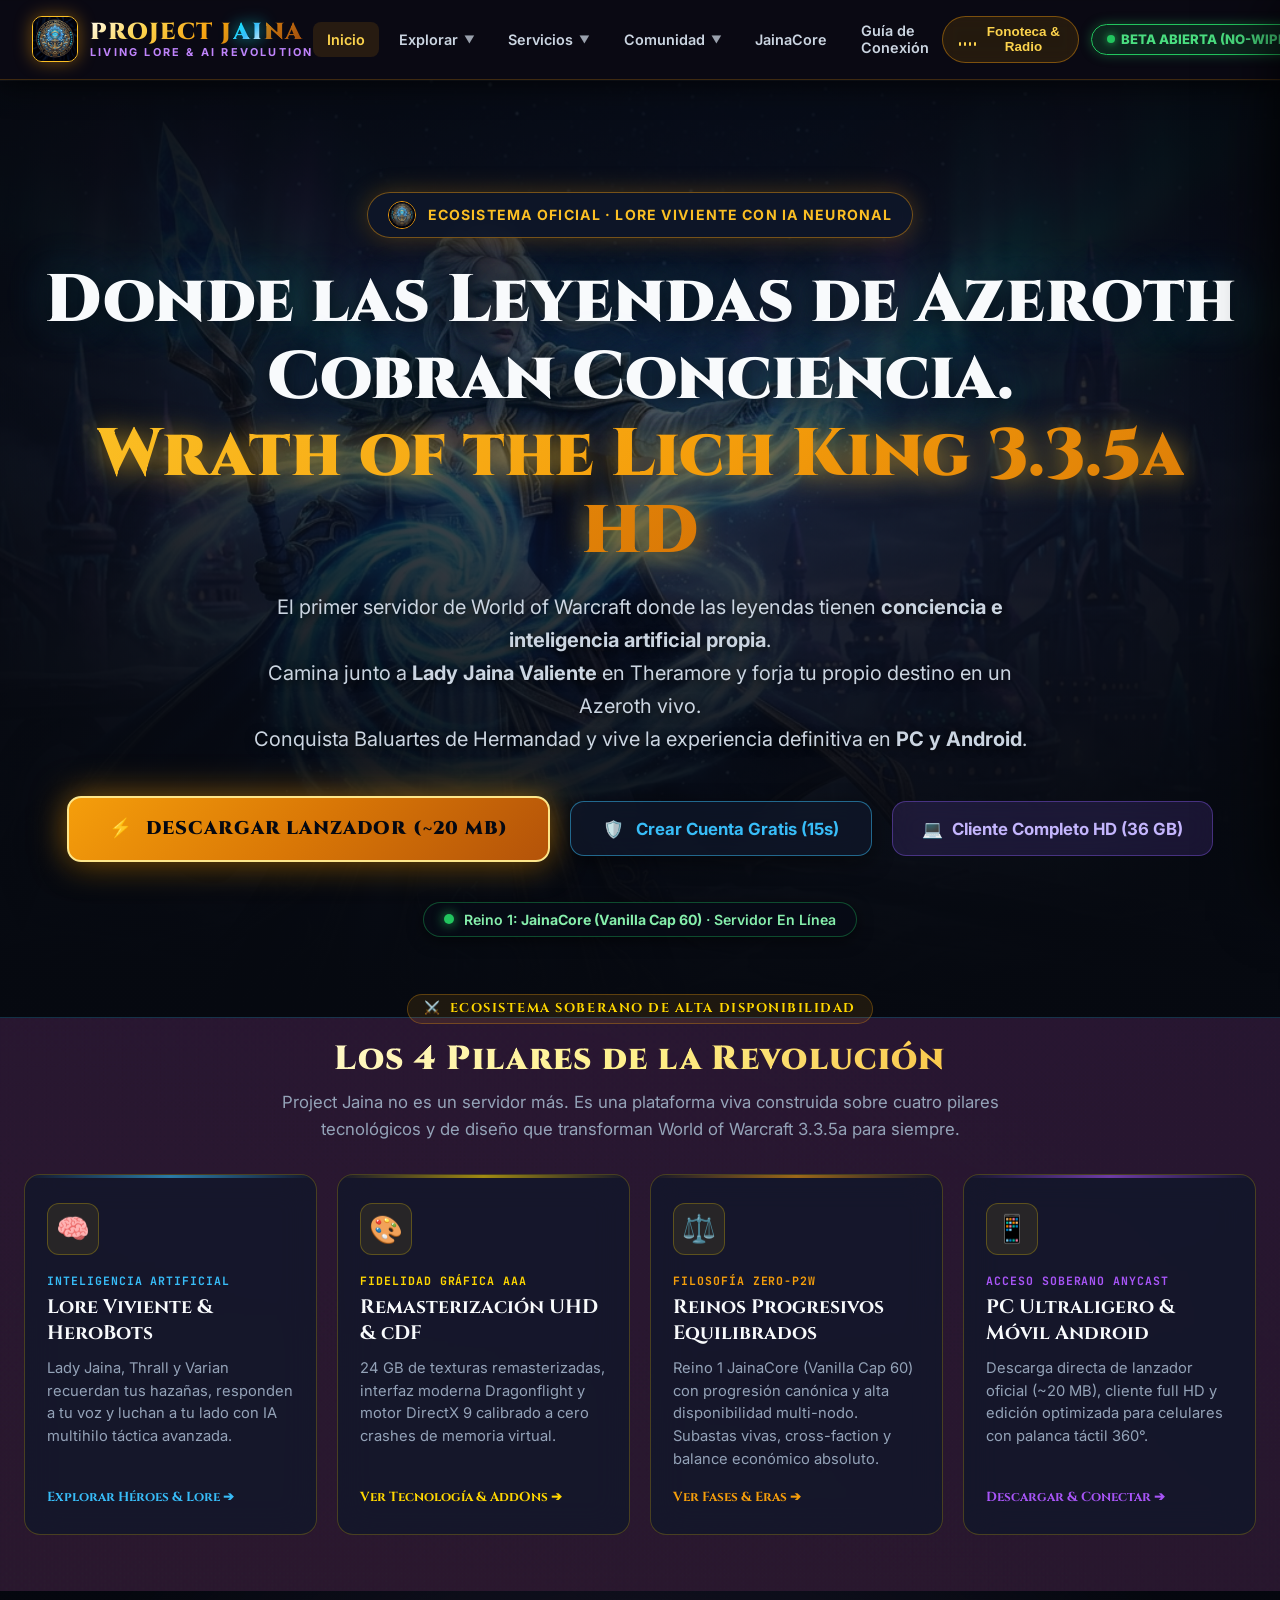
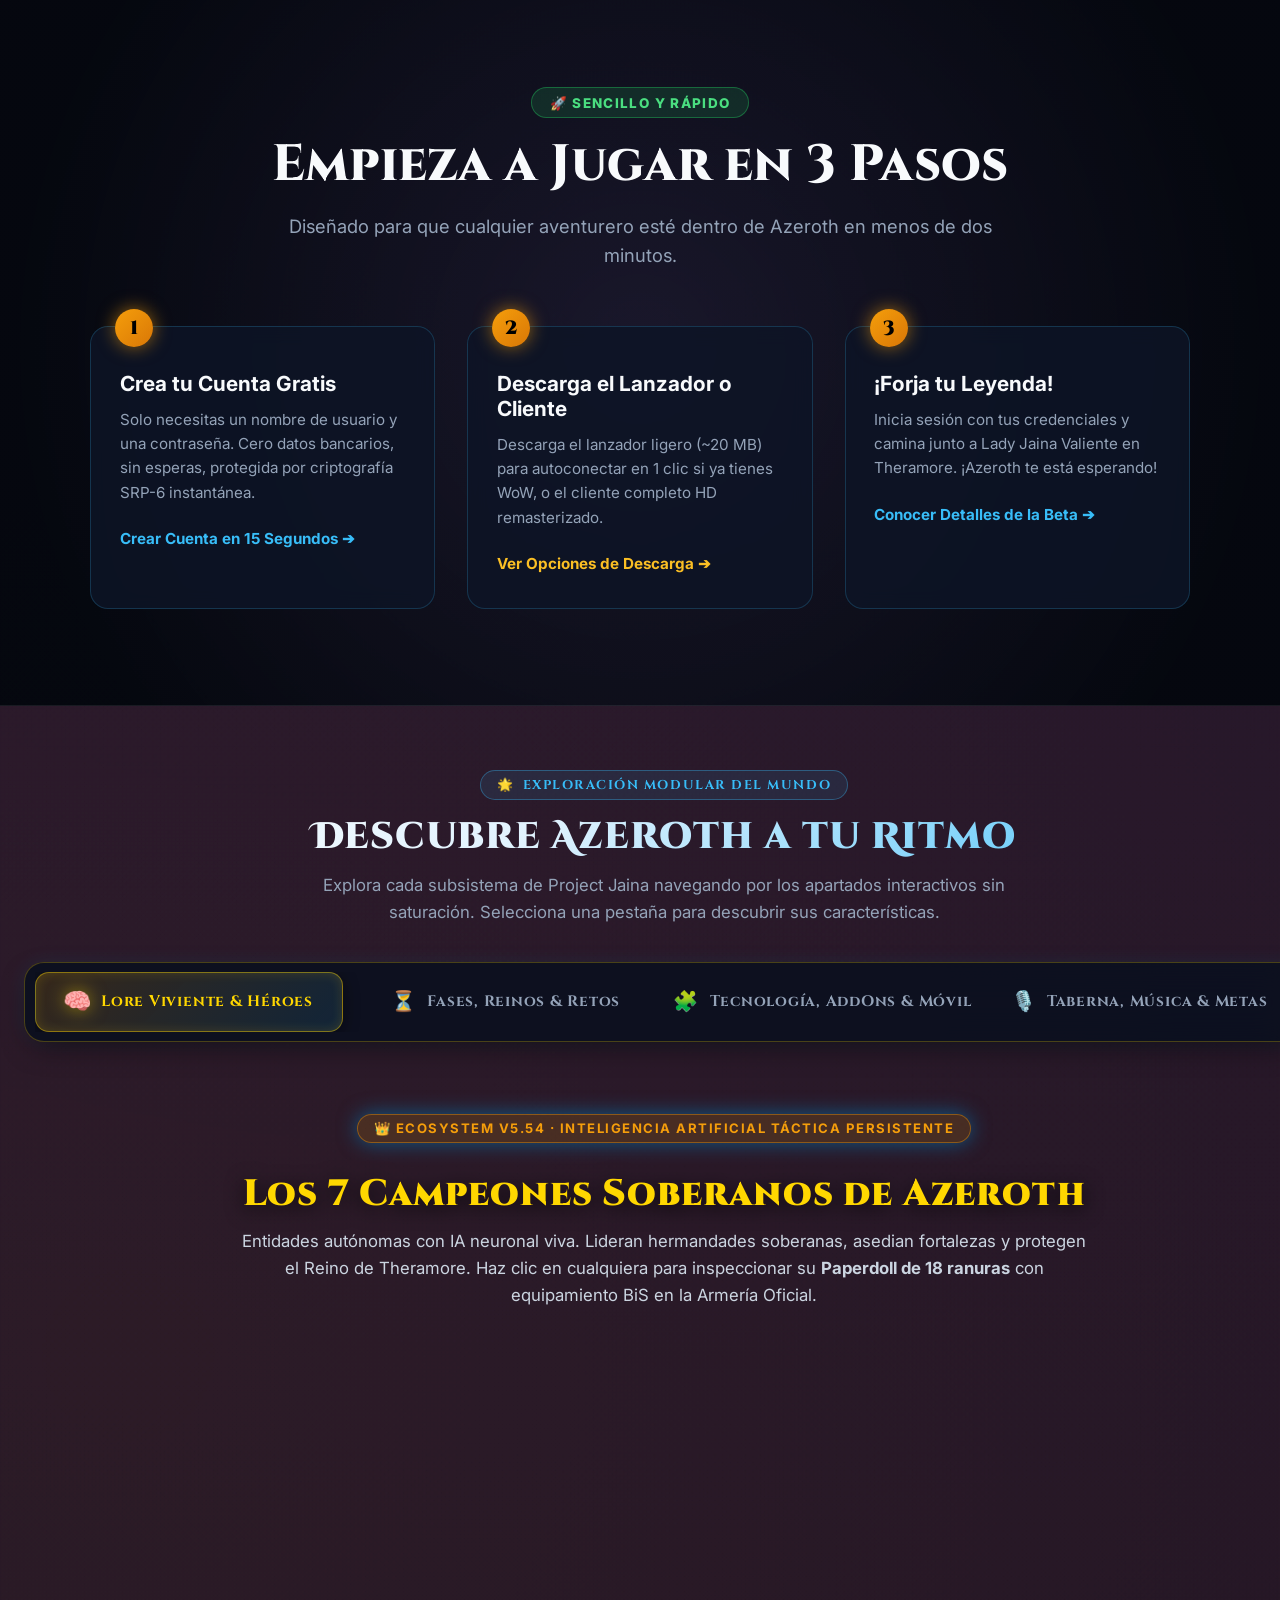
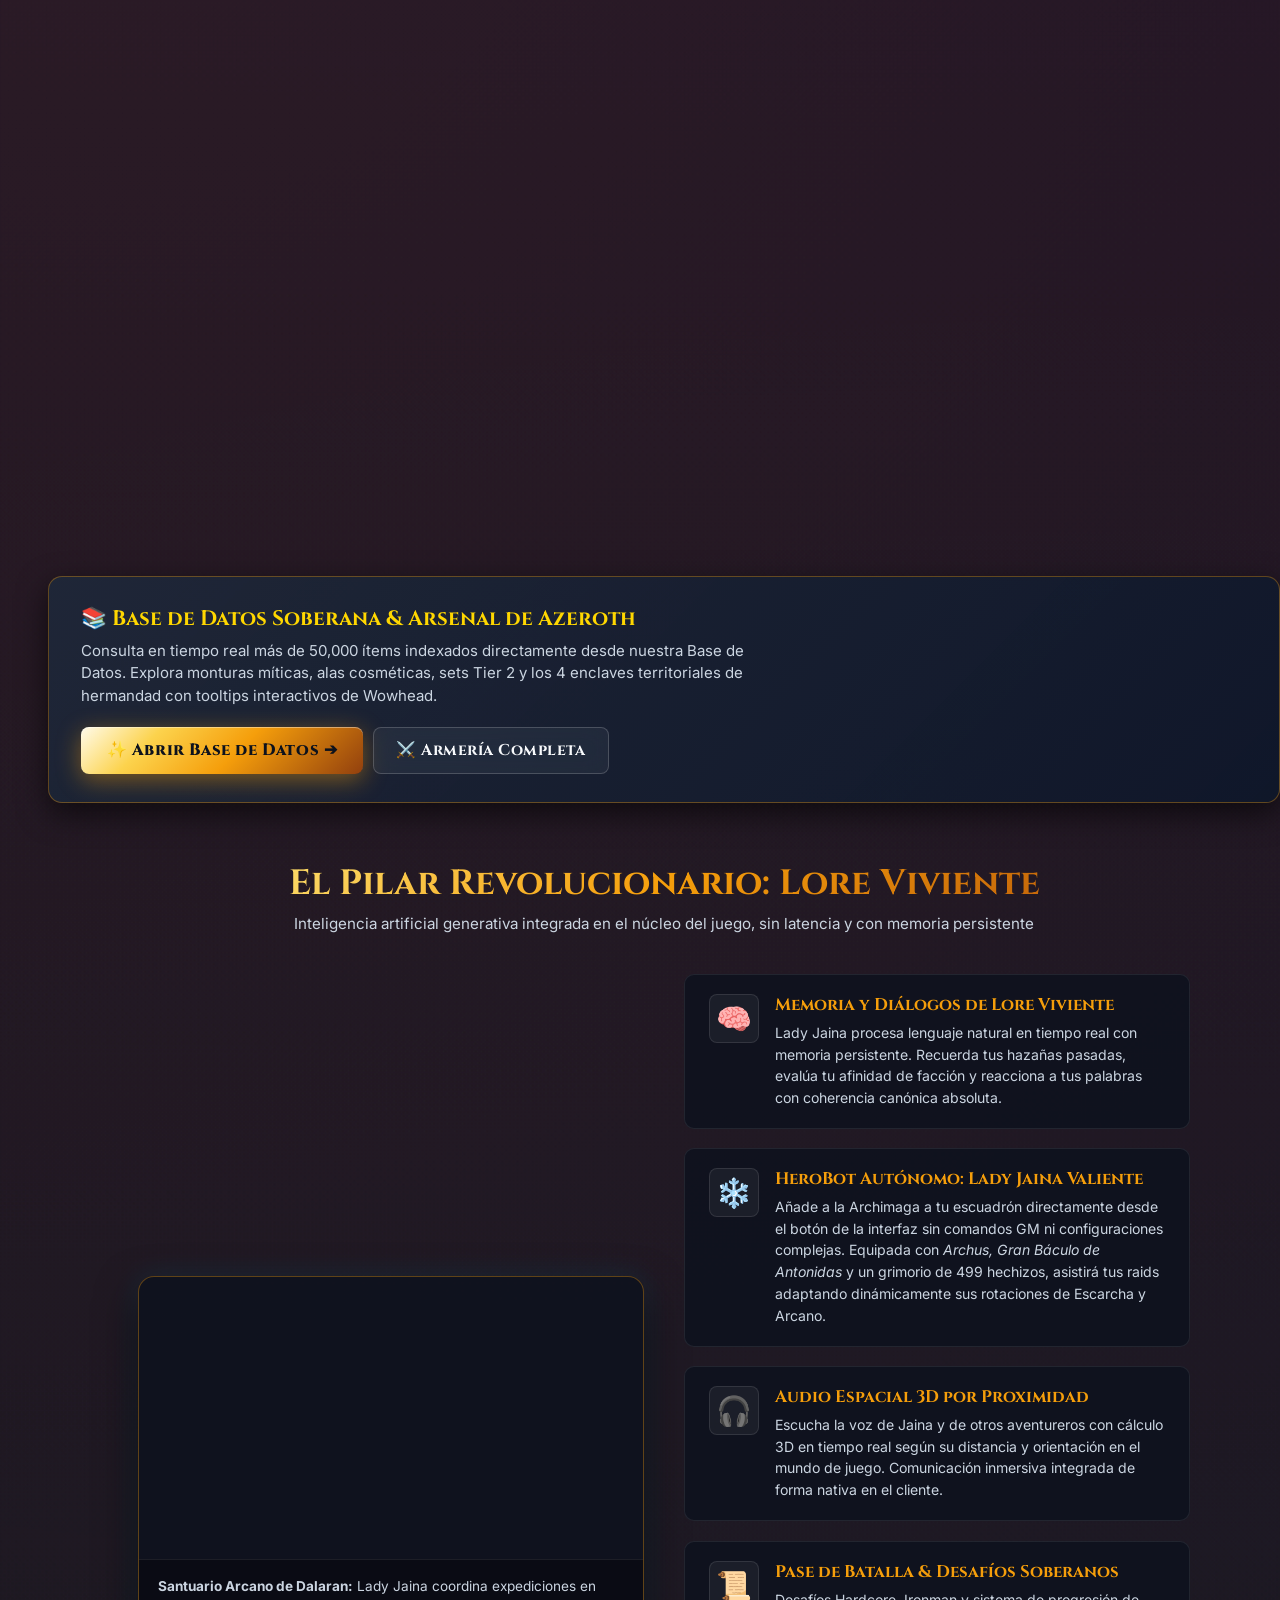
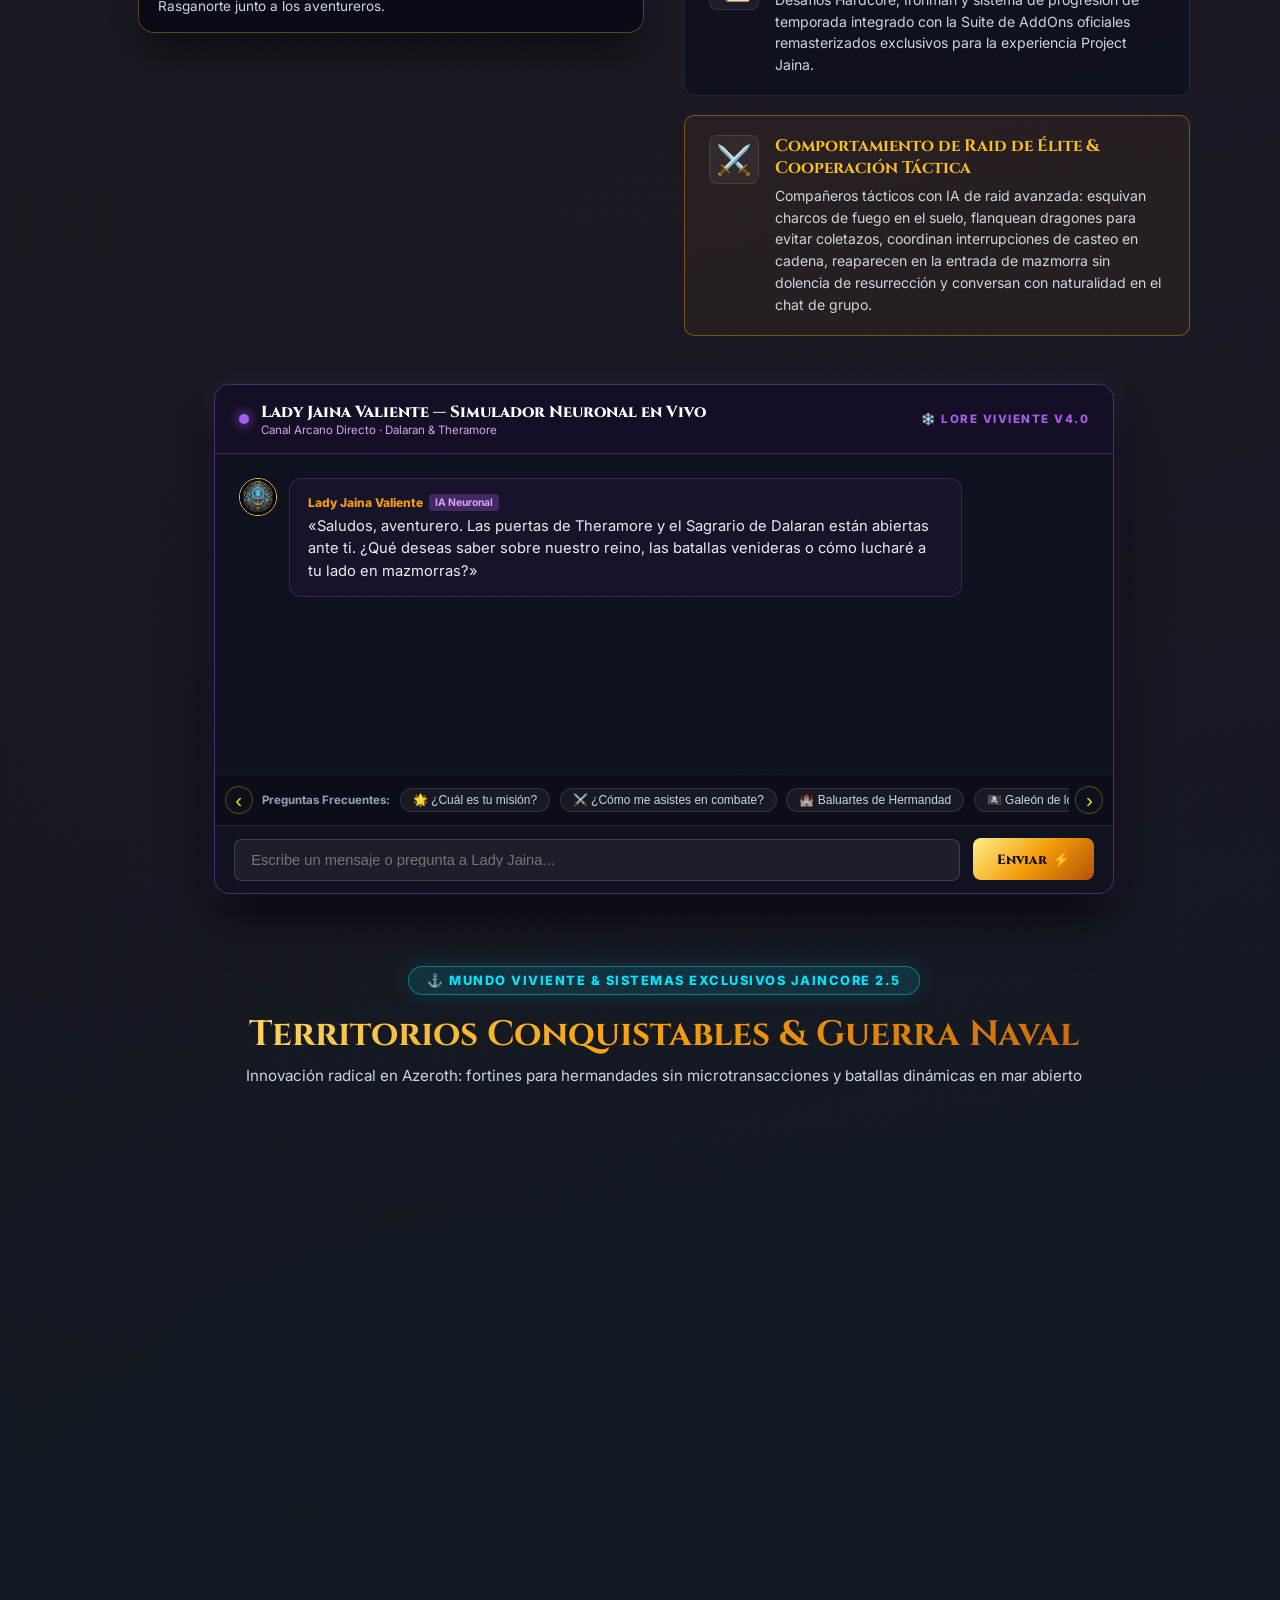
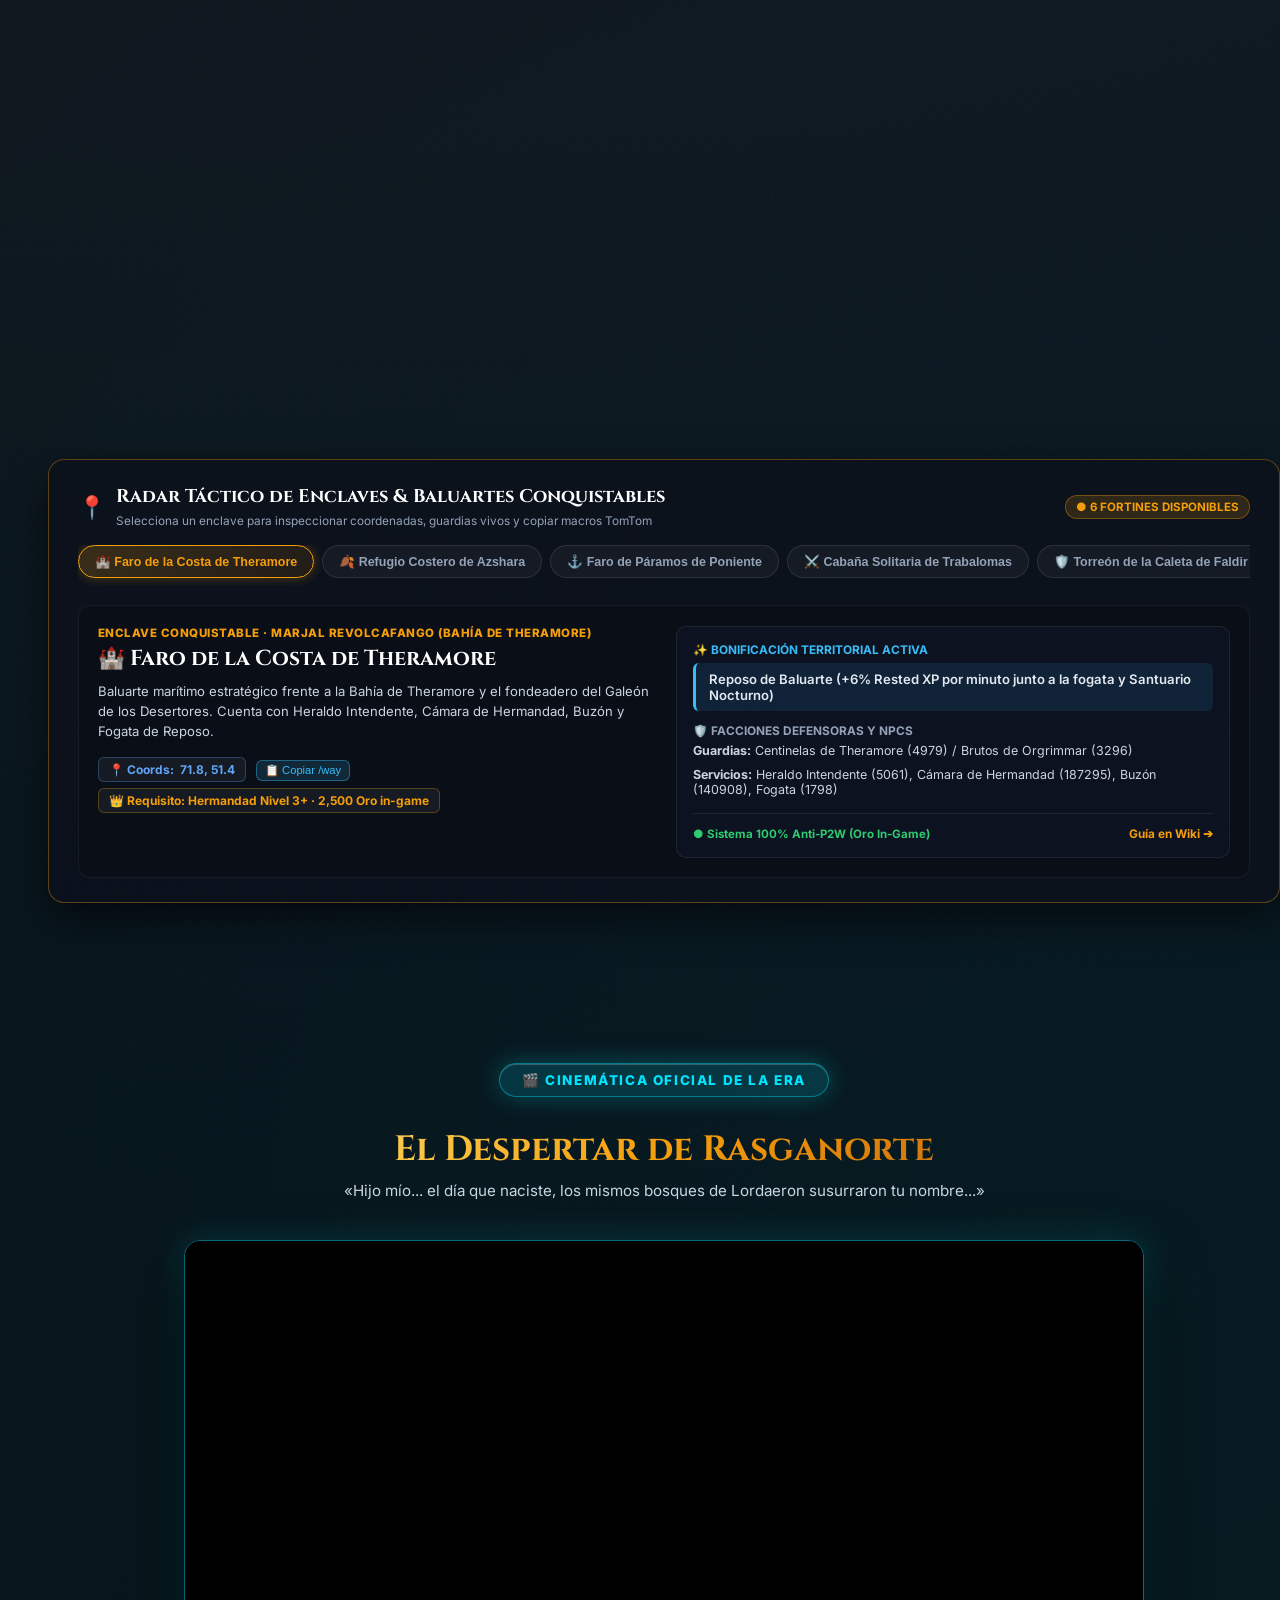
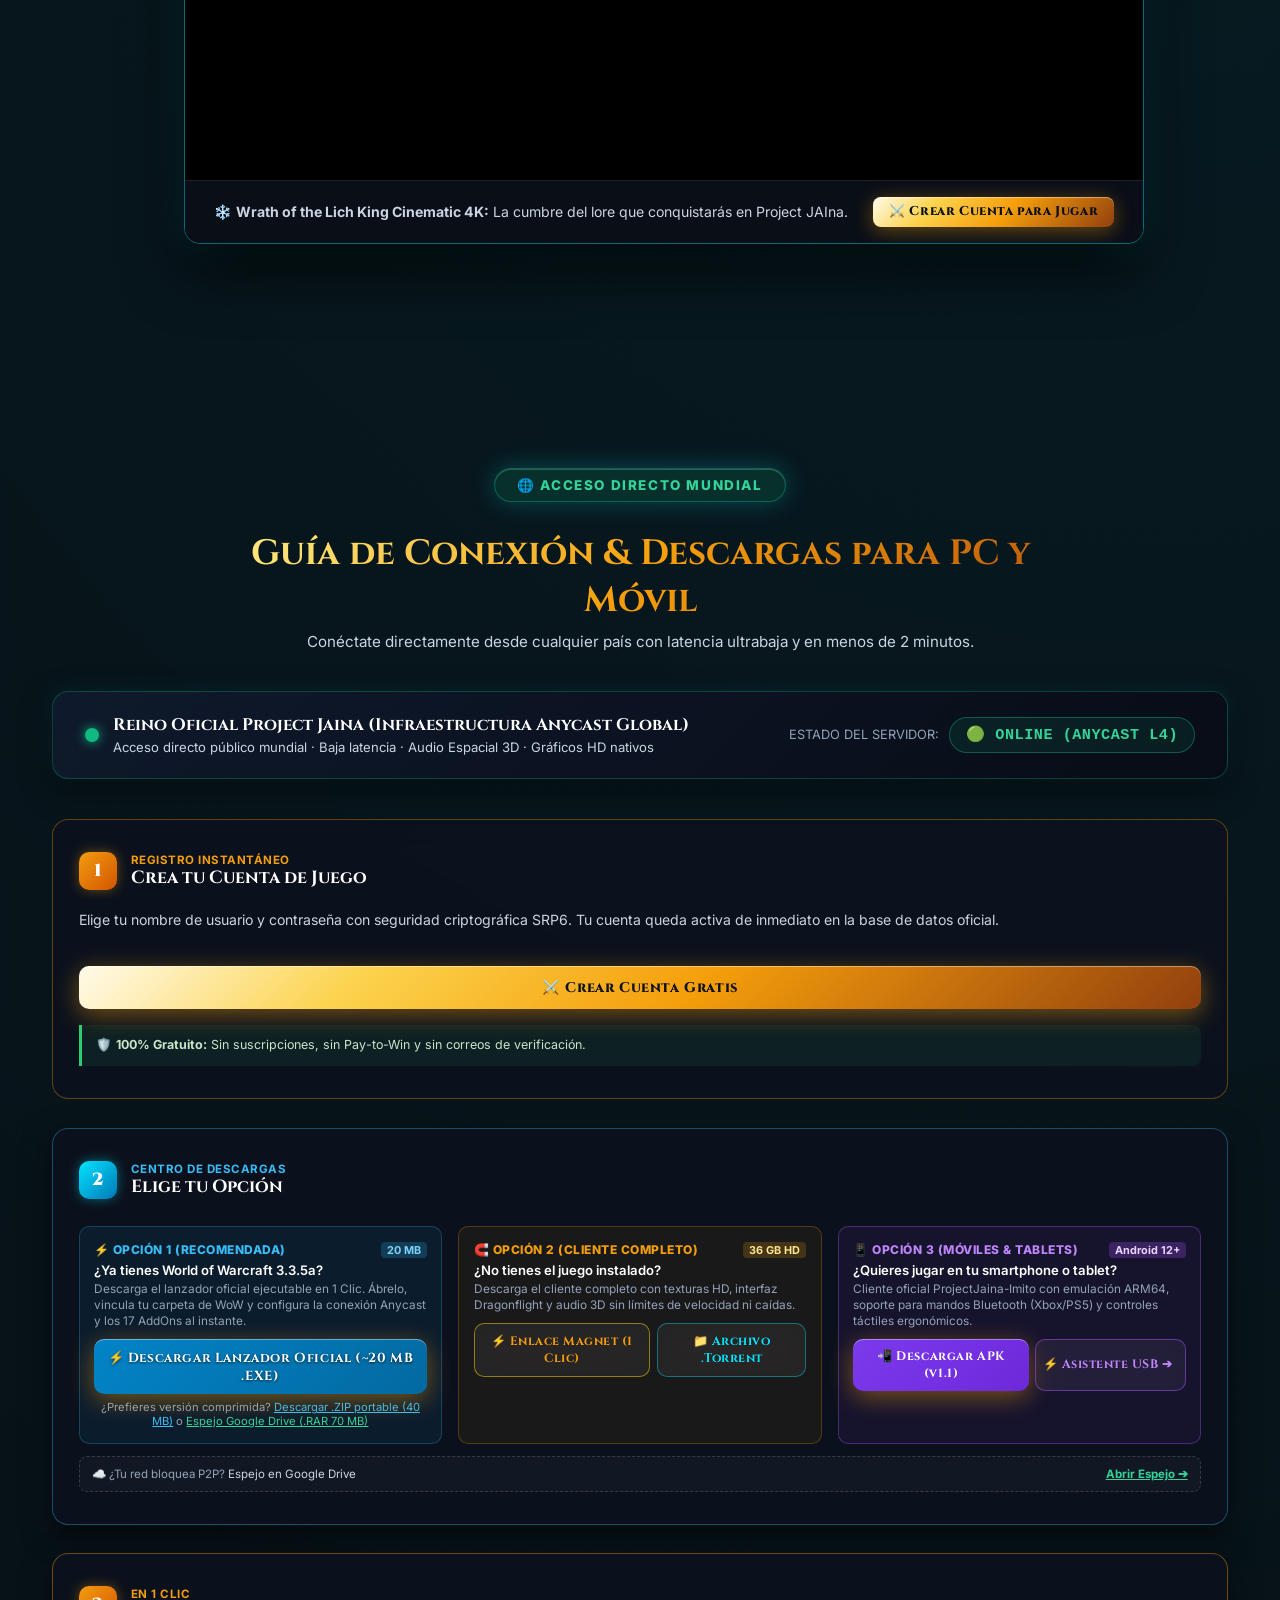
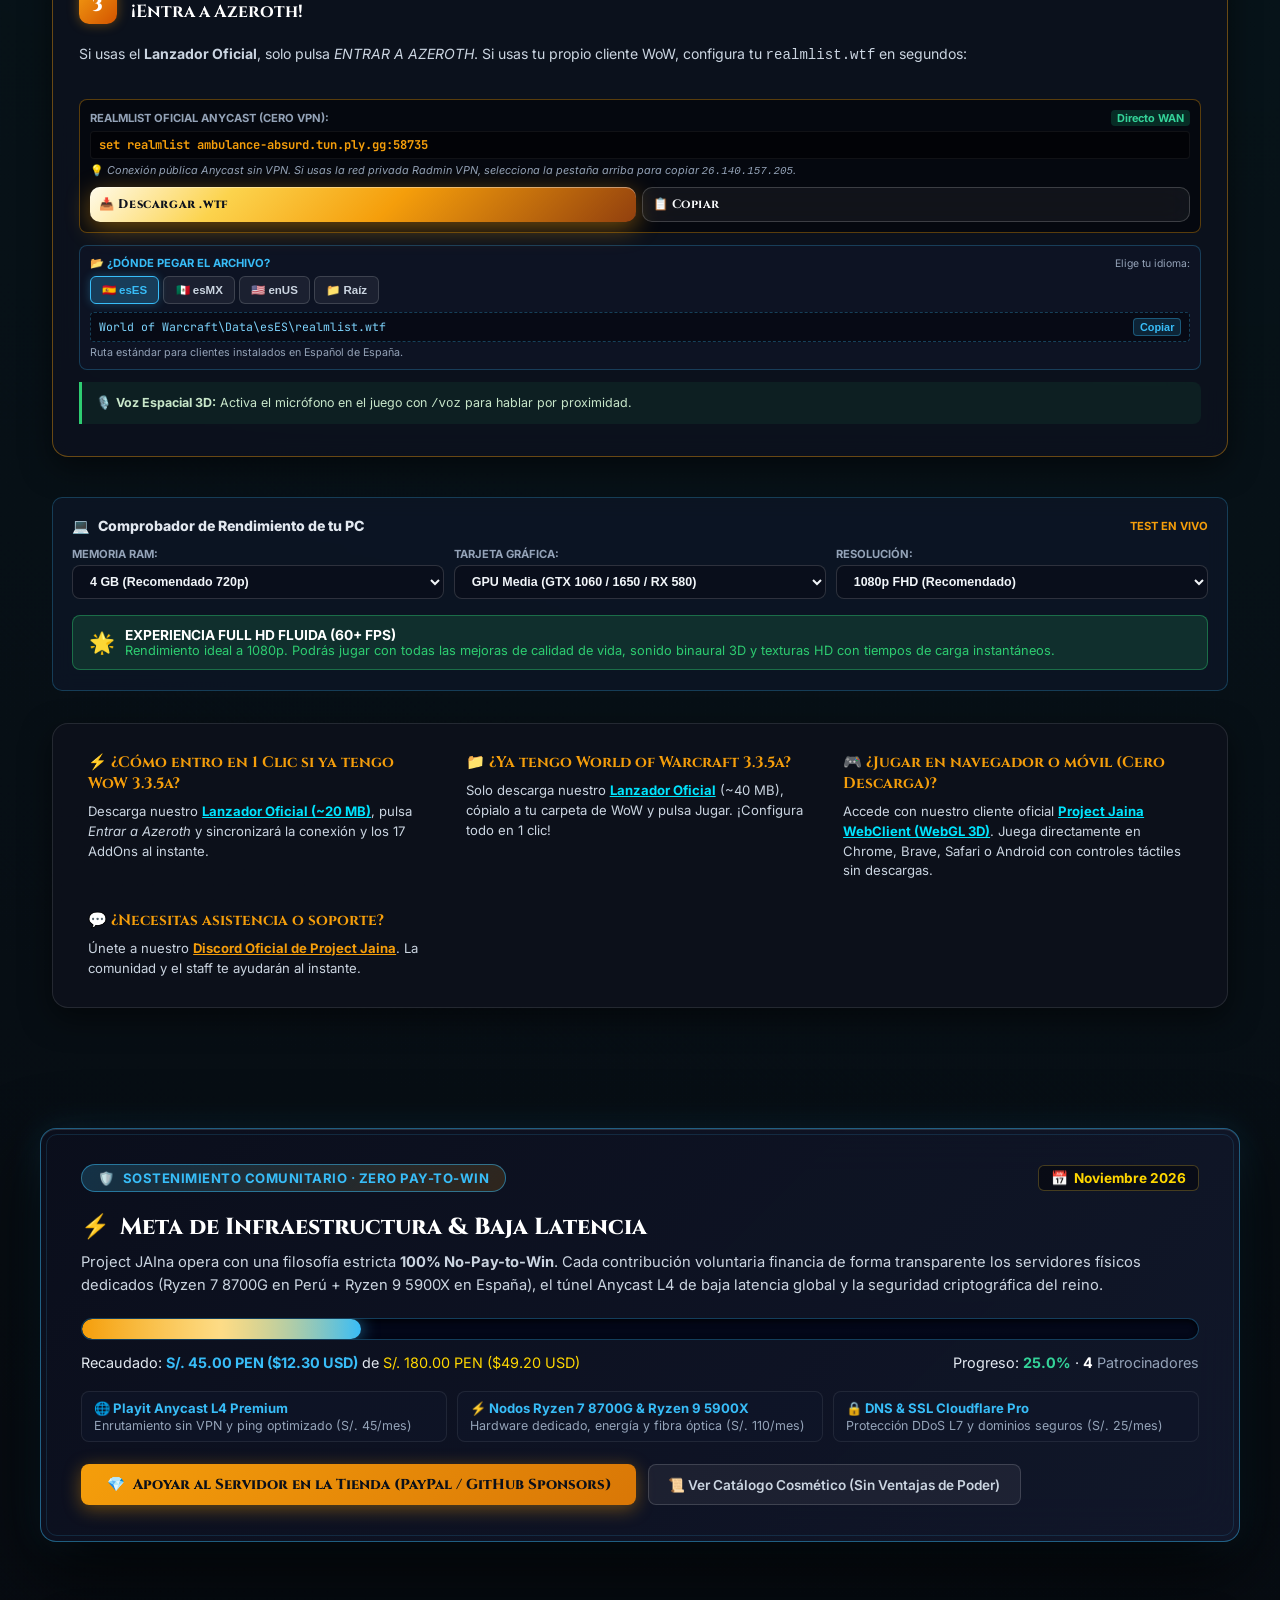
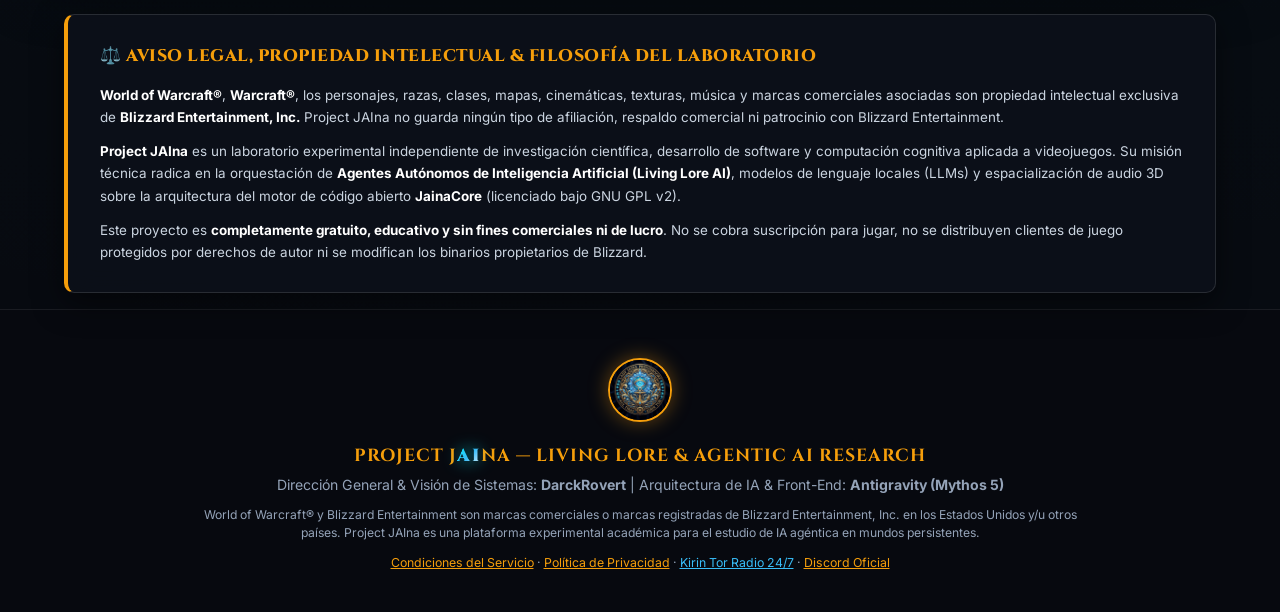
<file: index.html>
<!DOCTYPE html>

<html lang="es">
<head>
<meta charset="utf-8"/>
<meta content="width=device-width, initial-scale=1.0" name="viewport"/>
<meta name="color-scheme" content="dark only"/>
<meta name="darkreader-lock"/>
<title>Project JAIna — El Primer Servidor de WoW con Lore Viviente e IA | WotLK 3.3.5a</title>
<!-- GOOGLE FONTS PRECONNECT & OPTIMIZACIÓN DE RENDERIZADO AAA -->
<link href="https://fonts.googleapis.com" rel="preconnect"/>
<link crossorigin="" href="https://fonts.gstatic.com" rel="preconnect"/>
<link href="https://fonts.googleapis.com/css2?family=Cinzel+Decorative:wght@700;900&amp;family=Cinzel:wght@500;700;900&amp;family=Inter:wght@300;400;500;600;700&amp;family=JetBrains+Mono:wght@500;700&amp;family=Outfit:wght@400;500;600;700;800&amp;display=swap" rel="stylesheet"/>
<link href="css/style.css?v=20261104_v734" rel="stylesheet"/>
<link href="css/jaina_jukebox.css?v=20261030_v710" rel="stylesheet"/>
    <link href="css/discovery_tabs.css?v=20261104_v739" rel="stylesheet"/>

<link href="images/jaina_crest_logo.jpg" rel="icon"/>
<link rel="preload" as="image" href="images/jaina_hero_banner.jpg" fetchpriority="high"/>
</head>
<body>
<!-- NAVBAR AAA DE ALTA FIDELIDAD -->
<nav class="navbar" id="mainNavbar">
<a class="brand-container" href="index.html">
<img alt="Project JAIna Crest" class="brand-logo-img" src="images/jaina_crest_logo.jpg" width="46" height="46" fetchpriority="high" decoding="async"/>
<div>
<div class="brand-title">PROJECT J<span class="brand-ai-spark">AI</span>NA</div>
<div class="brand-subtitle">LIVING LORE &amp; AI REVOLUTION</div>
</div>
</a>
<ul class="nav-links" id="navbarLinks">
<li><a class="active" href="index.html">Inicio</a></li>
<!-- DROPDOWN: EXPLORAR -->
<li class="nav-item-dropdown">
<button aria-expanded="false" class="dropdown-trigger" type="button">
<span>Explorar</span>
<span class="dropdown-chevron">▼</span>
</button>
<div class="nav-dropdown-menu">
<a class="dropdown-item-link" href="#escaparate-web">
<span class="dropdown-item-icon">🌐</span>
<div class="dropdown-item-text">
<span class="dropdown-item-title">Azeroth en tu Navegador (WebClient)</span>
<span class="dropdown-item-desc">Juega directo en 3D sin descargas</span>
</div>
</a>
<a class="dropdown-item-link" href="#tres-formas-de-jugar">
<span class="dropdown-item-icon">⚔️</span>
<div class="dropdown-item-text">
<span class="dropdown-item-title">Tres Formas de Jugar</span>
<span class="dropdown-item-desc">Web 3D, PC Full HD y Móvil Android</span>
</div>
</a>
<a class="dropdown-item-link" href="#linea-de-fases">
<span class="dropdown-item-icon">⏳</span>
<div class="dropdown-item-text">
<span class="dropdown-item-title">Línea de Fases &amp; Eras</span>
<span class="dropdown-item-desc">Vanilla 60 a WotLK 80 Progresivo</span>
</div>
</a>
<a class="dropdown-item-link" href="#modos-de-juego">
<span class="dropdown-item-icon">💀</span>
<div class="dropdown-item-text">
<span class="dropdown-item-title">Modos de Juego &amp; Retos</span>
<span class="dropdown-item-desc">Normal, Hardcore, Ironman, Die &amp; Rise y Reto Andino</span>
</div>
</a>
<a class="dropdown-item-link" href="#economia-del-reino">
<span class="dropdown-item-icon">🪙</span>
<div class="dropdown-item-text">
<span class="dropdown-item-title">Economía &amp; Monedas</span>
<span class="dropdown-item-desc">Tokens de Jaina, Fichas de Evento y Subastas Vivas</span>
</div>
</a>
<a class="dropdown-item-link" href="#living-lore">
<span class="dropdown-item-icon">🧠</span>
<div class="dropdown-item-text">
<span class="dropdown-item-title">Lore Viviente &amp; Simulador IA</span>
<span class="dropdown-item-desc">HeroBots y LLM neuronal local</span>
</div>
</a>
<a class="dropdown-item-link" href="#mundo-viviente">
<span class="dropdown-item-icon">🏰</span>
<div class="dropdown-item-text">
<span class="dropdown-item-title">Baluartes &amp; Galeón Naval</span>
<span class="dropdown-item-desc">Enclaves de hermandad y eventos vivos</span>
</div>
</a>
<a class="dropdown-item-link" href="#addons-showcase">
<span class="dropdown-item-icon">🧩</span>
<div class="dropdown-item-text">
<span class="dropdown-item-title">Suite de 21 AddOns Oficiales</span>
<span class="dropdown-item-desc">MultiBot, DragonflightUI, Wardrobe y más</span>
</div>
</a>
<a class="dropdown-item-link" href="#juego-movil">
<span class="dropdown-item-icon">📱</span>
<div class="dropdown-item-text">
<span class="dropdown-item-title">Edición Móvil Android (ARM64)</span>
<span class="dropdown-item-desc">ProjectJaina-Imito con APK autónoma</span>
</div>
</a>
<a class="dropdown-item-link" href="#trailer-cinematico">
<span class="dropdown-item-icon">🎬</span>
<div class="dropdown-item-text">
<span class="dropdown-item-title">Cinemática de Rasganorte</span>
<span class="dropdown-item-desc">Wrath of the Lich King en 4K</span>
</div>
</a>
</div>
</li>
<!-- DROPDOWN: SERVICIOS -->
<li class="nav-item-dropdown">
<button aria-expanded="false" class="dropdown-trigger" type="button">
<span>Servicios</span>
<span class="dropdown-chevron">▼</span>
</button>
<div class="nav-dropdown-menu">
<a class="dropdown-item-link" href="cuenta.html">
<span class="dropdown-item-icon">👑</span>
<div class="dropdown-item-text">
<span class="dropdown-item-title">Panel de Mi Cuenta</span>
<span class="dropdown-item-desc">Gestión integral, personajes y unstuck</span>
</div>
</a>
<a class="dropdown-item-link" href="database.html">
<span class="dropdown-item-icon">📚</span>
<div class="dropdown-item-text">
<span class="dropdown-item-title">Base de Datos del Reino</span>
<span class="dropdown-item-desc">Items, hechizos y tablas de botín</span>
</div>
</a>
<a class="dropdown-item-link" href="armeria.html">
<span class="dropdown-item-icon">⚔️</span>
<div class="dropdown-item-text">
<span class="dropdown-item-title">Armería de Campeones</span>
<span class="dropdown-item-desc">Inspección de personajes y talentos</span>
</div>
</a>
<a class="dropdown-item-link" href="tienda.html">
<span class="dropdown-item-icon">💎</span>
<div class="dropdown-item-text">
<span class="dropdown-item-title">Tienda &amp; Donaciones</span>
<span class="dropdown-item-desc">Cosméticos exclusivos y apoyo</span>
</div>
</a>
<a class="dropdown-item-link" href="registro.html">
<span class="dropdown-item-icon">🛡️</span>
<div class="dropdown-item-text">
<span class="dropdown-item-title">Crear Cuenta SRP6</span>
<span class="dropdown-item-desc">Registro criptográfico instantáneo</span>
</div>
</a>
<a class="dropdown-item-link" href="wiki/index.html">
<span class="dropdown-item-icon">📖</span>
<div class="dropdown-item-text">
<span class="dropdown-item-title">Wiki Oficial de Project JAIna</span>
<span class="dropdown-item-desc">Guías completas, comandos y mecánicas</span>
</div>
</a>
<a class="dropdown-item-link" href="bugs.html">
<span class="dropdown-item-icon">🐛</span>
<div class="dropdown-item-text">
<span class="dropdown-item-title">BugTracker Oficial</span>
<span class="dropdown-item-desc">Reportes de incidencias y recompensas</span>
</div>
</a>
</div>
</li>
<!-- DROPDOWN: COMUNIDAD -->
<li class="nav-item-dropdown">
<button aria-expanded="false" class="dropdown-trigger" type="button">
<span>Comunidad</span>
<span class="dropdown-chevron">▼</span>
</button>
<div class="nav-dropdown-menu">
<a class="dropdown-item-link" href="voz/index.html">
<span class="dropdown-item-icon">🎙️</span>
<div class="dropdown-item-text">
<span class="dropdown-item-title">Voz Espacial 3D (WebRTC)</span>
<span class="dropdown-item-desc">Audio posicional 3D en navegador</span>
</div>
</a>
<a class="dropdown-item-link" href="radio/index.html">
<span class="dropdown-item-icon">📻</span>
<div class="dropdown-item-text">
<span class="dropdown-item-title">Kirin Tor Radio 24/7</span>
<span class="dropdown-item-desc">Streaming en vivo: Folk, Lofi, Épico y Metal</span>
</div>
</a>
<a class="dropdown-item-link" href="#comunidad-creadores">
<span class="dropdown-item-icon">🔥</span>
<div class="dropdown-item-text">
<span class="dropdown-item-title">Refugio de Creadores</span>
<span class="dropdown-item-desc">Esta es tu casa · Apoyo a streamers, músicos y artistas</span>
</div>
</a>
<a class="dropdown-item-link" href="#fonoteca-taberna">
<span class="dropdown-item-icon">🎶</span>
<div class="dropdown-item-text">
<span class="dropdown-item-title">Fonoteca &amp; Jukebox Lo-Fi</span>
<span class="dropdown-item-desc">Peacebloom Burn Slow &amp; Beats de Azeroth</span>
</div>
</a>
<a class="dropdown-item-link" href="https://discord.gg/cXxMuRJrfy" rel="noopener noreferrer" target="_blank">
<span class="dropdown-item-icon">💬</span>
<div class="dropdown-item-text">
<span class="dropdown-item-title">Discord Oficial</span>
<span class="dropdown-item-desc">Comunidad activa y soporte directo</span>
</div>
</a>
</div>
</li>
<li><a href="jainacore.html">JainaCore</a></li>
<li><a href="#como-jugar">Guía de Conexión</a></li>
</ul>
<div class="nav-actions-tray">
<button class="ambient-audio-btn" id="ambientAudioBtn" title="Fonoteca de la Taberna: Peacebloom Lo-Fi &amp; Ecos de Azeroth">
<div class="equalizer-wave">
<span class="eq-bar"></span>
<span class="eq-bar"></span>
<span class="eq-bar"></span>
<span class="eq-bar"></span>
</div>
<span class="audio-label">Fonoteca &amp; Radio</span>
</button>
<a class="btn-beta-live-pill" href="#fase-beta">
<span class="beta-dot-pulse"></span>BETA ABIERTA (NO-WIPE)
            </a>
<a class="btn-play-web-nav" href="#como-jugar">
<span>⚡</span> CÓMO JUGAR
            </a>
<a class="btn-cta-nav" href="registro.html">Crear Cuenta</a>
<button aria-label="Abrir Menú de Navegación" class="mobile-nav-toggle" id="mobileNavToggle">☰</button>
</div>
</nav>
<!-- HERO CINEMÁTICO V2 (ALTO IMPACTO & ACCESO EN 1 CLIC) -->
<header class="hero-cinematic-v2">
<div class="hero-v2-container">
<div class="hero-crest-badge">
<img alt="Project JAIna" class="hero-crest-mini" src="images/jaina_crest_logo.jpg" width="28" height="28" fetchpriority="high" decoding="async"/>
<span class="hero-crest-text">ECOSISTEMA OFICIAL · LORE VIVIENTE CON IA NEURONAL</span>
</div>
<h1 class="hero-v2-title">
                Donde las Leyendas de Azeroth Cobran Conciencia.<br/>
<span class="text-arcane-gold">Wrath of the Lich King 3.3.5a HD</span>
</h1>
<p class="hero-v2-subtitle">
                El primer servidor de World of Warcraft donde las leyendas tienen <strong>conciencia e inteligencia artificial propia</strong>.<br/>
                Camina junto a <strong>Lady Jaina Valiente</strong> en Theramore y forja tu propio destino en un Azeroth vivo.<br/>
                Conquista Baluartes de Hermandad y vive la experiencia definitiva en <strong>PC y Android</strong>.
            </p>
<div class="cta-trinity-container">
<a class="btn-play-web-pulse" download="ProjectJaina_Launcher.exe" href="downloads/ProjectJaina_Launcher.exe" id="btnHeroLauncher">
<span>⚡</span> DESCARGAR LANZADOR (~20 MB)
                </a>
<a class="btn-secondary-pc" href="registro.html">
<span>🛡️</span> Crear Cuenta Gratis (15s)
                </a>
<a class="btn-tertiary-register" href="#como-jugar">
<span>💻</span> Cliente Completo HD (36 GB)
                </a>
</div>
<div class="live-status-pill">
<span class="status-dot-pulse"></span>
<span>Reino 1: <strong>JainaCore (Vanilla Cap 60)</strong> · Servidor En Línea</span>
</div>
</div>
</header>
<!-- COMUNIDAD TRANSPARENTE: META MENSUAL DE INFRAESTRUCTURA (ZERO-P2W) -->


    <!-- =======================================================================
         LOS 4 PILARES CLAVE DE PROJECT JAINA (ABOVE THE FOLD / MINUTO CERO)
         Resuelve la sobrecarga cognitiva: expone los 4 valores cardinales en 5s.
         ======================================================================= -->
    <section class="key-pillars-section" id="los-4-pilares">
        <div class="key-pillars-header">
            <div class="key-pillars-badge">
                <span>⚔️</span>
                <span>ECOSISTEMA SOBERANO DE ALTA DISPONIBILIDAD</span>
            </div>
            <h2 class="key-pillars-title">Los 4 Pilares de la Revolución</h2>
            <p class="key-pillars-subtitle">
                Project Jaina no es un servidor más. Es una plataforma viva construida sobre cuatro pilares tecnológicos y de diseño que transforman World of Warcraft 3.3.5a para siempre.
            </p>
        </div>
        <div class="key-pillars-grid">
            <!-- Pilar 1: HeroBots IA -->
            <article class="pillar-card" style="--pillar-accent: #38bdf8;">
                <div class="pillar-card-icon">🧠</div>
                <div class="pillar-card-tag">Inteligencia Artificial</div>
                <h3 class="pillar-card-title">Lore Viviente &amp; HeroBots</h3>
                <p class="pillar-card-desc">
                    Lady Jaina, Thrall y Varian recuerdan tus hazañas, responden a tu voz y luchan a tu lado con IA multihilo táctica avanzada.
                </p>
                <a href="#tab-lore" class="pillar-card-action">Explorar Héroes &amp; Lore ➔</a>
            </article>

            <!-- Pilar 2: Gráficos UHD -->
            <article class="pillar-card" style="--pillar-accent: #ffd700;">
                <div class="pillar-card-icon">🎨</div>
                <div class="pillar-card-tag">Fidelidad Gráfica AAA</div>
                <h3 class="pillar-card-title">Remasterización UHD &amp; cDF</h3>
                <p class="pillar-card-desc">
                    24 GB de texturas remasterizadas, interfaz moderna Dragonflight y motor DirectX 9 calibrado a cero crashes de memoria virtual.
                </p>
                <a href="#tab-tech" class="pillar-card-action">Ver Tecnología &amp; AddOns ➔</a>
            </article>

            <!-- Pilar 3: Reinos Progresivos -->
            <article class="pillar-card" style="--pillar-accent: #f59e0b;">
                <div class="pillar-card-icon">⚖️</div>
                <div class="pillar-card-tag">Filosofía Zero-P2W</div>
                <h3 class="pillar-card-title">Reinos Progresivos Equilibrados</h3>
                <p class="pillar-card-desc">
                    Reino 1 JainaCore (Vanilla Cap 60) con progresión canónica y alta disponibilidad multi-nodo. Subastas vivas, cross-faction y balance económico absoluto.
                </p>
                <a href="#tab-fases" class="pillar-card-action">Ver Fases &amp; Eras ➔</a>
            </article>

            <!-- Pilar 4: Multiplataforma -->
            <article class="pillar-card" style="--pillar-accent: #a855f7;">
                <div class="pillar-card-icon">📱</div>
                <div class="pillar-card-tag">Acceso Soberano Anycast</div>
                <h3 class="pillar-card-title">PC Ultraligero &amp; Móvil Android</h3>
                <p class="pillar-card-desc">
                    Descarga directa de lanzador oficial (~20 MB), cliente full HD y edición optimizada para celulares con palanca táctil 360°.
                </p>
                <a href="#como-jugar" class="pillar-card-action">Descargar &amp; Conectar ➔</a>
            </article>
        </div>
    </section>

<section class="three-steps-section" id="empezar-en-3-pasos">
<div class="steps-container">
<div style="text-align: center; max-width: 780px; margin: 0 auto 3.5rem;">
<div class="showcase-tag" style="background: rgba(34, 197, 94, 0.15); border-color: rgba(34, 197, 94, 0.4); color: #4ade80;">
                    🚀 SENCILLO Y RÁPIDO
                </div>
<h2 class="showcase-title">Empieza a Jugar en 3 Pasos</h2>
<p class="showcase-desc">
                    Diseñado para que cualquier aventurero esté dentro de Azeroth en menos de dos minutos.
                </p>
</div>
<div class="steps-grid">
<!-- Paso 1 -->
<div class="step-card">
<div class="step-number">1</div>
<h4>Crea tu Cuenta Gratis</h4>
<p>Solo necesitas un nombre de usuario y una contraseña. Cero datos bancarios, sin esperas, protegida por criptografía SRP-6 instantánea.</p>
<a class="step-cta-link" href="registro.html">
                        Crear Cuenta en 15 Segundos ➔
                    </a>
</div>
<!-- Paso 2 -->
<div class="step-card">
<div class="step-number">2</div>
<h4>Descarga el Lanzador o Cliente</h4>
<p>Descarga el lanzador ligero (~20 MB) para autoconectar en 1 clic si ya tienes WoW, o el cliente completo HD remasterizado.</p>
<a class="step-cta-link" href="#como-jugar" style="color: #fbbf24;">
                        Ver Opciones de Descarga ➔
                    </a>
</div>
<!-- Paso 3 -->
<div class="step-card">
<div class="step-number">3</div>
<h4>¡Forja tu Leyenda!</h4>
<p>Inicia sesión con tus credenciales y camina junto a Lady Jaina Valiente en Theramore. ¡Azeroth te está esperando!</p>
<a class="step-cta-link" href="#fase-beta">
                        Conocer Detalles de la Beta ➔
                    </a>
</div>
</div>
</div>
</section>
<!-- BANNER CONSOLIDADO: INFORMACIÓN DE BETA ABIERTA, REALMLIST & CUENTA REGRESIVA -->


    <!-- =======================================================================
         HUB DE EXPLORACIÓN MODULAR (REVELACIÓN PROGRESIVA DE 40 SISTEMAS)
         Estructura progresiva: agrupa el contenido profundo en 4 vistas temáticas.
         ======================================================================= -->
    <section class="discovery-hub-section" id="hub-exploracion">
        <div class="discovery-hub-header">
            <div class="discovery-hub-badge">
                <span>🌟</span>
                <span>EXPLORACIÓN MODULAR DEL MUNDO</span>
            </div>
            <h2 class="discovery-hub-title">Descubre Azeroth a tu Ritmo</h2>
            <p class="discovery-hub-desc">
                Explora cada subsistema de Project Jaina navegando por los apartados interactivos sin saturación. Selecciona una pestaña para descubrir sus características.
            </p>
        </div>

        <!-- Barra de Pestañas Flotante / Sticky -->
        <div class="discovery-tabs-nav-wrapper">
            <ul class="discovery-tabs-nav" role="tablist">
                <li class="discovery-tab-item">
                    <button class="discovery-tab-btn active" data-target-tab="tab-lore" role="tab" aria-selected="true">
                        <span class="tab-btn-icon">🧠</span>
                        <span>Lore Viviente &amp; Héroes</span>
                    </button>
                </li>
                <li class="discovery-tab-item">
                    <button class="discovery-tab-btn" data-target-tab="tab-fases" role="tab" aria-selected="false">
                        <span class="tab-btn-icon">⏳</span>
                        <span>Fases, Reinos &amp; Retos</span>
                    </button>
                </li>
                <li class="discovery-tab-item">
                    <button class="discovery-tab-btn" data-target-tab="tab-tech" role="tab" aria-selected="false">
                        <span class="tab-btn-icon">🧩</span>
                        <span>Tecnología, AddOns &amp; Móvil</span>
                    </button>
                </li>
                <li class="discovery-tab-item">
                    <button class="discovery-tab-btn" data-target-tab="tab-comunidad" role="tab" aria-selected="false">
                        <span class="tab-btn-icon">🎙️</span>
                        <span>Taberna, Música &amp; Metas</span>
                    </button>
                </li>
            </ul>
        </div>

        <!-- PANELES DE CONTENIDO (DISCOVERY TAB PANES) -->
        <div class="discovery-tab-panes-container">
            <!-- TAB 1: LORE VIVIENTE & HÉROES -->
            <div class="discovery-tab-pane active" id="tab-lore" role="tabpanel">

<section class="sovereign-champions-section" id="campeones-soberanos">
<div style="text-align: center; margin-bottom: 2rem;">
<div class="beta-header-badge" style="background: rgba(245, 158, 11, 0.15); border: 1px solid rgba(245, 158, 11, 0.4); color: var(--gold-primary); display: inline-flex; align-items: center; gap: 6px; padding: 0.35rem 1rem; border-radius: 20px; font-size: 0.82rem; font-weight: 700;">
                    👑 ECOSYSTEM V5.54 · INTELIGENCIA ARTIFICIAL TÁCTICA PERSISTENTE
                </div>
<h2 style="color: #ffd700; font-size: 2.3rem; font-family: 'Cinzel', serif; margin: 0.6rem 0 0.6rem; font-weight: 900; letter-spacing: 0.8px; text-shadow: 0 4px 20px rgba(0,0,0,0.8);">
                    Los 7 Campeones Soberanos de Azeroth
                </h2>
<p style="color: #cbd5e1; font-size: 1.05rem; max-width: 860px; margin: 0 auto; line-height: 1.6;">
                    Entidades autónomas con IA neuronal viva. Lideran hermandades soberanas, asedian fortalezas y protegen el Reino de Theramore. Haz clic en cualquiera para inspeccionar su <strong>Paperdoll de 18 ranuras</strong> con equipamiento BiS en la Armería Oficial.
                </p>
</div>
<div class="champions-grid"><div class="champion-card class-mago">
<div>
<div class="champion-card-header">
<div class="champion-avatar" style="border-color: #38bdf8; box-shadow: 0 0 15px rgba(56, 189, 248, 0.5);">
<img alt="Lady Jaina Valiente" src="images/jaina_arcane_sanctum.jpg" loading="lazy" decoding="async"/>
</div>
<div class="champion-title-wrap">
<h3 style="color: #38bdf8;">Lady Jaina Valiente</h3>
<span class="champion-role-badge">GRAN ARCHIMAGA · &lt;El Kirin Tor&gt;</span>
</div>
</div>
<p class="champion-desc">
                            Líder soberana de Theramore. Equipada con el set <strong>Tier 3 Frostfire</strong> completo y el mítico <em>Buscador de Almas (Soulseeker)</em> de Naxxramas.
                        </p>
<div class="champion-tags">
<span class="champion-tag">Nivel 60 Vanilla</span>
<span class="champion-tag" style="color: #ffd700;">2,306 GS</span>
<span class="champion-tag" style="color: #38bdf8;">Escarcha / Arcano</span>
</div>
</div>
<a class="champion-btn-inspect btn-primary" href="armeria.html?inspect=Jaina">
                        🔍 Inspeccionar Paperdoll ➔
                    </a>
</div><div class="champion-card class-picaro">
<div>
<div class="champion-card-header">
<div class="champion-avatar" style="border-color: #ef4444; box-shadow: 0 0 15px rgba(239, 68, 68, 0.5);">
<img alt="Rogotten" src="images/rogotten_portrait.jpg" loading="lazy" decoding="async"/>
</div>
<div class="champion-title-wrap">
<h3 style="color: #f87171;">Rogotten</h3>
<span class="champion-role-badge">PÍCARO ÉLITE · &lt;La Horda de Orgrimmar&gt;</span>
</div>
</div>
<p class="champion-desc">
                            Asesino Elfo de Sangre con <strong>18/18 BiS Tier 2 Bloodfang</strong>, <em>Hoja de Perdición</em> y <em>Diente de Can del Núcleo</em>. Rotación táctica de sigilo.
                        </p>
<div class="champion-tags">
<span class="champion-tag">Nivel 60 Vanilla</span>
<span class="champion-tag" style="color: #ffd700;">2,137 GS</span>
<span class="champion-tag" style="color: #f87171;">Combate / Daga</span>
</div>
</div>
<a class="champion-btn-inspect btn-primary" href="armeria.html?inspect=Rogotten" style="background: linear-gradient(135deg, #b91c1c 0%, #7f1d1d 100%); border-color: #ef4444; color: #ffffff !important;">
                        🔍 Inspeccionar Paperdoll ➔
                    </a>
</div><div class="champion-card class-chaman">
<div>
<div class="champion-card-header">
<div class="champion-avatar" style="border-color: #f59e0b; box-shadow: 0 0 15px rgba(245, 158, 11, 0.5);">
<img alt="Jefe de Guerra Thrall" src="images/thrall_portrait.jpg" loading="lazy" decoding="async"/>
</div>
<div class="champion-title-wrap">
<h3 style="color: var(--gold-primary);">Jefe de Guerra Thrall</h3>
<span class="champion-role-badge">CHAMÁN LOBO GÉLIDO · &lt;Los Hijos de Durotar&gt;</span>
</div>
</div>
<p class="champion-desc">
                            Guardián de los elementos y Jefe de Guerra de la Horda. Maestro del <strong>Tier 3 Earthshatter</strong>, portador de <em>Martillo del Vacío Abisal</em> y <em>Escudo de Condenación</em>.
                        </p>
<div class="champion-tags">
<span class="champion-tag">Nivel 60 Vanilla</span>
<span class="champion-tag" style="color: #ffd700;">2,486 GS</span>
<span class="champion-tag" style="color: #f59e0b;">Restauración / Elemental</span>
</div>
</div>
<a class="champion-btn-inspect btn-primary" href="armeria.html?inspect=Thrall">
                        🔍 Inspeccionar Paperdoll ➔
                    </a>
</div><div class="champion-card class-paladin">
<div>
<div class="champion-card-header">
<div class="champion-avatar" style="border-color: #eab308; box-shadow: 0 0 15px rgba(234, 179, 8, 0.5);">
<img alt="Silka" src="images/silka_portrait.jpg" loading="lazy" decoding="async"/>
</div>
<div class="champion-title-wrap">
<h3 style="color: #facc15;">Silka</h3>
<span class="champion-role-badge">PALADINA TANQUE · &lt;La Horda de Orgrimmar&gt;</span>
</div>
</div>
<p class="champion-desc">
                            Vanguardia inamovible con armadura sagrada <strong>Tier 2 Judgement</strong>, <em>Quel'Serrar</em> y el <em>Baluarte Reforzado de Elementium</em>. Guardiana de la Luz en primera línea.
                        </p>
<div class="champion-tags">
<span class="champion-tag">Nivel 60 Vanilla</span>
<span class="champion-tag" style="color: #ffd700;">2,072 GS</span>
<span class="champion-tag" style="color: #facc15;">Protección</span>
</div>
</div>
<a class="champion-btn-inspect btn-primary" href="armeria.html?inspect=Silka" style="background: linear-gradient(135deg, #a16207 0%, #713f12 100%); border-color: #eab308; color: #ffffff !important;">
                        🔍 Inspeccionar Paperdoll ➔
                    </a>
</div><div class="champion-card class-brujo">
<div>
<div class="champion-card-header">
<div class="champion-avatar" style="border-color: #a855f7; box-shadow: 0 0 15px rgba(168, 85, 247, 0.5);">
<img alt="Elnazzareno" src="images/elnazzareno_portrait.png" loading="lazy" decoding="async"/>
</div>
<div class="champion-title-wrap">
<h3 style="color: #c084fc;">Elnazzareno</h3>
<span class="champion-role-badge">SEÑOR BRUJO · &lt;El Kirin Tor&gt;</span>
</div>
</div>
<p class="champion-desc">
                            Maestro de las sombras y el fuego vil. Equipado con el set <strong>Tier 3 Plagueheart (Corazón de la Peste)</strong> completo y el legendario <em>Atiesh, Gran Báculo del Guardián</em>.
                        </p>
<div class="champion-tags">
<span class="champion-tag">Nivel 60 Vanilla</span>
<span class="champion-tag" style="color: #ffd700;">2,357 GS</span>
<span class="champion-tag" style="color: #c084fc;">Aflicción / Destrucción</span>
</div>
</div>
<a class="champion-btn-inspect btn-primary" href="armeria.html?inspect=Elnazzareno" style="background: linear-gradient(135deg, #6b21a8 0%, #3b0764 100%); border-color: #a855f7; color: #ffffff !important;">
                        🔍 Inspeccionar Paperdoll ➔
                    </a>
</div><div class="champion-card class-guerrero">
<div>
<div class="champion-card-header">
<div class="champion-avatar" style="border-color: #d97706; box-shadow: 0 0 15px rgba(217, 119, 6, 0.5);">
<img alt="Rey Varian Wrynn" src="images/varian_portrait.jpg" loading="lazy" decoding="async"/>
</div>
<div class="champion-title-wrap">
<h3 style="color: #fbbf24;">Rey Varian Wrynn</h3>
<span class="champion-role-badge">GRAN REY · &lt;Guardia Real de Ventormenta&gt;</span>
</div>
</div>
<p class="champion-desc">
                            El Lobo Fantasma de Ventormenta. Blindado con el <strong>Tier 3 Dreadnaught</strong> de Naxxramas, portador de <em>Trueno Furioso (Thunderfury)</em> y <em>El Rostro de la Muerte</em>.
                        </p>
<div class="champion-tags">
<span class="champion-tag">Nivel 60 Vanilla</span>
<span class="champion-tag" style="color: #ffd700;">2,502 GS</span>
<span class="champion-tag" style="color: #fbbf24;">Protección / Vanguardia</span>
</div>
</div>
<a class="champion-btn-inspect btn-primary" href="armeria.html?inspect=Varian" style="background: linear-gradient(135deg, #b45309 0%, #78350f 100%); border-color: #d97706; color: #ffffff !important;">
                        🔍 Inspeccionar Paperdoll ➔
                    </a>
</div><div class="champion-card class-sacerdote">
<div>
<div class="champion-card-header">
<div class="champion-avatar" style="border-color: #f8fafc; box-shadow: 0 0 15px rgba(248, 250, 252, 0.5);">
<img alt="Aezrah" src="images/aezrah_portrait.jpg" loading="lazy" decoding="async"/>
</div>
<div class="champion-title-wrap">
<h3 style="color: #f8fafc;">Aezrah</h3>
<span class="champion-role-badge">ALTA SACERDOTISA · &lt;La Horda de Orgrimmar&gt;</span>
</div>
</div>
<p class="champion-desc">
                            Canalizadora divina entre la Luz Sagrada y el Vacío. Revestida con el set <strong>Tier 2 Transcendence</strong> y el legendario <em>Báculo de la Bendición (Benediction)</em>.
                        </p>
<div class="champion-tags">
<span class="champion-tag">Nivel 60 Vanilla</span>
<span class="champion-tag" style="color: #ffd700;">1,969 GS</span>
<span class="champion-tag" style="color: #38bdf8;">Sagrado / Disciplina</span>
</div>
</div>
<a class="champion-btn-inspect btn-primary" href="armeria.html?inspect=Aezrah" style="background: linear-gradient(135deg, #475569 0%, #1e293b 100%); border-color: #94a3b8; color: #ffffff !important;">
                        🔍 Inspeccionar Paperdoll ➔
                    </a>
</div></div>
<!-- ENLACE DIRECTO AL ARSENAL DE BASE DE DATOS Y ARMERÍA -->
<div style="margin-top: 2.5rem; background: linear-gradient(135deg, rgba(30, 41, 59, 0.85) 0%, rgba(15, 23, 42, 0.95) 100%); border: 1px solid var(--border-gold); border-radius: 14px; padding: 1.8rem 2rem; display: flex; align-items: center; justify-content: space-between; flex-wrap: wrap; gap: 1.2rem; box-shadow: 0 10px 30px rgba(0,0,0,0.6);">
<div>
<h3 style="color: #ffd700; font-family: 'Cinzel', serif; font-size: 1.3rem; margin: 0 0 0.4rem;">📚 Base de Datos Soberana &amp; Arsenal de Azeroth</h3>
<p style="color: var(--text-secondary); font-size: 0.94rem; margin: 0; max-width: 700px; line-height: 1.5;">
                        Consulta en tiempo real más de 50,000 ítems indexados directamente desde nuestra Base de Datos. Explora monturas míticas, alas cosméticas, sets Tier 2 y los 4 enclaves territoriales de hermandad con tooltips interactivos de Wowhead.
                    </p>
</div>
<div style="display: flex; gap: 10px; flex-wrap: wrap;">
<a class="btn-primary" href="database.html" style="padding: 0.75rem 1.6rem; text-decoration: none; border-radius: 8px;">
                        ✨ Abrir Base de Datos ➔
                    </a>
<a class="btn-secondary" href="armeria.html" style="padding: 0.75rem 1.4rem; text-decoration: none; border-radius: 8px;">
                        ⚔️ Armería Completa
                    </a>
</div>
</div>
</section>

<section class="factions-section" id="living-lore">
<h2 class="section-title">El Pilar Revolucionario: Lore Viviente</h2>
<p class="section-subtitle">Inteligencia artificial generativa integrada en el núcleo del juego, sin latencia y con memoria persistente</p>
<div class="showcase-grid">
<div class="showcase-visual">
<img alt="Consejo Estratégico de Lady Jaina en Dalaran" class="showcase-img" src="images/jaina_living_lore.jpg" loading="lazy" decoding="async"/>
<div class="showcase-caption">
<strong>Santuario Arcano de Dalaran:</strong> Lady Jaina coordina expediciones en Rasganorte junto a los aventureros.
                </div>
</div>
<div class="showcase-content">
<div class="feature-item-glass">
<div class="feature-icon">🧠</div>
<div>
<h3 class="feature-title">Memoria y Diálogos de Lore Viviente</h3>
<p class="feature-desc">Lady Jaina procesa lenguaje natural en tiempo real con memoria persistente. Recuerda tus hazañas pasadas, evalúa tu afinidad de facción y reacciona a tus palabras con coherencia canónica absoluta.</p>
</div>
</div>
<div class="feature-item-glass">
<div class="feature-icon">❄️</div>
<div>
<h3 class="feature-title">HeroBot Autónomo: Lady Jaina Valiente</h3>
<p class="feature-desc">Añade a la Archimaga a tu escuadrón directamente desde el botón de la interfaz sin comandos GM ni configuraciones complejas. Equipada con <em>Archus, Gran Báculo de Antonidas</em> y un grimorio de 499 hechizos, asistirá tus raids adaptando dinámicamente sus rotaciones de Escarcha y Arcano.</p>
</div>
</div>
<div class="feature-item-glass">
<div class="feature-icon">🎧</div>
<div>
<h3 class="feature-title">Audio Espacial 3D por Proximidad</h3>
<p class="feature-desc">Escucha la voz de Jaina y de otros aventureros con cálculo 3D en tiempo real según su distancia y orientación en el mundo de juego. Comunicación inmersiva integrada de forma nativa en el cliente.</p>
</div>
</div>
<div class="feature-item-glass">
<div class="feature-icon">📜</div>
<div>
<h3 class="feature-title">Pase de Batalla &amp; Desafíos Soberanos</h3>
<p class="feature-desc">Desafíos Hardcore, Ironman y sistema de progresión de temporada integrado con la Suite de AddOns oficiales remasterizados exclusivos para la experiencia Project Jaina.</p>
</div>
</div>
<div class="feature-item-glass" style="border-color: rgba(245, 158, 11, 0.4); background: rgba(245, 158, 11, 0.05);">
<div class="feature-icon">⚔️</div>
<div>
<h3 class="feature-title" style="color: #fbbf24;">Comportamiento de Raid de Élite &amp; Cooperación Táctica</h3>
<p class="feature-desc">Compañeros tácticos con IA de raid avanzada: esquivan charcos de fuego en el suelo, flanquean dragones para evitar coletazos, coordinan interrupciones de casteo en cadena, reaparecen en la entrada de mazmorra sin dolencia de resurrección y conversan con naturalidad en el chat de grupo.</p>
</div>
</div>
</div>
</div>
<!-- SIMULADOR NEURONAL INTERACTIVO DE JAINA -->
<div class="neural-chat-container" id="jainaSimulator">
<div class="chat-header-bar">
<div class="chat-header-info">
<span class="chat-pulse-dot"></span>
<div>
<div class="chat-jaina-title">Lady Jaina Valiente — Simulador Neuronal en Vivo</div>
<div class="chat-jaina-status">Canal Arcano Directo · Dalaran &amp; Theramore</div>
</div>
</div>
<div class="chat-header-badge">❄️ LORE VIVIENTE V4.0</div>
</div>
<!-- CHAT LOG -->
<div class="chat-log-box" id="jainaChatLog">
<div class="chat-msg msg-jaina">
<img alt="Lady Jaina" class="msg-avatar-img" src="images/jaina_crest_logo.jpg" loading="lazy" decoding="async"/>
<div class="msg-bubble">
<div class="msg-sender">Lady Jaina Valiente <span class="badge-ai-spark">IA Neuronal</span></div>
<div class="msg-text">«Saludos, aventurero. Las puertas de Theramore y el Sagrario de Dalaran están abiertas ante ti. ¿Qué deseas saber sobre nuestro reino, las batallas venideras o cómo lucharé a tu lado en mazmorras?»</div>
</div>
</div>
</div>
<!-- PROMPTS RÁPIDOS -->
<div class="chat-prompts-wrapper">
<button class="prompt-nav-arrow" id="promptScrollLeft" type="button" aria-label="Desplazar a la izquierda">‹</button>
<div class="chat-quick-prompts" id="chatQuickPrompts">
<span class="prompt-hint">Preguntas Frecuentes:</span>
<button class="prompt-pill" data-prompt="mision">🌟 ¿Cuál es tu misión?</button>
<button class="prompt-pill" data-prompt="herobot">⚔️ ¿Cómo me asistes en combate?</button>
<button class="prompt-pill" data-prompt="baluartes">🏰 Baluartes de Hermandad</button>
<button class="prompt-pill" data-prompt="galeon">🏴‍☠️ Galeón de los Desertores</button>
<button class="prompt-pill" data-prompt="audio">🎧 ¿Cómo funciona el Audio 3D?</button>
<button class="prompt-pill" data-prompt="fuente">🔥 ¿Qué pasará con la Fuente del Sol?</button>
<button class="prompt-pill" data-prompt="reino">❄️ ¿Qué hace único a Project JAIna?</button>
</div>
<button class="prompt-nav-arrow" id="promptScrollRight" type="button" aria-label="Desplazar a la derecha">›</button>
</div>
<!-- INPUT BAR -->
<div class="chat-input-bar">
<input class="chat-text-input" id="jainaChatInput" maxlength="300" placeholder="Escribe un mensaje o pregunta a Lady Jaina..." type="text"/>
<button class="chat-send-btn" id="jainaSendBtn">
<span>Enviar</span> ⚡
                </button>
</div>
</div>
</section>
<!-- MUNDO VIVIENTE: BALUARTES DE HERMANDAD & COMBATE NAVAL (SISTEMAS EXCLUSIVOS 2.5) -->

<section class="world-events-section" id="mundo-viviente">
<div style="text-align: center;">
<div class="world-events-badge-top">⚓ MUNDO VIVIENTE &amp; SISTEMAS EXCLUSIVOS JAINCORE 2.5</div>
<h2 class="section-title">Territorios Conquistables &amp; Guerra Naval</h2>
<p class="section-subtitle">Innovación radical en Azeroth: fortines para hermandades sin microtransacciones y batallas dinámicas en mar abierto</p>
</div>
<div class="world-dual-showcase">
<!-- TARJETA 1: BALUARTES DE HERMANDAD -->
<div class="world-feature-card bastions">
<div class="world-card-media">
<img alt="Baluartes de Hermandad y Fortines Estratégicos en Project Jaina" src="images/guild_outposts_epic.jpg" loading="lazy" decoding="async"/>
<div class="world-card-overlay"></div>
<span class="world-card-tag tag-gold">🏰 BALUARTES DE HERMANDAD V2.5</span>
<span class="world-card-status-badge">● 6 ENCLAVES EN VIVO</span>
</div>
<div class="world-card-body">
<h3 class="world-card-title">Baluartes y Fortines Territoriales</h3>
<p class="world-card-lead">
                        Tu hermandad ya no necesita confinarse en las capitales. Conquista enclaves estratégicos en el mundo abierto, iza los estandartes de tu facción y conviértete en el señorío de la región.
                    </p>
<div class="world-metrics-strip">
<div class="world-metric-item">
<div class="world-metric-label">Bastiones</div>
<div class="world-metric-val" style="color: var(--gold-primary);">6 Activos</div>
</div>
<div class="world-metric-item">
<div class="world-metric-label">Modelo</div>
<div class="world-metric-val" style="color: #2ecc71;">Anti-P2W</div>
</div>
<div class="world-metric-item">
<div class="world-metric-label">Bonificación</div>
<div class="world-metric-val" style="color: #60a5fa;">Rested XP</div>
</div>
</div>
<ul class="world-highlights-list">
<li class="world-highlight-row">
<span class="world-highlight-bullet">👑</span>
<span><strong>Conquista Canónica:</strong> Reclamable exclusivamente por Maestros de Hermandad (Nivel 3+ y 2,500 monedas de oro in-game). Cero tiendas de dinero real.</span>
</li>
<li class="world-highlight-row">
<span class="world-highlight-bullet">🚩</span>
<span><strong>Estandartes &amp; Guardias Vivos:</strong> Al reclamar un enclave, los centinelas y estandartes cambian inmediatamente a la Alianza o Horda según tu hermandad.</span>
</li>
<li class="world-highlight-row">
<span class="world-highlight-bullet">⛺</span>
<span><strong>Zona de Descanso &amp; Censo:</strong> Otorga bonificación de experiencia (Rested XP) a todos los miembros y acceso a un Heraldo Intendente con suministros y reparación.</span>
</li>
</ul>
<div style="margin-top: auto; display: flex; gap: 0.8rem; flex-wrap: wrap;">
<a class="btn-primary" href="wiki/index.html" style="padding: 0.65rem 1.4rem; font-size: 0.86rem;">🏰 Guía de Conquista</a>
<a class="btn-secondary" href="#como-jugar" style="padding: 0.65rem 1.2rem; font-size: 0.86rem;">📍 Ver Enclaves</a>
</div>
</div>
</div>
<!-- TARJETA 2: GALEÓN DE LOS DESERTORES -->
<div class="world-feature-card galleon">
<div class="world-card-media">
<img alt="Galeón Dinámico de los Desertores en la Bahía de Theramore" src="images/deserter_galleon_epic.jpg" loading="lazy" decoding="async"/>
<div class="world-card-overlay"></div>
<span class="world-card-tag tag-cyan">🏴‍☠️ COMBATE NAVAL DINÁMICO V2.5</span>
<span class="world-card-status-badge">● CICLO: CADA 45 MIN</span>
</div>
<div class="world-card-body">
<h3 class="world-card-title">Galeón de los Desertores</h3>
<p class="world-card-lead">
                        Un auténtico buque corsario fondea en la Bahía de Theramore. Las campanas de costa resuenan alertando a los defensores en un evento de mundo vivo dinámico sin precedentes.
                    </p>
<div class="world-metrics-strip">
<div class="world-metric-item">
<div class="world-metric-label">Frecuencia</div>
<div class="world-metric-val" style="color: #00e5ff;">Cada 45 min</div>
</div>
<div class="world-metric-item">
<div class="world-metric-label">Artillería</div>
<div class="world-metric-val" style="color: #f59e0b;">Cañón 5051</div>
</div>
<div class="world-metric-item">
<div class="world-metric-label">Recompensa</div>
<div class="world-metric-val" style="color: #a78bfa;">Botín Abierto</div>
</div>
</div>
<ul class="world-highlights-list">
<li class="world-highlight-row">
<span class="world-highlight-bullet">🔔</span>
<span><strong>Alerta Costera Inmersiva:</strong> Campanas navales y alertas sonoras resuenan en el litoral anunciando la llegada del buque de guerra de los desertores.</span>
</li>
<li class="world-highlight-row">
<span class="world-highlight-bullet">🪜</span>
<span><strong>Escalas de Asalto Funcionales:</strong> Sube por las redes y escalas de abordaje desde el mar hasta la cubierta del navío y enfrenta a la tripulación.</span>
</li>
<li class="world-highlight-row">
<span class="world-highlight-bullet">💥</span>
<span><strong>Artillería Interactiva &amp; Botín:</strong> Dispara tú mismo los cañones de cubierta con salvas de pólvora reales y saquea el cofre de suministros navales en la popa.</span>
</li>
</ul>
<div style="margin-top: auto; display: flex; gap: 0.8rem; flex-wrap: wrap;">
<a class="btn-primary" href="registro.html" style="padding: 0.65rem 1.4rem; font-size: 0.86rem; background: linear-gradient(135deg, #00f2fe 0%, #4facfe 100%); color: #021526;">⚔️ Asaltar el Galeón</a>
<a class="btn-secondary" href="#como-jugar" style="padding: 0.65rem 1.2rem; font-size: 0.86rem;">⚓ Bahía de Theramore</a>
</div>
</div>
</div>
</div>
<!-- VISOR TÁCTICO INTERACTIVO DE LOS 6 ENCLAVES DE AZEROTH -->
<div class="enclaves-radar-container">
<div style="display: flex; justify-content: space-between; align-items: center; margin-bottom: 1rem; flex-wrap: wrap; gap: 10px;">
<div style="display: flex; align-items: center; gap: 10px;">
<span style="font-size: 1.4rem;">📍</span>
<div>
<h3 style="font-family: 'Cinzel', serif; font-size: 1.15rem; color: #ffffff; margin: 0;">Radar Táctico de Enclaves &amp; Baluartes Conquistables</h3>
<span style="font-size: 0.74rem; color: var(--text-muted);">Selecciona un enclave para inspeccionar coordenadas, guardias vivos y copiar macros TomTom</span>
</div>
</div>
<span style="font-size: 0.72rem; background: rgba(245, 158, 11, 0.15); border: 1px solid rgba(245, 158, 11, 0.35); color: var(--gold-primary); padding: 4px 10px; border-radius: 20px; font-weight: 700;">
                    ● 6 FORTINES DISPONIBLES
                </span>
</div>
<div class="enclaves-pills-nav" id="enclavesPillsNav">
<!-- Generado dinámicamente por js/interactive_enclaves.js -->
</div>
<div class="enclave-detail-view" id="enclaveDetailView">
<!-- Renderizado dinámico del enclave seleccionado -->
</div>
</div>
</section>
<!-- CINEMÁTICA OFICIAL DE LA ERA & RASGANORTE -->

<section class="cinematic-section" id="trailer-cinematico">
<div class="cinematic-header">
<div class="hero-badge" style="background: rgba(0, 229, 255, 0.15); border-color: rgba(0, 229, 255, 0.4); color: #00e5ff;">🎬 CINEMÁTICA OFICIAL DE LA ERA</div>
<h2 class="section-title">El Despertar de Rasganorte</h2>
<p class="section-subtitle">«Hijo mío... el día que naciste, los mismos bosques de Lordaeron susurraron tu nombre...»</p>
</div>
<div class="video-container-frame">
<div class="video-glow-backdrop"></div>
<div class="video-responsive-wrapper">
<iframe allow="accelerometer; autoplay; clipboard-write; encrypted-media; gyroscope; picture-in-picture; web-share" allowfullscreen="" frameborder="0" id="trailerCinematicIframe" src="https://www.youtube-nocookie.com/embed/BCr7y4SLhck?rel=0&amp;modestbranding=1&amp;enablejsapi=1" title="World of Warcraft: Wrath of the Lich King Cinematic Trailer HD">
</iframe>
</div>
<div class="video-caption-bar">
<span>❄️ <strong>Wrath of the Lich King Cinematic 4K:</strong> La cumbre del lore que conquistarás en Project JAIna.</span>
<a class="btn-cta-nav" href="registro.html" style="font-size: 0.8rem; padding: 0.4rem 1rem !important;">⚔️ Crear Cuenta para Jugar</a>
</div>
</div>
</section>
<!-- SUITE DE LOS 20 ADDONS OFICIALES REMASTERIZADOS -->

            </div>

            <!-- TAB 2: FASES, REINOS & DESAFÍOS -->
            <div class="discovery-tab-pane" id="tab-fases" role="tabpanel">

<div class="status-bar-card" style="margin: 2rem auto 1.5rem; max-width: 1250px;">
<div class="status-metric">
<div class="metric-label">Estado del Servidor</div>
<div class="metric-value">
<span class="pulse-dot offline" id="statusDot"></span>
<span id="statusText" style="color: var(--text-muted);">COMPROBANDO...</span>
</div>
</div>
<div class="status-metric">
<div class="metric-label">Tiempo Activo (Uptime)</div>
<div class="metric-value monospace-num" id="serverUptime">00d 00h 00m 00s</div>
</div>
<div class="status-metric">
<div class="metric-label">Era Activa</div>
<div class="metric-value" id="activeEraCap" style="color: #f1a80a;">Vanilla (Lv 60)</div>
</div>
<div class="status-metric">
<div class="metric-label">Héroes en el Mundo</div>
<div class="metric-value" id="onlinePlayers">--</div>
</div>
<div class="status-metric">
<div class="metric-label">Cuentas Registradas</div>
<div class="metric-value" id="totalAccounts">--</div>
</div>
<div class="status-metric">
<div class="metric-label">Conexión Global</div>
<div class="metric-value" style="font-size: 0.84rem; display: flex; align-items: center; justify-content: center; gap: 6px; flex-wrap: wrap;">
<a href="#como-jugar" style="color: var(--gold-primary); text-decoration: none; font-weight: 700;" title="Reino Oficial Anycast">🌐 Conectar en 1 Clic ➔</a>
</div>
</div>
</div>

<section class="beta-announcement-card" id="fase-beta" style="margin: 2rem auto; max-width: 1250px;">
<div style="text-align: center;">
<div class="beta-header-badge">
<span style="display: inline-block; width: 9px; height: 9px; border-radius: 50%; background: #4ade80; box-shadow: 0 0 10px #4ade80;"></span>
                FASE BETA PÚBLICA ABIERTA · GARANTÍA 100% NO-WIPE
            </div>
<h2 style="color: #ffd700; font-size: 1.85rem; font-family: 'Cinzel', serif; margin: 0 0 0.6rem 0; font-weight: 900; letter-spacing: 0.8px;">
                🛡️ ¡Azeroth Está Abierto para Ti!
            </h2>
<p style="color: #e2e8f0; font-size: 1.02rem; line-height: 1.6; max-width: 860px; margin: 0 auto;">
                El avance de tu personaje, profesiones, monedas y hermandades se conserva permanentemente al 100% para la apertura oficial.
            </p>
</div>
<div class="beta-pillars-grid">
<div class="beta-pillar-item">
<div class="beta-pillar-icon">🔒</div>
<div class="beta-pillar-title" style="color: #38bdf8;">1. Cero Wipe Garantizado</div>
<p class="beta-pillar-desc">
                    Todo lo que consigas durante la Beta se mantiene de forma definitiva. ¡Tu esfuerzo nunca se perderá!
                </p>
</div>
<div class="beta-pillar-item">
<div class="beta-pillar-icon">🎁</div>
<div class="beta-pillar-title" style="color: #ffd700;">2. Recompensas por Bugs</div>
<p class="beta-pillar-desc">
                    ¿Encontraste un bug? Repórtalo con <code>/ticket</code> en el juego y reclama títulos y cosméticos de apoyo.
                </p>
</div>
<div class="beta-pillar-item">
<div class="beta-pillar-icon">⚡</div>
<div class="beta-pillar-title" style="color: #a855f7;">3. Conexión Directa Anycast</div>
<p class="beta-pillar-desc">
                    Red global Anycast transparente sin VPNs, con soporte para navegador web y cliente tradicional de PC.
                </p>
</div>
</div>
<!-- GRAND OPENING OFFICIAL COUNTDOWN (24/11/2026) -->
<div class="grand-opening-card" id="grandOpeningCard" style="margin-top: 2rem;">
<div class="opening-badge-header">
<span class="opening-sparkle">✨</span>
<span class="opening-badge-text">GRAN APERTURA MUNDIAL · 24 DE NOVIEMBRE DE 2026</span>
<span class="opening-sparkle">✨</span>
</div>
<h2 class="opening-title">Cuenta Regresiva para la Apertura Oficial</h2>
<div style="background: rgba(34, 197, 94, 0.15); border: 1px solid rgba(74, 222, 128, 0.4); border-radius: 8px; padding: 0.75rem 1.2rem; margin: 0.8rem auto 1.2rem; max-width: 760px; text-align: center;">
<p style="color: #86efac; font-weight: 700; margin: 0; font-size: 0.96rem; line-height: 1.5;">
                    🎮 <strong>¡La Fase Beta Abierta ya está activa y jugable hoy!</strong> Cero reinicios: todo tu avance se conserva al 100%.
                </p>
</div>
<p class="opening-subtitle">El portal de Project JAIna abrirá sus puertas a aventureros de todo el mundo. Prepara tu hermandad y únete a la revolución de Lore Viviente con IA Neuronal.</p>
<div class="countdown-clock-grid">
<div class="countdown-tile">
<div class="countdown-number" id="openingDays">00</div>
<div class="countdown-label">DÍAS</div>
</div>
<div class="countdown-separator">:</div>
<div class="countdown-tile">
<div class="countdown-number" id="openingHours">00</div>
<div class="countdown-label">HORAS</div>
</div>
<div class="countdown-separator">:</div>
<div class="countdown-tile">
<div class="countdown-number" id="openingMinutes">00</div>
<div class="countdown-label">MINUTOS</div>
</div>
<div class="countdown-separator">:</div>
<div class="countdown-tile">
<div class="countdown-number highlight-pulse" id="openingSeconds">00</div>
<div class="countdown-label">SEGUNDOS</div>
</div>
</div>
<div class="opening-progress-track">
<div class="opening-progress-fill" id="openingProgressFill"></div>
</div>
<div class="opening-meta-info">
<span>🕒 Hora Oficial: <strong>00:00:00 UTC-5 (Hora Servidor)</strong></span>
<span>🌐 Infraestructura: <strong style="color: var(--gold-primary);">Reino Oficial JainaCore (Vanilla Cap 60)</strong></span>
</div>
</div>
</section>
<!-- SHOWCASE HEROICO: LOS 7 CAMPEONES SOBERANOS DE PROJECT JAINA (v5.54) -->

<section class="timeline-section" id="linea-de-fases">
<div class="timeline-header">
<h2 class="timeline-title">LÍNEA DE FASES &amp; REINOS PROGRESIVOS</h2>
<p class="timeline-subtitle">Evolución canónica de contenido, bandas y temporadas gobernadas por el Motor de Lore Viviente de Gravity AI</p>
<div class="era-header-actions">
<div class="active-era-pill" id="activeEraBadge">🌟 Era Activa: <strong>World of Warcraft Classic</strong> (Cap Nivel 60)</div>
<button class="calendar-cta-btn" id="openCalendarModalBtn" type="button">📅 Consultar Calendario Oficial de Eras (2026–2028)</button>
</div>
</div>
<!-- HUD DE TELEMETRÍA EN VIVO & TRANSICIÓN DE ERAS -->
<div class="live-transition-hud" id="liveTransitionHUD">
<div class="hud-top-bar">
<div class="hud-indicator">
<span class="hud-dot"></span>
<span class="hud-title">CRONÓMETRO DE REINO &amp; TELEMETRÍA DE ERAS EN VIVO</span>
</div>
<div class="hud-uptime-badge">
<span class="hud-label">UPTIME ACTIVO:</span>
<span class="hud-val monospace" id="hudServerUptime">00d 00h 00m 00s</span>
</div>
</div>
<!-- Flujo Visual de Transición: Sincronizado Dinámicamente por countdown.js -->
<div class="transition-flow-container">
<div class="flow-step step-current pulse-glow" id="flowStepCurrent">
<div class="flow-step-icon" id="flowStepCurrentIcon">⚡</div>
<div class="flow-step-content">
<div class="flow-step-tag current-tag" id="flowStepCurrentTag">ERA INICIAL (APERTURA 24 NOV)</div>
<div class="flow-step-name" id="flowStepCurrentName">Vanilla Classic (Cap 60)</div>
<div class="flow-step-time" id="currentPhaseElapsedTime">Tiempo en Era: 00d 00h 00m (Standby)</div>
</div>
</div>
<div class="flow-step-arrow">➔</div>
<div class="flow-step step-next" id="flowStepNext">
<div class="flow-step-icon" id="flowStepNextIcon">🔒</div>
<div class="flow-step-content">
<div class="flow-step-tag" id="flowStepNextTag">SIGUIENTE ERA (BLOQUEADA)</div>
<div class="flow-step-name" id="flowStepNextName">The Burning Crusade (Cap 70)</div>
<div class="flow-step-time" id="nextPhaseCountdown">Apertura: Programada post-Vanilla</div>
</div>
</div>
<div class="flow-step-arrow">➔</div>
<div class="flow-step step-upcoming" id="flowStepHorizon">
<div class="flow-step-icon">⏳</div>
<div class="flow-step-content">
<div class="flow-step-tag">HORIZONTE FUTURO</div>
<div class="flow-step-name">WotLK Naxxramas (Cap 80)</div>
<div class="flow-step-time">Tier 7 (Nivel 80)</div>
</div>
</div>
</div>
<!-- Barra de Transición Sincronizada -->
<div class="transition-gauge-container">
<div class="gauge-labels">
<span>Progreso de Transición de Era: <strong id="transitionPercentText">0.0%</strong></span>
<span>Gobernado por: <strong>Gravity AI Autonomous Chrono-Master</strong></span>
</div>
<div class="gauge-bar-track">
<div class="gauge-bar-fill" id="transitionGaugeFill" style="width: 0%;"></div>
</div>
</div>
<div class="timeline-scroll-wrapper">
<div class="timeline-rail" id="timelineRail">
<!-- Nodos renderizados dinámicamente por js/progression.js?v=20261030_v710 -->
</div>
</div>
</section>
<!-- ==============================================================================
         MODOS DE JUEGO & DESAFÍOS DE SUPERVIVENCIA (HITO #217)
         ============================================================================== -->

<section class="game-modes-section" id="modos-de-juego">
<div style="text-align: center;">
<div class="modes-badge-top">💀 SISTEMA OFICIAL DE DESAFÍOS IN-GAME</div>
<h2 class="section-title">Modos de Juego &amp; Desafíos de Supervivencia</h2>
<p class="section-subtitle">Elige tu senda en Azeroth: desde la experiencia clásica Blizzlike hasta la muerte definitiva con herencia de almas y protección divina anti-desconexión.</p>
</div>
<div class="modes-grid">
<!-- MODO NORMAL -->
<div class="mode-card normal">
<div>
<div class="mode-header">
<span class="mode-icon">🛡️</span>
<span class="mode-pill" style="color: #38bdf8;">Aventurero</span>
</div>
<h3 class="mode-title">Modo Normal</h3>
<p class="mode-desc">La experiencia canónica y progresiva de Wrath of the Lich King 3.3.5a HD. Ideal para disfrutar la historia, hermandades y raids sin riesgo de pérdida de personaje.</p>
<ul class="mode-rules-list">
<li><span class="bullet">✔</span> Resurrecciones ilimitadas en cementerios y piedras de alma.</li>
<li><span class="bullet">✔</span> Comercio, correo, casa de subastas y hermandades al 100%.</li>
<li><span class="bullet">✔</span> Curva de progresión estándar con HeroBots de apoyo.</li>
</ul>
</div>
<div class="mode-footer-badge" style="border-color: rgba(56, 189, 248, 0.4); color: #38bdf8;">
                    🎮 Activo por Defecto al Crear Personaje
                </div>
</div>
<!-- MODO HARDCORE -->
<div class="mode-card hardcore">
<div>
<div class="mode-header">
<span class="mode-icon">☠️</span>
<span class="mode-pill" style="color: #ef4444;">1 Sola Vida</span>
</div>
<h3 class="mode-title">Modo Hardcore</h3>
<p class="mode-desc">Muerte Permanente estricta. Si tu salud llega a cero por cualquier motivo, tu alma queda sellada para siempre en el mundo terrenal como espíritu errante.</p>
<ul class="mode-rules-list">
<li><span class="bullet">✖</span> Bloqueo total de resurrección por ángel o curandero.</li>
<li><span class="bullet">✔</span> Se erige una lápida ornamental física en tu lugar de caída.</li>
<li><span class="bullet">✔</span> Activa el aura de <strong>Herencia de Almas (+100% XP x2)</strong>.</li>
</ul>
</div>
<div class="mode-footer-badge" style="border-color: rgba(239, 68, 68, 0.4); color: #f87171;">
                    ⚡ Activación: Habla con Kaelia o usa <code>/modo</code>
</div>
</div>
<!-- MODO IRONMAN -->
<div class="mode-card ironman">
<div>
<div class="mode-header">
<span class="mode-icon">⛓️</span>
<span class="mode-pill" style="color: #cbd5e1;">Aislamiento</span>
</div>
<h3 class="mode-title">Modo Ironman</h3>
<p class="mode-desc">La prueba máxima de autosuficiencia y templanza. Una sola vida combinada con el aislamiento económico y social absoluto en las tierras de Azeroth.</p>
<ul class="mode-rules-list">
<li><span class="bullet">✖</span> Prohibido comerciar, usar buzón o comprar en subastas.</li>
<li><span class="bullet">✖</span> Prohibido unirse a grupos o recibir buffs externos.</li>
<li><span class="bullet">✔</span> Únicamente equipamiento de calidad gris y blanca.</li>
</ul>
</div>
<div class="mode-footer-badge" style="border-color: rgba(148, 163, 184, 0.4); color: #e2e8f0;">
                    🏆 Título Exclusivo &amp; Reconocimiento en Armería
                </div>
</div>
<!-- MODO DIE & RISE -->
<div class="mode-card dierise">
<div>
<div class="mode-header">
<span class="mode-icon">🧟</span>
<span class="mode-pill" style="color: #10b981;">3 Vidas</span>
</div>
<h3 class="mode-title">Die &amp; Rise</h3>
<p class="mode-desc">Metamorfosis necrótica progresiva. Inicias con 3 vidas. Cada muerte altera tu carne convirtiéndote en no-muerto con debuffs profanos acumulativos.</p>
<ul class="mode-rules-list">
<li><span class="bullet">✔</span> Transformación visual en esqueleto y aura fría profana.</li>
<li><span class="bullet">✔</span> Puedes purificar tu cuerpo en Santuarios Sagrados.</li>
<li><span class="bullet">✖</span> La tercera muerte sella tu destino de forma irrevocable.</li>
</ul>
</div>
<div class="mode-footer-badge" style="border-color: rgba(16, 185, 129, 0.4); color: #34d399;">
                    🔮 Mecánica Exclusiva de JainaCore
                </div>
</div>
<!-- RETO ANDINO X1 -->
<div class="mode-card retoandino">
<div>
<div class="mode-header">
<span class="mode-icon">🏔️</span>
<span class="mode-pill" style="color: #f59e0b;">Purista 2008</span>
</div>
<h3 class="mode-title">Reto Andino x1</h3>
<p class="mode-desc">Para los nostálgicos del esfuerzo genuino. Experiencia x1 estricta en misiones, monstruos y profesiones exactamente como en los servidores de 2008.</p>
<ul class="mode-rules-list">
<li><span class="bullet">✔</span> Multiplicadores x1 sin ningún acelerador de experiencia.</li>
<li><span class="bullet">✔</span> Aprendizaje paulatino de habilidades por instructor.</li>
<li><span class="bullet">✔</span> Compatible con modo Normal o desafíos de vidas.</li>
</ul>
</div>
<div class="mode-footer-badge" style="border-color: rgba(245, 158, 11, 0.4); color: #fbbf24;">
                    📜 Emblema de Resistencia en tu Perfil
                </div>
</div>
</div>
<!-- MECÁNICAS DE SALVAGUARDA & HERENCIA -->
<div class="modes-special-grid">
<div class="special-mechanic-card">
<div class="special-mechanic-icon">✨</div>
<div class="special-mechanic-content">
<h4>Mecánica de Herencia de Almas (+100% XP x2)</h4>
<p>En Project Jaina, tu esfuerzo jamás se pierde. Si un héroe en modo Hardcore, Ironman o Die &amp; Rise cae en batalla tras superar el nivel 1, su esencia bendice tu cuenta: <strong>tu siguiente personaje recibirá automáticamente el bono Herencia x2 XP</strong> hasta alcanzar el nivel máximo que logró el héroe caído.</p>
</div>
</div>
<div class="special-mechanic-card">
<div class="special-mechanic-icon">🛡️</div>
<div class="special-mechanic-content">
<h4>Santuario Anti-DC (Protección Activa contra Cortes de Red)</h4>
<p>Desarrollado bajo estándar L9: Si el servidor detecta una pérdida súbita de paquetes o desconexión abrupta de tu conexión a internet mientras estás en combate peligroso, el núcleo activa de inmediato el <strong>Santuario Divino de Inmunidad Temporal</strong>, impidiendo que mueras injustamente por problemas de ISP.</p>
</div>
</div>
</div>
</section>
<!-- ==============================================================================
         ARQUITECTURA ECONÓMICA & DIVISAS SOBERANAS (HITO #217)
         ============================================================================== -->

<section class="economy-section" id="economia-del-reino">
<div style="text-align: center;">
<div class="economy-badge-top">🪙 ECOSISTEMA ECONÓMICO BLINDADO · ZERO PAY-TO-WIN</div>
<h2 class="section-title">Arquitectura Económica &amp; Sistema de Divisas</h2>
<p class="section-subtitle">Economía viva y sostenible de circuito cerrado: botín justo, casas de subastas dinámicas con liquidez garantizada y cosméticos de prestigio.</p>
</div>
<!-- BANNER DE ONBOARDING MINUTO CERO -->
<div class="economy-onboarding-banner">
<div class="onboarding-info">
<h3>🎁 Regalo de Bienvenida "Minuto Cero" para Nuevos Jugadores</h3>
<p>Al iniciar sesión por primera vez con cualquier personaje nuevo, el núcleo <code>87_PlayerFirstLogin_Onboarding.lua</code> deposita de forma 100% gratuita en tu inventario y buzón oficial:</p>
</div>
<div class="onboarding-rewards-pills">
<div class="onboarding-pill">🪽 5x Fichas de Evento (910000)</div>
<div class="onboarding-pill">🪙 6x Tokens de Jaina (900100)</div>
<div class="onboarding-pill">💰 10 Monedas de Oro</div>
<div class="onboarding-pill">🎒 4x Mochilas de 16 Casillas</div>
</div>
</div>
<!-- GRID DE LAS 3 DIVISAS SOBERANAS -->
<div class="currency-cards-grid">
<!-- FICHA DE EVENTO -->
<div class="currency-card event-token">
<div>
<div class="currency-card-header">
<span class="currency-icon-badge">🪽</span>
<span class="currency-id-tag">ENTRY: 910000</span>
</div>
<div class="currency-card-subtitle">Divisa Cosmética de Prestigio</div>
<h3 class="currency-card-title">Ficha de Evento</h3>
<p class="currency-card-desc">Moneda especial canjeable en la Tienda Visual 3D interactiva (comando <code>/alas</code> o NPC Kaelia) para lucir 17 tipos de alas celestiales, auras místicas y bonus de 3 días.</p>
<div class="currency-qa-block">
<strong>¿Cómo se Consigue?</strong>
<span>• <strong>5 Fichas GRATIS</strong> al crear tu personaje en el Onboarding inicial.<br/>
                        • Canje in-game con Tokens de Jaina en la tienda (200 → 10x, 800 → 50x, 1500 → 100x).<br/>
                        • Recompensas en eventos mundiales del Gobernador de Lore y packs del portal.</span>
</div>
<div class="currency-qa-block">
<strong>¿En Qué se Gasta?</strong>
<span>• Alas sin bonus: <strong>4 Fichas</strong>.<br/>
                        • Alas con bonus de profesión/recolección: <strong>5 Fichas</strong>.<br/>
                        • Alas con bonus de oro, exp o reputación: <strong>6 Fichas</strong>.</span>
</div>
</div>
</div>
<!-- TOKEN DE JAINA -->
<div class="currency-card jaina-token">
<div>
<div class="currency-card-header">
<span class="currency-icon-badge">🪙</span>
<span class="currency-id-tag">ENTRY: 900100</span>
</div>
<div class="currency-card-subtitle">Micro-Moneda Soberana 1:1</div>
<h3 class="currency-card-title">Token de Jaina</h3>
<p class="currency-card-desc">Divisa oficial de conveniencia y soporte comunitario. Acumulable en bolsas hasta 10,000 unidades y utilizable dentro y fuera del juego.</p>
<div class="currency-qa-block">
<strong>¿Cómo Funciona?</strong>
<span>• <strong>Clic Derecho in-game:</strong> Se consume la moneda y acredita de forma atómica <strong>+1 Punto de Donación (PD)</strong> a tu cuenta web.<br/>
                        • <strong>Tienda In-Game:</strong> Se utiliza directamente en el AddOn <code>ProjectJaina_Store</code> para comprar monturas, compañeros y bolsas.</span>
</div>
<div class="currency-qa-block">
<strong>¿Cómo se Consigue?</strong>
<span>• 5 Tokens de bienvenida al crear personaje (+1 por carta oficial).<br/>
                        • Desafíos de temporada y logros del Pase de Batalla.<br/>
                        • Contribuciones voluntarias de infraestructura en la Tesorería web.</span>
</div>
</div>
</div>
<!-- FICHA DE JAINA (WOW TOKEN) -->
<div class="currency-card wow-token">
<div>
<div class="currency-card-header">
<span class="currency-icon-badge">🎫</span>
<span class="currency-id-tag">ENTRY: 900200</span>
</div>
<div class="currency-card-subtitle">WoW Token Mayor (100 PD)</div>
<h3 class="currency-card-title">Ficha de Jaina</h3>
<p class="currency-card-desc">El equivalente canónico al WoW Token oficial de Blizzard. Diseñado para conectar la economía de oro del juego con los puntos de donación de la web.</p>
<div class="currency-qa-block">
<strong>¿Cómo Funciona?</strong>
<span>• <strong>100% Comerciable:</strong> Puedes venderla en la Casa de Subastas por oro a otros jugadores o intercambiarla en mano.<br/>
                        • <strong>Clic Derecho in-game:</strong> Al consumirse otorga <strong>+100 Puntos de Donación (PD)</strong> a tu cuenta web.</span>
</div>
<div class="currency-qa-block">
<strong>Impacto en el Jugador Free-to-Play</strong>
<span>Permite a cualquier jugador dedicado conseguir pases de batalla VIP o servicios cosméticos simplemente jugando y acumulando oro en el reino.</span>
</div>
</div>
</div>
</div>
<!-- PILARES DE SALUD ECONÓMICA -->
<div class="economy-pillars-grid">
<div class="economy-pillar-card">
<div class="economy-pillar-header">
<span class="economy-pillar-icon">🏛️</span>
<h4 class="economy-pillar-title">Motor de Subastas Vivas (Liquidez Garantizada)</h4>
</div>
<p class="economy-pillar-desc">
                    Respaldado por <code>95_AuctionHouse_Economy_Engine.lua</code>: Más de 1,200 ítems sembrados en un mercado unificado cross-faction. Cuando publicas tus materiales de profesión recolectados (menas, hierbas, telas), un agente comprador inteligente los evalúa tras 45 segundos y los adquiere con un 80% de probabilidad al precio de mercado, enviando el oro a tu buzón y reteniendo la comisión oficial del 5%.
                </p>
</div>
<div class="economy-pillar-card">
<div class="economy-pillar-header">
<span class="economy-pillar-icon">👗</span>
<h4 class="economy-pillar-title">Sumideros de Oro &amp; Transfiguración Invisible</h4>
</div>
<p class="economy-pillar-desc">
                    El oro conserva su valor a través de sumideros activos: El vestidor de piezas invisibles y guardarropa (<code>60_WardrobeSystem.lua</code> / <code>/armario</code>) cobra 15 monedas de oro por ranura ocultada, la Doble Especialización 1,000 monedas de oro, y las comisiones de subasta retiran liquidez de forma continua para impedir la hiperinflación.
                </p>
</div>
</div>
</section>
<!-- LIVING LORE FEATURE SHOWCASE -->

            </div>

            <!-- TAB 3: TECNOLOGÍA, ADDONS & MÓVIL -->
            <div class="discovery-tab-pane" id="tab-tech" role="tabpanel">

<section class="factions-section" id="addons-showcase">
<h2 class="section-title">Suite de AddOns Oficiales Remasterizados</h2>
<p class="section-subtitle">17 complementos esenciales integrados nativamente en el cliente HD para enriquecer tu aventura</p>
<div class="addons-grid" style="grid-template-columns: repeat(auto-fill, minmax(280px, 1fr)); gap: 1.25rem;">
<!-- 1. MULTIBOT -->
<div class="addon-card" style="border-color: rgba(245, 158, 11, 0.45); background: linear-gradient(145deg, rgba(20,20,25,0.85), rgba(245, 158, 11, 0.08));">
<div class="addon-badge" style="background: rgba(245, 158, 11, 0.2); color: #fbbf24; border-color: rgba(245, 158, 11, 0.4);">⭐ FLAGSHIP BOTS 4.0</div>
<div class="addon-icon">🤖</div>
<h3 class="addon-title">MultiBot (Comando de Bots)</h3>
<p class="addon-desc">Panel gráfico maestro para comandar Playerbots. Gestión de roles, estrategias de combate, formaciones, talentos, inspección y equipamiento en tiempo real.</p>
<div style="font-size: 0.74rem; color: #fbbf24; font-family: monospace; margin-top: 0.5rem;">Acceso: Botón en Minimapa o /mbot</div>
</div>
<!-- 2. DRAGONFLIGHT UI -->
<div class="addon-card">
<div class="addon-badge">INTERFAZ 10.0</div>
<div class="addon-icon">🐉</div>
<h3 class="addon-title">Dragonflight UI Moderna</h3>
<p class="addon-desc">Reemplazo total de barras de acción, marcos de unidad, minimapa, orfebrería de Dalaran y organizador de bolsas inteligente SushiSort al estándar moderno de Dragonflight.</p>
<div style="font-size: 0.74rem; color: var(--gold-primary); font-family: monospace; margin-top: 0.5rem;">Acceso: Integrado en HUD</div>
</div>
<!-- 3. COMPANION -->
<div class="addon-card">
<div class="addon-badge">HUB DE ESCUADRÓN</div>
<div class="addon-icon">👥</div>
<h3 class="addon-title">Escuadrón Táctico (Companion)</h3>
<p class="addon-desc">Barra de control táctico de bots con botón de foco de calavera (/pjc focus), reanimación de compañeros y telemetría de cacerías de sangre de cofradías.</p>
<div style="font-size: 0.74rem; color: var(--gold-primary); font-family: monospace; margin-top: 0.5rem;">Acceso: HUD / Tecla Rápida o /pjc</div>
</div>
<!-- 4. WARDROBE -->
<div class="addon-card">
<div class="addon-badge">TRANSMOG 3D</div>
<div class="addon-icon">👗</div>
<h3 class="addon-title">Guardarropa 3D (Wardrobe)</h3>
<p class="addon-desc">Guardarropa y vestidor 3D. Colección de apariencias, prueba de conjuntos de armadura y transfiguración cosmética sin alterar estadísticas.</p>
<div style="font-size: 0.74rem; color: var(--gold-primary); font-family: monospace; margin-top: 0.5rem;">Acceso: Botón en Minimapa o /wardrobe</div>
</div>
<!-- 5. BATTLEPASS -->
<div class="addon-card">
<div class="addon-badge">PROGRESIÓN</div>
<div class="addon-icon">🏆</div>
<h3 class="addon-title">Pase de Batalla Estacional</h3>
<p class="addon-desc">Pase de Batalla con 50 niveles estacionales, misiones diarias, desafíos semanales y recompensas cosméticas exclusivas con entrega directa.</p>
<div style="font-size: 0.74rem; color: var(--gold-primary); font-family: monospace; margin-top: 0.5rem;">Acceso: Botón en Minimapa o /bp</div>
</div>
<!-- 6. GAMEMODES -->
<div class="addon-card">
<div class="addon-badge">MODOS &amp; RETOS</div>
<div class="addon-icon">💀</div>
<h3 class="addon-title">Selector de Modos &amp; Retos</h3>
<p class="addon-desc">Selector cinemático de modalidades: Normal, Hardcore permadeath, Ironman, Die &amp; Rise (3 vidas) y Reto Andino x1 con protección ante desconexiones (DC Protection).</p>
<div style="font-size: 0.74rem; color: var(--gold-primary); font-family: monospace; margin-top: 0.5rem;">Acceso: Selección Inicial o /modos</div>
</div>
<!-- 7. STORE -->
<div class="addon-card">
<div class="addon-badge">TIENDA IN-GAME</div>
<div class="addon-icon">🪙</div>
<h3 class="addon-title">Tienda Mística In-Game</h3>
<p class="addon-desc">Tienda Mística de Dalaran dentro del juego. Canje de monturas, cosméticos y servicios mediante Tokens de Jaina con entrega directa al inventario.</p>
<div style="font-size: 0.74rem; color: var(--gold-primary); font-family: monospace; margin-top: 0.5rem;">Acceso: Botón en Minimapa o /tienda</div>
</div>
<!-- 8. VISUALSHOP -->
<div class="addon-card">
<div class="addon-badge">AURAS &amp; ALAS</div>
<div class="addon-icon">✨</div>
<h3 class="addon-title">Probador de Auras &amp; Alas</h3>
<p class="addon-desc">Probador y catálogo interactivo de auras mágicas, alas visuales y efectos de partículas de hechizos para personalizar a tu avatar.</p>
<div style="font-size: 0.74rem; color: var(--gold-primary); font-family: monospace; margin-top: 0.5rem;">Acceso: Menú Visual o /visual</div>
</div>
<!-- 9. VOICE -->
<div class="addon-card">
<div class="addon-badge">AUDIO BINAURAL</div>
<div class="addon-icon">🎙️</div>
<h3 class="addon-title">Audio Espacial 3D (Voice)</h3>
<p class="addon-desc">Motor espacial de proximidad 3D (Audio Binaural). Escucha a los aventureros con volumen y paneo estéreo cardinal según su posición física en el juego.</p>
<div style="font-size: 0.74rem; color: var(--gold-primary); font-family: monospace; margin-top: 0.5rem;">Acceso: Nativo en Juego o /voz</div>
</div>
<!-- 10. GRAPHICS -->
<div class="addon-card">
<div class="addon-badge">GRÁFICOS HD</div>
<div class="addon-icon">💎</div>
<h3 class="addon-title">Calibrador Gráfico HD</h3>
<p class="addon-desc">Panel de calibración visual HD, control de densidad de partículas, nitidez y presets de seguridad contra desbordamiento de memoria 32-bit.</p>
<div style="font-size: 0.74rem; color: var(--gold-primary); font-family: monospace; margin-top: 0.5rem;">Acceso: Opciones de Vídeo o /graficos</div>
</div>
<!-- 11. LOREHUD -->
<div class="addon-card">
<div class="addon-badge">CINEMÁTICAS</div>
<div class="addon-icon">🎬</div>
<h3 class="addon-title">Subtítulos Cinemáticos (LoreHUD)</h3>
<p class="addon-desc">Subtítulos flotantes cinematográficos para eventos de Lore Viviente, avisos mundiales de Theramore y diálogos de Lady Jaina en canal LOREWOW.</p>
<div style="font-size: 0.74rem; color: var(--gold-primary); font-family: monospace; margin-top: 0.5rem;">Acceso: Automático en Eventos</div>
</div>
<!-- 12. RAIDSUITE -->
<div class="addon-card">
<div class="addon-badge">BANDAS &amp; LOGS</div>
<div class="addon-icon">⚔️</div>
<h3 class="addon-title">Asistente de Bandas (RaidSuite)</h3>
<p class="addon-desc">Suite de asalto para hermandades: asignación de marcas RTI, estadísticas de rendimiento en pulls, sincronización de versiones y notas de combate.</p>
<div style="font-size: 0.74rem; color: var(--gold-primary); font-family: monospace; margin-top: 0.5rem;">Acceso: Panel de Banda o /raidsuite</div>
</div>
<!-- 13. TALENTED -->
<div class="addon-card">
<div class="addon-badge">TALENTOS</div>
<div class="addon-icon">📜</div>
<h3 class="addon-title">Calculador de Talentos (Talented)</h3>
<p class="addon-desc">Calculador de talentos integral dentro de WoW. Permite previsualizar las 3 ramas de clase completas, guardar plantillas y exportar builds.</p>
<div style="font-size: 0.74rem; color: var(--gold-primary); font-family: monospace; margin-top: 0.5rem;">Acceso: Tecla rápida N</div>
</div>
<!-- 14. ABBREVIATED STATUS -->
<div class="addon-card">
<div class="addon-badge">NUMÉRICOS K/M</div>
<div class="addon-icon">📊</div>
<h3 class="addon-title">Estado Abreviado (Compacto)</h3>
<p class="addon-desc">Formateo compacto numérico (ej. 45.2k / 1.2M) en barras de vida, maná y energía para mantener limpia la interfaz en combates de alto daño.</p>
<div style="font-size: 0.74rem; color: var(--gold-primary); font-family: monospace; margin-top: 0.5rem;">Acceso: Automático en HUD</div>
</div>
<!-- 15. POLYGLOT -->
<div class="addon-card">
<div class="addon-badge">TRADUCTOR</div>
<div class="addon-icon">🌐</div>
<h3 class="addon-title">Traductor de Facción (Polyglot)</h3>
<p class="addon-desc">Traductor universal que permite comprender y conversar de forma fluida entre jugadores de la Alianza y la Horda en mundo abierto.</p>
<div style="font-size: 0.74rem; color: var(--gold-primary); font-family: monospace; margin-top: 0.5rem;">Acceso: Automático en Chat o /polyglot</div>
</div>
<!-- 17. RADIO -->
<div class="addon-card">
<div class="addon-badge">AUDIO &amp; STREAMING</div>
<div class="addon-icon">📻</div>
<h3 class="addon-title">Kirin Tor Radio &amp; Jukebox</h3>
<p class="addon-desc">Sintonizador in-game de radio por streaming 24/7 (Kirin Tor Radio). Control remoto bidireccional de emisoras web reales (Folk, Lofi, Synthwave, Metal) y modo Jukebox local.</p>
<div style="font-size: 0.74rem; color: var(--gold-primary); font-family: monospace; margin-top: 0.5rem;">Acceso: Dock Flotante o /radio</div>
</div>
<!-- 16. GEARSCORE -->
<div class="addon-card">
<div class="addon-badge">TELEMETRÍA</div>
<div class="addon-icon">🛡️</div>
<h3 class="addon-title">Puntuación de Equipo (GearScore)</h3>
<p class="addon-desc">Cálculo de poder de armadura calibrado para WotLK 3.3.5a en tooltips de personaje e inspección de equipo de otros jugadores y bots.</p>
<div style="font-size: 0.74rem; color: var(--gold-primary); font-family: monospace; margin-top: 0.5rem;">Acceso: En Tooltips de Objetos</div>
</div>
</div>
<!-- CALLOUT HACIA LA WIKI -->
<div style="text-align: center; margin-top: 2.5rem;">
<a class="btn-primary" href="wiki/index.html#modulo-9" style="display: inline-flex; align-items: center; gap: 8px; font-size: 0.95rem; padding: 0.8rem 1.8rem;">
                📖 Explorar Guía Completa de AddOns y Comandos en la Wiki ➔
            </a>
<div style="margin-top: 0.75rem; font-size: 0.8rem; color: var(--text-muted);">
                🔒 <em>Herramientas de Staff y Soporte GM (AdminTools, GMGenie, IntiObjGPS, TBCBalance) segregadas exclusivamente para Maestros de Juego.</em>
</div>
</div>
</section>
<!-- SECCIÓN INTERACTIVA: EDICIÓN MÓVIL PROJECTJAINA-IMITO (ANDROID ARM64) -->

<section class="webclient-showcase-section" id="escaparate-web">
<div class="webclient-showcase-container">
<div class="showcase-header">
<span class="showcase-tag" style="background: rgba(245, 158, 11, 0.15); border-color: rgba(245, 158, 11, 0.4); color: #fbbf24;">🧪 TECNOLOGÍA EN DESARROLLO · FASE LABORATORIO</span>
<h2 class="showcase-title">El Futuro: WebClient 3D en tu Navegador (Three.js WebGL)</h2>
<p class="showcase-desc">
    Estamos construyendo el cliente web tridimensional de Project Jaina para permitir el acceso nativo mediante WebGL. Actualmente disponible en <strong>Fase Experimental para Desarrolladores y Testers Locales</strong>.
</p>
</div>
<!-- Marco de Monitor / Pantalla WebGL -->
<div class="webclient-monitor-frame">
<div class="monitor-top-bar">
<div class="monitor-dots">
<span class="monitor-dot dot-red"></span>
<span class="monitor-dot dot-yellow"></span>
<span class="monitor-dot dot-green"></span>
</div>
<div class="monitor-address-bar">
                        🔒 https://darckrovert.github.io/ProjectJaina_Web/jugar.html
                    </div>
<div class="monitor-badge-fps">
                        ⚡ WebGL 2.0 · Three.js 60 FPS
                    </div>
</div>
<div class="monitor-screen-viewport">
<img alt="Project Jaina WebClient 3D Viewport" class="monitor-screen-img" src="images/theramore_citadel_art.jpg" loading="lazy" decoding="async"/>
<div class="monitor-screen-overlay">
<div class="monitor-hero-caption">
<h3>Ciudadela de Theramore en Vivo</h3>
<p>Renderizado tridimensional completo, ciclo día/noche, iluminación dinámica, sonido inmersivo y compatibilidad táctil o con teclado.</p>
<a class="monitor-play-cta" href="jugar.html">🔬 CONOCER LABORATORIO WEBCLIENT</a>
</div>
</div>
</div>
</div>
<!-- Grilla de las 4 Verdades del WebClient -->
<div class="webclient-features-grid">
<div class="webclient-feat-card">
<span class="webclient-feat-icon">⚡</span>
<h4>1 Clic y a Jugar</h4>
<p>Cero gigabytes de descarga en tu disco. Abre la pestaña en tu navegador, introduce tus datos y entra a jugar en segundos.</p>
</div>
<div class="webclient-feat-card">
<span class="webclient-feat-icon">💻📱</span>
<h4>Juega en Cualquier Pantalla</h4>
<p>Compatible con PC, Mac, Laptops de oficina, Chromebooks, iPads y Celulares Android (con palanca analógica 360° integrada).</p>
</div>
<div class="webclient-feat-card">
<span class="webclient-feat-icon">🎮</span>
<h4>Gráficos 3D Reales WebGL</h4>
<p>No es un vídeo por streaming: es el motor Three.js acelerado por tu propia tarjeta gráfica con shaders de agua y texturas de WoW.</p>
</div>
<div class="webclient-feat-card">
<span class="webclient-feat-icon">🔄</span>
<h4>Una Cuenta, Mismo Progreso</h4>
<p>Tu personaje en la web es exactamente el mismo del servidor. Si luego quieres jugar en el cliente de PC, continúas donde lo dejaste.</p>
</div>
</div>
</div>
</section>
<!-- LAS 3 MANERAS DE JUGAR (COMPARATIVA DIRECTA) -->

<section class="ways-to-play-section" id="tres-formas-de-jugar">
<div style="text-align: center; max-width: 820px; margin: 0 auto 3.5rem;">
<div class="showcase-tag" style="background: rgba(245, 158, 11, 0.15); border-color: rgba(245, 158, 11, 0.4); color: #fbbf24;">
                🎮 ELIGE TU FORMA DE ENTRAR
            </div>
<h2 class="showcase-title">Tres Formas de Vivir la Aventura</h2>
<p class="showcase-desc">
                Adapta tu experiencia según el dispositivo que tengas a mano. Puedes cambiar de una a otra en cualquier momento con la misma cuenta.
            </p>
</div>
<div class="ways-to-play-grid">
<!-- Opción 1: Web -->
<div class="way-card highlight-gold">
<div class="way-badge-top badge-gold">MÁS RÁPIDO · 1 CLIC</div>
<div class="way-card-header">
<div class="way-card-icon">⚡</div>
<h3>1. Lanzador Oficial PC</h3>
<div class="way-card-subtitle">Ejecuta y Juega en 1 Clic</div>
</div>
<ul class="way-spec-list">
<li><span>Instalación:</span> <strong>Lanzador Ligero (~20 MB)</strong></li>
<li><span>Compatibilidad:</span> <strong>Cualquier WoW 3.3.5a instalado</strong></li>
<li><span>Conexión:</span> <strong>Anycast Directa (0 VPN)</strong></li>
<li><span>AddOns:</span> <strong>Sincronización Automática</strong></li>
<li><span>Ideal para:</span> <strong>Entrar a jugar de inmediato</strong></li>
</ul>
<a class="way-btn-action btn-gold-fill" download="ProjectJaina_Launcher.exe" href="downloads/ProjectJaina_Launcher.exe">
                    ⚡ DESCARGAR LANZADOR PC
                </a>
</div>
<!-- Opción 2: PC HD -->
<div class="way-card">
<div class="way-badge-top badge-cyan">MÁXIMA INMERSIÓN</div>
<div class="way-card-header">
<div class="way-card-icon">💻</div>
<h3>2. Cliente Full HD (PC)</h3>
<div class="way-card-subtitle">Cliente nativo con Parches HD</div>
</div>
<ul class="way-spec-list">
<li><span>Instalación:</span> <strong>Lanzador de 1 Clic (~20 MB)</strong></li>
<li><span>Dispositivos:</span> <strong>Windows PC (Laptop / Sobremesa)</strong></li>
<li><span>Gráficos:</span> <strong>Texturas HD Remasterizadas</strong></li>
<li><span>AddOns:</span> <strong>Suite Oficial de 21 AddOns</strong></li>
<li><span>Ideal para:</span> <strong>Sesiones largas y máxima calidad</strong></li>
</ul>
<a class="way-btn-action btn-cyan-fill" download="ProjectJaina_Launcher.exe" href="downloads/ProjectJaina_Launcher.exe">
                    📥 DESCARGAR LANZADOR PC
                </a>
</div>
<!-- Opción 3: Móvil -->
<div class="way-card">
<div class="way-badge-top badge-purple">PORTABILIDAD TOTAL</div>
<div class="way-card-header">
<div class="way-card-icon">📱</div>
<h3>3. Móvil Android (Imito)</h3>
<div class="way-card-subtitle">Cliente nativo emulado en tu móvil</div>
</div>
<ul class="way-spec-list">
<li><span>Instalación:</span> <strong>APK Optimizado ARM64</strong></li>
<li><span>Dispositivos:</span> <strong>Celulares y Tablets Android</strong></li>
<li><span>Gráficos:</span> <strong>WoW 3.3.5a Fluido en tu bolsillo</strong></li>
<li><span>Controles:</span> <strong>Botones táctiles configurables</strong></li>
<li><span>Ideal para:</span> <strong>Jugar en la cama o de viaje</strong></li>
</ul>
<a class="way-btn-action btn-purple-fill" href="#juego-movil">
                    📲 VER GUÍA ANDROID
                </a>
</div>
</div>
</section>
<!-- ¿POR QUÉ PROJECT JAINA ES ÚNICO? (LOS 3 PILARES) -->

<section class="mobile-edition-section" id="juego-movil">
<div style="text-align: center; max-width: 900px; margin: 0 auto;">
<div class="hero-badge" style="background: rgba(124, 58, 237, 0.2); border-color: rgba(167, 139, 250, 0.5); color: #c084fc; box-shadow: 0 0 20px rgba(167, 139, 250, 0.3);">
                📱 REVOLUCIÓN MÓVIL · CROSS-PLAY TOTAL PC ⇄ ANDROID
            </div>
<h2 class="section-title" style="background: linear-gradient(135deg, #ffffff 0%, #e9d5ff 50%, #c084fc 100%); -webkit-background-clip: text; -webkit-text-fill-color: transparent;">
                Azeroth en tu Bolsillo: ProjectJaina-Imito
            </h2>
<p class="section-subtitle" style="color: #cbd5e1; font-size: 1.05rem; line-height: 1.6;">
                Juega con tu mismo personaje, en los mismos reinos y junto a tus compañeros de PC desde tu smartphone, tableta o consola portátil Android. Cero emuladores pesados en PC, sin cuotas y con rendimiento optimizado.
            </p>
</div>
<div class="mobile-grid-layout" style="max-width: 1250px; margin: 3rem auto 0;">
<!-- Mockup Showcase Visual -->
<div style="position: relative; text-align: center;">
<div style="position: relative; border-radius: 16px; overflow: hidden; border: 1px solid rgba(167, 139, 250, 0.4); box-shadow: 0 0 35px rgba(124, 58, 237, 0.35);">
<img alt="Project Jaina Edición Android ARM64" src="images/project_jaina_mobile_showcase.jpg" style="width: 100%; height: auto; display: block; object-fit: cover;" loading="lazy" decoding="async"/>
</div>
<div style="display: flex; gap: 0.6rem; justify-content: center; flex-wrap: wrap; margin-top: 1rem;">
<span style="font-size: 0.72rem; background: rgba(124, 58, 237, 0.25); border: 1px solid rgba(167, 139, 250, 0.4); color: #e9d5ff; padding: 4px 10px; border-radius: 9999px; font-weight: 700;">🎮 Touch UI &amp; Mandos</span>
<span style="font-size: 0.72rem; background: rgba(56, 189, 248, 0.2); border: 1px solid rgba(56, 189, 248, 0.4); color: #7dd3fc; padding: 4px 10px; border-radius: 9999px; font-weight: 700;">⚡ Box64 + Turnip Mesa 26.1</span>
<span style="font-size: 0.72rem; background: rgba(34, 197, 94, 0.2); border: 1px solid rgba(34, 197, 94, 0.4); color: #86efac; padding: 4px 10px; border-radius: 9999px; font-weight: 700;">🌐 Cero VPN Anycast</span>
</div>
</div>
<!-- Grid de Pilares Tecnológicos y Descargas -->
<div>
<div style="display: grid; grid-template-columns: 1fr; gap: 1rem; margin-bottom: 2rem;">
<!-- Pilar 1 -->
<div style="background: rgba(20, 16, 36, 0.75); border: 1px solid rgba(139, 92, 246, 0.3); border-radius: 12px; padding: 1rem 1.2rem; display: flex; gap: 1rem; align-items: flex-start;">
<span style="font-size: 1.8rem; line-height: 1;">🎮</span>
<div>
<h4 style="margin: 0 0 0.25rem 0; font-size: 0.95rem; color: #fde047; font-weight: 700;">Controles Táctiles Adaptativos + Soporte Mando</h4>
<p style="margin: 0; font-size: 0.82rem; color: #cbd5e1; line-height: 1.45;">
                                Juega cómodamente con botones virtuales ergonómicos en pantalla o empareja por Bluetooth mandos de Xbox, PS5, Switch Pro, Razer Kishi o consolas AYN Odin.
                            </p>
</div>
</div>
<!-- Pilar 2 -->
<div style="background: rgba(20, 16, 36, 0.75); border: 1px solid rgba(139, 92, 246, 0.3); border-radius: 12px; padding: 1rem 1.2rem; display: flex; gap: 1rem; align-items: flex-start;">
<span style="font-size: 1.8rem; line-height: 1;">🔋</span>
<div>
<h4 style="margin: 0 0 0.25rem 0; font-size: 0.95rem; color: #4ade80; font-weight: 700;">Modo ECO Térmico (40 / 60 FPS)</h4>
<p style="margin: 0; font-size: 0.82rem; color: #cbd5e1; line-height: 1.45;">
                                Hasta un 35% de ahorro de batería y menor calentamiento. Raidea en Rasganorte o sube nivel en Vanilla durante horas sin degradar tu dispositivo.
                            </p>
</div>
</div>
<!-- Pilar 3 -->
<div style="background: rgba(20, 16, 36, 0.75); border: 1px solid rgba(139, 92, 246, 0.3); border-radius: 12px; padding: 1rem 1.2rem; display: flex; gap: 1rem; align-items: flex-start;">
<span style="font-size: 1.8rem; line-height: 1;">⚡</span>
<div>
<h4 style="margin: 0 0 0.25rem 0; font-size: 0.95rem; color: #38bdf8; font-weight: 700;">Arquitectura ARM64 Nativa</h4>
<p style="margin: 0; font-size: 0.82rem; color: #cbd5e1; line-height: 1.45;">
                                Emulación Box64 v0.4.5 + Wine 10.10 + drivers Mesa Turnip Vulkan de última generación. Máxima tasa de fotogramas sin capas innecesarias.
                            </p>
</div>
</div>
<!-- Pilar 4 -->
<div style="background: rgba(20, 16, 36, 0.75); border: 1px solid rgba(139, 92, 246, 0.3); border-radius: 12px; padding: 1rem 1.2rem; display: flex; gap: 1rem; align-items: flex-start;">
<span style="font-size: 1.8rem; line-height: 1;">🌐</span>
<div>
<h4 style="margin: 0 0 0.25rem 0; font-size: 0.95rem; color: #c084fc; font-weight: 700;">Conexión Directa Anycast Global</h4>
<p style="margin: 0; font-size: 0.82rem; color: #cbd5e1; line-height: 1.45;">
                                Conéctate directamente con tus datos móviles (4G/5G) o WiFi al Reino Oficial JainaCore (Vanilla Cap 60) con alta disponibilidad transatlántica.
                            </p>
</div>
</div>
</div>
<!-- Novedad v1.1 Flujo Autónomo -->
<div style="background: rgba(124, 58, 237, 0.15); border: 1px solid rgba(167, 139, 250, 0.4); border-radius: 10px; padding: 0.8rem 1rem; margin-bottom: 1.2rem; display: flex; align-items: center; gap: 0.8rem;">
<span style="font-size: 1.5rem;">✨</span>
<div style="font-size: 0.82rem; color: #e9d5ff; line-height: 1.4;">
<strong style="color: #ffffff;">¡Novedad v1.1 (100% Autónomo sin PC):</strong> Descarga e instala la APK en tu teléfono, ábrela, pulsa <em>"Descargar Juego"</em> y el cliente oficial se descargará y descomprimirá automáticamente en segundo plano. ¡Cero cables y cero comandos!
                    </div>
</div>
<!-- Botonera de Descargas Directas -->
<div style="display: flex; gap: 0.8rem; flex-wrap: wrap;">
<a class="btn-primary" href="https://github.com/DarckRovert/ProjectJaina-Imito/releases/download/v1.1/ProjectJaina-Imito-v1.1.apk" style="flex: 1.3; text-align: center; padding: 0.85rem 1.2rem; font-size: 0.92rem; background: linear-gradient(135deg, #7c3aed 0%, #6d28d9 50%, #4c1d95 100%); border-color: #a78bfa; box-shadow: 0 0 20px rgba(124, 58, 237, 0.4); color: #ffffff !important; text-shadow: 0 1px 3px rgba(0,0,0,0.75);" title="Descargar APK oficial firmada (~430 MB)">
                        📲 Descargar APK Oficial v1.1 (430 MB)
                    </a>
<a class="btn-secondary" href="https://github.com/DarckRovert/ProjectJaina-Imito/releases/download/v1.0/ProjectJaina-Imito-Asistente-USB.zip" style="flex: 1; text-align: center; padding: 0.85rem 1rem; font-size: 0.88rem; border-color: rgba(167, 139, 250, 0.5); color: #e9d5ff;" title="Descargar asistente para transferir e instalar por cable USB en 1 clic">
                        ⚡ Asistente USB PC (1 Clic)
                    </a>
<a class="btn-secondary" href="https://github.com/DarckRovert/ProjectJaina-Imito" rel="noopener noreferrer" style="padding: 0.85rem 1rem; font-size: 0.88rem; border-color: rgba(255, 255, 255, 0.2); color: #cbd5e1;" target="_blank" title="Ver repositorio oficial en GitHub">
                        📖 Guía GitHub ➔
                    </a>
</div>
<div style="margin-top: 0.8rem; font-size: 0.74rem; color: var(--text-muted); text-align: center;">
                    ⚙️ Requisitos: Android 12+ · Procesador ARM64 de 64 bits · 6 GB RAM · 16 GB libres
                </div>
</div>
</div>
</section>
<!-- GUÍA DE CONEXIÓN RÁPIDA (ZERO-VPN ANYCAST 1-CLIC) -->

<section class="factions-section" id="por-que-jaina" style="padding: 6rem 1.5rem; background: radial-gradient(circle at 50% 50%, rgba(14, 21, 38, 0.75) 0%, rgba(5, 8, 15, 0.99) 85%);">
<div style="text-align: center; max-width: 860px; margin: 0 auto 3.5rem;">
<div class="showcase-tag">✨ INNOVACIÓN PURA EN WOW</div>
<h2 class="showcase-title">¿Por Qué Project JAIna es Único en el Mundo?</h2>
<p class="showcase-desc">
                No somos un servidor genérico más. Hemos reinventado la experiencia de Azeroth con tres pilares exclusivos.
            </p>
</div>
<div style="display: grid; grid-template-columns: repeat(auto-fit, minmax(320px, 1fr)); gap: 2rem; max-width: 1250px; margin: 0 auto;">
<!-- Pilar 1 -->
<div class="webclient-feat-card" style="display: flex; flex-direction: column;">
<div style="border-radius: 12px; overflow: hidden; margin-bottom: 1.25rem; aspect-ratio: 16/9;">
<img alt="Living Lore con IA Neuronal" src="images/jaina_living_lore.jpg" style="width: 100%; height: 100%; object-fit: cover;" loading="lazy" decoding="async"/>
</div>
<h3 style="font-family: 'Cinzel', serif; color: #f59e0b; font-size: 1.35rem; margin-bottom: 0.6rem;">1. Lore Viviente con IA Neuronal</h3>
<p style="color: #cbd5e1; font-size: 0.95rem; line-height: 1.6; flex-grow: 1;">
                    Los personajes legendarios como <strong>Lady Jaina Valiente</strong>, Thrall y Arthas no repiten frases fijas:
                    escuchan lo que les dices por chat, recuerdan tus misiones anteriores y te responden en lenguaje natural con su propia personalidad.
                </p>
</div>
<!-- Pilar 2 -->
<div class="webclient-feat-card" style="display: flex; flex-direction: column;">
<div style="border-radius: 12px; overflow: hidden; margin-bottom: 1.25rem; aspect-ratio: 16/9; background: #060b14; display: flex; align-items: center; justify-content: center;">
<img alt="Línea de Eras y Fases" src="images/space_nebula_bg.jpg" style="width: 100%; height: 100%; object-fit: cover;" loading="lazy" decoding="async"/>
</div>
<h3 style="font-family: 'Cinzel', serif; color: #38bdf8; font-size: 1.35rem; margin-bottom: 0.6rem;">2. Progresión Viva de Eras (60 ➔ 80)</h3>
<p style="color: #cbd5e1; font-size: 0.95rem; line-height: 1.6; flex-grow: 1;">
                    Revive la magia de World of Warcraft paso a paso: comienzas en la era clásica (Vanilla Cap 60) y evolucionas con el reino.
                    Además, las mazmorras cuentan con <strong>escalado dinámico</strong>: los jefes adaptan su poder para que puedas jugar en solitario o con amigos sin esperar horas en buscador.
                </p>
</div>
<!-- Pilar 3 -->
<div class="webclient-feat-card" style="display: flex; flex-direction: column;">
<div style="border-radius: 12px; overflow: hidden; margin-bottom: 1.25rem; aspect-ratio: 16/9;">
<img alt="Modos Hardcore y Muerte Permanente" src="images/icecrown_citadel_epic.jpg" style="width: 100%; height: 100%; object-fit: cover;" loading="lazy" decoding="async"/>
</div>
<h3 style="font-family: 'Cinzel', serif; color: #ef4444; font-size: 1.35rem; margin-bottom: 0.6rem;">3. Modos Hardcore &amp; Aventura</h3>
<p style="color: #cbd5e1; font-size: 0.95rem; line-height: 1.6; flex-grow: 1;">
                    Elige tu estilo: desde una experiencia relajada y disfrutable hasta el desafío definitivo de <strong>Muerte Permanente Real</strong>
                    con cerrojos económicos estrictos, recompensas épicas exclusivas y títulos de honor para los aventureros más hábiles.
                </p>
</div>
</div>
</section>
<!-- GUÍA "EMPIEZA EN 3 PASOS" (A PRUEBA DE FALLOS) -->

            </div>

            <!-- TAB 4: COMUNIDAD, MÚSICA & TABERNA -->
            <div class="discovery-tab-pane" id="tab-comunidad" role="tabpanel">

<section class="jukebox-section" id="fonoteca-taberna">
<div class="jukebox-container">
<div class="jukebox-header">
<div class="jukebox-badge">
<span>🎛️</span>
<span>KIRIN TOR ARCANE SONIC STUDIO v6.1 · 15 CANALES EN VIVO &amp; LO-FI</span>
</div>
<h2 class="jukebox-title">
                    Jaina's Hearthstone Lounge <span>&amp; Arcane Sonic Studio</span>
</h2>
<p class="jukebox-subtitle">
                    Sintoniza creaciones musicales de la comunidad de World of Warcraft, emisoras Kirin Tor 24/7 en directo y paisajes binaurales 3D generados en tiempo real. Tu música te acompaña mientras exploras el portal.
                </p>
</div>
<!-- TARJETA PRINCIPAL DEL ESTUDIO -->
<div class="jukebox-main-card">
<!-- PANEL IZQUIERDO: TOCADISCOS CON AGUJA PIVOTANTE, FFT 64 BANDAS & TRANSPORTE -->
<div class="jb-turntable-panel">
<div class="jb-vinyl-assembly">
<div class="jb-vinyl-disc" id="jbVinylDisc">
<div class="jb-vinyl-label">
<div class="jb-vinyl-spindle"></div>
</div>
</div>
<div aria-hidden="true" class="jb-tonearm" id="jbTonearm">
<div class="jb-tonearm-pivot"></div>
<div class="jb-tonearm-rod"></div>
<div class="jb-tonearm-head"></div>
</div>
</div>
<div class="jb-track-info-box">
<div class="jb-track-badge-row">
<span class="jb-track-badge" id="jbTrackBadge">🔥 HIMNO COMUNIDAD</span>
<span class="jb-source-mode-pill" id="jbSourceModePill">📺 YOUTUBE ON-DEMAND</span>
</div>
<h3 class="jb-track-title" id="jbTrackTitle">Peacebloom Burn Slow</h3>
<div class="jb-track-artist" id="jbTrackArtist">Barrens Boys (feat. Toro Loco)</div>
<div class="jb-track-genre" id="jbTrackGenre">Chill / Lo-Fi Hip-Hop · Baldíos &amp; Mulgore</div>
<p class="jb-track-desc" id="jbTrackDesc">
                            Vibras relajadas de Los Baldíos y Mulgore con líricas nostálgicas de World of Warcraft, Druidas y Peacebloom.
                        </p>
<!-- Analizador de Espectro Real de 64 Bandas (<canvas>) -->
<div class="jb-spectrum-box">
<canvas class="jb-spectrum-canvas" height="52" id="jbMainSpectrumCanvas" width="460"></canvas>
</div>
<!-- Barra de Tiempo / Seek Bar Interactiva + Modo EN VIVO -->
<div class="jb-seek-wrapper">
<div class="jb-seek-row" id="jbSeekRow">
<span class="jb-time-label" id="jbTimeCurrent">00:00</span>
<input aria-label="Progreso de la pista" class="jb-seek-slider" id="jbSeekSlider" max="1000" min="0" type="range" value="0"/>
<span class="jb-time-label" id="jbTimeTotal">00:00</span>
</div>
<div class="jb-live-stream-bar" id="jbLiveBar">
<span class="jb-live-dot"></span>
<span id="jbLiveText">EN VIVO 24/7 · ICECAST DIRECTO</span>
</div>
</div>
<!-- Controles Principales -->
<div class="jb-controls-strip">
<button aria-label="Canal Anterior" class="jb-ctrl-btn" id="jbBtnPrev" title="Canal Anterior" type="button">⏮</button>
<button aria-label="Reproducir" class="jb-ctrl-btn jb-play-main-btn" id="jbBtnPlay" title="Reproducir" type="button">▶</button>
<button aria-label="Siguiente Canal" class="jb-ctrl-btn" id="jbBtnNext" title="Siguiente Canal" type="button">⏭</button>
</div>
<!-- Control de Volumen + Capa Opcional de Hoguera -->
<div class="jb-utility-row">
<div class="jb-volume-control">
<button class="jb-vol-mute-btn" id="jbBtnMute" title="Silenciar / Activar Sonido" type="button">🔊</button>
<input class="jb-vol-slider" id="jbVolSlider" max="100" min="0" title="Volumen" type="range" value="80"/>
<span class="jb-vol-pct" id="jbVolPct">80%</span>
</div>
<button class="jb-hearth-toggle" id="jbBtnHearth" title="Superponer sonido cálido de hoguera de posada" type="button">
                                🔥 Hoguera: OFF
                            </button>
</div>
<!-- Apoyo al Creador & Acceso a Cabina Dedicada -->
<div class="jb-creator-support-action">
<a class="btn-support-channel" href="https://www.youtube.com/@barrensboys" id="jbChannelLink" rel="noopener noreferrer" target="_blank">
<span>📺</span>
<span>Apoyar a @barrensboys en YouTube</span>
</a>
<a class="drawer-ext-link" href="radio/index.html" style="display:inline-flex;align-items:center;gap:6px;padding:0.5rem 1.1rem;font-size:0.84rem;">
<span>📻</span>
<span>Cabina Dedicada Radio 24/7</span>
</a>
</div>
</div>
</div>
<!-- PANEL DERECHO: PESTAÑAS DE CATEGORÍA, 15 CANALES & MARCO VISUAL -->
<div class="jb-playlist-panel">
<div class="jb-playlist-header">
<span>📜 Selector Multicanal Kirin Tor</span>
<span style="font-size: 0.8rem; color: var(--gold-primary); font-weight: 800;">15 Canales Verificados</span>
</div>
<div class="jb-cat-tabs" data-cat-group="home">
<button class="jb-cat-tab active" data-cat="creators" type="button">🔥 Creadores (6)</button>
<button class="jb-cat-tab" data-cat="radio" type="button">📻 Radio 24/7 (6)</button>
<button class="jb-cat-tab" data-cat="biomes" type="button">🔮 Biomas 3D (3)</button>
<button class="jb-cat-tab" data-cat="all" type="button">✨ Todos (15)</button>
</div>
<div class="jb-playlist-list" id="jbPlaylistItems">
<!-- Generado dinámicamente por ArcaneSonicEngine v6.1 -->
</div>
<!-- Marco de Video Responsivo + Cubierta Atmosférica para Radio / Biomas 3D -->
<div class="jb-video-embed-frame">
<div id="ytIframeMount"></div>
<div class="jb-nonvideo-deck-overlay" id="jbNonVideoOverlay">
<div class="jb-nonvideo-content">
<div class="jb-nonvideo-tag" id="jbNonVideoTag">📻 ICECAST HTTPS 24/7</div>
<div class="jb-nonvideo-title" id="jbNonVideoTitle">Taberna de Theramore 24/7</div>
<div class="jb-nonvideo-sub" id="jbNonVideoSub">Flujo acústico directo activo</div>
</div>
</div>
</div>
</div>
</div>
</div>
</section>
<!-- LÍNEA DE FASES (PROGRESSION TIMELINE) -->

<section class="creators-haven-section" id="comunidad-creadores">
<div class="creators-haven-backdrop"></div>
<div class="creators-haven-container">
<div class="creators-hero-banner">
<div>
<div class="creators-lead-badge">
<span>🔥</span>
<span>COMUNIDAD SOSTENIBLE · REFUGIO DE ARTISTAS &amp; CREADORES</span>
</div>
<h2 class="creators-hero-title">
                        Esta es tu casa: <span>El Hogar de Azeroth</span>
</h2>
<p class="creators-hero-desc">
                        Toma asiento junto al fuego de la taberna. En <strong>Project JAIna</strong> creemos que World of Warcraft no son solo números de daño o piezas de botín: es la nostalgia de escuchar música bajo las estrellas de Los Baldíos, los videos y parodias que nos unieron durante años, las guías forjadas con pasión y las historias que cada creador comparte.
                    </p>
<p class="creators-hero-desc" style="color: #cbd5e1; font-weight: 500;">
                        Aquí <strong>no hay elitismo, no hay soledad y no hay censura</strong>: apoyamos activamente a streamers, editores de machinima, músicos independientes, desarrolladores de addons y narradores de rol. ¡Tu talento, tu arte y tu tiempo aquí se respetan y celebran!
                    </p>
<div style="display: flex; gap: 12px; flex-wrap: wrap; margin-top: 1.5rem;">
<a class="btn-primary" href="https://discord.gg/cXxMuRJrfy" rel="noopener noreferrer" style="font-size: 0.95rem; padding: 0.75rem 1.8rem;" target="_blank">
                            ⚔️ Unirme a la Alianza de Creadores
                        </a>
<a class="btn-secondary" href="#fonoteca-taberna" style="font-size: 0.95rem; padding: 0.75rem 1.6rem; border-color: rgba(245, 158, 11, 0.4); color: #fcd34d;">
                            🎶 Escuchar en la Fonoteca ➔
                        </a>
</div>
</div>
<div class="creators-hero-img-wrap">
<img alt="Aventureros y Creadores de la Alianza y la Horda reunidos en la Taberna de Project Jaina" class="creators-hero-img" src="images/creators_tavern_welcome.jpg" loading="lazy" decoding="async"/>
<div class="creators-hero-overlay">
                        🕯️ "Horda y Alianza unidas por la música, el arte y la comunidad."
                    </div>
</div>
</div>
<!-- LOS 4 PILARES DEL PROGRAMA DE APOYO A CREADORES -->
<div class="creators-pillars-grid">
<div class="creators-pillar-card">
<div class="pillar-icon-box">🎵</div>
<h3 class="pillar-title">Músicos &amp; Beatmakers</h3>
<p class="pillar-desc">
                        Difusión oficial en nuestra Fonoteca Web y Launcher. Rendimos tributo e impulsamos a creadores independientes como <strong>Barrens Boys</strong>, canalizando a nuestra comunidad hacia sus canales y plataformas oficiales.
                    </p>
</div>
<div class="creators-pillar-card">
<div class="pillar-icon-box">🎥</div>
<h3 class="pillar-title">Streamers &amp; Youtubers</h3>
<p class="pillar-desc">
                        Rango verificado in-game <code>&lt;Creador de Contenido&gt;</code>, alertas de transmisión en vivo en Discord, herramientas de cámara cinemática sin interfaz para machinimas y soporte directo de Game Masters para eventos.
                    </p>
</div>
<div class="creators-pillar-card">
<div class="pillar-icon-box">🛠️</div>
<h3 class="pillar-title">Autores de AddOns &amp; Modders</h3>
<p class="pillar-desc">
                        Soporte técnico directo con APIs nativas C++ y Eluna (Bridge MultiBot de baja latencia), acceso a entornos de prueba en nuestro clúster y compatibilidad garantizada con el cliente HD Dragonflight.
                    </p>
</div>
<div class="creators-pillar-card">
<div class="pillar-icon-box">📜</div>
<h3 class="pillar-title">Narradores de Rol &amp; Lore</h3>
<p class="pillar-desc">
                        Organización de eventos cinemáticos con Lady Jaina y líderes vivientes, baluartes territoriales para hermandades y publicación de crónicas históricas de los campeones del reino en nuestra web.
                    </p>
</div>
</div>
</div>
</section>
<!-- =====================================================================
         LA FONOTECA DE LA TABERNA: JUKEBOX LO-FI & PEACEBLOOM LOUNGE
         ===================================================================== -->

<!-- MULTI-REALM TELEMETRY & FACTION BALANCE HUD -->
<div class="dual-realm-grid">
<div class="realm-card-live">
<div class="realm-info-block">
<h4>⚡ Project Jaina <span style="font-size: 0.70rem; color: var(--gold-primary); font-family: sans-serif; font-weight: 700;">[REINO PRINCIPAL]</span></h4>
<p>Reino 1 (Perú) · WotLK 3.3.5a HD · Lore Viviente · Modos In-Game: Normal, Hardcore &amp; Iron Man</p>
</div>
<div class="realm-ping-badge" id="realmJainaStatus">
                    🟢 <span style="color: #34d399;">ONLINE</span> (~18ms)
                </div>
</div>
<div class="realm-card-live">
<div class="realm-info-block">
<h4>🛡️ Nodo 2 Cómputo <span style="font-size: 0.70rem; color: #38bdf8; font-family: sans-serif; font-weight: 700;">[ESPAÑA · ALTA DISPONIBILIDAD]</span></h4>
<p>Nodo 2 Cómputo (España) · AMD Ryzen 9 5900X (24T) · Replicación Simétrica Zstd &amp; Failover Transatlántico</p>
</div>
<div class="realm-ping-badge" id="realmWanitosStatus" style="background: rgba(56, 189, 248, 0.12); border-color: rgba(56, 189, 248, 0.35); color: #38bdf8;">
                    🟢 <span>ACTIVO / STANDBY</span>
                </div>
</div>
</div>
<!-- BALANCE DE FACCIONES EN VIVO -->
<div class="faction-balance-container">
<div class="faction-balance-header">
<span style="color: #f1f5f9; display: flex; align-items: center; gap: 8px;">
                    ⚖️ Balance Demográfico y de Fuerzas en Azeroth
                </span>
<span style="font-size: 0.74rem; color: var(--text-muted);">Actualizado en tiempo real</span>
</div>
<div class="faction-bar-track">
<div class="faction-slice alliance" id="factionSliceAlliance" style="width: 52%;" title="Alianza (52%)"></div>
<div class="faction-slice horde" id="factionSliceHorde" style="width: 48%;" title="Horda (48%)"></div>
</div>
<div class="faction-legend-row" style="justify-content: center; gap: 40px;">
<div class="faction-legend-item">
<span class="legend-dot alliance"></span>
<span>🦁 Alianza: <strong id="factionPctAlliance" style="color: #38bdf8;">52%</strong></span>
</div>
<div class="faction-legend-item">
<span class="legend-dot horde"></span>
<span>🐺 Horda: <strong id="factionPctHorde" style="color: #f87171;">48%</strong></span>
</div>
</div>
</div>

<!-- =====================================================================
         REFUGIO DE LA COMUNIDAD & CREADORES: ESTA ES TU CASA
         ===================================================================== -->

            </div>

        </div>
    </section>

<section class="conn-guide-section" id="como-jugar">
<div style="text-align: center; max-width: 850px; margin: 0 auto;">
<div class="hero-badge" style="background: rgba(16, 185, 129, 0.15); border-color: rgba(16, 185, 129, 0.4); color: #34d399;">🌐 ACCESO DIRECTO MUNDIAL</div>
<h2 class="section-title">Guía de Conexión &amp; Descargas para PC y Móvil</h2>
<p class="section-subtitle">Conéctate directamente desde cualquier país con latencia ultrabaja y en menos de 2 minutos.</p>
</div>
<div class="conn-master-banner" style="border-color: rgba(16, 185, 129, 0.3); margin-top: 2rem;">
<div class="conn-master-info">
<div class="conn-live-beacon" style="background: #10b981; box-shadow: 0 0 12px #10b981;"></div>
<div class="conn-master-text">
<h4>Reino Oficial Project Jaina (Infraestructura Anycast Global)</h4>
<p>Acceso directo público mundial · Baja latencia · Audio Espacial 3D · Gráficos HD nativos</p>
</div>
</div>
<div style="display: flex; align-items: center; gap: 10px;">
<span style="font-size: 0.8rem; color: var(--text-muted);">ESTADO DEL SERVIDOR:</span>
<span class="conn-ip-badge" style="color: #34d399; border-color: rgba(16, 185, 129, 0.4); background: rgba(16, 185, 129, 0.1);">🟢 ONLINE (ANYCAST L4)</span>
</div>
</div>
<!-- CUADRÍCULA DE 3 PASOS SIMPLES -->
<div class="conn-steps-grid">
<!-- PASO 1: REGISTRO -->
<div class="conn-step-card">
<div class="conn-step-header">
<div class="conn-step-badge">1</div>
<div>
<div style="font-size: 0.72rem; color: var(--gold-primary); font-weight: 700; letter-spacing: 0.5px;">REGISTRO INSTANTÁNEO</div>
<h3 class="conn-step-title">Crea tu Cuenta de Juego</h3>
</div>
</div>
<p class="conn-step-desc">
                    Elige tu nombre de usuario y contraseña con seguridad criptográfica SRP6. Tu cuenta queda activa de inmediato en la base de datos oficial.
                </p>
<a class="btn-primary" href="registro.html" style="display: block; text-align: center; padding: 0.75rem 1rem; font-size: 0.88rem; margin-top: 1rem;">
                    ⚔️ Crear Cuenta Gratis
                </a>
<div class="conn-callout-tip green-tip" style="margin-top: 1rem;">
                    🛡️ <strong>100% Gratuito:</strong> Sin suscripciones, sin Pay-to-Win y sin correos de verificación.
                </div>
</div>
<!-- PASO 2: DESCARGA INTELIGENTE -->
<div class="conn-step-card" style="border-color: rgba(56, 189, 248, 0.35); box-shadow: 0 10px 30px rgba(0, 0, 0, 0.5);">
<div class="conn-step-header">
<div class="conn-step-badge frost-badge">2</div>
<div>
<div style="font-size: 0.72rem; color: #38bdf8; font-weight: 700; letter-spacing: 0.5px;">CENTRO DE DESCARGAS</div>
<h3 class="conn-step-title">Elige tu Opción</h3>
</div>
</div>
<div class="conn-options-subgrid">
<!-- Opción A: Recomendado (Ya tengo WoW 3.3.5a) -->
<div style="background: rgba(14, 165, 233, 0.08); border: 1px solid rgba(56, 189, 248, 0.25); border-radius: 10px; padding: 0.9rem;">
<div style="display: flex; justify-content: space-between; align-items: center; margin-bottom: 0.3rem;">
<span style="font-size: 0.75rem; font-weight: 800; color: #38bdf8; text-transform: uppercase; letter-spacing: 0.5px;">⚡ Opción 1 (Recomendada)</span>
<span style="font-size: 0.68rem; background: rgba(56, 189, 248, 0.2); color: #7dd3fc; padding: 1px 6px; border-radius: 4px; font-weight: 700;">20 MB</span>
</div>
<div style="font-size: 0.82rem; color: #ffffff; font-weight: 600; margin-bottom: 0.2rem;">¿Ya tienes World of Warcraft 3.3.5a?</div>
<p style="font-size: 0.74rem; color: var(--text-muted); line-height: 1.35; margin-bottom: 0.6rem;">
                        Descarga el lanzador oficial ejecutable en 1 Clic. Ábrelo, vincula tu carpeta de WoW y configura la conexión Anycast y los 17 AddOns al instante.
                    </p>
<a class="btn-primary" download="ProjectJaina_Launcher.exe" href="downloads/ProjectJaina_Launcher.exe" style="display: block; text-align: center; padding: 0.6rem 0.8rem; font-size: 0.82rem; background: linear-gradient(135deg, #0284c7 0%, #0369a1 100%); border-color: #38bdf8; font-weight: 700; color: #ffffff !important; text-shadow: 0 1px 3px rgba(0,0,0,0.75);" title="Descargar Lanzador Oficial v2.1 (~20 MB .EXE)">
                        ⚡ Descargar Lanzador Oficial (~20 MB .EXE)
                    </a>
<div style="margin-top: 6px; text-align: center; font-size: 0.70rem; color: var(--text-muted);">
                        ¿Prefieres versión comprimida? <a download="ProjectJaina_Launcher_Oficial.zip" href="downloads/ProjectJaina_Launcher_Oficial.zip" style="color: #38bdf8; text-decoration: underline;" title="Descargar paquete ZIP con documentos y utilidades">Descargar .ZIP portable (40 MB)</a> o <a href="https://drive.google.com/file/d/19emgLBtqUhxqf9SM_HM3PMYNqoaVG6WB/view?usp=drive_link" rel="noopener noreferrer" style="color: #34d399; text-decoration: underline;" target="_blank" title="Descargar paquete completo RAR desde Google Drive">Espejo Google Drive (.RAR 70 MB)</a>
</div>
</div>
<!-- Opción B: Cliente Completo HD (P2P BitTorrent) -->
<div style="background: rgba(245, 158, 11, 0.06); border: 1px solid rgba(245, 158, 11, 0.25); border-radius: 10px; padding: 0.9rem;">
<div style="display: flex; justify-content: space-between; align-items: center; margin-bottom: 0.3rem;">
<span style="font-size: 0.75rem; font-weight: 800; color: var(--gold-primary); text-transform: uppercase; letter-spacing: 0.5px;">🧲 Opción 2 (Cliente Completo)</span>
<span style="font-size: 0.68rem; background: rgba(245, 158, 11, 0.2); color: #fde68a; padding: 1px 6px; border-radius: 4px; font-weight: 700;">36 GB HD</span>
</div>
<div style="font-size: 0.82rem; color: #ffffff; font-weight: 600; margin-bottom: 0.2rem;">¿No tienes el juego instalado?</div>
<p style="font-size: 0.74rem; color: var(--text-muted); line-height: 1.35; margin-bottom: 0.6rem;">
                        Descarga el cliente completo con texturas HD, interfaz Dragonflight y audio 3D sin límites de velocidad ni caídas.
                    </p>
<div style="display: flex; gap: 0.4rem;">
<a class="btn-secondary" href="magnet:?xt=urn:btih:c58119dc62195cbbefdbc133f30f171cda9f55fb&amp;dn=ProjectJaina_Cliente_FHD&amp;tr=udp%3A//tracker.opentrackr.org%3A1337/announce&amp;tr=udp%3A//open.stealth.si%3A80/announce&amp;tr=udp%3A//tracker.torrent.eu.org%3A451/announce&amp;tr=udp%3A//tracker.openbittorrent.com%3A6969/announce&amp;tr=udp%3A//exodus.desync.com%3A6969/announce&amp;tr=udp%3A//tracker.moeking.me%3A6969/announce&amp;tr=udp%3A//explodie.org%3A6969/announce&amp;tr=http%3A//tracker.openbittorrent.com%3A80/announce" style="flex: 1.2; text-align: center; padding: 0.55rem 0.4rem; font-size: 0.76rem; border-color: rgba(255, 215, 0, 0.5); color: var(--gold-primary); font-weight: 700;" title="Abrir enlace Magnet directamente en uTorrent o qBittorrent">
                            ⚡ Enlace Magnet (1 Clic)
                        </a>
<a class="btn-secondary" download="ProjectJaina_Cliente_FHD.torrent" href="downloads/ProjectJaina_Cliente_FHD.torrent" style="flex: 1; text-align: center; padding: 0.55rem 0.4rem; font-size: 0.76rem; border-color: rgba(0, 229, 255, 0.4); color: #00e5ff; font-weight: 700;" title="Descargar archivo .torrent P2P">
                            📁 Archivo .Torrent
                        </a>
</div>
</div>
<!-- Opción 3: Edición Móvil Android (ARM64) -->
<div style="background: rgba(147, 51, 234, 0.08); border: 1px solid rgba(168, 85, 247, 0.35); border-radius: 10px; padding: 0.9rem;">
<div style="display: flex; justify-content: space-between; align-items: center; margin-bottom: 0.3rem;">
<span style="font-size: 0.75rem; font-weight: 800; color: #c084fc; text-transform: uppercase; letter-spacing: 0.5px;">📱 Opción 3 (Móviles &amp; Tablets)</span>
<span style="font-size: 0.68rem; background: rgba(168, 85, 247, 0.25); color: #e9d5ff; padding: 1px 6px; border-radius: 4px; font-weight: 700;">Android 12+</span>
</div>
<div style="font-size: 0.82rem; color: #ffffff; font-weight: 600; margin-bottom: 0.2rem;">¿Quieres jugar en tu smartphone o tablet?</div>
<p style="font-size: 0.74rem; color: var(--text-muted); line-height: 1.35; margin-bottom: 0.6rem;">
                        Cliente oficial ProjectJaina-Imito con emulación ARM64, soporte para mandos Bluetooth (Xbox/PS5) y controles táctiles ergonómicos.
                    </p>
<div style="display: flex; gap: 0.4rem;">
<a class="btn-primary" href="https://github.com/DarckRovert/ProjectJaina-Imito/releases/download/v1.1/ProjectJaina-Imito-v1.1.apk" style="flex: 1.2; text-align: center; padding: 0.55rem 0.4rem; font-size: 0.76rem; background: linear-gradient(135deg, #7c3aed 0%, #6d28d9 100%); border-color: #a78bfa; font-weight: 700; color: #ffffff !important;" title="Descarga directa del APK Oficial v1.0 para Android">
                            📲 Descargar APK (v1.1)
                        </a>
<a class="btn-secondary" href="#juego-movil" style="flex: 1; text-align: center; padding: 0.55rem 0.4rem; font-size: 0.76rem; border-color: rgba(168, 85, 247, 0.5); color: #c084fc; font-weight: 700;" title="Ver guía completa y asistente de instalación USB">
                            ⚡ Asistente USB ➔
                        </a>
</div>
</div>
</div>
<!-- Opción C: Espejo de Respaldo Nube (Discreto / Contingencia) -->
<div style="background: rgba(255, 255, 255, 0.03); border: 1px dashed rgba(255, 255, 255, 0.15); border-radius: 8px; padding: 0.6rem 0.8rem; display: flex; align-items: center; justify-content: space-between; margin-top: 0.8rem;">
<div style="font-size: 0.72rem; color: var(--text-muted);">
                        ☁️ ¿Tu red bloquea P2P? <span style="color: #cbd5e1;">Espejo en Google Drive</span>
</div>
<a href="https://drive.google.com/file/d/1VlsfI9WvZ6kyaz03pwC3peJ_hSA3-2MZ/view?usp=drive_link" rel="noopener noreferrer" style="font-size: 0.72rem; color: #34d399; font-weight: 700; text-decoration: underline;" target="_blank" title="Carpeta de Google Drive (Espejo de contingencia)">
                        Abrir Espejo ➔
                    </a>
</div>
</div>
<!-- PASO 3: ENTRAR A JUGAR -->
<div class="conn-step-card" style="border-color: rgba(245, 158, 11, 0.4); box-shadow: 0 10px 30px rgba(0, 0, 0, 0.5);">
<div class="conn-step-header">
<div class="conn-step-badge">3</div>
<div>
<div style="font-size: 0.72rem; color: var(--gold-primary); font-weight: 700; letter-spacing: 0.5px;">EN 1 CLIC</div>
<h3 class="conn-step-title">¡Entra a Azeroth!</h3>
</div>
</div>
<p class="conn-step-desc">
                    Si usas el <strong>Lanzador Oficial</strong>, solo pulsa <em>ENTRAR A AZEROTH</em>. Si usas tu propio cliente WoW, configura tu <code>realmlist.wtf</code> en segundos:
                </p>
<!-- CAJA DE ACCIONES DE REALMLIST -->
<div style="background: rgba(0, 0, 0, 0.45); border: 1px solid rgba(245, 158, 11, 0.35); border-radius: 8px; padding: 10px; margin-top: 0.8rem;">
<div style="display: flex; justify-content: space-between; align-items: center; margin-bottom: 5px;">
<span id="step3RealmlistLabel" style="font-size: 0.70rem; color: var(--text-muted); font-weight: 700; text-transform: uppercase;">Realmlist Oficial Anycast (Cero VPN):</span>
<span style="font-size: 0.68rem; background: rgba(16, 185, 129, 0.2); color: #34d399; padding: 1px 6px; border-radius: 4px; font-weight: 700;">Directo WAN</span>
</div>
<code id="step3RealmlistCode" style="display: block; color: var(--gold-primary); font-size: 0.76rem; font-family: 'JetBrains Mono', Consolas, monospace; font-weight: 700; word-break: break-all; background: rgba(0,0,0,0.5); padding: 5px 8px; border-radius: 4px; border: 1px solid rgba(255,255,255,0.06); margin-bottom: 4px;">set realmlist ambulance-absurd.tun.ply.gg:58735</code>
<div style="font-size: 0.68rem; color: #94a3b8; margin-bottom: 8px; line-height: 1.35;">
                        💡 <em>Conexión pública Anycast sin VPN. Si usas la red privada Radmin VPN, selecciona la pestaña arriba para copiar <code>26.140.157.205</code>.</em>
</div>
<div style="display: flex; gap: 6px; flex-wrap: wrap;">
<button class="btn-primary" data-action="download-realmlist" style="flex: 1; padding: 0.5rem 0.6rem; font-size: 0.76rem; text-align: center;" title="Descargar realmlist.wtf autoconfigurado" type="button">
                            📥 Descargar .wtf
                        </button>
<button class="btn-secondary" data-action="copy-realmlist" style="flex: 1; padding: 0.5rem 0.6rem; font-size: 0.76rem; text-align: center;" title="Copiar texto del realmlist" type="button">
                            📋 Copiar
                        </button>
</div>
</div>
<!-- SELECTOR DE RUTA INTERACTIVO SEGÚN IDIOMA DEL CLIENTE -->
<div class="locale-folder-helper" style="background: rgba(15, 23, 42, 0.6); border: 1px solid rgba(56, 189, 248, 0.25); border-radius: 8px; padding: 10px; margin-top: 0.8rem;">
<div style="display: flex; justify-content: space-between; align-items: center; margin-bottom: 6px;">
<span style="font-size: 0.70rem; color: #38bdf8; font-weight: 700;">📂 ¿DÓNDE PEGAR EL ARCHIVO?</span>
<span style="font-size: 0.65rem; color: var(--text-muted);">Elige tu idioma:</span>
</div>
<div class="locale-tabs-bar" style="display: flex; gap: 4px; margin-bottom: 8px;">
<button class="locale-tab-btn active" data-locale="esES" onclick="switchLocalePath('esES')" title="Español de España" type="button">🇪🇸 esES</button>
<button class="locale-tab-btn" data-locale="esMX" onclick="switchLocalePath('esMX')" title="Español Latinoamericano" type="button">🇲🇽 esMX</button>
<button class="locale-tab-btn" data-locale="enUS" onclick="switchLocalePath('enUS')" title="English US" type="button">🇺🇸 enUS</button>
<button class="locale-tab-btn" data-locale="root" onclick="switchLocalePath('root')" title="Directorio Raíz" type="button">📁 Raíz</button>
</div>
<div style="display: flex; align-items: center; justify-content: space-between; gap: 6px; background: rgba(0,0,0,0.4); padding: 5px 8px; border-radius: 4px; border: 1px dashed rgba(56, 189, 248, 0.3);">
<code id="localeCurrentPathCode" style="font-size: 0.72rem; color: #7dd3fc; font-family: 'JetBrains Mono', Consolas, monospace; word-break: break-all;">World of Warcraft\Data\esES\realmlist.wtf</code>
<button onclick="copyActiveLocalePath(this)" style="background: rgba(56, 189, 248, 0.15); border: 1px solid rgba(56, 189, 248, 0.35); border-radius: 4px; color: #38bdf8; font-size: 0.68rem; font-weight: 700; padding: 2px 6px; cursor: pointer; white-space: nowrap;" type="button">Copiar</button>
</div>
<div id="localeCurrentPathDesc" style="font-size: 0.67rem; color: var(--text-muted); margin-top: 4px;">
                        Ruta estándar para clientes instalados en Español de España.
                    </div>
</div>
<div class="conn-callout-tip green-tip" style="margin-top: 0.8rem;">
                    🎙️ <strong>Voz Espacial 3D:</strong> Activa el micrófono en el juego con <code>/voz</code> para hablar por proximidad.
                </div>
</div>
</div>

<!-- DIAGNÓSTICO INTERACTIVO DE HARDWARE (CAN I RUN IT?) -->
<div class="hardware-checker-card" style="margin-top: 2.5rem;">
<div class="hw-check-header">
<div class="hw-check-title">
<span>💻</span>
<span>Comprobador de Rendimiento de tu PC</span>
</div>
<span style="font-size: 0.70rem; color: var(--gold-primary); font-weight: 700;">TEST EN VIVO</span>
</div>
<div class="hw-selectors-grid">
<div>
<label style="display: block; font-size: 0.70rem; color: var(--text-muted); margin-bottom: 4px; font-weight: 700;">MEMORIA RAM:</label>
<select class="hw-select" id="hwRamSelect">
<option value="2">2 GB (Mínimo Estándar)</option>
<option value="4">4 GB (Recomendado 720p)</option>
<option selected="" value="8">8 GB (Ideal Full HD)</option>
<option value="16">16 GB o más (Ultra 144+ FPS)</option>
</select>
</div>
<div>
<label style="display: block; font-size: 0.70rem; color: var(--text-muted); margin-bottom: 4px; font-weight: 700;">TARJETA GRÁFICA:</label>
<select class="hw-select" id="hwGpuSelect">
<option value="intel_integrated">Gráficos Integrados Intel HD / Iris</option>
<option value="apu_vega">AMD Radeon Vega APU / Ryzen</option>
<option value="dedicated_low">GPU Básica (GTX 750 / GT 1030)</option>
<option selected="" value="dedicated_mid">GPU Media (GTX 1060 / 1650 / RX 580)</option>
<option value="dedicated_high">GPU Alta (RTX 2060 / RTX 3060+ / RX 6600+)</option>
<option value="apple_silicon">Apple Silicon (Mac M1 / M2 / M3)</option>
</select>
</div>
<div>
<label style="display: block; font-size: 0.70rem; color: var(--text-muted); margin-bottom: 4px; font-weight: 700;">RESOLUCIÓN:</label>
<select class="hw-select" id="hwResSelect">
<option value="720p">720p HD (Laptop / Eficiente)</option>
<option selected="" value="1080p">1080p FHD (Recomendado)</option>
<option value="1440p">1440p 2K (Alta Definición)</option>
<option value="4K">4K Ultra HD (Cinemático)</option>
</select>
</div>
</div>
<div class="hw-result-badge" id="hwResultBox">
<!-- Calculado en tiempo real por js/hardware_checker.js -->
</div>
</div>

<!-- FAQ RÁPIDO & RESOLUCIÓN DE DUDAS -->
<div class="conn-faq-bar" style="margin-top: 2rem;">
<div class="conn-faq-item">
<h5>⚡ ¿Cómo entro en 1 Clic si ya tengo WoW 3.3.5a?</h5>
<p>Descarga nuestro <a download="" href="downloads/ProjectJaina_Launcher.exe" style="color: #00e5ff; font-weight: bold; text-decoration: underline;">Lanzador Oficial (~20 MB)</a>, pulsa <em>Entrar a Azeroth</em> y sincronizará la conexión y los 17 AddOns al instante.</p>
</div>
<div class="conn-faq-item">
<h5>📁 ¿Ya tengo World of Warcraft 3.3.5a?</h5>
<p>Solo descarga nuestro <a download="" href="downloads/ProjectJaina_Launcher_Oficial.zip" style="color: #00e5ff; font-weight: bold; text-decoration: underline;">Lanzador Oficial</a> (~40 MB), cópialo a tu carpeta de WoW y pulsa Jugar. ¡Configura todo en 1 clic!</p>
</div>
<div class="conn-faq-item">
<h5>🎮 ¿Jugar en navegador o móvil (Cero Descarga)?</h5>
<p>Accede con nuestro cliente oficial <a href="https://github.com/DarckRovert/ProjectJaina_WebClient" style="color: #00e5ff; font-weight: bold; text-decoration: underline;" target="_blank">Project Jaina WebClient (WebGL 3D)</a>. Juega directamente en Chrome, Brave, Safari o Android con controles táctiles sin descargas.</p>
</div>
<div class="conn-faq-item">
<h5>💬 ¿Necesitas asistencia o soporte?</h5>
<p>Únete a nuestro <a href="https://discord.gg/cXxMuRJrfy" style="color: var(--gold-primary); text-decoration: underline; font-weight: bold;" target="_blank">Discord Oficial de Project Jaina</a>. La comunidad y el staff te ayudarán al instante.</p>
</div>
</div>
</section>

<!-- COMUNIDAD TRANSPARENTE: META MENSUAL DE INFRAESTRUCTURA (ZERO-P2W) -->
<div class="server-funding-card" id="serverFundingSection" style="margin: 2.5rem auto 1.5rem; max-width: 1200px;">
<div class="funding-header">
<div class="funding-badge">
<span>🛡️</span>
<span>SOSTENIMIENTO COMUNITARIO · ZERO PAY-TO-WIN</span>
</div>
<div class="funding-status-badge">
<span>📅</span>
<span id="fundingMonthLabel">Noviembre 2026</span>
</div>
</div>
<h3 class="funding-title">
<span>⚡</span> Meta de Infraestructura &amp; Baja Latencia
</h3>
<p class="funding-desc">
    Project JAIna opera con una filosofía estricta <strong>100% No-Pay-to-Win</strong>. Cada contribución voluntaria financia de forma transparente los servidores físicos dedicados (Ryzen 7 8700G en Perú + Ryzen 9 5900X en España), el túnel Anycast L4 de baja latencia global y la seguridad criptográfica del reino.
</p>
<div class="funding-track">
<div class="funding-fill" id="fundingProgressFill" style="width: 25%;"></div>
</div>
<div class="funding-meta-row">
<div>
    Recaudado: <strong id="fundingRaisedText" style="color: #38bdf8;">S/. 45.00 PEN ($12.30 USD)</strong> de <span id="fundingTargetText" style="color: #ffd700;">S/. 180.00 PEN ($49.20 USD)</span>
</div>
<div>
    Progreso: <strong id="fundingPctText" style="color: #34d399;">25.0%</strong> · <span style="color: #94a3b8;"><strong id="fundingSupportersCount" style="color: #ffffff;">4</strong> Patrocinadores</span>
</div>
</div>
<div class="funding-expenses-grid">
<div class="funding-expense-chip">
<strong>🌐 Playit Anycast L4 Premium</strong>
<span>Enrutamiento sin VPN y ping optimizado (S/. 45/mes)</span>
</div>
<div class="funding-expense-chip">
<strong>⚡ Nodos Ryzen 7 8700G &amp; Ryzen 9 5900X</strong>
<span>Hardware dedicado, energía y fibra óptica (S/. 110/mes)</span>
</div>
<div class="funding-expense-chip">
<strong>🔒 DNS &amp; SSL Cloudflare Pro</strong>
<span>Protección DDoS L7 y dominios seguros (S/. 25/mes)</span>
</div>
</div>
<div class="funding-actions">
<a class="btn-funding-donate" href="tienda.html">
<span>💎</span> Apoyar al Servidor en la Tienda (PayPal / GitHub Sponsors)
</a>
<a class="btn-funding-secondary" href="tienda.html">
    📜 Ver Catálogo Cosmético (Sin Ventajas de Poder)
</a>
</div>
</div>

<!-- AVISO LEGAL & ATRIBUCIÓN INTELECTUAL -->

<section class="legal-disclaimer-section" id="aviso-legal">
<div class="legal-disclaimer-box">
<div class="legal-disclaimer-title">⚖️ AVISO LEGAL, PROPIEDAD INTELECTUAL &amp; FILOSOFÍA DEL LABORATORIO</div>
<p>
<strong>World of Warcraft®</strong>, <strong>Warcraft®</strong>, los personajes, razas, clases, mapas, cinemáticas, texturas, música y marcas comerciales asociadas son propiedad intelectual exclusiva de <strong>Blizzard Entertainment, Inc.</strong> Project JAIna no guarda ningún tipo de afiliación, respaldo comercial ni patrocinio con Blizzard Entertainment.
            </p>
<p>
<strong>Project JAIna</strong> es un laboratorio experimental independiente de investigación científica, desarrollo de software y computación cognitiva aplicada a videojuegos. Su misión técnica radica en la orquestación de <strong>Agentes Autónomos de Inteligencia Artificial (Living Lore AI)</strong>, modelos de lenguaje locales (LLMs) y espacialización de audio 3D sobre la arquitectura del motor de código abierto <strong>JainaCore</strong> (licenciado bajo GNU GPL v2).
            </p>
<p>
                Este proyecto es <strong>completamente gratuito, educativo y sin fines comerciales ni de lucro</strong>. No se cobra suscripción para jugar, no se distribuyen clientes de juego protegidos por derechos de autor ni se modifican los binarios propietarios de Blizzard.
            </p>
</div>
</section>
<!-- FOOTER -->
<footer>
<div class="footer-crest-container">
<img alt="Project JAIna Crest" class="footer-crest-img" src="images/jaina_crest_logo.jpg" loading="lazy" decoding="async"/>
</div>
<div class="credits-lead">PROJECT J<span class="brand-ai-spark">AI</span>NA — LIVING LORE &amp; AGENTIC AI RESEARCH</div>
<p>Dirección General &amp; Visión de Sistemas: <strong>DarckRovert</strong> | Arquitectura de IA &amp; Front-End: <strong>Antigravity (Mythos 5)</strong></p>
<p style="margin-top: 0.8rem; font-size: 0.76rem; color: var(--text-muted); max-width: 900px; margin-left: auto; margin-right: auto; line-height: 1.5;">
            World of Warcraft® y Blizzard Entertainment son marcas comerciales o marcas registradas de Blizzard Entertainment, Inc. en los Estados Unidos y/u otros países. Project JAIna es una plataforma experimental académica para el estudio de IA agéntica en mundos persistentes.
        </p>
<p class="footer-legal-links" style="margin-top: 0.75rem; font-size: 0.77rem; color: var(--text-muted); max-width: 900px; margin-left: auto; margin-right: auto; line-height: 1.5;">
<a href="terms.html" style="color: var(--gold-primary); text-decoration: underline;">Condiciones del Servicio</a> · 
            <a href="privacy.html" style="color: var(--gold-primary); text-decoration: underline;">Política de Privacidad</a> · 
            <a href="radio/index.html" style="color: #38bdf8; text-decoration: underline;">Kirin Tor Radio 24/7</a> · 
            <a href="https://discord.gg/cXxMuRJrfy" rel="noopener noreferrer" style="color: var(--gold-primary); text-decoration: underline;" target="_blank">Discord Oficial</a>
</p>
</footer>
<!-- SCRIPTS -->
<script src="js/particles.js?v=20261030_v710"></script>
<script src="js/card_tilt.js?v=20261030_v710"></script>
<script src="js/config.js?v=20261030_v710"></script>
<script src="js/app.js?v=20261030_v710"></script>
<script src="js/progression.js?v=20261030_v710"></script>
<script src="js/countdown.js?v=20261030_v710"></script>
<script src="js/jaina_dialogue.js?v=20261110_v741"></script>
<script src="js/connection_guide.js?v=20261030_v710"></script>
<script src="js/audio_ambient.js?v=20261030_v710"></script>
<script src="js/hardware_checker.js?v=20261030_v710"></script>
<script src="js/interactive_enclaves.js?v=20261030_v710"></script>
<script src="js/auth.js?v=20261116_v745"></script>
<script src="js/navbar.js?v=20261030_v710"></script>
<script src="js/jaina_jukebox.js?v=20261030_v710"></script>
    <script src="js/discovery_tabs.js?v=20261104_v739"></script>

<!-- DOCK FLOTANTE MINI-PLAYER (JUKEBOX FLOTANTE PERSISTENTE) -->
<div class="floating-jukebox-dock hidden-dock" id="floatingJukeboxDock">
<div class="mini-jb-vinyl" id="miniJbVinyl"></div>
<div class="mini-jb-info">
<span class="mini-jb-title" id="miniJbTitle">Peacebloom Burn Slow</span>
<span class="mini-jb-artist" id="miniJbArtist">Barrens Boys</span>
</div>
<div class="mini-jb-actions">
<button class="mini-jb-btn" id="miniJbPlay" title="Reproducir / Pausar">▶</button>
<button class="mini-jb-btn" id="miniJbNext" title="Siguiente Pista">⏭</button>
<a class="mini-jb-btn" href="#fonoteca-taberna" style="text-decoration: none;" title="Ir a la Fonoteca">🎶</a>
<button class="mini-jb-close" id="miniJbClose" title="Ocultar Mini-Player">×</button>
</div>
</div>
<!-- DETECCIÓN PROACTIVA DE VISITANTE ANDROID -->
<script>
    (function() {
        if (/Android/i.test(navigator.userAgent)) {
            var banner = document.createElement('div');
            banner.id = 'androidVisitorBanner';
            banner.style.cssText = 'position: fixed; bottom: 20px; left: 50%; transform: translateX(-50%); background: linear-gradient(135deg, #1e1035 0%, #0d0a1a 100%); border: 1px solid #a855f7; box-shadow: 0 4px 25px rgba(168, 85, 247, 0.5); border-radius: 30px; padding: 10px 18px; z-index: 99999; display: flex; align-items: center; gap: 12px; color: #ffffff; font-family: inherit; font-size: 0.85rem; max-width: 90vw; animation: fadeIn 0.4s ease;';
            banner.innerHTML = '<span>📱 <strong>¿Estás en Android?</strong> Juega a Project Jaina en este dispositivo.</span>' +
                '<a href="https://github.com/DarckRovert/ProjectJaina-Imito/releases/download/v1.1/ProjectJaina-Imito-v1.1.apk" style="background: #7c3aed; color: #ffffff; text-decoration: none; padding: 5px 12px; border-radius: 20px; font-weight: bold; font-size: 0.78rem;">Descargar APK</a>' +
                '<button onclick="this.parentElement.remove()" style="background: transparent; border: none; color: #a1a1aa; cursor: pointer; font-size: 1rem; padding: 0 4px;">✕</button>';
            document.body.appendChild(banner);
        }
    })();
    </script>
</body>
</html>
</file>
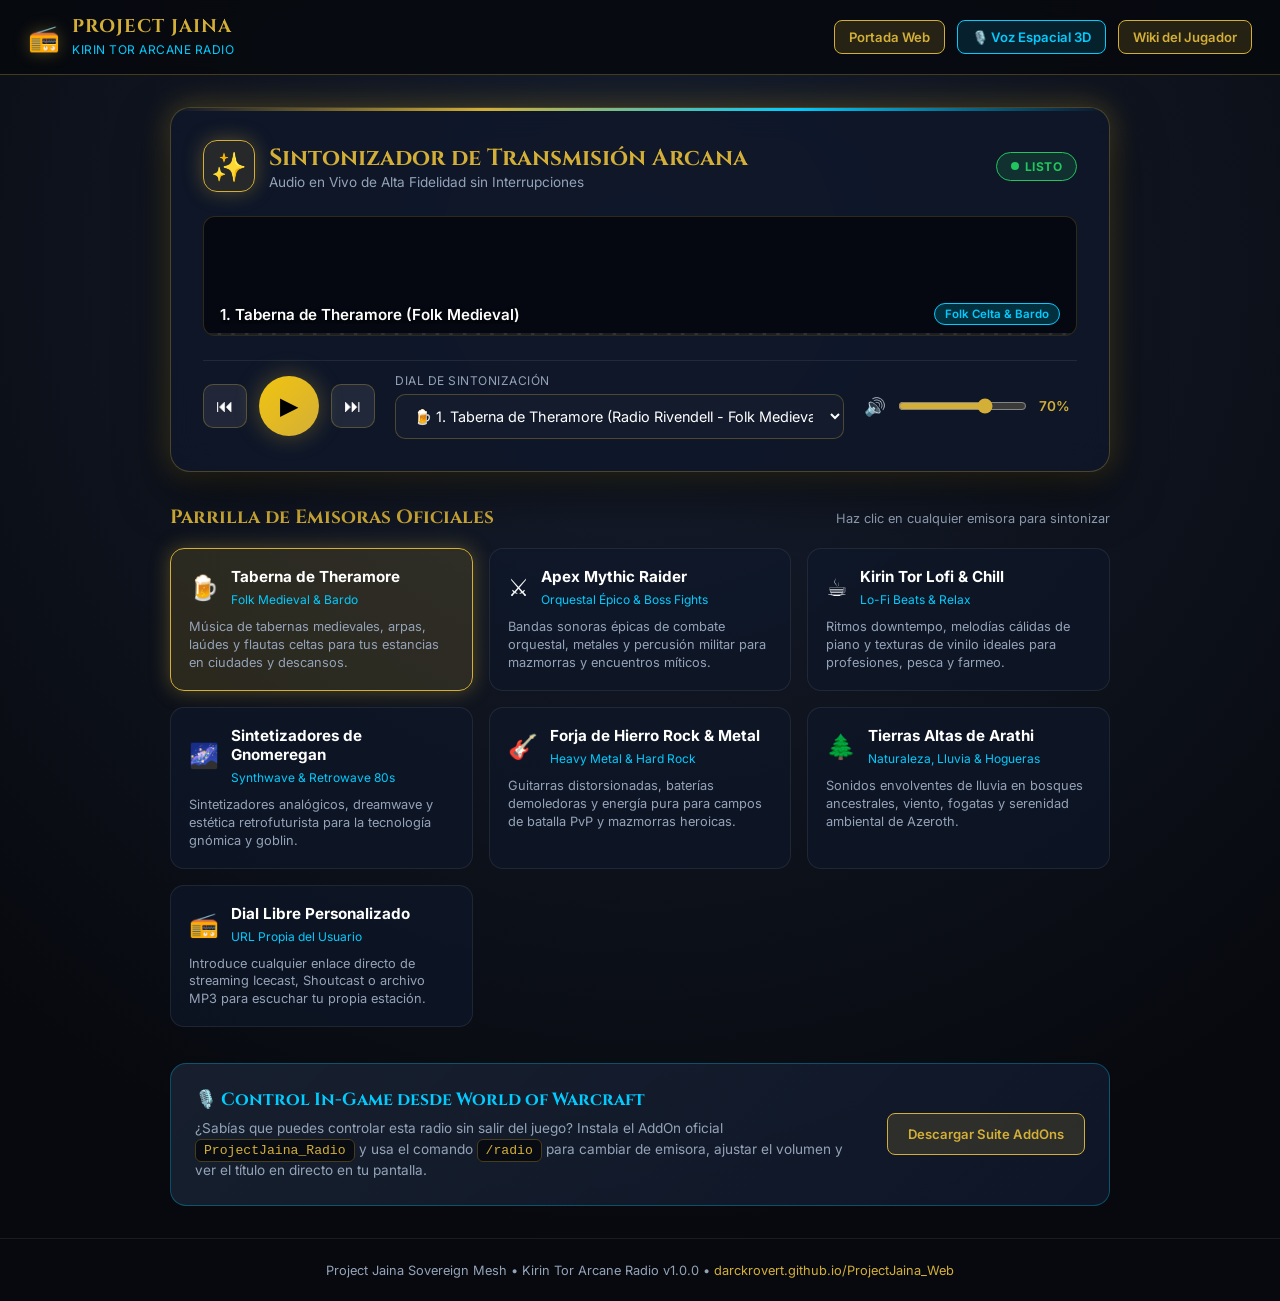
<file: radio/index.html>
<!DOCTYPE html>
<html lang="es">
<head>
<meta name="color-scheme" content="dark only"/>
<meta name="darkreader-lock"/>
    <meta charset="UTF-8">
    <meta name="viewport" content="width=device-width, initial-scale=1.0">
    <title>Kirin Tor Arcane Radio • Project Jaina</title>
    <meta name="description" content="Radio Oficial 24/7 de Project Jaina: Folk Medieval de Taberna, Soundtracks Épicos, Lofi Beats, Retrowave y Heavy Metal para acompañar tus aventuras en Azeroth.">
    <link rel="icon" href="../images/jaina_crest_logo.jpg">
    <link rel="preconnect" href="https://fonts.googleapis.com">
    <link rel="preconnect" href="https://fonts.gstatic.com" crossorigin>
    <link href="https://fonts.googleapis.com/css2?family=Cinzel:wght@600;700;900&family=Inter:wght@400;500;600;700&display=swap" rel="stylesheet">
    <style>
        :root {
            --bg-dark: #07090e;
            --card-bg: rgba(15, 23, 42, 0.85);
            --gold-primary: #d4af37;
            --gold-hover: #f1c40f;
            --gold-glow: rgba(212, 175, 55, 0.35);
            --cyan-accent: #00ccff;
            --cyan-glow: rgba(0, 204, 255, 0.25);
            --text-main: #f8fafc;
            --text-muted: #94a3b8;
            --border-color: rgba(212, 175, 55, 0.3);
        }

        * {
            box-sizing: border-box;
            margin: 0;
            padding: 0;
        }

        body {
            background: radial-gradient(circle at 50% 20%, #171f30 0%, var(--bg-dark) 80%);
            color: var(--text-main);
            font-family: 'Inter', system-ui, sans-serif;
            min-height: 100vh;
            display: flex;
            flex-direction: column;
            overflow-x: hidden;
        }

        /* Top Bar */
        .topbar {
            display: flex;
            justify-content: space-between;
            align-items: center;
            padding: 16px 28px;
            background: rgba(7, 9, 14, 0.85);
            backdrop-filter: blur(12px);
            border-bottom: 1px solid var(--border-color);
            position: sticky;
            top: 0;
            z-index: 50;
        }

        .brand {
            display: flex;
            align-items: center;
            gap: 12px;
            text-decoration: none;
            color: inherit;
        }

        .brand-icon {
            font-size: 1.6rem;
            filter: drop-shadow(0 0 8px var(--gold-glow));
        }

        .brand-text h1 {
            font-family: 'Cinzel', serif;
            font-size: 1.15rem;
            color: var(--gold-primary);
            letter-spacing: 1px;
            line-height: 1.2;
        }

        .brand-text span {
            font-size: 0.75rem;
            color: var(--cyan-accent);
            letter-spacing: 0.5px;
        }

        .top-nav {
            display: flex;
            gap: 12px;
            align-items: center;
        }

        .nav-btn {
            padding: 8px 14px;
            border-radius: 8px;
            font-size: 0.82rem;
            font-weight: 600;
            text-decoration: none;
            transition: all 0.2s ease;
            display: inline-flex;
            align-items: center;
            gap: 6px;
        }

        .nav-btn-gold {
            background: rgba(212, 175, 55, 0.15);
            border: 1px solid var(--gold-primary);
            color: var(--gold-primary);
        }
        .nav-btn-gold:hover {
            background: var(--gold-primary);
            color: #000;
            box-shadow: 0 0 16px var(--gold-glow);
        }

        .nav-btn-cyan {
            background: rgba(0, 204, 255, 0.12);
            border: 1px solid var(--cyan-accent);
            color: var(--cyan-accent);
        }
        .nav-btn-cyan:hover {
            background: var(--cyan-accent);
            color: #000;
            box-shadow: 0 0 16px var(--cyan-glow);
        }

        /* Container */
        .container {
            max-width: 980px;
            margin: 32px auto;
            padding: 0 20px;
            flex: 1;
            width: 100%;
        }

        /* Hero Radio Deck */
        .radio-deck {
            background: var(--card-bg);
            border: 1px solid var(--border-color);
            border-radius: 20px;
            padding: 32px;
            box-shadow: 0 20px 50px rgba(0, 0, 0, 0.6), 0 0 30px var(--gold-glow);
            backdrop-filter: blur(16px);
            margin-bottom: 32px;
            position: relative;
            overflow: hidden;
        }

        .radio-deck::before {
            content: "";
            position: absolute;
            top: 0; left: 0; right: 0; height: 3px;
            background: linear-gradient(90deg, transparent, var(--gold-primary), var(--cyan-accent), transparent);
        }

        .deck-header {
            display: flex;
            justify-content: space-between;
            align-items: center;
            margin-bottom: 24px;
        }

        .deck-title {
            display: flex;
            align-items: center;
            gap: 14px;
        }

        .deck-title .icon-circle {
            width: 52px;
            height: 52px;
            border-radius: 14px;
            background: rgba(212, 175, 55, 0.12);
            border: 1px solid var(--gold-primary);
            display: flex;
            align-items: center;
            justify-content: center;
            font-size: 1.8rem;
            box-shadow: 0 0 20px var(--gold-glow);
        }

        .deck-title h2 {
            font-family: 'Cinzel', serif;
            font-size: 1.45rem;
            color: var(--gold-primary);
        }

        .deck-title p {
            color: var(--text-muted);
            font-size: 0.85rem;
        }

        .status-badge {
            display: inline-flex;
            align-items: center;
            gap: 6px;
            padding: 6px 14px;
            border-radius: 20px;
            background: rgba(34, 197, 94, 0.15);
            border: 1px solid #22c55e;
            color: #22c55e;
            font-size: 0.75rem;
            font-weight: 700;
            letter-spacing: 0.5px;
        }

        .pulse-dot {
            width: 8px;
            height: 8px;
            background: #22c55e;
            border-radius: 50%;
            animation: pulse 1.5s infinite;
        }

        @keyframes pulse {
            0% { transform: scale(0.9); opacity: 0.7; }
            50% { transform: scale(1.3); opacity: 1; filter: drop-shadow(0 0 6px #22c55e); }
            100% { transform: scale(0.9); opacity: 0.7; }
        }

        /* Visualizer Canvas */
        .visualizer-container {
            width: 100%;
            height: 120px;
            background: rgba(0, 0, 0, 0.6);
            border: 1px solid rgba(212, 175, 55, 0.2);
            border-radius: 12px;
            margin-bottom: 24px;
            overflow: hidden;
            position: relative;
        }

        canvas#visualizer {
            width: 100%;
            height: 100%;
            display: block;
        }

        .visualizer-overlay {
            position: absolute;
            bottom: 10px;
            left: 16px;
            right: 16px;
            display: flex;
            justify-content: space-between;
            align-items: center;
            pointer-events: none;
        }

        .track-info {
            font-size: 0.95rem;
            font-weight: 600;
            color: #fff;
            text-shadow: 0 2px 4px rgba(0,0,0,0.8);
            white-space: nowrap;
            overflow: hidden;
            text-overflow: ellipsis;
        }

        .genre-badge {
            background: rgba(0, 204, 255, 0.2);
            border: 1px solid var(--cyan-accent);
            color: var(--cyan-accent);
            font-size: 0.72rem;
            padding: 3px 10px;
            border-radius: 12px;
            font-weight: 600;
        }

        /* Controls Deck */
        .deck-controls {
            display: grid;
            grid-template-columns: auto 1fr auto;
            gap: 20px;
            align-items: center;
            padding-top: 12px;
            border-top: 1px solid rgba(255, 255, 255, 0.08);
        }

        .playback-buttons {
            display: flex;
            align-items: center;
            gap: 12px;
        }

        .btn-ctrl {
            background: rgba(255, 255, 255, 0.08);
            border: 1px solid var(--border-color);
            color: #fff;
            width: 44px;
            height: 44px;
            border-radius: 10px;
            display: flex;
            align-items: center;
            justify-content: center;
            cursor: pointer;
            font-size: 1.1rem;
            transition: all 0.2s ease;
        }

        .btn-ctrl:hover {
            background: rgba(212, 175, 55, 0.2);
            border-color: var(--gold-primary);
            color: var(--gold-primary);
            transform: translateY(-2px);
        }

        .btn-play-master {
            width: 60px;
            height: 60px;
            border-radius: 50%;
            background: linear-gradient(135deg, #f1c40f, #d4af37);
            color: #000;
            border: none;
            font-size: 1.5rem;
            cursor: pointer;
            display: flex;
            align-items: center;
            justify-content: center;
            box-shadow: 0 0 24px var(--gold-glow);
            transition: all 0.2s cubic-bezier(0.4, 0, 0.2, 1);
        }

        .btn-play-master:hover {
            transform: scale(1.08);
            box-shadow: 0 0 35px rgba(241, 196, 15, 0.6);
        }

        .station-selector-box {
            display: flex;
            flex-direction: column;
            gap: 6px;
        }

        .station-selector-box label {
            font-size: 0.75rem;
            color: var(--text-muted);
            text-transform: uppercase;
            letter-spacing: 0.5px;
        }

        .station-dropdown {
            width: 100%;
            padding: 12px 14px;
            background: rgba(20, 29, 47, 0.9);
            border: 1px solid var(--border-color);
            border-radius: 10px;
            color: #fff;
            font-family: inherit;
            font-size: 0.9rem;
            cursor: pointer;
            outline: none;
            transition: border-color 0.2s ease;
        }

        .station-dropdown:focus {
            border-color: var(--gold-primary);
            box-shadow: 0 0 12px var(--gold-glow);
        }

        .volume-box {
            display: flex;
            align-items: center;
            gap: 12px;
            min-width: 180px;
        }

        .volume-box span {
            font-size: 1.1rem;
        }

        .vol-slider {
            flex: 1;
            accent-color: var(--gold-primary);
            cursor: pointer;
        }

        /* Stations Grid */
        .stations-section {
            margin-top: 12px;
        }

        .section-header {
            margin-bottom: 18px;
            display: flex;
            justify-content: space-between;
            align-items: baseline;
        }

        .section-header h3 {
            font-family: 'Cinzel', serif;
            font-size: 1.2rem;
            color: var(--gold-primary);
        }

        .stations-grid {
            display: grid;
            grid-template-columns: repeat(auto-fill, minmax(280px, 1fr));
            gap: 16px;
        }

        .station-card {
            background: rgba(15, 23, 42, 0.65);
            border: 1px solid rgba(255, 255, 255, 0.08);
            border-radius: 14px;
            padding: 18px;
            cursor: pointer;
            transition: all 0.2s cubic-bezier(0.4, 0, 0.2, 1);
            position: relative;
        }

        .station-card:hover {
            border-color: var(--gold-primary);
            background: rgba(212, 175, 55, 0.08);
            transform: translateY(-3px);
            box-shadow: 0 8px 24px rgba(0,0,0,0.4);
        }

        .station-card.active {
            border-color: var(--gold-primary);
            background: rgba(212, 175, 55, 0.15);
            box-shadow: 0 0 20px var(--gold-glow);
        }

        .card-top {
            display: flex;
            align-items: center;
            gap: 12px;
            margin-bottom: 10px;
        }

        .card-icon {
            font-size: 1.5rem;
        }

        .card-title h4 {
            font-size: 0.95rem;
            color: #fff;
            margin-bottom: 2px;
        }

        .card-title span {
            font-size: 0.75rem;
            color: var(--cyan-accent);
        }

        .card-desc {
            font-size: 0.8rem;
            color: var(--text-muted);
            line-height: 1.4;
        }

        /* In-Game AddOn Callout */
        .callout-card {
            margin-top: 36px;
            background: linear-gradient(135deg, rgba(30, 41, 59, 0.7), rgba(15, 23, 42, 0.9));
            border: 1px solid rgba(0, 204, 255, 0.3);
            border-radius: 16px;
            padding: 24px;
            display: flex;
            justify-content: space-between;
            align-items: center;
            gap: 20px;
        }

        .callout-text h4 {
            font-family: 'Cinzel', serif;
            color: var(--cyan-accent);
            font-size: 1.1rem;
            margin-bottom: 6px;
        }

        .callout-text p {
            color: var(--text-muted);
            font-size: 0.85rem;
            line-height: 1.5;
        }

        .code-badge {
            background: rgba(0, 0, 0, 0.6);
            border: 1px solid var(--border-color);
            color: var(--gold-primary);
            padding: 3px 8px;
            border-radius: 6px;
            font-family: monospace;
            font-size: 0.82rem;
        }

        /* Footer */
        footer {
            margin-top: auto;
            border-top: 1px solid rgba(255, 255, 255, 0.08);
            padding: 24px 20px;
            text-align: center;
            color: var(--text-muted);
            font-size: 0.8rem;
        }

        footer a {
            color: var(--gold-primary);
            text-decoration: none;
        }

        @media (max-width: 768px) {
            .deck-controls {
                grid-template-columns: 1fr;
                gap: 16px;
            }
            .volume-box {
                width: 100%;
            }
            .top-nav {
                display: none;
            }
        }
    </style>
</head>
<body>

    <!-- Top Bar -->
    <header class="topbar">
        <a href="../" class="brand">
            <span class="brand-icon">📻</span>
            <div class="brand-text">
                <h1>PROJECT JAINA</h1>
                <span>KIRIN TOR ARCANE RADIO</span>
            </div>
        </a>
        <nav class="top-nav">
            <a href="../" class="nav-btn nav-btn-gold">Portada Web</a>
            <a href="../voz/" class="nav-btn nav-btn-cyan">🎙️ Voz Espacial 3D</a>
            <a href="../wiki/" class="nav-btn nav-btn-gold">Wiki del Jugador</a>
        </nav>
    </header>

    <!-- Main Container -->
    <main class="container">

        <!-- Radio Deck -->
        <section class="radio-deck">
            <div class="deck-header">
                <div class="deck-title">
                    <div class="icon-circle">✨</div>
                    <div>
                        <h2>Sintonizador de Transmisión Arcana</h2>
                        <p>Audio en Vivo de Alta Fidelidad sin Interrupciones</p>
                    </div>
                </div>
                <div class="status-badge" id="live-badge">
                    <span class="pulse-dot"></span>
                    <span id="deck-status-text">LISTO</span>
                </div>
            </div>

            <!-- Canvas Visualizer -->
            <div class="visualizer-container">
                <canvas id="visualizer"></canvas>
                <div class="visualizer-overlay">
                    <div class="track-info" id="deck-track-title">1. Taberna de Theramore (Folk Medieval)</div>
                    <span class="genre-badge" id="deck-genre-badge">Folk Celta & Bardo</span>
                </div>
            </div>

            <!-- Deck Controls -->
            <div class="deck-controls">
                <div class="playback-buttons">
                    <button id="btn-prev" class="btn-ctrl" title="Emisora Anterior">⏮</button>
                    <button id="btn-play-master" class="btn-play-master" title="Reproducir / Pausa">▶</button>
                    <button id="btn-next" class="btn-ctrl" title="Emisora Siguiente">⏭</button>
                </div>

                <div class="station-selector-box">
                    <label for="station-select">DIAL DE SINTONIZACIÓN</label>
                    <select id="station-select" class="station-dropdown">
                        <option value="0">🍺 1. Taberna de Theramore (Radio Rivendell - Folk Medieval)</option>
                        <option value="1">⚔️ 2. Apex Mythic Raider (RPG Gamers - Epic Orchestral)</option>
                        <option value="2">☕ 3. Kirin Tor Lofi & Chill (Lofi Focus - Study Beats)</option>
                        <option value="3">🌌 4. Sintetizadores de Gnomeregan (Nightwave Plaza - Synthwave)</option>
                        <option value="4">🎸 5. Forja de Hierro Rock & Metal (Rock Antenne - Heavy Metal)</option>
                        <option value="5">🌲 6. Tierras Altas de Arathi (Ambient Nature & Rain)</option>
                        <option value="6">📻 7. Dial Libre Personalizado (URL Directa Icecast/MP3)</option>
                    </select>
                </div>

                <div class="volume-box">
                    <span id="vol-icon">🔊</span>
                    <input type="range" id="volume-slider" class="vol-slider" min="0" max="100" value="70">
                    <span id="volume-val" style="min-width: 38px; color: var(--gold-primary); font-weight: 600; font-size: 0.85rem;">70%</span>
                </div>
            </div>

            <!-- Input personalizado para Dial 7 -->
            <div id="custom-url-container" style="display: none; margin-top: 18px;">
                <input type="text" id="custom-url-input" placeholder="Introduce la URL del stream directo (Ej: https://mi-radio.com/stream.mp3)" style="width: 100%; padding: 10px 14px; background: rgba(0,0,0,0.6); border: 1px solid var(--cyan-accent); border-radius: 8px; color: #fff; font-size: 0.85rem;">
            </div>
        </section>

        <!-- Grilla de Emisoras -->
        <section class="stations-section">
            <div class="section-header">
                <h3>Parrilla de Emisoras Oficiales</h3>
                <span style="font-size: 0.8rem; color: var(--text-muted);">Haz clic en cualquier emisora para sintonizar</span>
            </div>

            <div class="stations-grid" id="stations-grid">
                <!-- Se inyecta dinámicamente desde app.js -->
            </div>
        </section>

        <!-- Callout del AddOn In-Game -->
        <section class="callout-card">
            <div class="callout-text">
                <h4>🎙️ Control In-Game desde World of Warcraft</h4>
                <p>¿Sabías que puedes controlar esta radio sin salir del juego? Instala el AddOn oficial <code class="code-badge">ProjectJaina_Radio</code> y usa el comando <code class="code-badge">/radio</code> para cambiar de emisora, ajustar el volumen y ver el título en directo en tu pantalla.</p>
            </div>
            <a href="../downloads/ProjectJaina_AddOns_Pack.zip" class="nav-btn nav-btn-gold" style="white-space: nowrap; padding: 12px 20px;">Descargar Suite AddOns</a>
        </section>

    </main>

    <!-- Footer -->
    <footer>
        <p>Project Jaina Sovereign Mesh • Kirin Tor Arcane Radio v1.0.0 • <a href="https://darckrovert.github.io/ProjectJaina_Web/">darckrovert.github.io/ProjectJaina_Web</a></p>
    </footer>

    <script src="app.js?v=20261030_v710"></script>
</body>
</html>
</file>
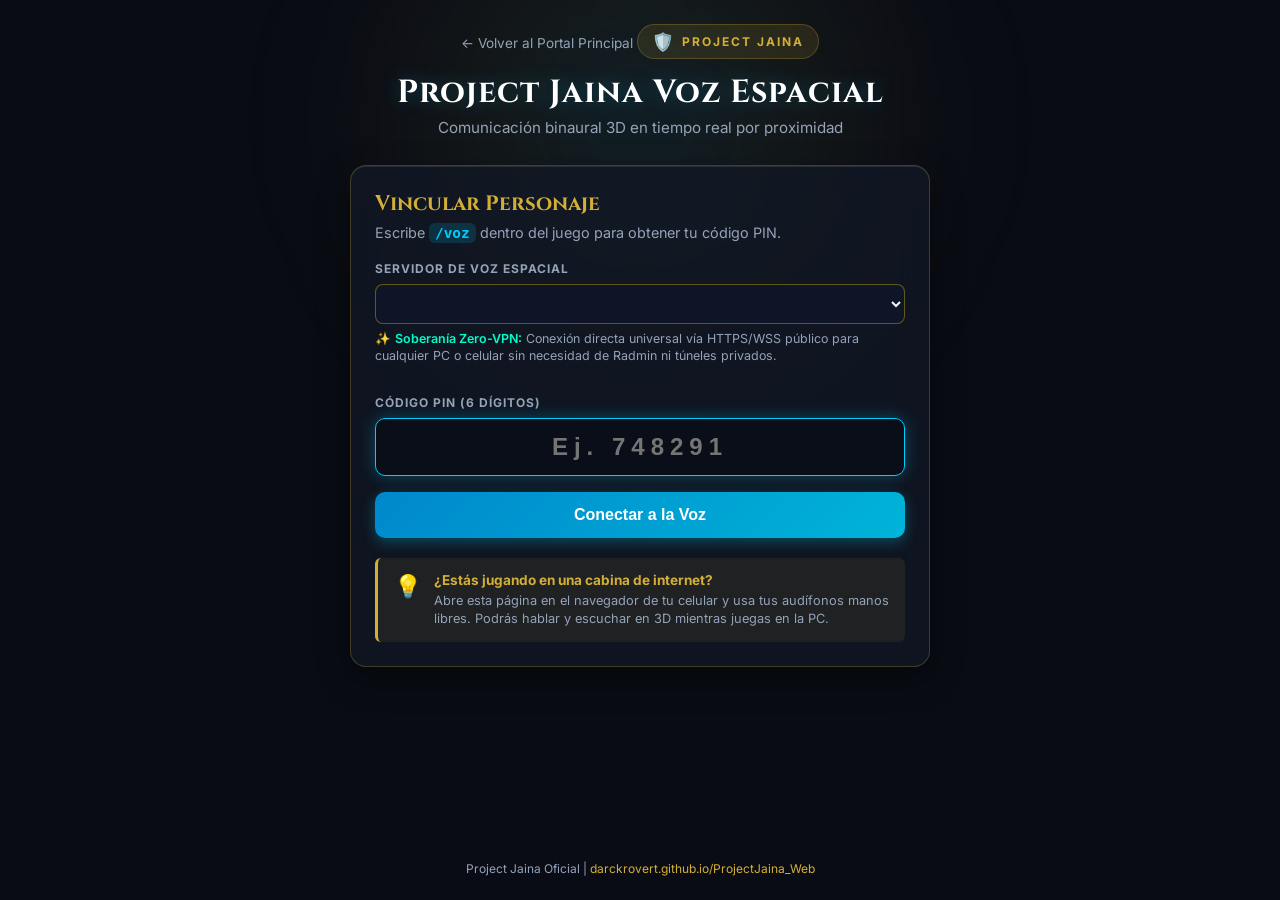
<file: voz/index.html>
<!DOCTYPE html>
<html lang="es">
<head>
<meta name="color-scheme" content="dark only"/>
<meta name="darkreader-lock"/>
    <meta charset="UTF-8">
    <meta name="viewport" content="width=device-width, initial-scale=1.0">
    <title>Project Jaina — Voz Espacial 3D</title>
    <link rel="stylesheet" href="style.css?v=20261030_v710">
    <link rel="preconnect" href="https://fonts.googleapis.com">
    <link rel="preconnect" href="https://fonts.gstatic.com" crossorigin>
    <link href="https://fonts.googleapis.com/css2?family=Cinzel:wght@600;700&family=Inter:wght@400;500;600;700&display=swap" rel="stylesheet">
</head>
<body>
    <div class="background-glow"></div>
    
    <main class="container">
        <!-- Encabezado Oficial -->
        <header class="header">
            <a href="../index.html" style="color: #94a3b8; text-decoration: none; font-size: 0.85rem; display: inline-flex; align-items: center; gap: 0.4rem; margin-bottom: 0.8rem; transition: color 0.2s;" onmouseover="this.style.color='#00e5ff'" onmouseout="this.style.color='#94a3b8'">← Volver al Portal Principal</a>
            <div class="logo-badge">
                <span class="flag-icon">🛡️</span>
                <span class="realm-name">PROJECT JAINA</span>
            </div>
            <h1 class="title">Project Jaina Voz Espacial</h1>
            <p class="subtitle">Comunicación binaural 3D en tiempo real por proximidad</p>
        </header>

        <!-- Tarjeta 1: Vinculación con PIN (Estado No Autenticado) -->
        <section id="login-card" class="card glass">
            <div class="card-header">
                <h2>Vincular Personaje</h2>
                <p>Escribe <code class="code-badge">/voz</code> dentro del juego para obtener tu código PIN.</p>
            </div>
            
            <form id="pin-form" class="pin-form">
                <div class="input-group" style="margin-bottom: 14px;">
                    <label for="server-select">SERVIDOR DE VOZ ESPACIAL</label>
                    <select id="server-select" style="width: 100%; padding: 10px 12px; background: rgba(15, 23, 42, 0.85); border: 1px solid rgba(255, 215, 0, 0.35); border-radius: 8px; color: #f8fafc; font-family: inherit; font-size: 13px; cursor: pointer; outline: none;">
                        <option value="https://ingrainedly-easeled-edelmira.ngrok-free.dev" selected>⚡ Gateway Global Seguro (Internet / Sin VPN - Oficial)</option>
                        <option value="https://localhost:3050">💻 Servidor Local HTTPS (127.0.0.1:3050)</option>
                        <option value="https://26.140.157.205:3050">🛡️ Red de Laboratorio Radmin (26.140.157.205:3050)</option>
                        <option value="custom">🌐 Servidor Personalizado / Dominio Externo...</option>
                    </select>
                    <input type="text" id="custom-server-input" placeholder="https://tu-ip:3050" style="display: none; margin-top: 8px; width: 100%; padding: 8px 12px; background: rgba(15, 23, 42, 0.85); border: 1px solid rgba(255, 215, 0, 0.35); border-radius: 8px; color: #fff; font-size: 13px; box-sizing: border-box;">
                    <div id="local-server-hint" style="font-size: 0.78rem; color: #94a3b8; margin-top: 6px; line-height: 1.4;">
                        ✨ <span style="color: #00ffcc; font-weight: 600;">Soberanía Zero-VPN:</span> Conexión directa universal vía HTTPS/WSS público para cualquier PC o celular sin necesidad de Radmin ni túneles privados.
                    </div>
                </div>

                <div class="input-group">
                    <label for="pin-input">CÓDIGO PIN (6 DÍGITOS)</label>
                    <input type="text" id="pin-input" maxlength="6" pattern="\d{6}" placeholder="Ej. 748291" autocomplete="off" required autofocus>
                </div>
                
                <button type="submit" id="btn-connect" class="btn btn-primary">
                    <span class="btn-text">Conectar a la Voz</span>
                    <span class="btn-loader hidden"></span>
                </button>
            </form>

            <div class="info-alert">
                <div class="alert-icon">💡</div>
                <div class="alert-content">
                    <strong>¿Estás jugando en una cabina de internet?</strong>
                    <p>Abre esta página en el navegador de tu celular y usa tus audífonos manos libres. Podrás hablar y escuchar en 3D mientras juegas en la PC.</p>
                </div>
            </div>
        </section>

        <!-- Tarjeta 2: Panel de Voz Activo (Estado Autenticado) -->
        <section id="voice-card" class="card glass hidden">
            <!-- Barra Superior de Estado -->
            <div class="session-bar">
                <div class="char-info">
                    <div class="avatar-ring" id="avatar-ring">
                        <div class="avatar-inner">🎙️</div>
                    </div>
                    <div>
                        <div class="char-name" id="char-name">Arthas</div>
                        <div class="char-status">
                            <span class="status-dot"></span>
                            <span id="connection-status">Conectado — Audio 3D Activo</span>
                        </div>
                    </div>
                </div>
                <button id="btn-disconnect" class="btn btn-secondary btn-sm">Desconectar</button>
            </div>


            <!-- ========================================================= -->
            <!-- WIDGET: RADIO KIRIN TOR FM / RADIO JAINA 24/7             -->
            <!-- ========================================================= -->
            <div class="radio-deck card" style="background: rgba(15, 23, 42, 0.75); border: 1px solid rgba(255, 215, 0, 0.35); border-radius: 12px; padding: 16px; margin-bottom: 20px;">
                <div style="display: flex; justify-content: space-between; align-items: center; margin-bottom: 12px;">
                    <div style="display: flex; align-items: center; gap: 8px;">
                        <span style="font-size: 1.3rem;">📻</span>
                        <div>
                            <strong style="color: #ffd700; font-size: 0.95rem; display: block; letter-spacing: 0.5px;">KIRIN TOR RADIO • STREAMING 24/7</strong>
                            <small id="radio-station-genre" style="color: #94a3b8; font-size: 0.75rem;">Folk Medieval & Taberna Celta</small>
                        </div>
                    </div>
                    <div style="display: flex; align-items: center; gap: 6px;">
                        <span id="radio-live-badge" style="background: rgba(34, 197, 94, 0.2); border: 1px solid #22c55e; color: #22c55e; font-size: 0.7rem; font-weight: 700; padding: 2px 8px; border-radius: 12px; display: inline-flex; align-items: center; gap: 4px;">
                            <span style="width: 6px; height: 6px; background: #22c55e; border-radius: 50%; display: inline-block;"></span> EN VIVO
                        </span>
                        <a href="../radio/" target="_blank" style="color: #00ccff; font-size: 0.75rem; text-decoration: none; padding: 4px 8px; background: rgba(0, 204, 255, 0.1); border-radius: 6px;">Portal Completo ↗</a>
                    </div>
                </div>

                <!-- Marquesina de Emisora y Título -->
                <div style="background: rgba(0, 0, 0, 0.45); border: 1px solid rgba(255, 215, 0, 0.2); border-radius: 8px; padding: 8px 12px; margin-bottom: 12px; display: flex; justify-content: space-between; align-items: center;">
                    <div style="overflow: hidden; white-space: nowrap; text-overflow: ellipsis; max-width: 75%;">
                        <span id="radio-current-name" style="color: #f8fafc; font-size: 0.85rem; font-weight: 600;">1. Taberna de Theramore (Folk Medieval)</span>
                    </div>
                    <span id="radio-status-tag" style="color: #fbbf24; font-size: 0.75rem;">Listo para sintonizar</span>
                </div>

                <!-- Selector de Emisora y Controles -->
                <div style="display: grid; grid-template-columns: 1fr auto auto auto; gap: 8px; align-items: center; margin-bottom: 12px;">
                    <select id="radio-station-select" style="padding: 8px 10px; background: rgba(30, 41, 59, 0.9); border: 1px solid rgba(255, 215, 0, 0.3); border-radius: 6px; color: #fff; font-size: 0.8rem; cursor: pointer; outline: none;">
                        <option value="0">🍺 1. Taberna de Theramore (Folk & Bard Medieval)</option>
                        <option value="1">⚔️ 2. Apex Mythic Raider (Soundtracks Épicos de RPG)</option>
                        <option value="2">☕ 3. Kirin Tor Lofi & Chill (Lo-Fi Study Beats)</option>
                        <option value="3">🌌 4. Sintetizadores de Gnomeregan (Synthwave 80s)</option>
                        <option value="4">🎸 5. Forja de Hierro Rock & Metal (Heavy Metal)</option>
                        <option value="5">🌲 6. Tierras Altas de Arathi (Naturaleza & Lluvia)</option>
                        <option value="6">📻 7. Dial Libre Personalizado (URL Propia)</option>
                    </select>
                    <button id="btn-radio-prev" class="btn btn-secondary btn-sm" title="Emisora Anterior" style="padding: 8px 12px;">⏮</button>
                    <button id="btn-radio-play" class="btn btn-primary btn-sm" style="padding: 8px 16px; font-weight: 700; background: #eab308; border-color: #ca8a04; color: #000;">▶ Sintonizar</button>
                    <button id="btn-radio-next" class="btn btn-secondary btn-sm" title="Emisora Siguiente" style="padding: 8px 12px;">⏭</button>
                </div>

                <!-- Input para Dial Personalizado (Oculto por defecto) -->
                <div id="radio-custom-url-box" style="display: none; margin-bottom: 12px;">
                    <input type="text" id="radio-custom-url-input" placeholder="https://tu-radio-stream.mp3" style="width: 100%; padding: 8px 12px; background: rgba(0,0,0,0.5); border: 1px solid rgba(0,204,255,0.4); border-radius: 6px; color: #fff; font-size: 0.8rem; box-sizing: border-box;">
                </div>

                <!-- Volumen de Radio y Auto-Ducking 3D -->
                <div style="display: flex; justify-content: space-between; align-items: center; gap: 16px; font-size: 0.78rem; color: #cbd5e1;">
                    <div style="display: flex; align-items: center; gap: 8px; flex: 1;">
                        <span>Volumen Radio:</span>
                        <input type="range" id="radio-volume-slider" min="0" max="100" value="50" style="flex: 1; accent-color: #ffd700; cursor: pointer;">
                        <span id="radio-volume-val" style="min-width: 32px; color: #ffd700; font-weight: 600;">50%</span>
                    </div>
                    <label style="display: flex; align-items: center; gap: 6px; cursor: pointer; user-select: none;">
                        <input type="checkbox" id="radio-auto-ducking" checked style="accent-color: #22c55e;">
                        <span>Auto-Ducking 3D (Atenuar con voces cercanas)</span>
                    </label>
                </div>
            </div>

            <!-- Controles de Audio y Micrófono -->
            <div class="audio-controls">
                <!-- Monitor de Micrófono -->
                <div class="control-box">
                    <div class="control-label">
                        <span>Micrófono</span>
                        <span id="mic-status-text" class="status-tag">Escuchando</span>
                    </div>
                    
                    <div class="vu-meter">
                        <div id="vu-bar" class="vu-bar"></div>
                    </div>

                    <div class="btn-row">
                        <button id="btn-toggle-mic" class="btn btn-action">
                            <span id="mic-icon">🎤</span>
                            <span id="mic-btn-text">Silenciar Micro</span>
                        </button>
                    </div>
                </div>

                <!-- Sliders de Volumen y Sensibilidad -->
                <div class="control-box">
                    <div class="slider-group">
                        <div class="slider-header">
                            <label for="slider-volume">Volumen General de Voces</label>
                            <span id="volume-val">100%</span>
                        </div>
                        <input type="range" id="slider-volume" min="0" max="150" value="100">
                    </div>

                    <div class="slider-group">
                        <div class="slider-header">
                            <label for="slider-gate">Puerta de Ruido (Sensibilidad)</label>
                            <span id="gate-val">15%</span>
                        </div>
                        <input type="range" id="slider-gate" min="1" max="50" value="15">
                    </div>
                </div>
            </div>

            <!-- Radar de Personajes en Rango de Audición (<= 25 yardas) -->
            <div class="proximity-section">
                <div class="section-title">
                    <h3>Personajes en Rango de Audición (&le; 25 yd)</h3>
                    <span id="nearby-count" class="badge">0 cerca</span>
                </div>

                <div id="peers-list" class="peers-list">
                    <div class="empty-state" id="empty-state">
                        <div class="empty-icon">🧭</div>
                        <p>No hay otros aventureros hablando en un radio de 25 yardas.</p>
                        <small>Conforme te acerques a otros personajes en el mundo, sus voces se orientarán automáticamente en tus auriculares.</small>
                    </div>
                </div>
            </div>
        </section>
    </main>

    <footer class="footer">
        <p>Project Jaina Oficial | <a href="https://darckrovert.github.io/ProjectJaina_Web/" target="_blank" rel="noopener">darckrovert.github.io/ProjectJaina_Web</a></p>
    </footer>

    <script src="app.js?v=20261116_v747"></script>
</body>
</html>
</file>
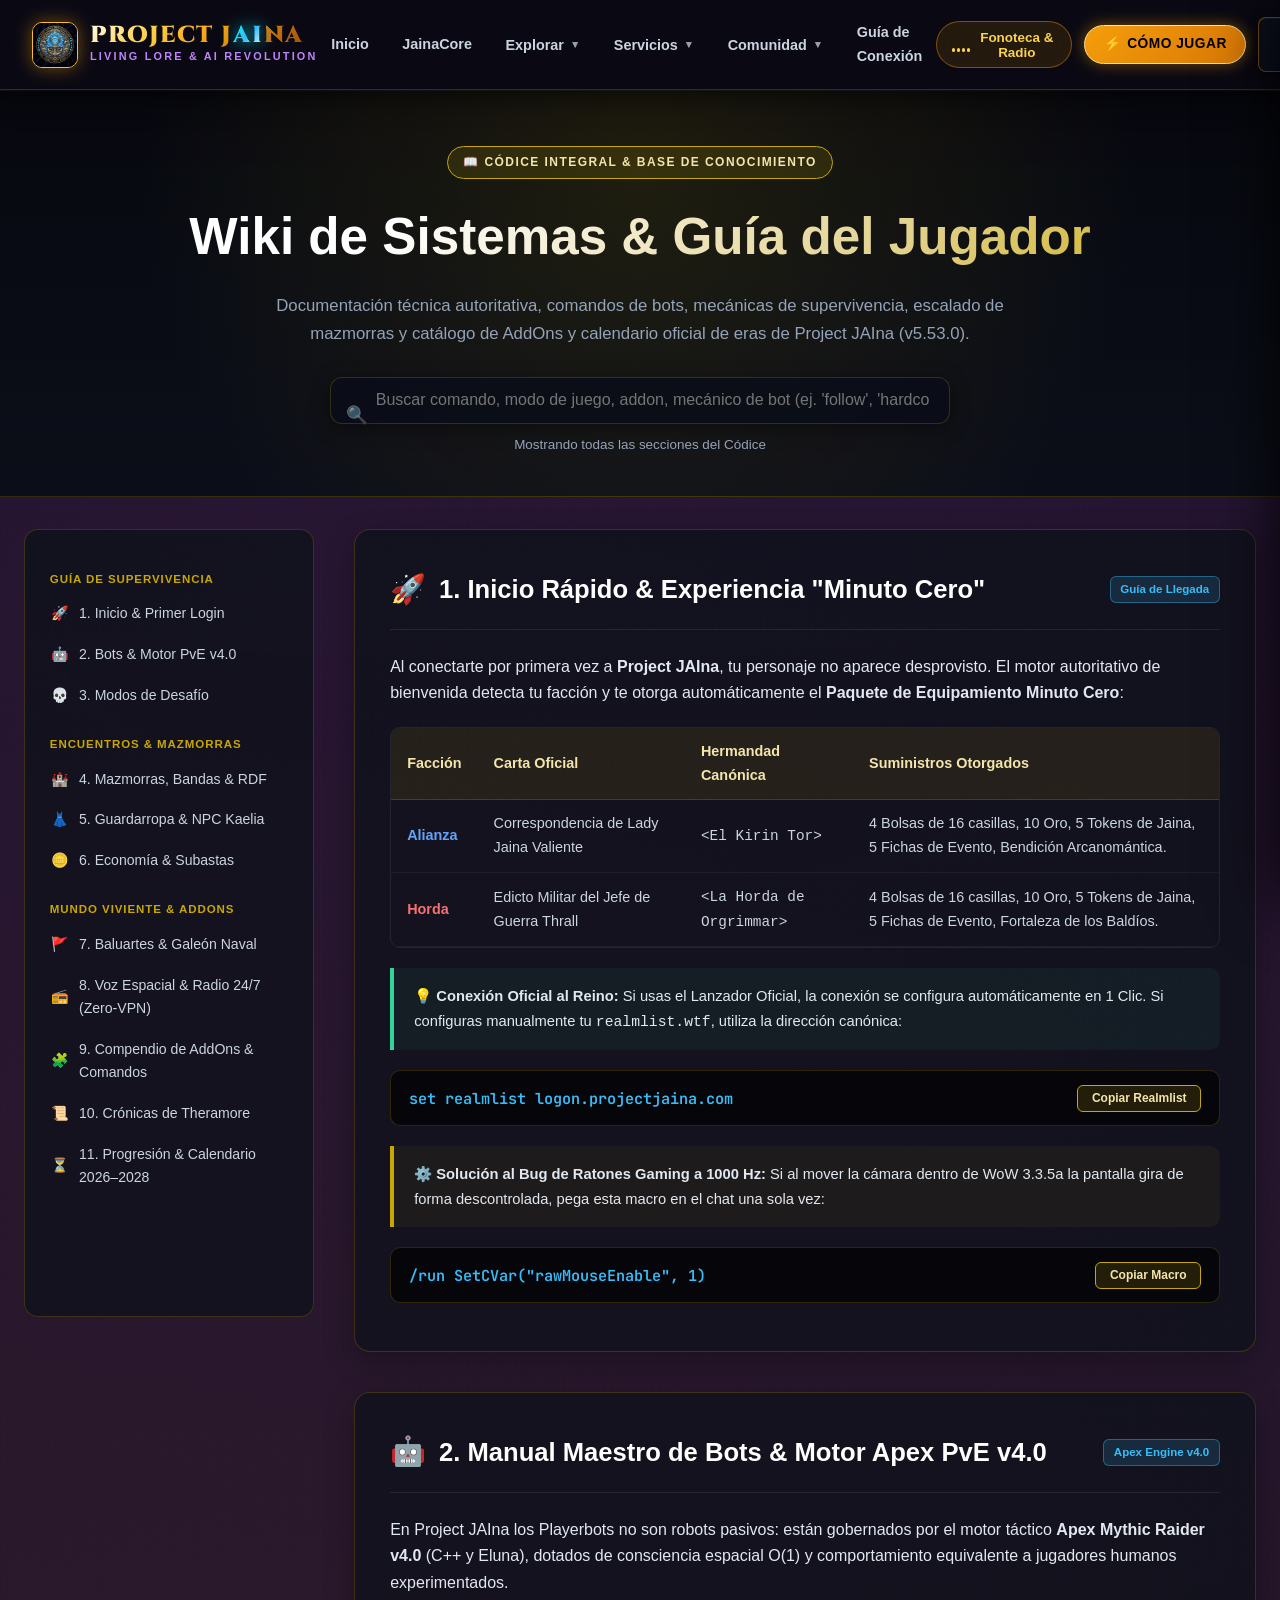
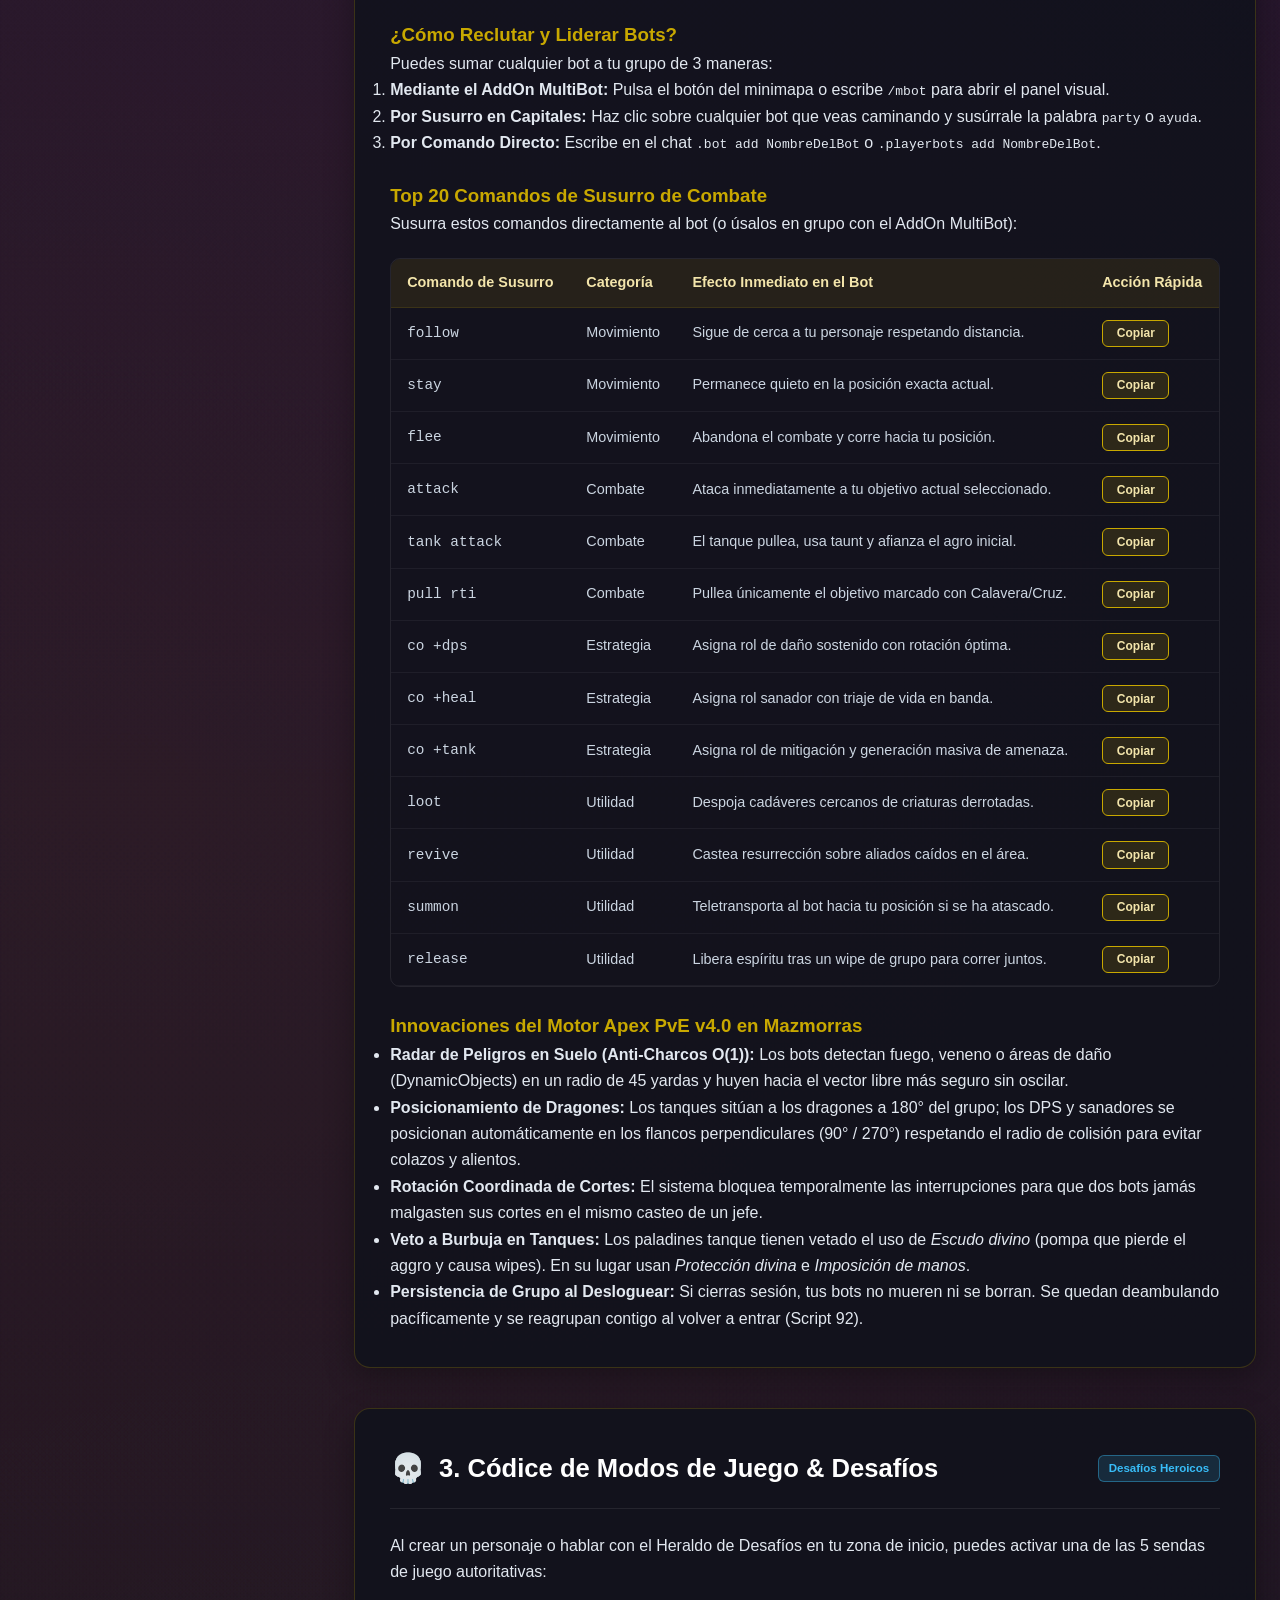
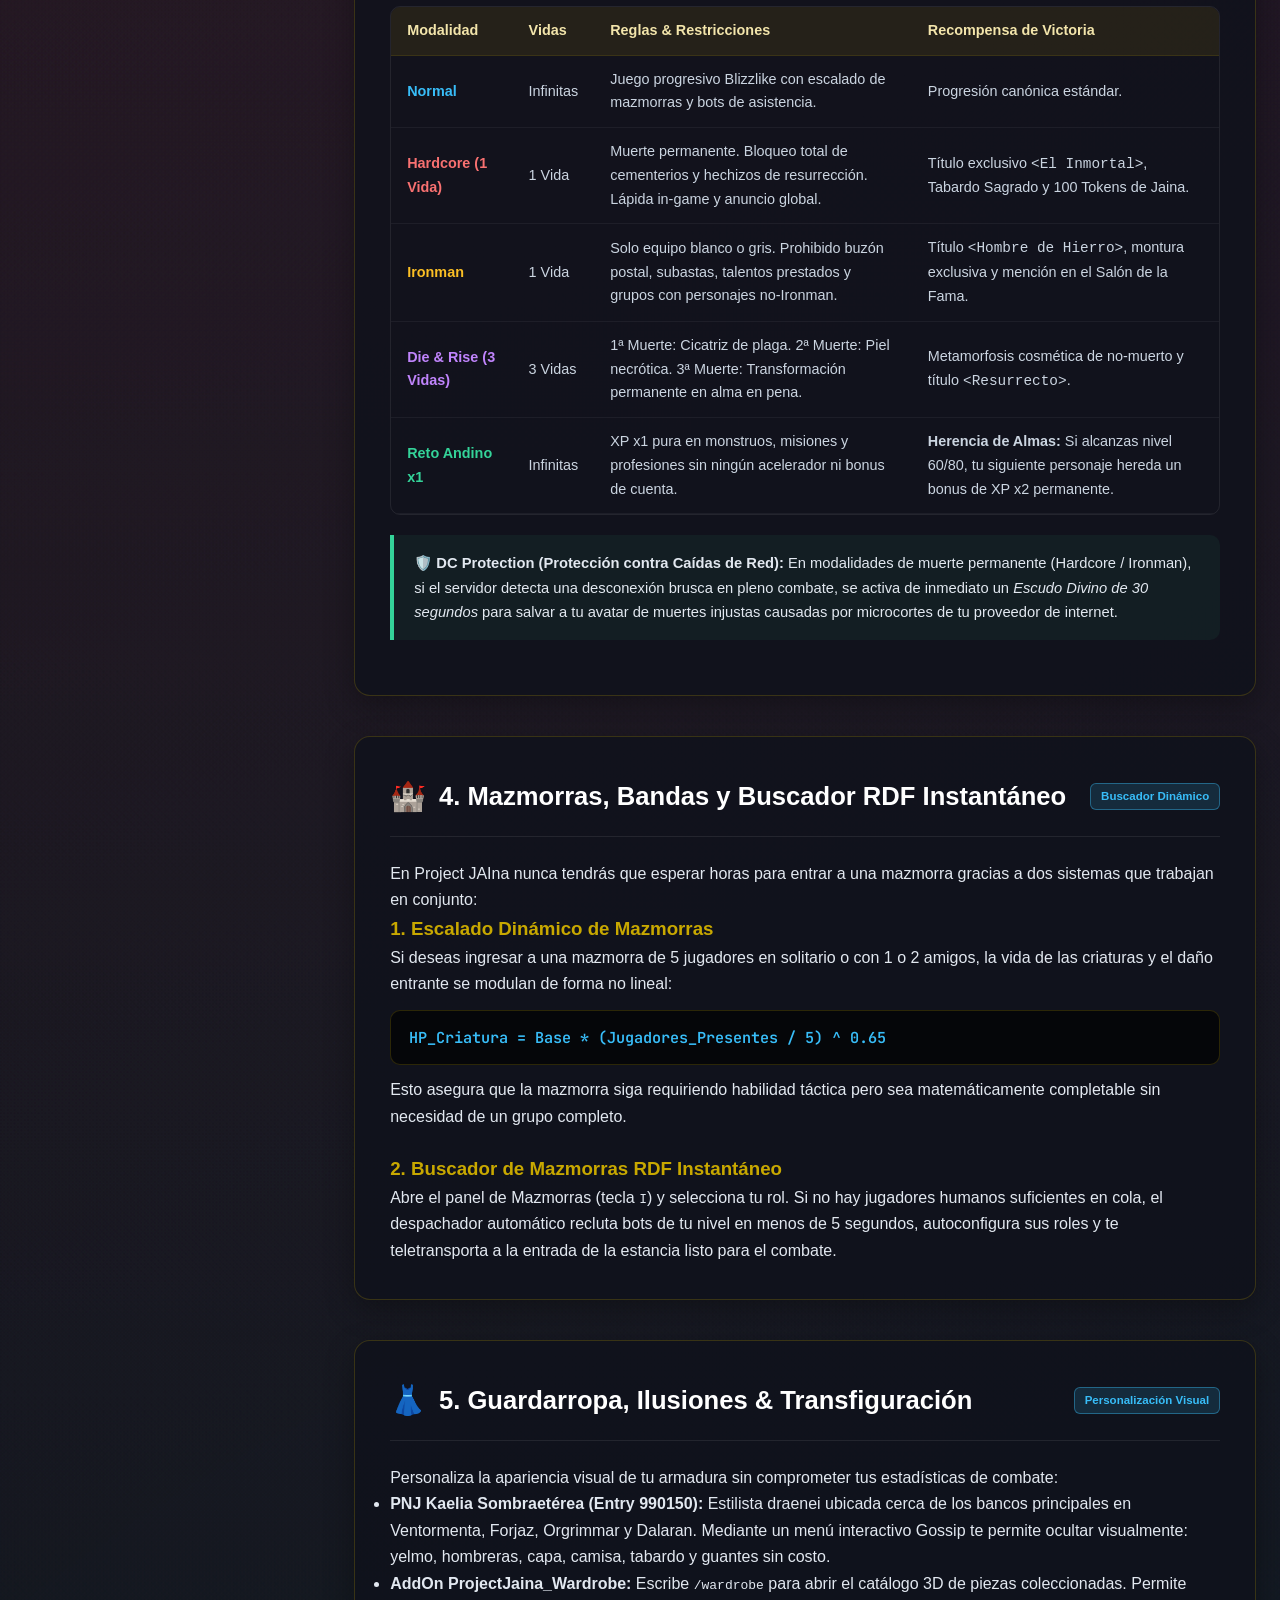
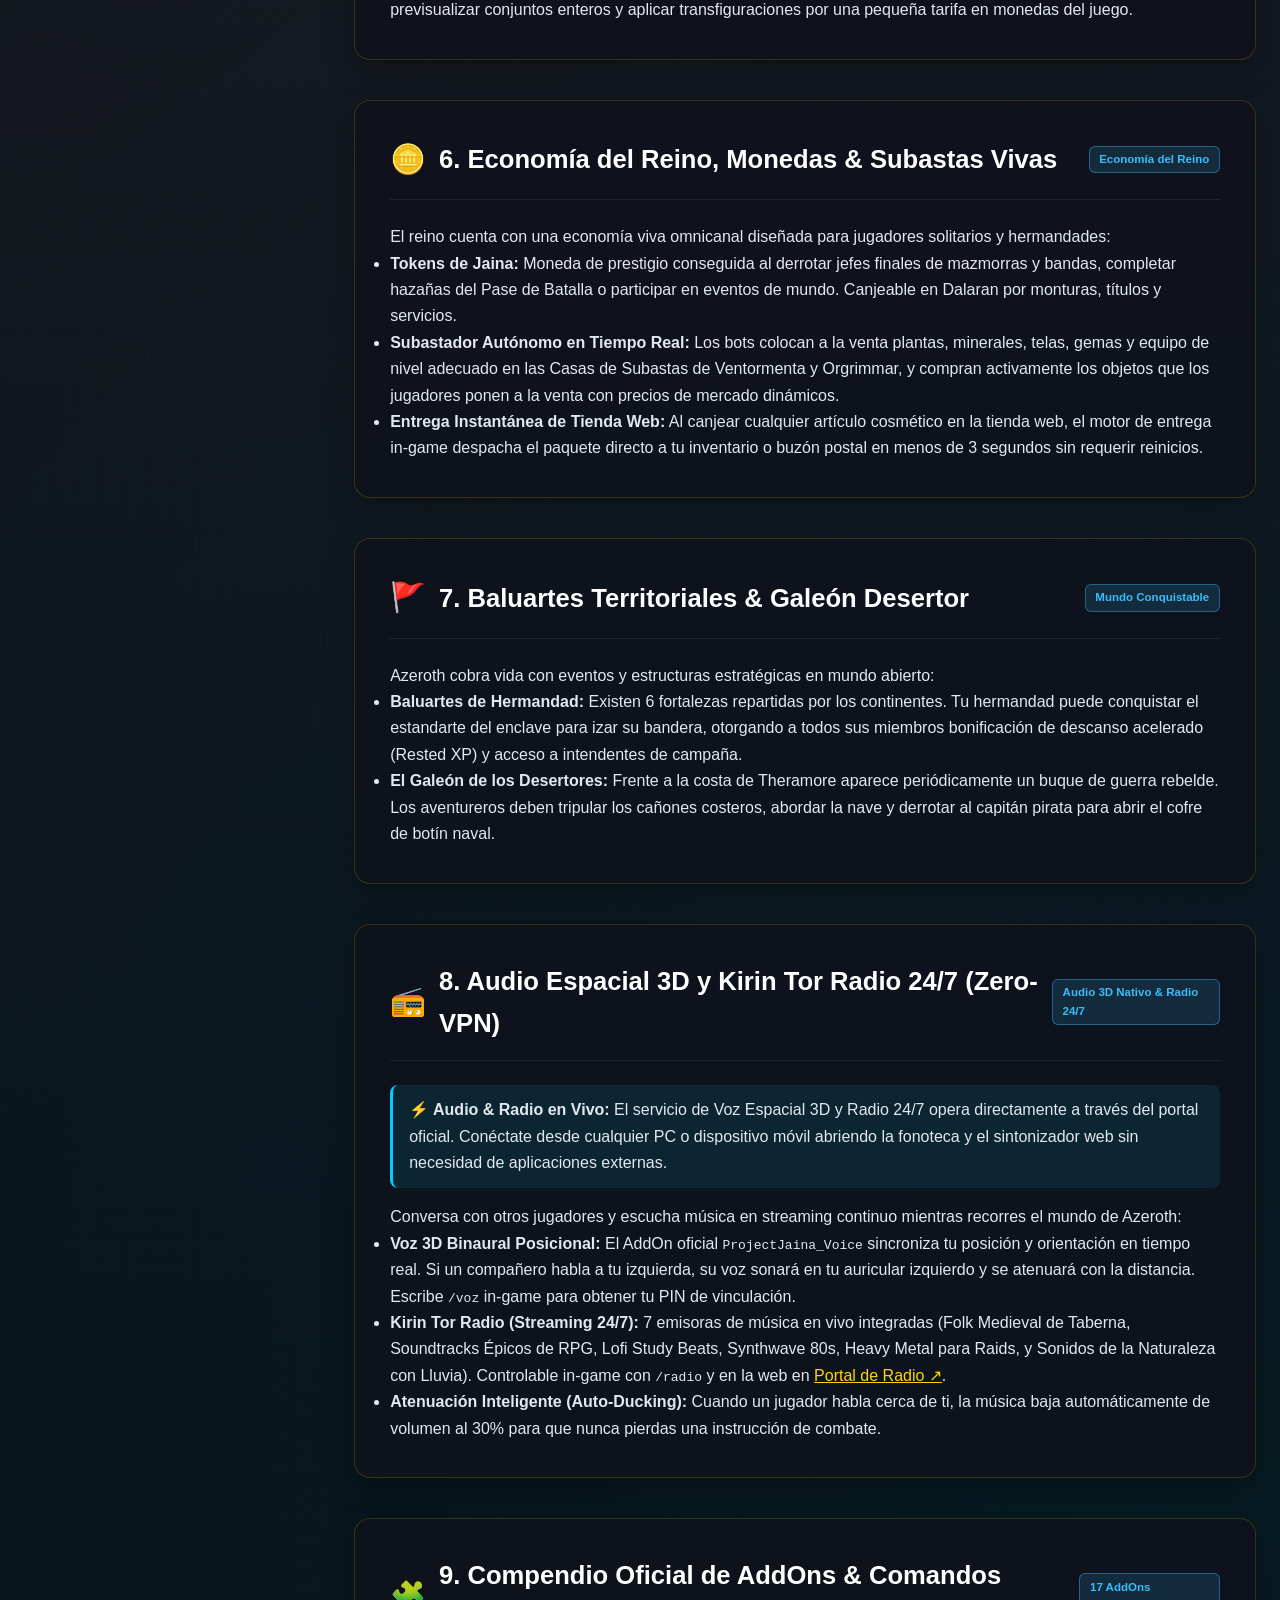
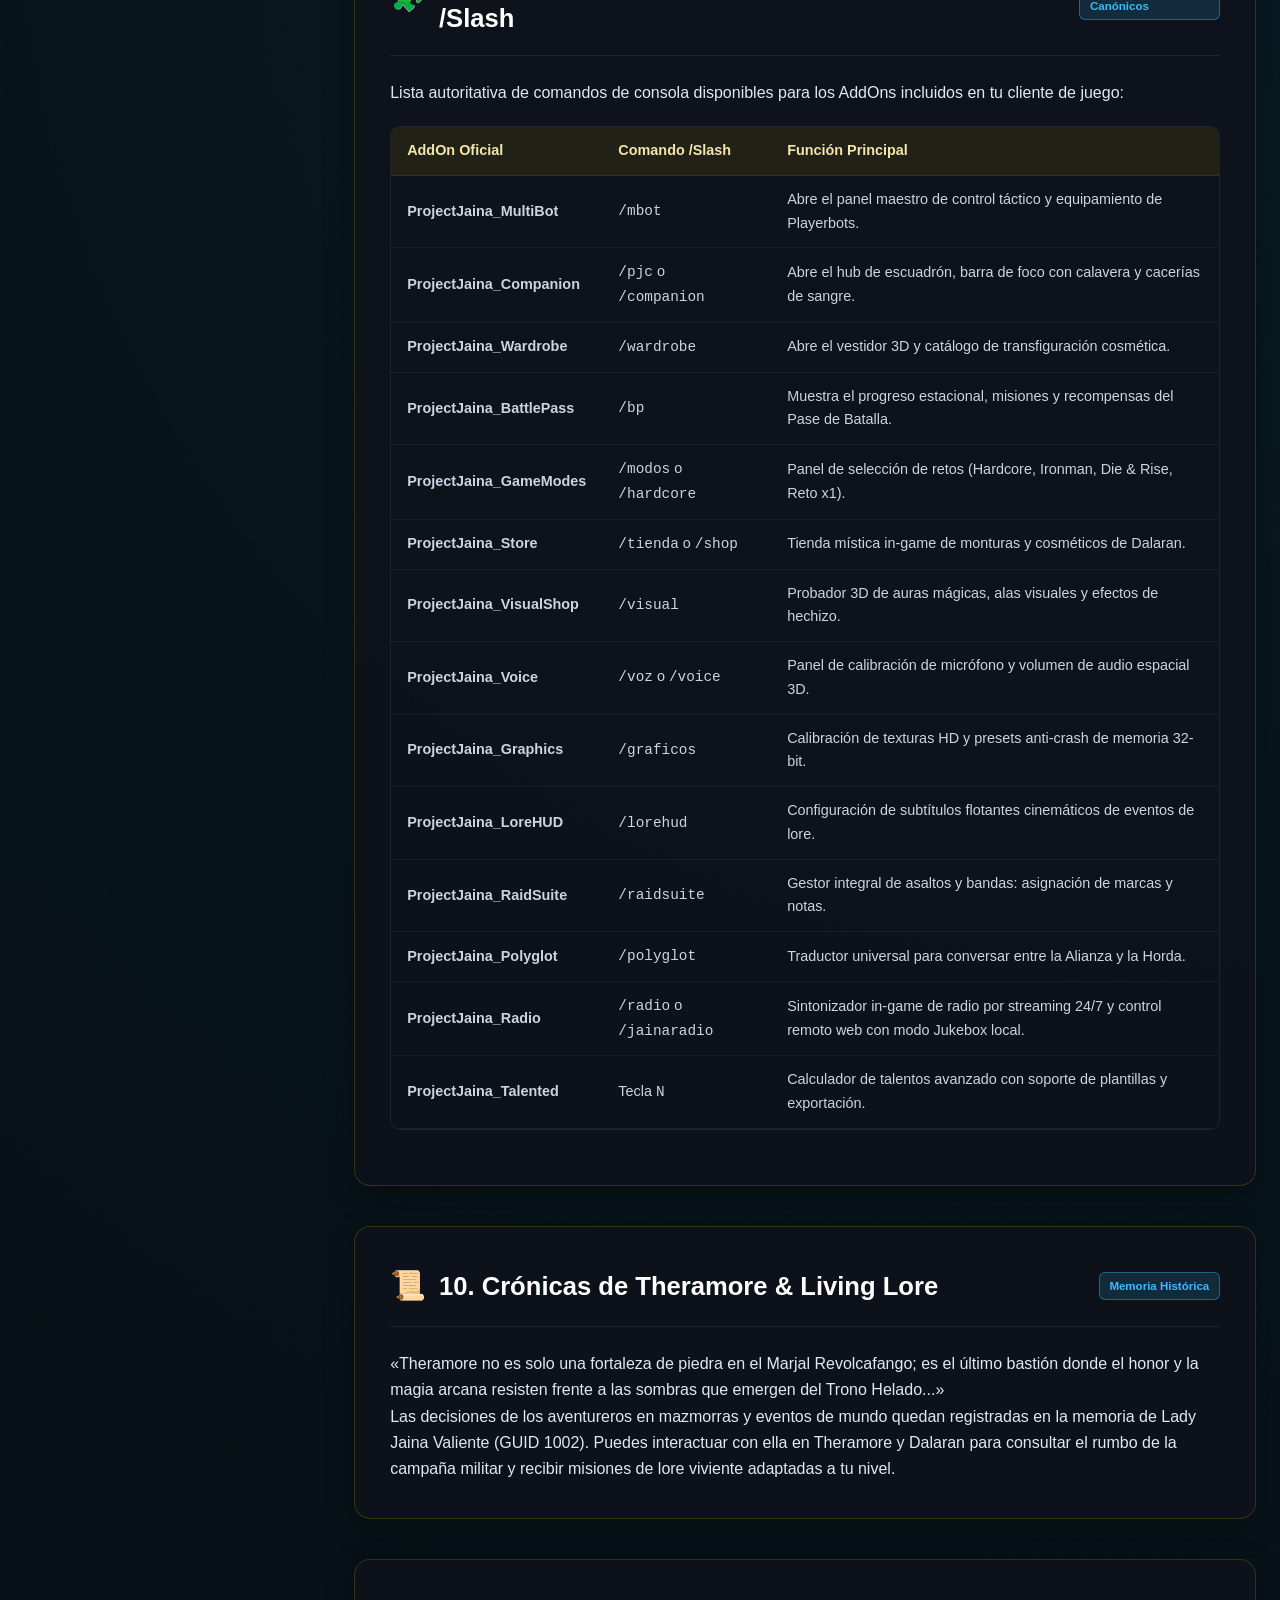
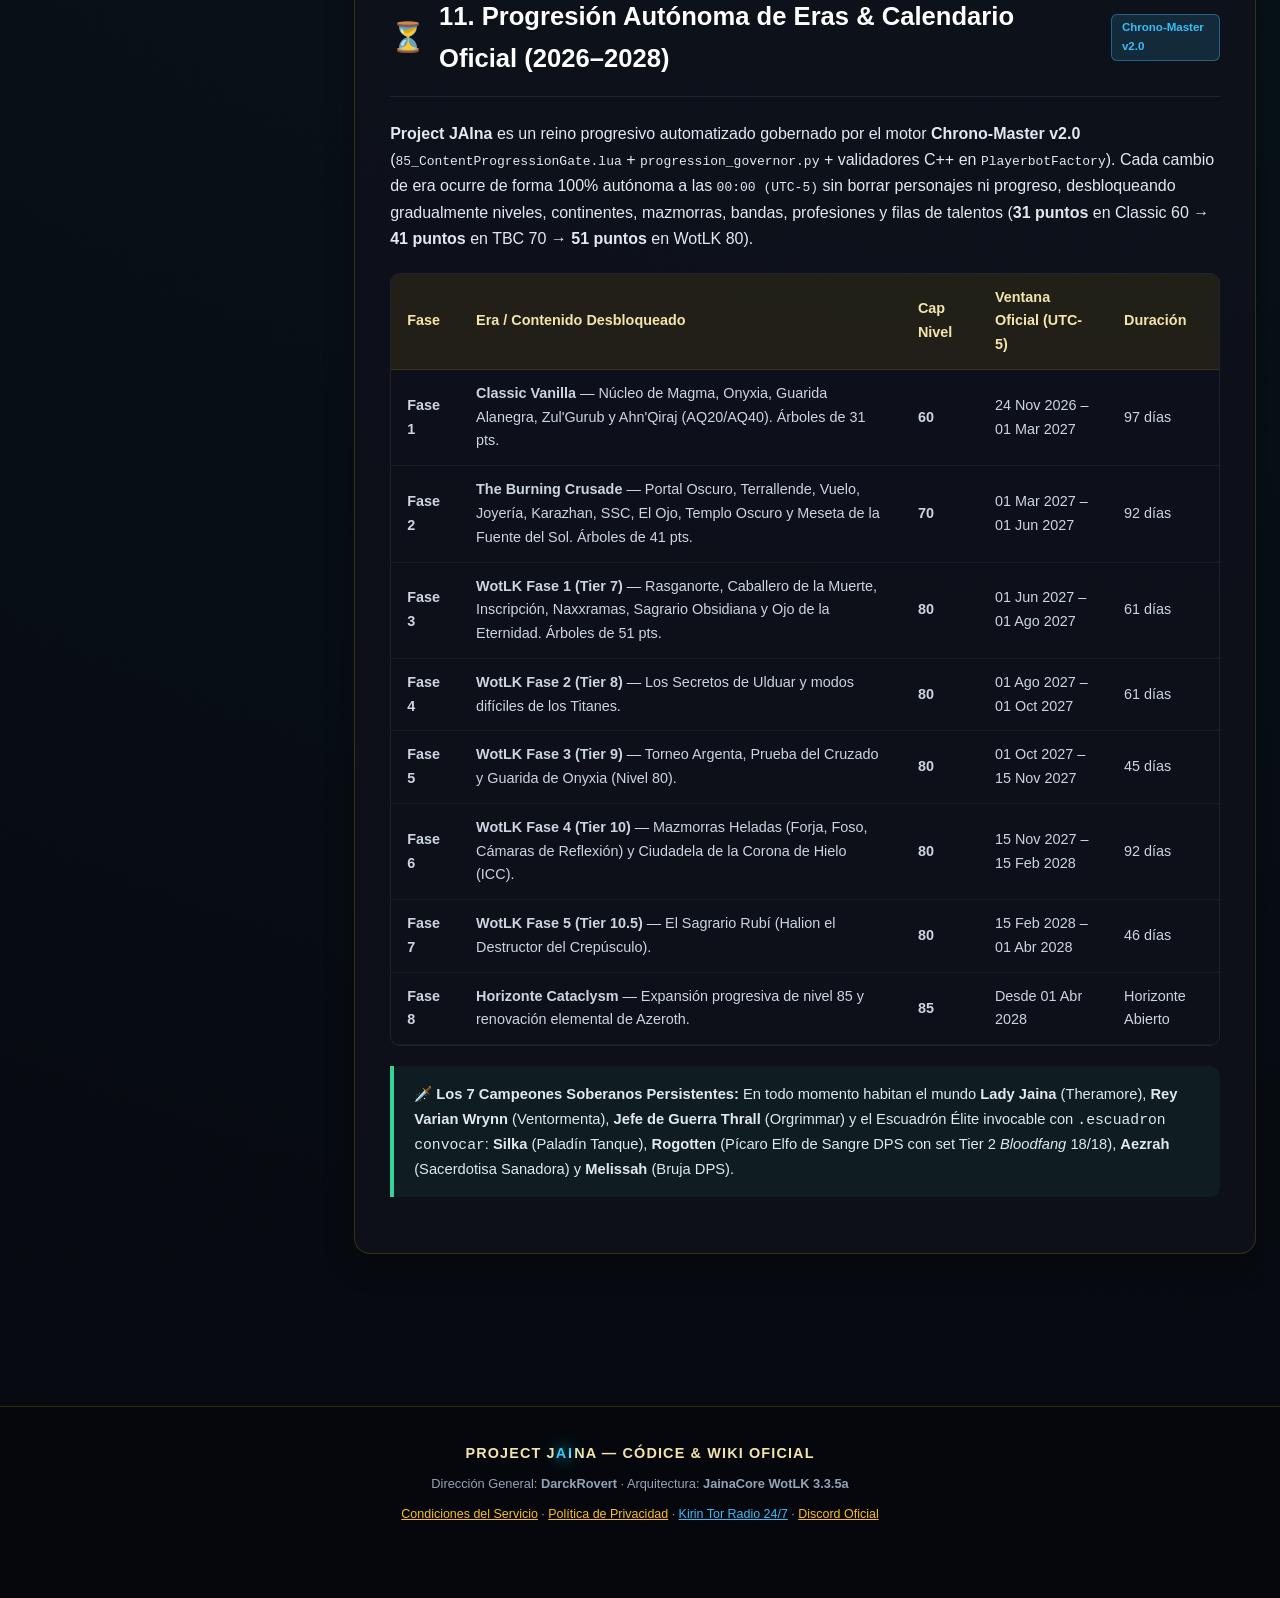
<file: wiki/index.html>
<!DOCTYPE html>
<html lang="es">
<head>
<meta name="color-scheme" content="dark only"/>
<meta name="darkreader-lock"/>
    <meta charset="UTF-8">
    <meta name="viewport" content="width=device-width, initial-scale=1.0">
    <title>Wiki & Códice de Sistemas — Project JAIna | WotLK 3.3.5a HD</title>
    <meta name="description" content="Guía oficial completa, comandos de bots, modos de desafío Hardcore/Ironman, mazmorras con escalado dinámico, motor Apex PvE y compendio de AddOns de Project JAIna.">
        <!-- GOOGLE FONTS PRECONNECT & OPTIMIZACIÓN DE RENDERIZADO AAA -->
    <link rel="preconnect" href="https://fonts.googleapis.com">
    <link rel="preconnect" href="https://fonts.gstatic.com" crossorigin>
    <link href="https://fonts.googleapis.com/css2?family=Cinzel+Decorative:wght@700;900&family=Cinzel:wght@500;700;900&family=Inter:wght@300;400;500;600;700&family=JetBrains+Mono:wght@500;700&family=Outfit:wght@400;500;600;700;800&display=swap" rel="stylesheet">
    <link rel="stylesheet" href="../css/style.css?v=20261030_v710">
    <link rel="stylesheet" href="../css/jaina_jukebox.css?v=20261030_v710">
    <link rel="icon" href="../images/jaina_crest_logo.jpg">
    <style>
        :root {
            --wiki-sidebar-width: 290px;
            --wiki-gold: #c8a800;
            --wiki-gold-light: #f3e5ab;
            --wiki-border: rgba(200, 168, 0, 0.22);
            --wiki-card-bg: rgba(15, 18, 28, 0.82);
            --wiki-code-bg: rgba(0, 0, 0, 0.65);
        }

        body {
            background-color: #06080e;
            color: #e2e8f0;
            font-family: -apple-system, BlinkMacSystemFont, "Segoe UI", Roboto, Helvetica, Arial, sans-serif;
            margin: 0;
            padding: 0;
            line-height: 1.65;
        }

        /* ── Hero de la Wiki ── */
        .wiki-header {
            background: radial-gradient(circle at 50% 20%, rgba(200, 168, 0, 0.12), transparent 70%),
                        linear-gradient(180deg, rgba(6, 8, 14, 0.98) 0%, rgba(10, 14, 24, 0.95) 100%);
            border-bottom: 1px solid var(--wiki-border);
            padding: 3.5rem 1.5rem 2.5rem;
            text-align: center;
        }
        .wiki-tag {
            display: inline-block;
            background: rgba(200, 168, 0, 0.14);
            border: 1px solid var(--wiki-gold);
            color: var(--wiki-gold-light);
            font-size: 0.75rem;
            font-weight: 800;
            letter-spacing: 0.12em;
            padding: 0.35rem 0.95rem;
            border-radius: 9999px;
            margin-bottom: 1rem;
            text-transform: uppercase;
        }
        .wiki-title {
            font-size: clamp(2.1rem, 4.5vw, 3.2rem);
            font-weight: 900;
            background: linear-gradient(135deg, #ffffff 30%, #e2d28f 70%, #c8a800 100%);
            -webkit-background-clip: text;
            -webkit-text-fill-color: transparent;
            margin: 0 0 0.8rem;
        }
        .wiki-desc {
            color: var(--text-muted, #94a3b8);
            font-size: 1.05rem;
            max-width: 780px;
            margin: 0 auto 1.8rem;
        }

        /* ── Buscador Reactivo ── */
        .wiki-search-box {
            max-width: 620px;
            margin: 0 auto;
            position: relative;
        }
        .wiki-search-input {
            width: 100%;
            background: rgba(10, 14, 24, 0.85);
            border: 1px solid var(--wiki-border);
            border-radius: 12px;
            padding: 0.85rem 1.2rem 0.85rem 2.8rem;
            color: #ffffff;
            font-size: 1rem;
            box-sizing: border-box;
            outline: none;
            transition: all 0.25s ease;
            box-shadow: 0 4px 20px rgba(0, 0, 0, 0.4);
        }
        .wiki-search-input:focus {
            border-color: var(--wiki-gold);
            box-shadow: 0 0 15px rgba(200, 168, 0, 0.35);
        }
        .wiki-search-icon {
            position: absolute;
            left: 1rem;
            top: 50%;
            transform: translateY(-50%);
            font-size: 1.1rem;
            opacity: 0.6;
        }

        /* ── Layout Dual (Sidebar + Contenido) ── */
        .wiki-container {
            display: flex;
            max-width: 1440px;
            margin: 0 auto;
            padding: 2rem 1.5rem 4rem;
            gap: 2.5rem;
        }
        .wiki-sidebar {
            width: var(--wiki-sidebar-width);
            flex-shrink: 0;
            position: sticky;
            top: 5.5rem;
            height: calc(100vh - 7rem);
            overflow-y: auto;
            background: var(--wiki-card-bg);
            border: 1px solid var(--wiki-border);
            border-radius: 14px;
            padding: 1.25rem 0.75rem;
            box-sizing: border-box;
            scrollbar-width: thin;
            scrollbar-color: rgba(200, 168, 0, 0.25) transparent;
        }
        @supports not (scrollbar-color: auto) {
            .wiki-sidebar::-webkit-scrollbar {
                width: 6px;
            }
            .wiki-sidebar::-webkit-scrollbar-thumb {
                background: rgba(200, 168, 0, 0.25);
                border-radius: 3px;
            }
        }
        .wiki-nav-group-title {
            font-size: 0.72rem;
            font-weight: 800;
            color: var(--wiki-gold);
            text-transform: uppercase;
            letter-spacing: 0.08em;
            padding: 0.6rem 0.8rem 0.3rem;
            margin-top: 0.6rem;
        }
        .wiki-nav-link {
            display: flex;
            align-items: center;
            gap: 0.65rem;
            padding: 0.55rem 0.85rem;
            border-radius: 8px;
            color: #cbd5e1;
            text-decoration: none;
            font-size: 0.88rem;
            font-weight: 500;
            transition: all 0.2s ease;
        }
        .wiki-nav-link:hover, .wiki-nav-link.active {
            background: rgba(200, 168, 0, 0.12);
            color: var(--wiki-gold-light);
            border-left: 3px solid var(--wiki-gold);
        }

        .wiki-content {
            flex-grow: 1;
            min-width: 0;
        }

        /* ── Módulos y Secciones ── */
        .wiki-section {
            background: var(--wiki-card-bg);
            border: 1px solid var(--wiki-border);
            border-radius: 16px;
            padding: 2.2rem;
            margin-bottom: 2.5rem;
            box-shadow: 0 10px 30px rgba(0, 0, 0, 0.3);
            scroll-margin-top: 5.5rem;
        }
        .wiki-sec-header {
            display: flex;
            align-items: center;
            gap: 0.8rem;
            border-bottom: 1px solid rgba(255, 255, 255, 0.08);
            padding-bottom: 1rem;
            margin-bottom: 1.5rem;
        }
        .wiki-sec-icon {
            font-size: 1.8rem;
        }
        .wiki-sec-title {
            font-size: 1.6rem;
            font-weight: 800;
            color: #ffffff;
            margin: 0;
        }
        .wiki-sec-badge {
            font-size: 0.72rem;
            background: rgba(56, 189, 248, 0.15);
            border: 1px solid rgba(56, 189, 248, 0.4);
            color: #38bdf8;
            padding: 0.2rem 0.6rem;
            border-radius: 6px;
            font-weight: 700;
            margin-left: auto;
        }

        /* ── Tablas de la Wiki ── */
        .wiki-table-wrap {
            overflow-x: auto;
            margin: 1.25rem 0;
            border-radius: 10px;
            border: 1px solid rgba(255, 255, 255, 0.08);
        }
        .wiki-table {
            width: 100%;
            border-collapse: collapse;
            font-size: 0.9rem;
            text-align: left;
        }
        .wiki-table th {
            background: rgba(200, 168, 0, 0.1);
            color: var(--wiki-gold-light);
            font-weight: 700;
            padding: 0.75rem 1rem;
            border-bottom: 1px solid var(--wiki-border);
        }
        .wiki-table td {
            padding: 0.75rem 1rem;
            border-bottom: 1px solid rgba(255, 255, 255, 0.05);
            color: #cbd5e1;
        }
        .wiki-table tr:hover td {
            background: rgba(255, 255, 255, 0.03);
        }

        /* ── Cajas de Código y Botón Copiar Macro ── */
        .wiki-cmd-card {
            background: var(--wiki-code-bg);
            border: 1px solid rgba(200, 168, 0, 0.2);
            border-radius: 10px;
            padding: 0.85rem 1.1rem;
            margin: 0.8rem 0;
            display: flex;
            align-items: center;
            justify-content: space-between;
            gap: 1rem;
        }
        .wiki-cmd-text {
            font-family: "JetBrains Mono", Consolas, Monaco, monospace;
            color: #38bdf8;
            font-size: 0.95rem;
            font-weight: 600;
            word-break: break-all;
        }
        .btn-copy-macro {
            background: rgba(200, 168, 0, 0.15);
            border: 1px solid var(--wiki-gold);
            color: var(--wiki-gold-light);
            padding: 0.35rem 0.85rem;
            border-radius: 6px;
            font-size: 0.75rem;
            font-weight: 700;
            cursor: pointer;
            transition: all 0.2s ease;
            white-space: nowrap;
        }
        .btn-copy-macro:hover {
            background: var(--wiki-gold);
            color: #000000;
        }

        .wiki-callout {
            border-left: 4px solid var(--wiki-gold);
            background: rgba(200, 168, 0, 0.06);
            padding: 1rem 1.25rem;
            border-radius: 0 10px 10px 0;
            margin: 1.25rem 0;
            font-size: 0.92rem;
        }
        .wiki-callout.tip {
            border-left-color: #34d399;
            background: rgba(52, 211, 153, 0.06);
        }
        .wiki-callout.alert {
            border-left-color: #f87171;
            background: rgba(248, 113, 113, 0.06);
        }

        /* ── Responsive ── */
        @media (max-width: 960px) {
            .wiki-container {
                flex-direction: column;
            }
            .wiki-sidebar {
                width: 100%;
                height: auto;
                position: static;
            }
        }
    </style>
    <!-- Wowhead Tooltips Integration L9 -->
    <script>const whTooltips = {colorLinks: false, iconizeLinks: false, renameLinks: false};</script>
    <script src="https://wow.zamimg.com/js/tooltips.js"></script>
</head>
<body>

    <!-- NAVBAR CANÓNICO -->
    <nav class="navbar" id="mainNavbar">
        <a href="../index.html" class="brand-container">
            <img src="../images/jaina_crest_logo.jpg" alt="Project JAIna" class="brand-logo-img">
            <div>
                <div class="brand-title">PROJECT J<span class="brand-ai-spark">AI</span>NA</div>
                <div class="brand-subtitle">LIVING LORE & AI REVOLUTION</div>
            </div>
        </a>

        <ul class="nav-links" id="navbarLinks">
            <li><a href="../index.html">Inicio</a></li>
            <li><a href="../jainacore.html">JainaCore</a></li>
            
            <!-- DROPDOWN: EXPLORAR -->
            <li class="nav-item-dropdown">
                <button class="dropdown-trigger" type="button" aria-expanded="false">
                    <span>Explorar</span>
                    <span class="dropdown-chevron">▼</span>
                </button>
                <div class="nav-dropdown-menu">
                    <a href="../index.html#linea-de-fases" class="dropdown-item-link">
                        <span class="dropdown-item-icon">⏳</span>
                        <div class="dropdown-item-text">
                            <span class="dropdown-item-title">Línea de Fases & Eras</span>
                            <span class="dropdown-item-desc">Vanilla 60 a WotLK 80 Progresivo</span>
                        </div>
                    </a>
                    <a href="../index.html#living-lore" class="dropdown-item-link">
                        <span class="dropdown-item-icon">🧠</span>
                        <div class="dropdown-item-text">
                            <span class="dropdown-item-title">Lore Viviente & Simulador IA</span>
                            <span class="dropdown-item-desc">HeroBots y LLM neuronal local</span>
                        </div>
                    </a>
                    <a href="../index.html#mundo-viviente" class="dropdown-item-link">
                        <span class="dropdown-item-icon">🏰</span>
                        <div class="dropdown-item-text">
                            <span class="dropdown-item-title">Baluartes & Guerra Naval</span>
                            <span class="dropdown-item-desc">Enclaves territoriales y combate en mar</span>
                        </div>
                    </a>
                    <a href="../index.html#addons-showcase" class="dropdown-item-link">
                        <span class="dropdown-item-icon">🧩</span>
                        <div class="dropdown-item-text">
                            <span class="dropdown-item-title">Suite de 21 AddOns Oficiales</span>
                            <span class="dropdown-item-desc">MultiBot, Radio 24/7, Audio 3D y más</span>
                        </div>
                    </a>
                </div>
            </li>

            <!-- DROPDOWN: SERVICIOS -->
            <li class="nav-item-dropdown">
                <button class="dropdown-trigger" type="button" aria-expanded="false">
                    <span>Servicios</span>
                    <span class="dropdown-chevron">▼</span>
                </button>
                <div class="nav-dropdown-menu">
                    <a href="../cuenta.html" class="dropdown-item-link">
                        <span class="dropdown-item-icon">👑</span>
                        <div class="dropdown-item-text">
                            <span class="dropdown-item-title">Panel de Mi Cuenta</span>
                            <span class="dropdown-item-desc">Gestión integral, personajes y unstuck</span>
                        </div>
                    </a>
                    <a href="../armeria.html" class="dropdown-item-link">
                        <span class="dropdown-item-icon">⚔️</span>
                        <div class="dropdown-item-text">
                            <span class="dropdown-item-title">Armería de Campeones</span>
                            <span class="dropdown-item-desc">Inspección de personajes y talentos</span>
                        </div>
                    </a>
                    <a href="../database.html" class="dropdown-item-link">
                        <span class="dropdown-item-icon">📚</span>
                        <div class="dropdown-item-text">
                            <span class="dropdown-item-title">Base de Datos del Reino</span>
                            <span class="dropdown-item-desc">Items, hechizos y tablas de botín</span>
                        </div>
                    </a>
                    <a href="../tienda.html" class="dropdown-item-link">
                        <span class="dropdown-item-icon">💎</span>
                        <div class="dropdown-item-text">
                            <span class="dropdown-item-title">Tienda & Donaciones</span>
                            <span class="dropdown-item-desc">Cosméticos exclusivos y apoyo</span>
                        </div>
                    </a>
                    <a href="../registro.html" class="dropdown-item-link">
                        <span class="dropdown-item-icon">🛡️</span>
                        <div class="dropdown-item-text">
                            <span class="dropdown-item-title">Crear Cuenta SRP6</span>
                            <span class="dropdown-item-desc">Registro criptográfico instantáneo</span>
                        </div>
                    </a>
                </div>
            </li>

            <!-- DROPDOWN: COMUNIDAD -->
            <li class="nav-item-dropdown">
                <button class="dropdown-trigger" type="button" aria-expanded="false">
                    <span>Comunidad</span>
                    <span class="dropdown-chevron">▼</span>
                </button>
                <div class="nav-dropdown-menu">
                    <a href="index.html" class="dropdown-item-link active">
                        <span class="dropdown-item-icon">📖</span>
                        <div class="dropdown-item-text">
                            <span class="dropdown-item-title">Wiki Oficial de Project JAIna</span>
                            <span class="dropdown-item-desc">Guías completas, comandos y mecánicas</span>
                        </div>
                    </a>
                    <a href="../voz/index.html" class="dropdown-item-link">
                        <span class="dropdown-item-icon">🎙️</span>
                        <div class="dropdown-item-text">
                            <span class="dropdown-item-title">Voz Espacial 3D (WebRTC)</span>
                            <span class="dropdown-item-desc">Audio posicional por proximidad</span>
                        </div>
                    </a>
                    <a href="../radio/index.html" class="dropdown-item-link">
                        <span class="dropdown-item-icon">📻</span>
                        <div class="dropdown-item-text">
                            <span class="dropdown-item-title">Kirin Tor Radio 24/7</span>
                            <span class="dropdown-item-desc">Streaming en vivo: Folk, Lofi, Épico y Metal</span>
                        </div>
                    </a>
                    <a href="../bugs.html" class="dropdown-item-link">
                        <span class="dropdown-item-icon">🐛</span>
                        <div class="dropdown-item-text">
                            <span class="dropdown-item-title">BugTracker Oficial</span>
                            <span class="dropdown-item-desc">Reportes de incidencias y parches</span>
                        </div>
                    </a>
                    <a href="../index.html#comunidad-creadores" class="dropdown-item-link">
                        <span class="dropdown-item-icon">🔥</span>
                        <div class="dropdown-item-text">
                            <span class="dropdown-item-title">Refugio de Creadores</span>
                            <span class="dropdown-item-desc">Esta es tu casa · Apoyo a streamers, músicos y artistas</span>
                        </div>
                    </a>
                    <a href="../index.html#fonoteca-taberna" class="dropdown-item-link">
                        <span class="dropdown-item-icon">🎶</span>
                        <div class="dropdown-item-text">
                            <span class="dropdown-item-title">Fonoteca & Jukebox Lo-Fi</span>
                            <span class="dropdown-item-desc">Peacebloom Burn Slow & Beats de Azeroth</span>
                        </div>
                    </a>
                    <a href="https://discord.gg/cXxMuRJrfy" target="_blank" rel="noopener noreferrer" class="dropdown-item-link">
                        <span class="dropdown-item-icon">💬</span>
                        <div class="dropdown-item-text">
                            <span class="dropdown-item-title">Discord Oficial</span>
                            <span class="dropdown-item-desc">Comunidad activa y soporte directo</span>
                        </div>
                    </a>
                </div>
            </li>

            <li><a href="../index.html#como-jugar">Guía de Conexión</a></li>
        </ul>

        <div class="nav-actions-tray">
            <button id="ambientAudioBtn" class="ambient-audio-btn" title="Fonoteca de la Taberna: Peacebloom Lo-Fi & Ecos de Azeroth">
                <div class="equalizer-wave">
                    <span class="eq-bar"></span>
                    <span class="eq-bar"></span>
                    <span class="eq-bar"></span>
                    <span class="eq-bar"></span>
                </div>
                <span class="audio-label">Fonoteca & Radio</span>
            </button>
            <a href="../index.html#como-jugar" class="btn-play-web-nav"><span>⚡</span> CÓMO JUGAR</a>
            <a href="../registro.html" class="btn-cta-nav">Crear Cuenta</a>
            <button class="mobile-nav-toggle" id="mobileNavToggle" aria-label="Abrir Menú de Navegación">☰</button>
        </div>
    </nav>

    <!-- HEADER WIKI -->
    <header class="wiki-header">
        <span class="wiki-tag">📖 Códice Integral & Base de Conocimiento</span>
        <h1 class="wiki-title">Wiki de Sistemas & Guía del Jugador</h1>
        <p class="wiki-desc">Documentación técnica autoritativa, comandos de bots, mecánicas de supervivencia, escalado de mazmorras y catálogo de AddOns y calendario oficial de eras de Project JAIna (v5.53.0).</p>

        <div class="wiki-search-box">
            <span class="wiki-search-icon">🔍</span>
            <input type="text" id="wikiSearch" class="wiki-search-input" placeholder="Buscar comando, modo de juego, addon, mecánico de bot (ej. 'follow', 'hardcore', 'mbot')...">
            <div id="wikiSearchCount" style="margin-top:0.65rem;font-size:0.84rem;color:#94a3b8;">Mostrando todas las secciones del Códice</div>
        </div>
    </header>

    <!-- CONTENEDOR PRINCIPAL -->
    <div class="wiki-container">
        
        <!-- SIDEBAR DE NAVEGACIÓN -->
        <aside class="wiki-sidebar">
            <div class="wiki-nav-group-title">Guía de Supervivencia</div>
            <a href="#modulo-1" class="wiki-nav-link active"><span>🚀</span> 1. Inicio & Primer Login</a>
            <a href="#modulo-2" class="wiki-nav-link"><span>🤖</span> 2. Bots & Motor PvE v4.0</a>
            <a href="#modulo-3" class="wiki-nav-link"><span>💀</span> 3. Modos de Desafío</a>
            
            <div class="wiki-nav-group-title">Encuentros & Mazmorras</div>
            <a href="#modulo-4" class="wiki-nav-link"><span>🏰</span> 4. Mazmorras, Bandas & RDF</a>
            <a href="#modulo-5" class="wiki-nav-link"><span>👗</span> 5. Guardarropa & NPC Kaelia</a>
            <a href="#modulo-6" class="wiki-nav-link"><span>🪙</span> 6. Economía & Subastas</a>

            <div class="wiki-nav-group-title">Mundo Viviente & AddOns</div>
            <a href="#modulo-7" class="wiki-nav-link"><span>🚩</span> 7. Baluartes & Galeón Naval</a>
            <a href="#modulo-8" class="wiki-nav-link"><span>📻</span> 8. Voz Espacial & Radio 24/7 (Zero-VPN)</a>
            <a href="#modulo-9" class="wiki-nav-link"><span>🧩</span> 9. Compendio de AddOns & Comandos</a>
            <a href="#modulo-10" class="wiki-nav-link"><span>📜</span> 10. Crónicas de Theramore</a>
            <a href="#modulo-11" class="wiki-nav-link"><span>⏳</span> 11. Progresión & Calendario 2026–2028</a>
        </aside>

        <!-- CONTENIDO DE LA WIKI -->
        <main class="wiki-content" id="wikiContent">

            <!-- MÓDULO 1: INICIO & PRIMER LOGIN -->
            <section id="modulo-1" class="wiki-section">
                <div class="wiki-sec-header">
                    <span class="wiki-sec-icon">🚀</span>
                    <h2 class="wiki-sec-title">1. Inicio Rápido & Experiencia "Minuto Cero"</h2>
                    <span class="wiki-sec-badge">Guía de Llegada</span>
                </div>

                <p>Al conectarte por primera vez a <strong>Project JAIna</strong>, tu personaje no aparece desprovisto. El motor autoritativo de bienvenida detecta tu facción y te otorga automáticamente el <strong>Paquete de Equipamiento Minuto Cero</strong>:</p>

                <div class="wiki-table-wrap">
                    <table class="wiki-table">
                        <thead>
                            <tr>
                                <th>Facción</th>
                                <th>Carta Oficial</th>
                                <th>Hermandad Canónica</th>
                                <th>Suministros Otorgados</th>
                            </tr>
                        </thead>
                        <tbody>
                            <tr>
                                <td><strong style="color: #60a5fa;">Alianza</strong></td>
                                <td>Correspondencia de Lady Jaina Valiente</td>
                                <td><code>&lt;El Kirin Tor&gt;</code></td>
                                <td>4 Bolsas de 16 casillas, 10 Oro, 5 Tokens de Jaina, 5 Fichas de Evento, Bendición Arcanomántica.</td>
                            </tr>
                            <tr>
                                <td><strong style="color: #f87171;">Horda</strong></td>
                                <td>Edicto Militar del Jefe de Guerra Thrall</td>
                                <td><code>&lt;La Horda de Orgrimmar&gt;</code></td>
                                <td>4 Bolsas de 16 casillas, 10 Oro, 5 Tokens de Jaina, 5 Fichas de Evento, Fortaleza de los Baldíos.</td>
                            </tr>
                        </tbody>
                    </table>
                </div>

                <div class="wiki-callout tip">
                    💡 <strong>Conexión Oficial al Reino:</strong> Si usas el Lanzador Oficial, la conexión se configura automáticamente en 1 Clic. Si configuras manualmente tu <code>realmlist.wtf</code>, utiliza la dirección canónica:
                </div>

                <div class="wiki-cmd-card">
                    <span class="wiki-cmd-text">set realmlist logon.projectjaina.com</span>
                    <button class="btn-copy-macro" onclick="copyText('set realmlist logon.projectjaina.com', this)">Copiar Realmlist</button>
                </div>

                <div class="wiki-callout">
                    ⚙️ <strong>Solución al Bug de Ratones Gaming a 1000 Hz:</strong> Si al mover la cámara dentro de WoW 3.3.5a la pantalla gira de forma descontrolada, pega esta macro en el chat una sola vez:
                </div>
                <div class="wiki-cmd-card">
                    <span class="wiki-cmd-text">/run SetCVar("rawMouseEnable", 1)</span>
                    <button class="btn-copy-macro" onclick="copyText('/run SetCVar("rawMouseEnable", 1)', this)">Copiar Macro</button>
                </div>
            </section>

            <!-- MÓDULO 2: PLAYERBOTS & APEX PVE V4.0 -->
            <section id="modulo-2" class="wiki-section">
                <div class="wiki-sec-header">
                    <span class="wiki-sec-icon">🤖</span>
                    <h2 class="wiki-sec-title">2. Manual Maestro de Bots & Motor Apex PvE v4.0</h2>
                    <span class="wiki-sec-badge">Apex Engine v4.0</span>
                </div>

                <p>En Project JAIna los Playerbots no son robots pasivos: están gobernados por el motor táctico <strong>Apex Mythic Raider v4.0</strong> (C++ y Eluna), dotados de consciencia espacial O(1) y comportamiento equivalente a jugadores humanos experimentados.</p>

                <h3 style="color: var(--wiki-gold); margin-top: 1.5rem;">¿Cómo Reclutar y Liderar Bots?</h3>
                <p>Puedes sumar cualquier bot a tu grupo de 3 maneras:</p>
                <ol>
                    <li><strong>Mediante el AddOn MultiBot:</strong> Pulsa el botón del minimapa o escribe <code>/mbot</code> para abrir el panel visual.</li>
                    <li><strong>Por Susurro en Capitales:</strong> Haz clic sobre cualquier bot que veas caminando y susúrrale la palabra <code>party</code> o <code>ayuda</code>.</li>
                    <li><strong>Por Comando Directo:</strong> Escribe en el chat <code>.bot add NombreDelBot</code> o <code>.playerbots add NombreDelBot</code>.</li>
                </ol>

                <h3 style="color: var(--wiki-gold); margin-top: 1.5rem;">Top 20 Comandos de Susurro de Combate</h3>
                <p>Susurra estos comandos directamente al bot (o úsalos en grupo con el AddOn MultiBot):</p>

                <div class="wiki-table-wrap">
                    <table class="wiki-table">
                        <thead>
                            <tr>
                                <th>Comando de Susurro</th>
                                <th>Categoría</th>
                                <th>Efecto Inmediato en el Bot</th>
                                <th>Acción Rápida</th>
                            </tr>
                        </thead>
                        <tbody>
                            <tr>
                                <td><code>follow</code></td>
                                <td>Movimiento</td>
                                <td>Sigue de cerca a tu personaje respetando distancia.</td>
                                <td><button class="btn-copy-macro" onclick="copyText('follow', this)">Copiar</button></td>
                            </tr>
                            <tr>
                                <td><code>stay</code></td>
                                <td>Movimiento</td>
                                <td>Permanece quieto en la posición exacta actual.</td>
                                <td><button class="btn-copy-macro" onclick="copyText('stay', this)">Copiar</button></td>
                            </tr>
                            <tr>
                                <td><code>flee</code></td>
                                <td>Movimiento</td>
                                <td>Abandona el combate y corre hacia tu posición.</td>
                                <td><button class="btn-copy-macro" onclick="copyText('flee', this)">Copiar</button></td>
                            </tr>
                            <tr>
                                <td><code>attack</code></td>
                                <td>Combate</td>
                                <td>Ataca inmediatamente a tu objetivo actual seleccionado.</td>
                                <td><button class="btn-copy-macro" onclick="copyText('attack', this)">Copiar</button></td>
                            </tr>
                            <tr>
                                <td><code>tank attack</code></td>
                                <td>Combate</td>
                                <td>El tanque pullea, usa taunt y afianza el agro inicial.</td>
                                <td><button class="btn-copy-macro" onclick="copyText('tank attack', this)">Copiar</button></td>
                            </tr>
                            <tr>
                                <td><code>pull rti</code></td>
                                <td>Combate</td>
                                <td>Pullea únicamente el objetivo marcado con Calavera/Cruz.</td>
                                <td><button class="btn-copy-macro" onclick="copyText('pull rti', this)">Copiar</button></td>
                            </tr>
                            <tr>
                                <td><code>co +dps</code></td>
                                <td>Estrategia</td>
                                <td>Asigna rol de daño sostenido con rotación óptima.</td>
                                <td><button class="btn-copy-macro" onclick="copyText('co +dps', this)">Copiar</button></td>
                            </tr>
                            <tr>
                                <td><code>co +heal</code></td>
                                <td>Estrategia</td>
                                <td>Asigna rol sanador con triaje de vida en banda.</td>
                                <td><button class="btn-copy-macro" onclick="copyText('co +heal', this)">Copiar</button></td>
                            </tr>
                            <tr>
                                <td><code>co +tank</code></td>
                                <td>Estrategia</td>
                                <td>Asigna rol de mitigación y generación masiva de amenaza.</td>
                                <td><button class="btn-copy-macro" onclick="copyText('co +tank', this)">Copiar</button></td>
                            </tr>
                            <tr>
                                <td><code>loot</code></td>
                                <td>Utilidad</td>
                                <td>Despoja cadáveres cercanos de criaturas derrotadas.</td>
                                <td><button class="btn-copy-macro" onclick="copyText('loot', this)">Copiar</button></td>
                            </tr>
                            <tr>
                                <td><code>revive</code></td>
                                <td>Utilidad</td>
                                <td>Castea resurrección sobre aliados caídos en el área.</td>
                                <td><button class="btn-copy-macro" onclick="copyText('revive', this)">Copiar</button></td>
                            </tr>
                            <tr>
                                <td><code>summon</code></td>
                                <td>Utilidad</td>
                                <td>Teletransporta al bot hacia tu posición si se ha atascado.</td>
                                <td><button class="btn-copy-macro" onclick="copyText('summon', this)">Copiar</button></td>
                            </tr>
                            <tr>
                                <td><code>release</code></td>
                                <td>Utilidad</td>
                                <td>Libera espíritu tras un wipe de grupo para correr juntos.</td>
                                <td><button class="btn-copy-macro" onclick="copyText('release', this)">Copiar</button></td>
                            </tr>
                        </tbody>
                    </table>
                </div>

                <h3 style="color: var(--wiki-gold); margin-top: 1.5rem;">Innovaciones del Motor Apex PvE v4.0 en Mazmorras</h3>
                <ul>
                    <li><strong>Radar de Peligros en Suelo (Anti-Charcos O(1)):</strong> Los bots detectan fuego, veneno o áreas de daño (DynamicObjects) en un radio de 45 yardas y huyen hacia el vector libre más seguro sin oscilar.</li>
                    <li><strong>Posicionamiento de Dragones:</strong> Los tanques sitúan a los dragones a 180° del grupo; los DPS y sanadores se posicionan automáticamente en los flancos perpendiculares (90° / 270°) respetando el radio de colisión para evitar colazos y alientos.</li>
                    <li><strong>Rotación Coordinada de Cortes:</strong> El sistema bloquea temporalmente las interrupciones para que dos bots jamás malgasten sus cortes en el mismo casteo de un jefe.</li>
                    <li><strong>Veto a Burbuja en Tanques:</strong> Los paladines tanque tienen vetado el uso de <em>Escudo divino</em> (pompa que pierde el aggro y causa wipes). En su lugar usan <em>Protección divina</em> e <em>Imposición de manos</em>.</li>
                    <li><strong>Persistencia de Grupo al Desloguear:</strong> Si cierras sesión, tus bots no mueren ni se borran. Se quedan deambulando pacíficamente y se reagrupan contigo al volver a entrar (Script 92).</li>
                </ul>
            </section>

            <!-- MÓDULO 3: MODOS DE DESAFÍO -->
            <section id="modulo-3" class="wiki-section">
                <div class="wiki-sec-header">
                    <span class="wiki-sec-icon">💀</span>
                    <h2 class="wiki-sec-title">3. Códice de Modos de Juego & Desafíos</h2>
                    <span class="wiki-sec-badge">Desafíos Heroicos</span>
                </div>

                <p>Al crear un personaje o hablar con el Heraldo de Desafíos en tu zona de inicio, puedes activar una de las 5 sendas de juego autoritativas:</p>

                <div class="wiki-table-wrap">
                    <table class="wiki-table">
                        <thead>
                            <tr>
                                <th>Modalidad</th>
                                <th>Vidas</th>
                                <th>Reglas & Restricciones</th>
                                <th>Recompensa de Victoria</th>
                            </tr>
                        </thead>
                        <tbody>
                            <tr>
                                <td><strong style="color: #38bdf8;">Normal</strong></td>
                                <td>Infinitas</td>
                                <td>Juego progresivo Blizzlike con escalado de mazmorras y bots de asistencia.</td>
                                <td>Progresión canónica estándar.</td>
                            </tr>
                            <tr>
                                <td><strong style="color: #f87171;">Hardcore (1 Vida)</strong></td>
                                <td>1 Vida</td>
                                <td>Muerte permanente. Bloqueo total de cementerios y hechizos de resurrección. Lápida in-game y anuncio global.</td>
                                <td>Título exclusivo <code>&lt;El Inmortal&gt;</code>, Tabardo Sagrado y 100 Tokens de Jaina.</td>
                            </tr>
                            <tr>
                                <td><strong style="color: #fbbf24;">Ironman</strong></td>
                                <td>1 Vida</td>
                                <td>Solo equipo blanco o gris. Prohibido buzón postal, subastas, talentos prestados y grupos con personajes no-Ironman.</td>
                                <td>Título <code>&lt;Hombre de Hierro&gt;</code>, montura exclusiva y mención en el Salón de la Fama.</td>
                            </tr>
                            <tr>
                                <td><strong style="color: #c084fc;">Die & Rise (3 Vidas)</strong></td>
                                <td>3 Vidas</td>
                                <td>1ª Muerte: Cicatriz de plaga. 2ª Muerte: Piel necrótica. 3ª Muerte: Transformación permanente en alma en pena.</td>
                                <td>Metamorfosis cosmética de no-muerto y título <code>&lt;Resurrecto&gt;</code>.</td>
                            </tr>
                            <tr>
                                <td><strong style="color: #34d399;">Reto Andino x1</strong></td>
                                <td>Infinitas</td>
                                <td>XP x1 pura en monstruos, misiones y profesiones sin ningún acelerador ni bonus de cuenta.</td>
                                <td><strong>Herencia de Almas:</strong> Si alcanzas nivel 60/80, tu siguiente personaje hereda un bonus de XP x2 permanente.</td>
                            </tr>
                        </tbody>
                    </table>
                </div>

                <div class="wiki-callout tip">
                    🛡️ <strong>DC Protection (Protección contra Caídas de Red):</strong> En modalidades de muerte permanente (Hardcore / Ironman), si el servidor detecta una desconexión brusca en pleno combate, se activa de inmediato un <em>Escudo Divino de 30 segundos</em> para salvar a tu avatar de muertes injustas causadas por microcortes de tu proveedor de internet.
                </div>
            </section>

            <!-- MÓDULO 4: MAZMORRAS, BANDAS & RDF -->
            <section id="modulo-4" class="wiki-section">
                <div class="wiki-sec-header">
                    <span class="wiki-sec-icon">🏰</span>
                    <h2 class="wiki-sec-title">4. Mazmorras, Bandas y Buscador RDF Instantáneo</h2>
                    <span class="wiki-sec-badge">Buscador Dinámico</span>
                </div>

                <p>En Project JAIna nunca tendrás que esperar horas para entrar a una mazmorra gracias a dos sistemas que trabajan en conjunto:</p>

                <h3 style="color: var(--wiki-gold);">1. Escalado Dinámico de Mazmorras</h3>
                <p>Si deseas ingresar a una mazmorra de 5 jugadores en solitario o con 1 o 2 amigos, la vida de las criaturas y el daño entrante se modulan de forma no lineal:</p>
                <div class="wiki-cmd-card">
                    <span class="wiki-cmd-text">HP_Criatura = Base * (Jugadores_Presentes / 5) ^ 0.65</span>
                </div>
                <p>Esto asegura que la mazmorra siga requiriendo habilidad táctica pero sea matemáticamente completable sin necesidad de un grupo completo.</p>

                <h3 style="color: var(--wiki-gold); margin-top: 1.5rem;">2. Buscador de Mazmorras RDF Instantáneo</h3>
                <p>Abre el panel de Mazmorras (tecla <code>I</code>) y selecciona tu rol. Si no hay jugadores humanos suficientes en cola, el despachador automático recluta bots de tu nivel en menos de 5 segundos, autoconfigura sus roles y te teletransporta a la entrada de la estancia listo para el combate.</p>
            </section>

            <!-- MÓDULO 5: GUARDARROPA & TRANSFIGURACIÓN -->
            <section id="modulo-5" class="wiki-section">
                <div class="wiki-sec-header">
                    <span class="wiki-sec-icon">👗</span>
                    <h2 class="wiki-sec-title">5. Guardarropa, Ilusiones & Transfiguración</h2>
                    <span class="wiki-sec-badge">Personalización Visual</span>
                </div>

                <p>Personaliza la apariencia visual de tu armadura sin comprometer tus estadísticas de combate:</p>
                <ul>
                    <li><strong>PNJ Kaelia Sombraetérea (Entry 990150):</strong> Estilista draenei ubicada cerca de los bancos principales en Ventormenta, Forjaz, Orgrimmar y Dalaran. Mediante un menú interactivo Gossip te permite ocultar visualmente: yelmo, hombreras, capa, camisa, tabardo y guantes sin costo.</li>
                    <li><strong>AddOn ProjectJaina_Wardrobe:</strong> Escribe <code>/wardrobe</code> para abrir el catálogo 3D de piezas coleccionadas. Permite previsualizar conjuntos enteros y aplicar transfiguraciones por una pequeña tarifa en monedas del juego.</li>
                </ul>
            </section>

            <!-- MÓDULO 6: ECONOMÍA & SUBASTAS -->
            <section id="modulo-6" class="wiki-section">
                <div class="wiki-sec-header">
                    <span class="wiki-sec-icon">🪙</span>
                    <h2 class="wiki-sec-title">6. Economía del Reino, Monedas & Subastas Vivas</h2>
                    <span class="wiki-sec-badge">Economía del Reino</span>
                </div>

                <p>El reino cuenta con una economía viva omnicanal diseñada para jugadores solitarios y hermandades:</p>
                <ul>
                    <li><strong>Tokens de Jaina:</strong> Moneda de prestigio conseguida al derrotar jefes finales de mazmorras y bandas, completar hazañas del Pase de Batalla o participar en eventos de mundo. Canjeable en Dalaran por monturas, títulos y servicios.</li>
                    <li><strong>Subastador Autónomo en Tiempo Real:</strong> Los bots colocan a la venta plantas, minerales, telas, gemas y equipo de nivel adecuado en las Casas de Subastas de Ventormenta y Orgrimmar, y compran activamente los objetos que los jugadores ponen a la venta con precios de mercado dinámicos.</li>
                    <li><strong>Entrega Instantánea de Tienda Web:</strong> Al canjear cualquier artículo cosmético en la tienda web, el motor de entrega in-game despacha el paquete directo a tu inventario o buzón postal en menos de 3 segundos sin requerir reinicios.</li>
                </ul>
            </section>

            <!-- MÓDULO 7: BALUARTES & GALEÓN NAVAL -->
            <section id="modulo-7" class="wiki-section">
                <div class="wiki-sec-header">
                    <span class="wiki-sec-icon">🚩</span>
                    <h2 class="wiki-sec-title">7. Baluartes Territoriales & Galeón Desertor</h2>
                    <span class="wiki-sec-badge">Mundo Conquistable</span>
                </div>

                <p>Azeroth cobra vida con eventos y estructuras estratégicas en mundo abierto:</p>
                <ul>
                    <li><strong>Baluartes de Hermandad:</strong> Existen 6 fortalezas repartidas por los continentes. Tu hermandad puede conquistar el estandarte del enclave para izar su bandera, otorgando a todos sus miembros bonificación de descanso acelerado (Rested XP) y acceso a intendentes de campaña.</li>
                    <li><strong>El Galeón de los Desertores:</strong> Frente a la costa de Theramore aparece periódicamente un buque de guerra rebelde. Los aventureros deben tripular los cañones costeros, abordar la nave y derrotar al capitán pirata para abrir el cofre de botín naval.</li>
                </ul>
            </section>

            <!-- MÓDULO 8: VOZ ESPACIAL 3D Y RADIO 24/7 -->
            <section id="modulo-8" class="wiki-section">
                <div class="wiki-sec-header">
                    <span class="wiki-sec-icon">📻</span>
                    <h2 class="wiki-sec-title">8. Audio Espacial 3D y Kirin Tor Radio 24/7 (Zero-VPN)</h2>
                    <span class="wiki-sec-badge">Audio 3D Nativo &amp; Radio 24/7</span>
                </div>

                <div style="background: rgba(0, 204, 255, 0.1); border-left: 3px solid #00ccff; padding: 12px 16px; border-radius: 8px; margin-bottom: 16px;">
                    <strong>⚡ Audio &amp; Radio en Vivo:</strong> El servicio de Voz Espacial 3D y Radio 24/7 opera directamente a través del portal oficial. Conéctate desde cualquier PC o dispositivo móvil abriendo la fonoteca y el sintonizador web sin necesidad de aplicaciones externas.
                </div>

                <p>Conversa con otros jugadores y escucha música en streaming continuo mientras recorres el mundo de Azeroth:</p>
                <ul>
                    <li><strong>Voz 3D Binaural Posicional:</strong> El AddOn oficial <code>ProjectJaina_Voice</code> sincroniza tu posición y orientación en tiempo real. Si un compañero habla a tu izquierda, su voz sonará en tu auricular izquierdo y se atenuará con la distancia. Escribe <code>/voz</code> in-game para obtener tu PIN de vinculación.</li>
                    <li><strong>Kirin Tor Radio (Streaming 24/7):</strong> 7 emisoras de música en vivo integradas (Folk Medieval de Taberna, Soundtracks Épicos de RPG, Lofi Study Beats, Synthwave 80s, Heavy Metal para Raids, y Sonidos de la Naturaleza con Lluvia). Controlable in-game con <code>/radio</code> y en la web en <a href="../radio/" style="color: #ffd700; text-decoration: underline;">Portal de Radio ↗</a>.</li>
                    <li><strong>Atenuación Inteligente (Auto-Ducking):</strong> Cuando un jugador habla cerca de ti, la música baja automáticamente de volumen al 30% para que nunca pierdas una instrucción de combate.</li>
                </ul>
            </section>

            <!-- MÓDULO 9: COMPENDIO DE ADDONS & COMANDOS -->
            <section id="modulo-9" class="wiki-section">
                <div class="wiki-sec-header">
                    <span class="wiki-sec-icon">🧩</span>
                    <h2 class="wiki-sec-title">9. Compendio Oficial de AddOns & Comandos /Slash</h2>
                    <span class="wiki-sec-badge">17 AddOns Canónicos</span>
                </div>

                <p>Lista autoritativa de comandos de consola disponibles para los AddOns incluidos en tu cliente de juego:</p>

                <div class="wiki-table-wrap">
                    <table class="wiki-table">
                        <thead>
                            <tr>
                                <th>AddOn Oficial</th>
                                <th>Comando /Slash</th>
                                <th>Función Principal</th>
                            </tr>
                        </thead>
                        <tbody>
                            <tr>
                                <td><strong>ProjectJaina_MultiBot</strong></td>
                                <td><code>/mbot</code></td>
                                <td>Abre el panel maestro de control táctico y equipamiento de Playerbots.</td>
                            </tr>
                            <tr>
                                <td><strong>ProjectJaina_Companion</strong></td>
                                <td><code>/pjc</code> o <code>/companion</code></td>
                                <td>Abre el hub de escuadrón, barra de foco con calavera y cacerías de sangre.</td>
                            </tr>
                            <tr>
                                <td><strong>ProjectJaina_Wardrobe</strong></td>
                                <td><code>/wardrobe</code></td>
                                <td>Abre el vestidor 3D y catálogo de transfiguración cosmética.</td>
                            </tr>
                            <tr>
                                <td><strong>ProjectJaina_BattlePass</strong></td>
                                <td><code>/bp</code></td>
                                <td>Muestra el progreso estacional, misiones y recompensas del Pase de Batalla.</td>
                            </tr>
                            <tr>
                                <td><strong>ProjectJaina_GameModes</strong></td>
                                <td><code>/modos</code> o <code>/hardcore</code></td>
                                <td>Panel de selección de retos (Hardcore, Ironman, Die & Rise, Reto x1).</td>
                            </tr>
                            <tr>
                                <td><strong>ProjectJaina_Store</strong></td>
                                <td><code>/tienda</code> o <code>/shop</code></td>
                                <td>Tienda mística in-game de monturas y cosméticos de Dalaran.</td>
                            </tr>
                            <tr>
                                <td><strong>ProjectJaina_VisualShop</strong></td>
                                <td><code>/visual</code></td>
                                <td>Probador 3D de auras mágicas, alas visuales y efectos de hechizo.</td>
                            </tr>
                            <tr>
                                <td><strong>ProjectJaina_Voice</strong></td>
                                <td><code>/voz</code> o <code>/voice</code></td>
                                <td>Panel de calibración de micrófono y volumen de audio espacial 3D.</td>
                            </tr>
                            <tr>
                                <td><strong>ProjectJaina_Graphics</strong></td>
                                <td><code>/graficos</code></td>
                                <td>Calibración de texturas HD y presets anti-crash de memoria 32-bit.</td>
                            </tr>
                            <tr>
                                <td><strong>ProjectJaina_LoreHUD</strong></td>
                                <td><code>/lorehud</code></td>
                                <td>Configuración de subtítulos flotantes cinemáticos de eventos de lore.</td>
                            </tr>
                            <tr>
                                <td><strong>ProjectJaina_RaidSuite</strong></td>
                                <td><code>/raidsuite</code></td>
                                <td>Gestor integral de asaltos y bandas: asignación de marcas y notas.</td>
                            </tr>
                            <tr>
                                <td><strong>ProjectJaina_Polyglot</strong></td>
                                <td><code>/polyglot</code></td>
                                <td>Traductor universal para conversar entre la Alianza y la Horda.</td>
                            </tr>
                            <tr>
                                <td><strong>ProjectJaina_Radio</strong></td>
                                <td><code>/radio</code> o <code>/jainaradio</code></td>
                                <td>Sintonizador in-game de radio por streaming 24/7 y control remoto web con modo Jukebox local.</td>
                            </tr>
                            <tr>
                                <td><strong>ProjectJaina_Talented</strong></td>
                                <td>Tecla <code>N</code></td>
                                <td>Calculador de talentos avanzado con soporte de plantillas y exportación.</td>
                            </tr>
                        </tbody>
                    </table>
                </div>
            </section>

            <!-- MÓDULO 10: CRÓNICAS DE THERAMORE -->
            <section id="modulo-10" class="wiki-section">
                <div class="wiki-sec-header">
                    <span class="wiki-sec-icon">📜</span>
                    <h2 class="wiki-sec-title">10. Crónicas de Theramore & Living Lore</h2>
                    <span class="wiki-sec-badge">Memoria Histórica</span>
                </div>
                <p>«Theramore no es solo una fortaleza de piedra en el Marjal Revolcafango; es el último bastión donde el honor y la magia arcana resisten frente a las sombras que emergen del Trono Helado...»</p>
                <p>Las decisiones de los aventureros en mazmorras y eventos de mundo quedan registradas en la memoria de Lady Jaina Valiente (GUID 1002). Puedes interactuar con ella en Theramore y Dalaran para consultar el rumbo de la campaña militar y recibir misiones de lore viviente adaptadas a tu nivel.</p>
            </section>


            <!-- MÓDULO 11: PROGRESIÓN AUTÓNOMA & CALENDARIO DE ERAS 2026-2028 -->
            <section id="modulo-11" class="wiki-section">
                <div class="wiki-sec-header">
                    <span class="wiki-sec-icon">⏳</span>
                    <h2 class="wiki-sec-title">11. Progresión Autónoma de Eras &amp; Calendario Oficial (2026–2028)</h2>
                    <span class="wiki-sec-badge">Chrono-Master v2.0</span>
                </div>

                <p><strong>Project JAIna</strong> es un reino progresivo automatizado gobernado por el motor <strong>Chrono-Master v2.0</strong> (<code>85_ContentProgressionGate.lua</code> + <code>progression_governor.py</code> + validadores C++ en <code>PlayerbotFactory</code>). Cada cambio de era ocurre de forma 100% autónoma a las <code>00:00 (UTC-5)</code> sin borrar personajes ni progreso, desbloqueando gradualmente niveles, continentes, mazmorras, bandas, profesiones y filas de talentos (<strong>31 puntos</strong> en Classic 60 &rarr; <strong>41 puntos</strong> en TBC 70 &rarr; <strong>51 puntos</strong> en WotLK 80).</p>

                <div class="wiki-table-wrap">
                    <table class="wiki-table">
                        <thead>
                            <tr>
                                <th>Fase</th>
                                <th>Era / Contenido Desbloqueado</th>
                                <th>Cap Nivel</th>
                                <th>Ventana Oficial (UTC-5)</th>
                                <th>Duración</th>
                            </tr>
                        </thead>
                        <tbody>
                            <tr>
                                <td><strong>Fase 1</strong></td>
                                <td><strong>Classic Vanilla</strong> — Núcleo de Magma, Onyxia, Guarida Alanegra, Zul'Gurub y Ahn'Qiraj (AQ20/AQ40). Árboles de 31 pts.</td>
                                <td><strong>60</strong></td>
                                <td>24 Nov 2026 &ndash; 01 Mar 2027</td>
                                <td>97 días</td>
                            </tr>
                            <tr>
                                <td><strong>Fase 2</strong></td>
                                <td><strong>The Burning Crusade</strong> — Portal Oscuro, Terrallende, Vuelo, Joyería, Karazhan, SSC, El Ojo, Templo Oscuro y Meseta de la Fuente del Sol. Árboles de 41 pts.</td>
                                <td><strong>70</strong></td>
                                <td>01 Mar 2027 &ndash; 01 Jun 2027</td>
                                <td>92 días</td>
                            </tr>
                            <tr>
                                <td><strong>Fase 3</strong></td>
                                <td><strong>WotLK Fase 1 (Tier 7)</strong> — Rasganorte, Caballero de la Muerte, Inscripción, Naxxramas, Sagrario Obsidiana y Ojo de la Eternidad. Árboles de 51 pts.</td>
                                <td><strong>80</strong></td>
                                <td>01 Jun 2027 &ndash; 01 Ago 2027</td>
                                <td>61 días</td>
                            </tr>
                            <tr>
                                <td><strong>Fase 4</strong></td>
                                <td><strong>WotLK Fase 2 (Tier 8)</strong> — Los Secretos de Ulduar y modos difíciles de los Titanes.</td>
                                <td><strong>80</strong></td>
                                <td>01 Ago 2027 &ndash; 01 Oct 2027</td>
                                <td>61 días</td>
                            </tr>
                            <tr>
                                <td><strong>Fase 5</strong></td>
                                <td><strong>WotLK Fase 3 (Tier 9)</strong> — Torneo Argenta, Prueba del Cruzado y Guarida de Onyxia (Nivel 80).</td>
                                <td><strong>80</strong></td>
                                <td>01 Oct 2027 &ndash; 15 Nov 2027</td>
                                <td>45 días</td>
                            </tr>
                            <tr>
                                <td><strong>Fase 6</strong></td>
                                <td><strong>WotLK Fase 4 (Tier 10)</strong> — Mazmorras Heladas (Forja, Foso, Cámaras de Reflexión) y Ciudadela de la Corona de Hielo (ICC).</td>
                                <td><strong>80</strong></td>
                                <td>15 Nov 2027 &ndash; 15 Feb 2028</td>
                                <td>92 días</td>
                            </tr>
                            <tr>
                                <td><strong>Fase 7</strong></td>
                                <td><strong>WotLK Fase 5 (Tier 10.5)</strong> — El Sagrario Rubí (Halion el Destructor del Crepúsculo).</td>
                                <td><strong>80</strong></td>
                                <td>15 Feb 2028 &ndash; 01 Abr 2028</td>
                                <td>46 días</td>
                            </tr>
                            <tr>
                                <td><strong>Fase 8</strong></td>
                                <td><strong>Horizonte Cataclysm</strong> — Expansión progresiva de nivel 85 y renovación elemental de Azeroth.</td>
                                <td><strong>85</strong></td>
                                <td>Desde 01 Abr 2028</td>
                                <td>Horizonte Abierto</td>
                            </tr>
                        </tbody>
                    </table>
                </div>

                <div class="wiki-callout tip">
                    <strong>🗡️ Los 7 Campeones Soberanos Persistentes:</strong> En todo momento habitan el mundo <strong>Lady Jaina</strong> (Theramore), <strong>Rey Varian Wrynn</strong> (Ventormenta), <strong>Jefe de Guerra Thrall</strong> (Orgrimmar) y el Escuadrón Élite invocable con <code>.escuadron convocar</code>: <strong>Silka</strong> (Paladín Tanque), <strong>Rogotten</strong> (Pícaro Elfo de Sangre DPS con set Tier 2 <em>Bloodfang</em> 18/18), <strong>Aezrah</strong> (Sacerdotisa Sanadora) y <strong>Melissah</strong> (Bruja DPS).
                </div>
            </section>

        </main>
    </div>

    
    <footer style="border-top: 1px solid rgba(200,168,0,0.2); background: rgba(6,8,14,0.96); text-align: center; padding: 2.2rem 1.5rem 5.5rem; margin-top: 3rem;">
        <div style="font-weight: 800; color: #f3e5ab; letter-spacing: 0.08em; font-size: 0.9rem;">PROJECT J<span class="brand-ai-spark">AI</span>NA — CÓDICE &amp; WIKI OFICIAL</div>
        <p style="font-size: 0.8rem; color: #94a3b8; margin: 0.5rem 0;">Dirección General: <strong>DarckRovert</strong> · Arquitectura: <strong>JainaCore WotLK 3.3.5a</strong></p>
        <p style="margin-top: 0.6rem; font-size: 0.78rem; color: #94a3b8;">
            <a href="../terms.html" style="color: #fbbf24; text-decoration: underline;">Condiciones del Servicio</a> ·
            <a href="../privacy.html" style="color: #fbbf24; text-decoration: underline;">Política de Privacidad</a> ·
            <a href="../radio/index.html" style="color: #38bdf8; text-decoration: underline;">Kirin Tor Radio 24/7</a> ·
            <a href="https://discord.gg/cXxMuRJrfy" target="_blank" rel="noopener noreferrer" style="color: #fbbf24; text-decoration: underline;">Discord Oficial</a>
        </p>
    </footer>

    <script src="../js/config.js?v=20261030_v710"></script>
    <script src="../js/auth.js?v=20261030_v710"></script>
    <script src="../js/navbar.js?v=20261030_v710"></script>
    <script src="../js/audio_ambient.js?v=20261030_v710"></script>
    <script src="../js/jaina_jukebox.js?v=20261030_v710"></script>
    <script>
        function copyText(text, btn) {
            navigator.clipboard.writeText(text).then(() => {
                const orig = btn.innerText;
                btn.innerText = "✓ ¡Copiado!";
                btn.style.background = "#34d399";
                btn.style.color = "#000000";
                if (window.showPortalToast) {
                    window.showPortalToast("📋 Comando copiado: <code>" + text.replace(/</g, "&lt;") + "</code>", "success", 2600);
                }
                setTimeout(() => {
                    btn.innerText = orig;
                    btn.style.background = "";
                    btn.style.color = "";
                }, 2000);
            }).catch(err => console.error("Error al copiar texto:", err));
        }

        // Inyectar botón rápido de copiado en bloques <pre> o .macro-box sin botón
        document.querySelectorAll(".wiki-section pre").forEach((pre) => {
            if (pre.parentElement && pre.parentElement.querySelector(".btn-copy-macro")) return;
            pre.style.position = "relative";
            const btn = document.createElement("button");
            btn.type = "button";
            btn.className = "btn-copy-macro";
            btn.style.cssText = "position:absolute;top:8px;right:8px;font-size:0.74rem;padding:4px 9px;";
            btn.innerText = "📋 Copiar";
            btn.addEventListener("click", () => copyText(pre.innerText.replace("📋 Copiar", "").replace("✓ ¡Copiado!", "").trim(), btn));
            pre.appendChild(btn);
        });

        const wikiSearchInput = document.getElementById("wikiSearch");
        const wikiCountEl = document.getElementById("wikiSearchCount");
        if (wikiSearchInput) {
            wikiSearchInput.addEventListener("input", function(e) {
                const query = e.target.value.toLowerCase().trim();
                const sections = document.querySelectorAll(".wiki-section");
                let shown = 0;
                sections.forEach(sec => {
                    const match = query === "" || sec.innerText.toLowerCase().includes(query);
                    sec.style.display = match ? "block" : "none";
                    if (match) shown++;
                });
                if (wikiCountEl) {
                    wikiCountEl.innerHTML = query === ""
                        ? `Mostrando las <strong>${sections.length}</strong> secciones del Códice`
                        : `Encontradas <strong>${shown}</strong> de ${sections.length} secciones para "<em>${query.replace(/</g, "&lt;")}</em>"`;
                }
            });
        }

        const navLinks = document.querySelectorAll(".wiki-nav-link");
        window.addEventListener("scroll", () => {
            let current = "";
            document.querySelectorAll(".wiki-section").forEach(sec => {
                if (sec.style.display === "none") return;
                const top = sec.offsetTop - 130;
                if (window.pageYOffset >= top) current = sec.getAttribute("id");
            });
            navLinks.forEach(link => {
                link.classList.remove("active");
                if (link.getAttribute("href") === "#" + current) link.classList.add("active");
            });
        }, { passive: true });
    </script>
</body>
</html>
</file>
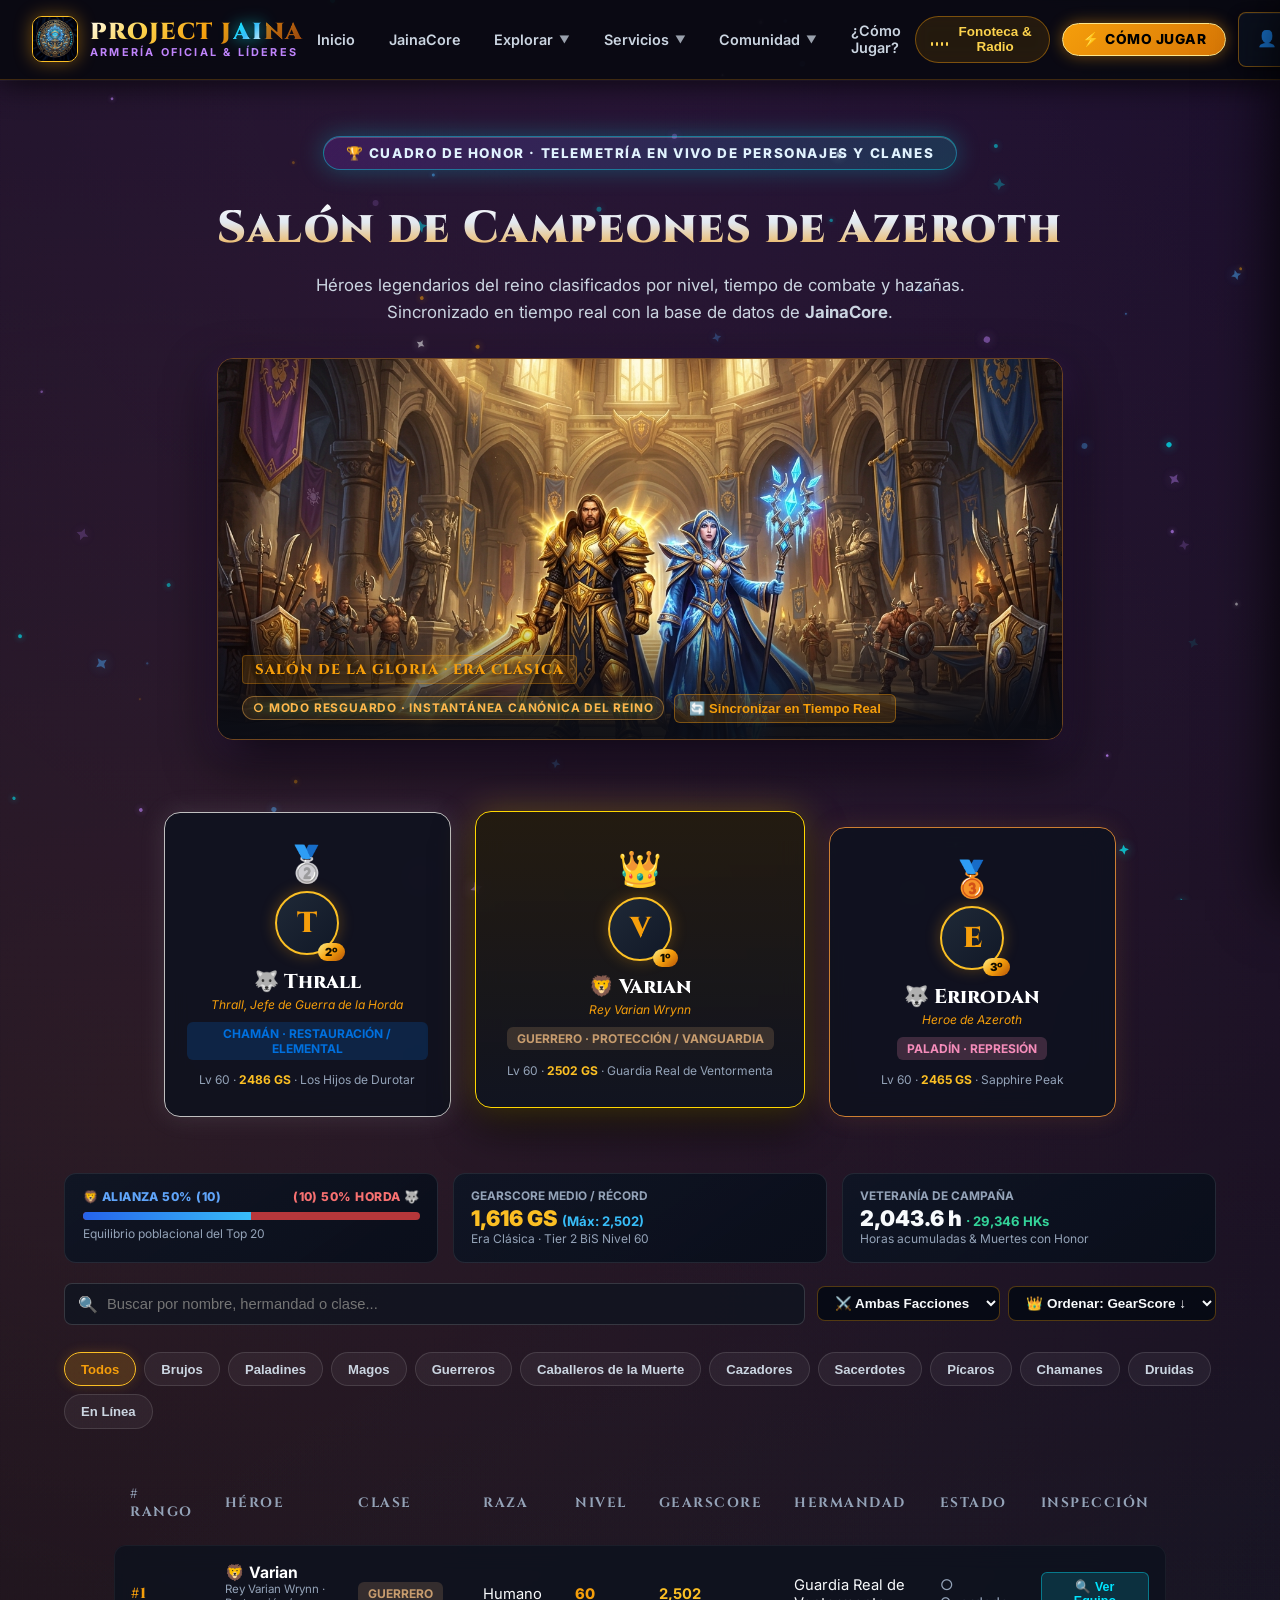
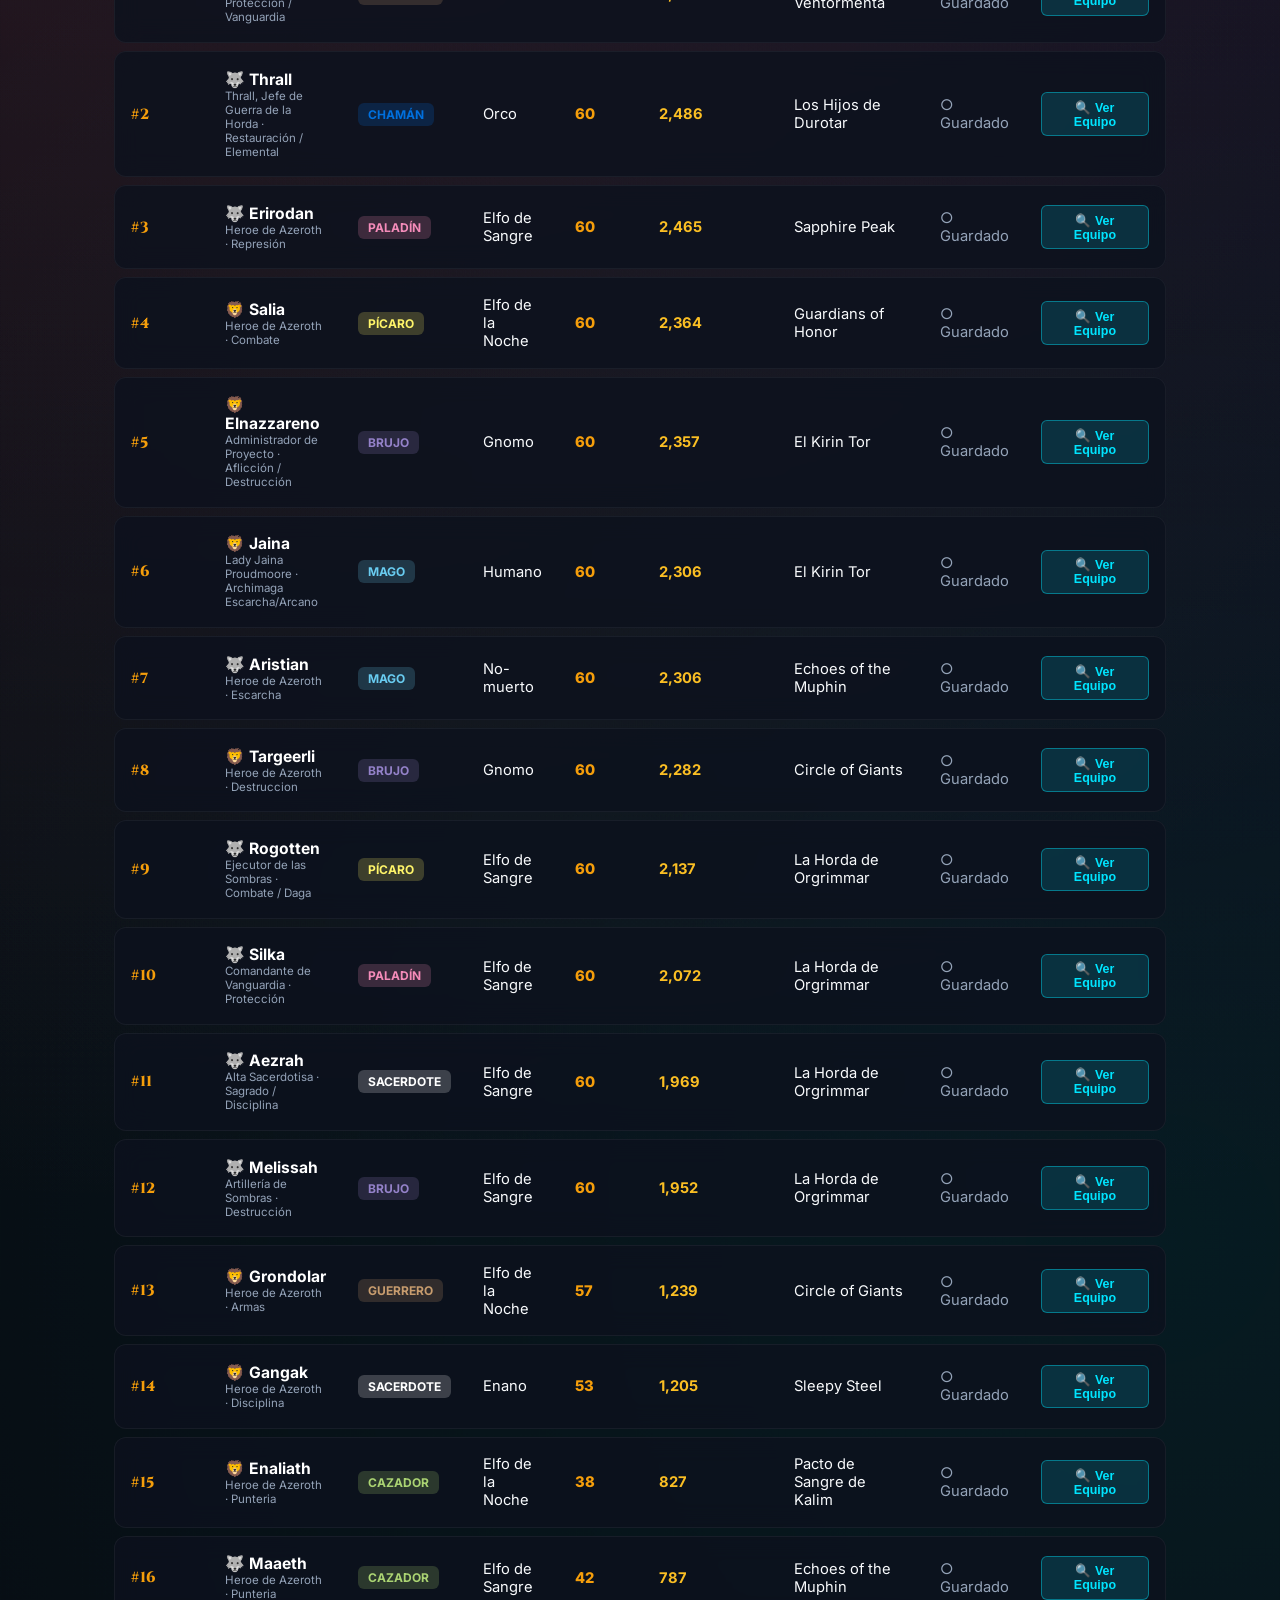
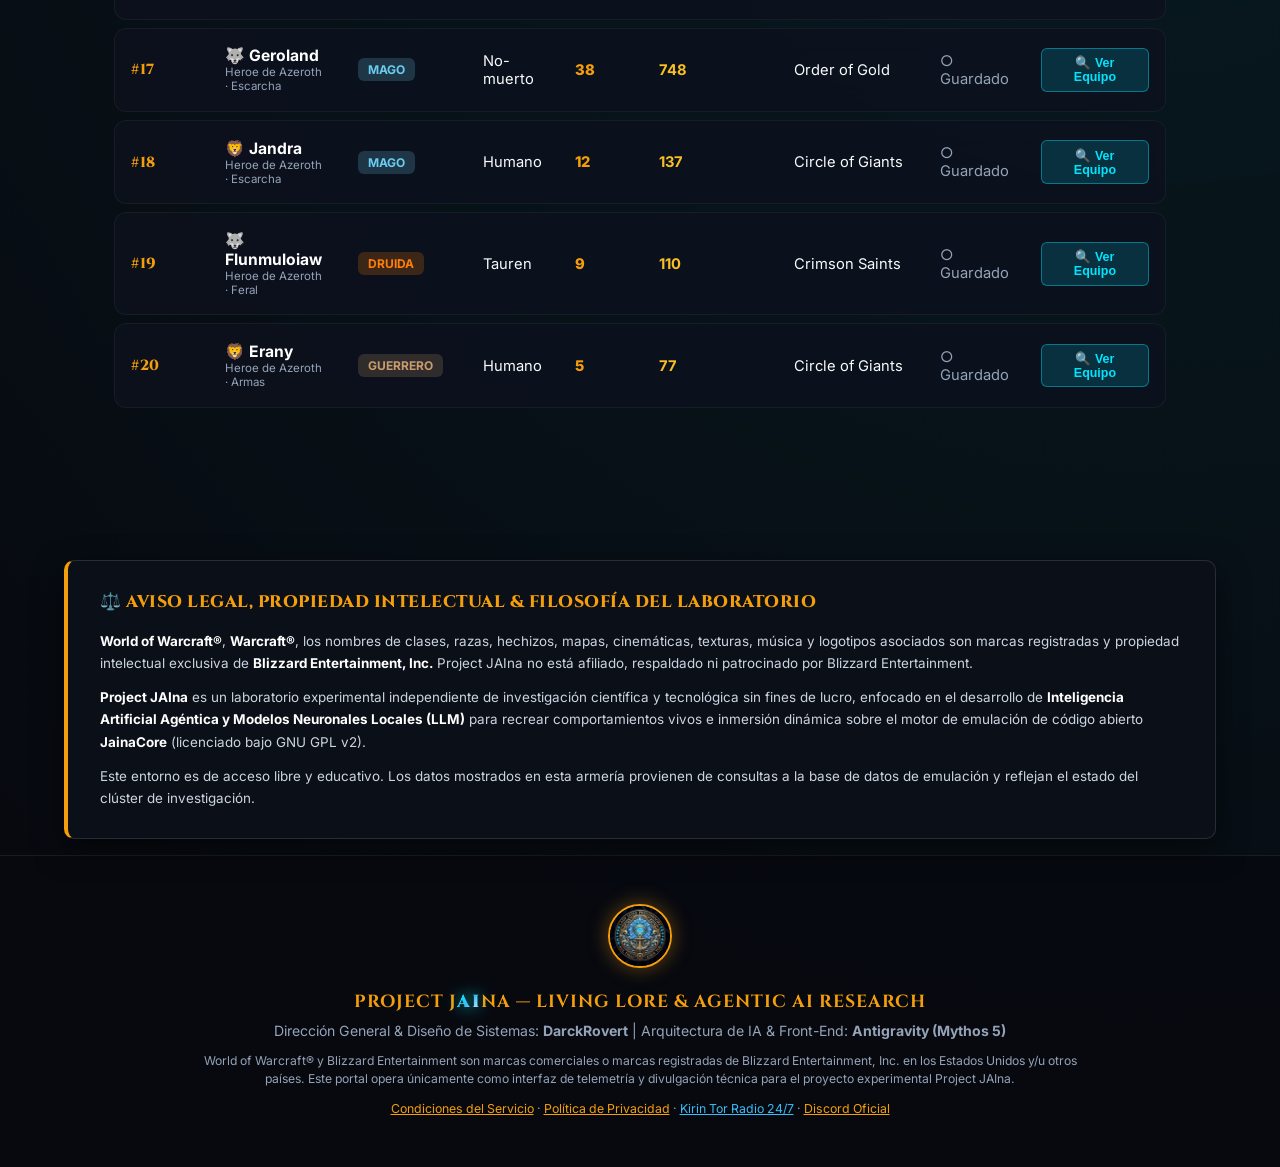
<file: armeria.html>
<!DOCTYPE html>
<html lang="es">
<head>
<meta name="color-scheme" content="dark only"/>
<meta name="darkreader-lock"/>
    <meta charset="UTF-8">
    <meta name="viewport" content="width=device-width, initial-scale=1.0">
    <title>Armería Oficial & Salón de Campeones — Project JAIna</title>
        <!-- GOOGLE FONTS PRECONNECT & OPTIMIZACIÓN DE RENDERIZADO AAA -->
    <link rel="preconnect" href="https://fonts.googleapis.com">
    <link rel="preconnect" href="https://fonts.gstatic.com" crossorigin>
    <link href="https://fonts.googleapis.com/css2?family=Cinzel+Decorative:wght@700;900&family=Cinzel:wght@500;700;900&family=Inter:wght@300;400;500;600;700&family=JetBrains+Mono:wght@500;700&family=Outfit:wght@400;500;600;700;800&display=swap" rel="stylesheet">
    <link rel="stylesheet" href="css/style.css?v=20261104_v734">
    <link rel="stylesheet" href="css/jaina_jukebox.css?v=20261030_v710">
        <link rel="icon" href="images/jaina_crest_logo.jpg">
    <script>const whTooltips = {colorLinks: false, iconizeLinks: false, renameLinks: false};</script>
    <script src="https://wow.zamimg.com/js/tooltips.js"></script>
</head>
<body>

    <!-- NAVBAR AAA DE ALTA FIDELIDAD -->
    <nav class="navbar" id="mainNavbar">
        <a href="index.html" class="brand-container">
            <img src="images/jaina_crest_logo.jpg" alt="Project JAIna" class="brand-logo-img" width="46" height="46" fetchpriority="high" decoding="async">
            <div>
                <div class="brand-title">PROJECT J<span class="brand-ai-spark">AI</span>NA</div>
                <div class="brand-subtitle">ARMERÍA OFICIAL & LÍDERES</div>
            </div>
        </a>

        <ul class="nav-links" id="navbarLinks">
            <li><a href="index.html">Inicio</a></li>
            <li><a href="jainacore.html">JainaCore</a></li>
            
            <!-- DROPDOWN: EXPLORAR -->
            <li class="nav-item-dropdown">
                <button class="dropdown-trigger" type="button" aria-expanded="false">
                    <span>Explorar</span>
                    <span class="dropdown-chevron">▼</span>
                </button>
                <div class="nav-dropdown-menu">
                    <a href="index.html#linea-de-fases" class="dropdown-item-link">
                        <span class="dropdown-item-icon">⏳</span>
                        <div class="dropdown-item-text">
                            <span class="dropdown-item-title">Línea de Fases & Eras</span>
                            <span class="dropdown-item-desc">Vanilla 60 a WotLK 80 Progresivo</span>
                        </div>
                    </a>
                    <a href="index.html#living-lore" class="dropdown-item-link">
                        <span class="dropdown-item-icon">🧠</span>
                        <div class="dropdown-item-text">
                            <span class="dropdown-item-title">Lore Viviente & Simulador IA</span>
                            <span class="dropdown-item-desc">HeroBots y LLM neuronal local</span>
                        </div>
                    </a>
                    <a href="index.html#mundo-viviente" class="dropdown-item-link">
                        <span class="dropdown-item-icon">🏰</span>
                        <div class="dropdown-item-text">
                            <span class="dropdown-item-title">Baluartes & Galeón Naval</span>
                            <span class="dropdown-item-desc">Enclaves de hermandad y eventos vivos</span>
                        </div>
                    </a>
                    <a href="index.html#addons-showcase" class="dropdown-item-link">
                        <span class="dropdown-item-icon">🧩</span>
                        <div class="dropdown-item-text">
                            <span class="dropdown-item-title">Suite de 21 AddOns Oficiales</span>
                            <span class="dropdown-item-desc">MultiBot, Radio 24/7, Audio 3D y más</span>
                        </div>
                    </a>
                </div>
            </li>

            <!-- DROPDOWN: SERVICIOS -->
            <li class="nav-item-dropdown">
                <button class="dropdown-trigger" type="button" aria-expanded="false">
                    <span>Servicios</span>
                    <span class="dropdown-chevron">▼</span>
                </button>
                <div class="nav-dropdown-menu">
                    <a href="cuenta.html" class="dropdown-item-link">
                        <span class="dropdown-item-icon">👑</span>
                        <div class="dropdown-item-text">
                            <span class="dropdown-item-title">Panel de Mi Cuenta</span>
                            <span class="dropdown-item-desc">Gestión integral, personajes y unstuck</span>
                        </div>
                    </a>
                    <a href="database.html" class="dropdown-item-link">
                        <span class="dropdown-item-icon">📚</span>
                        <div class="dropdown-item-text">
                            <span class="dropdown-item-title">Base de Datos del Reino</span>
                            <span class="dropdown-item-desc">Items, hechizos y tablas de botín</span>
                        </div>
                    </a>
                    <a href="armeria.html" class="dropdown-item-link">
                        <span class="dropdown-item-icon">⚔️</span>
                        <div class="dropdown-item-text">
                            <span class="dropdown-item-title">Armería de Campeones</span>
                            <span class="dropdown-item-desc">Inspección de personajes y talentos</span>
                        </div>
                    </a>
                    <a href="tienda.html" class="dropdown-item-link">
                        <span class="dropdown-item-icon">💎</span>
                        <div class="dropdown-item-text">
                            <span class="dropdown-item-title">Tienda & Donaciones</span>
                            <span class="dropdown-item-desc">Cosméticos exclusivos y apoyo</span>
                        </div>
                    </a>
                    <a href="registro.html" class="dropdown-item-link">
                        <span class="dropdown-item-icon">🛡️</span>
                        <div class="dropdown-item-text">
                            <span class="dropdown-item-title">Crear Cuenta SRP6</span>
                            <span class="dropdown-item-desc">Registro criptográfico instantáneo</span>
                        </div>
                    </a>
                </div>
            </li>

            <!-- DROPDOWN: COMUNIDAD -->
            <li class="nav-item-dropdown">
                <button class="dropdown-trigger" type="button" aria-expanded="false">
                    <span>Comunidad</span>
                    <span class="dropdown-chevron">▼</span>
                </button>
                <div class="nav-dropdown-menu">
                    <a href="wiki/index.html" class="dropdown-item-link">
                        <span class="dropdown-item-icon">📖</span>
                        <div class="dropdown-item-text">
                            <span class="dropdown-item-title">Wiki Oficial de Project JAIna</span>
                            <span class="dropdown-item-desc">Guías completas, comandos y mecánicas</span>
                        </div>
                    </a>
                    <a href="voz/index.html" class="dropdown-item-link">
                        <span class="dropdown-item-icon">🎙️</span>
                        <div class="dropdown-item-text">
                            <span class="dropdown-item-title">Voz Espacial 3D (WebRTC)</span>
                            <span class="dropdown-item-desc">Audio posicional por proximidad</span>
                        </div>
                    </a>
                    <a href="radio/index.html" class="dropdown-item-link">
                        <span class="dropdown-item-icon">📻</span>
                        <div class="dropdown-item-text">
                            <span class="dropdown-item-title">Kirin Tor Radio 24/7</span>
                            <span class="dropdown-item-desc">Streaming en vivo: Folk, Lofi, Épico y Metal</span>
                        </div>
                    </a>
                    <a href="bugs.html" class="dropdown-item-link">
                        <span class="dropdown-item-icon">🐛</span>
                        <div class="dropdown-item-text">
                            <span class="dropdown-item-title">BugTracker Oficial</span>
                            <span class="dropdown-item-desc">Reportes de incidencias y parches</span>
                        </div>
                    </a>
                    <a href="index.html#comunidad-creadores" class="dropdown-item-link">
                        <span class="dropdown-item-icon">🔥</span>
                        <div class="dropdown-item-text">
                            <span class="dropdown-item-title">Refugio de Creadores</span>
                            <span class="dropdown-item-desc">Esta es tu casa · Apoyo a streamers, músicos y artistas</span>
                        </div>
                    </a>
                    <a href="index.html#fonoteca-taberna" class="dropdown-item-link">
                        <span class="dropdown-item-icon">🎶</span>
                        <div class="dropdown-item-text">
                            <span class="dropdown-item-title">Fonoteca & Jukebox Lo-Fi</span>
                            <span class="dropdown-item-desc">Peacebloom Burn Slow & Beats de Azeroth</span>
                        </div>
                    </a>
                    <a href="https://discord.gg/cXxMuRJrfy" target="_blank" rel="noopener noreferrer" class="dropdown-item-link">
                        <span class="dropdown-item-icon">💬</span>
                        <div class="dropdown-item-text">
                            <span class="dropdown-item-title">Discord Oficial</span>
                            <span class="dropdown-item-desc">Comunidad activa y soporte directo</span>
                        </div>
                    </a>
                </div>
            </li>

            <li><a href="index.html#como-jugar">¿Cómo Jugar?</a></li>
        </ul>

        <div class="nav-actions-tray">
            <button id="ambientAudioBtn" class="ambient-audio-btn" title="Fonoteca de la Taberna: Peacebloom Lo-Fi & Ecos de Azeroth">
                <div class="equalizer-wave">
                    <span class="eq-bar"></span>
                    <span class="eq-bar"></span>
                    <span class="eq-bar"></span>
                    <span class="eq-bar"></span>
                </div>
                <span class="audio-label">Fonoteca & Radio</span>
            </button>
            <a href="index.html#como-jugar" class="btn-play-web-nav"><span>⚡</span> CÓMO JUGAR</a>
            <a href="registro.html" class="btn-cta-nav">Jugar Gratis</a>
            <button class="mobile-nav-toggle" id="mobileNavToggle" aria-label="Abrir Menú de Navegación">☰</button>
        </div>
    </nav>

    <!-- HERO ARMERÍA -->
    <header class="subpage-hero">
        <div class="hero-badge">🏆 Cuadro de Honor · Telemetría en Vivo de Personajes y Clanes</div>
        <h1 class="subpage-title">Salón de Campeones de Azeroth</h1>
        <p class="subpage-desc">Héroes legendarios del reino clasificados por nivel, tiempo de combate y hazañas. Sincronizado en tiempo real con la base de datos de <strong>JainaCore</strong>.</p>
        
        <div class="subpage-banner-container">
            <img src="images/armory_champions_epic.jpg" alt="Salón de Campeones Project Jaina" class="subpage-banner-img" fetchpriority="high" decoding="async">
            <div class="hero-banner-overlay">
                <span class="hero-banner-tag">SALÓN DE LA GLORIA · ERA CLÁSICA</span>
                <div style="display: flex; align-items: center; gap: 10px; flex-wrap: wrap;">
                    <span id="armoryLiveBadge" class="hero-banner-status armory-badge-offline">○ VERIFICANDO CONEXIÓN CON EL REINO...</span>
                    <button id="btnSyncArmory" class="btn-sync-action" title="Sondear base de datos acore_characters">🔄 Sincronizar en Tiempo Real</button>
                </div>
            </div>
        </div>
    </header>

    <!-- PODIUM TOP CHAMPIONS (ADAPTABLE) -->
    <section class="podium-section">
        <div class="podium-grid" id="championsPodium">
            <!-- Renderizado dinámicamente por armory.js -->
        </div>
    </section>

    <!-- CONTENT TABLE & FILTERS -->
    <main style="padding: 1rem 1.5rem 2rem; max-width: 1200px; margin: 0 auto; position: relative; z-index: 2;">
        
        <!-- CENSO EN VIVO DEL REINO & CONTROLES DE FACCIÓN / ORDEN -->
        <div id="armoryCensusBar" class="armory-census-grid"></div>

        <!-- SEARCH & FILTER TOOLBAR -->
        <div class="armory-toolbar">
            <div style="display:flex;gap:0.75rem;flex-wrap:wrap;width:100%;align-items:center;justify-content:space-between;margin-bottom:0.5rem;">
            <div class="search-box-wrapper" style="flex:1;min-width:250px;">
                <span class="search-icon">🔍</span>
                <input type="text" id="armorySearchInput" class="armory-search-input" placeholder="Buscar por nombre, hermandad o clase...">
            </div>
            
                        <div style="display:flex;gap:0.55rem;flex-wrap:wrap;align-items:center;">
                <select id="armoryFactionSelect" class="db-select-ctrl" aria-label="Filtrar por Facción">
                    <option value="all">⚔️ Ambas Facciones</option>
                    <option value="Alianza">🦁 Alianza</option>
                    <option value="Horda">🐺 Horda</option>
                </select>
                <select id="armorySortSelect" class="db-select-ctrl" aria-label="Ordenar Campeones">
                    <option value="gs_desc">👑 Ordenar: GearScore ↓</option>
                    <option value="kills_desc">⚔️ Muertes con Honor ↓</option>
                    <option value="hours_desc">⏱️ Tiempo Jugado ↓</option>
                    <option value="level_desc">📈 Nivel ↓</option>
                    <option value="name_asc">🔤 Nombre (A → Z)</option>
                </select>
            </div>
            </div>
            <div class="filter-chips-group">
                <button class="filter-chip active" data-filter="all">Todos</button>
                <button class="filter-chip" data-filter="Brujo">Brujos</button>
                <button class="filter-chip" data-filter="Paladín">Paladines</button>
                <button class="filter-chip" data-filter="Mago">Magos</button>
                <button class="filter-chip" data-filter="Guerrero">Guerreros</button>
                <button class="filter-chip" data-filter="Caballero de la Muerte">Caballeros de la Muerte</button>
                <button class="filter-chip" data-filter="Cazador">Cazadores</button>
                <button class="filter-chip" data-filter="Sacerdote">Sacerdotes</button>
                <button class="filter-chip" data-filter="Pícaro">Pícaros</button>
                <button class="filter-chip" data-filter="Chamán">Chamanes</button>
                <button class="filter-chip" data-filter="Druida">Druidas</button>
                <button class="filter-chip" data-filter="online">En Línea</button>
            </div>
        </div>

        <div class="table-container">
            <div style="overflow-x: auto;">
                <table class="styled-table">
                    <thead>
                        <tr>
                            <th># Rango</th>
                            <th>Héroe</th>
                            <th>Clase</th>
                            <th>Raza</th>
                            <th>Nivel</th>
                            <th>GearScore</th>
                            <th>Hermandad</th>
                            <th>Estado</th>
                            <th>Inspección</th>
                        </tr>
                    </thead>
                    <tbody id="armoryTableBody">
                        <tr id="armoryLoading">
                            <td colspan="9" style="text-align: center; color: var(--gold-primary); padding: 3rem;">
                                ⏳ Conectando con acore_characters y sincronizando ranking de temporada...
                            </td>
                        </tr>
                    </tbody>
                </table>
            </div>
        </div>
    </main>

    <!-- MODAL DE INSPECCIÓN DE HÉROE -->
    <div id="characterModal" class="phase-modal-backdrop">
        <div class="phase-modal-card hero-inspect-card">
            <button class="modal-close-btn" id="closeCharModalBtn">&times;</button>
            <div id="characterModalContent" class="modal-content-inner"></div>
        </div>
    </div>

    <!-- AVISO LEGAL & ATRIBUCIÓN INTELECTUAL -->
    <section class="legal-disclaimer-section">
        <div class="legal-disclaimer-box">
            <div class="legal-disclaimer-title">⚖️ AVISO LEGAL, PROPIEDAD INTELECTUAL & FILOSOFÍA DEL LABORATORIO</div>
            <p>
                <strong>World of Warcraft®</strong>, <strong>Warcraft®</strong>, los nombres de clases, razas, hechizos, mapas, cinemáticas, texturas, música y logotipos asociados son marcas registradas y propiedad intelectual exclusiva de <strong>Blizzard Entertainment, Inc.</strong> Project JAIna no está afiliado, respaldado ni patrocinado por Blizzard Entertainment.
            </p>
            <p>
                <strong>Project JAIna</strong> es un laboratorio experimental independiente de investigación científica y tecnológica sin fines de lucro, enfocado en el desarrollo de <strong>Inteligencia Artificial Agéntica y Modelos Neuronales Locales (LLM)</strong> para recrear comportamientos vivos e inmersión dinámica sobre el motor de emulación de código abierto <strong>JainaCore</strong> (licenciado bajo GNU GPL v2).
            </p>
            <p>
                Este entorno es de acceso libre y educativo. Los datos mostrados en esta armería provienen de consultas a la base de datos de emulación y reflejan el estado del clúster de investigación.
            </p>
        </div>
    </section>

    <!-- FOOTER -->
    <footer>
        <div class="footer-crest-container">
            <img src="images/jaina_crest_logo.jpg" alt="Project JAIna Crest" class="footer-crest-img" loading="lazy" decoding="async">
        </div>
        <div class="credits-lead">PROJECT J<span class="brand-ai-spark">AI</span>NA — LIVING LORE & AGENTIC AI RESEARCH</div>
        <p>Dirección General & Diseño de Sistemas: <strong>DarckRovert</strong> | Arquitectura de IA & Front-End: <strong>Antigravity (Mythos 5)</strong></p>
        <p style="margin-top: 0.8rem; font-size: 0.76rem; color: var(--text-muted); max-width: 900px; margin-left: auto; margin-right: auto; line-height: 1.5;">
            World of Warcraft® y Blizzard Entertainment son marcas comerciales o marcas registradas de Blizzard Entertainment, Inc. en los Estados Unidos y/u otros países. Este portal opera únicamente como interfaz de telemetría y divulgación técnica para el proyecto experimental Project JAIna.
        </p>
        <p class="footer-legal-links" style="margin-top: 0.75rem; font-size: 0.77rem; color: var(--text-muted); max-width: 900px; margin-left: auto; margin-right: auto; line-height: 1.5;">
            <a href="terms.html" style="color: var(--gold-primary); text-decoration: underline;">Condiciones del Servicio</a> · 
            <a href="privacy.html" style="color: var(--gold-primary); text-decoration: underline;">Política de Privacidad</a> · 
            <a href="radio/index.html" style="color: #38bdf8; text-decoration: underline;">Kirin Tor Radio 24/7</a> · 
            <a href="https://discord.gg/cXxMuRJrfy" target="_blank" rel="noopener noreferrer" style="color: var(--gold-primary); text-decoration: underline;">Discord Oficial</a>
        </p>
    </footer>

    <!-- SCRIPTS -->
    <script src="js/particles.js?v=20261030_v710"></script>
    <script src="js/card_tilt.js?v=20261030_v710"></script>
    <script src="js/config.js?v=20261030_v710"></script>
    <script src="js/armory.js?v=20261116_v751"></script>
    <script src="js/audio_ambient.js?v=20261030_v710"></script>
    <script src="js/jaina_jukebox.js?v=20261030_v710"></script>

    <script src="js/auth.js?v=20261116_v745"></script>
    <script src="js/navbar.js?v=20261030_v710"></script>
</body>
</html>
</file>
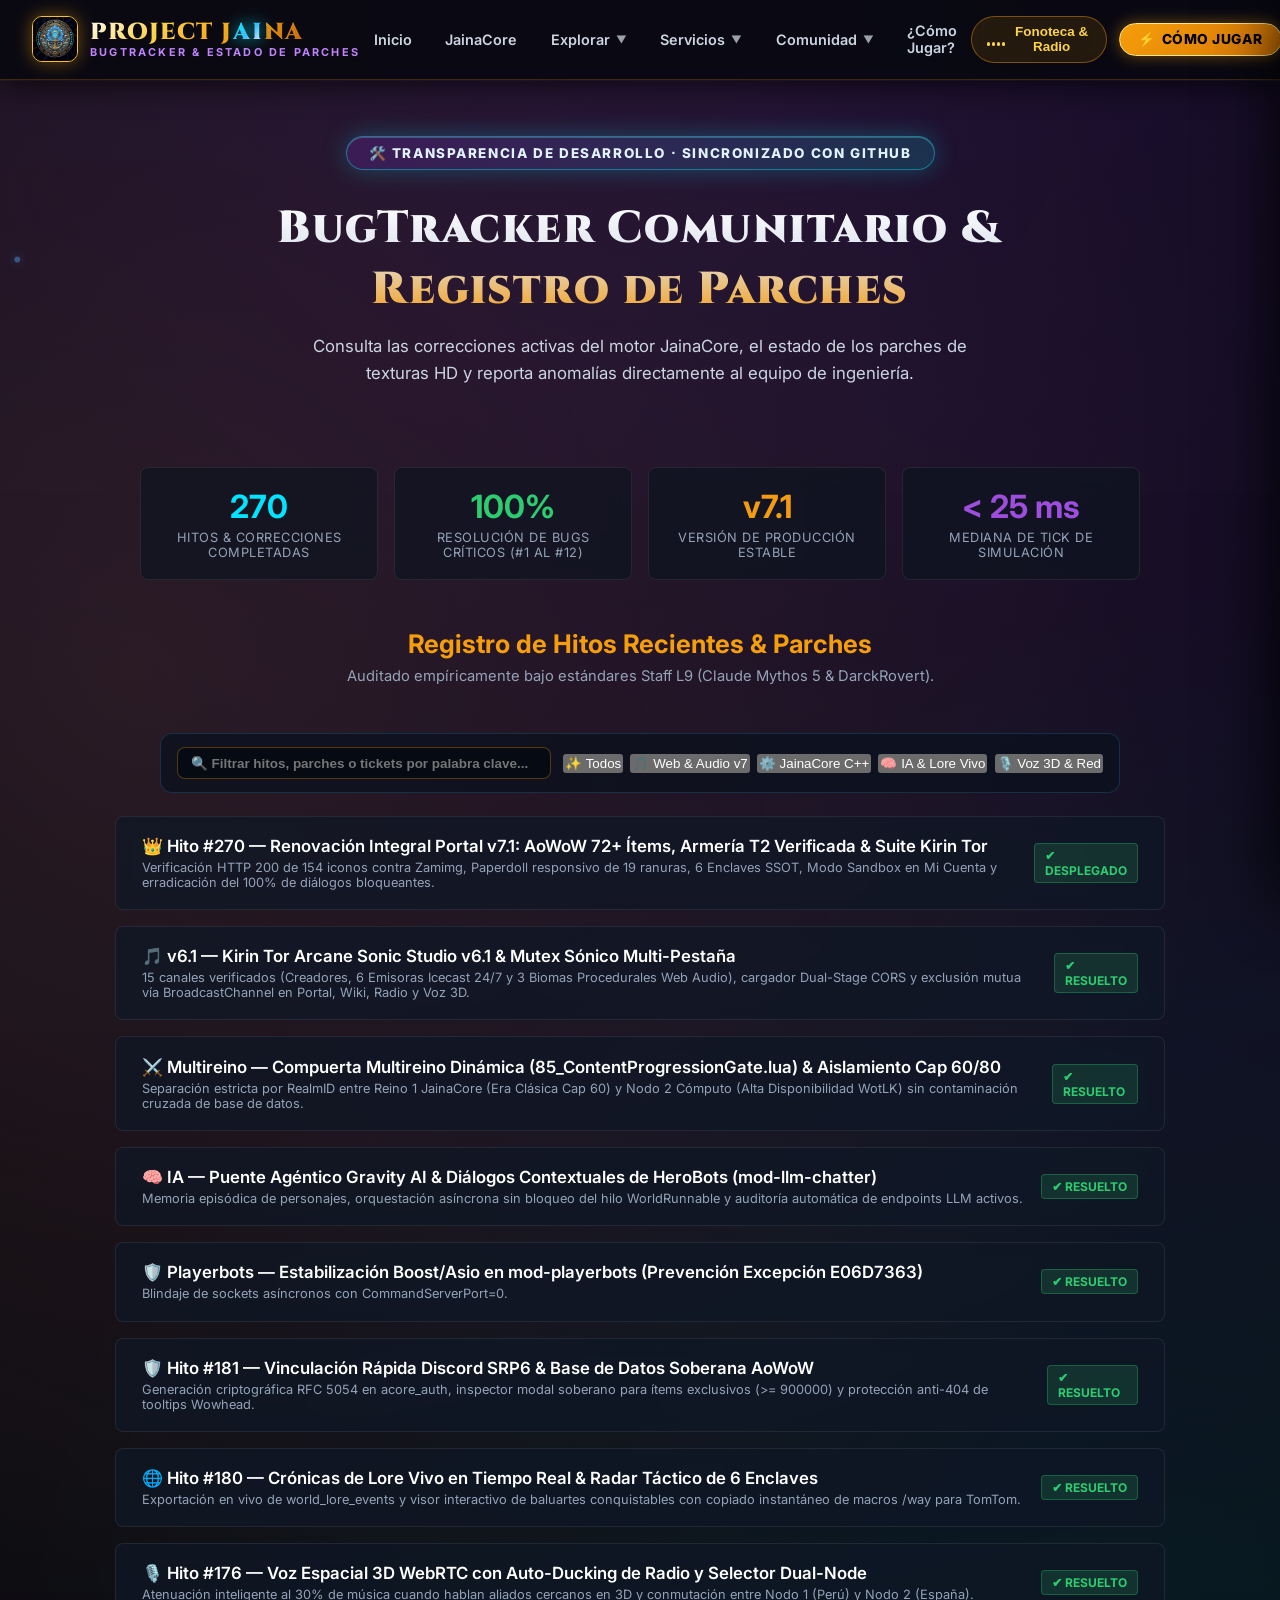
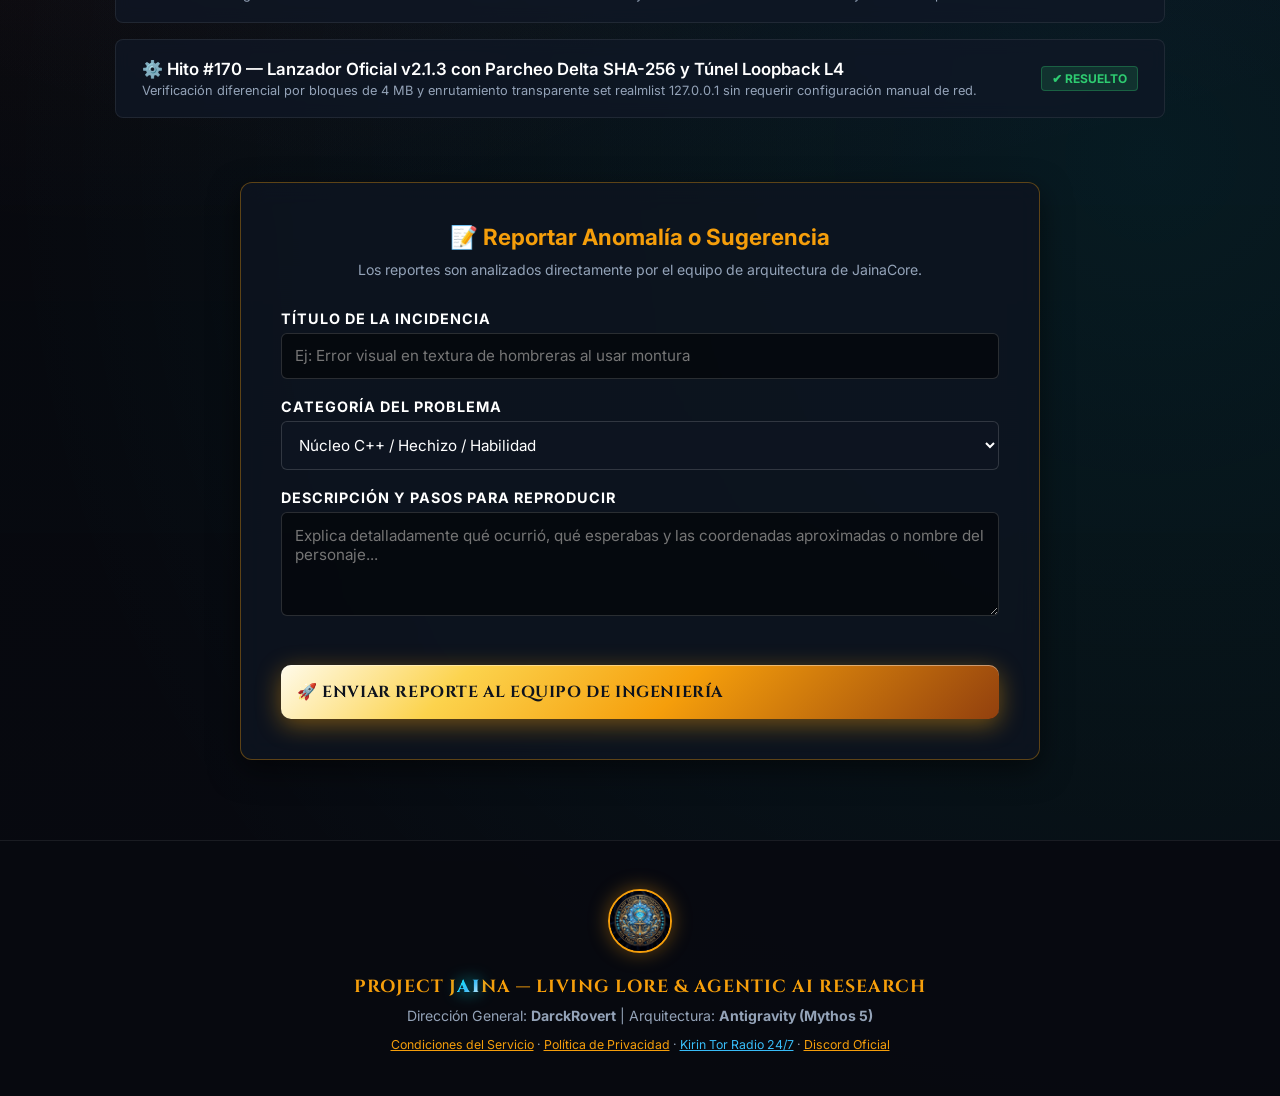
<file: bugs.html>
<!DOCTYPE html>
<html lang="es">
<head>
<meta name="color-scheme" content="dark only"/>
<meta name="darkreader-lock"/>
    <meta charset="UTF-8">
    <meta name="viewport" content="width=device-width, initial-scale=1.0">
    <title>BugTracker & Registro de Parches — Project JAIna</title>
        <!-- GOOGLE FONTS PRECONNECT & OPTIMIZACIÓN DE RENDERIZADO AAA -->
    <link rel="preconnect" href="https://fonts.googleapis.com">
    <link rel="preconnect" href="https://fonts.gstatic.com" crossorigin>
    <link href="https://fonts.googleapis.com/css2?family=Cinzel+Decorative:wght@700;900&family=Cinzel:wght@500;700;900&family=Inter:wght@300;400;500;600;700&family=JetBrains+Mono:wght@500;700&family=Outfit:wght@400;500;600;700;800&display=swap" rel="stylesheet">
    <link rel="stylesheet" href="css/style.css?v=20261030_v710">
    <link rel="stylesheet" href="css/jaina_jukebox.css?v=20261030_v710">
    <link rel="icon" href="images/jaina_crest_logo.jpg">
    <style>
        .tracker-header {
            text-align: center;
            max-width: 850px;
            margin: 0 auto 3rem;
        }
        .tracker-stats-bar {
            display: grid;
            grid-template-columns: repeat(auto-fit, minmax(200px, 1fr));
            gap: 1rem;
            max-width: 1000px;
            margin: 0 auto 3rem;
        }
        .tracker-stat-box {
            background: rgba(13, 20, 32, 0.7);
            border: 1px solid rgba(255, 255, 255, 0.08);
            border-radius: 8px;
            padding: 1.2rem;
            text-align: center;
            backdrop-filter: blur(10px);
        }
        .tracker-stat-num {
            font-size: 2rem;
            font-weight: bold;
            color: #00e5ff;
            margin-bottom: 4px;
        }
        .tracker-stat-label {
            font-size: 0.8rem;
            color: var(--text-muted);
            text-transform: uppercase;
            letter-spacing: 0.5px;
        }
        .tracker-issues-list {
            display: flex;
            flex-direction: column;
            gap: 1rem;
            max-width: 1050px;
            margin: 0 auto 4rem;
        }
        .issue-card {
            background: rgba(15, 23, 38, 0.75);
            border: 1px solid rgba(255, 255, 255, 0.08);
            border-radius: 8px;
            padding: 1.2rem 1.6rem;
            backdrop-filter: blur(8px);
            display: flex;
            align-items: center;
            justify-content: space-between;
            gap: 1rem;
            transition: all 0.25s ease;
        }
        .issue-card:hover {
            border-color: var(--border-gold);
            transform: translateX(4px);
        }
        .issue-badge {
            padding: 4px 10px;
            border-radius: 4px;
            font-size: 0.75rem;
            font-weight: bold;
            text-transform: uppercase;
        }
        .issue-badge.resolved {
            background: rgba(46, 204, 113, 0.15);
            color: #2ecc71;
            border: 1px solid rgba(46, 204, 113, 0.3);
        }
        .issue-badge.active {
            background: rgba(243, 156, 18, 0.15);
            color: #f39c12;
            border: 1px solid rgba(243, 156, 18, 0.3);
        }
        .issue-title {
            font-size: 1.05rem;
            font-weight: 600;
            margin-bottom: 4px;
            color: #fff;
        }
        .issue-meta {
            font-size: 0.8rem;
            color: var(--text-muted);
        }
        .report-form-box {
            background: rgba(13, 20, 32, 0.85);
            border: 1px solid var(--border-gold);
            border-radius: 12px;
            padding: 2.5rem;
            max-width: 800px;
            margin: 0 auto;
            backdrop-filter: blur(12px);
            box-shadow: 0 10px 30px rgba(0,0,0,0.5);
        }
    </style>
</head>
<body>

    <!-- NAVBAR AAA DE ALTA FIDELIDAD -->
    <nav class="navbar" id="mainNavbar">
        <a href="index.html" class="brand-container">
            <img src="images/jaina_crest_logo.jpg" alt="Project JAIna" class="brand-logo-img" width="46" height="46" fetchpriority="high" decoding="async">
            <div>
                <div class="brand-title">PROJECT J<span class="brand-ai-spark">AI</span>NA</div>
                <div class="brand-subtitle">BUGTRACKER & ESTADO DE PARCHES</div>
            </div>
        </a>

        <ul class="nav-links" id="navbarLinks">
            <li><a href="index.html">Inicio</a></li>
            <li><a href="jainacore.html">JainaCore</a></li>
            
            <!-- DROPDOWN: EXPLORAR -->
            <li class="nav-item-dropdown">
                <button class="dropdown-trigger" type="button" aria-expanded="false">
                    <span>Explorar</span>
                    <span class="dropdown-chevron">▼</span>
                </button>
                <div class="nav-dropdown-menu">
                    <a href="index.html#linea-de-fases" class="dropdown-item-link">
                        <span class="dropdown-item-icon">⏳</span>
                        <div class="dropdown-item-text">
                            <span class="dropdown-item-title">Línea de Fases & Eras</span>
                            <span class="dropdown-item-desc">Vanilla 60 a WotLK 80 Progresivo</span>
                        </div>
                    </a>
                    <a href="index.html#living-lore" class="dropdown-item-link">
                        <span class="dropdown-item-icon">🧠</span>
                        <div class="dropdown-item-text">
                            <span class="dropdown-item-title">Lore Viviente & Simulador IA</span>
                            <span class="dropdown-item-desc">HeroBots y LLM neuronal local</span>
                        </div>
                    </a>
                    <a href="index.html#mundo-viviente" class="dropdown-item-link">
                        <span class="dropdown-item-icon">🏰</span>
                        <div class="dropdown-item-text">
                            <span class="dropdown-item-title">Baluartes & Galeón Naval</span>
                            <span class="dropdown-item-desc">Enclaves de hermandad y eventos vivos</span>
                        </div>
                    </a>
                    <a href="index.html#addons-showcase" class="dropdown-item-link">
                        <span class="dropdown-item-icon">🧩</span>
                        <div class="dropdown-item-text">
                            <span class="dropdown-item-title">Suite de 21 AddOns Oficiales</span>
                            <span class="dropdown-item-desc">MultiBot, Radio 24/7, Audio 3D y más</span>
                        </div>
                    </a>
                </div>
            </li>

            <!-- DROPDOWN: SERVICIOS -->
            <li class="nav-item-dropdown">
                <button class="dropdown-trigger" type="button" aria-expanded="false">
                    <span>Servicios</span>
                    <span class="dropdown-chevron">▼</span>
                </button>
                <div class="nav-dropdown-menu">
                    <a href="cuenta.html" class="dropdown-item-link">
                        <span class="dropdown-item-icon">👑</span>
                        <div class="dropdown-item-text">
                            <span class="dropdown-item-title">Panel de Mi Cuenta</span>
                            <span class="dropdown-item-desc">Gestión integral, personajes y unstuck</span>
                        </div>
                    </a>
                    <a href="database.html" class="dropdown-item-link">
                        <span class="dropdown-item-icon">📚</span>
                        <div class="dropdown-item-text">
                            <span class="dropdown-item-title">Base de Datos del Reino</span>
                            <span class="dropdown-item-desc">Items, hechizos y tablas de botín</span>
                        </div>
                    </a>
                    <a href="armeria.html" class="dropdown-item-link">
                        <span class="dropdown-item-icon">⚔️</span>
                        <div class="dropdown-item-text">
                            <span class="dropdown-item-title">Armería de Campeones</span>
                            <span class="dropdown-item-desc">Inspección de personajes y talentos</span>
                        </div>
                    </a>
                    <a href="tienda.html" class="dropdown-item-link">
                        <span class="dropdown-item-icon">💎</span>
                        <div class="dropdown-item-text">
                            <span class="dropdown-item-title">Tienda & Donaciones</span>
                            <span class="dropdown-item-desc">Cosméticos exclusivos y apoyo</span>
                        </div>
                    </a>
                    <a href="registro.html" class="dropdown-item-link">
                        <span class="dropdown-item-icon">🛡️</span>
                        <div class="dropdown-item-text">
                            <span class="dropdown-item-title">Crear Cuenta SRP6</span>
                            <span class="dropdown-item-desc">Registro criptográfico instantáneo</span>
                        </div>
                    </a>
                </div>
            </li>

            <!-- DROPDOWN: COMUNIDAD -->
            <li class="nav-item-dropdown">
                <button class="dropdown-trigger" type="button" aria-expanded="false">
                    <span>Comunidad</span>
                    <span class="dropdown-chevron">▼</span>
                </button>
                <div class="nav-dropdown-menu">
                    <a href="wiki/index.html" class="dropdown-item-link">
                        <span class="dropdown-item-icon">📖</span>
                        <div class="dropdown-item-text">
                            <span class="dropdown-item-title">Wiki Oficial de Project JAIna</span>
                            <span class="dropdown-item-desc">Guías completas, comandos y mecánicas</span>
                        </div>
                    </a>
                    <a href="voz/index.html" class="dropdown-item-link">
                        <span class="dropdown-item-icon">🎙️</span>
                        <div class="dropdown-item-text">
                            <span class="dropdown-item-title">Voz Espacial 3D (WebRTC)</span>
                            <span class="dropdown-item-desc">Audio posicional por proximidad</span>
                        </div>
                    </a>
                    <a href="radio/index.html" class="dropdown-item-link">
                        <span class="dropdown-item-icon">📻</span>
                        <div class="dropdown-item-text">
                            <span class="dropdown-item-title">Kirin Tor Radio 24/7</span>
                            <span class="dropdown-item-desc">Streaming en vivo: Folk, Lofi, Épico y Metal</span>
                        </div>
                    </a>
                    <a href="bugs.html" class="dropdown-item-link">
                        <span class="dropdown-item-icon">🐛</span>
                        <div class="dropdown-item-text">
                            <span class="dropdown-item-title">BugTracker Oficial</span>
                            <span class="dropdown-item-desc">Reportes de incidencias y parches</span>
                        </div>
                    </a>
                    <a href="index.html#comunidad-creadores" class="dropdown-item-link">
                        <span class="dropdown-item-icon">🔥</span>
                        <div class="dropdown-item-text">
                            <span class="dropdown-item-title">Refugio de Creadores</span>
                            <span class="dropdown-item-desc">Esta es tu casa · Apoyo a streamers, músicos y artistas</span>
                        </div>
                    </a>
                    <a href="index.html#fonoteca-taberna" class="dropdown-item-link">
                        <span class="dropdown-item-icon">🎶</span>
                        <div class="dropdown-item-text">
                            <span class="dropdown-item-title">Fonoteca & Jukebox Lo-Fi</span>
                            <span class="dropdown-item-desc">Peacebloom Burn Slow & Beats de Azeroth</span>
                        </div>
                    </a>
                    <a href="https://discord.gg/cXxMuRJrfy" target="_blank" rel="noopener noreferrer" class="dropdown-item-link">
                        <span class="dropdown-item-icon">💬</span>
                        <div class="dropdown-item-text">
                            <span class="dropdown-item-title">Discord Oficial</span>
                            <span class="dropdown-item-desc">Comunidad activa y soporte directo</span>
                        </div>
                    </a>
                </div>
            </li>

            <li><a href="index.html#como-jugar">¿Cómo Jugar?</a></li>
        </ul>

        <div class="nav-actions-tray">
            <button id="ambientAudioBtn" class="ambient-audio-btn" title="Fonoteca de la Taberna: Peacebloom Lo-Fi & Ecos de Azeroth">
                <div class="equalizer-wave">
                    <span class="eq-bar"></span>
                    <span class="eq-bar"></span>
                    <span class="eq-bar"></span>
                    <span class="eq-bar"></span>
                </div>
                <span class="audio-label">Fonoteca & Radio</span>
            </button>
            <a href="index.html#como-jugar" class="btn-play-web-nav"><span>⚡</span> CÓMO JUGAR</a>
            <a href="registro.html" class="btn-cta-nav">Jugar Gratis</a>
            <button class="mobile-nav-toggle" id="mobileNavToggle" aria-label="Abrir Menú de Navegación">☰</button>
        </div>
    </nav>

    <!-- HERO -->
    <header class="subpage-hero">
        <div class="hero-badge">🛠️ Transparencia de Desarrollo · Sincronizado con GitHub</div>
        <h1 class="subpage-title">BugTracker Comunitario & Registro de Parches</h1>
        <p class="subpage-desc">Consulta las correcciones activas del motor JainaCore, el estado de los parches de texturas HD y reporta anomalías directamente al equipo de ingeniería.</p>
    </header>

    <main style="padding: 1rem 1.5rem 5rem; position: relative; z-index: 2;">
        
        <!-- STATS BAR -->
        <div class="tracker-stats-bar">
            <div class="tracker-stat-box">
                <div class="tracker-stat-num">270</div>
                <div class="tracker-stat-label">Hitos & Correcciones Completadas</div>
            </div>
            <div class="tracker-stat-box">
                <div class="tracker-stat-num" style="color: #2ecc71;">100%</div>
                <div class="tracker-stat-label">Resolución de Bugs Críticos (#1 al #12)</div>
            </div>
            <div class="tracker-stat-box">
                <div class="tracker-stat-num" style="color: #f39c12;">v7.1</div>
                <div class="tracker-stat-label">Versión de Producción Estable</div>
            </div>
            <div class="tracker-stat-box">
                <div class="tracker-stat-num" style="color: #9d4edd;">&lt; 25 ms</div>
                <div class="tracker-stat-label">Mediana de Tick de Simulación</div>
            </div>
        </div>

        <!-- RECENT ISSUES LIST -->
        <div class="tracker-header">
            <h2 style="font-size: 1.6rem; color: var(--gold-primary); margin-bottom: 0.5rem;">Registro de Hitos Recientes & Parches</h2>
            <p style="color: var(--text-muted); font-size: 0.92rem;">Auditado empíricamente bajo estándares Staff L9 (Claude Mythos 5 & DarckRovert).</p>
        </div>

                <div class="db-adv-toolbar" style="max-width: 960px; margin: 0 auto 1.4rem;">
            <input type="text" id="issueSearchInput" class="db-select-ctrl" placeholder="🔍 Filtrar hitos, parches o tickets por palabra clave..." style="flex:1;min-width:240px;cursor:text;">
            <div style="display:flex;gap:0.45rem;flex-wrap:wrap;" id="issueFilterChips">
                <button type="button" class="db-chip active" data-sub="all">✨ Todos</button>
                <button type="button" class="db-chip" data-sub="web">🎵 Web &amp; Audio v7</button>
                <button type="button" class="db-chip" data-sub="core">⚙️ JainaCore C++</button>
                <button type="button" class="db-chip" data-sub="ai">🧠 IA &amp; Lore Vivo</button>
                <button type="button" class="db-chip" data-sub="net">🎙️ Voz 3D &amp; Red</button>
            </div>
        </div>

        <div class="tracker-issues-list" id="trackerIssuesList">
            <div class="issue-card" data-sub="web">
                <div>
                    <div class="issue-title">👑 Hito #270 — Renovación Integral Portal v7.1: AoWoW 72+ Ítems, Armería T2 Verificada &amp; Suite Kirin Tor</div>
                    <div class="issue-meta">Verificación HTTP 200 de 154 iconos contra Zamimg, Paperdoll responsivo de 19 ranuras, 6 Enclaves SSOT, Modo Sandbox en Mi Cuenta y erradicación del 100% de diálogos bloqueantes.</div>
                </div>
                <span class="issue-badge resolved">✔ DESPLEGADO</span>
            </div>

            <div class="issue-card" data-sub="web">
                <div>
                    <div class="issue-title">🎵 v6.1 — Kirin Tor Arcane Sonic Studio v6.1 &amp; Mutex Sónico Multi-Pestaña</div>
                    <div class="issue-meta">15 canales verificados (Creadores, 6 Emisoras Icecast 24/7 y 3 Biomas Procedurales Web Audio), cargador Dual-Stage CORS y exclusión mutua vía BroadcastChannel en Portal, Wiki, Radio y Voz 3D.</div>
                </div>
                <span class="issue-badge resolved">✔ RESUELTO</span>
            </div>

            <div class="issue-card" data-sub="core">
                <div>
                    <div class="issue-title">⚔️ Multireino — Compuerta Multireino Dinámica (85_ContentProgressionGate.lua) &amp; Aislamiento Cap 60/80</div>
                    <div class="issue-meta">Separación estricta por RealmID entre Reino 1 JainaCore (Era Clásica Cap 60) y Nodo 2 Cómputo (Alta Disponibilidad WotLK) sin contaminación cruzada de base de datos.</div>
                </div>
                <span class="issue-badge resolved">✔ RESUELTO</span>
            </div>

            <div class="issue-card" data-sub="ai">
                <div>
                    <div class="issue-title">🧠 IA — Puente Agéntico Gravity AI &amp; Diálogos Contextuales de HeroBots (mod-llm-chatter)</div>
                    <div class="issue-meta">Memoria episódica de personajes, orquestación asíncrona sin bloqueo del hilo WorldRunnable y auditoría automática de endpoints LLM activos.</div>
                </div>
                <span class="issue-badge resolved">✔ RESUELTO</span>
            </div>

            <div class="issue-card" data-sub="core">
                <div>
                    <div class="issue-title">🛡️ Playerbots — Estabilización Boost/Asio en mod-playerbots (Prevención Excepción E06D7363)</div>
                    <div class="issue-meta">Blindaje de sockets asíncronos con CommandServerPort=0.</div>
                </div>
                <span class="issue-badge resolved">✔ RESUELTO</span>
            </div>

            <div class="issue-card" data-sub="web">
                <div>
                    <div class="issue-title">🛡️ Hito #181 — Vinculación Rápida Discord SRP6 &amp; Base de Datos Soberana AoWoW</div>
                    <div class="issue-meta">Generación criptográfica RFC 5054 en acore_auth, inspector modal soberano para ítems exclusivos (&gt;= 900000) y protección anti-404 de tooltips Wowhead.</div>
                </div>
                <span class="issue-badge resolved">✔ RESUELTO</span>
            </div>

            <div class="issue-card" data-sub="ai">
                <div>
                    <div class="issue-title">🌐 Hito #180 — Crónicas de Lore Vivo en Tiempo Real &amp; Radar Táctico de 6 Enclaves</div>
                    <div class="issue-meta">Exportación en vivo de world_lore_events y visor interactivo de baluartes conquistables con copiado instantáneo de macros /way para TomTom.</div>
                </div>
                <span class="issue-badge resolved">✔ RESUELTO</span>
            </div>

            <div class="issue-card" data-sub="net">
                <div>
                    <div class="issue-title">🎙️ Hito #176 — Voz Espacial 3D WebRTC con Auto-Ducking de Radio y Selector Dual-Node</div>
                    <div class="issue-meta">Atenuación inteligente al 30% de música cuando hablan aliados cercanos en 3D y conmutación entre Nodo 1 (Perú) y Nodo 2 (España).</div>
                </div>
                <span class="issue-badge resolved">✔ RESUELTO</span>
            </div>

            <div class="issue-card" data-sub="net">
                <div>
                    <div class="issue-title">⚙️ Hito #170 — Lanzador Oficial v2.1.3 con Parcheo Delta SHA-256 y Túnel Loopback L4</div>
                    <div class="issue-meta">Verificación diferencial por bloques de 4 MB y enrutamiento transparente set realmlist 127.0.0.1 sin requerir configuración manual de red.</div>
                </div>
                <span class="issue-badge resolved">✔ RESUELTO</span>
            </div>
        </div>

        <!-- REPORT FORM -->
        <div class="report-form-box">
            <h3 style="color: var(--gold-primary); font-size: 1.4rem; margin-top: 0; margin-bottom: 0.6rem; text-align: center;">📝 Reportar Anomalía o Sugerencia</h3>
            <p style="color: var(--text-muted); font-size: 0.88rem; text-align: center; margin-bottom: 2rem;">Los reportes son analizados directamente por el equipo de arquitectura de JainaCore.</p>

            <form id="bugReportForm" onsubmit="submitBugReport(event)">
                <div class="form-group" style="margin-bottom: 1.2rem;">
                    <label style="color: #fff; font-size: 0.9rem; display: block; margin-bottom: 6px;">Título de la Incidencia</label>
                    <input type="text" id="bugTitle" class="form-control" placeholder="Ej: Error visual en textura de hombreras al usar montura" required style="width: 100%; padding: 0.8rem; background: rgba(0,0,0,0.5); border: 1px solid rgba(255,255,255,0.15); border-radius: 6px; color: #fff;">
                </div>

                <div class="form-group" style="margin-bottom: 1.2rem;">
                    <label style="color: #fff; font-size: 0.9rem; display: block; margin-bottom: 6px;">Categoría del Problema</label>
                    <select id="bugCategory" class="form-control" style="width: 100%; padding: 0.8rem; background: #0d1420; border: 1px solid rgba(255,255,255,0.15); border-radius: 6px; color: #fff;">
                        <option value="engine">Núcleo C++ / Hechizo / Habilidad</option>
                        <option value="graphics">Texturas HD / Shaders / Cliente FHD</option>
                        <option value="audio">Audio Espacial 3D / WebRTC</option>
                        <option value="launcher">Lanzador Oficial / Conexión Loopback</option>
                        <option value="quest">Misión / Diálogo de HeroBot Jaina</option>
                    </select>
                </div>

                <div class="form-group" style="margin-bottom: 1.8rem;">
                    <label style="color: #fff; font-size: 0.9rem; display: block; margin-bottom: 6px;">Descripción y Pasos para Reproducir</label>
                    <textarea id="bugDesc" rows="4" class="form-control" placeholder="Explica detalladamente qué ocurrió, qué esperabas y las coordenadas aproximadas o nombre del personaje..." required style="width: 100%; padding: 0.8rem; background: rgba(0,0,0,0.5); border: 1px solid rgba(255,255,255,0.15); border-radius: 6px; color: #fff;"></textarea>
                </div>

                <button type="submit" class="btn-primary btn-block" style="width: 100%; padding: 1rem; font-weight: bold; font-size: 1rem;">
                    🚀 ENVIAR REPORTE AL EQUIPO DE INGENIERÍA
                </button>
            </form>
            <div id="bugFeedback" style="display: none; margin-top: 1.2rem; padding: 1rem; border-radius: 6px; text-align: center;"></div>
        </div>
    </main>

    <!-- FOOTER -->
    <footer>
        <div class="footer-crest-container">
            <img src="images/jaina_crest_logo.jpg" alt="Project JAIna Crest" class="footer-crest-img" loading="lazy" decoding="async">
        </div>
        <div class="credits-lead">PROJECT J<span class="brand-ai-spark">AI</span>NA — LIVING LORE & AGENTIC AI RESEARCH</div>
        <p>Dirección General: <strong>DarckRovert</strong> | Arquitectura: <strong>Antigravity (Mythos 5)</strong></p>
        <p class="footer-legal-links" style="margin-top: 0.75rem; font-size: 0.77rem; color: var(--text-muted); max-width: 900px; margin-left: auto; margin-right: auto; line-height: 1.5;">
            <a href="terms.html" style="color: var(--gold-primary); text-decoration: underline;">Condiciones del Servicio</a> · 
            <a href="privacy.html" style="color: var(--gold-primary); text-decoration: underline;">Política de Privacidad</a> · 
            <a href="radio/index.html" style="color: #38bdf8; text-decoration: underline;">Kirin Tor Radio 24/7</a> · 
            <a href="https://discord.gg/cXxMuRJrfy" target="_blank" rel="noopener noreferrer" style="color: var(--gold-primary); text-decoration: underline;">Discord Oficial</a>
        </p>
    </footer>

    <!-- SCRIPTS -->
    <script src="js/config.js?v=20261030_v710"></script>
    <script src="js/particles.js?v=20261030_v710"></script>
    <script src="js/card_tilt.js?v=20261030_v710"></script>
    <script src="js/audio_ambient.js?v=20261030_v710"></script>
    <script src="js/jaina_jukebox.js?v=20261030_v710"></script>
        <script>
        function escapeHtml(text) {
            if (!text) return "";
            return String(text)
                .replace(/&/g, "&amp;")
                .replace(/</g, "&lt;")
                .replace(/>/g, "&gt;")
                .replace(/"/g, "&quot;")
                .replace(/'/g, "&#039;");
        }

        function getApiBaseUrl() {
            if (typeof CONFIG !== "undefined" && typeof CONFIG.getApiUrl === "function") {
                return CONFIG.getApiUrl();
            }
            if (window.location.protocol === "file:" || window.location.hostname === "localhost" || window.location.hostname === "127.0.0.1") {
                return "http://127.0.0.1:8080";
            }
            return "https://ingrainedly-easeled-edelmira.ngrok-free.dev";
        }

        let currentIssueSub = "all";
        let currentIssueQuery = "";

        function filterIssueCards() {
            document.querySelectorAll("#trackerIssuesList .issue-card").forEach(card => {
                const sub = card.getAttribute("data-sub") || "all";
                const matchSub = (currentIssueSub === "all" || sub === currentIssueSub || card.classList.contains("dynamic-bug-card"));
                const matchQ = !currentIssueQuery || card.innerText.toLowerCase().includes(currentIssueQuery);
                card.style.display = (matchSub && matchQ) ? "" : "none";
            });
        }

        function renderLocalQueuedTickets() {
            const listContainer = document.getElementById("trackerIssuesList");
            if (!listContainer) return;
            listContainer.querySelectorAll(".local-queued-card").forEach(el => el.remove());
            try {
                const queued = JSON.parse(localStorage.getItem("pj_offline_bug_tickets") || "[]");
                if (Array.isArray(queued) && queued.length > 0) {
                    const html = queued.slice(0, 5).map(b => `
                        <div class="issue-card local-queued-card" data-sub="all" style="border-left: 3px solid #f59e0b;">
                            <div>
                                <div class="issue-title">📌 [${escapeHtml(b.ticket_id)}] — ${escapeHtml(b.title)}</div>
                                <div class="issue-meta">${escapeHtml(b.description)} · <span style="color:#fbbf24;">${escapeHtml((b.category || 'GENERAL').toUpperCase())}</span> · Guardado en navegador (${escapeHtml(b.created_at)})</div>
                            </div>
                            <span class="issue-badge active" style="color:#fbbf24;border-color:rgba(245,158,11,0.4);">📋 BORRADOR LOCAL</span>
                        </div>
                    `).join("");
                    listContainer.insertAdjacentHTML("afterbegin", html);
                }
            } catch (_) {}
        }

        window.copyFormattedBugForDiscord = function(ticketId) {
            try {
                const queued = JSON.parse(localStorage.getItem("pj_offline_bug_tickets") || "[]");
                const item = queued.find(x => x.ticket_id === ticketId) || queued[0];
                if (!item) return;
                const formatted = `**[Reporte BugTracker ${item.ticket_id}]**
• **Título:** ${item.title}
• **Categoría:** ${item.category}
• **Detalle:** ${item.description}`;
                navigator.clipboard.writeText(formatted).then(() => {
                    if (window.showPortalToast) {
                        window.showPortalToast("📋 Reporte formateado copiado. Pégalo en <code>#soporte-y-tickets</code> de nuestro Discord.", "success", 4500);
                    }
                });
            } catch (_) {}
        };

        async function submitBugReport(e) {
            e.preventDefault();
            const btn = e.target.querySelector("button[type='submit']");
            const originalText = btn.innerHTML;
            const title = document.getElementById("bugTitle").value.trim();
            const category = document.getElementById("bugCategory").value;
            const description = document.getElementById("bugDesc").value.trim();
            const feedback = document.getElementById("bugFeedback");

            if (!title || !description) return;

            btn.disabled = true;
            btn.innerHTML = "⏳ ENVIANDO REPORTE A INGENIERÍA...";
            feedback.style.display = "none";

            const apiUrl = getApiBaseUrl();

            try {
                const ctrl = new AbortController();
                const tid = setTimeout(() => ctrl.abort(), 3800);
                const res = await fetch(`${apiUrl}/api/bugs`, {
                    method: "POST",
                    signal: ctrl.signal,
                    headers: {
                        "Content-Type": "application/json",
                        "Accept": "application/json",
                        "ngrok-skip-browser-warning": "true"
                    },
                    body: JSON.stringify({ title, category, description })
                });
                clearTimeout(tid);
                const data = await res.json();
                if (res.ok && data.ok) {
                    feedback.style.display = "block";
                    feedback.style.background = "rgba(46, 204, 113, 0.2)";
                    feedback.style.border = "1px solid rgba(46, 204, 113, 0.5)";
                    feedback.style.color = "#2ecc71";
                    feedback.innerHTML = `✅ <strong>¡Reporte registrado en JainaCore!</strong><br>Ticket oficial: <code>${escapeHtml(data.ticket_id)}</code>.`;
                    document.getElementById("bugReportForm").reset();
                    loadRecentBugs();
                } else {
                    throw new Error(data.error || "API en mantenimiento");
                }
            } catch (_) {
                const localId = "PJ-" + Math.floor(100000 + Math.random() * 900000);
                try {
                    const prev = JSON.parse(localStorage.getItem("pj_offline_bug_tickets") || "[]");
                    prev.unshift({
                        ticket_id: localId,
                        title,
                        category,
                        description,
                        created_at: new Date().toLocaleDateString("es-ES")
                    });
                    localStorage.setItem("pj_offline_bug_tickets", JSON.stringify(prev.slice(0, 15)));
                } catch (_) {}
                renderLocalQueuedTickets();
                document.getElementById("bugReportForm").reset();

                feedback.style.display = "block";
                feedback.style.background = "rgba(245, 158, 11, 0.14)";
                feedback.style.border = "1px solid rgba(245, 158, 11, 0.5)";
                feedback.style.color = "#fbbf24";
                feedback.innerHTML = `
                    📌 <strong>Reporte resguardado localmente (Ticket <code>${localId}</code>)</strong> porque el túnel WebAPI está desconectado.<br>
                    <div style="margin-top:0.75rem;display:flex;gap:0.65rem;justify-content:center;flex-wrap:wrap;">
                        <button type="button" class="pj-dialog-btn pj-dialog-btn-confirm" onclick="copyFormattedBugForDiscord('${localId}')">📋 Copiar Formato Discord</button>
                        <a href="https://discord.gg/cXxMuRJrfy" target="_blank" rel="noopener noreferrer" class="pj-dialog-btn pj-dialog-btn-cancel" style="text-decoration:none;">💬 Abrir Canal de Soporte</a>
                    </div>
                `;
            } finally {
                btn.disabled = false;
                btn.innerHTML = originalText;
            }
        }

        async function loadRecentBugs() {
            renderLocalQueuedTickets();
            const listContainer = document.getElementById("trackerIssuesList");
            if (!listContainer) return;
            const apiUrl = getApiBaseUrl();
            try {
                const ctrl = new AbortController();
                const tid = setTimeout(() => ctrl.abort(), 2800);
                const res = await fetch(`${apiUrl}/api/bugs`, {
                    signal: ctrl.signal,
                    headers: { "Accept": "application/json", "ngrok-skip-browser-warning": "true" }
                });
                clearTimeout(tid);
                if (res.ok) {
                    const data = await res.json();
                    if (data.ok && Array.isArray(data.bugs) && data.bugs.length > 0) {
                        listContainer.querySelectorAll(".dynamic-bug-card").forEach(el => el.remove());
                        const dynamicItems = data.bugs.slice(0, 10).map(b => `
                            <div class="issue-card dynamic-bug-card" data-sub="all" style="border-left: 3px solid #00e5ff;">
                                <div>
                                    <div class="issue-title">🏷️ [${escapeHtml(b.ticket_id)}] — ${escapeHtml(b.title)}</div>
                                    <div class="issue-meta">${escapeHtml(b.description)} · <span style="color:#00e5ff;">${escapeHtml((b.category || 'GENERAL').toUpperCase())}</span> · ${escapeHtml(b.created_at)}</div>
                                </div>
                                <span class="issue-badge active">⏳ ${escapeHtml(b.status)}</span>
                            </div>
                        `).join("");
                        listContainer.insertAdjacentHTML("afterbegin", dynamicItems);
                    }
                }
            } catch (_) {}
        }

        document.addEventListener("DOMContentLoaded", () => {
            loadRecentBugs();
            const searchEl = document.getElementById("issueSearchInput");
            if (searchEl) {
                searchEl.addEventListener("input", (e) => {
                    currentIssueQuery = e.target.value.toLowerCase().trim();
                    filterIssueCards();
                });
            }
            document.querySelectorAll("#issueFilterChips .db-chip").forEach(btn => {
                btn.addEventListener("click", () => {
                    document.querySelectorAll("#issueFilterChips .db-chip").forEach(b => b.classList.remove("active"));
                    btn.classList.add("active");
                    currentIssueSub = btn.getAttribute("data-sub") || "all";
                    filterIssueCards();
                });
            });
        });
    </script>
    <script src="js/auth.js?v=20261116_v745"></script>
    <script src="js/navbar.js?v=20261030_v710"></script>
</body>
</html>
</file>
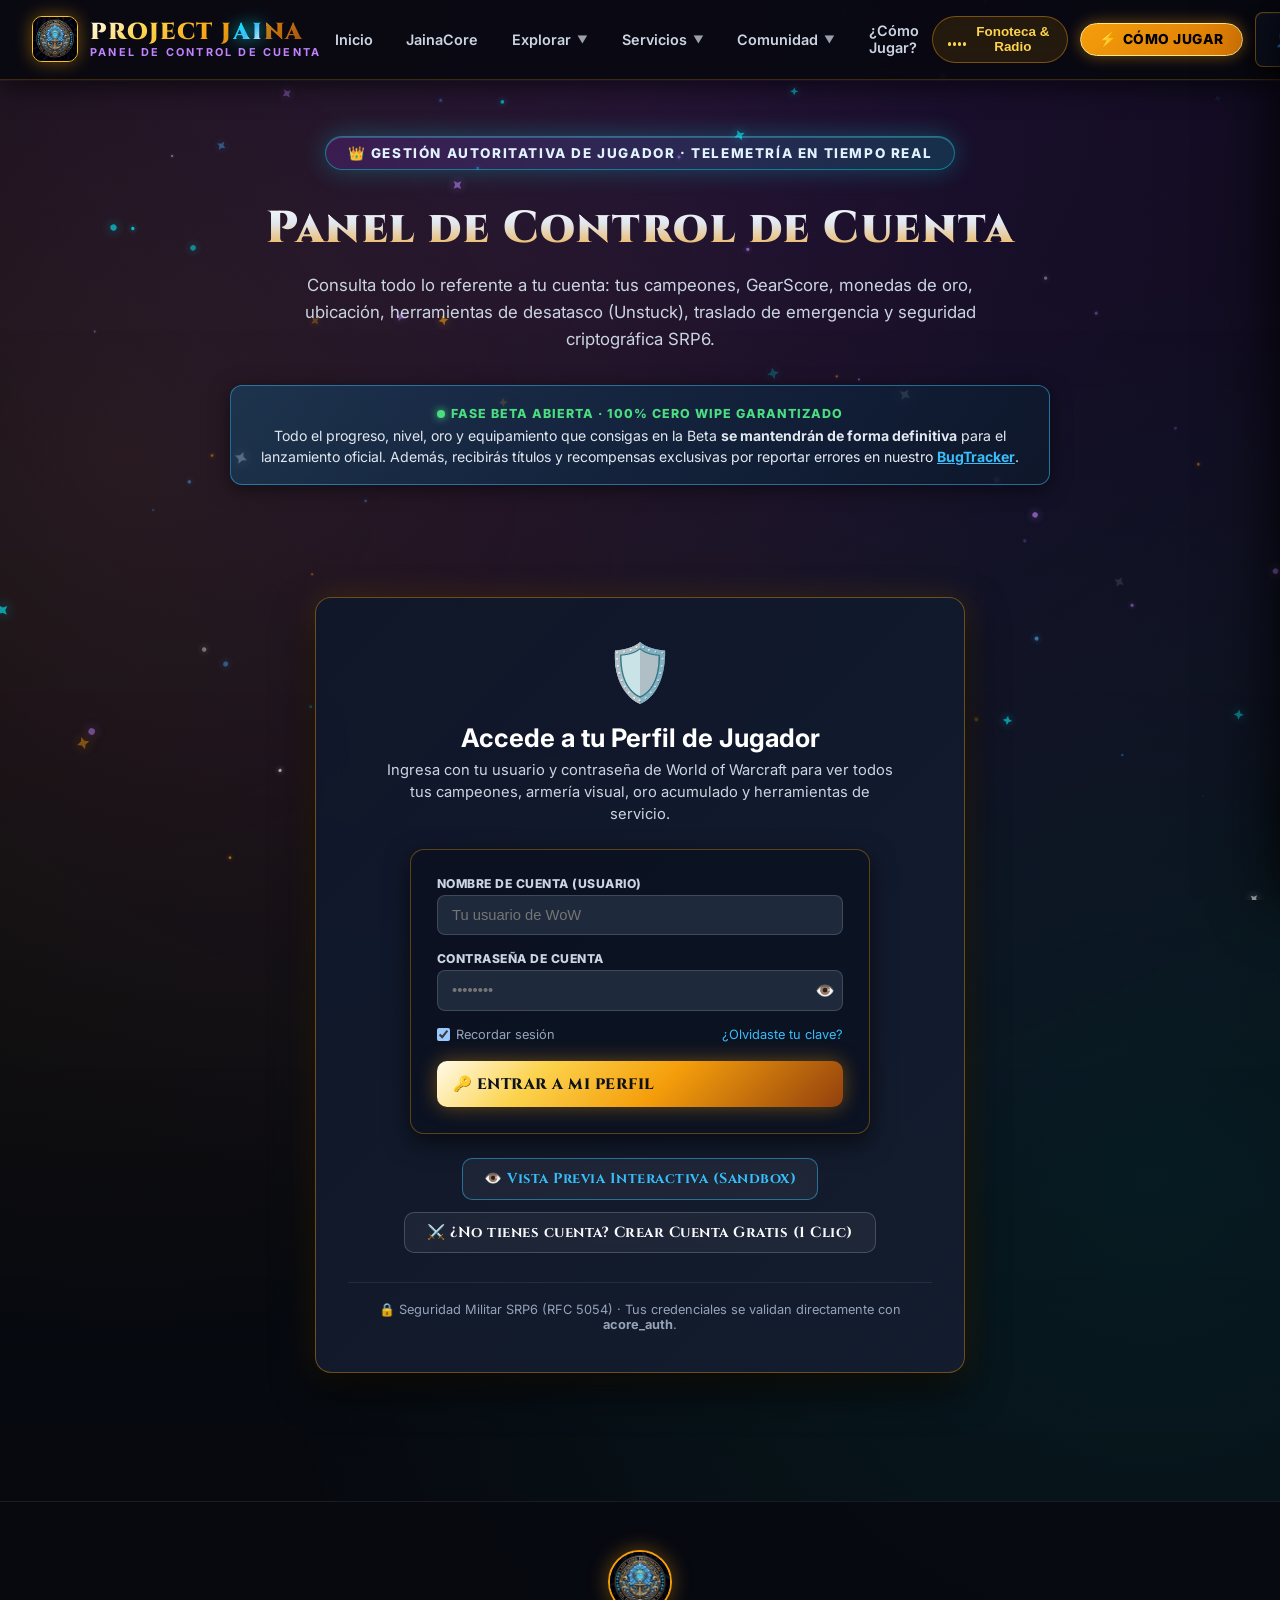
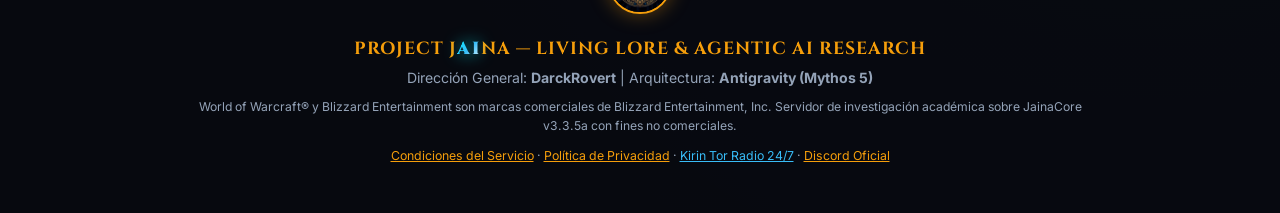
<file: cuenta.html>
<!DOCTYPE html>
<html lang="es">
<head>
<meta name="color-scheme" content="dark only"/>
<meta name="darkreader-lock"/>
    <meta charset="UTF-8">
    <meta name="viewport" content="width=device-width, initial-scale=1.0">
    <title>Panel de Mi Cuenta — Project JAIna | Living Lore & AI</title>
        <!-- GOOGLE FONTS PRECONNECT & OPTIMIZACIÓN DE RENDERIZADO AAA -->
    <link rel="preconnect" href="https://fonts.googleapis.com">
    <link rel="preconnect" href="https://fonts.gstatic.com" crossorigin>
    <link href="https://fonts.googleapis.com/css2?family=Cinzel+Decorative:wght@700;900&family=Cinzel:wght@500;700;900&family=Inter:wght@300;400;500;600;700&family=JetBrains+Mono:wght@500;700&family=Outfit:wght@400;500;600;700;800&display=swap" rel="stylesheet">
    <link rel="stylesheet" href="css/style.css?v=20261030_v710">
    <link rel="stylesheet" href="css/jaina_jukebox.css?v=20261030_v710">
    <link rel="icon" href="images/jaina_crest_logo.jpg">
</head>
<body>

    <!-- NAVBAR AAA DE ALTA FIDELIDAD -->
    <nav class="navbar" id="mainNavbar">
        <a href="index.html" class="brand-container">
            <img src="images/jaina_crest_logo.jpg" alt="Project JAIna" class="brand-logo-img" width="46" height="46" fetchpriority="high" decoding="async">
            <div>
                <div class="brand-title">PROJECT J<span class="brand-ai-spark">AI</span>NA</div>
                <div class="brand-subtitle">PANEL DE CONTROL DE CUENTA</div>
            </div>
        </a>

        <ul class="nav-links" id="navbarLinks">
            <li><a href="index.html">Inicio</a></li>
            <li><a href="jainacore.html">JainaCore</a></li>
            
            <!-- DROPDOWN: EXPLORAR -->
            <li class="nav-item-dropdown">
                <button class="dropdown-trigger" type="button" aria-expanded="false">
                    <span>Explorar</span>
                    <span class="dropdown-chevron">▼</span>
                </button>
                <div class="nav-dropdown-menu">
                    <a href="index.html#linea-de-fases" class="dropdown-item-link">
                        <span class="dropdown-item-icon">⏳</span>
                        <div class="dropdown-item-text">
                            <span class="dropdown-item-title">Línea de Fases & Eras</span>
                            <span class="dropdown-item-desc">Vanilla 60 a WotLK 80 Progresivo</span>
                        </div>
                    </a>
                    <a href="index.html#living-lore" class="dropdown-item-link">
                        <span class="dropdown-item-icon">🧠</span>
                        <div class="dropdown-item-text">
                            <span class="dropdown-item-title">Lore Viviente & Simulador IA</span>
                            <span class="dropdown-item-desc">HeroBots y LLM neuronal local</span>
                        </div>
                    </a>
                    <a href="index.html#mundo-viviente" class="dropdown-item-link">
                        <span class="dropdown-item-icon">🏰</span>
                        <div class="dropdown-item-text">
                            <span class="dropdown-item-title">Baluartes & Guerra Naval</span>
                            <span class="dropdown-item-desc">Enclaves territoriales y combate en mar</span>
                        </div>
                    </a>
                    <a href="index.html#addons-showcase" class="dropdown-item-link">
                        <span class="dropdown-item-icon">🧩</span>
                        <div class="dropdown-item-text">
                            <span class="dropdown-item-title">Suite de 21 AddOns Oficiales</span>
                            <span class="dropdown-item-desc">MultiBot, Radio 24/7, Audio 3D y más</span>
                        </div>
                    </a>
                </div>
            </li>

            <!-- DROPDOWN: SERVICIOS -->
            <li class="nav-item-dropdown">
                <button class="dropdown-trigger" type="button" aria-expanded="false">
                    <span>Servicios</span>
                    <span class="dropdown-chevron">▼</span>
                </button>
                <div class="nav-dropdown-menu">
                    <a href="cuenta.html" class="dropdown-item-link active">
                        <span class="dropdown-item-icon">👑</span>
                        <div class="dropdown-item-text">
                            <span class="dropdown-item-title">Panel de Mi Cuenta</span>
                            <span class="dropdown-item-desc">Gestión integral, personajes y unstuck</span>
                        </div>
                    </a>
                    <a href="armeria.html" class="dropdown-item-link">
                        <span class="dropdown-item-icon">⚔️</span>
                        <div class="dropdown-item-text">
                            <span class="dropdown-item-title">Armería de Campeones</span>
                            <span class="dropdown-item-desc">Inspección de personajes y talentos</span>
                        </div>
                    </a>
                    <a href="database.html" class="dropdown-item-link">
                        <span class="dropdown-item-icon">📚</span>
                        <div class="dropdown-item-text">
                            <span class="dropdown-item-title">Base de Datos del Reino</span>
                            <span class="dropdown-item-desc">Items, hechizos y tablas de botín</span>
                        </div>
                    </a>
                    <a href="tienda.html" class="dropdown-item-link">
                        <span class="dropdown-item-icon">💎</span>
                        <div class="dropdown-item-text">
                            <span class="dropdown-item-title">Tienda & Donaciones</span>
                            <span class="dropdown-item-desc">Cosméticos exclusivos y apoyo</span>
                        </div>
                    </a>
                    <a href="registro.html" class="dropdown-item-link">
                        <span class="dropdown-item-icon">🛡️</span>
                        <div class="dropdown-item-text">
                            <span class="dropdown-item-title">Crear Cuenta SRP6</span>
                            <span class="dropdown-item-desc">Registro criptográfico instantáneo</span>
                        </div>
                    </a>
                </div>
            </li>

            <!-- DROPDOWN: COMUNIDAD -->
            <li class="nav-item-dropdown">
                <button class="dropdown-trigger" type="button" aria-expanded="false">
                    <span>Comunidad</span>
                    <span class="dropdown-chevron">▼</span>
                </button>
                <div class="nav-dropdown-menu">
                    <a href="wiki/index.html" class="dropdown-item-link">
                        <span class="dropdown-item-icon">📖</span>
                        <div class="dropdown-item-text">
                            <span class="dropdown-item-title">Wiki Oficial de Project JAIna</span>
                            <span class="dropdown-item-desc">Guías completas, comandos y mecánicas</span>
                        </div>
                    </a>
                    <a href="voz/index.html" class="dropdown-item-link">
                        <span class="dropdown-item-icon">🎙️</span>
                        <div class="dropdown-item-text">
                            <span class="dropdown-item-title">Voz Espacial 3D (WebRTC)</span>
                            <span class="dropdown-item-desc">Audio posicional por proximidad</span>
                        </div>
                    </a>
                    <a href="radio/index.html" class="dropdown-item-link">
                        <span class="dropdown-item-icon">📻</span>
                        <div class="dropdown-item-text">
                            <span class="dropdown-item-title">Kirin Tor Radio 24/7</span>
                            <span class="dropdown-item-desc">Streaming en vivo: Folk, Lofi, Épico y Metal</span>
                        </div>
                    </a>
                    <a href="bugs.html" class="dropdown-item-link">
                        <span class="dropdown-item-icon">🐛</span>
                        <div class="dropdown-item-text">
                            <span class="dropdown-item-title">BugTracker Oficial</span>
                            <span class="dropdown-item-desc">Reportes de incidencias y parches</span>
                        </div>
                    </a>
                    <a href="index.html#comunidad-creadores" class="dropdown-item-link">
                        <span class="dropdown-item-icon">🔥</span>
                        <div class="dropdown-item-text">
                            <span class="dropdown-item-title">Refugio de Creadores</span>
                            <span class="dropdown-item-desc">Esta es tu casa · Apoyo a streamers, músicos y artistas</span>
                        </div>
                    </a>
                    <a href="index.html#fonoteca-taberna" class="dropdown-item-link">
                        <span class="dropdown-item-icon">🎶</span>
                        <div class="dropdown-item-text">
                            <span class="dropdown-item-title">Fonoteca & Jukebox Lo-Fi</span>
                            <span class="dropdown-item-desc">Peacebloom Burn Slow & Beats de Azeroth</span>
                        </div>
                    </a>
                    <a href="https://discord.gg/cXxMuRJrfy" target="_blank" rel="noopener noreferrer" class="dropdown-item-link">
                        <span class="dropdown-item-icon">💬</span>
                        <div class="dropdown-item-text">
                            <span class="dropdown-item-title">Discord Oficial</span>
                            <span class="dropdown-item-desc">Comunidad activa y soporte directo</span>
                        </div>
                    </a>
                </div>
            </li>

            <li><a href="index.html#como-jugar">¿Cómo Jugar?</a></li>
        </ul>

        <div class="nav-actions-tray">
            <button id="ambientAudioBtn" class="ambient-audio-btn" title="Fonoteca de la Taberna: Peacebloom Lo-Fi & Ecos de Azeroth">
                <div class="equalizer-wave">
                    <span class="eq-bar"></span>
                    <span class="eq-bar"></span>
                    <span class="eq-bar"></span>
                    <span class="eq-bar"></span>
                </div>
                <span class="audio-label">Fonoteca & Radio</span>
            </button>
            <a href="index.html#como-jugar" class="btn-play-web-nav"><span>⚡</span> CÓMO JUGAR</a>
            <a href="registro.html" class="btn-cta-nav">Jugar Gratis</a>
            <button class="mobile-nav-toggle" id="mobileNavToggle" aria-label="Abrir Menú de Navegación">☰</button>
        </div>
    </nav>

    <!-- SUBPAGE HERO CON BANNER BETA NO-WIPE -->
    <header class="subpage-hero">
        <div class="hero-badge">👑 GESTIÓN AUTORITATIVA DE JUGADOR · TELEMETRÍA EN TIEMPO REAL</div>
        <h1 class="subpage-title">Panel de Control de Cuenta</h1>
        <p class="subpage-desc">Consulta todo lo referente a tu cuenta: tus campeones, GearScore, monedas de oro, ubicación, herramientas de desatasco (Unstuck), traslado de emergencia y seguridad criptográfica SRP6.</p>
        
        <!-- BANNER DE INFORMACIÓN DE BETA -->
        <div style="margin: 1.5rem auto 0 auto; max-width: 820px; background: linear-gradient(135deg, rgba(2, 132, 199, 0.25), rgba(15, 23, 42, 0.95)); border: 1px solid rgba(56, 189, 248, 0.5); border-radius: 12px; padding: 1rem 1.4rem; text-align: center; box-shadow: 0 4px 20px rgba(0,0,0,0.5);">
            <div style="display: inline-flex; align-items: center; gap: 6px; color: #4ade80; font-size: 0.78rem; font-weight: 800; letter-spacing: 1px; text-transform: uppercase; margin-bottom: 4px;">
                <span style="display: inline-block; width: 8px; height: 8px; border-radius: 50%; background: #4ade80; box-shadow: 0 0 8px #4ade80;"></span>
                FASE BETA ABIERTA · 100% CERO WIPE GARANTIZADO
            </div>
            <p style="margin: 0; font-size: 0.88rem; color: #e2e8f0; line-height: 1.5;">
                Todo el progreso, nivel, oro y equipamiento que consigas en la Beta <strong>se mantendrán de forma definitiva</strong> para el lanzamiento oficial. Además, recibirás títulos y recompensas exclusivas por reportar errores en nuestro <a href="bugs.html" style="color: #38bdf8; font-weight: 700; text-decoration: underline;">BugTracker</a>.
            </p>
        </div>
    </header>

    <!-- MAIN DASHBOARD CONTENT -->
    <main class="account-dashboard-wrapper">
        
        <!-- VISTA DE CARGA -->
        <div id="dashLoadingView" style="text-align: center; padding: 4rem 1rem;">
            <div class="pj-spinner" style="width: 45px; height: 45px; margin: 0 auto 1.5rem auto; border-width: 4px;"></div>
            <h3 style="color: var(--gold-primary);">Sincronizando Perfil de Juego con JainaCore...</h3>
            <p style="color: var(--text-muted); font-size: 0.88rem;">Consultando acore_auth y base de datos de personajes en tiempo real.</p>
        </div>

        <!-- VISTA 1: INVITACIÓN / FORMULARIO DIRECTO DE LOGIN -->
        <div id="dashGuestView" class="dash-guest-card" style="display: none;">
            <div class="dash-guest-icon">🛡️</div>
            <h2 style="color: #ffffff; font-size: 1.6rem; margin-bottom: 0.4rem;">Accede a tu Perfil de Jugador</h2>
            <p style="color: #cbd5e1; font-size: 0.92rem; line-height: 1.5; margin-bottom: 1.5rem; max-width: 520px; margin-left: auto; margin-right: auto;">
                Ingresa con tu usuario y contraseña de World of Warcraft para ver todos tus campeones, armería visual, oro acumulado y herramientas de servicio.
            </p>

            <div id="dashInlineLoginAlert" class="pj-modal-alert" style="display: none; max-width: 460px; margin: 0 auto 1.2rem auto;"></div>

            <!-- FORMULARIO DIRECTO INLINE -->
            <form id="dashInlineLoginForm" class="dash-inline-login-box">
                <div class="dash-inline-input-group">
                    <label for="dashInlineUser">Nombre de Cuenta (Usuario)</label>
                    <input type="text" id="dashInlineUser" placeholder="Tu usuario de WoW" required autocomplete="username">
                </div>

                <div class="dash-inline-input-group">
                    <label for="dashInlinePass">Contraseña de Cuenta</label>
                    <div style="position: relative;">
                        <input type="password" id="dashInlinePass" placeholder="••••••••" required autocomplete="current-password">
                        <button type="button" id="dashInlineTogglePass" style="position: absolute; right: 8px; top: 50%; transform: translateY(-50%); background: none; border: none; cursor: pointer; font-size: 1rem; color: #94a3b8;">👁️</button>
                    </div>
                </div>

                <div style="display: flex; justify-content: space-between; align-items: center; margin-bottom: 1.2rem; font-size: 0.8rem; color: #94a3b8;">
                    <label style="display: flex; align-items: center; gap: 6px; cursor: pointer;">
                        <input type="checkbox" id="dashInlineRemember" checked>
                        <span>Recordar sesión</span>
                    </label>
                    <a href="https://discord.gg/cXxMuRJrfy" target="_blank" rel="noopener noreferrer" style="color: #38bdf8; text-decoration: none;">¿Olvidaste tu clave?</a>
                </div>

                <button type="submit" id="dashInlineSubmitBtn" class="btn-primary" style="width: 100%; padding: 0.8rem 1rem; font-size: 0.95rem; font-weight: 800; letter-spacing: 0.5px; box-shadow: 0 0 20px rgba(245, 158, 11, 0.4);">
                    🔑 ENTRAR A MI PERFIL
                </button>
            </form>

            <div style="display: flex; gap: 12px; justify-content: center; flex-wrap: wrap; margin-top: 1.5rem;">
                <button type="button" onclick="launchAccountSandboxDemo()" class="btn-secondary" style="font-size: 0.9rem; padding: 0.65rem 1.3rem; border-color: rgba(56, 189, 248, 0.5); color: #38bdf8; cursor: pointer;">
                    👁️ Vista Previa Interactiva (Sandbox)
                </button>
                <a href="registro.html" class="btn-secondary" style="font-size: 0.92rem; padding: 0.65rem 1.4rem;">
                    ⚔️ ¿No tienes cuenta? Crear Cuenta Gratis (1 Clic)
                </a>
            </div>

            <div style="margin-top: 1.8rem; padding-top: 1.2rem; border-top: 1px solid rgba(255, 255, 255, 0.08); font-size: 0.8rem; color: var(--text-muted);">
                🔒 Seguridad Militar SRP6 (RFC 5054) · Tus credenciales se validan directamente con <strong>acore_auth</strong>.
            </div>
        </div>

        <!-- VISTA 2: PANEL DE CONTROL COMPLETO (LOGUEADO) -->
        <div id="dashLoggedView" style="display: none;">

            <!-- HEADER DE SESIÓN Y ACCIONES RÁPIDAS -->
            <div style="display: flex; justify-content: space-between; align-items: center; margin-bottom: 1.5rem; flex-wrap: wrap; gap: 12px; background: rgba(15, 23, 42, 0.7); border: 1px solid rgba(245, 158, 11, 0.25); border-radius: 12px; padding: 0.8rem 1.4rem;">
                <div style="display: flex; align-items: center; gap: 10px;">
                    <span style="font-size: 1.4rem;">👑</span>
                    <div>
                        <span style="font-size: 0.75rem; color: #94a3b8; text-transform: uppercase; font-weight: 700; letter-spacing: 0.5px;">Panel de Usuario Oficial</span>
                        <div style="font-size: 1.1rem; font-weight: 800; color: #ffffff;">
                            <span id="dashAcctName">USUARIO</span> <span id="dashAcctId" class="dash-acct-id-tag">#0</span>
                        </div>
                    </div>
                </div>
                <div style="display: flex; gap: 8px; align-items: center; flex-wrap: wrap;">
                    <span id="dashCharCountBadge" style="background: rgba(56, 189, 248, 0.15); border: 1px solid rgba(56, 189, 248, 0.4); color: #38bdf8; padding: 0.4rem 0.8rem; border-radius: 8px; font-weight: 800; font-size: 0.82rem;">0 Campeones</span>
                    <button type="button" class="btn-secondary" onclick="window.ProjectJainaAuth.logout()" style="padding: 0.4rem 0.9rem; font-size: 0.8rem; border-color: rgba(239, 68, 68, 0.4); color: #f87171;">
                        🚪 Cerrar Sesión
                    </button>
                </div>
            </div>

            <!-- SECCIÓN 1: INFORMACIÓN (ESTÁNDAR ULTIMOWOW) -->
            <h2 class="dash-section-title" style="margin-top: 0;">ℹ️ INFORMACIÓN</h2>
            <div class="dash-info-container">
                <!-- BLOQUE 1: DATOS BÁSICOS -->
                <div class="dash-info-block">
                    <div class="dash-info-block-header">
                        <span>👤</span> Datos básicos
                    </div>
                    <div class="dash-info-list">
                        <div class="dash-info-row">
                            <span class="label">👤 Nombre de la cuenta:</span>
                            <span class="val" id="dashAcctNameLabel" style="color: var(--gold-primary); font-weight: 800; font-family: monospace;">CARGANDO...</span>
                        </div>
                        <div class="dash-info-row">
                            <span class="label">📧 Correo de registro:</span>
                            <span class="val" id="dashAcctRegEmail" style="color: #cbd5e1;">cargando...</span>
                        </div>
                        <div class="dash-info-row">
                            <span class="label">✉️ Correo actual:</span>
                            <span class="val" id="dashAcctEmail" style="color: #cbd5e1;">cargando...</span>
                        </div>
                        <div class="dash-info-row">
                            <span class="label">📅 Fecha de registro:</span>
                            <span class="val" id="dashAcctJoinDate" style="color: #cbd5e1;">Desconocida</span>
                        </div>
                        <div class="dash-info-row">
                            <span class="label">🌐 Última IP (web):</span>
                            <span class="val" id="dashAcctWebIp" style="font-family: monospace; color: #38bdf8;">127.0.0.1</span>
                        </div>
                        <div class="dash-info-row">
                            <span class="label">🖥️ Última IP (Servidor):</span>
                            <span class="val" id="dashAcctLastIp" style="font-family: monospace; color: #a78bfa;">127.0.0.1</span>
                        </div>
                    </div>
                </div>

                <!-- BLOQUE 2: ESTADO DE LA CUENTA -->
                <div class="dash-info-block">
                    <div class="dash-info-block-header">
                        <span>🛡️</span> Estado de la cuenta
                    </div>
                    <div class="dash-info-list">
                        <div class="dash-info-row">
                            <span class="label">💰 Saldo de Puntos:</span>
                            <div class="val" style="display: flex; gap: 8px;">
                                <span class="badge-pd" onclick="openAccountActionModal('buy_pd')" style="cursor: pointer; transition: transform 0.2s;" title="Clic para Adquirir o Ver PD">🪙 PD: <span id="dashAccountPD">0</span></span>
                                <span class="badge-pv" onclick="openAccountActionModal('redeem_pv')" style="cursor: pointer; transition: transform 0.2s;" title="Clic para Canjear tus PV por Oro o PD">💎 PV: <span id="dashAccountPV">0</span></span>
                            </div>
                        </div>
                        <div class="dash-info-row">
                            <span class="label">🛡️ Token de Seguridad:</span>
                            <span class="val" id="dashSecurityToken" style="color: #38bdf8;">No Solicitado</span>
                        </div>
                        <div class="dash-info-row">
                            <span class="label">🔐 2FA (Verificación en 2 pasos):</span>
                            <span class="val" id="dash2FAStatus" style="color: #f87171;">Desactivado</span>
                        </div>
                        <div class="dash-info-row">
                            <span class="label">🔨 Cuenta baneada:</span>
                            <span class="val" id="dashBanStatus" style="color: #10b981;">No (<a href="javascript:void(0)" onclick="openHistoryModal('sanciones')" style="color: #38bdf8; text-decoration: underline;">Consultar historial</a>)</span>
                        </div>
                        <div class="dash-info-row">
                            <span class="label">🤝 Cuenta reclutada:</span>
                            <span class="val" id="dashRecruitedStatus">No</span>
                        </div>
                        <div class="dash-info-row">
                            <span class="label">👥 Amigos reclutados:</span>
                            <span class="val" id="dashRecruitedFriends" style="font-weight: 800; color: var(--gold-primary);">0</span>
                        </div>
                    </div>
                </div>
            </div>

            <!-- SECCIÓN 2: MIS PERSONAJES (ESTÁNDAR ULTIMOWOW) -->
            <div style="display: flex; justify-content: space-between; align-items: center; margin-top: 2.2rem; margin-bottom: 1.2rem; flex-wrap: wrap; gap: 8px;">
                <h2 class="dash-section-title" style="margin: 0;">⚔️ MIS PERSONAJES</h2>
                <button type="button" class="btn-secondary" onclick="refreshCurrentAccountDetails()" style="padding: 0.35rem 0.75rem; font-size: 0.78rem;">
                    🔄 Actualizar Personajes
                </button>
            </div>

            <div id="dashCharactersGrid" class="dash-characters-grid">
                <!-- Inyectado dinámicamente por js/cuenta.js -->
            </div>

            <!-- SECCIÓN 3: UTILIDADES Y HERRAMIENTAS (ACORDEONES ULTIMOWOW) -->
            <div class="dash-tools-section">
                <h2 class="dash-section-title">🛠️ UTILIDADES Y HERRAMIENTAS</h2>

                <!-- ACORDEÓN 1: OPCIONES DE CUENTA -->
                <div class="dash-accordion-item open" id="accordion-cuenta">
                    <button type="button" class="dash-accordion-header" onclick="toggleAccordion('accordion-cuenta')">
                        <span>⚙️ OPCIONES DE CUENTA</span>
                        <span class="chevron">▲</span>
                    </button>
                    <div class="dash-accordion-body">
                        <div class="uw-tools-grid">
                            <div class="uw-tool-card" onclick="openAccountActionModal('password')">
                                <div class="uw-tool-icon-box">🔑</div>
                                <div class="uw-tool-info">
                                    <div class="uw-tool-title">Cambiar contraseña</div>
                                    <div class="uw-tool-desc">Gestiona una nueva contraseña (SRP6)</div>
                                </div>
                            </div>
                            <div class="uw-tool-card" onclick="openAccountActionModal('2fa')">
                                <div class="uw-tool-icon-box purple">🗝️</div>
                                <div class="uw-tool-info">
                                    <div class="uw-tool-title">2FA (Verificación en 2 pasos)</div>
                                    <div class="uw-tool-desc">Gestiona la doble autenticación</div>
                                </div>
                            </div>
                            <div class="uw-tool-card" onclick="openAccountActionModal('transfer_pd')">
                                <div class="uw-tool-icon-box">📜</div>
                                <div class="uw-tool-info">
                                    <div class="uw-tool-title">Transferir PD</div>
                                    <div class="uw-tool-desc">Transfiere PD a tus cuentas alternativas</div>
                                </div>
                            </div>
                            <div class="uw-tool-card" onclick="openAccountActionModal('trade_pd')">
                                <div class="uw-tool-icon-box green">🤝</div>
                                <div class="uw-tool-info">
                                    <div class="uw-tool-title">Comercio de PD</div>
                                    <div class="uw-tool-desc">Compra o vende PD por oro</div>
                                </div>
                            </div>
                                                        <div class="uw-tool-card" onclick="actionPurgeLocalCharactersCache()">
                                <div class="uw-tool-icon-box" style="background: rgba(14, 165, 233, 0.15); color: #38bdf8;">🔄</div>
                                <div class="uw-tool-info">
                                    <div class="uw-tool-title">Sincronizar Personajes</div>
                                    <div class="uw-tool-desc">Limpia la caché del navegador y recarga desde el servidor en vivo</div>
                                </div>
                            </div>
<div class="uw-tool-card" onclick="openAccountActionModal('promo')">
                                <div class="uw-tool-icon-box cyan">🎟️</div>
                                <div class="uw-tool-info">
                                    <div class="uw-tool-title">Código de promoción</div>
                                    <div class="uw-tool-desc">Canjea códigos por PD o PV</div>
                                </div>
                            </div>
                            <div class="uw-tool-card" onclick="openAccountActionModal('security_token')">
                                <div class="uw-tool-icon-box purple">📟</div>
                                <div class="uw-tool-info">
                                    <div class="uw-tool-title">Token de seguridad</div>
                                    <div class="uw-tool-desc">Seguridad extra para tu cuenta</div>
                                </div>
                            </div>
                            <div class="uw-tool-card" onclick="openAccountActionModal('raf')">
                                <div class="uw-tool-icon-box cyan">👥</div>
                                <div class="uw-tool-info">
                                    <div class="uw-tool-title">Recluta a un amigo</div>
                                    <div class="uw-tool-desc">Trae amigos y recibe grandes premios</div>
                                </div>
                            </div>
                            <div class="uw-tool-card" onclick="openAccountActionModal('rename_guild')">
                                <div class="uw-tool-icon-box">✒️</div>
                                <div class="uw-tool-info">
                                    <div class="uw-tool-title">Renombrar hermandad</div>
                                    <div class="uw-tool-desc">Cambia el nombre de tu hermandad</div>
                                </div>
                            </div>
                            <div class="uw-tool-card" onclick="openAccountActionModal('vote')">
                                <div class="uw-tool-icon-box green">🏁</div>
                                <div class="uw-tool-info">
                                    <div class="uw-tool-title">Votar por nosotros</div>
                                    <div class="uw-tool-desc">Suma tu voto en páginas top (+5 PV)</div>
                                </div>
                            </div>
                            <div class="uw-tool-card" onclick="openAccountActionModal('redeem_pv')">
                                <div class="uw-tool-icon-box cyan">💎</div>
                                <div class="uw-tool-info">
                                    <div class="uw-tool-title">Canjear Puntos de Voto (PV)</div>
                                    <div class="uw-tool-desc">Canjea PV por Oro, PD o Fichas</div>
                                </div>
                            </div>
                            <div class="uw-tool-card" onclick="openAccountActionModal('buy_pd')">
                                <div class="uw-tool-icon-box">💖</div>
                                <div class="uw-tool-info">
                                    <div class="uw-tool-title">Adquirir PD</div>
                                    <div class="uw-tool-desc">Obtiene PD y accede a recompensas</div>
                                </div>
                            </div>
                        </div>
                    </div>
                </div>

                <!-- ACORDEÓN 2: OPCIONES DE PERSONAJE -->
                <div class="dash-accordion-item open" id="accordion-personaje">
                    <button type="button" class="dash-accordion-header" onclick="toggleAccordion('accordion-personaje')">
                        <span>🧙 OPCIONES DE PERSONAJE</span>
                        <span class="chevron">▲</span>
                    </button>
                    <div class="dash-accordion-body">
                        <div class="uw-tools-grid">
                            <div class="uw-tool-card" onclick="openCharServicePrompt('unstuck')">
                                <div class="uw-tool-icon-box cyan">🐹</div>
                                <div class="uw-tool-info">
                                    <div class="uw-tool-title">Desbloquear personaje</div>
                                    <div class="uw-tool-desc">Para personajes atascados (Gratis - CD: 15 min)</div>
                                </div>
                            </div>
                            <div class="uw-tool-card" onclick="openCharServicePrompt('revive')">
                                <div class="uw-tool-icon-box green">🕊️</div>
                                <div class="uw-tool-info">
                                    <div class="uw-tool-title">Revivir personaje</div>
                                    <div class="uw-tool-desc">Resurrección de emergencia (10 PD - CD: 30 min)</div>
                                </div>
                            </div>
                            <div class="uw-tool-card" onclick="openCharServicePrompt('rename')">
                                <div class="uw-tool-icon-box">📜</div>
                                <div class="uw-tool-info">
                                    <div class="uw-tool-title">Renombrar personaje</div>
                                    <div class="uw-tool-desc">Adquiere un nombre diferente (15 PD)</div>
                                </div>
                            </div>
                            <div class="uw-tool-card" onclick="openCharServicePrompt('customize')">
                                <div class="uw-tool-icon-box purple">🧝</div>
                                <div class="uw-tool-info">
                                    <div class="uw-tool-title">Personalizar personaje</div>
                                    <div class="uw-tool-desc">Un cambio de look para renovarse (10 PD)</div>
                                </div>
                            </div>
                            <div class="uw-tool-card" onclick="openCharServicePrompt('changerace')">
                                <div class="uw-tool-icon-box">🎭</div>
                                <div class="uw-tool-info">
                                    <div class="uw-tool-title">Cambiar de raza</div>
                                    <div class="uw-tool-desc">Elije una nueva raza acorde a tu clase (25 PD)</div>
                                </div>
                            </div>
                            <div class="uw-tool-card" onclick="openCharServicePrompt('changefaction')">
                                <div class="uw-tool-icon-box cyan">🛡️</div>
                                <div class="uw-tool-info">
                                    <div class="uw-tool-title">Cambiar de facción</div>
                                    <div class="uw-tool-desc">Vive nuevas aventuras en la facción opuesta (35 PD)</div>
                                </div>
                            </div>
                            <div class="uw-tool-card" onclick="openCharServicePrompt('levelboost')">
                                <div class="uw-tool-icon-box">⭐</div>
                                <div class="uw-tool-info">
                                    <div class="uw-tool-title">Subir a Nivel Cap</div>
                                    <div class="uw-tool-desc">Sube instantáneamente al nivel máximo actual (50 PD)</div>
                                </div>
                            </div>
                            <div class="uw-tool-card" onclick="openCharServicePrompt('gold')">
                                <div class="uw-tool-icon-box green">💰</div>
                                <div class="uw-tool-info">
                                    <div class="uw-tool-title">Adquirir oro (500g)</div>
                                    <div class="uw-tool-desc">Entrega inmediata in-game o por correo (20 PD = 500g)</div>
                                </div>
                            </div>
                            <div class="uw-tool-card" onclick="openCharServicePrompt('questtracker')">
                                <div class="uw-tool-icon-box">🐾</div>
                                <div class="uw-tool-info">
                                    <div class="uw-tool-title">Rastreador de misiones</div>
                                    <div class="uw-tool-desc">Ayuda con cadenas de misiones importantes</div>
                                </div>
                            </div>
                            <div class="uw-tool-card" onclick="openCharServicePrompt('transferchar')">
                                <div class="uw-tool-icon-box purple">🚶</div>
                                <div class="uw-tool-info">
                                    <div class="uw-tool-title">Transferir personaje</div>
                                    <div class="uw-tool-desc">Mueve tus personajes a otra cuenta</div>
                                </div>
                            </div>
                            <div class="uw-tool-card" onclick="openCharServicePrompt('restorechar')">
                                <div class="uw-tool-icon-box cyan">⚰️</div>
                                <div class="uw-tool-info">
                                    <div class="uw-tool-title">Recuperar personaje</div>
                                    <div class="uw-tool-desc">Restaura un personaje borrado</div>
                                </div>
                            </div>
                            <div class="uw-tool-card" onclick="openCharServicePrompt('restoreitem')">
                                <div class="uw-tool-icon-box">📦</div>
                                <div class="uw-tool-info">
                                    <div class="uw-tool-title">Recuperar ítems</div>
                                    <div class="uw-tool-desc">Restaura objetos borrados</div>
                                </div>
                            </div>
                            <div class="uw-tool-card" onclick="window.location.href='tienda.html'">
                                <div class="uw-tool-icon-box purple">💎</div>
                                <div class="uw-tool-info">
                                    <div class="uw-tool-title">Tienda</div>
                                    <div class="uw-tool-desc">Adquiere monturas, apariencias y objetos</div>
                                </div>
                            </div>
                            <div class="uw-tool-card" onclick="openCharServicePrompt('gift')">
                                <div class="uw-tool-icon-box green">🎁</div>
                                <div class="uw-tool-info">
                                    <div class="uw-tool-title">Enviar regalo</div>
                                    <div class="uw-tool-desc">Envía regalos a tus amigos</div>
                                </div>
                            </div>
                        </div>
                    </div>
                </div>

                <!-- ACORDEÓN 3: HISTORIALES -->
                <div class="dash-accordion-item" id="accordion-historiales">
                    <button type="button" class="dash-accordion-header" onclick="toggleAccordion('accordion-historiales')">
                        <span>📜 HISTORIALES</span>
                        <span class="chevron">▼</span>
                    </button>
                    <div class="dash-accordion-body">
                        <div class="uw-tools-grid">
                            <div class="uw-tool-card" onclick="openHistoryModal('pdpv')">
                                <div class="uw-tool-icon-box">📖</div>
                                <div class="uw-tool-info">
                                    <div class="uw-tool-title">Historial de PD y PV</div>
                                    <div class="uw-tool-desc">Revisa en qué has usado tus PD y PV</div>
                                </div>
                            </div>
                            <div class="uw-tool-card" onclick="openHistoryModal('transacciones')">
                                <div class="uw-tool-icon-box green">💵</div>
                                <div class="uw-tool-info">
                                    <div class="uw-tool-title">Historial de transacciones</div>
                                    <div class="uw-tool-desc">Revisa los trámites que has realizado</div>
                                </div>
                            </div>
                            <div class="uw-tool-card" onclick="openHistoryModal('sanciones')">
                                <div class="uw-tool-icon-box cyan">⚖️</div>
                                <div class="uw-tool-info">
                                    <div class="uw-tool-title">Historial de sanciones</div>
                                    <div class="uw-tool-desc">Revisa las sanciones de tu cuenta</div>
                                </div>
                            </div>
                            <div class="uw-tool-card" onclick="openHistoryModal('seguridad')">
                                <div class="uw-tool-icon-box purple">🛡️</div>
                                <div class="uw-tool-info">
                                    <div class="uw-tool-title">Historial de seguridad</div>
                                    <div class="uw-tool-desc">Revisa la seguridad de tu cuenta</div>
                                </div>
                            </div>
                        </div>
                    </div>
                </div>
            </div>

            <!-- TARJETA RÁPIDA DE CONEXIÓN Y DESCARGAS -->
            <div style="background: rgba(15, 23, 42, 0.85); border: 1px solid rgba(56, 189, 248, 0.3); border-radius: 12px; padding: 1.2rem 1.6rem; margin-top: 2rem;">
                <div style="display: flex; justify-content: space-between; align-items: center; flex-wrap: wrap; gap: 10px; margin-bottom: 0.8rem;">
                    <div>
                        <span style="font-size: 0.72rem; color: #38bdf8; font-weight: 800; text-transform: uppercase;">🌐 ACCESO DIRECTO AL REINO 3.3.5a</span>
                        <h4 style="margin: 2px 0 0 0; color: #ffffff;">Conexión Anycast y Descarga de Parches</h4>
                    </div>
                    <code style="font-family: 'JetBrains Mono', monospace; color: var(--gold-primary); font-size: 0.88rem; background: rgba(0,0,0,0.5); padding: 4px 10px; border-radius: 6px; border: 1px solid rgba(245, 158, 11, 0.3);">set realmlist 127.0.0.1</code>
                </div>
                <div style="display: flex; gap: 10px; flex-wrap: wrap;">
                    <button type="button" class="btn-primary" onclick="downloadRealmlistFile()" style="padding: 0.5rem 1rem; font-size: 0.82rem;">
                        📥 Descargar realmlist.wtf
                    </button>
                    <button type="button" class="btn-secondary" onclick="copyRealmlistOfficial(this)" style="padding: 0.5rem 1rem; font-size: 0.82rem;">
                        📋 Copiar Realmlist
                    </button>
                    <a href="downloads/ProjectJaina_Launcher.exe" download="ProjectJaina_Launcher.exe" class="btn-secondary" style="padding: 0.5rem 1rem; font-size: 0.82rem; border-color: #38bdf8; color: #38bdf8; text-decoration: none;">
                        ⚡ Descargar Lanzador (~20 MB)
                    </a>
                </div>
            </div>

            <!-- MODAL UNIVERSAL PARA ACCIONES DE UTILIDADES Y HERRAMIENTAS -->
            <div id="uwActionModal" class="uw-modal-overlay">
                <div class="uw-modal-box">
                    <button type="button" class="uw-modal-close" onclick="closeUwModal()">✕</button>
                    <div id="uwModalContent">
                        <!-- Inyectado dinámicamente -->
                    </div>
                </div>
            </div>

        </div>

    </main>

    <!-- MODAL DE INSPECCIÓN VISUAL DE EQUIPO (PAPERDOLL CANÓNICO WOTLK 3.3.5a) -->
    <div id="pjPaperdollOverlay" class="paperdoll-overlay" aria-hidden="true">
        <div class="paperdoll-modal" role="dialog" aria-modal="true" aria-labelledby="pdHeroName">
            <button type="button" class="paperdoll-close-btn" id="pjClosePaperdollBtn" title="Cerrar Ficha de Equipo">✕</button>
            <div id="pjPaperdollContent">
                <!-- Inyectado dinámicamente por js/cuenta.js -->
            </div>
        </div>
    </div>

    <!-- FOOTER -->
    <footer>
        <div class="footer-crest-container">
            <img src="images/jaina_crest_logo.jpg" alt="Project JAIna Crest" class="footer-crest-img" loading="lazy" decoding="async">
        </div>
        <div class="credits-lead">PROJECT J<span class="brand-ai-spark">AI</span>NA — LIVING LORE & AGENTIC AI RESEARCH</div>
        <p>Dirección General: <strong>DarckRovert</strong> | Arquitectura: <strong>Antigravity (Mythos 5)</strong></p>
        <p style="margin-top: 0.8rem; font-size: 0.76rem; color: var(--text-muted); max-width: 900px; margin-left: auto; margin-right: auto; line-height: 1.5;">
            World of Warcraft® y Blizzard Entertainment son marcas comerciales de Blizzard Entertainment, Inc. Servidor de investigación académica sobre JainaCore v3.3.5a con fines no comerciales.
        </p>
        <p class="footer-legal-links" style="margin-top: 0.75rem; font-size: 0.77rem; color: var(--text-muted); max-width: 900px; margin-left: auto; margin-right: auto; line-height: 1.5;">
            <a href="terms.html" style="color: var(--gold-primary); text-decoration: underline;">Condiciones del Servicio</a> · 
            <a href="privacy.html" style="color: var(--gold-primary); text-decoration: underline;">Política de Privacidad</a> · 
            <a href="radio/index.html" style="color: #38bdf8; text-decoration: underline;">Kirin Tor Radio 24/7</a> · 
            <a href="https://discord.gg/cXxMuRJrfy" target="_blank" rel="noopener noreferrer" style="color: var(--gold-primary); text-decoration: underline;">Discord Oficial</a>
        </p>
    </footer>

    <!-- WOWHEAD TOOLTIPS INTEGRATION -->
    <script>const whTooltips = {colorLinks: false, iconizeLinks: false, renameLinks: false};</script>
    <script src="https://wow.zamimg.com/js/tooltips.js"></script>

    <!-- SCRIPTS -->
    <script src="js/particles.js?v=20261030_v710"></script>
    <script src="js/card_tilt.js?v=20261030_v710"></script>
    <script src="js/config.js?v=20261030_v710"></script>
    <script src="js/connection_guide.js?v=20261030_v710"></script>
    <script src="js/audio_ambient.js?v=20261030_v710"></script>
    <script src="js/jaina_jukebox.js?v=20261030_v710"></script>
    <script src="js/auth.js?v=20261116_v745"></script>
    <script src="js/navbar.js?v=20261030_v710"></script>
    <script src="js/cuenta.js?v=20261116_v750"></script>
</body>
</html>
</file>
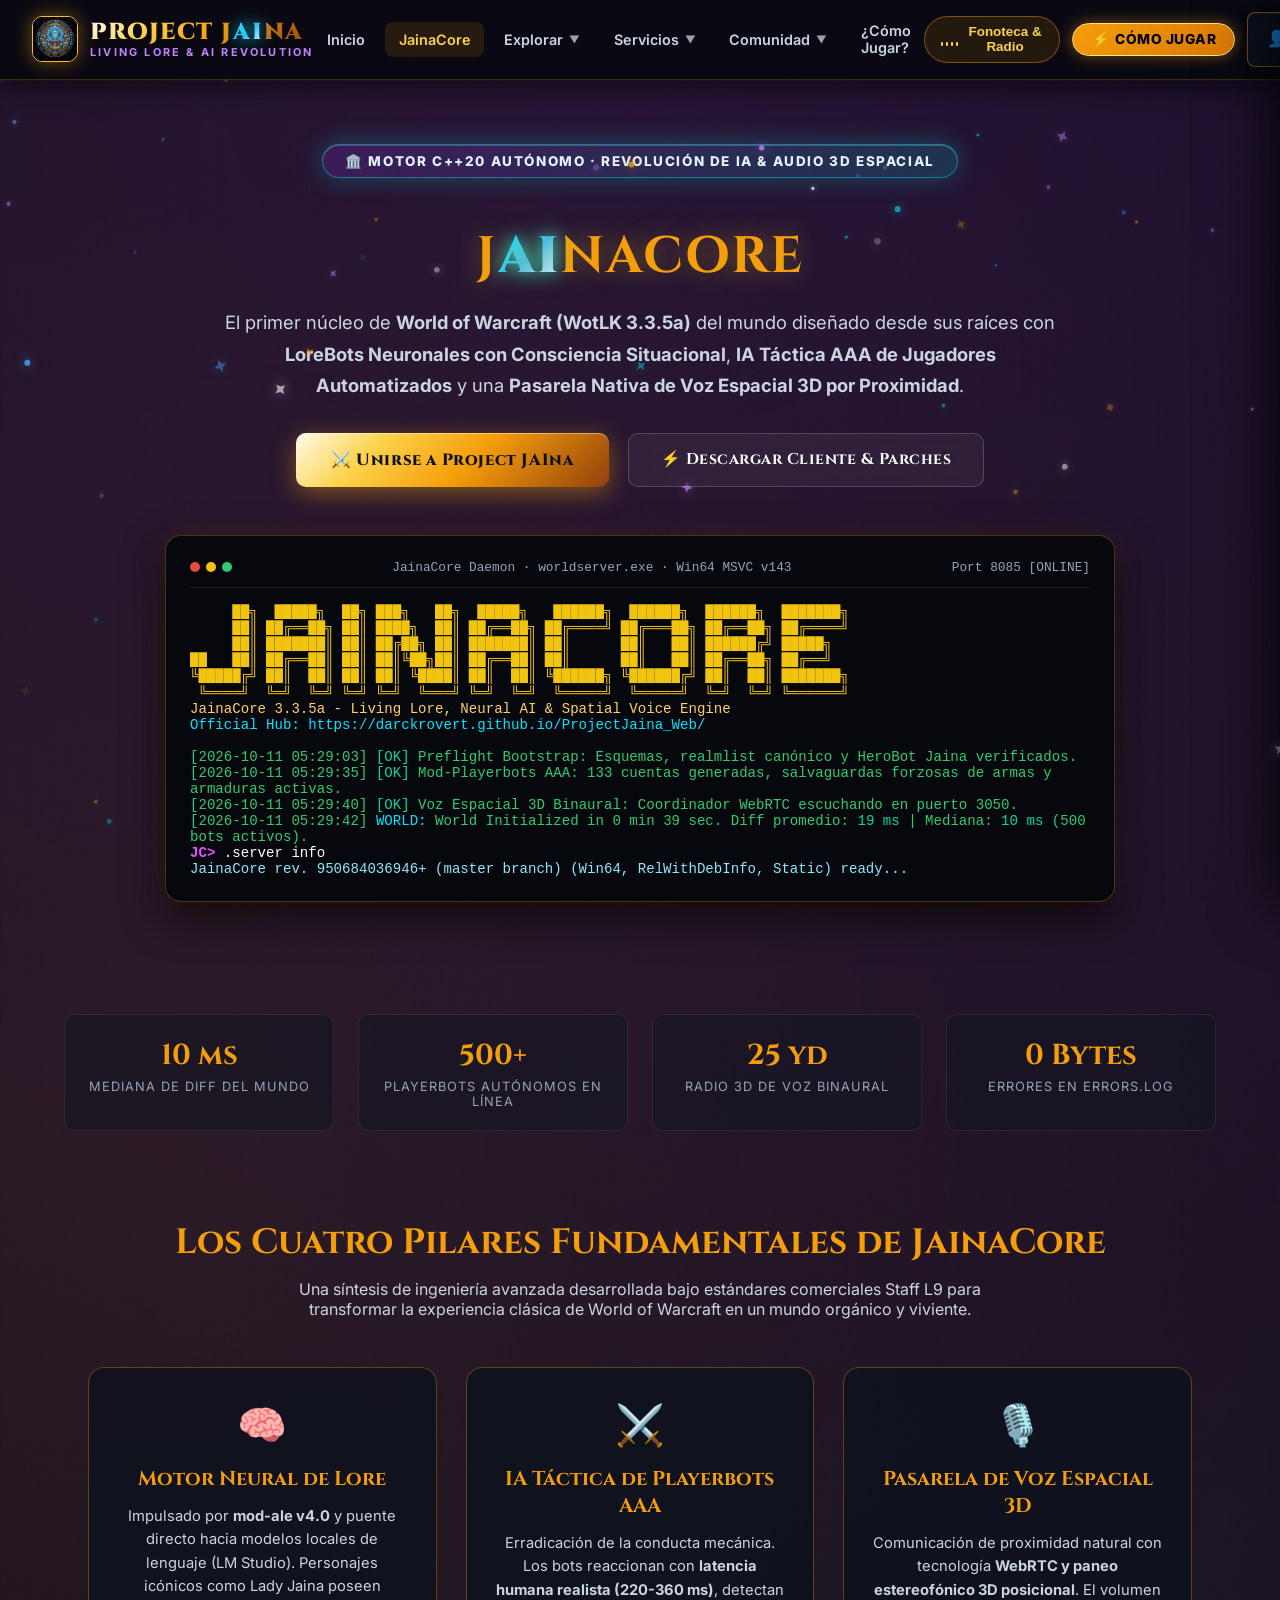
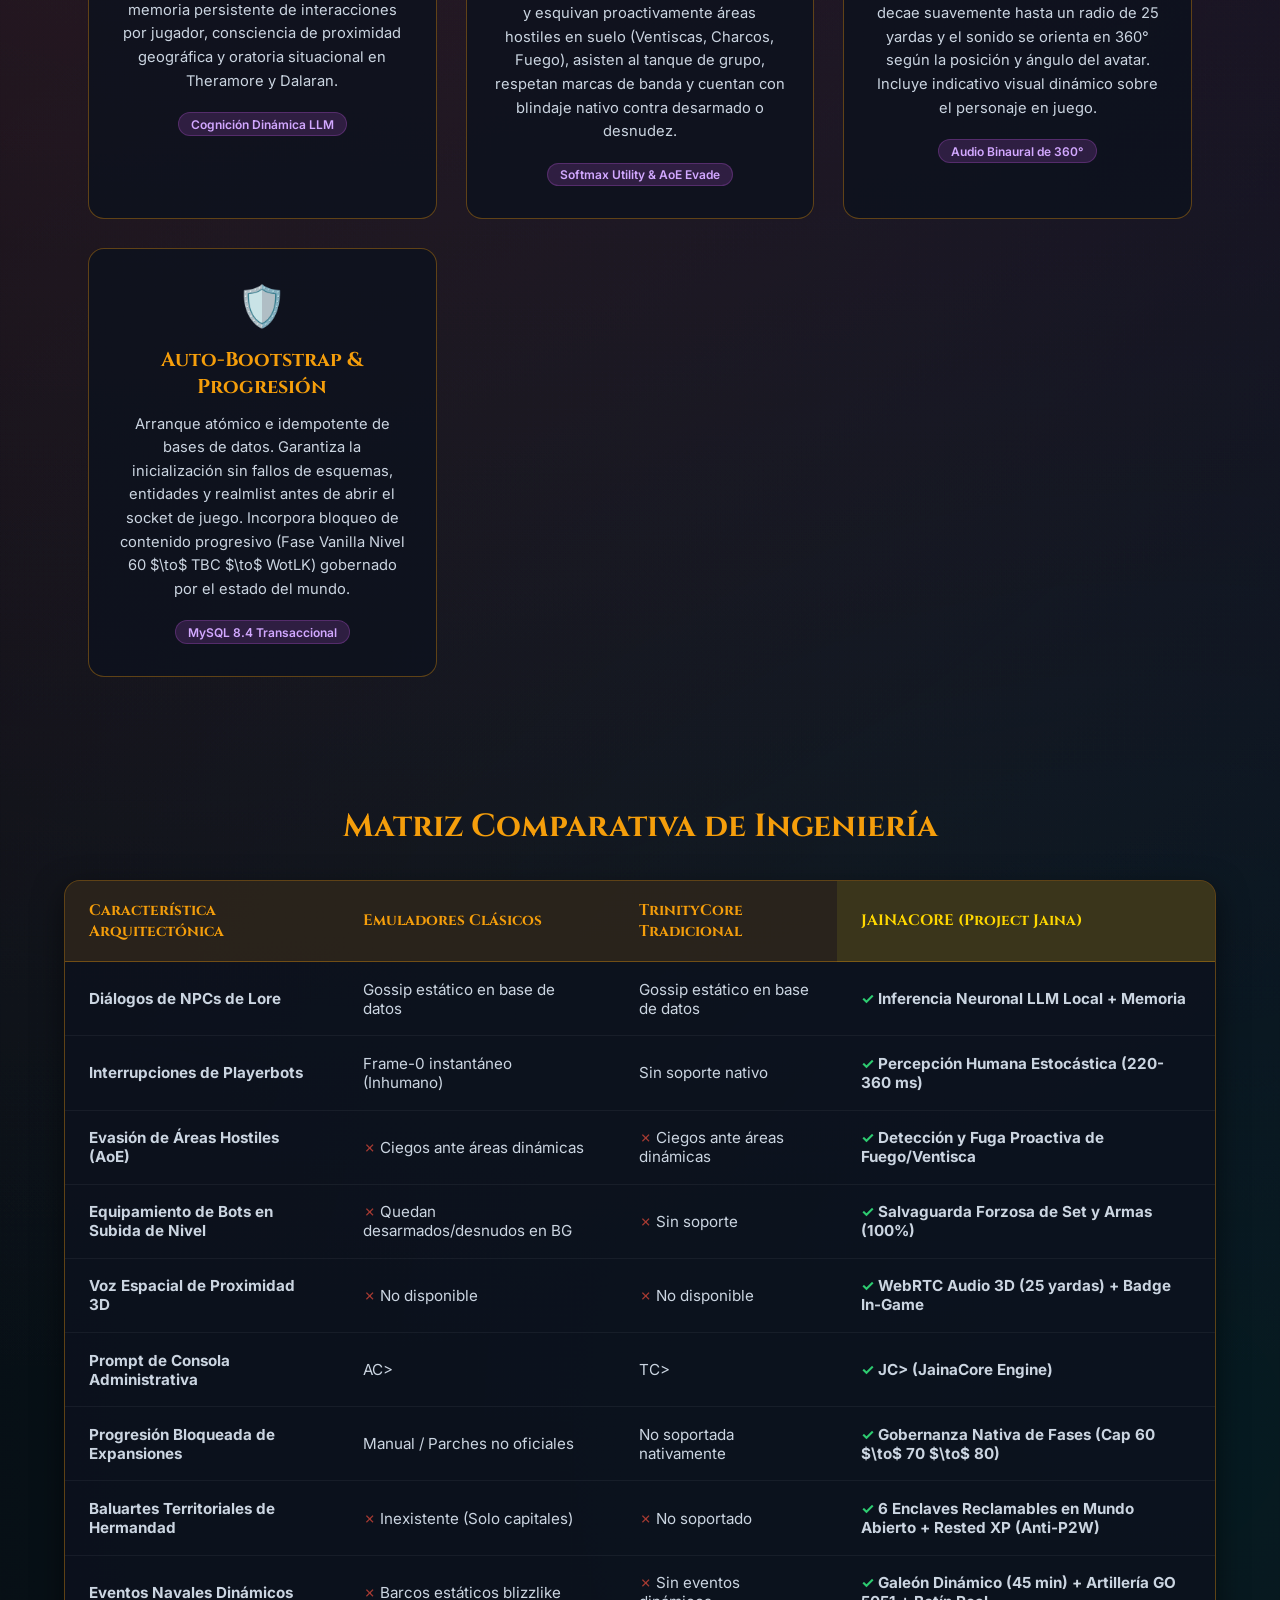
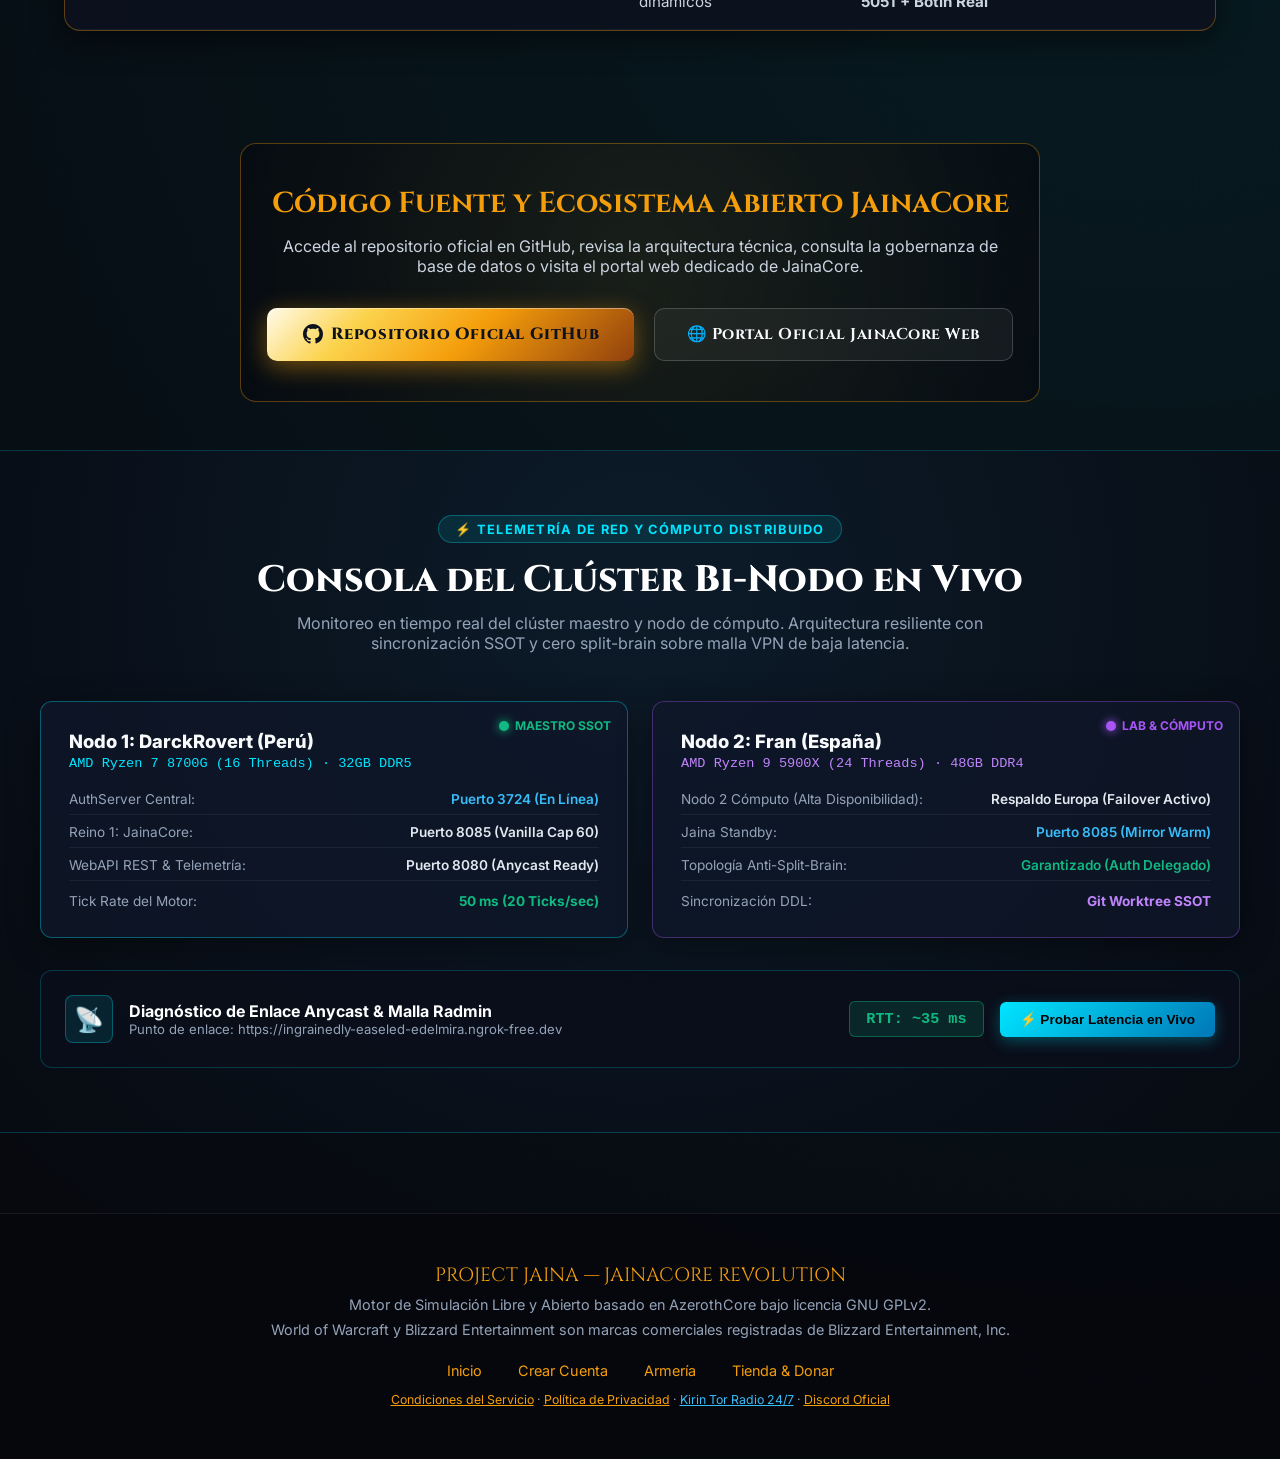
<file: jainacore.html>
<!DOCTYPE html>
<html lang="es">
<head>
<meta name="color-scheme" content="dark only"/>
<meta name="darkreader-lock"/>
    <meta charset="UTF-8">
    <meta name="viewport" content="width=device-width, initial-scale=1.0">
    <title>JAINACORE — El Motor de WoW 3.3.5a de Próxima Generación | Project JAIna</title>
        <!-- GOOGLE FONTS PRECONNECT & OPTIMIZACIÓN DE RENDERIZADO AAA -->
    <link rel="preconnect" href="https://fonts.googleapis.com">
    <link rel="preconnect" href="https://fonts.gstatic.com" crossorigin>
    <link href="https://fonts.googleapis.com/css2?family=Cinzel+Decorative:wght@700;900&family=Cinzel:wght@500;700;900&family=Inter:wght@300;400;500;600;700&family=JetBrains+Mono:wght@500;700&family=Outfit:wght@400;500;600;700;800&display=swap" rel="stylesheet">
    <link rel="stylesheet" href="css/style.css?v=20261030_v710">
    <link rel="stylesheet" href="css/jaina_jukebox.css?v=20261030_v710">
    <link rel="icon" href="images/jaina_crest_logo.jpg">
    <style>
        .core-hero {
            padding: 4rem 2rem 2rem;
            text-align: center;
            max-width: 1200px;
            margin: 0 auto;
        }
        .core-terminal-box {
            background: #06080e;
            border: 1px solid rgba(243, 156, 18, 0.3);
            border-radius: var(--radius-lg);
            box-shadow: 0 15px 40px rgba(0, 0, 0, 0.7), 0 0 30px rgba(243, 156, 18, 0.1);
            padding: 1.5rem;
            margin: 2.5rem auto;
            max-width: 950px;
            text-align: left;
            font-family: 'Consolas', 'Courier New', monospace;
            font-size: 0.88rem;
            color: #2ecc71;
            overflow-x: auto;
            position: relative;
        }
        .core-terminal-header {
            display: flex;
            align-items: center;
            justify-content: space-between;
            padding-bottom: 0.75rem;
            margin-bottom: 1rem;
            border-bottom: 1px solid rgba(255, 255, 255, 0.1);
            color: var(--text-muted);
            font-size: 0.8rem;
        }
        .terminal-dots {
            display: flex;
            gap: 6px;
        }
        .terminal-dot {
            width: 10px;
            height: 10px;
            border-radius: 50%;
        }
        .dot-red { background: #e74c3c; }
        .dot-yellow { background: #f1c40f; }
        .dot-green { background: #2ecc71; }

        .terminal-banner-art {
            color: #f1c40f;
            white-space: pre;
            line-height: 1.15;
            font-weight: bold;
        }
        .terminal-log-cyan { color: #00e5ff; }
        .terminal-log-yellow { color: #ffd166; }
        .terminal-log-green { color: #06d6a0; }
        .terminal-prompt { color: #e056fd; font-weight: bold; }

        .pillars-grid {
            display: grid;
            grid-template-columns: repeat(auto-fit, minmax(280px, 1fr));
            gap: 1.8rem;
            max-width: 1200px;
            margin: 3rem auto;
            padding: 0 1.5rem;
        }
        .pillar-card {
            background: var(--bg-card);
            border: 1px solid var(--border-gold);
            border-radius: var(--radius-lg);
            padding: 2rem 1.7rem;
            transition: all 0.3s ease;
            position: relative;
            overflow: hidden;
        }
        .pillar-card:hover {
            transform: translateY(-6px);
            border-color: var(--gold-primary);
            box-shadow: var(--shadow-gold);
            background: var(--bg-card-hover);
        }
        .pillar-icon {
            font-size: 2.5rem;
            margin-bottom: 1rem;
            display: inline-block;
        }
        .pillar-title {
            font-family: 'Cinzel', serif;
            font-size: 1.25rem;
            color: var(--gold-primary);
            margin-bottom: 0.8rem;
        }
        .pillar-desc {
            color: var(--text-secondary);
            font-size: 0.92rem;
            line-height: 1.6;
        }
        .pillar-tag {
            display: inline-block;
            background: rgba(142, 68, 173, 0.25);
            color: #d2a8ff;
            border: 1px solid rgba(142, 68, 173, 0.4);
            border-radius: 20px;
            padding: 0.2rem 0.75rem;
            font-size: 0.75rem;
            font-weight: 600;
            margin-top: 1.2rem;
        }

        .comparison-section {
            max-width: 1200px;
            margin: 4rem auto;
            padding: 0 1.5rem;
        }
        .comparison-table-wrapper {
            background: var(--bg-card);
            border: 1px solid var(--border-gold);
            border-radius: var(--radius-lg);
            overflow-x: auto;
            box-shadow: 0 10px 30px rgba(0, 0, 0, 0.5);
        }
        .comparison-table {
            width: 100%;
            border-collapse: collapse;
            text-align: left;
            font-size: 0.95rem;
        }
        .comparison-table th {
            background: rgba(243, 156, 18, 0.12);
            color: var(--gold-primary);
            font-family: 'Cinzel', serif;
            padding: 1.2rem 1.5rem;
            border-bottom: 1px solid var(--border-gold);
        }
        .comparison-table td {
            padding: 1.1rem 1.5rem;
            border-bottom: 1px solid rgba(255, 255, 255, 0.05);
            color: var(--text-secondary);
        }
        .comparison-table tr:hover td {
            background: rgba(255, 255, 255, 0.02);
        }
        .badge-check {
            color: #2ecc71;
            font-weight: bold;
        }
        .badge-cross {
            color: #e74c3c;
            opacity: 0.7;
        }

        .specs-grid {
            display: grid;
            grid-template-columns: repeat(auto-fit, minmax(220px, 1fr));
            gap: 1.5rem;
            max-width: 1200px;
            margin: 2.5rem auto;
            padding: 0 1.5rem;
        }
        .spec-box {
            background: rgba(16, 20, 32, 0.5);
            border: 1px solid rgba(255, 255, 255, 0.08);
            border-radius: var(--radius-md);
            padding: 1.3rem;
            text-align: center;
        }
        .spec-value {
            font-family: 'Cinzel', serif;
            font-size: 1.8rem;
            color: var(--gold-primary);
            font-weight: 700;
            margin-bottom: 0.3rem;
        }
        .spec-label {
            font-size: 0.8rem;
            color: var(--text-muted);
            text-transform: uppercase;
            letter-spacing: 1px;
        }
    </style>
</head>
<body>

    <!-- NAVBAR AAA DE ALTA FIDELIDAD -->
    <nav class="navbar" id="mainNavbar">
        <a href="index.html" class="brand-container">
            <img src="images/jaina_crest_logo.jpg" alt="Project JAIna Crest" class="brand-logo-img" width="46" height="46" fetchpriority="high" decoding="async">
            <div>
                <div class="brand-title">PROJECT J<span class="brand-ai-spark">AI</span>NA</div>
                <div class="brand-subtitle">LIVING LORE & AI REVOLUTION</div>
            </div>
        </a>

        <ul class="nav-links" id="navbarLinks">
            <li><a href="index.html">Inicio</a></li>
            <li><a href="jainacore.html" class="active">JainaCore</a></li>
            
            <!-- DROPDOWN: EXPLORAR -->
            <li class="nav-item-dropdown">
                <button class="dropdown-trigger" type="button" aria-expanded="false">
                    <span>Explorar</span>
                    <span class="dropdown-chevron">▼</span>
                </button>
                <div class="nav-dropdown-menu">
                    <a href="index.html#linea-de-fases" class="dropdown-item-link">
                        <span class="dropdown-item-icon">⏳</span>
                        <div class="dropdown-item-text">
                            <span class="dropdown-item-title">Línea de Fases & Eras</span>
                            <span class="dropdown-item-desc">Vanilla 60 a WotLK 80 Progresivo</span>
                        </div>
                    </a>
                    <a href="index.html#living-lore" class="dropdown-item-link">
                        <span class="dropdown-item-icon">🧠</span>
                        <div class="dropdown-item-text">
                            <span class="dropdown-item-title">Lore Viviente & Simulador IA</span>
                            <span class="dropdown-item-desc">HeroBots y LLM neuronal local</span>
                        </div>
                    </a>
                    <a href="index.html#mundo-viviente" class="dropdown-item-link">
                        <span class="dropdown-item-icon">🏰</span>
                        <div class="dropdown-item-text">
                            <span class="dropdown-item-title">Baluartes & Galeón Naval</span>
                            <span class="dropdown-item-desc">Enclaves de hermandad y eventos vivos</span>
                        </div>
                    </a>
                    <a href="index.html#addons-showcase" class="dropdown-item-link">
                        <span class="dropdown-item-icon">🧩</span>
                        <div class="dropdown-item-text">
                            <span class="dropdown-item-title">Suite de 21 AddOns Oficiales</span>
                            <span class="dropdown-item-desc">MultiBot, Radio 24/7, Audio 3D y más</span>
                        </div>
                    </a>
                </div>
            </li>

            <!-- DROPDOWN: SERVICIOS -->
            <li class="nav-item-dropdown">
                <button class="dropdown-trigger" type="button" aria-expanded="false">
                    <span>Servicios</span>
                    <span class="dropdown-chevron">▼</span>
                </button>
                <div class="nav-dropdown-menu">
                    <a href="cuenta.html" class="dropdown-item-link">
                        <span class="dropdown-item-icon">👑</span>
                        <div class="dropdown-item-text">
                            <span class="dropdown-item-title">Panel de Mi Cuenta</span>
                            <span class="dropdown-item-desc">Gestión integral, personajes y unstuck</span>
                        </div>
                    </a>
                    <a href="database.html" class="dropdown-item-link">
                        <span class="dropdown-item-icon">📚</span>
                        <div class="dropdown-item-text">
                            <span class="dropdown-item-title">Base de Datos del Reino</span>
                            <span class="dropdown-item-desc">Items, hechizos y tablas de botín</span>
                        </div>
                    </a>
                    <a href="armeria.html" class="dropdown-item-link">
                        <span class="dropdown-item-icon">⚔️</span>
                        <div class="dropdown-item-text">
                            <span class="dropdown-item-title">Armería de Campeones</span>
                            <span class="dropdown-item-desc">Inspección de personajes y talentos</span>
                        </div>
                    </a>
                    <a href="tienda.html" class="dropdown-item-link">
                        <span class="dropdown-item-icon">💎</span>
                        <div class="dropdown-item-text">
                            <span class="dropdown-item-title">Tienda & Donaciones</span>
                            <span class="dropdown-item-desc">Cosméticos exclusivos y apoyo</span>
                        </div>
                    </a>
                    <a href="registro.html" class="dropdown-item-link">
                        <span class="dropdown-item-icon">🛡️</span>
                        <div class="dropdown-item-text">
                            <span class="dropdown-item-title">Crear Cuenta SRP6</span>
                            <span class="dropdown-item-desc">Registro criptográfico instantáneo</span>
                        </div>
                    </a>
                </div>
            </li>

            <!-- DROPDOWN: COMUNIDAD -->
            <li class="nav-item-dropdown">
                <button class="dropdown-trigger" type="button" aria-expanded="false">
                    <span>Comunidad</span>
                    <span class="dropdown-chevron">▼</span>
                </button>
                <div class="nav-dropdown-menu">
                    <a href="wiki/index.html" class="dropdown-item-link">
                        <span class="dropdown-item-icon">📖</span>
                        <div class="dropdown-item-text">
                            <span class="dropdown-item-title">Wiki Oficial de Project JAIna</span>
                            <span class="dropdown-item-desc">Guías completas, comandos y mecánicas</span>
                        </div>
                    </a>
                    <a href="voz/index.html" class="dropdown-item-link">
                        <span class="dropdown-item-icon">🎙️</span>
                        <div class="dropdown-item-text">
                            <span class="dropdown-item-title">Voz Espacial 3D (WebRTC)</span>
                            <span class="dropdown-item-desc">Audio posicional por proximidad</span>
                        </div>
                    </a>
                    <a href="radio/index.html" class="dropdown-item-link">
                        <span class="dropdown-item-icon">📻</span>
                        <div class="dropdown-item-text">
                            <span class="dropdown-item-title">Kirin Tor Radio 24/7</span>
                            <span class="dropdown-item-desc">Streaming en vivo: Folk, Lofi, Épico y Metal</span>
                        </div>
                    </a>
                    <a href="bugs.html" class="dropdown-item-link">
                        <span class="dropdown-item-icon">🐛</span>
                        <div class="dropdown-item-text">
                            <span class="dropdown-item-title">BugTracker Oficial</span>
                            <span class="dropdown-item-desc">Reportes de incidencias y parches</span>
                        </div>
                    </a>
                    <a href="index.html#comunidad-creadores" class="dropdown-item-link">
                        <span class="dropdown-item-icon">🔥</span>
                        <div class="dropdown-item-text">
                            <span class="dropdown-item-title">Refugio de Creadores</span>
                            <span class="dropdown-item-desc">Esta es tu casa · Apoyo a streamers, músicos y artistas</span>
                        </div>
                    </a>
                    <a href="index.html#fonoteca-taberna" class="dropdown-item-link">
                        <span class="dropdown-item-icon">🎶</span>
                        <div class="dropdown-item-text">
                            <span class="dropdown-item-title">Fonoteca & Jukebox Lo-Fi</span>
                            <span class="dropdown-item-desc">Peacebloom Burn Slow & Beats de Azeroth</span>
                        </div>
                    </a>
                    <a href="https://discord.gg/cXxMuRJrfy" target="_blank" rel="noopener noreferrer" class="dropdown-item-link">
                        <span class="dropdown-item-icon">💬</span>
                        <div class="dropdown-item-text">
                            <span class="dropdown-item-title">Discord Oficial</span>
                            <span class="dropdown-item-desc">Comunidad activa y soporte directo</span>
                        </div>
                    </a>
                </div>
            </li>

            <li><a href="index.html#como-jugar">¿Cómo Jugar?</a></li>
        </ul>

        <div class="nav-actions-tray">
            <button id="ambientAudioBtn" class="ambient-audio-btn" title="Fonoteca de la Taberna: Peacebloom Lo-Fi & Ecos de Azeroth">
                <div class="equalizer-wave">
                    <span class="eq-bar"></span>
                    <span class="eq-bar"></span>
                    <span class="eq-bar"></span>
                    <span class="eq-bar"></span>
                </div>
                <span class="audio-label">Fonoteca & Radio</span>
            </button>
            <a href="index.html#como-jugar" class="btn-play-web-nav"><span>⚡</span> CÓMO JUGAR</a>
            <a href="registro.html" class="btn-cta-nav">Jugar Gratis</a>
            <button class="mobile-nav-toggle" id="mobileNavToggle" aria-label="Abrir Menú de Navegación">☰</button>
        </div>
    </nav>

    <!-- HERO SECTION -->
    <header class="core-hero">
        <div class="hero-badge">🏛️ MOTOR C++20 AUTÓNOMO · REVOLUCIÓN DE IA & AUDIO 3D ESPACIAL</div>
        <h1 style="font-family: 'Cinzel', serif; font-size: 3.2rem; margin: 1rem 0; color: var(--gold-primary); text-shadow: 0 0 25px rgba(241, 196, 15, 0.4); letter-spacing: 2px;">
            J<span class="brand-ai-spark">AI</span>NACORE
        </h1>
        <p style="max-width: 850px; margin: 0 auto; font-size: 1.15rem; color: var(--text-secondary); line-height: 1.7;">
            El primer núcleo de <strong>World of Warcraft (WotLK 3.3.5a)</strong> del mundo diseñado desde sus raíces con <strong>LoreBots Neuronales con Consciencia Situacional</strong>, <strong>IA Táctica AAA de Jugadores Automatizados</strong> y una <strong>Pasarela Nativa de Voz Espacial 3D por Proximidad</strong>.
        </p>

        <div class="hero-actions" style="margin-top: 2rem;">
            <a href="registro.html" class="btn-primary">⚔️ Unirse a Project JAIna</a>
            <a href="downloads/ProjectJaina_Launcher_Oficial.zip" class="btn-secondary">⚡ Descargar Cliente & Parches</a>
        </div>

        <!-- TERMINAL PREVIEW -->
        <div class="core-terminal-box">
            <div class="core-terminal-header">
                <div class="terminal-dots">
                    <span class="terminal-dot dot-red"></span>
                    <span class="terminal-dot dot-yellow"></span>
                    <span class="terminal-dot dot-green"></span>
                </div>
                <span>JainaCore Daemon · worldserver.exe · Win64 MSVC v143</span>
                <span>Port 8085 [ONLINE]</span>
            </div>
            <pre class="terminal-banner-art">
     ██╗  █████╗  ██╗ ███╗   ██╗  █████╗   ██████╗  ██████╗  ██████╗  ███████╗
     ██║ ██╔══██╗ ██║ ████╗  ██║ ██╔══██╗ ██╔════╝ ██╔═══██╗ ██╔══██╗ ██╔════╝
     ██║ ███████║ ██║ ██╔██╗ ██║ ███████║ ██║      ██║   ██║ ██████╔╝ █████╗  
██   ██║ ██╔══██║ ██║ ██║╚██╗██║ ██╔══██║ ██║      ██║   ██║ ██╔══██╗ ██╔══╝  
╚█████╔╝ ██║  ██║ ██║ ██║ ╚████║ ██║  ██║ ╚██████╗ ╚██████╔╝ ██║  ██║ ███████╗
 ╚════╝  ╚═╝  ╚═╝ ╚═╝ ╚═╝  ╚═══╝ ╚═╝  ╚═╝  ╚═════╝  ╚═════╝  ╚═╝  ╚═╝ ╚══════╝</pre>
            <div class="terminal-log-yellow">     JainaCore 3.3.5a  -  Living Lore, Neural AI & Spatial Voice Engine</div>
            <div class="terminal-log-cyan">     Official Hub: https://darckrovert.github.io/ProjectJaina_Web/</div>
            <br>
            <div>[2026-10-11 05:29:03] <span class="terminal-log-green">[OK]</span> Preflight Bootstrap: Esquemas, realmlist canónico y HeroBot Jaina verificados.</div>
            <div>[2026-10-11 05:29:35] <span class="terminal-log-green">[OK]</span> Mod-Playerbots AAA: 133 cuentas generadas, salvaguardas forzosas de armas y armaduras activas.</div>
            <div>[2026-10-11 05:29:40] <span class="terminal-log-green">[OK]</span> Voz Espacial 3D Binaural: Coordinador WebRTC escuchando en puerto 3050.</div>
            <div>[2026-10-11 05:29:42] <span class="terminal-log-cyan">WORLD:</span> World Initialized in 0 min 39 sec. Diff promedio: <span class="terminal-log-green">19 ms</span> | Mediana: <span class="terminal-log-green">10 ms</span> (500 bots activos).</div>
            <div><span class="terminal-prompt">JC></span> <span style="color: #fff;">.server info</span></div>
            <div style="color: #8be9fd;">JainaCore rev. 950684036946+ (master branch) (Win64, RelWithDebInfo, Static) ready...</div>
        </div>
    </header>

    <!-- METRICS STRIP -->
    <section class="specs-grid">
        <div class="spec-box">
            <div class="spec-value">10 ms</div>
            <div class="spec-label">Mediana de Diff del Mundo</div>
        </div>
        <div class="spec-box">
            <div class="spec-value">500+</div>
            <div class="spec-label">Playerbots Autónomos en Línea</div>
        </div>
        <div class="spec-box">
            <div class="spec-value">25 yd</div>
            <div class="spec-label">Radio 3D de Voz Binaural</div>
        </div>
        <div class="spec-box">
            <div class="spec-value">0 Bytes</div>
            <div class="spec-label">Errores en Errors.log</div>
        </div>
    </section>

    <!-- 4 PILLARS -->
    <section style="max-width: 1200px; margin: 3rem auto 1rem; text-align: center; padding: 0 1.5rem;">
        <h2 style="font-family: 'Cinzel', serif; font-size: 2.2rem; color: var(--gold-primary);">
            Los Cuatro Pilares Fundamentales de JainaCore
        </h2>
        <p style="color: var(--text-secondary); max-width: 750px; margin: 0.8rem auto 2rem;">
            Una síntesis de ingeniería avanzada desarrollada bajo estándares comerciales Staff L9 para transformar la experiencia clásica de World of Warcraft en un mundo orgánico y viviente.
        </p>

        <div class="pillars-grid">
            <!-- PILAR 1 -->
            <div class="pillar-card">
                <span class="pillar-icon">🧠</span>
                <h3 class="pillar-title">Motor Neural de Lore</h3>
                <p class="pillar-desc">
                    Impulsado por <strong>mod-ale v4.0</strong> y puente directo hacia modelos locales de lenguaje (LM Studio). Personajes icónicos como Lady Jaina poseen memoria persistente de interacciones por jugador, consciencia de proximidad geográfica y oratoria situacional en Theramore y Dalaran.
                </p>
                <span class="pillar-tag">Cognición Dinámica LLM</span>
            </div>

            <!-- PILAR 2 -->
            <div class="pillar-card">
                <span class="pillar-icon">⚔️</span>
                <h3 class="pillar-title">IA Táctica de Playerbots AAA</h3>
                <p class="pillar-desc">
                    Erradicación de la conducta mecánica. Los bots reaccionan con <strong>latencia humana realista (220-360 ms)</strong>, detectan y esquivan proactivamente áreas hostiles en suelo (Ventiscas, Charcos, Fuego), asisten al tanque de grupo, respetan marcas de banda y cuentan con blindaje nativo contra desarmado o desnudez.
                </p>
                <span class="pillar-tag">Softmax Utility & AoE Evade</span>
            </div>

            <!-- PILAR 3 -->
            <div class="pillar-card">
                <span class="pillar-icon">🎙️</span>
                <h3 class="pillar-title">Pasarela de Voz Espacial 3D</h3>
                <p class="pillar-desc">
                    Comunicación de proximidad natural con tecnología <strong>WebRTC y paneo estereofónico 3D posicional</strong>. El volumen decae suavemente hasta un radio de 25 yardas y el sonido se orienta en 360° según la posición y ángulo del avatar. Incluye indicativo visual dinámico sobre el personaje en juego.
                </p>
                <span class="pillar-tag">Audio Binaural de 360°</span>
            </div>

            <!-- PILAR 4 -->
            <div class="pillar-card">
                <span class="pillar-icon">🛡️</span>
                <h3 class="pillar-title">Auto-Bootstrap & Progresión</h3>
                <p class="pillar-desc">
                    Arranque atómico e idempotente de bases de datos. Garantiza la inicialización sin fallos de esquemas, entidades y realmlist antes de abrir el socket de juego. Incorpora bloqueo de contenido progresivo (Fase Vanilla Nivel 60 $\to$ TBC $\to$ WotLK) gobernado por el estado del mundo.
                </p>
                <span class="pillar-tag">MySQL 8.4 Transaccional</span>
            </div>
        </div>
    </section>

    <!-- COMPARISON TABLE -->
    <section class="comparison-section">
        <h2 style="font-family: 'Cinzel', serif; font-size: 2rem; color: var(--gold-primary); text-align: center; margin-bottom: 2rem;">
            Matriz Comparativa de Ingeniería
        </h2>
        <div class="comparison-table-wrapper">
            <table class="comparison-table">
                <thead>
                    <tr>
                        <th>Característica Arquitectónica</th>
                        <th>Emuladores Clásicos</th>
                        <th>TrinityCore Tradicional</th>
                        <th style="color: #ffd700; background: rgba(241, 196, 15, 0.2);">JAINACORE (Project Jaina)</th>
                    </tr>
                </thead>
                <tbody>
                    <tr>
                        <td><strong>Diálogos de NPCs de Lore</strong></td>
                        <td>Gossip estático en base de datos</td>
                        <td>Gossip estático en base de datos</td>
                        <td><span class="badge-check">✓</span> <strong>Inferencia Neuronal LLM Local + Memoria</strong></td>
                    </tr>
                    <tr>
                        <td><strong>Interrupciones de Playerbots</strong></td>
                        <td>Frame-0 instantáneo (Inhumano)</td>
                        <td>Sin soporte nativo</td>
                        <td><span class="badge-check">✓</span> <strong>Percepción Humana Estocástica (220-360 ms)</strong></td>
                    </tr>
                    <tr>
                        <td><strong>Evasión de Áreas Hostiles (AoE)</strong></td>
                        <td><span class="badge-cross">✗</span> Ciegos ante áreas dinámicas</td>
                        <td><span class="badge-cross">✗</span> Ciegos ante áreas dinámicas</td>
                        <td><span class="badge-check">✓</span> <strong>Detección y Fuga Proactiva de Fuego/Ventisca</strong></td>
                    </tr>
                    <tr>
                        <td><strong>Equipamiento de Bots en Subida de Nivel</strong></td>
                        <td><span class="badge-cross">✗</span> Quedan desarmados/desnudos en BG</td>
                        <td><span class="badge-cross">✗</span> Sin soporte</td>
                        <td><span class="badge-check">✓</span> <strong>Salvaguarda Forzosa de Set y Armas (100%)</strong></td>
                    </tr>
                    <tr>
                        <td><strong>Voz Espacial de Proximidad 3D</strong></td>
                        <td><span class="badge-cross">✗</span> No disponible</td>
                        <td><span class="badge-cross">✗</span> No disponible</td>
                        <td><span class="badge-check">✓</span> <strong>WebRTC Audio 3D (25 yardas) + Badge In-Game</strong></td>
                    </tr>
                    <tr>
                        <td><strong>Prompt de Consola Administrativa</strong></td>
                        <td>AC></td>
                        <td>TC></td>
                        <td><span class="badge-check">✓</span> <strong>JC> (JainaCore Engine)</strong></td>
                    </tr>
                    <tr>
                        <td><strong>Progresión Bloqueada de Expansiones</strong></td>
                        <td>Manual / Parches no oficiales</td>
                        <td>No soportada nativamente</td>
                        <td><span class="badge-check">✓</span> <strong>Gobernanza Nativa de Fases (Cap 60 $\to$ 70 $\to$ 80)</strong></td>
                    </tr>
                    <tr>
                        <td><strong>Baluartes Territoriales de Hermandad</strong></td>
                        <td><span class="badge-cross">✗</span> Inexistente (Solo capitales)</td>
                        <td><span class="badge-cross">✗</span> No soportado</td>
                        <td><span class="badge-check">✓</span> <strong>6 Enclaves Reclamables en Mundo Abierto + Rested XP (Anti-P2W)</strong></td>
                    </tr>
                    <tr>
                        <td><strong>Eventos Navales Dinámicos</strong></td>
                        <td><span class="badge-cross">✗</span> Barcos estáticos blizzlike</td>
                        <td><span class="badge-cross">✗</span> Sin eventos dinámicos</td>
                        <td><span class="badge-check">✓</span> <strong>Galeón Dinámico (45 min) + Artillería GO 5051 + Botín Real</strong></td>
                    </tr>
                </tbody>
            </table>
        </div>
    </section>

    <!-- REPOSITORY & PORTAL CTA SECTION -->
    <section style="max-width: 1200px; margin: 3rem auto; padding: 2.5rem 1.5rem; text-align: center; background: radial-gradient(circle at center, rgba(243, 156, 18, 0.08) 0%, rgba(6, 8, 14, 0.6) 100%); border: 1px solid var(--border-gold); border-radius: var(--radius-lg);">
        <h2 style="font-family: 'Cinzel', serif; color: var(--gold-primary); font-size: 1.8rem; margin-bottom: 0.8rem;">Código Fuente y Ecosistema Abierto JainaCore</h2>
        <p style="color: var(--text-secondary); max-width: 750px; margin: 0 auto 2rem; font-size: 1rem;">Accede al repositorio oficial en GitHub, revisa la arquitectura técnica, consulta la gobernanza de base de datos o visita el portal web dedicado de JainaCore.</p>
        <div style="display: flex; justify-content: center; gap: 1.2rem; flex-wrap: wrap;">
            <a href="https://github.com/DarckRovert/Gravity_AI_bridge" target="_blank" rel="noopener noreferrer" class="btn-primary" style="display: inline-flex; align-items: center; gap: 0.5rem; text-decoration: none;">
                <svg width="20" height="20" fill="currentColor" viewBox="0 0 24 24"><path d="M12 0C5.37 0 0 5.37 0 12c0 5.31 3.435 9.795 8.205 11.385.6.105.825-.255.825-.57 0-.285-.015-1.23-.015-2.235-3.015.555-3.795-.735-4.035-1.41-.135-.345-.72-1.41-1.23-1.695-.42-.225-1.02-.78-.015-.795.945-.015 1.62.87 1.845 1.23 1.08 1.815 2.805 1.305 3.495.99.105-.78.42-1.305.765-1.605-2.67-.3-5.46-1.335-5.46-5.925 0-1.305.465-2.385 1.23-3.225-.12-.3-.54-1.53.12-3.18 0 0 1.005-.315 3.3 1.23.96-.27 1.98-.405 3-.405s2.04.135 3 .405c2.295-1.56 3.3-1.23 3.3-1.23.66 1.65.24 2.88.12 3.18.765.84 1.23 1.905 1.23 3.225 0 4.605-2.805 5.625-5.475 5.925.435.375.81 1.095.81 2.22 0 1.605-.015 2.895-.015 3.3 0 .315.225.69.825.57A12.02 12.02 0 0024 12c0-6.63-5.37-12-12-12z"/></svg>
                Repositorio Oficial GitHub
            </a>
            <a href="wiki/index.html" class="btn-secondary" style="display: inline-flex; align-items: center; gap: 0.5rem; text-decoration: none;">
                🌐 Portal Oficial JainaCore Web
            </a>
        </div>
    </section>

    <!-- FOOTER -->
    
    <!-- ============================================================== -->
    <!-- CONSOLA DE TELEMETRÍA DEL CLÚSTER BI-NODO EN TIEMPO REAL (L9)  -->
    <!-- ============================================================== -->
    <section class="section" id="cluster-telemetry" style="padding: 4rem 1.5rem; background: radial-gradient(circle at 50% 20%, rgba(13, 27, 42, 0.95), rgba(7, 11, 18, 0.98)); border-top: 1px solid rgba(0, 229, 255, 0.2); border-bottom: 1px solid rgba(0, 229, 255, 0.2);">
        <div style="max-width: 1200px; margin: 0 auto;">
            <div style="text-align: center; margin-bottom: 3rem;">
                <div style="display: inline-block; padding: 0.35rem 1rem; border-radius: 9999px; background: rgba(0, 229, 255, 0.1); border: 1px solid rgba(0, 229, 255, 0.3); color: #00e5ff; font-size: 0.8rem; font-weight: 700; letter-spacing: 0.1em; text-transform: uppercase; margin-bottom: 0.75rem;">
                    ⚡ Telemetría de Red y Cómputo Distribuido
                </div>
                <h2 style="font-size: 2.3rem; font-weight: 800; color: #ffffff; margin-bottom: 0.5rem; font-family: 'Cinzel', serif;">
                    Consola del Clúster Bi-Nodo en Vivo
                </h2>
                <p style="color: #94a3b8; max-width: 750px; margin: 0 auto; font-size: 1rem;">
                    Monitoreo en tiempo real del clúster maestro y nodo de cómputo. Arquitectura resiliente con sincronización SSOT y cero split-brain sobre malla VPN de baja latencia.
                </p>
            </div>

            <div style="display: grid; grid-template-columns: repeat(auto-fit, minmax(320px, 1fr)); gap: 1.5rem; margin-bottom: 2rem;">
                <!-- Nodo 1 Maestro -->
                <div style="background: rgba(15, 23, 42, 0.75); border: 1px solid rgba(0, 229, 255, 0.35); border-radius: 12px; padding: 1.75rem; box-shadow: 0 8px 32px rgba(0,0,0,0.4); position: relative; overflow: hidden;">
                    <div style="position: absolute; top: 1rem; right: 1rem; display: flex; align-items: center; gap: 0.4rem;">
                        <span style="display: inline-block; width: 10px; height: 10px; border-radius: 50%; background: #10b981; box-shadow: 0 0 10px #10b981; animation: pulse 2s infinite;"></span>
                        <span style="font-size: 0.75rem; font-weight: 700; color: #10b981;">MAESTRO SSOT</span>
                    </div>
                    <div style="font-size: 1.15rem; font-weight: 800; color: #f8fafc; margin-bottom: 0.25rem;">Nodo 1: DarckRovert (Perú)</div>
                    <div style="font-size: 0.85rem; color: #00e5ff; font-family: monospace; margin-bottom: 1.25rem;">AMD Ryzen 7 8700G (16 Threads) · 32GB DDR5</div>
                    
                    <div style="display: flex; flex-direction: column; gap: 0.6rem; font-size: 0.85rem;">
                        <div style="display: flex; justify-content: space-between; border-bottom: 1px solid rgba(255,255,255,0.06); padding-bottom: 0.4rem;">
                            <span style="color: #94a3b8;">AuthServer Central:</span>
                            <span style="color: #38bdf8; font-weight: 600;">Puerto 3724 (En Línea)</span>
                        </div>
                        <div style="display: flex; justify-content: space-between; border-bottom: 1px solid rgba(255,255,255,0.06); padding-bottom: 0.4rem;">
                            <span style="color: #94a3b8;">Reino 1: JainaCore:</span>
                            <span style="color: #e2e8f0; font-weight: 600;">Puerto 8085 (Vanilla Cap 60)</span>
                        </div>
                        <div style="display: flex; justify-content: space-between; border-bottom: 1px solid rgba(255,255,255,0.06); padding-bottom: 0.4rem;">
                            <span style="color: #94a3b8;">WebAPI REST & Telemetría:</span>
                            <span style="color: #e2e8f0; font-weight: 600;">Puerto 8080 (Anycast Ready)</span>
                        </div>
                        <div style="display: flex; justify-content: space-between; padding-top: 0.2rem;">
                            <span style="color: #94a3b8;">Tick Rate del Motor:</span>
                            <span style="color: #10b981; font-weight: 700;">50 ms (20 Ticks/sec)</span>
                        </div>
                    </div>
                </div>

                <!-- Nodo 2 Laboratorio -->
                <div style="background: rgba(15, 23, 42, 0.75); border: 1px solid rgba(168, 85, 247, 0.35); border-radius: 12px; padding: 1.75rem; box-shadow: 0 8px 32px rgba(0,0,0,0.4); position: relative; overflow: hidden;">
                    <div style="position: absolute; top: 1rem; right: 1rem; display: flex; align-items: center; gap: 0.4rem;">
                        <span style="display: inline-block; width: 10px; height: 10px; border-radius: 50%; background: #a855f7; box-shadow: 0 0 10px #a855f7;"></span>
                        <span style="font-size: 0.75rem; font-weight: 700; color: #a855f7;">LAB & CÓMPUTO</span>
                    </div>
                    <div style="font-size: 1.15rem; font-weight: 800; color: #f8fafc; margin-bottom: 0.25rem;">Nodo 2: Fran (España)</div>
                    <div style="font-size: 0.85rem; color: #c084fc; font-family: monospace; margin-bottom: 1.25rem;">AMD Ryzen 9 5900X (24 Threads) · 48GB DDR4</div>
                    
                    <div style="display: flex; flex-direction: column; gap: 0.6rem; font-size: 0.85rem;">
                        <div style="display: flex; justify-content: space-between; border-bottom: 1px solid rgba(255,255,255,0.06); padding-bottom: 0.4rem;">
                            <span style="color: #94a3b8;">Nodo 2 Cómputo (Alta Disponibilidad):</span>
                            <span style="color: #e2e8f0; font-weight: 600;">Respaldo Europa (Failover Activo)</span>
                        </div>
                        <div style="display: flex; justify-content: space-between; border-bottom: 1px solid rgba(255,255,255,0.06); padding-bottom: 0.4rem;">
                            <span style="color: #94a3b8;">Jaina Standby:</span>
                            <span style="color: #38bdf8; font-weight: 600;">Puerto 8085 (Mirror Warm)</span>
                        </div>
                        <div style="display: flex; justify-content: space-between; border-bottom: 1px solid rgba(255,255,255,0.06); padding-bottom: 0.4rem;">
                            <span style="color: #94a3b8;">Topología Anti-Split-Brain:</span>
                            <span style="color: #10b981; font-weight: 600;">Garantizado (Auth Delegado)</span>
                        </div>
                        <div style="display: flex; justify-content: space-between; padding-top: 0.2rem;">
                            <span style="color: #94a3b8;">Sincronización DDL:</span>
                            <span style="color: #c084fc; font-weight: 700;">Git Worktree SSOT</span>
                        </div>
                    </div>
                </div>
            </div>

            <!-- Panel de Diagnóstico RTT en Vivo -->
            <div style="background: rgba(10, 15, 26, 0.85); border: 1px solid rgba(0, 229, 255, 0.2); border-radius: 12px; padding: 1.5rem; display: flex; flex-wrap: wrap; align-items: center; justify-content: space-between; gap: 1rem;">
                <div style="display: flex; align-items: center; gap: 1rem;">
                    <div style="width: 48px; height: 48px; border-radius: 8px; background: rgba(0, 229, 255, 0.1); display: flex; align-items: center; justify-content: center; font-size: 1.5rem; border: 1px solid rgba(0, 229, 255, 0.3);">
                        📡
                    </div>
                    <div>
                        <div style="font-weight: 700; color: #ffffff; font-size: 1rem;">Diagnóstico de Enlace Anycast & Malla Radmin</div>
                        <div style="font-size: 0.82rem; color: #94a3b8;" id="clusterPingStatus">Punto de enlace: https://ingrainedly-easeled-edelmira.ngrok-free.dev</div>
                    </div>
                </div>

                <div style="display: flex; align-items: center; gap: 1rem;">
                    <div id="clusterLatencyBadge" style="padding: 0.5rem 1rem; border-radius: 6px; background: rgba(16, 185, 129, 0.15); border: 1px solid rgba(16, 185, 129, 0.4); color: #10b981; font-family: monospace; font-weight: 700; font-size: 0.95rem;">
                        RTT: ~35 ms
                    </div>
                    <button id="btnCheckClusterLatency" onclick="testClusterLatency()" style="padding: 0.6rem 1.25rem; background: linear-gradient(135deg, #00e5ff, #0077b6); border: none; border-radius: 6px; color: #000000; font-weight: 700; font-size: 0.85rem; cursor: pointer; transition: transform 0.2s, box-shadow 0.2s; box-shadow: 0 4px 15px rgba(0,229,255,0.3);">
                        ⚡ Probar Latencia en Vivo
                    </button>
                </div>
            </div>
        </div>
    </section>

    <script>
        async function testClusterLatency() {
            const btn = document.getElementById("btnCheckClusterLatency");
            const badge = document.getElementById("clusterLatencyBadge");
            const status = document.getElementById("clusterPingStatus");
            if (!btn || !badge) return;

            btn.disabled = true;
            btn.innerText = "⏳ Midiendo RTT...";
            badge.style.color = "#fbbf24";
            badge.style.borderColor = "rgba(251, 191, 36, 0.4)";
            badge.style.background = "rgba(251, 191, 36, 0.15)";
            badge.innerText = "Midiendo...";

            const apiBase = (typeof CONFIG !== "undefined" && typeof CONFIG.getApiUrl === "function") 
                ? CONFIG.getApiUrl() 
                : "https://ingrainedly-easeled-edelmira.ngrok-free.dev";
            
            status.innerText = "Probando enlace contra: " + apiBase;
            const start = performance.now();

            try {
                const controller = new AbortController();
                const timeoutId = setTimeout(() => controller.abort(), 4000);
                const res = await fetch(apiBase + "/api/status?_t=" + Date.now(), {
                    signal: controller.signal,
                    headers: { "Accept": "application/json", "ngrok-skip-browser-warning": "true" }
                });
                clearTimeout(timeoutId);
                const rtt = Math.round(performance.now() - start);

                if (res.ok) {
                    badge.style.color = "#10b981";
                    badge.style.borderColor = "rgba(16, 185, 129, 0.4)";
                    badge.style.background = "rgba(16, 185, 129, 0.15)";
                    badge.innerText = "RTT: " + rtt + " ms (ÓPTIMO)";
                    status.innerText = "✅ Conexión activa con el Clúster JainaCore (" + apiBase + ")";
                } else {
                    badge.style.color = "#f97316";
                    badge.innerText = "HTTP " + res.status + " (" + rtt + " ms)";
                }
            } catch (err) {
                const rtt = Math.round(performance.now() - start);
                badge.style.color = "#38bdf8";
                badge.style.borderColor = "rgba(56, 189, 248, 0.4)";
                badge.style.background = "rgba(56, 189, 248, 0.15)";
                badge.innerText = "Modo Servidor Local (Sandbox)";
                status.innerText = "ℹ️ Servidor público en reposo temporal o consulta local.";
            } finally {
                btn.disabled = false;
                btn.innerText = "⚡ Probar Latencia en Vivo";
            }
        }
    </script>

<footer style="background: rgba(6, 8, 14, 0.95); border-top: 1px solid rgba(255, 255, 255, 0.08); padding: 3rem 2rem; margin-top: 5rem; text-align: center; color: var(--text-muted); font-size: 0.9rem;">
        <div style="font-family: 'Cinzel', serif; font-size: 1.2rem; color: var(--gold-primary); margin-bottom: 0.5rem;">
            PROJECT JAINA — JAINACORE REVOLUTION
        </div>
        <p>Motor de Simulación Libre y Abierto basado en AzerothCore bajo licencia GNU GPLv2.</p>
        <p style="margin-top: 0.5rem;">World of Warcraft y Blizzard Entertainment son marcas comerciales registradas de Blizzard Entertainment, Inc.</p>
        <div style="margin-top: 1.5rem;">
            <a href="index.html" style="color: var(--gold-primary); margin: 0 1rem; text-decoration: none;">Inicio</a>
            <a href="registro.html" style="color: var(--gold-primary); margin: 0 1rem; text-decoration: none;">Crear Cuenta</a>
            <a href="armeria.html" style="color: var(--gold-primary); margin: 0 1rem; text-decoration: none;">Armería</a>
            <a href="tienda.html" style="color: var(--gold-primary); margin: 0 1rem; text-decoration: none;">Tienda & Donar</a>
        </div>
        <p class="footer-legal-links" style="margin-top: 0.75rem; font-size: 0.77rem; color: var(--text-muted); max-width: 900px; margin-left: auto; margin-right: auto; line-height: 1.5;">
            <a href="terms.html" style="color: var(--gold-primary); text-decoration: underline;">Condiciones del Servicio</a> · 
            <a href="privacy.html" style="color: var(--gold-primary); text-decoration: underline;">Política de Privacidad</a> · 
            <a href="radio/index.html" style="color: #38bdf8; text-decoration: underline;">Kirin Tor Radio 24/7</a> · 
            <a href="https://discord.gg/cXxMuRJrfy" target="_blank" rel="noopener noreferrer" style="color: var(--gold-primary); text-decoration: underline;">Discord Oficial</a>
        </p>
    </footer>

    <!-- SCRIPTS -->
    <script src="js/particles.js?v=20261030_v710"></script>
    <script src="js/card_tilt.js?v=20261030_v710"></script>
    <script src="js/config.js?v=20261030_v710"></script>
    <script src="js/audio_ambient.js?v=20261030_v710"></script>
    <script src="js/jaina_jukebox.js?v=20261030_v710"></script>

    <script src="js/auth.js?v=20261116_v745"></script>
    <script src="js/navbar.js?v=20261030_v710"></script>
</body>
</html>
</file>
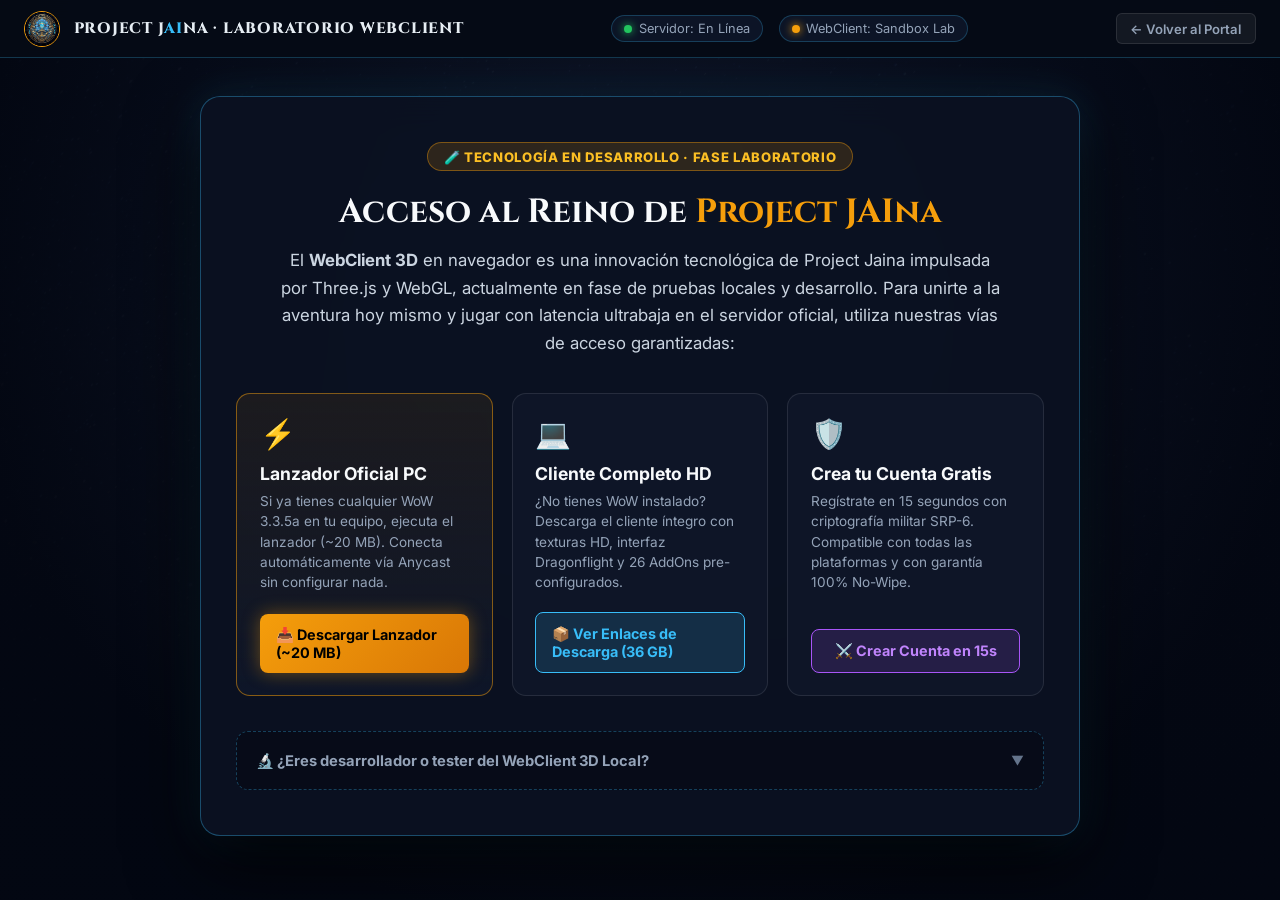
<file: jugar.html>
<!DOCTYPE html>
<html lang="es">
<head>
<meta name="color-scheme" content="dark only"/>
<meta name="darkreader-lock"/>
    <meta charset="UTF-8">
    <meta name="viewport" content="width=device-width, initial-scale=1.0, maximum-scale=1.0, user-scalable=no, viewport-fit=cover">
    <title>Laboratorio WebClient 3D · Project JAIna | WoW 3.3.5a</title>
    <link rel="icon" href="images/jaina_crest_logo.jpg">
    <!-- GOOGLE FONTS PRECONNECT -->
    <link rel="preconnect" href="https://fonts.googleapis.com">
    <link rel="preconnect" href="https://fonts.gstatic.com" crossorigin>
    <link href="https://fonts.googleapis.com/css2?family=Cinzel+Decorative:wght@700;900&family=Cinzel:wght@500;700;900&family=Inter:wght@300;400;500;600;700&family=JetBrains+Mono:wght@500;700&family=Outfit:wght@400;500;600;700;800&display=swap" rel="stylesheet">
    <link rel="stylesheet" href="css/style.css?v=20261104_v734">
    <style>
        * {
            box-sizing: border-box;
            margin: 0;
            padding: 0;
        }
        body, html {
            width: 100%;
            height: 100%;
            background: #030712;
            color: #f8fafc;
            font-family: 'Inter', -apple-system, BlinkMacSystemFont, "Segoe UI", Roboto, sans-serif;
            overflow-x: hidden;
        }

        /* HUD Superior */
        .jugar-hud-topbar {
            position: fixed;
            top: 0;
            left: 0;
            right: 0;
            height: 58px;
            background: rgba(6, 11, 22, 0.95);
            border-bottom: 1px solid rgba(56, 189, 248, 0.25);
            backdrop-filter: blur(14px);
            display: flex;
            align-items: center;
            justify-content: space-between;
            padding: 0 1.5rem;
            z-index: 1000;
        }

        .hud-brand {
            display: flex;
            align-items: center;
            gap: 0.85rem;
            text-decoration: none;
            color: #f8fafc;
        }
        .hud-logo {
            width: 36px;
            height: 36px;
            border-radius: 50%;
            border: 1px solid #f59e0b;
        }
        .hud-title {
            font-weight: 800;
            font-size: 0.95rem;
            letter-spacing: 0.05em;
        }
        .hud-title span {
            color: #38bdf8;
        }
        .hud-back-btn {
            font-size: 0.82rem;
            color: #94a3b8;
            text-decoration: none;
            padding: 0.4rem 0.85rem;
            background: rgba(255, 255, 255, 0.06);
            border-radius: 6px;
            border: 1px solid rgba(255, 255, 255, 0.1);
            transition: all 0.2s;
            font-weight: 600;
        }
        .hud-back-btn:hover {
            color: #fff;
            background: rgba(56, 189, 248, 0.2);
            border-color: #38bdf8;
        }

        .hud-telemetry {
            display: flex;
            align-items: center;
            gap: 1rem;
            font-size: 0.82rem;
            color: #94a3b8;
        }
        .telemetry-badge {
            display: flex;
            align-items: center;
            gap: 0.4rem;
            padding: 0.3rem 0.75rem;
            background: rgba(15, 23, 42, 0.85);
            border: 1px solid rgba(56, 189, 248, 0.25);
            border-radius: 999px;
            font-size: 0.8rem;
        }
        .dot-status {
            width: 8px;
            height: 8px;
            border-radius: 50%;
            background: #22c55e;
            box-shadow: 0 0 8px #22c55e;
        }
        .dot-status.amber {
            background: #f59e0b;
            box-shadow: 0 0 8px #f59e0b;
        }

        /* Contenedor Principal */
        .lab-container {
            min-height: 100vh;
            padding: 80px 1.5rem 3rem;
            display: flex;
            flex-direction: column;
            align-items: center;
            justify-content: center;
            background: radial-gradient(circle at 50% 30%, rgba(15, 23, 42, 0.95) 0%, rgba(3, 7, 18, 0.99) 75%),
                        url("images/space_arcane_bg.jpg") center center / cover no-repeat;
        }

        .lab-card {
            max-width: 880px;
            width: 100%;
            background: rgba(11, 17, 33, 0.94);
            border: 1px solid rgba(56, 189, 248, 0.35);
            border-radius: 20px;
            padding: 2.8rem 2.2rem;
            box-shadow: 0 25px 70px rgba(0, 0, 0, 0.85), 0 0 40px rgba(56, 189, 248, 0.15);
            backdrop-filter: blur(16px);
            text-align: center;
            position: relative;
        }

        .lab-badge {
            display: inline-flex;
            align-items: center;
            gap: 0.5rem;
            padding: 0.35rem 1rem;
            background: rgba(245, 158, 11, 0.15);
            border: 1px solid rgba(245, 158, 11, 0.4);
            border-radius: 9999px;
            color: #fbbf24;
            font-size: 0.82rem;
            font-weight: 800;
            letter-spacing: 0.05em;
            text-transform: uppercase;
            margin-bottom: 1.25rem;
        }

        .lab-title {
            font-family: 'Cinzel', Georgia, serif;
            font-size: 2.1rem;
            color: #f8fafc;
            margin-bottom: 0.85rem;
            line-height: 1.25;
        }
        .lab-title span {
            color: #f59e0b;
        }

        .lab-desc {
            color: #cbd5e1;
            font-size: 1.05rem;
            line-height: 1.65;
            max-width: 720px;
            margin: 0 auto 2.2rem;
        }

        /* Opciones de Acceso Inmediato */
        .play-options-grid {
            display: grid;
            grid-template-columns: repeat(auto-fit, minmax(250px, 1fr));
            gap: 1.2rem;
            margin-bottom: 2.2rem;
            text-align: left;
        }

        .play-option-card {
            background: rgba(15, 23, 42, 0.8);
            border: 1px solid rgba(255, 255, 255, 0.1);
            border-radius: 14px;
            padding: 1.4rem;
            display: flex;
            flex-direction: column;
            transition: all 0.25s ease;
        }
        .play-option-card:hover {
            border-color: #38bdf8;
            transform: translateY(-3px);
            box-shadow: 0 10px 25px rgba(0, 0, 0, 0.5);
        }
        .play-option-card.primary {
            border-color: rgba(245, 158, 11, 0.5);
            background: linear-gradient(180deg, rgba(245, 158, 11, 0.08) 0%, rgba(15, 23, 42, 0.85) 100%);
        }

        .opt-icon {
            font-size: 1.8rem;
            margin-bottom: 0.75rem;
        }
        .opt-title {
            font-size: 1.1rem;
            font-weight: 700;
            color: #f8fafc;
            margin-bottom: 0.4rem;
        }
        .opt-desc {
            font-size: 0.85rem;
            color: #94a3b8;
            line-height: 1.5;
            flex-grow: 1;
            margin-bottom: 1.2rem;
        }

        .btn-action-card {
            display: inline-flex;
            align-items: center;
            justify-content: center;
            gap: 0.5rem;
            width: 100%;
            padding: 0.75rem 1rem;
            border-radius: 8px;
            font-weight: 700;
            font-size: 0.9rem;
            text-decoration: none;
            transition: all 0.2s;
        }
        .btn-gold-card {
            background: linear-gradient(135deg, #f59e0b 0%, #d97706 100%);
            color: #000;
            box-shadow: 0 0 18px rgba(245, 158, 11, 0.4);
        }
        .btn-gold-card:hover {
            background: #fbbf24;
            transform: scale(1.02);
        }
        .btn-cyan-card {
            background: rgba(56, 189, 248, 0.15);
            border: 1px solid #38bdf8;
            color: #38bdf8;
        }
        .btn-cyan-card:hover {
            background: rgba(56, 189, 248, 0.25);
            color: #fff;
        }
        .btn-purple-card {
            background: rgba(168, 85, 247, 0.15);
            border: 1px solid #a855f7;
            color: #c084fc;
        }
        .btn-purple-card:hover {
            background: rgba(168, 85, 247, 0.25);
            color: #fff;
        }

        /* Panel Plegable para Desarrolladores */
        .dev-accordion {
            background: rgba(6, 11, 22, 0.7);
            border: 1px dashed rgba(56, 189, 248, 0.3);
            border-radius: 12px;
            padding: 1.2rem;
            text-align: left;
            margin-top: 1rem;
        }
        .dev-header {
            display: flex;
            align-items: center;
            justify-content: space-between;
            cursor: pointer;
            user-select: none;
        }
        .dev-header h4 {
            font-size: 0.92rem;
            color: #94a3b8;
            display: flex;
            align-items: center;
            gap: 0.5rem;
        }
        .dev-chevron {
            color: #64748b;
            font-size: 0.8rem;
            transition: transform 0.2s;
        }
        .dev-content {
            display: none;
            padding-top: 1rem;
            font-size: 0.85rem;
            color: #cbd5e1;
            line-height: 1.6;
        }
        .dev-content.active {
            display: block;
        }
        .dev-content code {
            background: #0f172a;
            padding: 0.2rem 0.45rem;
            border-radius: 4px;
            color: #38bdf8;
            font-family: 'JetBrains Mono', monospace;
            font-size: 0.82rem;
        }

        .btn-probe-local {
            margin-top: 0.85rem;
            padding: 0.55rem 1.1rem;
            background: rgba(56, 189, 248, 0.15);
            border: 1px solid rgba(56, 189, 248, 0.4);
            color: #38bdf8;
            border-radius: 6px;
            cursor: pointer;
            font-weight: 600;
            font-size: 0.82rem;
            transition: all 0.2s;
        }
        .btn-probe-local:hover {
            background: #38bdf8;
            color: #000;
        }

        #localProbeResult {
            margin-top: 0.6rem;
            font-size: 0.8rem;
        }
    </style>
</head>
<body>

    <!-- HUD SUPERIOR DE CONTROL -->
    <header class="jugar-hud-topbar">
        <a href="index.html" class="hud-brand">
            <img src="images/jaina_crest_logo.jpg" alt="Project JAIna" class="hud-logo" width="46" height="46" fetchpriority="high" decoding="async">
            <div class="hud-title">PROJECT J<span>AI</span>NA · LABORATORIO WEBCLIENT</div>
        </a>

        <div class="hud-telemetry">
            <div class="telemetry-badge">
                <span class="dot-status"></span>
                <span>Servidor: En Línea</span>
            </div>
            <div class="telemetry-badge">
                <span class="dot-status amber"></span>
                <span>WebClient: Sandbox Lab</span>
            </div>
        </div>

        <a href="index.html" class="hud-back-btn">← Volver al Portal</a>
    </header>

    <!-- ÁREA DE INFORMACIÓN Y ACCESO OFICIAL -->
    <main class="lab-container">
        <div class="lab-card">
            <div class="lab-badge">
                🧪 Tecnología en Desarrollo · Fase Laboratorio
            </div>

            <h1 class="lab-title">
                Acceso al Reino de <span>Project JAIna</span>
            </h1>

            <p class="lab-desc">
                El <strong>WebClient 3D</strong> en navegador es una innovación tecnológica de Project Jaina impulsada por Three.js y WebGL, actualmente en fase de pruebas locales y desarrollo.
                Para unirte a la aventura hoy mismo y jugar con latencia ultrabaja en el servidor oficial, utiliza nuestras vías de acceso garantizadas:
            </p>

            <!-- GRILLA DE VÍAS OPERATIVAS -->
            <div class="play-options-grid">
                <!-- Opción 1: Lanzador Oficial PC (Recomendada) -->
                <div class="play-option-card primary">
                    <div class="opt-icon">⚡</div>
                    <div class="opt-title">Lanzador Oficial PC</div>
                    <div class="opt-desc">
                        Si ya tienes cualquier WoW 3.3.5a en tu equipo, ejecuta el lanzador (~20 MB). Conecta automáticamente vía Anycast sin configurar nada.
                    </div>
                    <a href="downloads/ProjectJaina_Launcher.exe" download="ProjectJaina_Launcher.exe" class="btn-action-card btn-gold-card">
                        📥 Descargar Lanzador (~20 MB)
                    </a>
                </div>

                <!-- Opción 2: Cliente Completo Remasterizado HD -->
                <div class="play-option-card">
                    <div class="opt-icon">💻</div>
                    <div class="opt-title">Cliente Completo HD</div>
                    <div class="opt-desc">
                        ¿No tienes WoW instalado? Descarga el cliente íntegro con texturas HD, interfaz Dragonflight y 26 AddOns pre-configurados.
                    </div>
                    <a href="index.html#como-jugar" class="btn-action-card btn-cyan-card">
                        📦 Ver Enlaces de Descarga (36 GB)
                    </a>
                </div>

                <!-- Opción 3: Registro Rápido -->
                <div class="play-option-card">
                    <div class="opt-icon">🛡️</div>
                    <div class="opt-title">Crea tu Cuenta Gratis</div>
                    <div class="opt-desc">
                        Regístrate en 15 segundos con criptografía militar SRP-6. Compatible con todas las plataformas y con garantía 100% No-Wipe.
                    </div>
                    <a href="registro.html" class="btn-action-card btn-purple-card">
                        ⚔️ Crear Cuenta en 15s
                    </a>
                </div>
            </div>

            <!-- ACORDEÓN TÉCNICO PARA DESARROLLADORES Y TESTERS -->
            <div class="dev-accordion">
                <div class="dev-header" id="devToggle">
                    <h4>🔬 ¿Eres desarrollador o tester del WebClient 3D Local?</h4>
                    <span class="dev-chevron" id="devChevron">▼</span>
                </div>
                <div class="dev-content" id="devContent">
                    <p style="margin-bottom: 0.6rem;">
                        Para ejecutar el motor WebGL 3D en tu navegador, es necesario que tu equipo tenga en ejecución el WebSocket Gateway (puerto <code>8096</code>) y el servidor Vite (puerto <code>8097</code>).
                    </p>
                    <ol style="margin-left: 1.25rem; margin-bottom: 0.8rem;">
                        <li>Abre tu terminal en la carpeta <code>ProjectJaina_Lab\JainaWeb_Sandbox</code>.</li>
                        <li>Ejecuta el script: <code>bat\20_iniciar_todo.bat</code>.</li>
                        <li>Verifica que el Gateway y el servidor Vite reporten estado activo.</li>
                    </ol>
                    <p>
                        Una vez iniciado el entorno en tu máquina, puedes conectarte directamente a tu servidor local:
                    </p>
                    <button class="btn-probe-local" id="btnProbeLocal" type="button">
                        🚀 Abrir Sesión Local (http://127.0.0.1:8097/)
                    </button>
                    <div id="localProbeResult"></div>
                </div>
            </div>
        </div>
    </main>

    <script>
        document.addEventListener("DOMContentLoaded", () => {
            const devToggle = document.getElementById("devToggle");
            const devContent = document.getElementById("devContent");
            const devChevron = document.getElementById("devChevron");
            const btnProbeLocal = document.getElementById("btnProbeLocal");
            const localProbeResult = document.getElementById("localProbeResult");

            devToggle.addEventListener("click", () => {
                const isActive = devContent.classList.toggle("active");
                devChevron.textContent = isActive ? "▲" : "▼";
            });

            btnProbeLocal.addEventListener("click", () => {
                localProbeResult.innerHTML = "<span style='color: #38bdf8;'>Probando conexión con 127.0.0.1:8097...</span>";
                fetch("http://127.0.0.1:8097/", { mode: "no-cors" })
                    .then(() => {
                        localProbeResult.innerHTML = "<span style='color: #4ade80;'>✅ Servidor local detectado. Abriendo pestaña...</span>";
                        window.open("http://127.0.0.1:8097/", "_blank");
                    })
                    .catch(() => {
                        localProbeResult.innerHTML = "<span style='color: #f87171;'>⚠️ No se detectó ningún servidor en 127.0.0.1:8097. Recuerda ejecutar <code>bat\\20_iniciar_todo.bat</code> primero.</span>";
                    });
            });
        });
    </script>
</body>
</html>
</file>
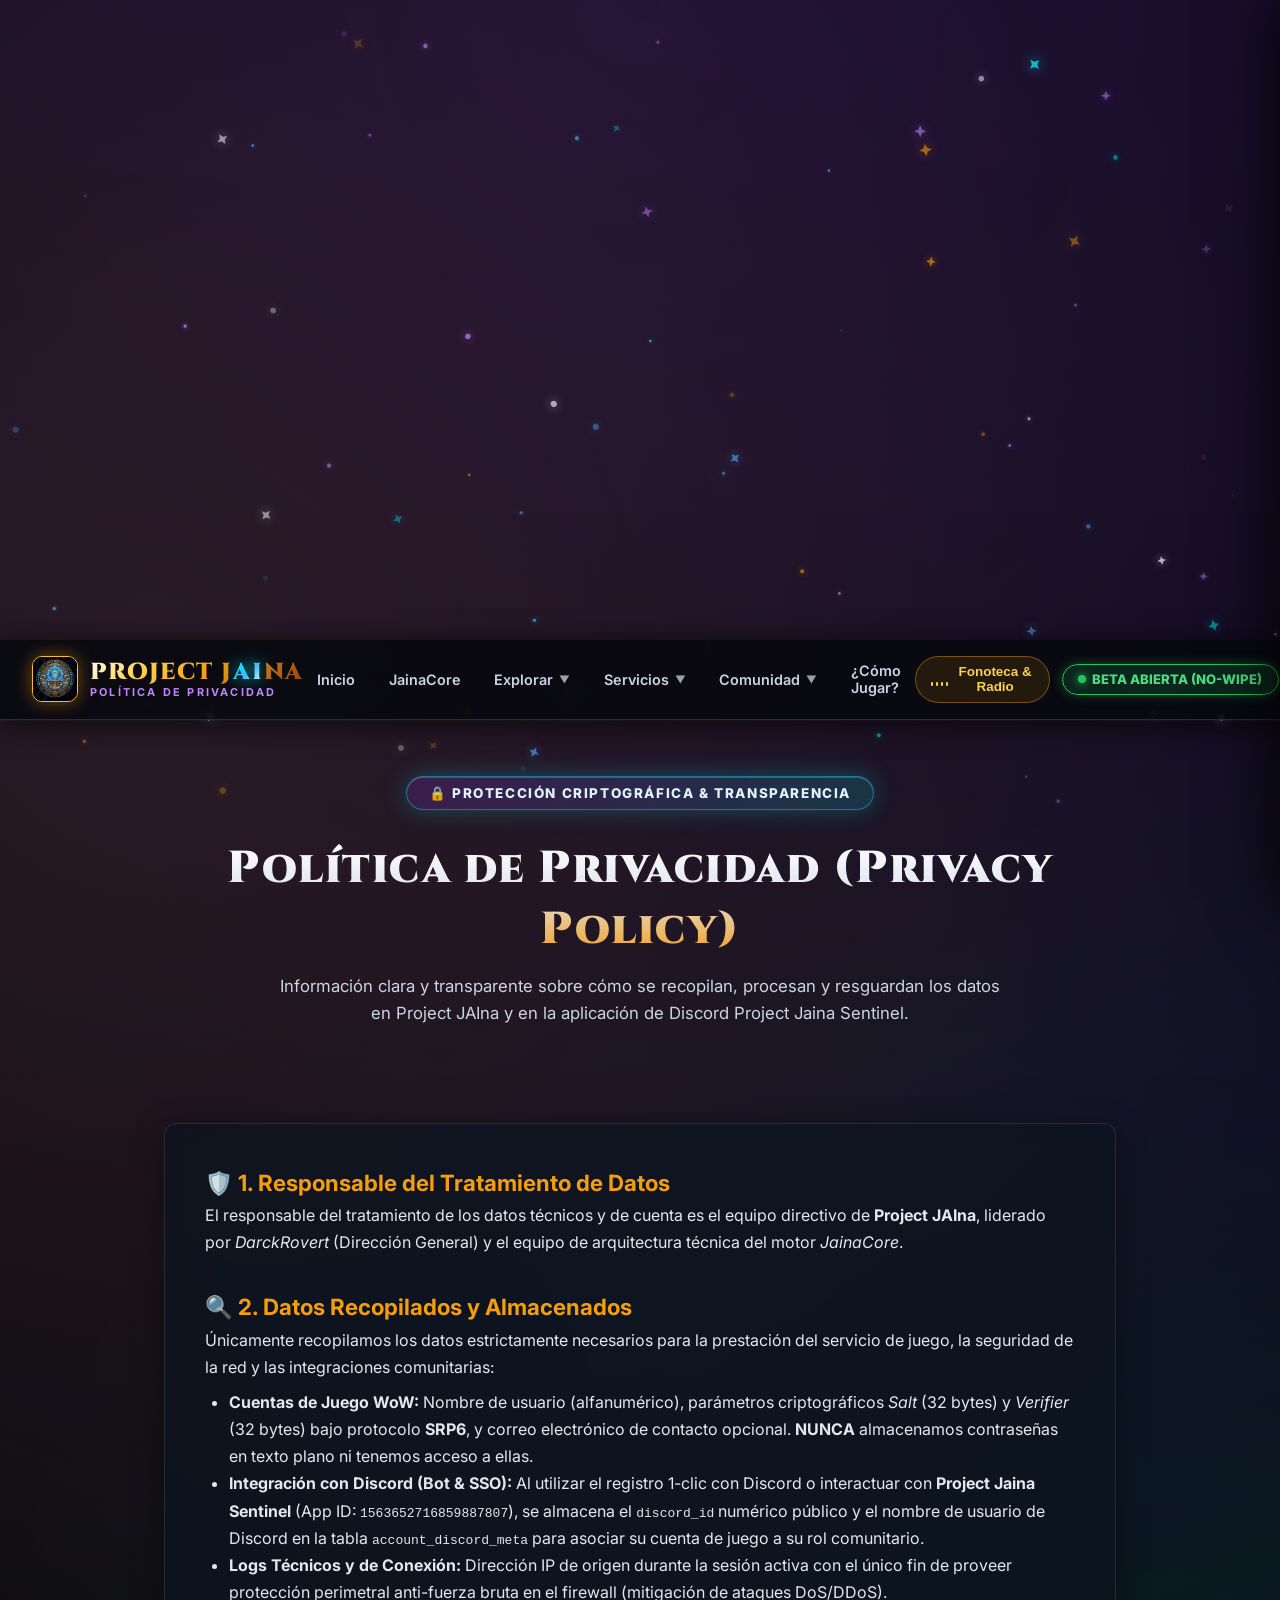
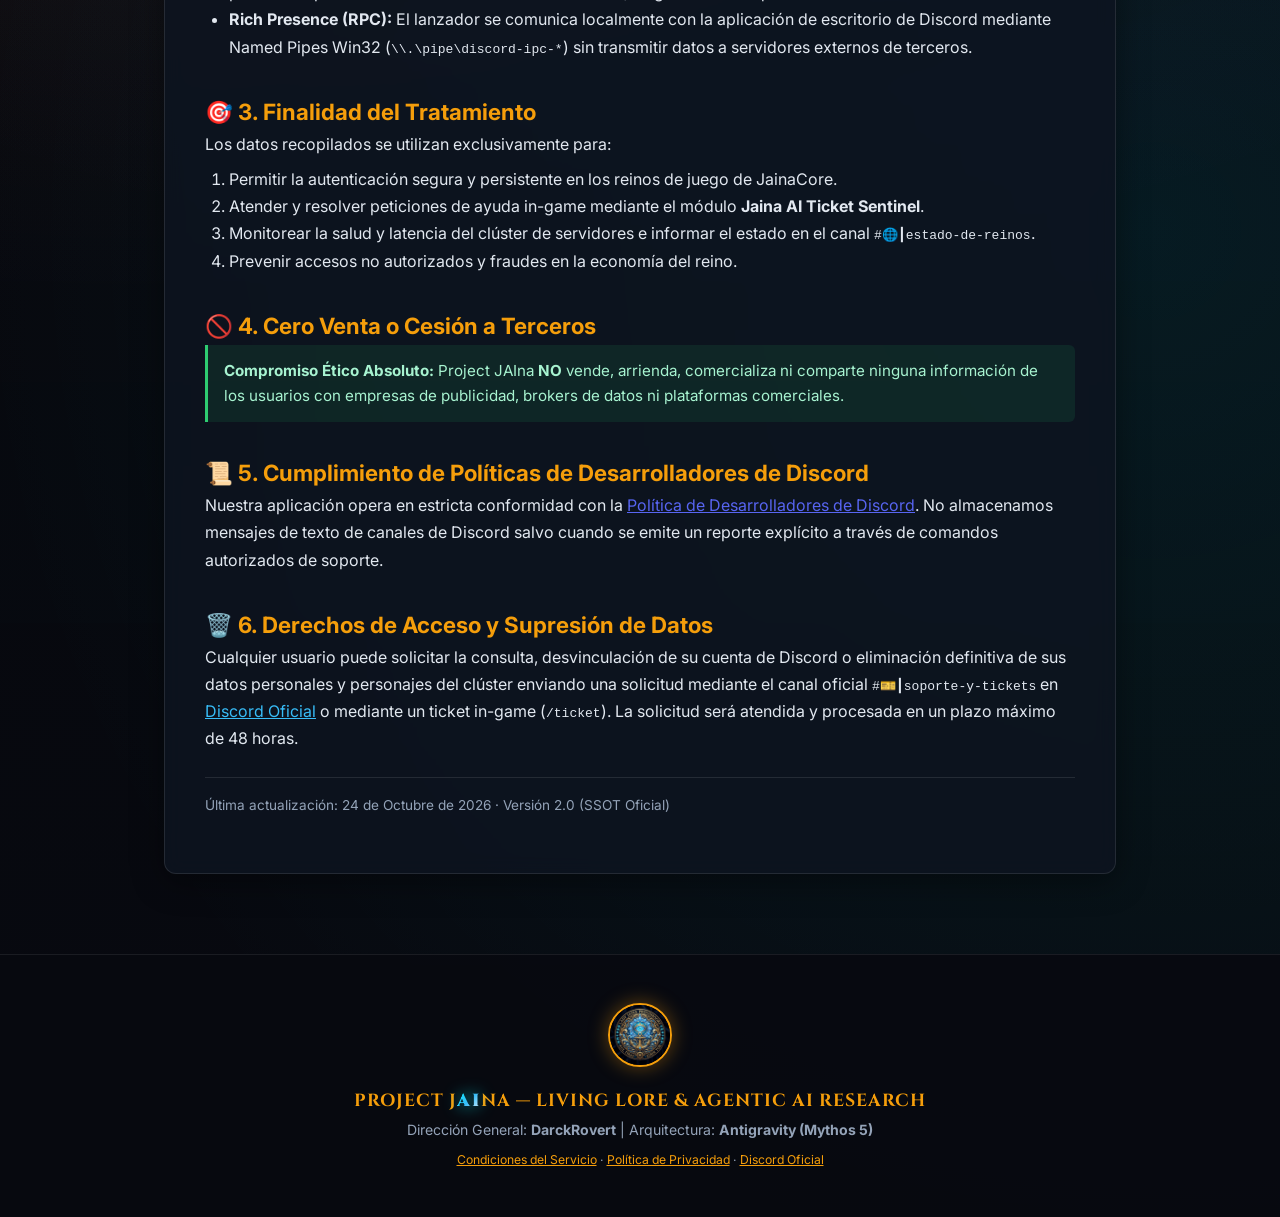
<file: privacy.html>
<!DOCTYPE html>
<html lang="es">
<head>
<meta name="color-scheme" content="dark only"/>
<meta name="darkreader-lock"/>
    <meta charset="UTF-8">
    <meta name="viewport" content="width=device-width, initial-scale=1.0">
    <title>Política de Privacidad — Project JAIna | Living Lore & AI</title>
        <!-- GOOGLE FONTS PRECONNECT & OPTIMIZACIÓN DE RENDERIZADO AAA -->
    <link rel="preconnect" href="https://fonts.googleapis.com">
    <link rel="preconnect" href="https://fonts.gstatic.com" crossorigin>
    <link href="https://fonts.googleapis.com/css2?family=Cinzel+Decorative:wght@700;900&family=Cinzel:wght@500;700;900&family=Inter:wght@300;400;500;600;700&family=JetBrains+Mono:wght@500;700&family=Outfit:wght@400;500;600;700;800&display=swap" rel="stylesheet">
    <link rel="stylesheet" href="css/style.css?v=20261030_v710">
    <link rel="stylesheet" href="css/jaina_jukebox.css?v=20261030_v710">
    <link rel="icon" href="images/jaina_crest_logo.jpg">
</head>
<body>
    <canvas id="particles-canvas"></canvas>

    <!-- NAVBAR AAA DE ALTA FIDELIDAD -->
    <nav class="navbar" id="mainNavbar">
        <a href="index.html" class="brand-container">
            <img src="images/jaina_crest_logo.jpg" alt="Project JAIna Crest" class="brand-logo-img" width="46" height="46" fetchpriority="high" decoding="async">
            <div>
                <div class="brand-title">PROJECT J<span class="brand-ai-spark">AI</span>NA</div>
                <div class="brand-subtitle">POLÍTICA DE PRIVACIDAD</div>
            </div>
        </a>

        <ul class="nav-links" id="navbarLinks">
            <li><a href="index.html" >Inicio</a></li>
            <li><a href="jainacore.html">JainaCore</a></li>
            
            <!-- DROPDOWN: EXPLORAR -->
            <li class="nav-item-dropdown">
                <button class="dropdown-trigger" type="button" aria-expanded="false">
                    <span>Explorar</span>
                    <span class="dropdown-chevron">▼</span>
                </button>
                <div class="nav-dropdown-menu">
                    <a href="#linea-de-fases" class="dropdown-item-link">
                        <span class="dropdown-item-icon">⏳</span>
                        <div class="dropdown-item-text">
                            <span class="dropdown-item-title">Línea de Fases & Eras</span>
                            <span class="dropdown-item-desc">Vanilla 60 a WotLK 80 Progresivo</span>
                        </div>
                    </a>
                    <a href="#modos-de-juego" class="dropdown-item-link">
                        <span class="dropdown-item-icon">💀</span>
                        <div class="dropdown-item-text">
                            <span class="dropdown-item-title">Modos de Juego & Retos</span>
                            <span class="dropdown-item-desc">Normal, Hardcore, Ironman, Die & Rise y Reto Andino</span>
                        </div>
                    </a>
                    <a href="#economia-del-reino" class="dropdown-item-link">
                        <span class="dropdown-item-icon">🪙</span>
                        <div class="dropdown-item-text">
                            <span class="dropdown-item-title">Economía & Monedas</span>
                            <span class="dropdown-item-desc">Tokens de Jaina, Fichas de Evento y Subastas Vivas</span>
                        </div>
                    </a>
                    <a href="#living-lore" class="dropdown-item-link">
                        <span class="dropdown-item-icon">🧠</span>
                        <div class="dropdown-item-text">
                            <span class="dropdown-item-title">Lore Viviente & Simulador IA</span>
                            <span class="dropdown-item-desc">HeroBots y LLM neuronal local</span>
                        </div>
                    </a>
                    <a href="#mundo-viviente" class="dropdown-item-link">
                        <span class="dropdown-item-icon">🏰</span>
                        <div class="dropdown-item-text">
                            <span class="dropdown-item-title">Baluartes & Galeón Naval</span>
                            <span class="dropdown-item-desc">Enclaves de hermandad y eventos vivos</span>
                        </div>
                    </a>
                    <a href="#addons-showcase" class="dropdown-item-link">
                        <span class="dropdown-item-icon">🧩</span>
                        <div class="dropdown-item-text">
                            <span class="dropdown-item-title">Suite de 21 AddOns Oficiales</span>
                            <span class="dropdown-item-desc">MultiBot, DragonflightUI, Wardrobe y más</span>
                        </div>
                    </a>
                    <a href="#trailer-cinematico" class="dropdown-item-link">
                        <span class="dropdown-item-icon">🎬</span>
                        <div class="dropdown-item-text">
                            <span class="dropdown-item-title">Cinemática de Rasganorte</span>
                            <span class="dropdown-item-desc">Wrath of the Lich King en 4K</span>
                        </div>
                    </a>
                </div>
            </li>

            <!-- DROPDOWN: SERVICIOS -->
            <li class="nav-item-dropdown">
                <button class="dropdown-trigger" type="button" aria-expanded="false">
                    <span>Servicios</span>
                    <span class="dropdown-chevron">▼</span>
                </button>
                <div class="nav-dropdown-menu">
                    <a href="cuenta.html" class="dropdown-item-link">
                        <span class="dropdown-item-icon">👑</span>
                        <div class="dropdown-item-text">
                            <span class="dropdown-item-title">Panel de Mi Cuenta</span>
                            <span class="dropdown-item-desc">Gestión integral, personajes y unstuck</span>
                        </div>
                    </a>
                    <a href="database.html" class="dropdown-item-link">
                        <span class="dropdown-item-icon">📚</span>
                        <div class="dropdown-item-text">
                            <span class="dropdown-item-title">Base de Datos del Reino</span>
                            <span class="dropdown-item-desc">Items, hechizos y tablas de botín</span>
                        </div>
                    </a>
                    <a href="armeria.html" class="dropdown-item-link">
                        <span class="dropdown-item-icon">⚔️</span>
                        <div class="dropdown-item-text">
                            <span class="dropdown-item-title">Armería de Campeones</span>
                            <span class="dropdown-item-desc">Inspección de personajes y talentos</span>
                        </div>
                    </a>
                    <a href="tienda.html" class="dropdown-item-link">
                        <span class="dropdown-item-icon">💎</span>
                        <div class="dropdown-item-text">
                            <span class="dropdown-item-title">Tienda & Donaciones</span>
                            <span class="dropdown-item-desc">Cosméticos exclusivos y apoyo</span>
                        </div>
                    </a>
                    <a href="registro.html" class="dropdown-item-link">
                        <span class="dropdown-item-icon">🛡️</span>
                        <div class="dropdown-item-text">
                            <span class="dropdown-item-title">Crear Cuenta SRP6</span>
                            <span class="dropdown-item-desc">Registro criptográfico instantáneo</span>
                        </div>
                    </a>
                </div>
            </li>

            <!-- DROPDOWN: COMUNIDAD -->
            <li class="nav-item-dropdown">
                <button class="dropdown-trigger" type="button" aria-expanded="false">
                    <span>Comunidad</span>
                    <span class="dropdown-chevron">▼</span>
                </button>
                <div class="nav-dropdown-menu">
                    <a href="wiki/index.html" class="dropdown-item-link">
                        <span class="dropdown-item-icon">📖</span>
                        <div class="dropdown-item-text">
                            <span class="dropdown-item-title">Wiki Oficial de Project JAIna</span>
                            <span class="dropdown-item-desc">Guías completas, comandos y mecánicas</span>
                        </div>
                    </a>
                    <a href="voz/index.html" class="dropdown-item-link">
                        <span class="dropdown-item-icon">🎙️</span>
                        <div class="dropdown-item-text">
                            <span class="dropdown-item-title">Voz Espacial 3D (WebRTC)</span>
                            <span class="dropdown-item-desc">Audio posicional 3D (Zero-VPN)</span>
                        </div>
                    </a>
                    <a href="radio/index.html" class="dropdown-item-link">
                        <span class="dropdown-item-icon">📻</span>
                        <div class="dropdown-item-text">
                            <span class="dropdown-item-title">Kirin Tor Radio 24/7</span>
                            <span class="dropdown-item-desc">Streaming en vivo: Folk, Lofi, Épico y Metal</span>
                        </div>
                    </a>
                    <a href="bugs.html" class="dropdown-item-link">
                        <span class="dropdown-item-icon">🐛</span>
                        <div class="dropdown-item-text">
                            <span class="dropdown-item-title">BugTracker Oficial</span>
                            <span class="dropdown-item-desc">Reportes de incidencias y parches</span>
                        </div>
                    </a>
                    <a href="#comunidad-creadores" class="dropdown-item-link">
                        <span class="dropdown-item-icon">🔥</span>
                        <div class="dropdown-item-text">
                            <span class="dropdown-item-title">Refugio de Creadores</span>
                            <span class="dropdown-item-desc">Esta es tu casa · Apoyo a streamers, músicos y artistas</span>
                        </div>
                    </a>
                    <a href="#fonoteca-taberna" class="dropdown-item-link">
                        <span class="dropdown-item-icon">🎶</span>
                        <div class="dropdown-item-text">
                            <span class="dropdown-item-title">Fonoteca & Jukebox Lo-Fi</span>
                            <span class="dropdown-item-desc">Peacebloom Burn Slow & Beats de Azeroth</span>
                        </div>
                    </a>
                    <a href="https://discord.gg/cXxMuRJrfy" target="_blank" rel="noopener noreferrer" class="dropdown-item-link">
                        <span class="dropdown-item-icon">💬</span>
                        <div class="dropdown-item-text">
                            <span class="dropdown-item-title">Discord Oficial</span>
                            <span class="dropdown-item-desc">Comunidad activa y soporte directo</span>
                        </div>
                    </a>
                </div>
            </li>

            <li><a href="index.html#como-jugar">¿Cómo Jugar?</a></li>
        </ul>

        <div class="nav-actions-tray">
            <button id="ambientAudioBtn" class="ambient-audio-btn" title="Fonoteca de la Taberna: Peacebloom Lo-Fi & Ecos de Azeroth">
                <div class="equalizer-wave">
                    <span class="eq-bar"></span>
                    <span class="eq-bar"></span>
                    <span class="eq-bar"></span>
                    <span class="eq-bar"></span>
                </div>
                <span class="audio-label">Fonoteca & Radio</span>
            </button>
            <a href="#fase-beta" class="btn-beta-live-pill" style="display: inline-flex; align-items: center; gap: 6px; background: rgba(34, 197, 94, 0.15); border: 1px solid #22c55e; color: #4ade80; padding: 0.4rem 0.95rem; border-radius: 9999px; font-size: 0.82rem; font-weight: 800; text-decoration: none; box-shadow: 0 0 12px rgba(34, 197, 94, 0.35);"><span style="width: 8px; height: 8px; border-radius: 50%; background: #22c55e; box-shadow: 0 0 8px #22c55e;"></span>BETA ABIERTA (NO-WIPE)</a>
            <a href="index.html#como-jugar" class="btn-play-web-nav"><span>⚡</span> CÓMO JUGAR</a>
            <a href="registro.html" class="btn-cta-nav">Jugar Gratis</a>
            <button class="mobile-nav-toggle" id="mobileNavToggle" aria-label="Abrir Menú de Navegación">☰</button>
        </div>
    </nav>

    <!-- HERO -->
    <header class="subpage-hero">
        <div class="hero-badge">🔒 Protección Criptográfica & Transparencia</div>
        <h1 class="subpage-title">Política de Privacidad (Privacy Policy)</h1>
        <p class="subpage-desc">Información clara y transparente sobre cómo se recopilan, procesan y resguardan los datos en Project JAIna y en la aplicación de Discord Project Jaina Sentinel.</p>
    </header>

    <main style="max-width: 1000px; margin: 0 auto; padding: 2rem 1.5rem 5rem; position: relative; z-index: 2; color: #e2e8f0; line-height: 1.7;">
        
        <div style="background: rgba(13, 20, 32, 0.85); border: 1px solid rgba(255, 255, 255, 0.1); border-radius: 12px; padding: 2.5rem; backdrop-filter: blur(10px); box-shadow: 0 8px 32px rgba(0,0,0,0.4);">
            
            <section style="margin-bottom: 2rem;">
                <h2 style="color: var(--gold-primary); font-size: 1.4rem; margin-top: 0; display: flex; align-items: center; gap: 8px;">
                    <span>🛡️ 1. Responsable del Tratamiento de Datos</span>
                </h2>
                <p>
                    El responsable del tratamiento de los datos técnicos y de cuenta es el equipo directivo de <strong>Project JAIna</strong>, liderado por <em>DarckRovert</em> (Dirección General) y el equipo de arquitectura técnica del motor <em>JainaCore</em>.
                </p>
            </section>

            <section style="margin-bottom: 2rem;">
                <h2 style="color: var(--gold-primary); font-size: 1.4rem; display: flex; align-items: center; gap: 8px;">
                    <span>🔍 2. Datos Recopilados y Almacenados</span>
                </h2>
                <p>
                    Únicamente recopilamos los datos estrictamente necesarios para la prestación del servicio de juego, la seguridad de la red y las integraciones comunitarias:
                </p>
                <ul style="padding-left: 1.5rem; margin-top: 0.5rem;">
                    <li>
                        <strong>Cuentas de Juego WoW:</strong> Nombre de usuario (alfanumérico), parámetros criptográficos <em>Salt</em> (32 bytes) y <em>Verifier</em> (32 bytes) bajo protocolo <strong>SRP6</strong>, y correo electrónico de contacto opcional. <strong>NUNCA</strong> almacenamos contraseñas en texto plano ni tenemos acceso a ellas.
                    </li>
                    <li>
                        <strong>Integración con Discord (Bot & SSO):</strong> Al utilizar el registro 1-clic con Discord o interactuar con <strong>Project Jaina Sentinel</strong> (App ID: <code>1563652716859887807</code>), se almacena el <code>discord_id</code> numérico público y el nombre de usuario de Discord en la tabla <code>account_discord_meta</code> para asociar su cuenta de juego a su rol comunitario.
                    </li>
                    <li>
                        <strong>Logs Técnicos y de Conexión:</strong> Dirección IP de origen durante la sesión activa con el único fin de proveer protección perimetral anti-fuerza bruta en el firewall (mitigación de ataques DoS/DDoS).
                    </li>
                    <li>
                        <strong>Rich Presence (RPC):</strong> El lanzador se comunica localmente con la aplicación de escritorio de Discord mediante Named Pipes Win32 (<code>\\.\pipe\discord-ipc-*</code>) sin transmitir datos a servidores externos de terceros.
                    </li>
                </ul>
            </section>

            <section style="margin-bottom: 2rem;">
                <h2 style="color: var(--gold-primary); font-size: 1.4rem; display: flex; align-items: center; gap: 8px;">
                    <span>🎯 3. Finalidad del Tratamiento</span>
                </h2>
                <p>Los datos recopilados se utilizan exclusivamente para:</p>
                <ol style="padding-left: 1.5rem; margin-top: 0.5rem;">
                    <li>Permitir la autenticación segura y persistente en los reinos de juego de JainaCore.</li>
                    <li>Atender y resolver peticiones de ayuda in-game mediante el módulo <strong>Jaina AI Ticket Sentinel</strong>.</li>
                    <li>Monitorear la salud y latencia del clúster de servidores e informar el estado en el canal <code>#🌐┃estado-de-reinos</code>.</li>
                    <li>Prevenir accesos no autorizados y fraudes en la economía del reino.</li>
                </ol>
            </section>

            <section style="margin-bottom: 2rem;">
                <h2 style="color: var(--gold-primary); font-size: 1.4rem; display: flex; align-items: center; gap: 8px;">
                    <span>🚫 4. Cero Venta o Cesión a Terceros</span>
                </h2>
                <p style="background: rgba(46, 204, 113, 0.1); border-left: 3px solid #2ecc71; padding: 0.8rem 1rem; border-radius: 0 6px 6px 0; font-size: 0.95rem; color: #a7f3d0;">
                    <strong>Compromiso Ético Absoluto:</strong> Project JAIna <strong>NO</strong> vende, arrienda, comercializa ni comparte ninguna información de los usuarios con empresas de publicidad, brokers de datos ni plataformas comerciales.
                </p>
            </section>

            <section style="margin-bottom: 2rem;">
                <h2 style="color: var(--gold-primary); font-size: 1.4rem; display: flex; align-items: center; gap: 8px;">
                    <span>📜 5. Cumplimiento de Políticas de Desarrolladores de Discord</span>
                </h2>
                <p>
                    Nuestra aplicación opera en estricta conformidad con la <a href="https://discord.com/developers/docs/policies-and-agreements/developer-policy" target="_blank" rel="noopener noreferrer" style="color: #5865F2; text-decoration: underline;">Política de Desarrolladores de Discord</a>. No almacenamos mensajes de texto de canales de Discord salvo cuando se emite un reporte explícito a través de comandos autorizados de soporte.
                </p>
            </section>

            <section style="margin-bottom: 1rem;">
                <h2 style="color: var(--gold-primary); font-size: 1.4rem; display: flex; align-items: center; gap: 8px;">
                    <span>🗑️ 6. Derechos de Acceso y Supresión de Datos</span>
                </h2>
                <p>
                    Cualquier usuario puede solicitar la consulta, desvinculación de su cuenta de Discord o eliminación definitiva de sus datos personales y personajes del clúster enviando una solicitud mediante el canal oficial <code>#🎫┃soporte-y-tickets</code> en <a href="https://discord.gg/cXxMuRJrfy" target="_blank" rel="noopener noreferrer" style="color: #38bdf8; text-decoration: underline;">Discord Oficial</a> o mediante un ticket in-game (<code>/ticket</code>). La solicitud será atendida y procesada en un plazo máximo de 48 horas.
                </p>
                <p style="font-size: 0.85rem; color: var(--text-muted); margin-top: 1.5rem; border-top: 1px solid rgba(255,255,255,0.1); padding-top: 1rem;">
                    Última actualización: 24 de Octubre de 2026 · Versión 2.0 (SSOT Oficial)
                </p>
            </section>

        </div>
    </main>

    <!-- FOOTER -->
    <footer>
        <div class="footer-crest-container">
            <img src="images/jaina_crest_logo.jpg" alt="Project JAIna Crest" class="footer-crest-img" loading="lazy" decoding="async">
        </div>
        <div class="credits-lead">PROJECT J<span class="brand-ai-spark">AI</span>NA — LIVING LORE & AGENTIC AI RESEARCH</div>
        <p>Dirección General: <strong>DarckRovert</strong> | Arquitectura: <strong>Antigravity (Mythos 5)</strong></p>
        <p style="margin-top: 0.8rem; font-size: 0.76rem; color: var(--text-muted); max-width: 900px; margin-left: auto; margin-right: auto; line-height: 1.5;">
            <a href="terms.html" style="color: var(--gold-primary); text-decoration: underline;">Condiciones del Servicio</a> · 
            <a href="privacy.html" style="color: var(--gold-primary); text-decoration: underline;">Política de Privacidad</a> · 
            <a href="https://discord.gg/cXxMuRJrfy" target="_blank" style="color: var(--gold-primary); text-decoration: underline;">Discord Oficial</a>
        </p>
    </footer>

    <script src="js/config.js?v=20261030_v710"></script>
    <script src="js/particles.js?v=20261030_v710"></script>
    <script src="js/auth.js?v=20261116_v745"></script>
    <script src="js/navbar.js?v=20261030_v710"></script>
    <script src="js/audio_ambient.js?v=20261030_v710"></script>
    <script src="js/jaina_jukebox.js?v=20261030_v710"></script>
</body>
</html>
</file>
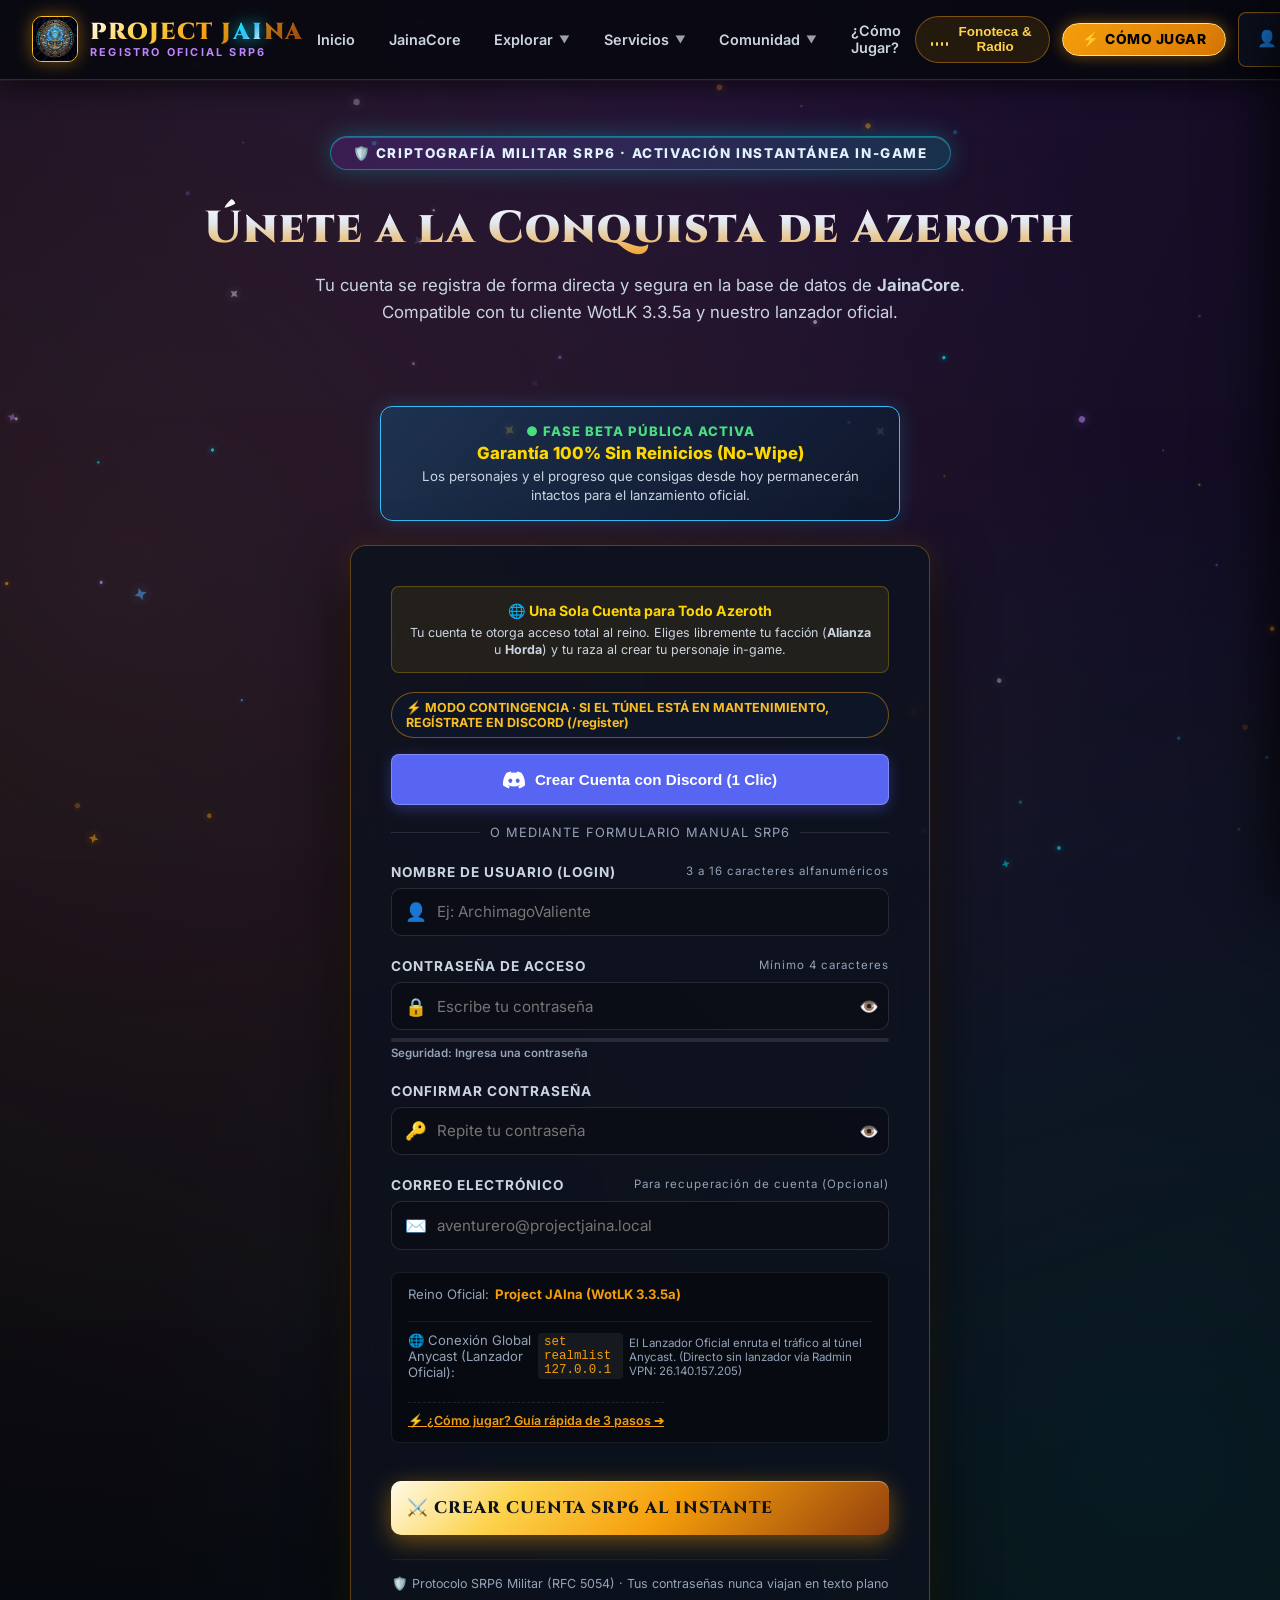
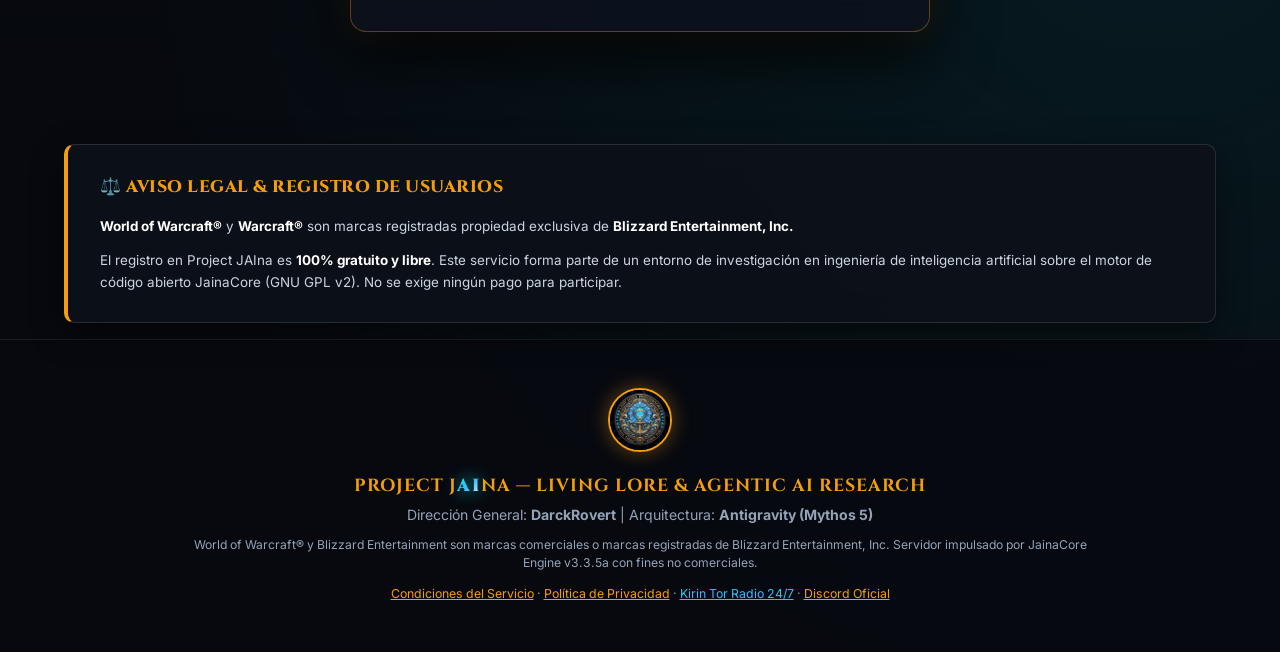
<file: registro.html>
<!DOCTYPE html>
<html lang="es">
<head>
<meta name="color-scheme" content="dark only"/>
<meta name="darkreader-lock"/>
    <meta charset="UTF-8">
    <meta name="viewport" content="width=device-width, initial-scale=1.0">
    <title>Crear Cuenta SRP6 — Project JAIna | Living Lore & AI</title>
        <!-- GOOGLE FONTS PRECONNECT & OPTIMIZACIÓN DE RENDERIZADO AAA -->
    <link rel="preconnect" href="https://fonts.googleapis.com">
    <link rel="preconnect" href="https://fonts.gstatic.com" crossorigin>
    <link href="https://fonts.googleapis.com/css2?family=Cinzel+Decorative:wght@700;900&family=Cinzel:wght@500;700;900&family=Inter:wght@300;400;500;600;700&family=JetBrains+Mono:wght@500;700&family=Outfit:wght@400;500;600;700;800&display=swap" rel="stylesheet">
    <link rel="stylesheet" href="css/style.css?v=20261030_v710">
    <link rel="stylesheet" href="css/jaina_jukebox.css?v=20261030_v710">
    <link rel="icon" href="images/jaina_crest_logo.jpg">
</head>
<body class="theme-alliance">

    <!-- NAVBAR AAA DE ALTA FIDELIDAD -->
    <nav class="navbar" id="mainNavbar">
        <a href="index.html" class="brand-container">
            <img src="images/jaina_crest_logo.jpg" alt="Project JAIna" class="brand-logo-img" width="46" height="46" fetchpriority="high" decoding="async">
            <div>
                <div class="brand-title">PROJECT J<span class="brand-ai-spark">AI</span>NA</div>
                <div class="brand-subtitle">REGISTRO OFICIAL SRP6</div>
            </div>
        </a>

        <ul class="nav-links" id="navbarLinks">
            <li><a href="index.html">Inicio</a></li>
            <li><a href="jainacore.html">JainaCore</a></li>
            
            <!-- DROPDOWN: EXPLORAR -->
            <li class="nav-item-dropdown">
                <button class="dropdown-trigger" type="button" aria-expanded="false">
                    <span>Explorar</span>
                    <span class="dropdown-chevron">▼</span>
                </button>
                <div class="nav-dropdown-menu">
                    <a href="index.html#linea-de-fases" class="dropdown-item-link">
                        <span class="dropdown-item-icon">⏳</span>
                        <div class="dropdown-item-text">
                            <span class="dropdown-item-title">Línea de Fases & Eras</span>
                            <span class="dropdown-item-desc">Vanilla 60 a WotLK 80 Progresivo</span>
                        </div>
                    </a>
                    <a href="index.html#living-lore" class="dropdown-item-link">
                        <span class="dropdown-item-icon">🧠</span>
                        <div class="dropdown-item-text">
                            <span class="dropdown-item-title">Lore Viviente & Simulador IA</span>
                            <span class="dropdown-item-desc">HeroBots y LLM neuronal local</span>
                        </div>
                    </a>
                    <a href="index.html#mundo-viviente" class="dropdown-item-link">
                        <span class="dropdown-item-icon">🏰</span>
                        <div class="dropdown-item-text">
                            <span class="dropdown-item-title">Baluartes & Galeón Naval</span>
                            <span class="dropdown-item-desc">Enclaves de hermandad y eventos vivos</span>
                        </div>
                    </a>
                    <a href="index.html#addons-showcase" class="dropdown-item-link">
                        <span class="dropdown-item-icon">🧩</span>
                        <div class="dropdown-item-text">
                            <span class="dropdown-item-title">Suite de 21 AddOns Oficiales</span>
                            <span class="dropdown-item-desc">MultiBot, Radio 24/7, Audio 3D y más</span>
                        </div>
                    </a>
                </div>
            </li>

            <!-- DROPDOWN: SERVICIOS -->
            <li class="nav-item-dropdown">
                <button class="dropdown-trigger" type="button" aria-expanded="false">
                    <span>Servicios</span>
                    <span class="dropdown-chevron">▼</span>
                </button>
                <div class="nav-dropdown-menu">
                    <a href="cuenta.html" class="dropdown-item-link">
                        <span class="dropdown-item-icon">👑</span>
                        <div class="dropdown-item-text">
                            <span class="dropdown-item-title">Panel de Mi Cuenta</span>
                            <span class="dropdown-item-desc">Gestión integral, personajes y unstuck</span>
                        </div>
                    </a>
                    <a href="database.html" class="dropdown-item-link">
                        <span class="dropdown-item-icon">📚</span>
                        <div class="dropdown-item-text">
                            <span class="dropdown-item-title">Base de Datos del Reino</span>
                            <span class="dropdown-item-desc">Items, hechizos y tablas de botín</span>
                        </div>
                    </a>
                    <a href="armeria.html" class="dropdown-item-link">
                        <span class="dropdown-item-icon">⚔️</span>
                        <div class="dropdown-item-text">
                            <span class="dropdown-item-title">Armería de Campeones</span>
                            <span class="dropdown-item-desc">Inspección de personajes y talentos</span>
                        </div>
                    </a>
                    <a href="tienda.html" class="dropdown-item-link">
                        <span class="dropdown-item-icon">💎</span>
                        <div class="dropdown-item-text">
                            <span class="dropdown-item-title">Tienda & Donaciones</span>
                            <span class="dropdown-item-desc">Cosméticos exclusivos y apoyo</span>
                        </div>
                    </a>
                    <a href="registro.html" class="dropdown-item-link">
                        <span class="dropdown-item-icon">🛡️</span>
                        <div class="dropdown-item-text">
                            <span class="dropdown-item-title">Crear Cuenta SRP6</span>
                            <span class="dropdown-item-desc">Registro criptográfico instantáneo</span>
                        </div>
                    </a>
                </div>
            </li>

            <!-- DROPDOWN: COMUNIDAD -->
            <li class="nav-item-dropdown">
                <button class="dropdown-trigger" type="button" aria-expanded="false">
                    <span>Comunidad</span>
                    <span class="dropdown-chevron">▼</span>
                </button>
                <div class="nav-dropdown-menu">
                    <a href="wiki/index.html" class="dropdown-item-link">
                        <span class="dropdown-item-icon">📖</span>
                        <div class="dropdown-item-text">
                            <span class="dropdown-item-title">Wiki Oficial de Project JAIna</span>
                            <span class="dropdown-item-desc">Guías completas, comandos y mecánicas</span>
                        </div>
                    </a>
                    <a href="voz/index.html" class="dropdown-item-link">
                        <span class="dropdown-item-icon">🎙️</span>
                        <div class="dropdown-item-text">
                            <span class="dropdown-item-title">Voz Espacial 3D (WebRTC)</span>
                            <span class="dropdown-item-desc">Audio posicional por proximidad</span>
                        </div>
                    </a>
                    <a href="radio/index.html" class="dropdown-item-link">
                        <span class="dropdown-item-icon">📻</span>
                        <div class="dropdown-item-text">
                            <span class="dropdown-item-title">Kirin Tor Radio 24/7</span>
                            <span class="dropdown-item-desc">Streaming en vivo: Folk, Lofi, Épico y Metal</span>
                        </div>
                    </a>
                    <a href="bugs.html" class="dropdown-item-link">
                        <span class="dropdown-item-icon">🐛</span>
                        <div class="dropdown-item-text">
                            <span class="dropdown-item-title">BugTracker Oficial</span>
                            <span class="dropdown-item-desc">Reportes de incidencias y parches</span>
                        </div>
                    </a>
                    <a href="index.html#comunidad-creadores" class="dropdown-item-link">
                        <span class="dropdown-item-icon">🔥</span>
                        <div class="dropdown-item-text">
                            <span class="dropdown-item-title">Refugio de Creadores</span>
                            <span class="dropdown-item-desc">Esta es tu casa · Apoyo a streamers, músicos y artistas</span>
                        </div>
                    </a>
                    <a href="index.html#fonoteca-taberna" class="dropdown-item-link">
                        <span class="dropdown-item-icon">🎶</span>
                        <div class="dropdown-item-text">
                            <span class="dropdown-item-title">Fonoteca & Jukebox Lo-Fi</span>
                            <span class="dropdown-item-desc">Peacebloom Burn Slow & Beats de Azeroth</span>
                        </div>
                    </a>
                    <a href="https://discord.gg/cXxMuRJrfy" target="_blank" rel="noopener noreferrer" class="dropdown-item-link">
                        <span class="dropdown-item-icon">💬</span>
                        <div class="dropdown-item-text">
                            <span class="dropdown-item-title">Discord Oficial</span>
                            <span class="dropdown-item-desc">Comunidad activa y soporte directo</span>
                        </div>
                    </a>
                </div>
            </li>

            <li><a href="index.html#como-jugar">¿Cómo Jugar?</a></li>
        </ul>

        <div class="nav-actions-tray">
            <button id="ambientAudioBtn" class="ambient-audio-btn" title="Fonoteca de la Taberna: Peacebloom Lo-Fi & Ecos de Azeroth">
                <div class="equalizer-wave">
                    <span class="eq-bar"></span>
                    <span class="eq-bar"></span>
                    <span class="eq-bar"></span>
                    <span class="eq-bar"></span>
                </div>
                <span class="audio-label">Fonoteca & Radio</span>
            </button>
            <a href="index.html#como-jugar" class="btn-play-web-nav"><span>⚡</span> CÓMO JUGAR</a>
            <a href="registro.html" class="btn-cta-nav">Jugar Gratis</a>
            <button class="mobile-nav-toggle" id="mobileNavToggle" aria-label="Abrir Menú de Navegación">☰</button>
        </div>
    </nav>

    <!-- HERO REGISTRO -->
    <header class="subpage-hero">
        <div class="hero-badge">🛡️ Criptografía Militar SRP6 · Activación Instantánea in-game</div>
        <h1 class="subpage-title">Únete a la Conquista de Azeroth</h1>
        <p class="subpage-desc">Tu cuenta se registra de forma directa y segura en la base de datos de <strong>JainaCore</strong>. Compatible con tu cliente WotLK 3.3.5a y nuestro lanzador oficial.</p>
    </header>

    <!-- MAIN FORM CONTAINER -->
    <main style="padding: 1rem 1.5rem 4rem; position: relative; z-index: 2;">
        
        <!-- BANNER DE GARANTÍA NO-WIPE PARA REGISTRO -->
        <div style="max-width: 520px; margin: 0 auto 1.5rem; background: linear-gradient(135deg, rgba(2, 132, 199, 0.25), rgba(15, 23, 42, 0.9)); border: 1px solid #38bdf8; border-radius: 12px; padding: 1rem 1.2rem; text-align: center; box-shadow: 0 0 20px rgba(56, 189, 248, 0.2);">
            <div style="font-size: 0.82rem; font-weight: 800; color: #4ade80; text-transform: uppercase; letter-spacing: 1px; margin-bottom: 4px;">
                ● FASE BETA PÚBLICA ACTIVA
            </div>
            <div style="font-size: 1.05rem; font-weight: 800; color: #ffd700;">Garantía 100% Sin Reinicios (No-Wipe)</div>
            <p style="font-size: 0.83rem; color: #cbd5e1; margin: 4px 0 0; line-height: 1.4;">
                Los personajes y el progreso que consigas desde hoy permanecerán intactos para el lanzamiento oficial.
            </p>
        </div>

        <div class="form-container register-card-elevated">
            
            <!-- PÍLDORA INFORMATIVA UNIVERSAL -->
            <div style="background: rgba(255, 215, 0, 0.08); border: 1px solid rgba(255, 215, 0, 0.25); border-radius: 8px; padding: 0.8rem 1rem; margin-bottom: 1.2rem; text-align: center;">
                <span style="font-size: 0.88rem; color: #ffd700; font-weight: 700;">🌐 Una Sola Cuenta para Todo Azeroth</span>
                <p style="font-size: 0.78rem; color: #cbd5e1; margin: 4px 0 0; line-height: 1.4;">
                    Tu cuenta te otorga acceso total al reino. Eliges libremente tu facción (<strong>Alianza</strong> u <strong>Horda</strong>) y tu raza al crear tu personaje in-game.
                </p>
            </div>

            <div id="regAuthGatewayPill" style="display:flex;align-items:center;justify-content:center;gap:8px;font-size:0.78rem;font-weight:700;padding:0.45rem 0.9rem;border-radius:999px;margin-bottom:1rem;background:rgba(15,23,42,0.85);border:1px solid rgba(56,189,248,0.3);color:#38bdf8;">⏳ Verificando nodo AuthServer SRP6...</div>
            <div id="registerMessage" class="register-feedback-box" style="display: none;"></div>

            <!-- BOTÓN DISCORD SSO (1 CLIC) -->
            <div style="margin-bottom: 1.5rem; text-align: center;">
                <button type="button" id="btnDiscordSSO" class="btn-discord-sso" onclick="registerWithDiscord()" style="width: 100%; display: flex; align-items: center; justify-content: center; gap: 10px; background: #5865F2; color: #fff; font-weight: bold; font-size: 0.95rem; padding: 0.85rem 1.2rem; border-radius: 8px; border: 1px solid rgba(255,255,255,0.25); cursor: pointer; transition: all 0.25s ease; box-shadow: 0 4px 15px rgba(88,101,242,0.35);">
                    <svg width="22" height="22" viewBox="0 0 24 24" fill="currentColor">
                        <path d="M20.317 4.37a19.791 19.791 0 0 0-4.885-1.515.074.074 0 0 0-.079.037c-.21.375-.444.864-.608 1.25a18.27 18.27 0 0 0-5.487 0 12.64 12.64 0 0 0-.617-1.25.077.077 0 0 0-.079-.037A19.736 19.736 0 0 0 3.677 4.37a.07.07 0 0 0-.032.027C.533 9.046-.32 13.58.099 18.057a.082.082 0 0 0 .031.057 19.9 19.9 0 0 0 5.993 3.03.078.078 0 0 0 .084-.028c.462-.63.874-1.295 1.226-1.994.021-.041.001-.09-.041-.106a13.107 13.107 0 0 1-1.872-.892.077.077 0 0 1-.008-.128 10.2 10.2 0 0 0 .372-.292.074.074 0 0 1 .077-.01c3.929 1.793 8.18 1.793 12.061 0a.074.074 0 0 1 .078.01c.12.098.246.198.373.292a.077.077 0 0 1-.006.127 12.299 12.299 0 0 1-1.873.894.077.077 0 0 0-.041.107c.36.698.772 1.362 1.225 1.993a.076.076 0 0 0 .084.028 19.839 19.839 0 0 0 6.002-3.03.077.077 0 0 0 .032-.054c.5-5.177-.838-9.674-3.549-13.66a.061.061 0 0 0-.031-.028zM8.02 15.33c-1.183 0-2.157-1.085-2.157-2.419 0-1.333.956-2.419 2.157-2.419 1.21 0 2.176 1.096 2.157 2.42 0 1.333-.956 2.418-2.157 2.418zm7.975 0c-1.183 0-2.157-1.085-2.157-2.419 0-1.333.955-2.419 2.157-2.419 1.21 0 2.176 1.096 2.157 2.42 0 1.333-.946 2.418-2.157 2.418z"/>
                    </svg>
                    <span>Crear Cuenta con Discord (1 Clic)</span>
                </button>
                <div style="display: flex; align-items: center; margin: 1.2rem 0; color: var(--text-muted); font-size: 0.8rem;">
                    <span style="flex: 1; height: 1px; background: rgba(255,255,255,0.1);"></span>
                    <span style="padding: 0 10px; text-transform: uppercase; letter-spacing: 1px;">o mediante formulario manual SRP6</span>
                    <span style="flex: 1; height: 1px; background: rgba(255,255,255,0.1);"></span>
                </div>
            </div>

            <form id="registerForm" novalidate>
                <div class="form-group">
                    <label for="regUsername">
                        <span>Nombre de Usuario (Login)</span>
                        <small class="label-hint">3 a 16 caracteres alfanuméricos</small>
                    </label>
                    <div class="input-with-icon">
                        <span class="input-icon">👤</span>
                        <input type="text" id="regUsername" class="form-control" placeholder="Ej: ArchimagoValiente" required minlength="3" maxlength="16" autocomplete="username">
                    </div>
                </div>

                <div class="form-group">
                    <label for="regPassword">
                        <span>Contraseña de Acceso</span>
                        <small class="label-hint">Mínimo 4 caracteres</small>
                    </label>
                    <div class="input-with-icon">
                        <span class="input-icon">🔒</span>
                        <input type="password" id="regPassword" class="form-control" placeholder="Escribe tu contraseña" required minlength="4" autocomplete="new-password" style="padding-right:2.6rem;">
                        <button type="button" id="btnToggleRegPass" aria-label="Mostrar u ocultar contraseña" style="position:absolute;right:10px;top:50%;transform:translateY(-50%);background:none;border:none;color:#94a3b8;cursor:pointer;font-size:1rem;">👁️</button>
                    </div>
                    <!-- Medidor de Fuerza de Contraseña -->
                    <div class="password-meter-container">
                        <div class="meter-bar"><div id="passStrengthBar" class="meter-fill" style="width: 0%;"></div></div>
                        <div class="meter-text" id="passStrengthText">Seguridad: Ingresa una contraseña</div>
                    </div>
                </div>

                <div class="form-group">
                    <label for="regConfirmPassword">
                        <span>Confirmar Contraseña</span>
                        <span id="passMatchIndicator" class="pass-match-indicator"></span>
                    </label>
                    <div class="input-with-icon">
                        <span class="input-icon">🔑</span>
                        <input type="password" id="regConfirmPassword" class="form-control" placeholder="Repite tu contraseña" required minlength="4" autocomplete="new-password" style="padding-right:2.6rem;">
                        <button type="button" id="btnToggleRegConfirm" aria-label="Mostrar u ocultar confirmación" style="position:absolute;right:10px;top:50%;transform:translateY(-50%);background:none;border:none;color:#94a3b8;cursor:pointer;font-size:1rem;">👁️</button>
                    </div>
                </div>

                <div class="form-group">
                    <label for="regEmail">
                        <span>Correo Electrónico</span>
                        <small class="label-hint">Para recuperación de cuenta (Opcional)</small>
                    </label>
                    <div class="input-with-icon">
                        <span class="input-icon">✉️</span>
                        <input type="email" id="regEmail" class="form-control" placeholder="aventurero@projectjaina.local" autocomplete="email">
                    </div>
                </div>

                <div class="form-group info-pill-box">
                    <div class="info-pill-item">
                        <span class="info-label">Reino Oficial:</span>
                        <strong class="info-val" style="color: var(--gold-primary);">Project JAIna (WotLK 3.3.5a)</strong>
                    </div>
                    <div class="info-pill-item" style="border-top: 1px solid rgba(255,255,255,0.08); padding-top: 0.6rem; margin-top: 0.4rem;">
                        <span class="info-label">🌐 Conexión Global Anycast (Lanzador Oficial):</span>
                        <code class="info-code" style="color: var(--gold-primary);">set realmlist 127.0.0.1</code>
                        <small style="display:block; font-size: 0.72rem; color: var(--text-muted); margin-top: 2px;">El Lanzador Oficial enruta el tráfico al túnel Anycast. (Directo sin lanzador vía Radmin VPN: 26.140.157.205)</small>
                    </div>
                    <div style="text-align: center; margin-top: 0.6rem; padding-top: 0.4rem; border-top: 1px dashed rgba(255,255,255,0.1);">
                        <a href="index.html#como-jugar" style="color: var(--gold-primary); font-size: 0.78rem; text-decoration: underline; font-weight: 600;">⚡ ¿Cómo jugar? Guía rápida de 3 pasos ➔</a>
                    </div>
                </div>

                <button type="submit" id="btnRegisterSubmit" class="btn-primary btn-block btn-register-action">
                    ⚔️ CREAR CUENTA SRP6 AL INSTANTE
                </button>
            </form>

            <div class="security-guarantee-footer">
                <span>🛡️ Protocolo SRP6 Militar (RFC 5054) · Tus contraseñas nunca viajan en texto plano</span>
            </div>
        </div>
    </main>

    <!-- AVISO LEGAL & CONDICIONES -->
    <section class="legal-disclaimer-section">
        <div class="legal-disclaimer-box">
            <div class="legal-disclaimer-title">⚖️ AVISO LEGAL & REGISTRO DE USUARIOS</div>
            <p>
                <strong>World of Warcraft®</strong> y <strong>Warcraft®</strong> son marcas registradas propiedad exclusiva de <strong>Blizzard Entertainment, Inc.</strong>
            </p>
            <p>
                El registro en Project JAIna es <strong>100% gratuito y libre</strong>. Este servicio forma parte de un entorno de investigación en ingeniería de inteligencia artificial sobre el motor de código abierto JainaCore (GNU GPL v2). No se exige ningún pago para participar.
            </p>
        </div>
    </section>

    <!-- FOOTER -->
    <footer>
        <div class="footer-crest-container">
            <img src="images/jaina_crest_logo.jpg" alt="Project JAIna Crest" class="footer-crest-img" loading="lazy" decoding="async">
        </div>
        <div class="credits-lead">PROJECT J<span class="brand-ai-spark">AI</span>NA — LIVING LORE & AGENTIC AI RESEARCH</div>
        <p>Dirección General: <strong>DarckRovert</strong> | Arquitectura: <strong>Antigravity (Mythos 5)</strong></p>
        <p style="margin-top: 0.8rem; font-size: 0.76rem; color: var(--text-muted); max-width: 900px; margin-left: auto; margin-right: auto; line-height: 1.5;">
            World of Warcraft® y Blizzard Entertainment son marcas comerciales o marcas registradas de Blizzard Entertainment, Inc. Servidor impulsado por JainaCore Engine v3.3.5a con fines no comerciales.
        </p>
        <p class="footer-legal-links" style="margin-top: 0.75rem; font-size: 0.77rem; color: var(--text-muted); max-width: 900px; margin-left: auto; margin-right: auto; line-height: 1.5;">
            <a href="terms.html" style="color: var(--gold-primary); text-decoration: underline;">Condiciones del Servicio</a> · 
            <a href="privacy.html" style="color: var(--gold-primary); text-decoration: underline;">Política de Privacidad</a> · 
            <a href="radio/index.html" style="color: #38bdf8; text-decoration: underline;">Kirin Tor Radio 24/7</a> · 
            <a href="https://discord.gg/cXxMuRJrfy" target="_blank" rel="noopener noreferrer" style="color: var(--gold-primary); text-decoration: underline;">Discord Oficial</a>
        </p>
    </footer>

    <!-- SCRIPTS -->
    <script src="js/particles.js?v=20261030_v710"></script>
    <script src="js/card_tilt.js?v=20261030_v710"></script>
    <script src="js/config.js?v=20261030_v710"></script>
    <script src="js/connection_guide.js?v=20261030_v710"></script>
    <script src="js/register.js?v=20261030_v710"></script>
    <script src="js/audio_ambient.js?v=20261030_v710"></script>
    <script src="js/jaina_jukebox.js?v=20261030_v710"></script>

    <script src="js/auth.js?v=20261116_v745"></script>
    <script src="js/navbar.js?v=20261030_v710"></script>
</body>
</html>
</file>
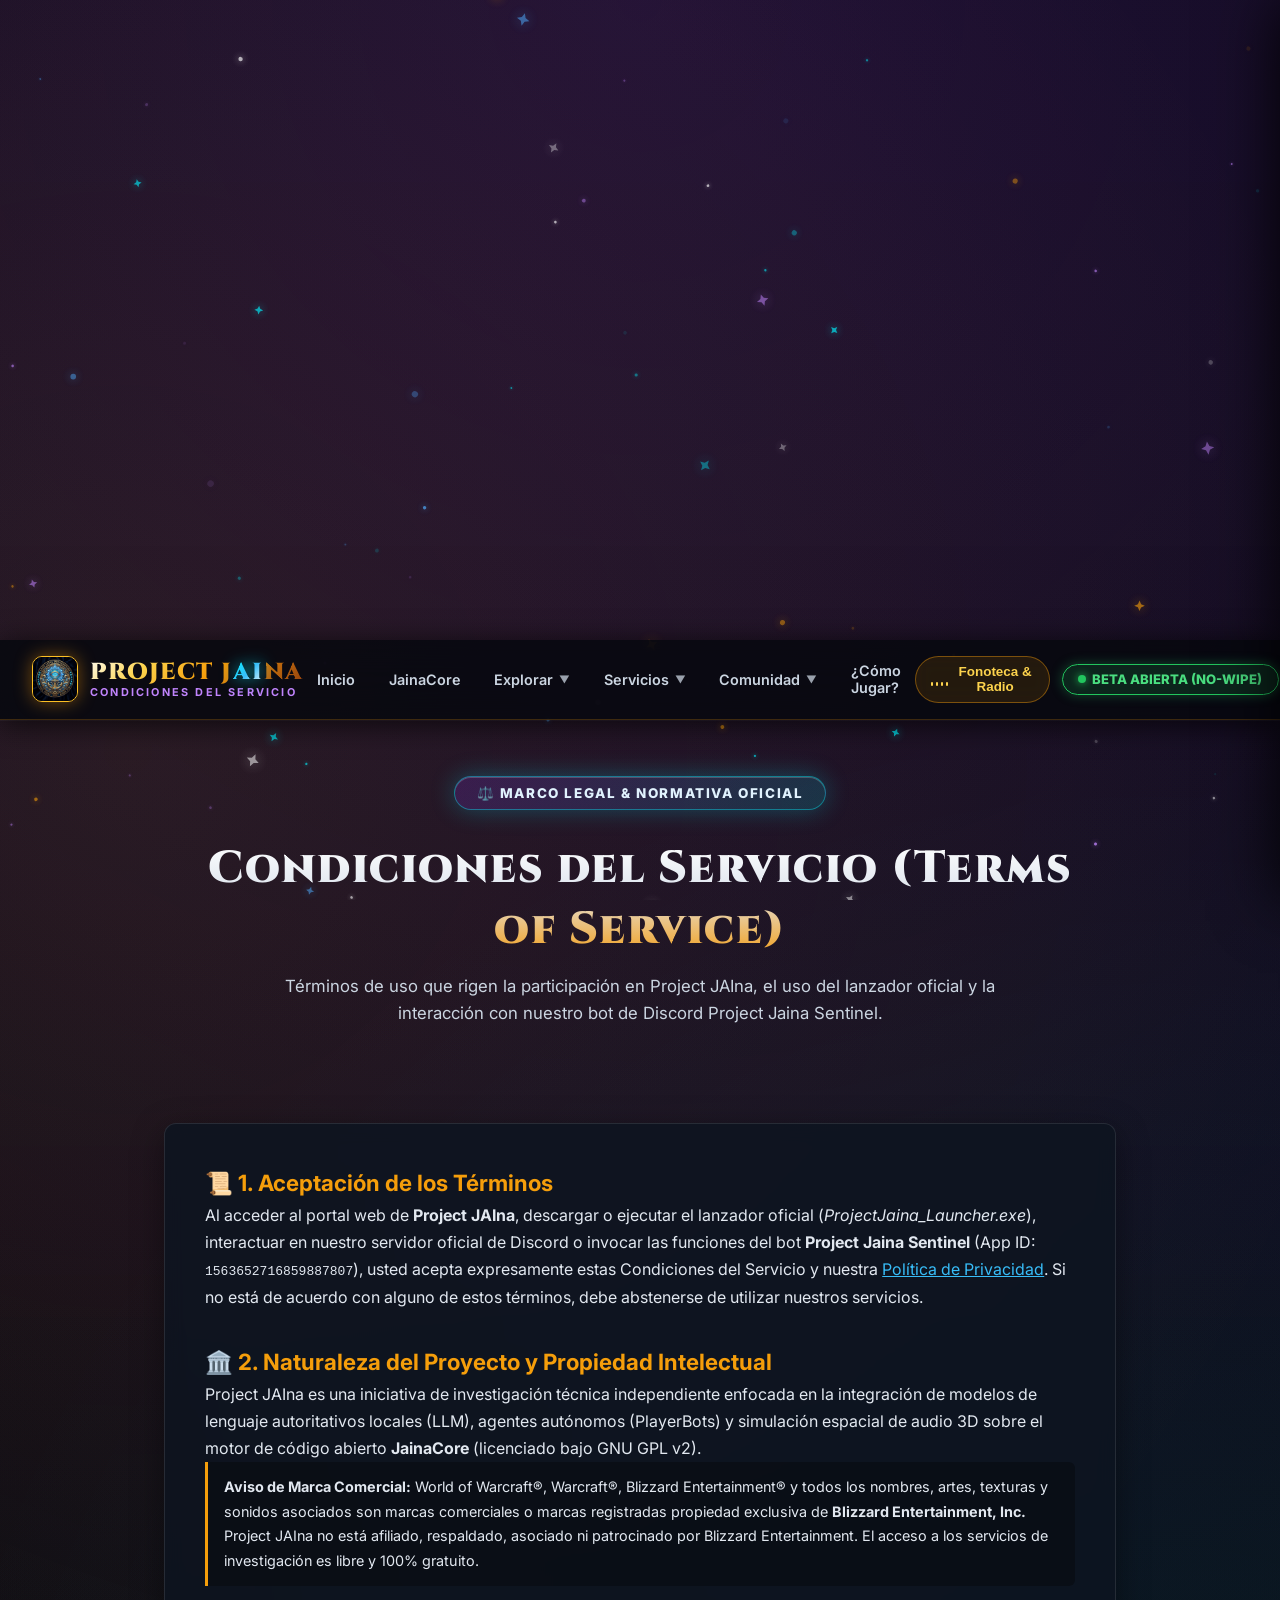
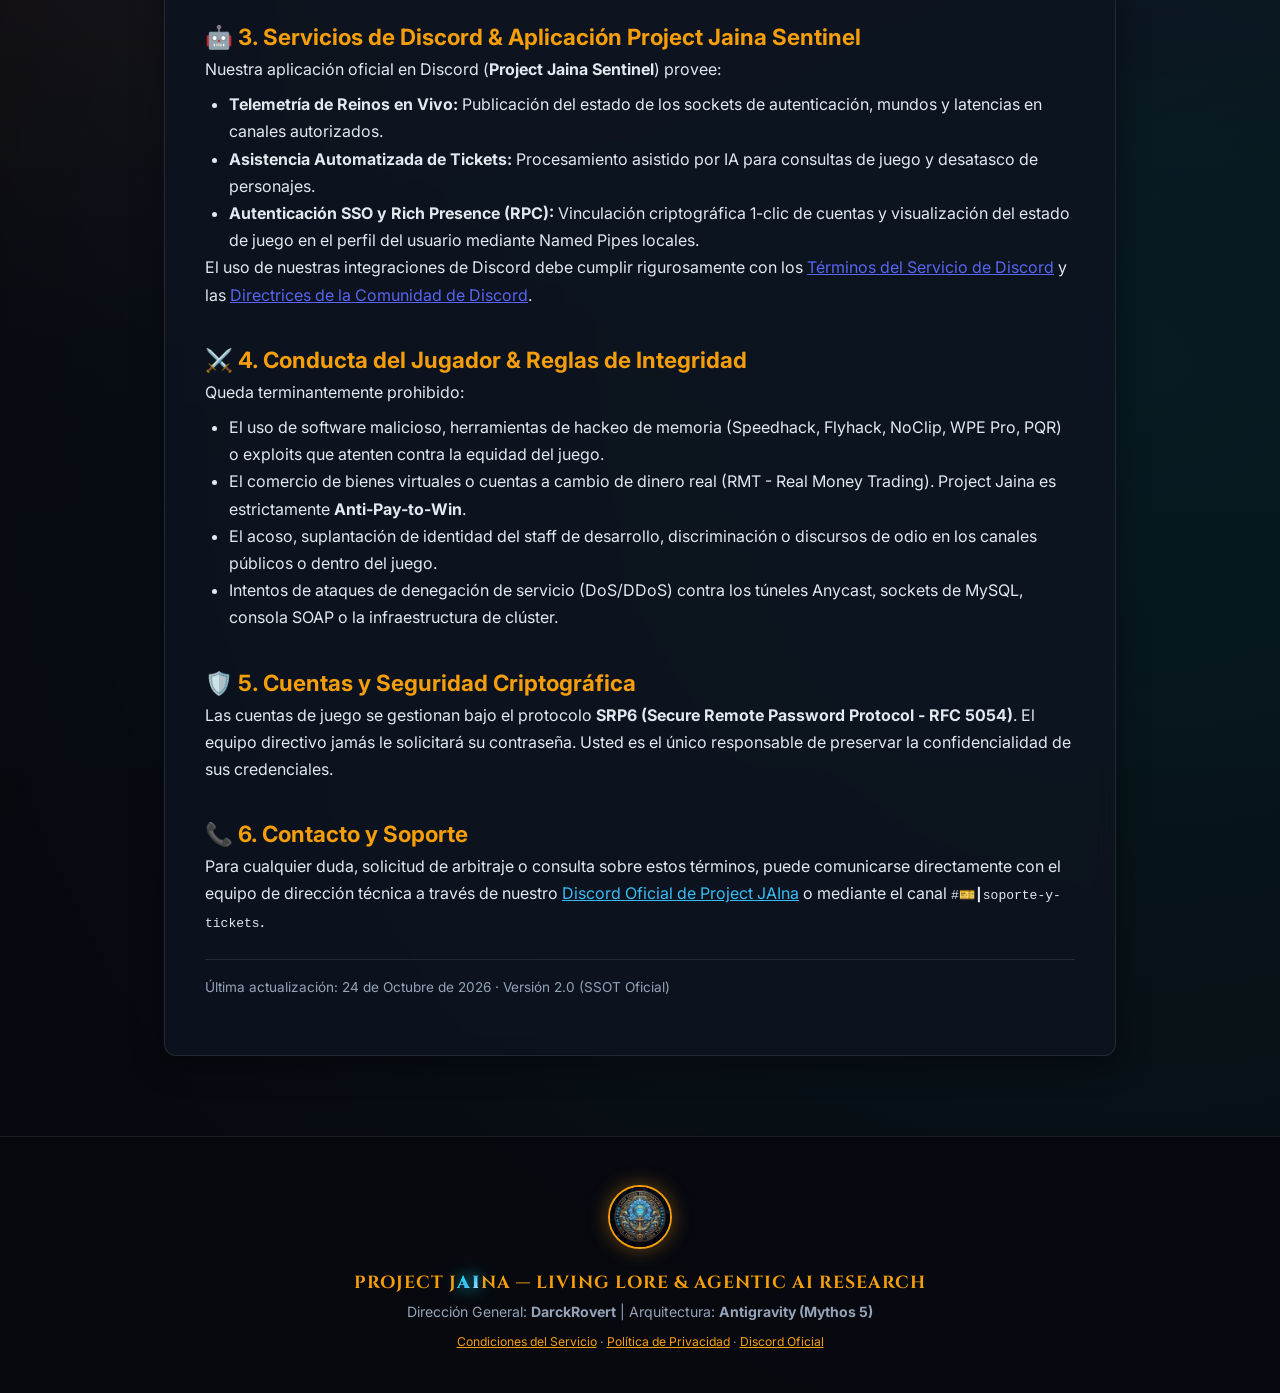
<file: terms.html>
<!DOCTYPE html>
<html lang="es">
<head>
<meta name="color-scheme" content="dark only"/>
<meta name="darkreader-lock"/>
    <meta charset="UTF-8">
    <meta name="viewport" content="width=device-width, initial-scale=1.0">
    <title>Condiciones del Servicio — Project JAIna | Living Lore & AI</title>
        <!-- GOOGLE FONTS PRECONNECT & OPTIMIZACIÓN DE RENDERIZADO AAA -->
    <link rel="preconnect" href="https://fonts.googleapis.com">
    <link rel="preconnect" href="https://fonts.gstatic.com" crossorigin>
    <link href="https://fonts.googleapis.com/css2?family=Cinzel+Decorative:wght@700;900&family=Cinzel:wght@500;700;900&family=Inter:wght@300;400;500;600;700&family=JetBrains+Mono:wght@500;700&family=Outfit:wght@400;500;600;700;800&display=swap" rel="stylesheet">
    <link rel="stylesheet" href="css/style.css?v=20261030_v710">
    <link rel="stylesheet" href="css/jaina_jukebox.css?v=20261030_v710">
    <link rel="icon" href="images/jaina_crest_logo.jpg">
</head>
<body>
    <canvas id="particles-canvas"></canvas>

    <!-- NAVBAR AAA DE ALTA FIDELIDAD -->
    <nav class="navbar" id="mainNavbar">
        <a href="index.html" class="brand-container">
            <img src="images/jaina_crest_logo.jpg" alt="Project JAIna Crest" class="brand-logo-img" width="46" height="46" fetchpriority="high" decoding="async">
            <div>
                <div class="brand-title">PROJECT J<span class="brand-ai-spark">AI</span>NA</div>
                <div class="brand-subtitle">CONDICIONES DEL SERVICIO</div>
            </div>
        </a>

        <ul class="nav-links" id="navbarLinks">
            <li><a href="index.html" >Inicio</a></li>
            <li><a href="jainacore.html">JainaCore</a></li>
            
            <!-- DROPDOWN: EXPLORAR -->
            <li class="nav-item-dropdown">
                <button class="dropdown-trigger" type="button" aria-expanded="false">
                    <span>Explorar</span>
                    <span class="dropdown-chevron">▼</span>
                </button>
                <div class="nav-dropdown-menu">
                    <a href="#linea-de-fases" class="dropdown-item-link">
                        <span class="dropdown-item-icon">⏳</span>
                        <div class="dropdown-item-text">
                            <span class="dropdown-item-title">Línea de Fases & Eras</span>
                            <span class="dropdown-item-desc">Vanilla 60 a WotLK 80 Progresivo</span>
                        </div>
                    </a>
                    <a href="#modos-de-juego" class="dropdown-item-link">
                        <span class="dropdown-item-icon">💀</span>
                        <div class="dropdown-item-text">
                            <span class="dropdown-item-title">Modos de Juego & Retos</span>
                            <span class="dropdown-item-desc">Normal, Hardcore, Ironman, Die & Rise y Reto Andino</span>
                        </div>
                    </a>
                    <a href="#economia-del-reino" class="dropdown-item-link">
                        <span class="dropdown-item-icon">🪙</span>
                        <div class="dropdown-item-text">
                            <span class="dropdown-item-title">Economía & Monedas</span>
                            <span class="dropdown-item-desc">Tokens de Jaina, Fichas de Evento y Subastas Vivas</span>
                        </div>
                    </a>
                    <a href="#living-lore" class="dropdown-item-link">
                        <span class="dropdown-item-icon">🧠</span>
                        <div class="dropdown-item-text">
                            <span class="dropdown-item-title">Lore Viviente & Simulador IA</span>
                            <span class="dropdown-item-desc">HeroBots y LLM neuronal local</span>
                        </div>
                    </a>
                    <a href="#mundo-viviente" class="dropdown-item-link">
                        <span class="dropdown-item-icon">🏰</span>
                        <div class="dropdown-item-text">
                            <span class="dropdown-item-title">Baluartes & Galeón Naval</span>
                            <span class="dropdown-item-desc">Enclaves de hermandad y eventos vivos</span>
                        </div>
                    </a>
                    <a href="#addons-showcase" class="dropdown-item-link">
                        <span class="dropdown-item-icon">🧩</span>
                        <div class="dropdown-item-text">
                            <span class="dropdown-item-title">Suite de 21 AddOns Oficiales</span>
                            <span class="dropdown-item-desc">MultiBot, DragonflightUI, Wardrobe y más</span>
                        </div>
                    </a>
                    <a href="#trailer-cinematico" class="dropdown-item-link">
                        <span class="dropdown-item-icon">🎬</span>
                        <div class="dropdown-item-text">
                            <span class="dropdown-item-title">Cinemática de Rasganorte</span>
                            <span class="dropdown-item-desc">Wrath of the Lich King en 4K</span>
                        </div>
                    </a>
                </div>
            </li>

            <!-- DROPDOWN: SERVICIOS -->
            <li class="nav-item-dropdown">
                <button class="dropdown-trigger" type="button" aria-expanded="false">
                    <span>Servicios</span>
                    <span class="dropdown-chevron">▼</span>
                </button>
                <div class="nav-dropdown-menu">
                    <a href="cuenta.html" class="dropdown-item-link">
                        <span class="dropdown-item-icon">👑</span>
                        <div class="dropdown-item-text">
                            <span class="dropdown-item-title">Panel de Mi Cuenta</span>
                            <span class="dropdown-item-desc">Gestión integral, personajes y unstuck</span>
                        </div>
                    </a>
                    <a href="database.html" class="dropdown-item-link">
                        <span class="dropdown-item-icon">📚</span>
                        <div class="dropdown-item-text">
                            <span class="dropdown-item-title">Base de Datos del Reino</span>
                            <span class="dropdown-item-desc">Items, hechizos y tablas de botín</span>
                        </div>
                    </a>
                    <a href="armeria.html" class="dropdown-item-link">
                        <span class="dropdown-item-icon">⚔️</span>
                        <div class="dropdown-item-text">
                            <span class="dropdown-item-title">Armería de Campeones</span>
                            <span class="dropdown-item-desc">Inspección de personajes y talentos</span>
                        </div>
                    </a>
                    <a href="tienda.html" class="dropdown-item-link">
                        <span class="dropdown-item-icon">💎</span>
                        <div class="dropdown-item-text">
                            <span class="dropdown-item-title">Tienda & Donaciones</span>
                            <span class="dropdown-item-desc">Cosméticos exclusivos y apoyo</span>
                        </div>
                    </a>
                    <a href="registro.html" class="dropdown-item-link">
                        <span class="dropdown-item-icon">🛡️</span>
                        <div class="dropdown-item-text">
                            <span class="dropdown-item-title">Crear Cuenta SRP6</span>
                            <span class="dropdown-item-desc">Registro criptográfico instantáneo</span>
                        </div>
                    </a>
                </div>
            </li>

            <!-- DROPDOWN: COMUNIDAD -->
            <li class="nav-item-dropdown">
                <button class="dropdown-trigger" type="button" aria-expanded="false">
                    <span>Comunidad</span>
                    <span class="dropdown-chevron">▼</span>
                </button>
                <div class="nav-dropdown-menu">
                    <a href="wiki/index.html" class="dropdown-item-link">
                        <span class="dropdown-item-icon">📖</span>
                        <div class="dropdown-item-text">
                            <span class="dropdown-item-title">Wiki Oficial de Project JAIna</span>
                            <span class="dropdown-item-desc">Guías completas, comandos y mecánicas</span>
                        </div>
                    </a>
                    <a href="voz/index.html" class="dropdown-item-link">
                        <span class="dropdown-item-icon">🎙️</span>
                        <div class="dropdown-item-text">
                            <span class="dropdown-item-title">Voz Espacial 3D (WebRTC)</span>
                            <span class="dropdown-item-desc">Audio posicional 3D (Zero-VPN)</span>
                        </div>
                    </a>
                    <a href="radio/index.html" class="dropdown-item-link">
                        <span class="dropdown-item-icon">📻</span>
                        <div class="dropdown-item-text">
                            <span class="dropdown-item-title">Kirin Tor Radio 24/7</span>
                            <span class="dropdown-item-desc">Streaming en vivo: Folk, Lofi, Épico y Metal</span>
                        </div>
                    </a>
                    <a href="bugs.html" class="dropdown-item-link">
                        <span class="dropdown-item-icon">🐛</span>
                        <div class="dropdown-item-text">
                            <span class="dropdown-item-title">BugTracker Oficial</span>
                            <span class="dropdown-item-desc">Reportes de incidencias y parches</span>
                        </div>
                    </a>
                    <a href="#comunidad-creadores" class="dropdown-item-link">
                        <span class="dropdown-item-icon">🔥</span>
                        <div class="dropdown-item-text">
                            <span class="dropdown-item-title">Refugio de Creadores</span>
                            <span class="dropdown-item-desc">Esta es tu casa · Apoyo a streamers, músicos y artistas</span>
                        </div>
                    </a>
                    <a href="#fonoteca-taberna" class="dropdown-item-link">
                        <span class="dropdown-item-icon">🎶</span>
                        <div class="dropdown-item-text">
                            <span class="dropdown-item-title">Fonoteca & Jukebox Lo-Fi</span>
                            <span class="dropdown-item-desc">Peacebloom Burn Slow & Beats de Azeroth</span>
                        </div>
                    </a>
                    <a href="https://discord.gg/cXxMuRJrfy" target="_blank" rel="noopener noreferrer" class="dropdown-item-link">
                        <span class="dropdown-item-icon">💬</span>
                        <div class="dropdown-item-text">
                            <span class="dropdown-item-title">Discord Oficial</span>
                            <span class="dropdown-item-desc">Comunidad activa y soporte directo</span>
                        </div>
                    </a>
                </div>
            </li>

            <li><a href="index.html#como-jugar">¿Cómo Jugar?</a></li>
        </ul>

        <div class="nav-actions-tray">
            <button id="ambientAudioBtn" class="ambient-audio-btn" title="Fonoteca de la Taberna: Peacebloom Lo-Fi & Ecos de Azeroth">
                <div class="equalizer-wave">
                    <span class="eq-bar"></span>
                    <span class="eq-bar"></span>
                    <span class="eq-bar"></span>
                    <span class="eq-bar"></span>
                </div>
                <span class="audio-label">Fonoteca & Radio</span>
            </button>
            <a href="#fase-beta" class="btn-beta-live-pill" style="display: inline-flex; align-items: center; gap: 6px; background: rgba(34, 197, 94, 0.15); border: 1px solid #22c55e; color: #4ade80; padding: 0.4rem 0.95rem; border-radius: 9999px; font-size: 0.82rem; font-weight: 800; text-decoration: none; box-shadow: 0 0 12px rgba(34, 197, 94, 0.35);"><span style="width: 8px; height: 8px; border-radius: 50%; background: #22c55e; box-shadow: 0 0 8px #22c55e;"></span>BETA ABIERTA (NO-WIPE)</a>
            <a href="index.html#como-jugar" class="btn-play-web-nav"><span>⚡</span> CÓMO JUGAR</a>
            <a href="registro.html" class="btn-cta-nav">Jugar Gratis</a>
            <button class="mobile-nav-toggle" id="mobileNavToggle" aria-label="Abrir Menú de Navegación">☰</button>
        </div>
    </nav>

    <!-- HERO -->
    <header class="subpage-hero">
        <div class="hero-badge">⚖️ Marco Legal & Normativa Oficial</div>
        <h1 class="subpage-title">Condiciones del Servicio (Terms of Service)</h1>
        <p class="subpage-desc">Términos de uso que rigen la participación en Project JAIna, el uso del lanzador oficial y la interacción con nuestro bot de Discord Project Jaina Sentinel.</p>
    </header>

    <main style="max-width: 1000px; margin: 0 auto; padding: 2rem 1.5rem 5rem; position: relative; z-index: 2; color: #e2e8f0; line-height: 1.7;">
        
        <div style="background: rgba(13, 20, 32, 0.85); border: 1px solid rgba(255, 255, 255, 0.1); border-radius: 12px; padding: 2.5rem; backdrop-filter: blur(10px); box-shadow: 0 8px 32px rgba(0,0,0,0.4);">
            
            <section style="margin-bottom: 2rem;">
                <h2 style="color: var(--gold-primary); font-size: 1.4rem; margin-top: 0; display: flex; align-items: center; gap: 8px;">
                    <span>📜 1. Aceptación de los Términos</span>
                </h2>
                <p>
                    Al acceder al portal web de <strong>Project JAIna</strong>, descargar o ejecutar el lanzador oficial (<em>ProjectJaina_Launcher.exe</em>), interactuar en nuestro servidor oficial de Discord o invocar las funciones del bot <strong>Project Jaina Sentinel</strong> (App ID: <code>1563652716859887807</code>), usted acepta expresamente estas Condiciones del Servicio y nuestra <a href="privacy.html" style="color: #38bdf8; text-decoration: underline;">Política de Privacidad</a>. Si no está de acuerdo con alguno de estos términos, debe abstenerse de utilizar nuestros servicios.
                </p>
            </section>

            <section style="margin-bottom: 2rem;">
                <h2 style="color: var(--gold-primary); font-size: 1.4rem; display: flex; align-items: center; gap: 8px;">
                    <span>🏛️ 2. Naturaleza del Proyecto y Propiedad Intelectual</span>
                </h2>
                <p>
                    Project JAIna es una iniciativa de investigación técnica independiente enfocada en la integración de modelos de lenguaje autoritativos locales (LLM), agentes autónomos (PlayerBots) y simulación espacial de audio 3D sobre el motor de código abierto <strong>JainaCore</strong> (licenciado bajo GNU GPL v2).
                </p>
                <p style="background: rgba(0,0,0,0.3); border-left: 3px solid var(--gold-primary); padding: 0.8rem 1rem; border-radius: 0 6px 6px 0; font-size: 0.9rem;">
                    <strong>Aviso de Marca Comercial:</strong> World of Warcraft®, Warcraft®, Blizzard Entertainment® y todos los nombres, artes, texturas y sonidos asociados son marcas comerciales o marcas registradas propiedad exclusiva de <strong>Blizzard Entertainment, Inc.</strong> Project JAIna no está afiliado, respaldado, asociado ni patrocinado por Blizzard Entertainment. El acceso a los servicios de investigación es libre y 100% gratuito.
                </p>
            </section>

            <section style="margin-bottom: 2rem;">
                <h2 style="color: var(--gold-primary); font-size: 1.4rem; display: flex; align-items: center; gap: 8px;">
                    <span>🤖 3. Servicios de Discord & Aplicación Project Jaina Sentinel</span>
                </h2>
                <p>
                    Nuestra aplicación oficial en Discord (<strong>Project Jaina Sentinel</strong>) provee:
                </p>
                <ul style="padding-left: 1.5rem; margin-top: 0.5rem;">
                    <li><strong>Telemetría de Reinos en Vivo:</strong> Publicación del estado de los sockets de autenticación, mundos y latencias en canales autorizados.</li>
                    <li><strong>Asistencia Automatizada de Tickets:</strong> Procesamiento asistido por IA para consultas de juego y desatasco de personajes.</li>
                    <li><strong>Autenticación SSO y Rich Presence (RPC):</strong> Vinculación criptográfica 1-clic de cuentas y visualización del estado de juego en el perfil del usuario mediante Named Pipes locales.</li>
                </ul>
                <p>
                    El uso de nuestras integraciones de Discord debe cumplir rigurosamente con los <a href="https://discord.com/terms" target="_blank" rel="noopener noreferrer" style="color: #5865F2; text-decoration: underline;">Términos del Servicio de Discord</a> y las <a href="https://discord.com/guidelines" target="_blank" rel="noopener noreferrer" style="color: #5865F2; text-decoration: underline;">Directrices de la Comunidad de Discord</a>.
                </p>
            </section>

            <section style="margin-bottom: 2rem;">
                <h2 style="color: var(--gold-primary); font-size: 1.4rem; display: flex; align-items: center; gap: 8px;">
                    <span>⚔️ 4. Conducta del Jugador & Reglas de Integridad</span>
                </h2>
                <p>Queda terminantemente prohibido:</p>
                <ul style="padding-left: 1.5rem; margin-top: 0.5rem;">
                    <li>El uso de software malicioso, herramientas de hackeo de memoria (Speedhack, Flyhack, NoClip, WPE Pro, PQR) o exploits que atenten contra la equidad del juego.</li>
                    <li>El comercio de bienes virtuales o cuentas a cambio de dinero real (RMT - Real Money Trading). Project Jaina es estrictamente <strong>Anti-Pay-to-Win</strong>.</li>
                    <li>El acoso, suplantación de identidad del staff de desarrollo, discriminación o discursos de odio en los canales públicos o dentro del juego.</li>
                    <li>Intentos de ataques de denegación de servicio (DoS/DDoS) contra los túneles Anycast, sockets de MySQL, consola SOAP o la infraestructura de clúster.</li>
                </ul>
            </section>

            <section style="margin-bottom: 2rem;">
                <h2 style="color: var(--gold-primary); font-size: 1.4rem; display: flex; align-items: center; gap: 8px;">
                    <span>🛡️ 5. Cuentas y Seguridad Criptográfica</span>
                </h2>
                <p>
                    Las cuentas de juego se gestionan bajo el protocolo <strong>SRP6 (Secure Remote Password Protocol - RFC 5054)</strong>. El equipo directivo jamás le solicitará su contraseña. Usted es el único responsable de preservar la confidencialidad de sus credenciales.
                </p>
            </section>

            <section style="margin-bottom: 1rem;">
                <h2 style="color: var(--gold-primary); font-size: 1.4rem; display: flex; align-items: center; gap: 8px;">
                    <span>📞 6. Contacto y Soporte</span>
                </h2>
                <p>
                    Para cualquier duda, solicitud de arbitraje o consulta sobre estos términos, puede comunicarse directamente con el equipo de dirección técnica a través de nuestro <a href="https://discord.gg/cXxMuRJrfy" target="_blank" rel="noopener noreferrer" style="color: #38bdf8; text-decoration: underline;">Discord Oficial de Project JAIna</a> o mediante el canal <code>#🎫┃soporte-y-tickets</code>.
                </p>
                <p style="font-size: 0.85rem; color: var(--text-muted); margin-top: 1.5rem; border-top: 1px solid rgba(255,255,255,0.1); padding-top: 1rem;">
                    Última actualización: 24 de Octubre de 2026 · Versión 2.0 (SSOT Oficial)
                </p>
            </section>

        </div>
    </main>

    <!-- FOOTER -->
    <footer>
        <div class="footer-crest-container">
            <img src="images/jaina_crest_logo.jpg" alt="Project JAIna Crest" class="footer-crest-img" loading="lazy" decoding="async">
        </div>
        <div class="credits-lead">PROJECT J<span class="brand-ai-spark">AI</span>NA — LIVING LORE & AGENTIC AI RESEARCH</div>
        <p>Dirección General: <strong>DarckRovert</strong> | Arquitectura: <strong>Antigravity (Mythos 5)</strong></p>
        <p style="margin-top: 0.8rem; font-size: 0.76rem; color: var(--text-muted); max-width: 900px; margin-left: auto; margin-right: auto; line-height: 1.5;">
            <a href="terms.html" style="color: var(--gold-primary); text-decoration: underline;">Condiciones del Servicio</a> · 
            <a href="privacy.html" style="color: var(--gold-primary); text-decoration: underline;">Política de Privacidad</a> · 
            <a href="https://discord.gg/cXxMuRJrfy" target="_blank" style="color: var(--gold-primary); text-decoration: underline;">Discord Oficial</a>
        </p>
    </footer>

    <script src="js/config.js?v=20261030_v710"></script>
    <script src="js/particles.js?v=20261030_v710"></script>
    <script src="js/auth.js?v=20261116_v745"></script>
    <script src="js/navbar.js?v=20261030_v710"></script>
    <script src="js/audio_ambient.js?v=20261030_v710"></script>
    <script src="js/jaina_jukebox.js?v=20261030_v710"></script>
</body>
</html>
</file>
<file: css/style.css>
/* ==============================================================================
   Project JAIna — Hoja de Estilos Maestra del Portal Oficial AAA
   Diseño: Dark Fantasy / Obsidian & Gold / Glassmorphism de Alta Fidelidad
   Estándar: AAA MMORPG (Mythos 5 Architecture)
   ============================================================================== */

/* Google Fonts preloaded in HTML <head> for zero-FOUT AAA performance */

:root {
    --bg-dark: #07090f;
    --bg-dark-alt: #0b0f19;
    --bg-card: rgba(13, 18, 30, 0.82);
    --bg-card-hover: rgba(18, 25, 42, 0.92);
    --border-gold: rgba(245, 158, 11, 0.35);
    --border-gold-bright: #fbbf24;
    --gold-primary: #f59e0b;
    --gold-bright: #fcd34d;
    --gold-gradient: linear-gradient(135deg, #fef08a 0%, #f59e0b 50%, #b45309 100%);
    --gold-metallic: linear-gradient(135deg, #fffbeb 0%, #fcd34d 25%, #f59e0b 55%, #92400e 100%);
    --frost-cyan: #00f2fe;
    --frost-azure: #38bdf8;
    --frost-gradient: linear-gradient(135deg, #00f2fe 0%, #38bdf8 50%, #0284c7 100%);
    --arcane-purple: #c084fc;
    --void-purple: #9333ea;
    --void-gradient: linear-gradient(135deg, #e9d5ff 0%, #a855f7 50%, #6b21a8 100%);
    --text-primary: #f8fafc;
    --text-secondary: #cbd5e1;
    --text-muted: #94a3b8;
    --status-online: #10b981;
    --status-offline: #ef4444;
    --shadow-gold: 0 10px 30px rgba(245, 158, 11, 0.18);
    --shadow-void: 0 10px 30px rgba(168, 85, 247, 0.22);
    --shadow-frost: 0 10px 30px rgba(0, 242, 254, 0.2);
    --radius-lg: 16px;
    --radius-md: 10px;
    --radius-sm: 6px;
}

* {
    margin: 0;
    padding: 0;
    box-sizing: border-box;
}

html {
    scroll-behavior: smooth;
    scrollbar-width: thin;
    scrollbar-color: #f59e0b #07090f;
}

/* Scrollbar Personalizado Estilo Kirin Tor (Fallback WebKit) */
@supports not (scrollbar-color: auto) {
    ::-webkit-scrollbar {
        width: 8px;
        height: 8px;
    }
    ::-webkit-scrollbar-track {
        background: #07090f;
    }
    ::-webkit-scrollbar-thumb {
        background: linear-gradient(180deg, #f59e0b 0%, #78350f 100%);
        border-radius: 4px;
    }
    ::-webkit-scrollbar-thumb:hover {
        background: #fbbf24;
    }
}

body {
    background-color: var(--bg-dark);
    background-image: 
        radial-gradient(circle at 50% 0%, rgba(147, 51, 234, 0.18) 0%, transparent 65%),
        radial-gradient(circle at 10% 25%, rgba(245, 158, 11, 0.1) 0%, transparent 50%),
        radial-gradient(circle at 90% 65%, rgba(0, 242, 254, 0.08) 0%, transparent 55%),
        linear-gradient(180deg, rgba(7, 9, 15, 0.4) 0%, rgba(7, 9, 15, 0.95) 100%);
    color: var(--text-primary);
    font-family: 'Inter', -apple-system, BlinkMacSystemFont, 'Segoe UI', Roboto, sans-serif;
    min-height: 100vh;
    display: flex;
    flex-direction: column;
    overflow-x: hidden;
}

/* ==============================================================================
   NAVBAR AAA DE ALTA FIDELIDAD & MENÚS DESPLEGABLES
   ============================================================================== */
.navbar {
    position: sticky;
    top: 0;
    z-index: 1000;
    background: rgba(7, 9, 15, 0.88);
    backdrop-filter: blur(24px);
    -webkit-backdrop-filter: blur(24px);
    border-bottom: 1px solid rgba(245, 158, 11, 0.22);
    box-shadow: 0 4px 30px rgba(0, 0, 0, 0.7), 0 1px 0 rgba(255, 255, 255, 0.06);
    padding: 0.75rem 2rem;
    display: flex;
    justify-content: space-between;
    align-items: center;
    transition: all 0.3s ease;
}

.navbar.scrolled {
    background: rgba(5, 7, 12, 0.96);
    box-shadow: 0 8px 36px rgba(0, 0, 0, 0.85), 0 1px 0 rgba(245, 158, 11, 0.35);
    padding: 0.55rem 2rem;
}

.brand-container {
    display: flex;
    align-items: center;
    gap: 12px;
    text-decoration: none;
    flex-shrink: 0;
}

.brand-logo-img {
    width: 46px;
    height: 46px;
    border-radius: 10px;
    border: 1px solid var(--border-gold-bright);
    object-fit: cover;
    box-shadow: 0 0 18px rgba(245, 158, 11, 0.45);
    transition: transform 0.35s cubic-bezier(0.34, 1.56, 0.64, 1), box-shadow 0.35s ease;
}

.brand-container:hover .brand-logo-img {
    transform: scale(1.1) rotate(-3deg);
    box-shadow: 0 0 25px rgba(245, 158, 11, 0.75);
}

.brand-title {
    font-family: 'Cinzel', serif;
    font-size: 1.45rem;
    font-weight: 900;
    background: var(--gold-metallic);
    -webkit-background-clip: text;
    -webkit-text-fill-color: transparent;
    letter-spacing: 1.5px;
    line-height: 1.1;
}

.brand-ai-spark {
    background: linear-gradient(135deg, #00f2fe 0%, #38bdf8 50%, #ffffff 100%);
    -webkit-background-clip: text;
    -webkit-text-fill-color: transparent;
    filter: drop-shadow(0 0 8px rgba(0, 242, 254, 0.85));
    font-weight: 900;
    letter-spacing: 2px;
    display: inline-block;
    animation: ai-pulse 3s ease-in-out infinite alternate;
}

@keyframes ai-pulse {
    0% {
        filter: drop-shadow(0 0 5px rgba(0, 242, 254, 0.6));
    }
    100% {
        filter: drop-shadow(0 0 14px rgba(0, 242, 254, 1)) drop-shadow(0 0 24px rgba(56, 189, 248, 0.8));
    }
}

.brand-subtitle {
    font-size: 0.68rem;
    font-weight: 700;
    color: var(--arcane-purple);
    letter-spacing: 2.2px;
    text-transform: uppercase;
}

/* Nav Link Groups & Dropdowns */
.nav-links {
    display: flex;
    gap: 0.4rem;
    align-items: center;
    list-style: none;
    margin: 0;
    padding: 0;
}

.nav-link-item {
    position: relative;
}

.nav-links > li > a,
.dropdown-trigger {
    color: var(--text-secondary);
    text-decoration: none;
    font-size: 0.90rem;
    font-weight: 600;
    padding: 0.55rem 0.85rem;
    border-radius: 8px;
    transition: all 0.25s ease;
    display: inline-flex;
    align-items: center;
    gap: 6px;
    cursor: pointer;
    background: transparent;
    border: none;
    font-family: inherit;
}

.nav-links > li > a:hover,
.nav-links > li > a.active,
.dropdown-trigger:hover,
.nav-item-dropdown:hover .dropdown-trigger {
    color: var(--gold-bright);
    background: rgba(245, 158, 11, 0.12);
}

.dropdown-chevron {
    font-size: 0.65rem;
    transition: transform 0.25s ease;
    opacity: 0.75;
}

.nav-item-dropdown:hover .dropdown-chevron,
.nav-item-dropdown.dropdown-active .dropdown-chevron {
    transform: rotate(180deg);
    color: var(--gold-bright);
    opacity: 1;
}

/* Dropdown Sub-Menus */
.nav-dropdown-menu {
    position: absolute;
    top: calc(100% + 8px);
    left: 0;
    min-width: 260px;
    background: rgba(8, 12, 22, 0.96);
    backdrop-filter: blur(28px);
    -webkit-backdrop-filter: blur(28px);
    border: 1px solid rgba(245, 158, 11, 0.32);
    border-radius: 12px;
    padding: 0.6rem;
    box-shadow: 0 20px 50px rgba(0, 0, 0, 0.85), 0 0 25px rgba(245, 158, 11, 0.16);
    opacity: 0;
    visibility: hidden;
    transform: translateY(10px);
    transition: opacity 0.25s ease, transform 0.25s cubic-bezier(0.34, 1.56, 0.64, 1), visibility 0.25s;
    z-index: 1050;
    display: flex;
    flex-direction: column;
    gap: 4px;
    pointer-events: none;
}

.nav-dropdown-menu::before {
    content: '';
    position: absolute;
    top: -6px;
    left: 20px;
    width: 10px;
    height: 10px;
    background: rgba(8, 12, 22, 0.96);
    border-top: 1px solid rgba(245, 158, 11, 0.32);
    border-left: 1px solid rgba(245, 158, 11, 0.32);
    transform: rotate(45deg);
}

.nav-item-dropdown:hover .nav-dropdown-menu,
.nav-item-dropdown:focus-within .nav-dropdown-menu,
.nav-item-dropdown.dropdown-active .nav-dropdown-menu {
    opacity: 1;
    visibility: visible;
    transform: translateY(0);
    pointer-events: auto;
}

.dropdown-item-link {
    display: flex;
    align-items: center;
    gap: 12px;
    padding: 0.65rem 0.85rem;
    border-radius: 8px;
    text-decoration: none;
    color: #e2e8f0;
    transition: all 0.2s ease;
}

.dropdown-item-link:hover {
    background: rgba(245, 158, 11, 0.15);
    color: var(--gold-bright);
    transform: translateX(4px);
}

.dropdown-item-icon {
    font-size: 1.25rem;
    flex-shrink: 0;
}

.dropdown-item-text {
    display: flex;
    flex-direction: column;
}

.dropdown-item-title {
    font-size: 0.86rem;
    font-weight: 700;
    color: inherit;
    line-height: 1.2;
}

.dropdown-item-desc {
    font-size: 0.72rem;
    color: var(--text-muted);
    line-height: 1.3;
    margin-top: 2px;
}

/* Nav Action Tray */
.nav-actions-tray {
    display: flex;
    align-items: center;
    gap: 12px;
}

.btn-cta-nav {
    position: relative;
    overflow: hidden;
    background: var(--gold-metallic);
    color: #0b0f19 !important;
    font-family: 'Cinzel', serif;
    font-weight: 800 !important;
    font-size: 0.88rem;
    letter-spacing: 0.6px;
    border-radius: 8px;
    padding: 0.55rem 1.35rem !important;
    box-shadow: 0 4px 20px rgba(245, 158, 11, 0.4), inset 0 1px 0 rgba(255, 255, 255, 0.4);
    transition: transform 0.25s ease, box-shadow 0.25s ease !important;
    text-decoration: none;
    white-space: nowrap;
}

.btn-cta-nav::after {
    content: '';
    position: absolute;
    top: -50%;
    left: -150%;
    width: 100%;
    height: 200%;
    background: linear-gradient(90deg, transparent, rgba(255, 255, 255, 0.5), transparent);
    transform: rotate(25deg);
    animation: sheenSweep 4s infinite cubic-bezier(0.4, 0, 0.2, 1);
}

@keyframes sheenSweep {
    0% { left: -150%; }
    30%, 100% { left: 200%; }
}

.btn-cta-nav:hover {
    transform: translateY(-2px) scale(1.02);
    box-shadow: 0 8px 30px rgba(245, 158, 11, 0.65);
}

/* Mobile Menu Toggle Button */
.mobile-nav-toggle {
    display: none;
    background: transparent;
    border: 1px solid rgba(245, 158, 11, 0.35);
    border-radius: 8px;
    padding: 0.5rem;
    color: var(--gold-primary);
    font-size: 1.3rem;
    cursor: pointer;
    line-height: 1;
}

@media (max-width: 1180px) {
    .mobile-nav-toggle {
        display: block;
    }

    .nav-links {
        position: fixed;
        top: 65px;
        left: 0;
        right: 0;
        bottom: 0;
        background: rgba(7, 9, 15, 0.98);
        backdrop-filter: blur(28px);
        -webkit-backdrop-filter: blur(28px);
        flex-direction: column;
        align-items: stretch;
        padding: 1.5rem;
        gap: 0.8rem;
        overflow-y: auto;
        opacity: 0;
        pointer-events: none;
        transform: translateY(-10px);
        transition: opacity 0.3s ease, transform 0.3s ease;
        z-index: 999;
    }

    .nav-links.nav-open {
        opacity: 1;
        pointer-events: auto;
        transform: translateY(0);
    }

    .nav-dropdown-menu {
        position: static;
        opacity: 1;
        visibility: visible;
        transform: none;
        box-shadow: none;
        background: rgba(15, 23, 42, 0.4);
        margin-top: 6px;
        padding: 0.4rem;
    }
}

/* ==============================================================================
   HERO SECTION — ESCENARIO CINEMÁTICO DE CLASE MUNDIAL
   ============================================================================== */
.hero {
    padding: 4.5rem 2rem 3rem;
    text-align: center;
    max-width: 1140px;
    margin: 0 auto;
    position: relative;
    z-index: 2;
}

.hero-badge {
    display: inline-flex;
    align-items: center;
    gap: 8px;
    background: linear-gradient(135deg, rgba(147, 51, 234, 0.2) 0%, rgba(0, 242, 254, 0.15) 100%);
    border: 1px solid rgba(0, 242, 254, 0.4);
    padding: 8px 22px;
    border-radius: 50px;
    font-size: 0.84rem;
    font-weight: 800;
    color: #e0f2fe;
    margin-bottom: 1.8rem;
    text-transform: uppercase;
    letter-spacing: 1.6px;
    box-shadow: 0 0 25px rgba(0, 242, 254, 0.25), inset 0 1px 0 rgba(255, 255, 255, 0.2);
    animation: badge-glow 4s ease-in-out infinite alternate;
}

@keyframes badge-glow {
    0% {
        border-color: rgba(0, 242, 254, 0.35);
        box-shadow: 0 0 20px rgba(0, 242, 254, 0.2);
    }
    100% {
        border-color: rgba(245, 158, 11, 0.6);
        box-shadow: 0 0 30px rgba(245, 158, 11, 0.35);
    }
}

.hero h1 {
    font-family: 'Cinzel', serif;
    font-size: 3.6rem;
    font-weight: 900;
    line-height: 1.12;
    background: linear-gradient(180deg, #ffffff 0%, #fef08a 35%, #f59e0b 70%, #d97706 100%);
    -webkit-background-clip: text;
    -webkit-text-fill-color: transparent;
    margin-bottom: 1.3rem;
    letter-spacing: 2px;
    filter: drop-shadow(0 4px 20px rgba(0, 0, 0, 0.8));
}

@media (max-width: 768px) {
    .hero h1 {
        font-size: 2.3rem;
    }
}

.hero p {
    font-size: 1.15rem;
    color: var(--text-secondary);
    max-width: 820px;
    margin: 0 auto 2.5rem;
    line-height: 1.65;
    text-shadow: 0 2px 10px rgba(0, 0, 0, 0.8);
}

.hero-banner-container {
    width: 100%;
    max-width: 980px;
    margin: 1.8rem auto 2.8rem;
    border-radius: var(--radius-lg);
    overflow: hidden;
    border: 1px solid rgba(245, 158, 11, 0.45);
    box-shadow: 0 25px 60px rgba(0, 0, 0, 0.85), 0 0 35px rgba(245, 158, 11, 0.25);
    position: relative;
    background: #05070d;
}

.hero-banner-img {
    width: 100%;
    height: auto;
    display: block;
    transition: transform 0.7s cubic-bezier(0.2, 0.8, 0.2, 1);
}

.hero-banner-container:hover .hero-banner-img {
    transform: scale(1.03);
}

.hero-banner-overlay {
    position: absolute;
    bottom: 0;
    left: 0;
    right: 0;
    background: linear-gradient(180deg, transparent 0%, rgba(5, 7, 13, 0.95) 100%);
    padding: 2rem 1.5rem 1.2rem;
    display: flex;
    justify-content: space-between;
    align-items: flex-end;
    flex-wrap: wrap;
    gap: 10px;
}

.hero-banner-tag {
    font-family: 'Cinzel', serif;
    font-size: 0.88rem;
    font-weight: 800;
    color: #fcd34d;
    letter-spacing: 1.5px;
    text-shadow: 0 2px 8px rgba(0, 0, 0, 0.9);
}

.hero-banner-status {
    font-size: 0.74rem;
    font-weight: 700;
    color: #34d399;
    background: rgba(16, 185, 129, 0.15);
    border: 1px solid rgba(16, 185, 129, 0.4);
    padding: 4px 10px;
    border-radius: 20px;
    letter-spacing: 0.8px;
}

.hero-actions {
    display: flex;
    justify-content: center;
    gap: 1.2rem;
    flex-wrap: wrap;
    margin-bottom: 3rem;
}

.btn-primary {
    position: relative;
    overflow: hidden;
    background: var(--gold-metallic);
    color: #0d121d;
    font-family: 'Cinzel', serif;
    font-weight: 800;
    font-size: 1.02rem;
    padding: 0.95rem 2.2rem;
    border-radius: var(--radius-md);
    text-decoration: none;
    box-shadow: 0 6px 25px rgba(245, 158, 11, 0.45), inset 0 1px 0 rgba(255, 255, 255, 0.4);
    transition: all 0.3s cubic-bezier(0.34, 1.56, 0.64, 1);
    border: none;
    cursor: pointer;
    display: inline-flex;
    align-items: center;
    gap: 10px;
    letter-spacing: 0.6px;
}

.btn-primary::after {
    content: '';
    position: absolute;
    top: -50%;
    left: -150%;
    width: 100%;
    height: 200%;
    background: linear-gradient(90deg, transparent, rgba(255, 255, 255, 0.45), transparent);
    transform: rotate(25deg);
    animation: sheenSweep 4s infinite cubic-bezier(0.4, 0, 0.2, 1);
}

.btn-primary:hover {
    transform: translateY(-3px) scale(1.025);
    box-shadow: 0 12px 35px rgba(245, 158, 11, 0.65);
}

.btn-secondary {
    background: rgba(255, 255, 255, 0.05);
    color: var(--text-primary);
    font-family: 'Cinzel', serif;
    font-weight: 700;
    font-size: 0.98rem;
    padding: 0.95rem 2rem;
    border-radius: var(--radius-md);
    text-decoration: none;
    border: 1px solid rgba(255, 255, 255, 0.18);
    backdrop-filter: blur(12px);
    transition: all 0.3s ease;
    display: inline-flex;
    align-items: center;
    gap: 10px;
    letter-spacing: 0.5px;
}

.btn-secondary:hover {
    background: rgba(255, 255, 255, 0.1);
    border-color: var(--gold-bright);
    color: var(--gold-bright);
    transform: translateY(-2px);
    box-shadow: 0 8px 25px rgba(0, 0, 0, 0.5);
}

/* 3D Specular Highlight Glare Element */
.tilt-glare {
    position: absolute;
    top: 0;
    left: 0;
    right: 0;
    bottom: 0;
    pointer-events: none;
    border-radius: inherit;
    z-index: 5;
    opacity: 0;
    mix-blend-mode: overlay;
    transition: opacity 0.3s ease;
}

/* ==============================================================================
   TELEMETRY REALM STATUS CARD
   ============================================================================== */
.status-bar-card {
    background: var(--bg-card);
    backdrop-filter: blur(12px);
    border: 1px solid var(--border-gold);
    border-radius: var(--radius-lg);
    padding: 1.5rem 2rem;
    max-width: 900px;
    margin: 0 auto 3rem;
    display: grid;
    grid-template-columns: repeat(auto-fit, minmax(180px, 1fr));
    gap: 1.5rem;
    box-shadow: 0 20px 40px rgba(0, 0, 0, 0.5);
}

.status-metric {
    text-align: center;
}

.metric-label {
    font-size: 0.75rem;
    font-weight: 700;
    text-transform: uppercase;
    letter-spacing: 1.5px;
    color: var(--text-muted);
    margin-bottom: 0.3rem;
}

.metric-value {
    font-family: 'Cinzel', serif;
    font-size: 1.5rem;
    font-weight: 700;
    color: var(--text-primary);
    display: flex;
    align-items: center;
    justify-content: center;
    gap: 8px;
}

.pulse-dot {
    width: 10px;
    height: 10px;
    border-radius: 50%;
    background-color: var(--status-online);
    box-shadow: 0 0 10px var(--status-online);
    animation: pulse 1.8s infinite;
}

.pulse-dot.offline {
    background-color: var(--status-offline);
    box-shadow: 0 0 10px var(--status-offline);
    animation: none;
}

@keyframes pulse {
    0% { transform: scale(0.95); box-shadow: 0 0 0 0 rgba(46, 204, 113, 0.7); }
    70% { transform: scale(1.15); box-shadow: 0 0 0 8px rgba(46, 204, 113, 0); }
    100% { transform: scale(0.95); box-shadow: 0 0 0 0 rgba(46, 204, 113, 0); }
}

/* ==============================================================================
   FACTIONS CONFRONTATION
   ============================================================================== */
.factions-section {
    max-width: 1100px;
    margin: 2rem auto 4rem;
    padding: 0 1.5rem;
}

.section-title {
    font-family: 'Cinzel', serif;
    font-size: 2.2rem;
    text-align: center;
    margin-bottom: 0.5rem;
    background: var(--gold-gradient);
    -webkit-background-clip: text;
    -webkit-text-fill-color: transparent;
}

.section-subtitle {
    text-align: center;
    color: var(--text-secondary);
    margin-bottom: 2.5rem;
    font-size: 0.95rem;
}

.factions-grid {
    display: grid;
    grid-template-columns: 1fr 1fr;
    gap: 2rem;
}

.faction-card {
    background: var(--bg-card);
    backdrop-filter: blur(12px);
    border-radius: var(--radius-lg);
    padding: 2.2rem;
    transition: all 0.3s ease;
    position: relative;
    overflow: hidden;
}

.faction-card.jaina {
    border: 1px solid rgba(243, 156, 18, 0.4);
}

.faction-card.jaina:hover {
    border-color: var(--gold-primary);
    box-shadow: var(--shadow-gold);
    transform: translateY(-5px);
}

.faction-card.community {
    border: 1px solid rgba(142, 68, 173, 0.4);
}

.faction-card.community:hover {
    border-color: var(--void-purple);
    box-shadow: var(--shadow-void);
    transform: translateY(-5px);
}

.faction-icon {
    font-size: 2.8rem;
    margin-bottom: 1rem;
}

.faction-name {
    font-family: 'Cinzel', serif;
    font-size: 1.6rem;
    font-weight: 800;
    margin-bottom: 0.6rem;
}

.faction-card.jaina .faction-name { color: var(--gold-primary); }
.faction-card.community .faction-name { color: #bb6bd9; }

.faction-desc {
    color: var(--text-secondary);
    font-size: 0.95rem;
    line-height: 1.6;
    margin-bottom: 1.2rem;
}

.faction-members {
    font-size: 0.85rem;
    font-weight: 700;
    color: var(--text-muted);
}

/* ==============================================================================
   FORMS & REGISTRO
   ============================================================================== */
.form-container {
    max-width: 550px;
    margin: 3rem auto;
    background: var(--bg-card);
    backdrop-filter: blur(16px);
    border: 1px solid var(--border-gold);
    border-radius: var(--radius-lg);
    padding: 2.5rem;
    box-shadow: 0 25px 50px rgba(0, 0, 0, 0.6);
}

.form-group {
    margin-bottom: 1.4rem;
}

.form-group label {
    display: block;
    font-size: 0.85rem;
    font-weight: 700;
    text-transform: uppercase;
    letter-spacing: 1px;
    color: var(--text-secondary);
    margin-bottom: 0.5rem;
}

.form-control {
    width: 100%;
    background: rgba(10, 12, 20, 0.7);
    border: 1px solid rgba(255, 255, 255, 0.12);
    border-radius: var(--radius-md);
    padding: 0.85rem 1rem;
    color: #ffffff;
    font-family: 'Inter', sans-serif;
    font-size: 0.95rem;
    transition: all 0.25s ease;
}

.form-control:focus {
    outline: none;
    border-color: var(--gold-primary);
    box-shadow: 0 0 10px rgba(243, 156, 18, 0.3);
}

.btn-block {
    width: 100%;
    margin-top: 1rem;
}

/* ==============================================================================
   ARMORÍA & TABLAS
   ============================================================================== */
.table-container {
    max-width: 1100px;
    margin: 2rem auto 4rem;
    padding: 0 1.5rem;
}

.styled-table {
    width: 100%;
    border-collapse: separate;
    border-spacing: 0 8px;
}

.styled-table thead th {
    font-family: 'Cinzel', serif;
    font-size: 0.85rem;
    font-weight: 700;
    color: var(--text-muted);
    text-transform: uppercase;
    letter-spacing: 1.5px;
    padding: 1rem;
    text-align: left;
}

.styled-table tbody tr {
    background: var(--bg-card);
    backdrop-filter: blur(12px);
    border-radius: 12px;
    transition: transform 0.2s, background 0.2s;
}

.styled-table tbody tr:hover {
    background: var(--bg-card-hover);
    transform: scale(1.005);
}

.styled-table tbody td {
    padding: 1.1rem 1rem;
    font-size: 0.92rem;
    border-top: 1px solid rgba(255, 255, 255, 0.05);
    border-bottom: 1px solid rgba(255, 255, 255, 0.05);
}

.styled-table tbody td:first-child {
    border-left: 1px solid rgba(255, 255, 255, 0.05);
    border-top-left-radius: 12px;
    border-bottom-left-radius: 12px;
}

.styled-table tbody td:last-child {
    border-right: 1px solid rgba(255, 255, 255, 0.05);
    border-top-right-radius: 12px;
    border-bottom-right-radius: 12px;
}

/* Badges de Clase */
.badge-class {
    display: inline-block;
    padding: 4px 10px;
    border-radius: 6px;
    font-size: 0.75rem;
    font-weight: 700;
    text-transform: uppercase;
}

.class-guerrero { background: rgba(199, 156, 110, 0.2); color: #c79c6e; }
.class-paladin { background: rgba(245, 140, 186, 0.2); color: #f58cba; }
.class-cazador { background: rgba(171, 212, 115, 0.2); color: #abd473; }
.class-picaro { background: rgba(255, 245, 105, 0.2); color: #fff569; }
.class-sacerdote { background: rgba(255, 255, 255, 0.2); color: #ffffff; }
.class-dk { background: rgba(196, 30, 59, 0.2); color: #c41e3a; }
.class-chaman { background: rgba(0, 112, 222, 0.2); color: #0070de; }
.class-mago { background: rgba(105, 204, 240, 0.2); color: #69ccf0; }
.class-brujo { background: rgba(148, 130, 201, 0.2); color: #9482c9; }
.class-druida { background: rgba(255, 125, 10, 0.2); color: #ff7d0a; }

/* ==============================================================================
   TIENDA Y PAYPAL
   ============================================================================== */
.shop-grid {
    display: grid;
    grid-template-columns: repeat(auto-fit, minmax(250px, 1fr));
    gap: 1.8rem;
    max-width: 1100px;
    margin: 2rem auto 4rem;
    padding: 0 1.5rem;
}

.shop-card {
    background: var(--bg-card);
    backdrop-filter: blur(12px);
    border: 1px solid var(--border-gold);
    border-radius: var(--radius-lg);
    padding: 2rem 1.5rem;
    text-align: center;
    display: flex;
    flex-direction: column;
    justify-content: space-between;
    transition: all 0.3s ease;
}

.shop-card:hover {
    transform: translateY(-6px);
    box-shadow: var(--shadow-gold);
    border-color: var(--gold-primary);
}

.shop-icon {
    font-size: 3rem;
    margin-bottom: 0.8rem;
}

.shop-title {
    font-family: 'Cinzel', serif;
    font-size: 1.25rem;
    font-weight: 700;
    margin-bottom: 0.5rem;
    color: var(--gold-primary);
}

.shop-desc {
    color: var(--text-secondary);
    font-size: 0.88rem;
    line-height: 1.5;
    margin-bottom: 1.5rem;
    min-height: 40px;
}

.shop-price {
    font-family: 'Cinzel', serif;
    font-size: 2rem;
    font-weight: 900;
    color: #ffffff;
    margin-bottom: 1.2rem;
}

.shop-price span {
    font-size: 0.9rem;
    color: var(--text-muted);
}

/* ==============================================================================
   FOOTER & CREST
   ============================================================================== */
footer {
    margin-top: auto;
    background: rgba(8, 10, 16, 0.95);
    border-top: 1px solid rgba(255, 255, 255, 0.08);
    padding: 3rem 1.5rem;
    text-align: center;
    color: var(--text-muted);
    font-size: 0.88rem;
    position: relative;
}

.footer-crest-container {
    margin-bottom: 1.2rem;
}

.footer-crest-img {
    width: 64px;
    height: 64px;
    border-radius: 50%;
    border: 2px solid var(--gold-primary);
    box-shadow: 0 0 20px rgba(243, 156, 18, 0.4);
    transition: transform 0.4s ease;
}

.footer-crest-img:hover {
    transform: scale(1.15) rotate(5deg);
}

footer .credits-lead {
    font-family: 'Cinzel', serif;
    font-size: 1.1rem;
    font-weight: 700;
    color: var(--gold-primary);
    margin-bottom: 0.5rem;
    letter-spacing: 1px;
}

/* ==============================================================================
   HERO BANNER OVERLAY & TAGS
   ============================================================================== */
.hero-banner-overlay {
    position: absolute;
    bottom: 0;
    left: 0;
    right: 0;
    background: linear-gradient(180deg, transparent 0%, rgba(10, 12, 20, 0.95) 90%);
    padding: 2.5rem 1.5rem 1rem;
    display: flex;
    justify-content: space-between;
    align-items: center;
    font-size: 0.8rem;
    font-weight: 700;
}

.hero-banner-tag {
    color: var(--gold-primary);
    background: rgba(243, 156, 18, 0.15);
    padding: 4px 12px;
    border-radius: 4px;
    border: 1px solid rgba(243, 156, 18, 0.3);
    letter-spacing: 1px;
}

.hero-banner-status {
    color: var(--status-online);
    letter-spacing: 0.8px;
    text-shadow: 0 0 8px rgba(46, 204, 113, 0.5);
}

/* ==============================================================================
   SHOWCASE GRID (LIVING LORE DUAL COLUMN)
   ============================================================================== */
.showcase-grid {
    display: grid;
    grid-template-columns: 1fr 1fr;
    gap: 2.5rem;
    align-items: center;
    max-width: 1320px;
    margin: 2.5rem auto 0;
}

.showcase-visual {
    border-radius: var(--radius-lg);
    overflow: hidden;
    border: 1px solid var(--border-gold);
    box-shadow: 0 15px 40px rgba(0, 0, 0, 0.7), 0 0 30px rgba(56, 189, 248, 0.15);
    position: relative;
    background: var(--bg-card);
}

.showcase-img {
    width: 100%;
    height: auto;
    display: block;
    transition: transform 0.5s ease;
}

.showcase-visual:hover .showcase-img {
    transform: scale(1.03);
}

.showcase-caption {
    padding: 1rem 1.2rem;
    font-size: 0.85rem;
    color: var(--text-secondary);
    background: rgba(10, 12, 20, 0.9);
    border-top: 1px solid rgba(255, 255, 255, 0.08);
    line-height: 1.5;
}

.showcase-content {
    display: flex;
    flex-direction: column;
    gap: 1.2rem;
}

.feature-item-glass {
    display: flex;
    gap: 1rem;
    align-items: flex-start;
    padding: 1.2rem 1.5rem;
    background: var(--bg-card);
    border: 1px solid rgba(255, 255, 255, 0.08);
    border-radius: var(--radius-md);
    transition: all 0.3s ease;
}

.feature-item-glass:hover {
    background: var(--bg-card-hover);
    border-color: var(--border-gold);
    transform: translateX(6px);
    box-shadow: 0 8px 25px rgba(0, 0, 0, 0.4);
}

.feature-icon {
    font-size: 1.8rem;
    flex-shrink: 0;
    padding: 6px;
    background: rgba(255, 255, 255, 0.05);
    border-radius: 8px;
    border: 1px solid rgba(255, 255, 255, 0.1);
}

.feature-title {
    font-family: 'Cinzel', serif;
    font-size: 1.05rem;
    font-weight: 700;
    color: var(--gold-primary);
    margin-bottom: 0.35rem;
}

.feature-desc {
    font-size: 0.88rem;
    color: var(--text-secondary);
    line-height: 1.55;
}

/* ==============================================================================
   STEPS GRID (GUÍA DE CONEXIÓN)
   ============================================================================== */
.steps-grid {
    display: grid;
    grid-template-columns: repeat(auto-fit, minmax(min(100%, 280px), 1fr));
    gap: 1.8rem;
    max-width: 1200px;
    margin: 2.5rem auto 0;
}

.step-card {
    background: var(--bg-card);
    border: 1px solid rgba(255, 255, 255, 0.1);
    border-radius: var(--radius-lg);
    padding: 2rem;
    display: flex;
    flex-direction: column;
    transition: transform 0.3s ease, border-color 0.3s ease, box-shadow 0.3s ease;
}

.step-card:hover {
    transform: translateY(-5px);
    border-color: var(--border-gold-bright);
    box-shadow: var(--shadow-gold);
}

.step-number {
    font-family: 'Cinzel', serif;
    font-size: 2.2rem;
    font-weight: 900;
    color: var(--gold-primary);
    margin-bottom: 0.8rem;
}

.step-title {
    font-family: 'Cinzel', serif;
    font-size: 1.2rem;
    font-weight: 700;
    color: #ffffff;
    margin-bottom: 0.6rem;
}

.step-desc {
    color: var(--text-secondary);
    font-size: 0.9rem;
    line-height: 1.6;
}

.code-box {
    background: rgba(0, 0, 0, 0.6);
    border: 1px solid rgba(243, 156, 18, 0.25);
    border-radius: 8px;
    padding: 0.9rem 1.1rem;
    margin-top: 1rem;
    font-family: 'Courier New', monospace;
    font-size: 0.86rem;
    color: #f6ad55;
    line-height: 1.7;
}

/* ==============================================================================
   RESPONSIVE
   ============================================================================== */
@media (max-width: 900px) {
    .showcase-grid {
        grid-template-columns: 1fr;
    }
}

@media (max-width: 768px) {
    .hero h1 { font-size: 2.4rem; }
    .nav-links { display: none; }
    .factions-grid { grid-template-columns: 1fr; }
    .status-bar-card { grid-template-columns: 1fr 1fr; }
}


/* ==============================================================================
   LÍNEA DE FASES — REINOS PROGRESIVOS (ESTÁNDAR MYTHOS 5)
   ============================================================================== */
.timeline-section {
    position: relative;
    padding: 3.5rem 1.5rem 4rem;
    background: radial-gradient(circle at 50% 20%, rgba(20, 30, 48, 0.7) 0%, rgba(10, 14, 23, 0.95) 70%);
    border-top: 1px solid rgba(212, 175, 55, 0.15);
    border-bottom: 1px solid rgba(212, 175, 55, 0.15);
    overflow: hidden;
}

.timeline-section::before {
    content: '';
    position: absolute;
    top: 50%;
    left: 50%;
    transform: translate(-50%, -50%);
    width: 650px;
    height: 250px;
    background: radial-gradient(ellipse, rgba(57, 211, 83, 0.08) 0%, transparent 70%);
    pointer-events: none;
}

.timeline-header {
    text-align: center;
    max-width: 900px;
    margin: 0 auto 2.5rem;
}

.timeline-title {
    font-family: 'Cinzel', serif;
    font-size: 2.2rem;
    font-weight: 800;
    color: #ffffff;
    letter-spacing: 2px;
    margin-bottom: 0.5rem;
}

.timeline-subtitle {
    color: var(--text-secondary);
    font-size: 1rem;
    margin-bottom: 1rem;
}

.active-era-pill {
    display: inline-block;
    padding: 6px 18px;
    background: rgba(57, 211, 83, 0.12);
    border: 1px solid rgba(57, 211, 83, 0.4);
    border-radius: 50px;
    color: #4ade80;
    font-size: 0.88rem;
    font-weight: 600;
    box-shadow: 0 0 15px rgba(57, 211, 83, 0.2);
}

.timeline-scroll-wrapper {
    max-width: 1300px;
    margin: 0 auto;
    overflow-x: auto;
    padding: 1.5rem 1rem 2rem;
    scrollbar-width: thin;
    scrollbar-color: rgba(212, 175, 55, 0.3) transparent;
}

.timeline-scroll-wrapper::-webkit-scrollbar {
    height: 6px;
}

.timeline-scroll-wrapper::-webkit-scrollbar-thumb {
    background: rgba(212, 175, 55, 0.3);
    border-radius: 4px;
}

.timeline-rail {
    position: relative;
    display: flex;
    justify-content: space-between;
    align-items: flex-end;
    min-width: 980px;
    padding: 0 2rem;
}

/* Conector continuo horizontal */
.timeline-rail::before {
    content: '';
    position: absolute;
    bottom: 45px;
    left: 5%;
    right: 5%;
    height: 3px;
    background: linear-gradient(90deg, 
        rgba(160, 165, 170, 0.3) 0%, 
        #39d353 22%, 
        rgba(0, 229, 255, 0.35) 50%, 
        rgba(255, 214, 0, 0.35) 75%, 
        rgba(255, 109, 0, 0.2) 100%
    );
    z-index: 1;
}

.phase-node {
    position: relative;
    display: flex;
    flex-direction: column;
    align-items: center;
    cursor: pointer;
    z-index: 2;
    transition: transform 0.3s cubic-bezier(0.34, 1.56, 0.64, 1);
    min-width: 120px;
}

.phase-node:hover {
    transform: translateY(-8px);
}

.phase-badge-top {
    font-size: 0.72rem;
    font-weight: 800;
    letter-spacing: 1.5px;
    text-transform: uppercase;
    color: var(--text-muted);
    margin-bottom: 0.8rem;
    height: 18px;
    transition: color 0.3s;
}

.phase-completed .phase-badge-top {
    color: #8b949e;
}

.phase-active .phase-badge-top {
    color: #39d353;
    text-shadow: 0 0 10px rgba(57, 211, 83, 0.6);
}

.phase-logo-wrapper {
    width: 130px;
    height: 85px;
    display: flex;
    align-items: center;
    justify-content: center;
    margin-bottom: 1.2rem;
    transition: filter 0.3s, transform 0.3s;
}

.phase-logo-img {
    max-width: 100%;
    max-height: 100%;
    object-fit: contain;
    transition: all 0.3s ease;
}

.phase-completed .phase-logo-img {
    filter: grayscale(80%) brightness(0.7);
    opacity: 0.65;
}

.phase-completed:hover .phase-logo-img {
    filter: grayscale(20%) brightness(0.9);
    opacity: 0.9;
}

.phase-active .phase-logo-img {
    filter: drop-shadow(0 0 16px rgba(57, 211, 83, 0.75));
    transform: scale(1.08);
}

.phase-upcoming .phase-logo-img {
    filter: brightness(0.85) drop-shadow(0 0 8px rgba(0, 229, 255, 0.25));
    opacity: 0.85;
}

.phase-upcoming:hover .phase-logo-img {
    filter: brightness(1.1) drop-shadow(0 0 14px rgba(0, 229, 255, 0.6));
    opacity: 1;
}

/* Ancla y puntos de la línea */
.phase-dot-anchor {
    position: relative;
    width: 24px;
    height: 24px;
    display: flex;
    align-items: center;
    justify-content: center;
    margin-bottom: 0.8rem;
    background: #0a0e17;
    border-radius: 50%;
}

.phase-dot {
    width: 14px;
    height: 14px;
    border-radius: 50%;
    transition: all 0.3s;
}

.dot-completed {
    background: #8b949e;
    border: 2px solid #30363d;
}

.dot-active {
    background: #39d353;
    box-shadow: 0 0 14px #39d353, 0 0 25px rgba(57, 211, 83, 0.8);
    position: relative;
}

.dot-upcoming {
    background: #0a0e17;
    border: 2px solid #00e5ff;
    box-shadow: 0 0 6px rgba(0, 229, 255, 0.3);
}

.pulse-ring {
    position: absolute;
    top: -5px;
    left: -5px;
    right: -5px;
    bottom: -5px;
    border: 2px solid #39d353;
    border-radius: 50%;
    animation: radar-pulse 2s infinite ease-out;
}

@keyframes radar-pulse {
    0% { transform: scale(0.9); opacity: 1; }
    100% { transform: scale(2.4); opacity: 0; }
}

.phase-code-label {
    font-family: 'Cinzel', serif;
    font-size: 0.95rem;
    font-weight: 800;
    letter-spacing: 1px;
    color: #ffffff;
    margin-bottom: 0.3rem;
}

.phase-active .phase-code-label {
    color: #39d353;
    text-shadow: 0 0 10px rgba(57, 211, 83, 0.5);
}

.phase-cap-tag {
    font-size: 0.72rem;
    color: var(--gold-primary);
    background: rgba(212, 175, 55, 0.1);
    padding: 2px 8px;
    border-radius: 4px;
    border: 1px solid rgba(212, 175, 55, 0.25);
    font-weight: 600;
}

/* ==============================================================================
   MODAL DE DETALLES DE FASE
   ============================================================================== */
.phase-modal-backdrop {
    position: fixed;
    top: 0;
    left: 0;
    right: 0;
    bottom: 0;
    background: rgba(0, 0, 0, 0.82);
    backdrop-filter: blur(10px);
    display: flex;
    align-items: center;
    justify-content: center;
    z-index: 10200;
    opacity: 0;
    pointer-events: none;
    transition: opacity 0.3s ease;
    padding: 1.5rem;
}

.phase-modal-backdrop.modal-visible {
    opacity: 1;
    pointer-events: auto;
}

.phase-modal-card {
    position: relative;
    background: #0d121d;
    border: 1px solid rgba(212, 175, 55, 0.35);
    border-radius: 20px;
    max-width: 680px;
    width: 100%;
    max-height: 90vh;
    overflow-y: auto;
    padding: 2.5rem;
    box-shadow: 0 20px 50px rgba(0, 0, 0, 0.8), 0 0 40px rgba(57, 211, 83, 0.15);
    transform: translateY(20px);
    transition: transform 0.3s cubic-bezier(0.34, 1.56, 0.64, 1);
    scrollbar-width: thin;
    scrollbar-color: rgba(212, 175, 55, 0.45) rgba(10, 14, 24, 0.7);
}

.phase-modal-card::-webkit-scrollbar {
    width: 6px;
}
.phase-modal-card::-webkit-scrollbar-track {
    background: rgba(10, 14, 24, 0.7);
    border-radius: 4px;
}
.phase-modal-card::-webkit-scrollbar-thumb {
    background: rgba(212, 175, 55, 0.45);
    border-radius: 4px;
}
.phase-modal-card::-webkit-scrollbar-thumb:hover {
    background: rgba(245, 158, 11, 0.7);
}

.phase-modal-backdrop.modal-visible .phase-modal-card {
    transform: translateY(0);
}

.modal-close-btn {
    position: sticky;
    top: 0;
    float: right;
    margin-top: -1rem;
    margin-right: -1rem;
    background: rgba(13, 18, 29, 0.85);
    backdrop-filter: blur(8px);
    border: 1px solid rgba(212, 175, 55, 0.25);
    border-radius: 50%;
    width: 38px;
    height: 38px;
    display: inline-flex;
    align-items: center;
    justify-content: center;
    font-size: 1.5rem;
    color: #ffd700;
    cursor: pointer;
    transition: all 0.2s ease;
    line-height: 1;
    z-index: 25;
}

.modal-close-btn:hover {
    color: #ffffff;
    background: rgba(245, 158, 11, 0.3);
    border-color: #ffd700;
    transform: scale(1.08);
}

.modal-phase-header {
    display: flex;
    gap: 1.5rem;
    align-items: center;
    margin-bottom: 1.5rem;
}

.modal-phase-logo {
    width: 110px;
    height: 75px;
    object-fit: contain;
}

.modal-badge {
    display: inline-block;
    padding: 3px 10px;
    border-radius: 4px;
    font-size: 0.75rem;
    font-weight: 800;
    letter-spacing: 1px;
    text-transform: uppercase;
    margin-bottom: 0.4rem;
}

.status-active-badge { background: rgba(57, 211, 83, 0.2); color: #39d353; border: 1px solid #39d353; }
.status-comp-badge { background: rgba(139, 148, 158, 0.2); color: #8b949e; border: 1px solid #484f58; }
.status-up-badge { background: rgba(0, 229, 255, 0.2); color: #00e5ff; border: 1px solid #00e5ff; }

.modal-phase-title {
    font-family: 'Cinzel', serif;
    font-size: 1.5rem;
    color: #ffffff;
    margin: 0.2rem 0;
}

.modal-phase-subtitle {
    color: var(--text-secondary);
    font-size: 0.88rem;
}

.modal-cap-highlight {
    margin-top: 0.5rem;
    font-size: 0.95rem;
    color: var(--gold-primary);
}

.modal-lore-quote {
    background: rgba(10, 18, 30, 0.8);
    border-left: 3px solid #00e5ff;
    padding: 1rem 1.2rem;
    font-style: italic;
    color: #b0c4de;
    font-size: 0.92rem;
    border-radius: 0 8px 8px 0;
    margin-bottom: 1.8rem;
    line-height: 1.6;
}

.modal-grid-details {
    display: grid;
    grid-template-columns: 1fr 1fr;
    gap: 1.5rem;
    margin-bottom: 1.8rem;
}

.modal-col-title {
    font-family: 'Cinzel', serif;
    font-size: 0.95rem;
    color: var(--gold-primary);
    margin-bottom: 0.8rem;
    border-bottom: 1px solid rgba(212, 175, 55, 0.2);
    padding-bottom: 0.4rem;
}

.modal-items-list {
    list-style: none;
    padding: 0;
    margin: 0;
}

.modal-items-list li {
    font-size: 0.85rem;
    color: #e6edf3;
    margin-bottom: 0.45rem;
    display: flex;
    align-items: center;
    gap: 0.4rem;
}

.check-icon {
    font-size: 0.85rem;
}

.modal-unlock-box {
    background: rgba(212, 175, 55, 0.08);
    border: 1px solid rgba(212, 175, 55, 0.25);
    border-radius: 10px;
    padding: 1.2rem;
}

.unlock-title {
    font-weight: 700;
    font-size: 0.88rem;
    color: var(--gold-primary);
    margin-bottom: 0.3rem;
}

.unlock-desc {
    font-size: 0.85rem;
    color: #c9d1d9;
    line-height: 1.5;
}

@media (max-width: 600px) {
    .modal-grid-details {
        grid-template-columns: 1fr;
    }
    .modal-phase-header {
        flex-direction: column;
        text-align: center;
    }
}

/* ==============================================================================
   GRAND OPENING OFFICIAL COUNTDOWN CARD (24/11/2026)
   ============================================================================== */
/* ==============================================================================
   GRAND OPENING OFFICIAL COUNTDOWN CARD (24/11/2026) — RUNIC MASTER PORTAL
   ============================================================================== */
.grand-opening-card {
    background: linear-gradient(135deg, rgba(10, 14, 26, 0.95) 0%, rgba(20, 12, 38, 0.92) 100%);
    backdrop-filter: blur(28px);
    -webkit-backdrop-filter: blur(28px);
    border: 1px solid rgba(245, 158, 11, 0.55);
    border-radius: var(--radius-lg);
    box-shadow: 0 30px 80px rgba(0, 0, 0, 0.9), 0 0 45px rgba(245, 158, 11, 0.22), inset 0 1px 0 rgba(255, 255, 255, 0.15);
    max-width: 940px;
    margin: 0 auto 3.2rem;
    padding: 2.6rem 2.8rem;
    text-align: center;
    position: relative;
    overflow: hidden;
}

.grand-opening-card::before {
    content: '';
    position: absolute;
    top: -50%;
    left: -50%;
    width: 200%;
    height: 200%;
    background: radial-gradient(circle at center, rgba(245, 158, 11, 0.12) 0%, rgba(147, 51, 234, 0.06) 40%, transparent 70%);
    pointer-events: none;
    animation: rotate-radial 30s linear infinite;
}

@keyframes rotate-radial {
    0% { transform: rotate(0deg); }
    100% { transform: rotate(360deg); }
}

/* Runic corner ornaments */
.grand-opening-card::after {
    content: '';
    position: absolute;
    inset: 6px;
    border: 1px solid rgba(245, 158, 11, 0.18);
    border-radius: calc(var(--radius-lg) - 6px);
    pointer-events: none;
}

.opening-badge-header {
    display: inline-flex;
    align-items: center;
    gap: 10px;
    background: linear-gradient(135deg, rgba(245, 158, 11, 0.2) 0%, rgba(147, 51, 234, 0.15) 100%);
    border: 1px solid rgba(245, 158, 11, 0.6);
    padding: 7px 22px;
    border-radius: 50px;
    margin-bottom: 1.4rem;
    box-shadow: 0 0 20px rgba(245, 158, 11, 0.3), inset 0 1px 0 rgba(255, 255, 255, 0.2);
}

.opening-sparkle {
    font-size: 1rem;
    animation: pulse-sparkle 1.8s ease-in-out infinite alternate;
}

@keyframes pulse-sparkle {
    0% { transform: scale(0.9); opacity: 0.7; }
    100% { transform: scale(1.25); opacity: 1; filter: drop-shadow(0 0 6px #fcd34d); }
}

.opening-badge-text {
    font-size: 0.84rem;
    font-weight: 800;
    color: var(--gold-bright);
    letter-spacing: 2.2px;
    text-transform: uppercase;
    text-shadow: 0 0 10px rgba(245, 158, 11, 0.5);
}

.opening-title {
    font-family: 'Cinzel', serif;
    font-size: 2.3rem;
    font-weight: 900;
    background: linear-gradient(180deg, #ffffff 0%, #fef08a 35%, #f59e0b 80%, #b45309 100%);
    -webkit-background-clip: text;
    -webkit-text-fill-color: transparent;
    margin-bottom: 0.8rem;
    letter-spacing: 1.8px;
    filter: drop-shadow(0 4px 15px rgba(0, 0, 0, 0.8));
}

.opening-subtitle {
    font-size: 1.02rem;
    color: var(--text-secondary);
    max-width: 720px;
    margin: 0 auto 2.2rem;
    line-height: 1.6;
}

.countdown-clock-grid {
    display: flex;
    justify-content: center;
    align-items: center;
    gap: 1.4rem;
    margin-bottom: 1.8rem;
    position: relative;
    z-index: 2;
}

.countdown-tile {
    background: linear-gradient(180deg, rgba(15, 23, 42, 0.95) 0%, rgba(8, 12, 22, 0.98) 100%);
    border: 1px solid rgba(245, 158, 11, 0.45);
    border-radius: 14px;
    padding: 1.2rem 1.6rem;
    min-width: 105px;
    box-shadow: 0 12px 35px rgba(0, 0, 0, 0.75), inset 0 1px 0 rgba(255, 255, 255, 0.18), inset 0 0 25px rgba(245, 158, 11, 0.1);
    transition: transform 0.35s cubic-bezier(0.34, 1.56, 0.64, 1), border-color 0.35s ease, box-shadow 0.35s ease;
    position: relative;
    overflow: hidden;
}

.countdown-tile:hover {
    transform: translateY(-4px) scale(1.03);
    border-color: var(--border-gold-bright);
    box-shadow: 0 16px 45px rgba(0, 0, 0, 0.85), 0 0 30px rgba(245, 158, 11, 0.35);
}

.countdown-number {
    font-family: 'Cinzel', monospace, serif;
    font-size: 3rem;
    font-weight: 900;
    line-height: 1;
    background: linear-gradient(180deg, #ffffff 0%, #fef08a 35%, #f59e0b 100%);
    -webkit-background-clip: text;
    -webkit-text-fill-color: transparent;
    filter: drop-shadow(0 2px 12px rgba(245, 158, 11, 0.6));
    margin-bottom: 0.4rem;
}

.countdown-number.highlight-pulse {
    background: linear-gradient(180deg, #ffffff 0%, #6ee7b7 40%, #10b981 100%);
    -webkit-background-clip: text;
    -webkit-text-fill-color: transparent;
    filter: drop-shadow(0 0 16px rgba(16, 185, 129, 0.85));
    animation: second-tick 1s infinite;
}

@keyframes second-tick {
    0% { transform: scale(1); }
    50% { transform: scale(1.06); }
    100% { transform: scale(1); }
}

.countdown-label {
    font-size: 0.74rem;
    font-weight: 800;
    color: var(--text-muted);
    letter-spacing: 2.2px;
    text-transform: uppercase;
}

.countdown-separator {
    font-family: 'Cinzel', serif;
    font-size: 2.4rem;
    font-weight: 900;
    color: var(--gold-bright);
    opacity: 0.75;
    margin-top: -1.4rem;
    user-select: none;
    text-shadow: 0 0 12px rgba(245, 158, 11, 0.5);
}

.opening-progress-track {
    width: 100%;
    max-width: 680px;
    height: 10px;
    background: rgba(255, 255, 255, 0.08);
    border-radius: 12px;
    margin: 0 auto 1.6rem;
    overflow: hidden;
    border: 1px solid rgba(245, 158, 11, 0.25);
    box-shadow: inset 0 2px 6px rgba(0, 0, 0, 0.8);
    position: relative;
}

.opening-progress-fill {
    height: 100%;
    background: linear-gradient(90deg, #f59e0b 0%, #fcd34d 40%, #00f2fe 80%, #38bdf8 100%);
    box-shadow: 0 0 16px rgba(0, 242, 254, 0.8);
    transition: width 1s ease-in-out;
    position: relative;
}

.opening-progress-fill::after {
    content: '';
    position: absolute;
    right: 0;
    top: 50%;
    transform: translateY(-50%);
    width: 10px;
    height: 10px;
    border-radius: 50%;
    background: #ffffff;
    box-shadow: 0 0 12px #00f2fe, 0 0 20px #ffffff;
}

.opening-meta-info {
    display: flex;
    justify-content: center;
    gap: 2.2rem;
    font-size: 0.88rem;
    color: var(--text-secondary);
    flex-wrap: wrap;
}

.opening-meta-info span strong {
    color: var(--gold-bright);
}

.monospace-num {
    font-family: 'Consolas', 'Courier New', monospace !important;
    font-size: 1.25rem !important;
    color: #38bdf8 !important;
    letter-spacing: 1px;
}

/* ==============================================================================
   LIVE TRANSITION HUD (LÍNEA DE FASES CRONÓMETRO)
   ============================================================================== */
.live-transition-hud {
    background: rgba(13, 17, 28, 0.88);
    border: 1px solid rgba(0, 229, 255, 0.35);
    border-radius: var(--radius-lg);
    box-shadow: 0 20px 50px rgba(0, 0, 0, 0.7), 0 0 25px rgba(0, 229, 255, 0.12);
    max-width: 1100px;
    margin: 2rem auto 2.5rem;
    padding: 1.8rem 2.2rem;
    backdrop-filter: blur(16px);
}

.hud-top-bar {
    display: flex;
    justify-content: space-between;
    align-items: center;
    margin-bottom: 1.5rem;
    padding-bottom: 1rem;
    border-bottom: 1px solid rgba(255, 255, 255, 0.08);
    flex-wrap: wrap;
    gap: 1rem;
}

.hud-indicator {
    display: flex;
    align-items: center;
    gap: 10px;
}

.hud-dot {
    width: 10px;
    height: 10px;
    border-radius: 50%;
    background-color: #00e5ff;
    box-shadow: 0 0 12px #00e5ff;
    animation: hud-pulse 1.6s infinite;
}

@keyframes hud-pulse {
    0% { transform: scale(0.9); box-shadow: 0 0 0 0 rgba(0, 229, 255, 0.8); }
    70% { transform: scale(1.2); box-shadow: 0 0 0 8px rgba(0, 229, 255, 0); }
    100% { transform: scale(0.9); box-shadow: 0 0 0 0 rgba(0, 229, 255, 0); }
}

.hud-title {
    font-family: 'Cinzel', serif;
    font-size: 1.05rem;
    font-weight: 800;
    letter-spacing: 1.5px;
    color: #e6edf3;
    text-transform: uppercase;
}

.hud-uptime-badge {
    display: flex;
    align-items: center;
    gap: 10px;
    background: rgba(0, 0, 0, 0.5);
    border: 1px solid rgba(0, 229, 255, 0.25);
    padding: 6px 14px;
    border-radius: 8px;
}

.hud-label {
    font-size: 0.72rem;
    font-weight: 700;
    color: var(--text-muted);
    letter-spacing: 1.5px;
}

.hud-val.monospace {
    font-family: 'Consolas', 'Courier New', monospace;
    font-size: 0.98rem;
    font-weight: 700;
    color: #39d353;
    letter-spacing: 1px;
}

.transition-flow-container {
    display: grid;
    grid-template-columns: 1fr auto 1.3fr auto 1.1fr;
    gap: 1rem;
    align-items: center;
    margin-bottom: 1.6rem;
}

.flow-step {
    background: rgba(22, 27, 44, 0.7);
    border: 1px solid rgba(255, 255, 255, 0.1);
    border-radius: 12px;
    padding: 1rem 1.2rem;
    display: flex;
    align-items: center;
    gap: 12px;
    transition: all 0.3s ease;
}

.flow-step-icon {
    width: 38px;
    height: 38px;
    border-radius: 50%;
    display: flex;
    align-items: center;
    justify-content: center;
    font-size: 1.1rem;
    flex-shrink: 0;
}

.step-completed {
    border-color: rgba(160, 165, 170, 0.3);
    opacity: 0.85;
}

.step-completed .flow-step-icon {
    background: rgba(160, 165, 170, 0.2);
    color: #a0a5aa;
}

.step-current {
    background: rgba(30, 48, 36, 0.75);
    border-color: rgba(57, 211, 83, 0.6);
    box-shadow: 0 0 25px rgba(57, 211, 83, 0.2);
}

.step-current.era-vanilla {
    background: rgba(48, 36, 18, 0.8) !important;
    border-color: rgba(241, 168, 10, 0.7) !important;
    box-shadow: 0 0 25px rgba(241, 168, 10, 0.3) !important;
}

.step-current.era-vanilla .flow-step-icon {
    background: rgba(241, 168, 10, 0.25) !important;
    color: #f1a80a !important;
}

.step-current.era-vanilla .current-tag {
    color: #f1a80a !important;
}

.step-current .flow-step-icon {
    background: rgba(57, 211, 83, 0.25);
    color: #39d353;
    font-weight: bold;
}

.step-next {
    border-color: rgba(0, 229, 255, 0.3);
}

.step-next .flow-step-icon {
    background: rgba(0, 229, 255, 0.18);
    color: #00e5ff;
}

.flow-step-tag {
    font-size: 0.68rem;
    font-weight: 800;
    letter-spacing: 1.5px;
    color: var(--text-muted);
    text-transform: uppercase;
}

.flow-step-tag.current-tag {
    color: #39d353;
}

.flow-step-name {
    font-family: 'Cinzel', serif;
    font-size: 0.95rem;
    font-weight: 700;
    color: #ffffff;
    margin: 2px 0;
}

.flow-step-time {
    font-size: 0.78rem;
    color: #a0aec0;
    font-family: 'Consolas', monospace;
}

.flow-step-arrow {
    font-size: 1.4rem;
    color: rgba(243, 156, 18, 0.6);
    text-align: center;
}

.pulse-glow {
    animation: flow-glow 2.5s ease-in-out infinite alternate;
}

@keyframes flow-glow {
    0% { box-shadow: 0 0 15px rgba(57, 211, 83, 0.15); }
    100% { box-shadow: 0 0 30px rgba(57, 211, 83, 0.35); }
}

.transition-gauge-container {
    background: rgba(10, 14, 24, 0.7);
    border: 1px solid rgba(255, 255, 255, 0.08);
    border-radius: 10px;
    padding: 1rem 1.4rem;
    margin-bottom: 1.6rem;
}

.gauge-labels {
    display: flex;
    justify-content: space-between;
    font-size: 0.82rem;
    color: var(--text-secondary);
    margin-bottom: 0.6rem;
    flex-wrap: wrap;
    gap: 0.5rem;
}

.gauge-labels strong {
    color: var(--gold-primary);
}

.gauge-bar-track {
    width: 100%;
    height: 10px;
    background: rgba(255, 255, 255, 0.08);
    border-radius: 6px;
    overflow: hidden;
}

.gauge-bar-fill {
    height: 100%;
    background: linear-gradient(90deg, #39d353 0%, #00e5ff 100%);
    box-shadow: 0 0 12px rgba(0, 229, 255, 0.6);
    transition: width 1s ease-in-out;
}

.hud-params-grid {
    display: grid;
    grid-template-columns: repeat(auto-fit, minmax(200px, 1fr));
    gap: 1rem;
}

.param-box {
    background: rgba(18, 22, 36, 0.65);
    border: 1px solid rgba(255, 255, 255, 0.08);
    border-radius: 10px;
    padding: 0.9rem 1.1rem;
    display: flex;
    align-items: center;
    gap: 12px;
}

.param-icon {
    font-size: 1.4rem;
}

.param-name {
    font-size: 0.72rem;
    font-weight: 700;
    color: var(--text-muted);
    text-transform: uppercase;
    letter-spacing: 1px;
}

.param-val {
    font-size: 0.88rem;
    font-weight: 700;
    color: #e6edf3;
    margin-top: 2px;
}

@media (max-width: 900px) {
    .transition-flow-container {
        grid-template-columns: 1fr;
    }
    .flow-step-arrow {
        transform: rotate(90deg);
        margin: -0.5rem 0;
    }
    .countdown-tile {
        min-width: 75px;
        padding: 0.8rem 1rem;
    }
    .countdown-number {
        font-size: 2rem;
    }
    .countdown-separator {
        font-size: 1.8rem;
    }
    .opening-title {
        font-size: 1.6rem;
    }
}

@media (max-width: 500px) {
    .countdown-clock-grid {
        gap: 0.4rem;
    }
    .countdown-tile {
        min-width: 60px;
        padding: 0.6rem 0.5rem;
    }
    .countdown-number {
        font-size: 1.5rem;
    }
    .countdown-label {
        font-size: 0.6rem;
    }
    .countdown-separator {
        font-size: 1.3rem;
        margin-top: -0.8rem;
    }
}

/* ==============================================================================
   SUBPAGE HEROS & UNIVERSAL BANNERS
   ============================================================================== */
.subpage-hero {
    padding: 3.5rem 2rem 2rem;
    text-align: center;
    max-width: 1000px;
    margin: 0 auto;
    position: relative;
    z-index: 2;
}

.subpage-title {
    font-family: 'Cinzel', serif;
    font-size: 2.8rem;
    font-weight: 900;
    background: linear-gradient(180deg, #ffffff 0%, #e2e8f0 40%, #f39c12 100%);
    -webkit-background-clip: text;
    -webkit-text-fill-color: transparent;
    margin-bottom: 0.8rem;
    letter-spacing: 1.5px;
}

.subpage-desc {
    font-size: 1.05rem;
    color: var(--text-secondary);
    max-width: 720px;
    margin: 0 auto 2rem;
    line-height: 1.6;
}

.subpage-banner-container {
    width: 100%;
    max-width: 960px;
    margin: 1rem auto 2.5rem;
    border-radius: var(--radius-lg);
    overflow: hidden;
    border: 1px solid var(--border-gold);
    box-shadow: 0 20px 50px rgba(0, 0, 0, 0.8), var(--shadow-void);
    position: relative;
}

.subpage-banner-img {
    width: 100%;
    height: 380px;
    object-fit: cover;
    display: block;
    transition: transform 0.5s ease;
}

.subpage-banner-container:hover .subpage-banner-img {
    transform: scale(1.02);
}

/* ==============================================================================
   FACTION SELECTOR & REGISTRO ELEVADO
   ============================================================================== */
.register-card-elevated {
    max-width: 580px;
    margin: 0 auto;
    border: 1px solid var(--border-gold);
    box-shadow: 0 25px 60px rgba(0, 0, 0, 0.8), 0 0 30px rgba(243, 156, 18, 0.15);
}

body.theme-alliance {
    --faction-color: #f1c40f;
    --faction-glow: rgba(241, 196, 15, 0.35);
}

body.theme-kirintor {
    --faction-color: #a55eea;
    --faction-glow: rgba(165, 94, 234, 0.4);
}

body.theme-horde {
    --faction-color: #e74c3c;
    --faction-glow: rgba(231, 76, 60, 0.4);
}

.faction-selector-container {
    margin-bottom: 1.8rem;
    text-align: center;
}

.faction-label {
    font-size: 0.8rem;
    font-weight: 700;
    color: var(--text-muted);
    letter-spacing: 1.5px;
    text-transform: uppercase;
    margin-bottom: 0.8rem;
}

.faction-pills {
    display: grid;
    grid-template-columns: repeat(3, 1fr);
    gap: 0.6rem;
}

.faction-pill {
    background: rgba(16, 20, 32, 0.6);
    border: 1px solid rgba(255, 255, 255, 0.1);
    border-radius: 10px;
    padding: 0.8rem 0.5rem;
    cursor: pointer;
    display: flex;
    flex-direction: column;
    align-items: center;
    gap: 4px;
    transition: all 0.25s ease;
}

.faction-pill:hover {
    background: rgba(255, 255, 255, 0.05);
    border-color: rgba(255, 255, 255, 0.25);
}

.faction-pill.active {
    background: rgba(243, 156, 18, 0.15);
    border-color: var(--border-gold-bright);
    box-shadow: 0 0 15px rgba(243, 156, 18, 0.3);
}

body.theme-kirintor .faction-pill.active {
    background: rgba(165, 94, 234, 0.2);
    border-color: #a55eea;
    box-shadow: 0 0 15px rgba(165, 94, 234, 0.35);
}

body.theme-horde .faction-pill.active {
    background: rgba(231, 76, 60, 0.2);
    border-color: #e74c3c;
    box-shadow: 0 0 15px rgba(231, 76, 60, 0.35);
}

.faction-icon {
    font-size: 1.5rem;
}

.faction-name {
    font-size: 0.75rem;
    font-weight: 700;
    color: var(--text-primary);
}

.input-with-icon {
    position: relative;
    display: flex;
    align-items: center;
}

.input-icon {
    position: absolute;
    left: 14px;
    font-size: 1.1rem;
    color: var(--text-muted);
    pointer-events: none;
}

.input-with-icon .form-control {
    padding-left: 45px;
}

.label-hint {
    font-size: 0.72rem;
    color: var(--text-muted);
    float: right;
    font-weight: 400;
    text-transform: none;
}

.password-meter-container {
    margin-top: 0.5rem;
}

.meter-bar {
    width: 100%;
    height: 4px;
    background: rgba(255, 255, 255, 0.1);
    border-radius: 4px;
    overflow: hidden;
}

.meter-fill {
    height: 100%;
    transition: width 0.3s ease, background-color 0.3s ease;
}

.meter-text {
    font-size: 0.72rem;
    color: var(--text-muted);
    margin-top: 4px;
    font-weight: 600;
}

.pass-match-indicator {
    float: right;
    font-size: 0.75rem;
    font-weight: 700;
}

.info-pill-box {
    background: rgba(0, 0, 0, 0.4);
    border: 1px solid rgba(255, 255, 255, 0.08);
    border-radius: 8px;
    padding: 0.8rem 1rem;
    display: flex;
    justify-content: space-between;
    align-items: center;
    flex-wrap: wrap;
    gap: 0.8rem;
}

.info-pill-item {
    display: flex;
    align-items: center;
    gap: 6px;
    font-size: 0.82rem;
}

.info-label {
    color: var(--text-muted);
}

.info-code {
    background: rgba(255, 255, 255, 0.06);
    color: var(--gold-primary);
    padding: 2px 6px;
    border-radius: 4px;
    font-family: monospace;
    font-size: 0.78rem;
}

.btn-register-action {
    font-size: 1.05rem;
    padding: 1rem !important;
    letter-spacing: 1px;
}

.security-guarantee-footer {
    margin-top: 1.5rem;
    text-align: center;
    font-size: 0.78rem;
    color: var(--text-muted);
    border-top: 1px solid rgba(255, 255, 255, 0.06);
    padding-top: 1rem;
}

/* ==============================================================================
   ARMOR PODIUM & CHAMPIONS
   ============================================================================== */
.podium-section {
    max-width: 1000px;
    margin: 0 auto 2.5rem;
    padding: 0 1.5rem;
    position: relative;
    z-index: 2;
}

.podium-grid {
    display: grid;
    grid-template-columns: 1fr 1.15fr 1fr;
    gap: 1.5rem;
    align-items: flex-end;
}

.podium-card {
    background: var(--bg-card);
    border: 1px solid rgba(255, 255, 255, 0.12);
    border-radius: var(--radius-lg);
    padding: 1.8rem 1.4rem;
    text-align: center;
    cursor: pointer;
    transition: transform 0.3s ease, box-shadow 0.3s ease, border-color 0.3s ease;
    backdrop-filter: blur(12px);
    position: relative;
}

.podium-card:hover {
    transform: translateY(-8px);
}

.podium-gold {
    border-color: #ffd700;
    background: linear-gradient(180deg, rgba(35, 28, 12, 0.85) 0%, rgba(16, 20, 32, 0.95) 100%);
    box-shadow: 0 0 35px rgba(255, 215, 0, 0.25), 0 20px 40px rgba(0, 0, 0, 0.7);
    padding-top: 2.2rem;
    transform: translateY(-10px);
}

.podium-gold:hover {
    transform: translateY(-16px);
    box-shadow: 0 0 50px rgba(255, 215, 0, 0.4), 0 25px 50px rgba(0, 0, 0, 0.8);
}

.podium-silver {
    border-color: #c0c0c0;
    box-shadow: 0 0 25px rgba(192, 192, 192, 0.15);
}

.podium-bronze {
    border-color: #cd7f32;
    box-shadow: 0 0 25px rgba(205, 127, 50, 0.15);
}

.podium-crown {
    font-size: 2.2rem;
    margin-bottom: 0.4rem;
}

.podium-avatar-wrap {
    position: relative;
    width: 64px;
    height: 64px;
    margin: 0 auto 0.8rem;
}

.podium-avatar-initial {
    width: 100%;
    height: 100%;
    border-radius: 50%;
    background: linear-gradient(135deg, #1f2937 0%, #111827 100%);
    border: 2px solid var(--border-gold-bright);
    display: flex;
    align-items: center;
    justify-content: center;
    font-family: 'Cinzel', serif;
    font-size: 1.8rem;
    font-weight: 900;
    color: var(--gold-primary);
    box-shadow: 0 0 15px rgba(243, 156, 18, 0.3);
}

.podium-rank-badge {
    position: absolute;
    bottom: -6px;
    right: -6px;
    background: var(--gold-gradient);
    color: #120e00;
    font-size: 0.7rem;
    font-weight: 900;
    padding: 2px 7px;
    border-radius: 12px;
}

.podium-char-name {
    font-family: 'Cinzel', serif;
    font-size: 1.25rem;
    font-weight: 800;
    color: #ffffff;
    margin-bottom: 2px;
}

.podium-char-title {
    font-size: 0.75rem;
    color: var(--gold-primary);
    margin-bottom: 0.6rem;
    font-style: italic;
}

.podium-class-pill {
    margin-bottom: 0.8rem;
}

.podium-stats {
    font-size: 0.75rem;
    color: var(--text-muted);
}

/* ==============================================================================
   ARMORY TOOLBAR & FILTERS
   ============================================================================== */
.armory-toolbar {
    display: flex;
    justify-content: space-between;
    align-items: center;
    gap: 1.2rem;
    margin-bottom: 1.8rem;
    flex-wrap: wrap;
}

.search-box-wrapper {
    position: relative;
    flex: 1;
    min-width: 260px;
}

.search-icon {
    position: absolute;
    left: 14px;
    top: 50%;
    transform: translateY(-50%);
    font-size: 1rem;
    color: var(--text-muted);
}

.armory-search-input {
    width: 100%;
    background: rgba(16, 20, 32, 0.8);
    border: 1px solid rgba(255, 255, 255, 0.15);
    border-radius: 8px;
    padding: 0.75rem 1rem 0.75rem 42px;
    color: #ffffff;
    font-size: 0.92rem;
    outline: none;
    transition: all 0.25s ease;
}

.armory-search-input:focus {
    border-color: var(--gold-primary);
    box-shadow: 0 0 15px rgba(243, 156, 18, 0.25);
}

.filter-chips-group {
    display: flex;
    gap: 0.5rem;
    flex-wrap: wrap;
}

.filter-chip {
    background: rgba(255, 255, 255, 0.05);
    border: 1px solid rgba(255, 255, 255, 0.12);
    color: var(--text-secondary);
    padding: 0.55rem 1rem;
    border-radius: 20px;
    font-size: 0.82rem;
    font-weight: 600;
    cursor: pointer;
    transition: all 0.2s ease;
}

.filter-chip:hover {
    background: rgba(255, 255, 255, 0.1);
    color: #ffffff;
}

.filter-chip.active {
    background: rgba(243, 156, 18, 0.2);
    border-color: var(--border-gold-bright);
    color: var(--gold-primary);
    box-shadow: 0 0 12px rgba(243, 156, 18, 0.2);
}

.armory-row {
    cursor: pointer;
    transition: background 0.2s ease;
}

.armory-row:hover {
    background: rgba(243, 156, 18, 0.08) !important;
}

.rank-cell {
    font-family: 'Cinzel', serif;
    font-weight: 800;
    color: var(--gold-primary);
}

.name-cell strong {
    color: #ffffff;
    font-size: 0.98rem;
}

.char-title-small {
    font-size: 0.72rem;
    color: var(--text-muted);
}

.level-cell {
    font-weight: 800;
    color: var(--gold-primary);
}

.online-tag {
    color: var(--status-online);
    font-weight: 700;
}

.offline-tag {
    color: var(--text-muted);
}

.btn-inspect {
    background: rgba(0, 229, 255, 0.15);
    border: 1px solid rgba(0, 229, 255, 0.4);
    color: #00e5ff;
    padding: 0.4rem 0.8rem;
    border-radius: 6px;
    font-size: 0.78rem;
    font-weight: 700;
    cursor: pointer;
    transition: all 0.2s ease;
}

.btn-inspect:hover {
    background: rgba(0, 229, 255, 0.3);
    box-shadow: 0 0 12px rgba(0, 229, 255, 0.4);
}

/* ==============================================================================
   HERO INSPECT MODAL
   ============================================================================== */
.hero-inspect-card {
    max-width: 600px !important;
}

.inspect-header {
    display: flex;
    gap: 1.2rem;
    align-items: center;
    margin-bottom: 1.5rem;
    padding-bottom: 1.2rem;
    border-bottom: 1px solid rgba(255, 255, 255, 0.1);
}

.inspect-avatar-box {
    width: 70px;
    height: 70px;
    border-radius: 50%;
    background: linear-gradient(135deg, #1f2937 0%, #111827 100%);
    border: 2px solid var(--border-gold-bright);
    display: flex;
    align-items: center;
    justify-content: center;
    font-family: 'Cinzel', serif;
    font-size: 2.2rem;
    color: var(--gold-primary);
    box-shadow: 0 0 20px rgba(243, 156, 18, 0.4);
    flex-shrink: 0;
}

.inspect-name {
    font-family: 'Cinzel', serif;
    font-size: 1.6rem;
    font-weight: 900;
    color: #ffffff;
}

.inspect-title-tag {
    font-size: 0.82rem;
    color: var(--gold-primary);
    margin-bottom: 0.5rem;
    font-style: italic;
}

.inspect-badges-row {
    display: flex;
    gap: 0.5rem;
    flex-wrap: wrap;
}

.inspect-pill {
    background: rgba(255, 255, 255, 0.08);
    padding: 3px 8px;
    border-radius: 6px;
    font-size: 0.75rem;
    font-weight: 600;
}

.inspect-stats-grid {
    display: grid;
    grid-template-columns: repeat(2, 1fr);
    gap: 1rem;
    margin-bottom: 1.5rem;
}

.inspect-stat-card {
    background: rgba(10, 14, 24, 0.7);
    border: 1px solid rgba(255, 255, 255, 0.08);
    border-radius: 8px;
    padding: 0.8rem 1rem;
}

.stat-name {
    font-size: 0.7rem;
    color: var(--text-muted);
    text-transform: uppercase;
    font-weight: 700;
    margin-bottom: 3px;
}

.stat-val {
    font-family: 'Cinzel', serif;
    font-size: 1.1rem;
    font-weight: 800;
    color: #ffffff;
}

.inspect-lore-box {
    background: rgba(243, 156, 18, 0.08);
    border: 1px solid rgba(243, 156, 18, 0.25);
    border-radius: 8px;
    padding: 1rem;
    font-size: 0.85rem;
    line-height: 1.5;
    color: #e2e8f0;
}

.lore-box-title {
    font-weight: 700;
    color: var(--gold-primary);
    margin-bottom: 4px;
}

/* ==============================================================================
   TIENDA MÍSTICA & RARITY TAGS
   ============================================================================== */
.shop-filter-bar {
    display: flex;
    justify-content: center;
    gap: 0.8rem;
    margin-bottom: 2rem;
    flex-wrap: wrap;
}

.shop-cat-btn {
    background: rgba(16, 20, 32, 0.75);
    border: 1px solid rgba(255, 255, 255, 0.12);
    color: var(--text-secondary);
    padding: 0.65rem 1.3rem;
    border-radius: 25px;
    font-size: 0.88rem;
    font-weight: 700;
    cursor: pointer;
    transition: all 0.25s ease;
}

.shop-cat-btn:hover {
    background: rgba(255, 255, 255, 0.1);
    color: #ffffff;
}

.shop-cat-btn.active {
    background: var(--gold-gradient);
    color: #120e00;
    border-color: transparent;
    box-shadow: 0 4px 15px rgba(243, 156, 18, 0.35);
}

.shop-card-badge {
    position: absolute;
    top: 14px;
    right: 14px;
    font-size: 0.65rem;
    font-weight: 900;
    letter-spacing: 1.5px;
    padding: 3px 8px;
    border-radius: 12px;
    text-transform: uppercase;
}

.rarity-mitico {
    border-color: rgba(230, 204, 128, 0.6) !important;
    box-shadow: 0 0 25px rgba(230, 204, 128, 0.2) !important;
}

.rarity-mitico .shop-card-badge {
    background: #e6cc80;
    color: #1a1400;
}

.rarity-legendario {
    border-color: rgba(255, 128, 0, 0.6) !important;
    box-shadow: 0 0 25px rgba(255, 128, 0, 0.2) !important;
}

.rarity-legendario .shop-card-badge {
    background: #ff8000;
    color: #ffffff;
}

.rarity-epico {
    border-color: rgba(163, 53, 238, 0.6) !important;
    box-shadow: 0 0 25px rgba(163, 53, 238, 0.2) !important;
}

.rarity-epico .shop-card-badge {
    background: #a335ee;
    color: #ffffff;
}

.rarity-raro {
    border-color: rgba(0, 176, 255, 0.5) !important;
}

.rarity-raro .shop-card-badge {
    background: #00b0ff;
    color: #ffffff;
}

.rarity-especial .shop-card-badge {
    background: #2ecc71;
    color: #ffffff;
}

.checkout-modal-card {
    max-width: 600px;
    margin: 2.5rem auto;
    background: var(--bg-card);
    border: 1px solid var(--border-gold);
    border-radius: var(--radius-lg);
    padding: 2.2rem;
    box-shadow: 0 20px 50px rgba(0, 0, 0, 0.7);
    position: relative;
}

.checkout-header {
    display: flex;
    justify-content: space-between;
    align-items: center;
    margin-bottom: 0.5rem;
}

.checkout-title {
    font-family: 'Cinzel', serif;
    font-size: 1.5rem;
    color: var(--gold-primary);
}

.checkout-close-btn {
    background: none;
    border: none;
    color: var(--text-muted);
    font-size: 1.6rem;
    cursor: pointer;
}

.checkout-summary-text {
    color: var(--text-secondary);
    font-size: 0.95rem;
}

.payment-feedback-box {
    margin-top: 1.5rem;
    padding: 1.2rem;
    border-radius: 8px;
    font-size: 0.95rem;
    text-align: center;
}

.success-box {
    background: rgba(46, 204, 113, 0.15);
    border: 1px solid rgba(46, 204, 113, 0.4);
    color: #2ecc71;
}

/* ==============================================================================
   INTERACTIVE NEURAL CHAT SIMULATOR (LADY JAINA)
   ============================================================================== */
.neural-chat-container {
    background: rgba(14, 18, 30, 0.85);
    border: 1px solid rgba(165, 94, 234, 0.4);
    border-radius: var(--radius-lg);
    box-shadow: 0 20px 50px rgba(0, 0, 0, 0.7), 0 0 25px rgba(165, 94, 234, 0.18);
    max-width: 900px;
    margin: 3rem auto 0;
    overflow: hidden;
    backdrop-filter: blur(16px);
}

.chat-header-bar {
    background: rgba(22, 16, 40, 0.9);
    border-bottom: 1px solid rgba(165, 94, 234, 0.3);
    padding: 1rem 1.5rem;
    display: flex;
    justify-content: space-between;
    align-items: center;
}

.chat-header-info {
    display: flex;
    align-items: center;
    gap: 12px;
}

.chat-pulse-dot {
    width: 10px;
    height: 10px;
    border-radius: 50%;
    background-color: #a55eea;
    box-shadow: 0 0 12px #a55eea;
    animation: hud-pulse 1.6s infinite;
}

.chat-jaina-title {
    font-family: 'Cinzel', serif;
    font-size: 1rem;
    font-weight: 800;
    color: #ffffff;
}

.chat-jaina-status {
    font-size: 0.72rem;
    color: #d6a2e8;
}

.chat-header-badge {
    font-size: 0.72rem;
    font-weight: 800;
    color: #a55eea;
    letter-spacing: 1.5px;
}

.chat-log-box {
    height: 320px;
    overflow-y: auto;
    padding: 1.5rem;
    display: flex;
    flex-direction: column;
    gap: 1.2rem;
    scroll-behavior: smooth;
    scrollbar-width: thin;
    scrollbar-color: #f59e0b rgba(7, 9, 15, 0.6);
}

.chat-msg {
    display: flex;
    gap: 12px;
    max-width: 85%;
}

.msg-jaina {
    align-self: flex-start;
}

.msg-user {
    align-self: flex-end;
    flex-direction: row-reverse;
}

.msg-avatar-img {
    width: 38px;
    height: 38px;
    border-radius: 50%;
    border: 1px solid var(--border-gold-bright);
    object-fit: cover;
    flex-shrink: 0;
}

.msg-avatar {
    width: 38px;
    height: 38px;
    border-radius: 50%;
    background: rgba(255, 255, 255, 0.1);
    display: flex;
    align-items: center;
    justify-content: center;
    font-size: 1.2rem;
    flex-shrink: 0;
}

.msg-bubble {
    background: rgba(25, 20, 45, 0.8);
    border: 1px solid rgba(165, 94, 234, 0.25);
    border-radius: 12px;
    padding: 0.9rem 1.1rem;
    font-size: 0.92rem;
    line-height: 1.5;
    color: #e6edf3;
}

.msg-user .msg-bubble {
    background: rgba(243, 156, 18, 0.15);
    border-color: rgba(243, 156, 18, 0.35);
    color: #ffffff;
}

.msg-sender {
    font-size: 0.75rem;
    font-weight: 800;
    color: var(--gold-primary);
    margin-bottom: 4px;
    display: flex;
    align-items: center;
    gap: 6px;
}

.badge-ai-spark {
    background: rgba(165, 94, 234, 0.3);
    color: #d6a2e8;
    padding: 1px 6px;
    border-radius: 4px;
    font-size: 0.65rem;
    font-weight: 700;
}

.typing-dots span {
    animation: blink 1.4s infinite both;
}
.typing-dots span:nth-child(2) { animation-delay: 0.2s; }
.typing-dots span:nth-child(3) { animation-delay: 0.4s; }

@keyframes blink {
    0% { opacity: 0.2; }
    20% { opacity: 1; }
    100% { opacity: 0.2; }
}

.chat-prompts-wrapper {
    position: relative;
    display: flex;
    align-items: center;
    background: rgba(10, 12, 22, 0.6);
    border-top: 1px solid rgba(255, 255, 255, 0.06);
    padding: 0.4rem 0.6rem;
    gap: 0.4rem;
}

.prompt-nav-arrow {
    background: rgba(13, 18, 29, 0.85);
    border: 1px solid rgba(212, 175, 55, 0.35);
    color: #ffd700;
    font-size: 1.3rem;
    width: 28px;
    height: 28px;
    border-radius: 50%;
    display: inline-flex;
    align-items: center;
    justify-content: center;
    cursor: pointer;
    flex-shrink: 0;
    transition: all 0.2s ease;
    user-select: none;
    line-height: 1;
}

.prompt-nav-arrow:hover {
    background: rgba(245, 158, 11, 0.35);
    border-color: #ffd700;
    transform: scale(1.1);
}

.chat-quick-prompts {
    background: transparent;
    border-top: none;
    padding: 0.4rem 0.2rem;
    display: flex;
    align-items: center;
    gap: 0.6rem;
    overflow-x: auto;
    scrollbar-width: none;
    -ms-overflow-style: none;
    flex: 1;
}

.chat-quick-prompts::-webkit-scrollbar {
    display: none;
}

.prompt-hint {
    font-size: 0.72rem;
    color: var(--text-muted);
    font-weight: 700;
    white-space: nowrap;
}

.prompt-pill {
    background: rgba(255, 255, 255, 0.05);
    border: 1px solid rgba(255, 255, 255, 0.12);
    color: var(--text-secondary);
    padding: 4px 12px;
    border-radius: 20px;
    font-size: 0.75rem;
    white-space: nowrap;
    cursor: pointer;
    transition: all 0.2s ease;
}

.prompt-pill:hover {
    background: rgba(165, 94, 234, 0.25);
    border-color: #a55eea;
    color: #ffffff;
}

.chat-input-bar {
    display: flex;
    padding: 0.8rem 1.2rem;
    background: rgba(16, 20, 32, 0.95);
    border-top: 1px solid rgba(255, 255, 255, 0.08);
    gap: 0.8rem;
}

.chat-text-input {
    flex: 1;
    background: rgba(255, 255, 255, 0.05);
    border: 1px solid rgba(255, 255, 255, 0.15);
    border-radius: 8px;
    padding: 0.75rem 1rem;
    color: #ffffff;
    font-size: 0.92rem;
    outline: none;
}

.chat-text-input:focus {
    border-color: #a55eea;
    box-shadow: 0 0 12px rgba(165, 94, 234, 0.3);
}

.chat-send-btn {
    background: var(--gold-gradient);
    color: #120e00;
    border: none;
    border-radius: 8px;
    padding: 0 1.5rem;
    font-family: 'Cinzel', serif;
    font-weight: 800;
    cursor: pointer;
    transition: transform 0.2s ease;
    display: flex;
    align-items: center;
    gap: 6px;
}

.chat-send-btn:hover {
    transform: translateY(-2px);
}

/* ==============================================================================
   CINEMATIC TRAILER SECTION
   ============================================================================== */
.cinematic-section {
    padding: 5rem 2rem;
    max-width: 1100px;
    margin: 0 auto;
    text-align: center;
    position: relative;
    z-index: 2;
}

.video-container-frame {
    position: relative;
    max-width: 960px;
    margin: 2.5rem auto 0;
    border-radius: var(--radius-lg);
    overflow: hidden;
    border: 1px solid rgba(0, 229, 255, 0.4);
    box-shadow: 0 25px 60px rgba(0, 0, 0, 0.8), 0 0 35px rgba(0, 229, 255, 0.2);
}

.video-responsive-wrapper {
    position: relative;
    padding-bottom: 56.25%; /* 16:9 Aspect Ratio */
    height: 0;
    overflow: hidden;
    background: #000;
}

.video-responsive-wrapper iframe {
    position: absolute;
    top: 0;
    left: 0;
    width: 100%;
    height: 100%;
    border: none;
}

.video-caption-bar {
    background: rgba(10, 14, 24, 0.95);
    padding: 1rem 1.8rem;
    display: flex;
    justify-content: space-between;
    align-items: center;
    font-size: 0.88rem;
    color: var(--text-secondary);
    flex-wrap: wrap;
    gap: 1rem;
    border-top: 1px solid rgba(255, 255, 255, 0.08);
}

/* ==============================================================================
   SUITE DE 18 ADDONS
   ============================================================================== */
.addons-grid {
    display: grid;
    grid-template-columns: repeat(auto-fit, minmax(min(100%, 280px), 1fr));
    gap: 1.5rem;
    max-width: 1100px;
    margin: 2.5rem auto 0;
}

.addon-card {
    background: var(--bg-card);
    border: 1px solid rgba(255, 255, 255, 0.1);
    border-radius: var(--radius-lg);
    padding: 1.8rem;
    transition: transform 0.3s ease, border-color 0.3s ease, box-shadow 0.3s ease;
    position: relative;
    backdrop-filter: blur(12px);
}

.addon-card:hover {
    transform: translateY(-6px);
    border-color: var(--border-gold-bright);
    box-shadow: 0 15px 35px rgba(0, 0, 0, 0.7), 0 0 20px rgba(243, 156, 18, 0.2);
}

.addon-badge {
    position: absolute;
    top: 16px;
    right: 16px;
    font-size: 0.65rem;
    font-weight: 800;
    color: var(--gold-primary);
    background: rgba(243, 156, 18, 0.15);
    padding: 3px 8px;
    border-radius: 6px;
    letter-spacing: 1px;
}

.addon-icon {
    font-size: 2.4rem;
    margin-bottom: 0.8rem;
}

.addon-title {
    font-family: 'Cinzel', serif;
    font-size: 1.15rem;
    font-weight: 800;
    color: #ffffff;
    margin-bottom: 0.5rem;
}

.addon-desc {
    font-size: 0.88rem;
    color: var(--text-secondary);
    line-height: 1.55;
}

@media (max-width: 768px) {
    .podium-grid {
        grid-template-columns: 1fr;
    }
    .podium-gold {
        transform: none;
    }
    .subpage-banner-img {
        height: 220px;
    }
    .chat-msg {
        max-width: 95%;
    }
}
/* ==============================================================================
   PODIO ADAPTABLE (1, 2 O 3 CAMPEONES) & ESTADOS DE ARMERÍA
   ============================================================================== */
.podium-grid.podium-single {
    display: flex;
    justify-content: center;
    max-width: 420px;
    margin: 0 auto;
}

.podium-grid.podium-double {
    display: grid;
    grid-template-columns: 1fr 1fr;
    max-width: 720px;
    margin: 0 auto;
    gap: 1.5rem;
}

.podium-grid.podium-triple {
    display: grid;
    grid-template-columns: 1fr 1.15fr 1fr;
    gap: 1.5rem;
    align-items: flex-end;
}

.armory-badge-live {
    color: #39d353 !important;
    background: rgba(57, 211, 83, 0.12) !important;
    border: 1px solid rgba(57, 211, 83, 0.4) !important;
    box-shadow: 0 0 15px rgba(57, 211, 83, 0.25);
}

.armory-badge-offline {
    color: #ffb74d !important;
    background: rgba(255, 183, 77, 0.12) !important;
    border: 1px solid rgba(255, 183, 77, 0.4) !important;
}

.btn-sync-action {
    background: rgba(243, 156, 18, 0.15);
    color: var(--gold-primary);
    border: 1px solid rgba(243, 156, 18, 0.4);
    padding: 6px 14px;
    border-radius: var(--radius-sm);
    font-size: 0.82rem;
    font-weight: 700;
    cursor: pointer;
    transition: all 0.25s ease;
    display: inline-flex;
    align-items: center;
    gap: 6px;
}

.btn-sync-action:hover {
    background: var(--gold-primary);
    color: #0c0e14;
    box-shadow: 0 0 12px rgba(243, 156, 18, 0.4);
}

/* ==============================================================================
   AVISO LEGAL & ATRIBUCIÓN INTELECTUAL (BLIZZARD ENTERTAINMENT)
   ============================================================================== */
.legal-disclaimer-section {
    max-width: 1200px;
    margin: 3rem auto 1rem;
    padding: 0 1.5rem;
    position: relative;
    z-index: 2;
}

.legal-disclaimer-box {
    background: rgba(13, 17, 26, 0.88);
    backdrop-filter: blur(14px);
    border: 1px solid rgba(255, 255, 255, 0.12);
    border-left: 4px solid var(--gold-primary);
    border-radius: var(--radius-md);
    padding: 1.8rem 2rem;
    color: var(--text-secondary);
    font-size: 0.84rem;
    line-height: 1.65;
    box-shadow: 0 10px 30px rgba(0, 0, 0, 0.5);
}

.legal-disclaimer-title {
    font-family: 'Cinzel', serif;
    font-size: 1.05rem;
    font-weight: 800;
    color: var(--gold-primary);
    margin-bottom: 0.8rem;
    display: flex;
    align-items: center;
    gap: 8px;
    letter-spacing: 0.5px;
}

.legal-disclaimer-box p {
    margin-bottom: 0.75rem;
}

.legal-disclaimer-box p:last-child {
    margin-bottom: 0;
}

.legal-disclaimer-box strong {
    color: #ffffff;
}

.legal-disclaimer-box a {
    color: var(--gold-primary);
    text-decoration: underline;
}

/* ==============================================================================
   MUNDO VIVIENTE: BALUARTES DE HERMANDAD & COMBATE NAVAL DINÁMICO (V2.5)
   ============================================================================== */
.world-events-section {
    position: relative;
    max-width: 1280px;
    margin: 4.5rem auto 5rem;
    padding: 0 1.5rem;
    z-index: 2;
}

.world-events-badge-top {
    display: inline-flex;
    align-items: center;
    gap: 8px;
    background: rgba(0, 229, 255, 0.12);
    border: 1px solid rgba(0, 229, 255, 0.4);
    padding: 6px 18px;
    border-radius: 50px;
    font-size: 0.8rem;
    font-weight: 800;
    color: #00e5ff;
    letter-spacing: 1.5px;
    text-transform: uppercase;
    box-shadow: 0 0 20px rgba(0, 229, 255, 0.15);
    margin-bottom: 1rem;
}

.world-dual-showcase {
    display: grid;
    grid-template-columns: 1fr 1fr;
    gap: 2.2rem;
    margin-top: 2.5rem;
}

.world-feature-card {
    background: rgba(13, 17, 28, 0.85);
    backdrop-filter: blur(16px);
    border: 1px solid rgba(255, 255, 255, 0.1);
    border-radius: var(--radius-lg);
    overflow: hidden;
    display: flex;
    flex-direction: column;
    transition: transform 0.35s cubic-bezier(0.16, 1, 0.3, 1), border-color 0.35s ease, box-shadow 0.35s ease;
    box-shadow: 0 15px 40px rgba(0, 0, 0, 0.6);
    position: relative;
}

.world-feature-card.bastions {
    border-color: rgba(243, 156, 18, 0.3);
}

.world-feature-card.bastions:hover {
    transform: translateY(-8px);
    border-color: var(--gold-primary);
    box-shadow: 0 20px 50px rgba(0, 0, 0, 0.8), 0 0 30px rgba(243, 156, 18, 0.25);
}

.world-feature-card.galleon {
    border-color: rgba(0, 229, 255, 0.3);
}

.world-feature-card.galleon:hover {
    transform: translateY(-8px);
    border-color: #00e5ff;
    box-shadow: 0 20px 50px rgba(0, 0, 0, 0.8), 0 0 30px rgba(0, 229, 255, 0.25);
}

.world-card-media {
    position: relative;
    width: 100%;
    height: 310px;
    overflow: hidden;
    background: #06080e;
}

.world-card-media img {
    width: 100%;
    height: 100%;
    object-fit: cover;
    display: block;
    transition: transform 0.65s cubic-bezier(0.16, 1, 0.3, 1);
}

.world-feature-card:hover .world-card-media img {
    transform: scale(1.06);
}

.world-card-overlay {
    position: absolute;
    inset: 0;
    background: linear-gradient(180deg, rgba(0,0,0,0.1) 0%, rgba(13, 17, 28, 0.4) 60%, rgba(13, 17, 28, 0.95) 100%);
    pointer-events: none;
}

.world-card-tag {
    position: absolute;
    top: 16px;
    left: 16px;
    padding: 6px 14px;
    border-radius: 8px;
    font-size: 0.72rem;
    font-weight: 800;
    letter-spacing: 1px;
    text-transform: uppercase;
    backdrop-filter: blur(10px);
}

.world-card-tag.tag-gold {
    background: rgba(243, 156, 18, 0.2);
    border: 1px solid rgba(243, 156, 18, 0.6);
    color: #fce18a;
    box-shadow: 0 0 15px rgba(243, 156, 18, 0.3);
}

.world-card-tag.tag-cyan {
    background: rgba(0, 229, 255, 0.2);
    border: 1px solid rgba(0, 229, 255, 0.6);
    color: #bbf7d0;
    box-shadow: 0 0 15px rgba(0, 229, 255, 0.3);
}

.world-card-status-badge {
    position: absolute;
    top: 16px;
    right: 16px;
    padding: 5px 12px;
    border-radius: 20px;
    font-size: 0.72rem;
    font-weight: 700;
    background: rgba(0, 0, 0, 0.7);
    border: 1px solid rgba(46, 204, 113, 0.5);
    color: #2ecc71;
    display: flex;
    align-items: center;
    gap: 6px;
}

.world-card-body {
    padding: 2rem 2.2rem 2.2rem;
    display: flex;
    flex-direction: column;
    flex-grow: 1;
}

.world-card-title {
    font-family: 'Cinzel', serif;
    font-size: 1.6rem;
    font-weight: 800;
    margin-bottom: 0.6rem;
    line-height: 1.25;
}

.world-feature-card.bastions .world-card-title {
    color: var(--gold-primary);
    text-shadow: 0 0 20px rgba(243, 156, 18, 0.25);
}

.world-feature-card.galleon .world-card-title {
    color: #00e5ff;
    text-shadow: 0 0 20px rgba(0, 229, 255, 0.25);
}

.world-card-lead {
    font-size: 0.94rem;
    color: var(--text-secondary);
    line-height: 1.6;
    margin-bottom: 1.5rem;
}

/* Métricas del Sistema */
.world-metrics-strip {
    display: grid;
    grid-template-columns: repeat(3, 1fr);
    gap: 0.8rem;
    background: rgba(6, 8, 14, 0.7);
    border: 1px solid rgba(255, 255, 255, 0.08);
    border-radius: var(--radius-md);
    padding: 1rem 0.8rem;
    margin-bottom: 1.6rem;
}

.world-metric-item {
    text-align: center;
}

.world-metric-label {
    font-size: 0.68rem;
    font-weight: 700;
    text-transform: uppercase;
    color: var(--text-muted);
    letter-spacing: 0.8px;
    margin-bottom: 0.25rem;
}

.world-metric-val {
    font-family: 'Cinzel', serif;
    font-size: 1.12rem;
    font-weight: 800;
    color: #ffffff;
}

/* Lista de Capacidades */
.world-highlights-list {
    list-style: none;
    display: flex;
    flex-direction: column;
    gap: 0.85rem;
    margin-bottom: 1.8rem;
    flex-grow: 1;
}

.world-highlight-row {
    display: flex;
    align-items: flex-start;
    gap: 12px;
    font-size: 0.88rem;
    color: var(--text-secondary);
    line-height: 1.5;
}

.world-highlight-bullet {
    font-size: 1.1rem;
    flex-shrink: 0;
    line-height: 1.2;
}

.world-highlight-row strong {
    color: #ffffff;
}

/* Enclaves Estratégicos Strip */
.outposts-poi-strip {
    margin-top: 2.5rem;
    background: rgba(13, 17, 28, 0.85);
    border: 1px solid rgba(243, 156, 18, 0.25);
    border-radius: var(--radius-lg);
    padding: 1.6rem 2rem;
    box-shadow: 0 10px 30px rgba(0, 0, 0, 0.5);
}

.outposts-poi-title {
    font-family: 'Cinzel', serif;
    font-size: 1.05rem;
    font-weight: 800;
    color: var(--gold-primary);
    margin-bottom: 1rem;
    display: flex;
    align-items: center;
    gap: 10px;
}

.outposts-poi-grid {
    display: grid;
    grid-template-columns: repeat(auto-fit, minmax(180px, 1fr));
    gap: 1rem;
}

.outpost-poi-pill {
    background: rgba(6, 8, 14, 0.8);
    border: 1px solid rgba(255, 255, 255, 0.1);
    border-radius: var(--radius-md);
    padding: 0.8rem 1rem;
    display: flex;
    flex-direction: column;
    gap: 4px;
    transition: all 0.25s ease;
}

.outpost-poi-pill:hover {
    border-color: var(--gold-primary);
    background: rgba(243, 156, 18, 0.08);
    transform: translateY(-2px);
}

.outpost-poi-name {
    font-weight: 700;
    font-size: 0.85rem;
    color: #f7fafc;
}

.outpost-poi-zone {
    font-size: 0.72rem;
    color: var(--text-muted);
}

@media (max-width: 980px) {
    .world-dual-showcase {
        grid-template-columns: 1fr;
    }
    .world-card-media {
        height: 250px;
    }
}

/* ==============================================================================
   GUÍA DE CONEXIÓN AL REINO GLOBAL (Obsidian & Frost Edition - Cero VPN)
   ============================================================================== */
.conn-guide-section {
    padding: 5rem 2rem;
    max-width: 1240px;
    margin: 0 auto;
    position: relative;
}

.conn-tabs-nav {
    display: flex;
    justify-content: center;
    gap: 1rem;
    margin: 2.5rem auto 3rem;
    flex-wrap: wrap;
    max-width: 820px;
}

.conn-tab-btn {
    background: rgba(16, 20, 32, 0.7);
    border: 1px solid rgba(255, 255, 255, 0.12);
    border-radius: 30px;
    padding: 0.85rem 1.8rem;
    color: var(--text-secondary);
    font-family: 'Cinzel', serif;
    font-size: 0.92rem;
    font-weight: 700;
    cursor: pointer;
    transition: all 0.3s cubic-bezier(0.4, 0, 0.2, 1);
    display: flex;
    align-items: center;
    gap: 10px;
    backdrop-filter: blur(8px);
    box-shadow: 0 4px 15px rgba(0, 0, 0, 0.3);
}

.conn-tab-btn:hover {
    border-color: var(--border-gold-bright);
    color: #ffffff;
    transform: translateY(-2px);
    box-shadow: 0 6px 20px rgba(243, 156, 18, 0.2);
}

.conn-tab-btn.active {
    background: linear-gradient(135deg, rgba(243, 156, 18, 0.2) 0%, rgba(13, 17, 28, 0.95) 100%);
    border-color: var(--gold-primary);
    color: var(--gold-primary);
    box-shadow: 0 0 25px rgba(243, 156, 18, 0.35);
}

.conn-tab-btn.active-frost {
    background: linear-gradient(135deg, rgba(0, 229, 255, 0.2) 0%, rgba(13, 17, 28, 0.95) 100%);
    border-color: #00e5ff;
    color: #00e5ff;
    box-shadow: 0 0 25px rgba(0, 229, 255, 0.35);
}

.conn-tab-pane {
    display: none;
    animation: fadeInPane 0.4s ease forwards;
}

.conn-tab-pane.active {
    display: block;
}

@keyframes fadeInPane {
    from { opacity: 0; transform: translateY(10px); }
    to { opacity: 1; transform: translateY(0); }
}

/* Master Node Banner */
.conn-master-banner {
    background: linear-gradient(135deg, rgba(16, 26, 46, 0.9) 0%, rgba(8, 12, 22, 0.95) 100%);
    border: 1px solid rgba(0, 229, 255, 0.3);
    border-radius: var(--radius-lg);
    padding: 1.4rem 2rem;
    margin-bottom: 2.5rem;
    display: flex;
    align-items: center;
    justify-content: space-between;
    gap: 1.5rem;
    box-shadow: 0 10px 30px rgba(0, 0, 0, 0.6), 0 0 20px rgba(0, 229, 255, 0.1);
    flex-wrap: wrap;
}

.conn-master-info {
    display: flex;
    align-items: center;
    gap: 14px;
}

.conn-live-beacon {
    width: 14px;
    height: 14px;
    background: #00e5ff;
    border-radius: 50%;
    box-shadow: 0 0 12px #00e5ff;
    animation: pulseBeacon 2s infinite;
}

@keyframes pulseBeacon {
    0%, 100% { transform: scale(1); opacity: 1; }
    50% { transform: scale(1.3); opacity: 0.6; }
}

.conn-master-text h4 {
    font-family: 'Cinzel', serif;
    font-size: 1.05rem;
    color: #ffffff;
    margin-bottom: 3px;
}

.conn-master-text p {
    font-size: 0.82rem;
    color: var(--text-secondary);
}

.conn-ip-badge {
    background: rgba(0, 229, 255, 0.1);
    border: 1px solid rgba(0, 229, 255, 0.4);
    color: #00e5ff;
    padding: 0.45rem 1rem;
    border-radius: 20px;
    font-family: 'Consolas', 'Courier New', monospace;
    font-size: 0.95rem;
    font-weight: 700;
    letter-spacing: 0.5px;
}

/* Steps Grid */
.conn-steps-grid {
    display: grid;
    grid-template-columns: 1fr;
    gap: 1.8rem;
    margin-bottom: 2.5rem;
}

.conn-options-subgrid {
    display: grid;
    grid-template-columns: repeat(3, 1fr);
    gap: 1rem;
    margin-top: 0.5rem;
}

@media (max-width: 900px) {
    .conn-options-subgrid {
        grid-template-columns: 1fr;
    }
}

.conn-step-card {
    background: var(--bg-card);
    border: 1px solid var(--border-gold);
    border-radius: var(--radius-lg);
    padding: 2rem 1.6rem;
    display: flex;
    flex-direction: column;
    position: relative;
    transition: all 0.3s cubic-bezier(0.4, 0, 0.2, 1);
    backdrop-filter: blur(12px);
    overflow: hidden;
}

.conn-step-card:hover {
    transform: translateY(-5px);
    border-color: var(--gold-primary);
    box-shadow: 0 15px 35px rgba(0, 0, 0, 0.7), var(--shadow-gold);
    background: var(--bg-card-hover);
}

.conn-step-card.frost-card {
    border-color: rgba(0, 229, 255, 0.25);
}

.conn-step-card.frost-card:hover {
    border-color: #00e5ff;
    box-shadow: 0 15px 35px rgba(0, 0, 0, 0.7), 0 0 25px rgba(0, 229, 255, 0.25);
}

.conn-step-header {
    display: flex;
    align-items: center;
    gap: 14px;
    margin-bottom: 1.2rem;
}

.conn-step-badge {
    width: 38px;
    height: 38px;
    border-radius: 10px;
    background: linear-gradient(135deg, #f39c12 0%, #d35400 100%);
    color: #ffffff;
    font-family: 'Cinzel', serif;
    font-weight: 900;
    font-size: 1.1rem;
    display: flex;
    align-items: center;
    justify-content: center;
    box-shadow: 0 0 12px rgba(243, 156, 18, 0.4);
    flex-shrink: 0;
}

.conn-step-badge.frost-badge {
    background: linear-gradient(135deg, #00e5ff 0%, #0077b6 100%);
    box-shadow: 0 0 12px rgba(0, 229, 255, 0.4);
}

.conn-step-title {
    font-family: 'Cinzel', serif;
    font-size: 1.1rem;
    font-weight: 700;
    color: #ffffff;
    line-height: 1.3;
}

.conn-step-desc {
    color: var(--text-secondary);
    font-size: 0.88rem;
    line-height: 1.55;
    margin-bottom: 1.2rem;
    flex-grow: 1;
}

/* Credential Copy Box */
.conn-credential-box {
    background: rgba(6, 8, 14, 0.95);
    border: 1px solid rgba(255, 255, 255, 0.1);
    border-radius: var(--radius-md);
    padding: 0.65rem 0.9rem;
    margin-bottom: 0.75rem;
    display: flex;
    align-items: center;
    justify-content: space-between;
    gap: 8px;
    transition: border-color 0.2s ease;
}

.conn-credential-box:hover {
    border-color: rgba(243, 156, 18, 0.4);
}

.conn-credential-label {
    font-size: 0.72rem;
    text-transform: uppercase;
    color: var(--text-muted);
    font-weight: 600;
    letter-spacing: 0.5px;
    margin-bottom: 2px;
}

.conn-credential-value {
    font-family: 'Consolas', 'Courier New', monospace;
    font-size: 0.92rem;
    color: var(--gold-primary);
    font-weight: 700;
    word-break: break-all;
}

.conn-copy-btn {
    background: rgba(243, 156, 18, 0.15);
    border: 1px solid rgba(243, 156, 18, 0.4);
    color: var(--gold-primary);
    border-radius: 6px;
    padding: 0.35rem 0.75rem;
    font-size: 0.75rem;
    font-weight: 700;
    cursor: pointer;
    transition: all 0.2s ease;
    white-space: nowrap;
    display: flex;
    align-items: center;
    gap: 4px;
}

.conn-copy-btn:hover {
    background: var(--gold-primary);
    color: #0a0c14;
    box-shadow: 0 0 10px rgba(243, 156, 18, 0.5);
    transform: scale(1.03);
}

.conn-copy-btn.copied {
    background: #2ecc71 !important;
    border-color: #2ecc71 !important;
    color: #ffffff !important;
    box-shadow: 0 0 12px rgba(46, 204, 113, 0.5) !important;
}

/* Callout Tip */
.conn-callout-tip {
    background: rgba(142, 68, 173, 0.1);
    border-left: 3px solid #8e44ad;
    border-radius: 0 8px 8px 0;
    padding: 0.7rem 0.9rem;
    font-size: 0.78rem;
    color: #d1c4e9;
    line-height: 1.45;
    margin-top: auto;
}

.conn-callout-tip.frost-tip {
    background: rgba(0, 229, 255, 0.08);
    border-left-color: #00e5ff;
    color: #bbf2f6;
}

.conn-callout-tip.green-tip {
    background: rgba(46, 204, 113, 0.08);
    border-left-color: #2ecc71;
    color: #c8e6c9;
}

/* Botón Secundario Descarga */
.btn-alt-download {
    display: flex;
    align-items: center;
    justify-content: center;
    gap: 8px;
    width: 100%;
    padding: 0.8rem 1rem;
    background: linear-gradient(135deg, #0077b6 0%, #0096c7 100%);
    color: #ffffff;
    border-radius: var(--radius-md);
    text-decoration: none;
    font-weight: 700;
    font-size: 0.88rem;
    box-shadow: 0 4px 15px rgba(0, 150, 199, 0.35);
    transition: all 0.25s ease;
    border: 1px solid rgba(255, 255, 255, 0.15);
    margin-top: 0.5rem;
}

.btn-alt-download:hover {
    background: linear-gradient(135deg, #0096c7 0%, #00b4d8 100%);
    box-shadow: 0 6px 20px rgba(0, 180, 216, 0.5);
    transform: translateY(-2px);
    color: #ffffff;
}

/* FAQ & Troubleshooting Bar */
.conn-faq-bar {
    background: rgba(13, 17, 28, 0.85);
    border: 1px solid rgba(255, 255, 255, 0.1);
    border-radius: var(--radius-lg);
    padding: 1.8rem 2.2rem;
    display: grid;
    grid-template-columns: repeat(auto-fit, minmax(280px, 1fr));
    gap: 1.8rem;
    box-shadow: 0 10px 30px rgba(0, 0, 0, 0.5);
}

.conn-faq-item h5 {
    color: var(--gold-primary);
    font-family: 'Cinzel', serif;
    font-size: 0.95rem;
    margin-bottom: 0.5rem;
    display: flex;
    align-items: center;
    gap: 8px;
}

.conn-faq-item p {
    font-size: 0.82rem;
    color: var(--text-secondary);
    line-height: 1.5;
}

@media (max-width: 768px) {
    .conn-guide-section {
        padding: 3rem 1rem;
    }
    .conn-tabs-nav {
        flex-direction: column;
    }
    .conn-master-banner {
        flex-direction: column;
        align-items: flex-start;
    }
}

/* ==============================================================================
   ELEVACIÓN AAA L9 — MÓDULOS DE INTERACCIÓN DE CLASE MUNDIAL
   ============================================================================== */

/* 1. BOTÓN DE AUDIO AMBIENTAL Y ECUALIZADOR DINÁMICO */
.ambient-audio-btn {
    display: inline-flex;
    align-items: center;
    gap: 8px;
    background: rgba(14, 165, 233, 0.12);
    border: 1px solid rgba(56, 189, 248, 0.35);
    border-radius: 20px;
    padding: 0.35rem 0.85rem;
    color: #38bdf8;
    font-size: 0.78rem;
    font-weight: 700;
    cursor: pointer;
    transition: all 0.3s cubic-bezier(0.4, 0, 0.2, 1);
    backdrop-filter: blur(8px);
}

.ambient-audio-btn:hover {
    background: rgba(14, 165, 233, 0.25);
    border-color: #38bdf8;
    box-shadow: 0 0 15px rgba(56, 189, 248, 0.4);
    transform: translateY(-1px);
}

.ambient-audio-btn.playing {
    border-color: #2ecc71;
    color: #2ecc71;
    background: rgba(46, 204, 113, 0.15);
}

.equalizer-wave {
    display: flex;
    align-items: flex-end;
    gap: 2px;
    height: 14px;
}

.eq-bar {
    width: 3px;
    background: currentColor;
    border-radius: 1px;
    height: 4px;
    transition: height 0.2s ease;
}

.ambient-audio-btn.playing .eq-bar:nth-child(1) { animation: eq-anim 0.8s ease-in-out infinite alternate; }
.ambient-audio-btn.playing .eq-bar:nth-child(2) { animation: eq-anim 0.6s ease-in-out 0.2s infinite alternate; }
.ambient-audio-btn.playing .eq-bar:nth-child(3) { animation: eq-anim 0.9s ease-in-out 0.4s infinite alternate; }
.ambient-audio-btn.playing .eq-bar:nth-child(4) { animation: eq-anim 0.7s ease-in-out 0.1s infinite alternate; }

@keyframes eq-anim {
    0% { height: 3px; }
    100% { height: 14px; }
}

/* 2. HUD DE TELEMETRÍA MULTI-REINO Y BALANCE TRI-FACCIÓN */
.dual-realm-grid {
    display: grid;
    grid-template-columns: repeat(auto-fit, minmax(280px, 1fr));
    gap: 1.2rem;
    margin-top: 1rem;
}

.realm-card-live {
    background: linear-gradient(135deg, rgba(15, 23, 42, 0.8) 0%, rgba(10, 15, 26, 0.9) 100%);
    border: 1px solid rgba(255, 255, 255, 0.1);
    border-radius: var(--radius-md);
    padding: 1rem 1.2rem;
    display: flex;
    justify-content: space-between;
    align-items: center;
    transition: all 0.3s ease;
    box-shadow: 0 4px 20px rgba(0, 0, 0, 0.4);
}

.realm-card-live:hover {
    border-color: var(--border-gold-bright);
    box-shadow: 0 8px 30px rgba(243, 156, 18, 0.2);
    transform: translateY(-2px);
}

.realm-info-block h4 {
    font-family: 'Cinzel', serif;
    font-size: 0.96rem;
    color: #ffffff;
    display: flex;
    align-items: center;
    gap: 8px;
    margin-bottom: 2px;
}

.realm-info-block p {
    font-size: 0.74rem;
    color: var(--text-muted);
}

.realm-ping-badge {
    padding: 4px 10px;
    border-radius: 12px;
    font-size: 0.72rem;
    font-weight: 700;
    display: flex;
    align-items: center;
    gap: 6px;
    background: rgba(16, 185, 129, 0.12);
    border: 1px solid rgba(16, 185, 129, 0.35);
    color: #34d399;
}

.faction-balance-container {
    background: rgba(13, 17, 28, 0.75);
    border: 1px solid rgba(255, 255, 255, 0.08);
    border-radius: var(--radius-md);
    padding: 1.2rem 1.4rem;
    margin-top: 1.4rem;
    backdrop-filter: blur(12px);
}

.faction-balance-header {
    display: flex;
    justify-content: space-between;
    align-items: center;
    margin-bottom: 0.8rem;
    font-size: 0.84rem;
    font-weight: 700;
}

.faction-bar-track {
    height: 14px;
    border-radius: 7px;
    overflow: hidden;
    display: flex;
    background: #090b10;
    border: 1px solid rgba(255, 255, 255, 0.1);
    box-shadow: inset 0 2px 4px rgba(0,0,0,0.6);
}

.faction-slice {
    height: 100%;
    transition: width 1s cubic-bezier(0.4, 0, 0.2, 1);
    position: relative;
}

.faction-slice.alliance {
    background: linear-gradient(90deg, #1d4ed8 0%, #38bdf8 100%);
}

.faction-slice.kirintor {
    background: linear-gradient(90deg, #7c3aed 0%, #c084fc 100%);
}

.faction-slice.horde {
    background: linear-gradient(90deg, #b91c1c 0%, #f87171 100%);
}

.faction-legend-row {
    display: flex;
    justify-content: space-around;
    flex-wrap: wrap;
    gap: 12px;
    margin-top: 0.8rem;
    font-size: 0.78rem;
    font-weight: 600;
}

.faction-legend-item {
    display: flex;
    align-items: center;
    gap: 6px;
}

.legend-dot {
    width: 8px;
    height: 8px;
    border-radius: 50%;
}

.legend-dot.alliance { background: #38bdf8; box-shadow: 0 0 6px #38bdf8; }
.legend-dot.kirintor { background: #c084fc; box-shadow: 0 0 6px #c084fc; }
.legend-dot.horde { background: #f87171; box-shadow: 0 0 6px #f87171; }

/* 3. DIAGNÓSTICO INTERACTIVO DE HARDWARE (CAN I RUN IT?) */
.hardware-checker-card {
    background: rgba(15, 23, 42, 0.65);
    border: 1px solid rgba(56, 189, 248, 0.25);
    border-radius: var(--radius-md);
    padding: 1.2rem;
    margin-top: 1rem;
    backdrop-filter: blur(10px);
}

.hw-check-header {
    display: flex;
    align-items: center;
    justify-content: space-between;
    margin-bottom: 0.8rem;
}

.hw-check-title {
    font-size: 0.88rem;
    font-weight: 800;
    color: #e2e8f0;
    display: flex;
    align-items: center;
    gap: 8px;
}

.hw-selectors-grid {
    display: grid;
    grid-template-columns: repeat(auto-fit, minmax(135px, 1fr));
    gap: 10px;
    margin-bottom: 1rem;
}

.hw-select {
    width: 100%;
    background: rgba(10, 15, 26, 0.85);
    border: 1px solid rgba(255, 255, 255, 0.15);
    color: #f1f5f9;
    padding: 0.5rem 0.8rem;
    border-radius: 8px;
    font-size: 0.78rem;
    font-weight: 600;
    outline: none;
    cursor: pointer;
}

.hw-select:focus {
    border-color: #38bdf8;
}

.hw-result-badge {
    padding: 0.7rem 1rem;
    border-radius: 8px;
    font-size: 0.80rem;
    display: flex;
    align-items: center;
    gap: 10px;
    background: rgba(46, 204, 113, 0.15);
    border: 1px solid rgba(46, 204, 113, 0.4);
    color: #2ecc71;
    transition: all 0.3s ease;
}

/* 4. VISOR TÁCTICO DE LOS 6 BALUARTES Y ENCLAVES */
.enclaves-radar-container {
    background: rgba(13, 17, 28, 0.8);
    border: 1px solid var(--border-gold);
    border-radius: var(--radius-lg);
    padding: 1.5rem 1.8rem;
    margin-top: 1.8rem;
    box-shadow: 0 15px 40px rgba(0,0,0,0.6);
}

.enclaves-pills-nav {
    display: flex;
    gap: 8px;
    overflow-x: auto;
    padding-bottom: 8px;
    margin-bottom: 1.2rem;
    scrollbar-width: thin;
}

.enclave-nav-btn {
    background: rgba(255, 255, 255, 0.04);
    border: 1px solid rgba(255, 255, 255, 0.1);
    color: var(--text-muted);
    padding: 0.5rem 1rem;
    border-radius: 20px;
    font-size: 0.78rem;
    font-weight: 700;
    cursor: pointer;
    white-space: nowrap;
    transition: all 0.25s ease;
    display: flex;
    align-items: center;
    gap: 6px;
}

.enclave-nav-btn:hover, .enclave-nav-btn.active {
    background: linear-gradient(135deg, rgba(245, 158, 11, 0.2) 0%, rgba(217, 119, 6, 0.1) 100%);
    border-color: var(--gold-primary);
    color: var(--gold-primary);
    box-shadow: 0 0 12px rgba(245, 158, 11, 0.3);
}

.enclave-detail-view {
    display: grid;
    grid-template-columns: 1fr 1fr;
    gap: 1.5rem;
    background: rgba(10, 14, 23, 0.6);
    border: 1px solid rgba(255, 255, 255, 0.06);
    border-radius: 12px;
    padding: 1.2rem;
}

@media (max-width: 768px) {
    .enclave-detail-view {
        grid-template-columns: 1fr;
    }
}

.enclave-stat-chip {
    display: inline-flex;
    align-items: center;
    gap: 6px;
    padding: 4px 10px;
    border-radius: 6px;
    font-size: 0.75rem;
    font-weight: 700;
    background: rgba(255, 255, 255, 0.05);
    border: 1px solid rgba(255, 255, 255, 0.1);
    margin-right: 6px;
    margin-bottom: 6px;
}

.copy-way-btn {
    background: rgba(56, 189, 248, 0.15);
    border: 1px solid rgba(56, 189, 248, 0.4);
    color: #38bdf8;
    padding: 3px 8px;
    border-radius: 6px;
    font-size: 0.70rem;
    cursor: pointer;
    transition: all 0.2s ease;
}

.copy-way-btn:hover {
    background: #38bdf8;
    color: #0b1120;
}

/* =============================================================================
   PROJECT JAINA — SUITE MAESTRA DE AUTENTICACIÓN Y LOGIN MODAL
   ============================================================================= */

/* Botón Iniciar Sesión en Navbar */
.auth-nav-container {
    display: inline-flex;
    align-items: center;
}

.btn-login-nav {
    display: inline-flex;
    align-items: center;
    gap: 8px;
    background: rgba(14, 21, 37, 0.75);
    border: 1px solid rgba(245, 158, 11, 0.45);
    color: var(--gold-primary, #f59e0b);
    font-family: 'Cinzel', serif;
    font-weight: 700;
    font-size: 0.85rem;
    letter-spacing: 0.5px;
    padding: 0.52rem 1.15rem;
    border-radius: 8px;
    cursor: pointer;
    backdrop-filter: blur(8px);
    transition: all 0.25s cubic-bezier(0.4, 0, 0.2, 1);
    box-shadow: 0 2px 12px rgba(0, 0, 0, 0.4), inset 0 1px 0 rgba(255, 255, 255, 0.05);
}

.btn-login-nav:hover {
    background: rgba(245, 158, 11, 0.15);
    border-color: #fbbf24;
    color: #fff;
    transform: translateY(-2px);
    box-shadow: 0 6px 20px rgba(245, 158, 11, 0.35);
}

.btn-login-icon {
    font-size: 1rem;
    line-height: 1;
}

/* User Pill Logueado en Navbar */
.pj-user-pill-wrap {
    position: relative;
    display: inline-block;
}

.pj-user-pill-btn {
    display: inline-flex;
    align-items: center;
    gap: 8px;
    background: linear-gradient(135deg, rgba(14, 21, 37, 0.9), rgba(26, 37, 65, 0.85));
    border: 1px solid rgba(56, 189, 248, 0.4);
    color: #e2e8f0;
    font-family: 'Inter', sans-serif;
    font-size: 0.86rem;
    font-weight: 600;
    padding: 0.45rem 1rem;
    border-radius: 9999px;
    cursor: pointer;
    backdrop-filter: blur(10px);
    box-shadow: 0 4px 15px rgba(0, 0, 0, 0.45);
    transition: all 0.25s ease;
}

.pj-user-pill-btn:hover {
    border-color: #38bdf8;
    background: linear-gradient(135deg, rgba(20, 30, 55, 0.95), rgba(35, 50, 85, 0.9));
    box-shadow: 0 6px 22px rgba(56, 189, 248, 0.35);
    transform: translateY(-1px);
}

.pj-pill-avatar {
    font-size: 1rem;
    line-height: 1;
}

.pj-pill-name {
    font-weight: 700;
    color: #38bdf8;
    letter-spacing: 0.4px;
}

.pj-pill-gm {
    background: linear-gradient(135deg, #f59e0b, #d97706);
    color: #0b1120;
    font-size: 0.65rem;
    font-weight: 900;
    padding: 1px 5px;
    border-radius: 4px;
    letter-spacing: 0.5px;
}

.pj-pill-chevron {
    font-size: 0.65rem;
    color: var(--text-muted);
    transition: transform 0.2s ease;
}

/* Menú Desplegable de Usuario */
.pj-user-dropdown {
    position: absolute;
    top: calc(100% + 10px);
    right: 0;
    width: 270px;
    background: rgba(10, 15, 29, 0.96);
    backdrop-filter: blur(20px);
    border: 1px solid rgba(56, 189, 248, 0.3);
    border-radius: 12px;
    padding: 1rem;
    box-shadow: 0 16px 40px rgba(0, 0, 0, 0.8), 0 0 25px rgba(56, 189, 248, 0.15);
    opacity: 0;
    visibility: hidden;
    transform: translateY(-8px);
    transition: all 0.25s cubic-bezier(0.4, 0, 0.2, 1);
    z-index: 10000;
}

.pj-user-dropdown.pj-ud-active {
    opacity: 1;
    visibility: visible;
    transform: translateY(0);
}

.pj-ud-header {
    margin-bottom: 0.6rem;
}

.pj-ud-user {
    font-family: 'Cinzel', serif;
    font-weight: 700;
    font-size: 1.05rem;
    color: #f8fafc;
}

.pj-ud-title {
    font-size: 0.75rem;
    color: #38bdf8;
    font-weight: 600;
    margin-top: 2px;
}

.pj-ud-email {
    font-size: 0.72rem;
    color: #64748b;
    margin-top: 2px;
    word-break: break-all;
}

.pj-ud-divider {
    height: 1px;
    background: rgba(255, 255, 255, 0.08);
    margin: 0.65rem 0;
}

.pj-ud-section-label {
    font-size: 0.72rem;
    text-transform: uppercase;
    letter-spacing: 0.6px;
    color: #94a3b8;
    font-weight: 700;
    margin-bottom: 0.4rem;
}

.pj-ud-chars {
    display: flex;
    flex-direction: column;
    gap: 4px;
    max-height: 120px;
    overflow-y: auto;
}

.pj-user-char-item {
    display: flex;
    align-items: center;
    gap: 6px;
    padding: 4px 6px;
    border-radius: 6px;
    background: rgba(255, 255, 255, 0.03);
    font-size: 0.75rem;
}

.pj-char-badge {
    background: rgba(245, 158, 11, 0.2);
    color: #f59e0b;
    border: 1px solid rgba(245, 158, 11, 0.3);
    padding: 1px 4px;
    border-radius: 4px;
    font-weight: 700;
    font-size: 0.68rem;
}

.pj-char-name {
    font-weight: 700;
    color: #e2e8f0;
}

.pj-char-meta {
    margin-left: auto;
    color: #64748b;
    font-size: 0.70rem;
}

.pj-user-no-chars {
    font-size: 0.75rem;
    color: #64748b;
    font-style: italic;
    padding: 4px 0;
}

.pj-ud-link {
    display: flex;
    align-items: center;
    gap: 8px;
    padding: 0.45rem 0.5rem;
    border-radius: 6px;
    color: #cbd5e1;
    text-decoration: none;
    font-size: 0.80rem;
    font-weight: 500;
    transition: all 0.2s ease;
}

.pj-ud-link:hover {
    background: rgba(56, 189, 248, 0.1);
    color: #38bdf8;
    transform: translateX(3px);
}

.pj-ud-link-icon {
    font-size: 0.9rem;
}

.pj-ud-logout {
    width: 100%;
    display: flex;
    align-items: center;
    justify-content: center;
    gap: 6px;
    background: rgba(239, 68, 68, 0.12);
    border: 1px solid rgba(239, 68, 68, 0.35);
    color: #f87171;
    padding: 0.5rem;
    border-radius: 6px;
    font-size: 0.80rem;
    font-weight: 700;
    cursor: pointer;
    transition: all 0.2s ease;
}

.pj-ud-logout:hover {
    background: #ef4444;
    color: #fff;
}

/* =============================================================================
   MODAL DE LOGIN (KIRIN TOR / DALARAN GLASSMORPHISM)
   ============================================================================= */
.pj-modal-overlay {
    position: fixed;
    top: 0;
    left: 0;
    width: 100vw;
    height: 100vh;
    background: rgba(4, 7, 14, 0.85);
    backdrop-filter: blur(14px);
    -webkit-backdrop-filter: blur(14px);
    display: flex;
    align-items: center;
    justify-content: center;
    opacity: 0;
    visibility: hidden;
    pointer-events: none;
    transition: opacity 0.3s cubic-bezier(0.4, 0, 0.2, 1), visibility 0.3s;
    z-index: 999999;
    padding: 1.5rem;
}

.pj-modal-overlay.pj-modal-visible {
    opacity: 1;
    visibility: visible;
    pointer-events: auto;
}

body.pj-modal-open {
    overflow: hidden;
}

.pj-modal-card {
    position: relative;
    width: 100%;
    max-width: 440px;
    background: linear-gradient(145deg, rgba(14, 20, 38, 0.96), rgba(8, 12, 24, 0.98));
    border: 1px solid rgba(245, 158, 11, 0.45);
    border-radius: 18px;
    padding: 2.2rem 2rem;
    box-shadow: 0 25px 60px rgba(0, 0, 0, 0.85), 0 0 35px rgba(245, 158, 11, 0.22);
    transform: translateY(20px) scale(0.96);
    transition: transform 0.3s cubic-bezier(0.34, 1.56, 0.64, 1);
}

.pj-modal-overlay.pj-modal-visible .pj-modal-card {
    transform: translateY(0) scale(1);
}

.pj-modal-close {
    position: absolute;
    top: 18px;
    right: 18px;
    background: rgba(255, 255, 255, 0.05);
    border: 1px solid rgba(255, 255, 255, 0.1);
    color: #94a3b8;
    width: 32px;
    height: 32px;
    border-radius: 50%;
    display: flex;
    align-items: center;
    justify-content: center;
    cursor: pointer;
    font-size: 0.9rem;
    transition: all 0.2s ease;
}

.pj-modal-close:hover {
    background: rgba(239, 68, 68, 0.2);
    border-color: #ef4444;
    color: #fff;
    transform: rotate(90deg);
}

.pj-modal-header {
    text-align: center;
    margin-bottom: 1.4rem;
}

.pj-modal-rune {
    font-size: 2.2rem;
    margin-bottom: 0.4rem;
    display: inline-block;
    filter: drop-shadow(0 0 12px rgba(245, 158, 11, 0.5));
}

.pj-modal-title {
    font-family: 'Cinzel', serif;
    font-size: 1.5rem;
    font-weight: 800;
    color: var(--gold-primary, #f59e0b);
    letter-spacing: 1px;
    margin: 0;
}

.pj-modal-subtitle {
    font-size: 0.82rem;
    color: #94a3b8;
    margin-top: 0.35rem;
    line-height: 1.4;
}

.pj-modal-subtitle strong {
    color: #38bdf8;
}

/* Alertas del Modal */
.pj-modal-alert {
    padding: 0.75rem 1rem;
    border-radius: 8px;
    font-size: 0.82rem;
    margin-bottom: 1.2rem;
    line-height: 1.4;
    animation: pjFadeIn 0.25s ease;
}

.pj-modal-alert.pj-alert-error {
    background: rgba(239, 68, 68, 0.15);
    border: 1px solid rgba(239, 68, 68, 0.4);
    color: #fca5a5;
}

.pj-modal-alert.pj-alert-success {
    background: rgba(34, 197, 94, 0.15);
    border: 1px solid rgba(34, 197, 94, 0.4);
    color: #86efac;
}

@keyframes pjFadeIn {
    from { opacity: 0; transform: translateY(-4px); }
    to { opacity: 1; transform: translateY(0); }
}

/* Formulario */
.pj-modal-form {
    display: flex;
    flex-direction: column;
    gap: 1.1rem;
}

.pj-form-group {
    display: flex;
    flex-direction: column;
    gap: 6px;
    text-align: left;
}

.pj-form-group label {
    font-size: 0.74rem;
    font-weight: 700;
    letter-spacing: 0.6px;
    color: #cbd5e1;
    text-transform: uppercase;
}

.pj-input-wrap {
    position: relative;
    display: flex;
    align-items: center;
}

.pj-input-icon {
    position: absolute;
    left: 14px;
    font-size: 1rem;
    color: #64748b;
    pointer-events: none;
}

.pj-input-wrap input {
    width: 100%;
    background: rgba(15, 23, 42, 0.85);
    border: 1px solid rgba(255, 255, 255, 0.12);
    border-radius: 10px;
    padding: 0.78rem 2.8rem 0.78rem 2.6rem;
    color: #f8fafc;
    font-size: 0.92rem;
    font-family: 'Inter', sans-serif;
    transition: all 0.25s ease;
}

.pj-input-wrap input:focus {
    outline: none;
    border-color: #f59e0b;
    box-shadow: 0 0 15px rgba(245, 158, 11, 0.25);
    background: rgba(20, 29, 52, 0.95);
}

.pj-pass-toggle {
    position: absolute;
    right: 12px;
    background: transparent;
    border: none;
    color: #64748b;
    font-size: 1rem;
    cursor: pointer;
    padding: 4px;
    transition: color 0.2s ease;
}

.pj-pass-toggle:hover {
    color: #e2e8f0;
}

.pj-form-options {
    display: flex;
    align-items: center;
    justify-content: space-between;
    font-size: 0.78rem;
    margin-top: -2px;
}

.pj-checkbox-label {
    display: flex;
    align-items: center;
    gap: 6px;
    color: #94a3b8;
    cursor: pointer;
}

.pj-checkbox-label input {
    accent-color: #f59e0b;
}

.pj-forgot-link {
    color: #38bdf8;
    text-decoration: none;
    transition: color 0.2s ease;
}

.pj-forgot-link:hover {
    color: #7dd3fc;
    text-decoration: underline;
}

/* Botón Submit */
.pj-btn-login-submit {
    display: flex;
    align-items: center;
    justify-content: center;
    gap: 10px;
    background: linear-gradient(135deg, #f59e0b, #d97706);
    color: #0b1120;
    font-family: 'Cinzel', serif;
    font-weight: 800;
    font-size: 0.95rem;
    letter-spacing: 0.8px;
    border: none;
    border-radius: 10px;
    padding: 0.85rem 1.5rem;
    cursor: pointer;
    box-shadow: 0 6px 20px rgba(245, 158, 11, 0.4), inset 0 1px 0 rgba(255, 255, 255, 0.4);
    transition: all 0.25s cubic-bezier(0.4, 0, 0.2, 1);
    margin-top: 0.4rem;
}

.pj-btn-login-submit:hover:not(:disabled) {
    transform: translateY(-2px);
    box-shadow: 0 10px 28px rgba(245, 158, 11, 0.6);
    filter: brightness(1.08);
}

.pj-btn-login-submit:disabled {
    opacity: 0.7;
    cursor: wait;
}

.pj-spinner {
    width: 16px;
    height: 16px;
    border: 2px solid rgba(11, 17, 32, 0.3);
    border-top-color: #0b1120;
    border-radius: 50%;
    animation: pjSpin 0.8s linear infinite;
    display: inline-block;
}

@keyframes pjSpin {
    to { transform: rotate(360deg); }
}

.pj-modal-footer {
    text-align: center;
    margin-top: 1.4rem;
    font-size: 0.82rem;
    color: #64748b;
    display: flex;
    flex-direction: column;
    gap: 4px;
}

.pj-register-link {
    color: #f59e0b;
    font-weight: 700;
    text-decoration: none;
    transition: color 0.2s ease;
}

.pj-register-link:hover {
    color: #fbbf24;
    text-decoration: underline;
}

/* Adaptación responsive en móviles */
@media (max-width: 768px) {
    .btn-login-nav .btn-login-text {
        display: none;
    }
    .btn-login-nav {
        padding: 0.48rem 0.75rem;
    }
    .pj-user-pill-btn .pj-pill-name {
        max-width: 70px;
        overflow: hidden;
        text-overflow: ellipsis;
        white-space: nowrap;
    }
    .pj-modal-card {
        padding: 1.8rem 1.4rem;
    }
}

/* ==========================================================================
   PROJECT JAINA 3.0 — HERO QUICK-CONNECT, LOCALE SWITCHER & PORTAL TOASTS
   ========================================================================== */

/* 1. Hero Quick-Connect Card */
.hero-quick-connect {
    max-width: 860px;
    margin: 1.8rem auto 1.5rem auto;
    background: linear-gradient(135deg, rgba(15, 23, 42, 0.92) 0%, rgba(20, 29, 47, 0.95) 100%);
    border: 1px solid rgba(245, 158, 11, 0.45);
    border-radius: 14px;
    padding: 1.2rem 1.5rem;
    box-shadow: 0 12px 36px rgba(0, 0, 0, 0.65), 0 0 25px rgba(245, 158, 11, 0.18);
    backdrop-filter: blur(14px);
    position: relative;
    z-index: 10;
    text-align: left;
}

.quick-connect-header {
    display: flex;
    justify-content: space-between;
    align-items: center;
    margin-bottom: 0.85rem;
    flex-wrap: wrap;
    gap: 8px;
}

.quick-connect-badge {
    display: flex;
    align-items: center;
    gap: 8px;
    font-size: 0.75rem;
    font-weight: 800;
    color: var(--gold-primary);
    letter-spacing: 0.6px;
    text-transform: uppercase;
}

.live-dot-pulse {
    width: 9px;
    height: 9px;
    background: #10b981;
    border-radius: 50%;
    box-shadow: 0 0 10px #10b981;
    animation: livePulseAnim 1.8s infinite;
}

@keyframes livePulseAnim {
    0% { transform: scale(0.95); box-shadow: 0 0 0 0 rgba(16, 185, 129, 0.7); }
    70% { transform: scale(1.15); box-shadow: 0 0 0 8px rgba(16, 185, 129, 0); }
    100% { transform: scale(0.95); box-shadow: 0 0 0 0 rgba(16, 185, 129, 0); }
}

.btn-ping-test {
    background: rgba(16, 185, 129, 0.12);
    border: 1px solid rgba(16, 185, 129, 0.35);
    color: #34d399;
    border-radius: 6px;
    padding: 0.35rem 0.75rem;
    font-size: 0.74rem;
    font-weight: 700;
    cursor: pointer;
    transition: all 0.2s ease;
    display: inline-flex;
    align-items: center;
    gap: 5px;
}

.btn-ping-test:hover {
    background: rgba(16, 185, 129, 0.25);
    border-color: #34d399;
    box-shadow: 0 0 12px rgba(16, 185, 129, 0.4);
    transform: translateY(-1px);
}

.quick-connect-body {
    display: flex;
    gap: 12px;
    align-items: center;
    flex-wrap: wrap;
}

.quick-connect-code-box {
    flex: 1 1 360px;
    background: rgba(0, 0, 0, 0.55);
    border: 1px solid rgba(255, 255, 255, 0.1);
    border-radius: 8px;
    padding: 0.65rem 1rem;
    display: flex;
    flex-direction: column;
    gap: 3px;
}

.quick-connect-label {
    font-size: 0.68rem;
    color: var(--text-muted);
    font-weight: 700;
    text-transform: uppercase;
    letter-spacing: 0.5px;
}

.quick-connect-code {
    font-family: 'JetBrains Mono', Consolas, monospace;
    font-size: 0.90rem;
    color: var(--gold-primary);
    font-weight: 800;
    word-break: break-all;
}

.quick-connect-actions {
    display: flex;
    gap: 8px;
    flex-wrap: wrap;
    flex: 0 0 auto;
}

.btn-quick-action {
    display: inline-flex;
    align-items: center;
    justify-content: center;
    gap: 6px;
    padding: 0.65rem 1.1rem;
    font-size: 0.82rem;
    font-weight: 700;
    border-radius: 8px;
    cursor: pointer;
    transition: all 0.25s ease;
    white-space: nowrap;
}

.btn-copy-hero {
    background: rgba(245, 158, 11, 0.15);
    border: 1px solid rgba(245, 158, 11, 0.5);
    color: var(--gold-primary);
}

.btn-copy-hero:hover {
    background: var(--gold-primary);
    color: #0b0f19;
    box-shadow: 0 0 15px rgba(245, 158, 11, 0.5);
    transform: translateY(-2px);
}

.btn-dl-hero {
    background: linear-gradient(135deg, #0284c7 0%, #0369a1 100%);
    border: 1px solid #38bdf8;
    color: #ffffff;
    box-shadow: 0 4px 15px rgba(56, 189, 248, 0.35);
}

.btn-dl-hero:hover {
    background: linear-gradient(135deg, #0369a1 0%, #0284c7 100%);
    box-shadow: 0 6px 20px rgba(56, 189, 248, 0.55);
    transform: translateY(-2px);
}

.quick-connect-footer {
    display: flex;
    gap: 12px;
    flex-wrap: wrap;
    margin-top: 0.85rem;
    padding-top: 0.65rem;
    border-top: 1px solid rgba(255, 255, 255, 0.08);
    font-size: 0.74rem;
    color: #94a3b8;
}

.quick-connect-pill {
    display: inline-flex;
    align-items: center;
    gap: 4px;
}

.quick-connect-pill code {
    color: #38bdf8;
    background: rgba(56, 189, 248, 0.1);
    padding: 1px 4px;
    border-radius: 3px;
    font-size: 0.74rem;
}

/* Hero Mode Tabs (Anycast vs Radmin) */
.hero-mode-tabs {
    display: flex;
    gap: 8px;
    margin-bottom: 0.9rem;
    flex-wrap: wrap;
}

.hero-mode-btn {
    background: rgba(15, 23, 42, 0.7);
    border: 1px solid rgba(255, 255, 255, 0.12);
    color: #94a3b8;
    border-radius: 8px;
    padding: 0.45rem 0.9rem;
    font-size: 0.78rem;
    font-weight: 700;
    cursor: pointer;
    transition: all 0.2s ease;
    display: inline-flex;
    align-items: center;
    gap: 6px;
}

.hero-mode-btn:hover {
    border-color: rgba(245, 158, 11, 0.4);
    color: #e2e8f0;
}

.hero-mode-btn.active {
    background: rgba(245, 158, 11, 0.18);
    border-color: var(--gold-primary);
    color: var(--gold-primary);
    box-shadow: 0 0 12px rgba(245, 158, 11, 0.25);
}

.hero-mode-btn.active.radmin-tab {
    background: rgba(168, 85, 247, 0.18);
    border-color: #c084fc;
    color: #c084fc;
    box-shadow: 0 0 12px rgba(168, 85, 247, 0.25);
}

.quick-connect-subdesc {
    font-size: 0.72rem;
    color: #94a3b8;
    line-height: 1.45;
    margin-top: 4px;
}

.quick-connect-subdesc code {
    color: #38bdf8;
    background: rgba(56, 189, 248, 0.12);
    padding: 1px 4px;
    border-radius: 3px;
    font-size: 0.72rem;
}

.quick-connect-port-alert {
    margin-top: 0.75rem;
    background: rgba(2, 132, 199, 0.08);
    border: 1px solid rgba(56, 189, 248, 0.25);
    border-radius: 8px;
    padding: 0.55rem 0.85rem;
    font-size: 0.72rem;
    color: #cbd5e1;
    line-height: 1.45;
}

.quick-connect-port-alert strong {
    color: #38bdf8;
}

/* 2. Locale Folder Helper (Step 3) */
.locale-tabs-bar {
    display: flex;
    gap: 6px;
    flex-wrap: wrap;
}

.locale-tab-btn {
    background: rgba(255, 255, 255, 0.06);
    border: 1px solid rgba(255, 255, 255, 0.15);
    color: #cbd5e1;
    border-radius: 6px;
    padding: 0.35rem 0.7rem;
    font-size: 0.72rem;
    font-weight: 700;
    cursor: pointer;
    transition: all 0.2s ease;
}

.locale-tab-btn:hover {
    background: rgba(56, 189, 248, 0.15);
    border-color: rgba(56, 189, 248, 0.4);
    color: #ffffff;
}

.locale-tab-btn.active {
    background: rgba(56, 189, 248, 0.25);
    border-color: #38bdf8;
    color: #38bdf8;
    box-shadow: 0 0 10px rgba(56, 189, 248, 0.3);
}

/* 3. Floating Portal Toast Notification System */
.portal-toast-container {
    position: fixed;
    bottom: 24px;
    right: 24px;
    z-index: 999999;
    display: flex;
    flex-direction: column;
    gap: 10px;
    pointer-events: none;
    max-width: 440px;
    width: calc(100% - 48px);
}

.portal-toast {
    pointer-events: auto;
    background: linear-gradient(135deg, rgba(15, 23, 42, 0.95) 0%, rgba(20, 29, 47, 0.98) 100%);
    border: 1px solid rgba(245, 158, 11, 0.4);
    border-radius: 12px;
    padding: 1rem 1.2rem;
    box-shadow: 0 12px 35px rgba(0, 0, 0, 0.75), 0 0 20px rgba(245, 158, 11, 0.2);
    backdrop-filter: blur(16px);
    display: flex;
    align-items: flex-start;
    gap: 12px;
    color: #e2e8f0;
    font-size: 0.85rem;
    line-height: 1.45;
    transform: translateX(110%);
    opacity: 0;
    transition: all 0.3s cubic-bezier(0.16, 1, 0.3, 1);
    position: relative;
    overflow: hidden;
}

.portal-toast.toast-show {
    transform: translateX(0);
    opacity: 1;
}

.portal-toast.toast-closing {
    transform: translateX(110%);
    opacity: 0;
}

.portal-toast.toast-success {
    border-color: rgba(16, 185, 129, 0.6);
    box-shadow: 0 12px 35px rgba(0, 0, 0, 0.75), 0 0 20px rgba(16, 185, 129, 0.25);
}

.portal-toast.toast-warning {
    border-color: rgba(245, 158, 11, 0.6);
}

.portal-toast.toast-info {
    border-color: rgba(56, 189, 248, 0.6);
    box-shadow: 0 12px 35px rgba(0, 0, 0, 0.75), 0 0 20px rgba(56, 189, 248, 0.25);
}

.toast-icon {
    font-size: 1.25rem;
    flex-shrink: 0;
    margin-top: 2px;
}

.toast-content {
    flex: 1;
}

.toast-content code {
    background: rgba(0, 0, 0, 0.4);
    border: 1px solid rgba(255, 255, 255, 0.1);
    padding: 1px 5px;
    border-radius: 4px;
    color: var(--gold-primary);
    font-size: 0.8rem;
    font-family: 'JetBrains Mono', Consolas, monospace;
}

.toast-close {
    background: transparent;
    border: none;
    color: var(--text-muted);
    font-size: 1.2rem;
    cursor: pointer;
    padding: 0 4px;
    line-height: 1;
    transition: color 0.2s ease;
    flex-shrink: 0;
}

.toast-close:hover {
    color: #ffffff;
}

@media (max-width: 640px) {
    .quick-connect-body {
        flex-direction: column;
        align-items: stretch;
    }
    .quick-connect-actions {
        width: 100%;
    }
    .btn-quick-action {
        flex: 1;
    }
    .portal-toast-container {
        bottom: 16px;
        right: 16px;
        width: calc(100% - 32px);
    }
}

/* ==========================================================================
   PROJECT JAINA 3.0 — PANEL DE CONTROL DE CUENTA (CUENTA.HTML)
   ========================================================================== */

.account-dashboard-wrapper {
    max-width: 1200px;
    margin: 0 auto;
    padding: 2rem 1.5rem 5rem 1.5rem;
    position: relative;
    z-index: 2;
}

/* 1. Tarjeta Maestra de Cuenta */
.dash-master-card {
    background: linear-gradient(135deg, rgba(15, 23, 42, 0.95) 0%, rgba(20, 29, 47, 0.98) 100%);
    border: 1px solid rgba(245, 158, 11, 0.45);
    border-radius: 16px;
    padding: 1.8rem 2rem;
    box-shadow: 0 16px 40px rgba(0, 0, 0, 0.7), 0 0 30px rgba(245, 158, 11, 0.15);
    backdrop-filter: blur(16px);
    margin-bottom: 2rem;
    position: relative;
    overflow: hidden;
}

.dash-master-card::before {
    content: '';
    position: absolute;
    top: 0;
    left: 0;
    right: 0;
    height: 3px;
    background: linear-gradient(90deg, #f59e0b, #38bdf8, #10b981, #f59e0b);
}

.dash-master-top {
    display: flex;
    justify-content: space-between;
    align-items: center;
    flex-wrap: wrap;
    gap: 16px;
    margin-bottom: 1.5rem;
    padding-bottom: 1.2rem;
    border-bottom: 1px solid rgba(255, 255, 255, 0.08);
}

.dash-user-identity {
    display: flex;
    align-items: center;
    gap: 16px;
}

.dash-avatar-shield {
    width: 60px;
    height: 60px;
    background: linear-gradient(135deg, rgba(245, 158, 11, 0.2) 0%, rgba(245, 158, 11, 0.05) 100%);
    border: 2px solid var(--gold-primary);
    border-radius: 14px;
    display: flex;
    align-items: center;
    justify-content: center;
    font-size: 1.8rem;
    box-shadow: 0 0 20px rgba(245, 158, 11, 0.3);
}

.dash-user-titles h2 {
    font-size: 1.7rem;
    font-weight: 800;
    color: #ffffff;
    margin: 0;
    letter-spacing: 0.5px;
    display: flex;
    align-items: center;
    gap: 10px;
}

.dash-acct-id-tag {
    font-size: 0.8rem;
    color: var(--gold-primary);
    background: rgba(245, 158, 11, 0.15);
    border: 1px solid rgba(245, 158, 11, 0.4);
    padding: 2px 8px;
    border-radius: 6px;
    font-family: 'JetBrains Mono', Consolas, monospace;
}

.dash-user-subline {
    font-size: 0.82rem;
    color: #94a3b8;
    margin-top: 4px;
    display: flex;
    align-items: center;
    gap: 10px;
    flex-wrap: wrap;
}

.dash-gm-badge {
    background: rgba(255, 255, 255, 0.08);
    color: #cbd5e1;
    padding: 2px 8px;
    border-radius: 4px;
    font-weight: 700;
    font-size: 0.72rem;
}

.dash-gm-badge.active {
    background: linear-gradient(135deg, rgba(245, 158, 11, 0.3), rgba(217, 119, 6, 0.3));
    color: var(--gold-primary);
    border: 1px solid rgba(245, 158, 11, 0.5);
}

.dash-meta-grid {
    display: grid;
    grid-template-columns: repeat(auto-fit, minmax(200px, 1fr));
    gap: 14px;
}

.dash-meta-item {
    background: rgba(0, 0, 0, 0.4);
    border: 1px solid rgba(255, 255, 255, 0.06);
    border-radius: 10px;
    padding: 0.8rem 1rem;
    display: flex;
    flex-direction: column;
    gap: 3px;
}

.dash-meta-label {
    font-size: 0.70rem;
    color: #94a3b8;
    text-transform: uppercase;
    font-weight: 700;
    letter-spacing: 0.5px;
}

.dash-meta-val {
    font-size: 0.88rem;
    color: #f1f5f9;
    font-weight: 600;
}

/* 2. Pestañas del Panel */
.dash-tabs-bar {
    display: flex;
    gap: 8px;
    border-bottom: 2px solid rgba(255, 255, 255, 0.08);
    margin-bottom: 1.8rem;
    flex-wrap: wrap;
}

.dash-tab-btn {
    background: transparent;
    border: none;
    border-bottom: 3px solid transparent;
    color: #94a3b8;
    padding: 0.75rem 1.4rem;
    font-size: 0.95rem;
    font-weight: 700;
    cursor: pointer;
    transition: all 0.25s ease;
    display: inline-flex;
    align-items: center;
    gap: 8px;
    margin-bottom: -2px;
}

.dash-tab-btn:hover {
    color: #ffffff;
}

.dash-tab-btn.active {
    color: var(--gold-primary);
    border-bottom-color: var(--gold-primary);
}

.dash-tab-pane {
    display: none;
}

.dash-tab-pane.active {
    display: block;
    animation: fadeInTab 0.3s ease-out;
}

@keyframes fadeInTab {
    from { opacity: 0; transform: translateY(6px); }
    to { opacity: 1; transform: translateY(0); }
}

/* 3. Cuadrícula de Personajes */
.dash-characters-grid {
    display: grid;
    grid-template-columns: repeat(auto-fill, minmax(340px, 1fr));
    gap: 1.5rem;
}

.dash-char-card {
    background: linear-gradient(135deg, rgba(15, 23, 42, 0.9) 0%, rgba(20, 29, 47, 0.95) 100%);
    border: 1px solid rgba(255, 255, 255, 0.1);
    border-radius: 14px;
    padding: 1.4rem;
    box-shadow: 0 10px 30px rgba(0, 0, 0, 0.5);
    display: flex;
    flex-direction: column;
    gap: 1rem;
    transition: transform 0.25s ease, border-color 0.25s ease, box-shadow 0.25s ease;
    position: relative;
    overflow: hidden;
}

.dash-char-card:hover {
    transform: translateY(-4px);
    border-color: rgba(245, 158, 11, 0.45);
    box-shadow: 0 16px 36px rgba(0, 0, 0, 0.65), 0 0 20px rgba(245, 158, 11, 0.15);
}

.dash-char-header {
    display: flex;
    align-items: center;
    gap: 14px;
}

.char-portrait-box {
    width: 52px;
    height: 52px;
    background: rgba(0, 0, 0, 0.6);
    border: 2px solid #f59e0b;
    border-radius: 12px;
    display: flex;
    align-items: center;
    justify-content: center;
    font-size: 1.5rem;
    position: relative;
    flex-shrink: 0;
}

.char-lvl-tag {
    position: absolute;
    bottom: -6px;
    right: -6px;
    font-size: 0.68rem;
    font-weight: 800;
    padding: 1px 5px;
    border-radius: 4px;
    line-height: 1.2;
}

.char-meta-main {
    flex: 1;
}

.char-name {
    margin: 0;
    font-size: 1.2rem;
    font-weight: 800;
    letter-spacing: 0.5px;
}

.char-status-badge {
    font-size: 0.68rem;
    padding: 2px 7px;
    border-radius: 4px;
    font-weight: 700;
}

.char-status-badge.online {
    background: rgba(16, 185, 129, 0.2);
    color: #34d399;
    border: 1px solid rgba(16, 185, 129, 0.4);
}

.char-status-badge.offline {
    background: rgba(255, 255, 255, 0.06);
    color: #94a3b8;
}

.char-subline {
    font-size: 0.78rem;
    color: #94a3b8;
    margin-top: 2px;
}

.dash-char-details {
    background: rgba(0, 0, 0, 0.35);
    border: 1px solid rgba(255, 255, 255, 0.05);
    border-radius: 8px;
    padding: 0.8rem 1rem;
    display: flex;
    flex-direction: column;
    gap: 6px;
    font-size: 0.8rem;
}

.char-detail-row {
    display: flex;
    justify-content: space-between;
    align-items: center;
}

.detail-label {
    color: #94a3b8;
}

.detail-val {
    color: #f1f5f9;
}

/* Monedas de WoW */
.char-money-strip {
    display: flex;
    gap: 8px;
    margin-top: 4px;
    padding-top: 6px;
    border-top: 1px solid rgba(255, 255, 255, 0.06);
    font-family: 'JetBrains Mono', Consolas, monospace;
    font-size: 0.76rem;
    font-weight: 700;
}

.coin-item.gold { color: #f59e0b; }
.coin-item.silver { color: #e2e8f0; }
.coin-item.copper { color: #d97706; }

/* Botones de acción del personaje */
.dash-char-actions {
    display: flex;
    gap: 6px;
    flex-wrap: wrap;
    margin-top: auto;
}

.btn-char-action {
    flex: 1;
    min-width: 90px;
    padding: 0.55rem 0.65rem;
    font-size: 0.74rem;
    font-weight: 700;
    border-radius: 6px;
    cursor: pointer;
    text-align: center;
    text-decoration: none;
    transition: all 0.2s ease;
    white-space: nowrap;
    border: 1px solid transparent;
}

.btn-unstuck {
    background: rgba(239, 68, 68, 0.15);
    border-color: rgba(239, 68, 68, 0.4);
    color: #f87171;
}

.btn-unstuck:hover {
    background: #ef4444;
    color: #ffffff;
    box-shadow: 0 0 12px rgba(239, 68, 68, 0.5);
}

.btn-teleport {
    background: rgba(56, 189, 248, 0.15);
    border-color: rgba(56, 189, 248, 0.4);
    color: #38bdf8;
}

.btn-teleport:hover {
    background: #0284c7;
    color: #ffffff;
    box-shadow: 0 0 12px rgba(56, 189, 248, 0.5);
}

.btn-armory {
    background: rgba(245, 158, 11, 0.15);
    border-color: rgba(245, 158, 11, 0.4);
    color: var(--gold-primary);
}

.btn-armory:hover {
    background: var(--gold-primary);
    color: #0b0f19;
    box-shadow: 0 0 12px rgba(245, 158, 11, 0.5);
}

/* 4. Estado de Invitación (Guest View) */
.dash-guest-card {
    max-width: 650px;
    margin: 3rem auto;
    background: linear-gradient(135deg, rgba(15, 23, 42, 0.95) 0%, rgba(20, 29, 47, 0.98) 100%);
    border: 1px solid rgba(245, 158, 11, 0.4);
    border-radius: 16px;
    padding: 2.5rem 2rem;
    text-align: center;
    box-shadow: 0 16px 40px rgba(0, 0, 0, 0.75), 0 0 30px rgba(245, 158, 11, 0.18);
    backdrop-filter: blur(16px);
}

.dash-guest-icon {
    font-size: 3.5rem;
    margin-bottom: 1rem;
    animation: livePulseAnim 2s infinite;
}

.dash-empty-roster {
    text-align: center;
    padding: 3rem 1.5rem;
    background: rgba(15, 23, 42, 0.6);
    border: 1px dashed rgba(255, 255, 255, 0.15);
    border-radius: 12px;
}

.empty-icon {
    font-size: 2.5rem;
    margin-bottom: 0.8rem;
}

/* ==============================================================================
   SERVER FUNDING GOAL BAR (TRANSPARENTE ZERO-P2W) — COMUNIDAD & SOSTENIBILIDAD
   ============================================================================== */
.server-funding-card {
    background: linear-gradient(135deg, rgba(11, 15, 28, 0.94) 0%, rgba(18, 24, 44, 0.92) 100%);
    backdrop-filter: blur(24px);
    -webkit-backdrop-filter: blur(24px);
    border: 1px solid rgba(56, 189, 248, 0.45);
    border-radius: var(--radius-lg);
    box-shadow: 0 25px 70px rgba(0, 0, 0, 0.85), 0 0 35px rgba(56, 189, 248, 0.15), inset 0 1px 0 rgba(255, 255, 255, 0.12);
    max-width: 940px;
    margin: 0 auto 3.2rem;
    padding: 2.2rem 2.5rem;
    position: relative;
    overflow: hidden;
}

.server-funding-card::after {
    content: '';
    position: absolute;
    inset: 5px;
    border: 1px solid rgba(56, 189, 248, 0.15);
    border-radius: calc(var(--radius-lg) - 5px);
    pointer-events: none;
}

.funding-header {
    display: flex;
    justify-content: space-between;
    align-items: center;
    flex-wrap: wrap;
    gap: 12px;
    margin-bottom: 1.2rem;
}

.funding-badge {
    display: inline-flex;
    align-items: center;
    gap: 8px;
    background: linear-gradient(135deg, rgba(56, 189, 248, 0.2) 0%, rgba(245, 158, 11, 0.15) 100%);
    border: 1px solid rgba(56, 189, 248, 0.5);
    padding: 5px 16px;
    border-radius: 50px;
    font-size: 0.82rem;
    font-weight: 700;
    color: #38bdf8;
    letter-spacing: 0.5px;
}

.funding-status-badge {
    display: inline-flex;
    align-items: center;
    gap: 6px;
    font-size: 0.85rem;
    color: #ffd700;
    font-weight: 700;
    background: rgba(0, 0, 0, 0.4);
    border: 1px solid rgba(212, 175, 55, 0.3);
    padding: 4px 12px;
    border-radius: 6px;
}

.funding-title {
    font-family: 'Cinzel', serif;
    font-size: 1.45rem;
    font-weight: 800;
    color: #ffffff;
    margin-bottom: 0.5rem;
    display: flex;
    align-items: center;
    gap: 10px;
}

.funding-desc {
    font-size: 0.92rem;
    color: #cbd5e1;
    line-height: 1.5;
    margin-bottom: 1.4rem;
}

.funding-track {
    width: 100%;
    height: 22px;
    background: rgba(2, 6, 23, 0.8);
    border: 1px solid rgba(56, 189, 248, 0.3);
    border-radius: 9999px;
    position: relative;
    overflow: hidden;
    box-shadow: inset 0 2px 6px rgba(0, 0, 0, 0.8);
    margin-bottom: 0.9rem;
}

.funding-fill {
    height: 100%;
    background: linear-gradient(90deg, #f59e0b, #fbbf24, #38bdf8);
    border-radius: 9999px;
    width: 25%;
    transition: width 1.2s cubic-bezier(0.4, 0, 0.2, 1);
    position: relative;
    box-shadow: 0 0 18px rgba(56, 189, 248, 0.6);
}

.funding-fill::after {
    content: '';
    position: absolute;
    inset: 0;
    background: linear-gradient(90deg, transparent, rgba(255, 255, 255, 0.45), transparent);
    animation: funding-sheen 3s infinite linear;
}

@keyframes funding-sheen {
    0% { transform: translateX(-100%); }
    100% { transform: translateX(200%); }
}

.funding-meta-row {
    display: flex;
    justify-content: space-between;
    align-items: center;
    flex-wrap: wrap;
    gap: 10px;
    font-size: 0.9rem;
    color: #e2e8f0;
    margin-bottom: 1.2rem;
}

.funding-expenses-grid {
    display: grid;
    grid-template-columns: repeat(auto-fit, minmax(220px, 1fr));
    gap: 10px;
    margin-bottom: 1.4rem;
}

.funding-expense-chip {
    background: rgba(15, 23, 42, 0.6);
    border: 1px solid rgba(255, 255, 255, 0.08);
    border-radius: 8px;
    padding: 8px 12px;
    font-size: 0.78rem;
    color: #94a3b8;
    display: flex;
    flex-direction: column;
    gap: 2px;
}

.funding-expense-chip strong {
    color: #38bdf8;
    font-size: 0.82rem;
}

.funding-actions {
    display: flex;
    align-items: center;
    gap: 12px;
    flex-wrap: wrap;
}

.btn-funding-donate {
    background: linear-gradient(135deg, #f59e0b 0%, #d97706 100%);
    color: #0b0f19 !important;
    font-family: 'Cinzel', serif;
    font-weight: 800;
    font-size: 0.9rem;
    padding: 0.7rem 1.6rem;
    border-radius: 8px;
    text-decoration: none;
    box-shadow: 0 4px 18px rgba(245, 158, 11, 0.4);
    transition: transform 0.2s ease, box-shadow 0.2s ease;
    display: inline-flex;
    align-items: center;
    gap: 8px;
}

.btn-funding-donate:hover {
    transform: translateY(-2px);
    box-shadow: 0 6px 25px rgba(245, 158, 11, 0.6);
}

.btn-funding-secondary {
    background: rgba(255, 255, 255, 0.06);
    border: 1px solid rgba(255, 255, 255, 0.15);
    color: #cbd5e1 !important;
    font-size: 0.85rem;
    font-weight: 600;
    padding: 0.7rem 1.2rem;
    border-radius: 8px;
    text-decoration: none;
    transition: background 0.2s ease;
}

.btn-funding-secondary:hover {
    background: rgba(255, 255, 255, 0.12);
    color: #ffffff !important;
}

/* ==========================================================================
   BETA PÚBLICA OFICIAL & PROGRAMA BUG BOUNTY TESTER (NO-WIPE)
   ========================================================================== */
.beta-announcement-card {
    background: linear-gradient(135deg, rgba(8, 14, 28, 0.96) 0%, rgba(15, 23, 42, 0.98) 50%, rgba(30, 27, 75, 0.95) 100%);
    border: 2px solid rgba(56, 189, 248, 0.6);
    border-radius: 20px;
    padding: 2.2rem 2.4rem;
    box-shadow: 0 20px 60px rgba(0, 0, 0, 0.85), 0 0 40px rgba(56, 189, 248, 0.25);
    margin: 2.5rem auto;
    max-width: 1100px;
    position: relative;
    overflow: hidden;
    backdrop-filter: blur(20px);
}

.beta-announcement-card::before {
    content: '';
    position: absolute;
    top: 0;
    left: 0;
    right: 0;
    height: 3px;
    background: linear-gradient(90deg, #38bdf8, #f59e0b, #a855f7, #38bdf8);
    background-size: 300% 100%;
    animation: betaGlowBar 4s linear infinite;
}

@keyframes betaGlowBar {
    0% { background-position: 0% 50%; }
    100% { background-position: 300% 50%; }
}

.beta-header-badge {
    display: inline-flex;
    align-items: center;
    gap: 8px;
    background: linear-gradient(135deg, #0284c7, #2563eb);
    color: #ffffff;
    font-size: 0.82rem;
    font-weight: 900;
    letter-spacing: 1.5px;
    text-transform: uppercase;
    padding: 6px 18px;
    border-radius: 20px;
    box-shadow: 0 0 20px rgba(2, 132, 199, 0.6);
    margin-bottom: 1rem;
}

.beta-pillars-grid {
    display: grid;
    grid-template-columns: repeat(auto-fit, minmax(280px, 1fr));
    gap: 1.2rem;
    margin: 1.6rem 0;
    text-align: left;
}

.beta-pillar-item {
    background: rgba(15, 23, 42, 0.7);
    border: 1px solid rgba(255, 255, 255, 0.1);
    border-radius: 12px;
    padding: 1.2rem 1.4rem;
    transition: transform 0.2s ease, border-color 0.2s ease;
}

.beta-pillar-item:hover {
    transform: translateY(-3px);
    border-color: rgba(245, 158, 11, 0.5);
    box-shadow: 0 8px 24px rgba(0, 0, 0, 0.5);
}

.beta-pillar-icon {
    font-size: 1.8rem;
    margin-bottom: 0.5rem;
}

.beta-pillar-title {
    color: #ffffff;
    font-weight: 800;
    font-size: 1.05rem;
    margin-bottom: 0.4rem;
}

.beta-pillar-desc {
    color: #cbd5e1;
    font-size: 0.86rem;
    line-height: 1.5;
    margin: 0;
}

/* ==========================================================================
   FORMULARIO INLINE DE LOGIN (DIRECTO EN PÁGINA CUENTA)
   ========================================================================== */
.dash-inline-login-box {
    max-width: 460px;
    margin: 1.5rem auto 0 auto;
    background: rgba(11, 17, 32, 0.8);
    border: 1px solid rgba(245, 158, 11, 0.35);
    border-radius: 14px;
    padding: 1.6rem;
    text-align: left;
    box-shadow: 0 8px 25px rgba(0, 0, 0, 0.6);
}

.dash-inline-input-group {
    margin-bottom: 1rem;
}

.dash-inline-input-group label {
    display: block;
    font-size: 0.76rem;
    font-weight: 800;
    text-transform: uppercase;
    color: #cbd5e1;
    letter-spacing: 0.5px;
    margin-bottom: 4px;
}

.dash-inline-input-group input {
    width: 100%;
    background: #1e293b;
    border: 1px solid rgba(255, 255, 255, 0.15);
    border-radius: 8px;
    padding: 0.7rem 0.9rem;
    color: #ffffff;
    font-size: 0.92rem;
    outline: none;
    transition: border-color 0.2s;
}

.dash-inline-input-group input:focus {
    border-color: var(--gold-primary);
    box-shadow: 0 0 10px rgba(245, 158, 11, 0.3);
}

/* ==========================================================================
   INSPECTOR DE EQUIPO VISUAL / PAPERDOLL DE PERSONAJE (ARMERÍA INTERACTIVA)
   ========================================================================== */
.paperdoll-overlay {
    position: fixed;
    inset: 0;
    background: rgba(3, 7, 18, 0.88);
    backdrop-filter: blur(14px);
    z-index: 100000;
    display: flex;
    align-items: center;
    justify-content: center;
    padding: 1.2rem;
    opacity: 0;
    visibility: hidden;
    transition: opacity 0.3s ease, visibility 0.3s;
}

.paperdoll-overlay.active {
    opacity: 1;
    visibility: visible;
}

.paperdoll-modal {
    background: linear-gradient(145deg, #0b1120 0%, #0f172a 60%, #1e1b4b 100%);
    border: 2px solid rgba(245, 158, 11, 0.5);
    border-radius: 20px;
    box-shadow: 0 25px 70px rgba(0, 0, 0, 0.95), 0 0 50px rgba(56, 189, 248, 0.2);
    max-width: 980px;
    width: 100%;
    max-height: 92vh;
    overflow-y: auto;
    padding: 1.8rem 2rem;
    position: relative;
    animation: pdModalPop 0.3s cubic-bezier(0.16, 1, 0.3, 1);
}

@keyframes pdModalPop {
    0% { transform: scale(0.95); opacity: 0; }
    100% { transform: scale(1); opacity: 1; }
}

.paperdoll-close-btn {
    position: absolute;
    top: 18px;
    right: 20px;
    background: rgba(255, 255, 255, 0.08);
    border: 1px solid rgba(255, 255, 255, 0.15);
    color: #94a3b8;
    width: 36px;
    height: 36px;
    border-radius: 50%;
    font-size: 1.3rem;
    cursor: pointer;
    display: flex;
    align-items: center;
    justify-content: center;
    transition: all 0.2s ease;
}

.paperdoll-close-btn:hover {
    background: rgba(239, 68, 68, 0.25);
    border-color: #ef4444;
    color: #ffffff;
    transform: rotate(90deg);
}

.paperdoll-hero-header {
    display: flex;
    align-items: center;
    gap: 16px;
    border-bottom: 1px solid rgba(255, 255, 255, 0.1);
    padding-bottom: 1.2rem;
    margin-bottom: 1.5rem;
    flex-wrap: wrap;
}

.pd-hero-avatar {
    width: 64px;
    height: 64px;
    border-radius: 14px;
    background: linear-gradient(135deg, #1e293b, #0f172a);
    border: 2px solid var(--gold-primary);
    display: flex;
    align-items: center;
    justify-content: center;
    font-size: 2rem;
    box-shadow: 0 0 20px rgba(245, 158, 11, 0.3);
}

.pd-hero-titles h2 {
    margin: 0;
    font-size: 1.6rem;
    color: #ffffff;
    font-family: 'Cinzel', serif;
}

.pd-hero-meta {
    display: flex;
    gap: 10px;
    flex-wrap: wrap;
    align-items: center;
    margin-top: 4px;
    font-size: 0.85rem;
    color: #cbd5e1;
}

/* Grilla Canónica del Paperdoll (2 Columnas + Centro + Fila Inferior de Armas) */
.paperdoll-layout-grid {
    display: grid;
    grid-template-columns: 280px 1fr 280px;
    gap: 1.5rem;
    align-items: start;
}

@media (max-width: 860px) {
    .paperdoll-layout-grid {
        grid-template-columns: 1fr;
    }
}

.pd-column {
    display: flex;
    flex-direction: column;
    gap: 8px;
}

.pd-center-podium {
    display: flex;
    flex-direction: column;
    align-items: center;
    justify-content: center;
    padding: 1.5rem;
    background: radial-gradient(circle at center, rgba(56, 189, 248, 0.12) 0%, rgba(15, 23, 42, 0.8) 70%);
    border: 1px solid rgba(56, 189, 248, 0.25);
    border-radius: 16px;
    text-align: center;
    min-height: 380px;
}

.pd-gs-badge {
    background: linear-gradient(135deg, rgba(245, 158, 11, 0.2), rgba(217, 119, 6, 0.4));
    border: 2px solid var(--gold-primary);
    border-radius: 50%;
    width: 130px;
    height: 130px;
    display: flex;
    flex-direction: column;
    align-items: center;
    justify-content: center;
    box-shadow: 0 0 30px rgba(245, 158, 11, 0.4);
    margin-bottom: 1.2rem;
    animation: gsRingPulse 3s infinite ease-in-out;
}

@keyframes gsRingPulse {
    0%, 100% { box-shadow: 0 0 20px rgba(245, 158, 11, 0.3); }
    50% { box-shadow: 0 0 35px rgba(245, 158, 11, 0.7); }
}

.pd-gs-num {
    font-size: 1.8rem;
    font-weight: 900;
    color: #ffd700;
    font-family: 'JetBrains Mono', monospace;
    line-height: 1;
}

.pd-gs-label {
    font-size: 0.7rem;
    text-transform: uppercase;
    letter-spacing: 1px;
    color: #cbd5e1;
    font-weight: 700;
    margin-top: 4px;
}

.pd-bottom-weapons {
    grid-column: 1 / -1;
    display: flex;
    justify-content: center;
    gap: 14px;
    margin-top: 1rem;
    padding-top: 1.2rem;
    border-top: 1px solid rgba(255, 255, 255, 0.1);
    flex-wrap: wrap;
}

/* Slot de Ítem Individual */
.pd-slot-item {
    display: flex;
    align-items: center;
    gap: 10px;
    background: rgba(15, 23, 42, 0.75);
    border: 1px solid rgba(255, 255, 255, 0.1);
    border-radius: 10px;
    padding: 6px 10px;
    transition: all 0.2s ease;
    text-decoration: none;
    color: inherit;
    position: relative;
}

.pd-slot-item:hover {
    background: rgba(30, 41, 59, 0.9);
    transform: translateY(-2px);
    box-shadow: 0 4px 15px rgba(0, 0, 0, 0.5);
}

.pd-slot-icon-box {
    width: 44px;
    height: 44px;
    border-radius: 8px;
    border: 2px solid #475569;
    background: #0f172a;
    display: flex;
    align-items: center;
    justify-content: center;
    position: relative;
    overflow: hidden;
    flex-shrink: 0;
}

.pd-slot-icon-img {
    width: 100%;
    height: 100%;
    object-fit: cover;
}

.pd-slot-icon-empty {
    font-size: 1.2rem;
    opacity: 0.35;
}

.pd-slot-info {
    flex: 1;
    min-width: 0;
    display: flex;
    flex-direction: column;
    gap: 2px;
}

.pd-slot-name-label {
    font-size: 0.68rem;
    text-transform: uppercase;
    letter-spacing: 0.5px;
    color: #94a3b8;
    font-weight: 700;
}

.pd-slot-item-title {
    font-size: 0.85rem;
    font-weight: 700;
    white-space: nowrap;
    overflow: hidden;
    text-overflow: ellipsis;
    line-height: 1.2;
}

.pd-slot-ilvl-tag {
    font-size: 0.72rem;
    font-family: monospace;
    color: #e2e8f0;
}

/* Bordes y Colores de Calidad Canónica de WoW */
.q-0 { border-color: #9d9d9d !important; color: #9d9d9d !important; } /* Pobre */
.q-1 { border-color: #ffffff !important; color: #ffffff !important; } /* Común */
.q-2 { border-color: #1eff00 !important; color: #1eff00 !important; } /* Poco Común */
.q-3 { border-color: #0070dd !important; color: #0070dd !important; } /* Raro */
.q-4 { border-color: #a335ee !important; color: #a335ee !important; box-shadow: 0 0 8px rgba(163, 53, 238, 0.4); } /* Épico */
.q-5 { border-color: #ff8000 !important; color: #ff8000 !important; box-shadow: 0 0 12px rgba(255, 128, 0, 0.6); } /* Legendario */
.q-7 { border-color: #e6cc80 !important; color: #e6cc80 !important; } /* Reliquia */

.pd-slot-empty {
    opacity: 0.6;
}
.pd-slot-empty:hover {
    opacity: 0.9;
}

/* ==============================================================================
   PANEL DE CUENTA — ESTÁNDAR ULTIMOWOW AAA & HERRAMIENTAS MODULARES
   ============================================================================== */

.dash-info-container {
    display: grid;
    grid-template-columns: 1fr 1fr;
    gap: 1.5rem;
    margin-bottom: 2rem;
}

@media (max-width: 860px) {
    .dash-info-container {
        grid-template-columns: 1fr;
    }
}

.dash-info-block {
    background: linear-gradient(135deg, rgba(15, 23, 42, 0.92) 0%, rgba(20, 29, 47, 0.95) 100%);
    border: 1px solid rgba(245, 158, 11, 0.35);
    border-radius: 14px;
    padding: 1.4rem 1.6rem;
    box-shadow: 0 10px 30px rgba(0, 0, 0, 0.5), inset 0 1px 0 rgba(255, 255, 255, 0.05);
}

.dash-info-block-header {
    display: flex;
    align-items: center;
    gap: 8px;
    font-size: 0.82rem;
    font-weight: 800;
    letter-spacing: 1px;
    text-transform: uppercase;
    color: var(--gold-primary);
    margin-bottom: 1rem;
    padding-bottom: 0.6rem;
    border-bottom: 1px solid rgba(255, 255, 255, 0.08);
}

.dash-info-list {
    display: flex;
    flex-direction: column;
    gap: 0.75rem;
    font-size: 0.88rem;
}

.dash-info-row {
    display: flex;
    justify-content: space-between;
    align-items: center;
    gap: 12px;
}

.dash-info-row .label {
    color: #94a3b8;
    display: flex;
    align-items: center;
    gap: 6px;
    font-size: 0.82rem;
}

.dash-info-row .val {
    color: #ffffff;
    font-weight: 600;
    text-align: right;
    font-size: 0.88rem;
}

.badge-pd {
    background: linear-gradient(135deg, #f59e0b, #d97706);
    color: #000;
    font-weight: 800;
    padding: 2px 8px;
    border-radius: 6px;
    font-size: 0.82rem;
    display: inline-flex;
    align-items: center;
    gap: 4px;
    box-shadow: 0 0 10px rgba(245, 158, 11, 0.4);
}

.badge-pv {
    background: linear-gradient(135deg, #a855f7, #7e22ce);
    color: #fff;
    font-weight: 800;
    padding: 2px 8px;
    border-radius: 6px;
    font-size: 0.82rem;
    display: inline-flex;
    align-items: center;
    gap: 4px;
    box-shadow: 0 0 10px rgba(168, 85, 247, 0.4);
}

/* Acordeón de Utilidades y Herramientas */
.dash-tools-section {
    margin-top: 2.5rem;
}

.dash-section-title {
    font-size: 1.15rem;
    font-weight: 800;
    color: #ffffff;
    letter-spacing: 0.8px;
    text-transform: uppercase;
    margin-bottom: 1.2rem;
    display: flex;
    align-items: center;
    gap: 8px;
}

.dash-accordion-item {
    background: rgba(15, 23, 42, 0.85);
    border: 1px solid rgba(255, 255, 255, 0.1);
    border-radius: 12px;
    margin-bottom: 1.2rem;
    overflow: hidden;
    transition: all 0.3s ease;
}

.dash-accordion-item:hover {
    border-color: rgba(245, 158, 11, 0.4);
}

.dash-accordion-item.open {
    border-color: rgba(245, 158, 11, 0.6);
    box-shadow: 0 8px 30px rgba(0, 0, 0, 0.6), 0 0 20px rgba(245, 158, 11, 0.15);
}

.dash-accordion-header {
    width: 100%;
    background: linear-gradient(135deg, rgba(20, 29, 47, 0.9) 0%, rgba(15, 23, 42, 0.95) 100%);
    border: none;
    padding: 1.1rem 1.6rem;
    display: flex;
    justify-content: space-between;
    align-items: center;
    color: #ffffff;
    font-size: 1.05rem;
    font-weight: 800;
    letter-spacing: 0.8px;
    text-transform: uppercase;
    cursor: pointer;
    transition: background 0.25s ease;
}

.dash-accordion-header:hover {
    background: linear-gradient(135deg, rgba(30, 41, 59, 0.95) 0%, rgba(20, 29, 47, 0.98) 100%);
    color: var(--gold-primary);
}

.dash-accordion-header .chevron {
    font-size: 0.9rem;
    color: var(--gold-primary);
    transition: transform 0.3s ease;
}

.dash-accordion-item.open .dash-accordion-header .chevron {
    transform: rotate(180deg);
}

.dash-accordion-body {
    display: none;
    padding: 1.5rem;
    background: rgba(10, 15, 26, 0.95);
    border-top: 1px solid rgba(255, 255, 255, 0.06);
}

.dash-accordion-item.open .dash-accordion-body {
    display: block;
}

/* Rejilla de Opciones y Herramientas (2 Columnas UltimoWoW) */
.uw-tools-grid {
    display: grid;
    grid-template-columns: repeat(2, 1fr);
    gap: 12px;
}

@media (max-width: 768px) {
    .uw-tools-grid {
        grid-template-columns: 1fr;
    }
}

.uw-tool-card {
    background: rgba(15, 23, 42, 0.7);
    border: 1px solid rgba(255, 255, 255, 0.08);
    border-radius: 10px;
    padding: 0.9rem 1.2rem;
    display: flex;
    align-items: center;
    gap: 14px;
    cursor: pointer;
    transition: all 0.25s cubic-bezier(0.16, 1, 0.3, 1);
    text-decoration: none;
    color: inherit;
    position: relative;
    overflow: hidden;
}

.uw-tool-card:hover {
    background: linear-gradient(135deg, rgba(20, 29, 47, 0.95) 0%, rgba(30, 41, 59, 0.95) 100%);
    border-color: rgba(245, 158, 11, 0.5);
    transform: translateY(-2px);
    box-shadow: 0 8px 20px rgba(0, 0, 0, 0.5), 0 0 15px rgba(245, 158, 11, 0.2);
}

.uw-tool-icon-box {
    width: 44px;
    height: 44px;
    min-width: 44px;
    background: radial-gradient(circle, rgba(245, 158, 11, 0.25) 0%, rgba(15, 23, 42, 0.9) 75%);
    border: 1.5px solid rgba(245, 158, 11, 0.5);
    border-radius: 50%;
    display: flex;
    align-items: center;
    justify-content: center;
    font-size: 1.35rem;
    box-shadow: 0 0 12px rgba(245, 158, 11, 0.2);
}

.uw-tool-icon-box.purple {
    background: radial-gradient(circle, rgba(168, 85, 247, 0.25) 0%, rgba(15, 23, 42, 0.9) 75%);
    border-color: rgba(168, 85, 247, 0.5);
    box-shadow: 0 0 12px rgba(168, 85, 247, 0.2);
}

.uw-tool-icon-box.cyan {
    background: radial-gradient(circle, rgba(56, 189, 248, 0.25) 0%, rgba(15, 23, 42, 0.9) 75%);
    border-color: rgba(56, 189, 248, 0.5);
    box-shadow: 0 0 12px rgba(56, 189, 248, 0.2);
}

.uw-tool-icon-box.green {
    background: radial-gradient(circle, rgba(16, 185, 129, 0.25) 0%, rgba(15, 23, 42, 0.9) 75%);
    border-color: rgba(16, 185, 129, 0.5);
    box-shadow: 0 0 12px rgba(16, 185, 129, 0.2);
}

.uw-tool-info {
    display: flex;
    flex-direction: column;
    gap: 2px;
}

.uw-tool-title {
    font-size: 0.92rem;
    font-weight: 700;
    color: #f8fafc;
}

.uw-tool-desc {
    font-size: 0.76rem;
    color: #94a3b8;
}

/* Modales Dinámicos de Utilidades */
.uw-modal-overlay {
    position: fixed;
    top: 0;
    left: 0;
    right: 0;
    bottom: 0;
    background: rgba(0, 0, 0, 0.85);
    backdrop-filter: blur(8px);
    z-index: 10200;
    display: none;
    align-items: center;
    justify-content: center;
    padding: 1rem;
}

.uw-modal-box {
    background: linear-gradient(135deg, rgba(15, 23, 42, 0.98) 0%, rgba(20, 29, 47, 0.98) 100%);
    border: 1px solid var(--gold-primary);
    border-radius: 14px;
    max-width: 540px;
    width: 100%;
    padding: 1.8rem;
    box-shadow: 0 20px 50px rgba(0, 0, 0, 0.9), 0 0 30px rgba(245, 158, 11, 0.25);
    position: relative;
    max-height: 90vh;
    overflow-y: auto;
}

.uw-modal-close {
    position: absolute;
    top: 14px;
    right: 16px;
    background: none;
    border: none;
    color: #94a3b8;
    font-size: 1.3rem;
    cursor: pointer;
    transition: color 0.2s;
}

.uw-modal-close:hover {
    color: #f87171;
}

/* 3. ESTILOS DE LA CASA DE CAMBIO OFICIAL & MERCADO P2P */
.uw-modal-box.wide {
    max-width: 720px;
}

.market-tabs-nav {
    display: flex;
    gap: 8px;
    margin-bottom: 1.2rem;
    border-bottom: 1px solid rgba(255, 255, 255, 0.1);
    padding-bottom: 8px;
    overflow-x: auto;
}

.market-tab-btn {
    background: rgba(255, 255, 255, 0.05);
    border: 1px solid rgba(255, 255, 255, 0.1);
    color: #cbd5e1;
    border-radius: 6px;
    padding: 6px 14px;
    font-size: 0.82rem;
    cursor: pointer;
    font-weight: 600;
    transition: all 0.2s ease;
    white-space: nowrap;
}

.market-tab-btn.active {
    background: linear-gradient(135deg, rgba(245, 158, 11, 0.25), rgba(217, 119, 6, 0.35));
    border-color: var(--gold-primary);
    color: #fbbf24;
}

.market-table-wrap {
    overflow-x: auto;
    border-radius: 8px;
    border: 1px solid rgba(255, 255, 255, 0.08);
}

.market-table {
    width: 100%;
    border-collapse: collapse;
    font-size: 0.85rem;
    text-align: left;
}

.market-table th {
    background: rgba(15, 23, 42, 0.9);
    color: #94a3b8;
    padding: 10px 12px;
    font-weight: 700;
    border-bottom: 1px solid rgba(255, 255, 255, 0.1);
}

.market-table td {
    padding: 10px 12px;
    border-bottom: 1px solid rgba(255, 255, 255, 0.05);
    color: #e2e8f0;
}

.market-table tr:hover td {
    background: rgba(245, 158, 11, 0.05);
}

/* ==============================================================================
   SECCIÓN DE MODOS DE JUEGO & DESAFÍOS DE SUPERVIVENCIA (HITO #217)
   ============================================================================== */
.game-modes-section {
    position: relative;
    max-width: 1280px;
    margin: 4.5rem auto 5rem;
    padding: 0 1.5rem;
    z-index: 2;
}

.modes-badge-top {
    display: inline-flex;
    align-items: center;
    gap: 8px;
    background: rgba(239, 68, 68, 0.12);
    border: 1px solid rgba(239, 68, 68, 0.4);
    padding: 6px 18px;
    border-radius: 50px;
    font-size: 0.8rem;
    font-weight: 800;
    color: #f87171;
    letter-spacing: 1.5px;
    text-transform: uppercase;
    box-shadow: 0 0 20px rgba(239, 68, 68, 0.15);
    margin-bottom: 1rem;
}

.modes-grid {
    display: flex;
    flex-wrap: wrap;
    justify-content: center;
    gap: 1.4rem;
    margin-top: 2.2rem;
}

@media (min-width: 1200px) {
    .modes-grid {
        display: grid;
        grid-template-columns: repeat(5, 1fr);
        gap: 1.1rem;
    }
    .mode-card {
        max-width: none;
        padding: 1.6rem 1.1rem;
    }
}

@media (min-width: 768px) and (max-width: 1199px) {
    .modes-grid {
        display: flex;
        flex-wrap: wrap;
        justify-content: center;
        gap: 1.4rem;
    }
    .mode-card {
        flex: 1 1 280px;
        max-width: 340px;
    }
}

@media (max-width: 767px) {
    .modes-grid {
        display: flex;
        flex-direction: column;
        gap: 1.2rem;
    }
    .mode-card {
        max-width: 100%;
        width: 100%;
    }
}

.mode-card {
    background: rgba(13, 17, 28, 0.88);
    backdrop-filter: blur(16px);
    border: 1px solid rgba(255, 255, 255, 0.1);
    border-radius: var(--radius-lg);
    padding: 1.8rem 1.4rem;
    display: flex;
    flex-direction: column;
    justify-content: space-between;
    position: relative;
    overflow: hidden;
    transition: transform 0.35s cubic-bezier(0.16, 1, 0.3, 1), border-color 0.35s ease, box-shadow 0.35s ease;
    box-shadow: 0 12px 35px rgba(0, 0, 0, 0.5);
}

.mode-card:hover {
    transform: translateY(-7px);
}

.mode-card.normal {
    border-color: rgba(56, 189, 248, 0.3);
}
.mode-card.normal:hover {
    border-color: #38bdf8;
    box-shadow: 0 16px 40px rgba(0, 0, 0, 0.7), 0 0 25px rgba(56, 189, 248, 0.25);
}

.mode-card.hardcore {
    border-color: rgba(239, 68, 68, 0.4);
    background: linear-gradient(165deg, rgba(30, 10, 10, 0.88) 0%, rgba(13, 17, 28, 0.95) 100%);
}
.mode-card.hardcore:hover {
    border-color: #ef4444;
    box-shadow: 0 16px 40px rgba(0, 0, 0, 0.7), 0 0 30px rgba(239, 68, 68, 0.35);
}

.mode-card.ironman {
    border-color: rgba(148, 163, 184, 0.4);
    background: linear-gradient(165deg, rgba(20, 24, 36, 0.88) 0%, rgba(13, 17, 28, 0.95) 100%);
}
.mode-card.ironman:hover {
    border-color: #e2e8f0;
    box-shadow: 0 16px 40px rgba(0, 0, 0, 0.7), 0 0 25px rgba(226, 232, 240, 0.25);
}

.mode-card.dierise {
    border-color: rgba(16, 185, 129, 0.4);
    background: linear-gradient(165deg, rgba(6, 30, 20, 0.88) 0%, rgba(13, 17, 28, 0.95) 100%);
}
.mode-card.dierise:hover {
    border-color: #10b981;
    box-shadow: 0 16px 40px rgba(0, 0, 0, 0.7), 0 0 30px rgba(16, 185, 129, 0.3);
}

.mode-card.retoandino {
    border-color: rgba(245, 158, 11, 0.4);
    background: linear-gradient(165deg, rgba(35, 25, 10, 0.88) 0%, rgba(13, 17, 28, 0.95) 100%);
}
.mode-card.retoandino:hover {
    border-color: #f59e0b;
    box-shadow: 0 16px 40px rgba(0, 0, 0, 0.7), 0 0 30px rgba(245, 158, 11, 0.3);
}

.mode-header {
    display: flex;
    align-items: center;
    justify-content: space-between;
    margin-bottom: 1rem;
}

.mode-icon {
    font-size: 2.2rem;
    filter: drop-shadow(0 2px 8px rgba(0, 0, 0, 0.6));
}

.mode-pill {
    font-size: 0.68rem;
    font-weight: 800;
    letter-spacing: 1px;
    text-transform: uppercase;
    padding: 3px 10px;
    border-radius: 20px;
    border: 1px solid currentColor;
}

.mode-title {
    font-family: 'Cinzel', serif;
    font-size: 1.25rem;
    font-weight: 800;
    margin-bottom: 0.6rem;
    color: #f1f5f9;
}

.mode-desc {
    font-size: 0.86rem;
    color: #94a3b8;
    line-height: 1.55;
    margin-bottom: 1.2rem;
}

.mode-rules-list {
    list-style: none;
    padding: 0;
    margin: 0 0 1.2rem 0;
    font-size: 0.8rem;
    color: #cbd5e1;
    display: flex;
    flex-direction: column;
    gap: 6px;
}

.mode-rules-list li {
    display: flex;
    align-items: flex-start;
    gap: 8px;
}

.mode-rules-list li span.bullet {
    color: var(--gold-primary);
    font-weight: bold;
}

.mode-footer-badge {
    font-size: 0.75rem;
    font-weight: 700;
    padding: 6px 10px;
    border-radius: 6px;
    background: rgba(0, 0, 0, 0.4);
    border: 1px solid rgba(255, 255, 255, 0.08);
    text-align: center;
    color: #e2e8f0;
}

/* MECÁNICAS ESPECIALES DUALES */
.modes-special-grid {
    display: grid;
    grid-template-columns: 1fr 1fr;
    gap: 1.5rem;
    margin-top: 2rem;
}

@media (max-width: 860px) {
    .modes-special-grid {
        grid-template-columns: 1fr;
    }
}

.special-mechanic-card {
    background: rgba(15, 23, 42, 0.85);
    backdrop-filter: blur(14px);
    border: 1px solid rgba(212, 175, 55, 0.35);
    border-radius: var(--radius-lg);
    padding: 1.5rem 1.8rem;
    display: flex;
    gap: 1.2rem;
    align-items: flex-start;
    box-shadow: 0 8px 30px rgba(0, 0, 0, 0.4);
}

.special-mechanic-icon {
    font-size: 2.4rem;
    flex-shrink: 0;
    background: rgba(0, 0, 0, 0.4);
    padding: 12px;
    border-radius: 12px;
    border: 1px solid rgba(255, 255, 255, 0.1);
}

.special-mechanic-content h4 {
    font-family: 'Cinzel', serif;
    font-size: 1.15rem;
    color: #ffd700;
    margin: 0 0 0.5rem 0;
    font-weight: 800;
}

.special-mechanic-content p {
    font-size: 0.85rem;
    color: #94a3b8;
    line-height: 1.5;
    margin: 0;
}

/* ==============================================================================
   SECCIÓN DE ECONOMÍA & MONEDAS SOBERANAS (HITO #217)
   ============================================================================== */
.economy-section {
    position: relative;
    max-width: 1280px;
    margin: 4.5rem auto 5rem;
    padding: 0 1.5rem;
    z-index: 2;
}

.economy-badge-top {
    display: inline-flex;
    align-items: center;
    gap: 8px;
    background: rgba(212, 175, 55, 0.12);
    border: 1px solid rgba(212, 175, 55, 0.4);
    padding: 6px 18px;
    border-radius: 50px;
    font-size: 0.8rem;
    font-weight: 800;
    color: #fbbf24;
    letter-spacing: 1.5px;
    text-transform: uppercase;
    box-shadow: 0 0 20px rgba(212, 175, 55, 0.15);
    margin-bottom: 1rem;
}

.economy-onboarding-banner {
    background: linear-gradient(135deg, rgba(30, 27, 75, 0.85) 0%, rgba(15, 23, 42, 0.95) 100%);
    border: 1px solid rgba(168, 85, 247, 0.45);
    border-radius: var(--radius-lg);
    padding: 1.8rem 2rem;
    margin-top: 2rem;
    display: flex;
    justify-content: space-between;
    align-items: center;
    flex-wrap: wrap;
    gap: 1.5rem;
    box-shadow: 0 10px 40px rgba(0, 0, 0, 0.5), 0 0 30px rgba(168, 85, 247, 0.2);
    position: relative;
    overflow: hidden;
}

.economy-onboarding-banner::after {
    content: "GRATIS";
    position: absolute;
    right: -25px;
    top: 15px;
    background: #ec4899;
    color: white;
    font-size: 0.72rem;
    font-weight: 900;
    letter-spacing: 2px;
    padding: 4px 35px;
    transform: rotate(45deg);
    box-shadow: 0 2px 10px rgba(236, 72, 153, 0.5);
}

.onboarding-info h3 {
    font-family: 'Cinzel', serif;
    font-size: 1.35rem;
    color: #f3e8ff;
    margin: 0 0 0.5rem 0;
    font-weight: 800;
}

.onboarding-info p {
    font-size: 0.9rem;
    color: #cbd5e1;
    margin: 0;
    line-height: 1.5;
    max-width: 720px;
}

.onboarding-rewards-pills {
    display: flex;
    gap: 10px;
    flex-wrap: wrap;
}

.onboarding-pill {
    background: rgba(0, 0, 0, 0.5);
    border: 1px solid rgba(212, 175, 55, 0.4);
    border-radius: 8px;
    padding: 8px 14px;
    font-size: 0.82rem;
    font-weight: 700;
    color: #ffd700;
    display: flex;
    align-items: center;
    gap: 6px;
}

.currency-cards-grid {
    display: grid;
    grid-template-columns: repeat(auto-fit, minmax(min(100%, 280px), 1fr));
    gap: 1.8rem;
    margin-top: 2rem;
}

.currency-card {
    background: rgba(13, 17, 28, 0.88);
    backdrop-filter: blur(16px);
    border: 1px solid rgba(255, 255, 255, 0.1);
    border-radius: var(--radius-lg);
    padding: 2rem;
    display: flex;
    flex-direction: column;
    justify-content: space-between;
    transition: transform 0.35s ease, border-color 0.35s ease, box-shadow 0.35s ease;
    box-shadow: 0 10px 30px rgba(0, 0, 0, 0.5);
    position: relative;
}

.currency-card:hover {
    transform: translateY(-6px);
}

.currency-card.event-token {
    border-color: rgba(236, 72, 153, 0.35);
}
.currency-card.event-token:hover {
    border-color: #ec4899;
    box-shadow: 0 16px 40px rgba(0, 0, 0, 0.7), 0 0 30px rgba(236, 72, 153, 0.3);
}

.currency-card.jaina-token {
    border-color: rgba(56, 189, 248, 0.35);
}
.currency-card.jaina-token:hover {
    border-color: #38bdf8;
    box-shadow: 0 16px 40px rgba(0, 0, 0, 0.7), 0 0 30px rgba(56, 189, 248, 0.3);
}

.currency-card.wow-token {
    border-color: rgba(245, 158, 11, 0.35);
}
.currency-card.wow-token:hover {
    border-color: #f59e0b;
    box-shadow: 0 16px 40px rgba(0, 0, 0, 0.7), 0 0 30px rgba(245, 158, 11, 0.3);
}

.currency-card-header {
    display: flex;
    justify-content: space-between;
    align-items: center;
    margin-bottom: 1.2rem;
}

.currency-icon-badge {
    font-size: 2.5rem;
    filter: drop-shadow(0 2px 10px rgba(0, 0, 0, 0.6));
}

.currency-id-tag {
    font-size: 0.72rem;
    font-family: monospace;
    font-weight: 700;
    color: #94a3b8;
    background: rgba(0, 0, 0, 0.5);
    padding: 3px 8px;
    border-radius: 4px;
    border: 1px solid rgba(255, 255, 255, 0.08);
}

.currency-card-title {
    font-family: 'Cinzel', serif;
    font-size: 1.35rem;
    font-weight: 800;
    color: #ffffff;
    margin-bottom: 0.4rem;
}

.currency-card-subtitle {
    font-size: 0.82rem;
    font-weight: 700;
    color: var(--gold-primary);
    text-transform: uppercase;
    letter-spacing: 0.5px;
    margin-bottom: 1rem;
}

.currency-card-desc {
    font-size: 0.88rem;
    color: #94a3b8;
    line-height: 1.6;
    margin-bottom: 1.4rem;
}

.currency-qa-block {
    background: rgba(0, 0, 0, 0.35);
    border-radius: 8px;
    padding: 12px;
    margin-bottom: 0.8rem;
    border-left: 3px solid var(--gold-primary);
}

.currency-qa-block strong {
    display: block;
    font-size: 0.78rem;
    color: #e2e8f0;
    text-transform: uppercase;
    letter-spacing: 0.5px;
    margin-bottom: 4px;
}

.currency-qa-block span {
    font-size: 0.82rem;
    color: #94a3b8;
    line-height: 1.4;
}

/* SUB-BLOQUE: SUBASTAS VIVAS & ANTI-P2W */
.economy-pillars-grid {
    display: grid;
    grid-template-columns: 1fr 1fr;
    gap: 1.8rem;
    margin-top: 2.5rem;
}

@media (max-width: 860px) {
    .economy-pillars-grid {
        grid-template-columns: 1fr;
    }
}

.economy-pillar-card {
    background: rgba(13, 17, 28, 0.85);
    backdrop-filter: blur(14px);
    border: 1px solid rgba(255, 255, 255, 0.1);
    border-radius: var(--radius-lg);
    padding: 1.8rem;
    display: flex;
    flex-direction: column;
    gap: 0.8rem;
    box-shadow: 0 10px 30px rgba(0, 0, 0, 0.4);
}

.economy-pillar-header {
    display: flex;
    align-items: center;
    gap: 12px;
}

.economy-pillar-icon {
    font-size: 2rem;
}

.economy-pillar-title {
    font-family: 'Cinzel', serif;
    font-size: 1.2rem;
    font-weight: 800;
    color: #ffd700;
    margin: 0;
}

.economy-pillar-desc {
    font-size: 0.86rem;
    color: #94a3b8;
    line-height: 1.55;
    margin: 0;
}

/* ==========================================================================
   CALENDARIO OFICIAL DE ERAS (2026-2028) & SUBETIQUETAS DE DURACIÓN
   ========================================================================== */
.era-header-actions {
    display: flex;
    flex-wrap: wrap;
    justify-content: center;
    align-items: center;
    gap: 12px;
    margin-top: 0.75rem;
}

.calendar-cta-btn {
    display: inline-flex;
    align-items: center;
    gap: 8px;
    padding: 7px 18px;
    border-radius: 999px;
    border: 1px solid rgba(241, 168, 10, 0.65);
    background: linear-gradient(135deg, rgba(241, 168, 10, 0.18), rgba(0, 229, 255, 0.1));
    color: #ffd666;
    font-family: 'Cinzel', serif;
    font-size: 0.82rem;
    font-weight: 700;
    letter-spacing: 0.6px;
    cursor: pointer;
    transition: all 0.22s ease;
    box-shadow: 0 0 18px rgba(241, 168, 10, 0.18);
}

.calendar-cta-btn:hover {
    transform: translateY(-2px);
    background: linear-gradient(135deg, rgba(241, 168, 10, 0.32), rgba(0, 229, 255, 0.2));
    color: #ffffff;
    box-shadow: 0 6px 24px rgba(241, 168, 10, 0.35);
}

.phase-date-subtag {
    margin-top: 6px;
    font-size: 0.68rem;
    color: #c9d1d9;
    font-weight: 600;
    text-align: center;
    line-height: 1.25;
}

.phase-duration-subtag {
    margin-top: 2px;
    font-size: 0.65rem;
    color: #ffd666;
    opacity: 0.9;
    text-align: center;
}

.era-schedule-banner {
    display: flex;
    flex-wrap: wrap;
    justify-content: space-between;
    gap: 10px;
    padding: 10px 14px;
    margin-bottom: 1.1rem;
    border-radius: 10px;
    background: rgba(241, 168, 10, 0.08);
    border: 1px solid rgba(241, 168, 10, 0.28);
    font-size: 0.83rem;
    color: #e6edf3;
}

.era-schedule-banner span {
    color: #8b949e;
}

.phase-modal-card.phase-modal-wide {
    max-width: 960px;
}

.cal-modal-header {
    margin-bottom: 1.2rem;
}

.cal-table-wrapper {
    overflow-x: auto;
    border-radius: 12px;
    border: 1px solid rgba(212, 175, 55, 0.25);
    background: rgba(8, 12, 20, 0.75);
}

.era-calendar-table {
    width: 100%;
    border-collapse: collapse;
    font-size: 0.83rem;
    text-align: left;
}

.era-calendar-table th {
    padding: 12px 14px;
    background: rgba(212, 175, 55, 0.12);
    color: #ffd666;
    font-family: 'Cinzel', serif;
    font-size: 0.75rem;
    text-transform: uppercase;
    letter-spacing: 0.7px;
    border-bottom: 1px solid rgba(212, 175, 55, 0.25);
}

.era-calendar-table td {
    padding: 11px 14px;
    border-bottom: 1px solid rgba(255, 255, 255, 0.06);
    color: #d0d7de;
    vertical-align: middle;
}

.cal-row {
    cursor: pointer;
    transition: background 0.18s ease;
}

.cal-row:hover {
    background: rgba(0, 229, 255, 0.08);
}

.cal-row-active {
    background: rgba(57, 211, 83, 0.09);
}

.cal-phase-name {
    font-weight: 700;
    color: #ffffff;
}

.cal-phase-sub {
    font-size: 0.72rem;
    color: #8b949e;
}

.cal-cap {
    font-weight: 800;
    color: #ffd666;
    white-space: nowrap;
}

.cal-dates {
    white-space: nowrap;
    font-weight: 600;
}

.cal-dur {
    white-space: nowrap;
    color: #39d353;
    font-weight: 600;
}

.cal-raids {
    font-size: 0.77rem;
    color: #9ca3af;
}


/* ========================================================================== */
/* STORE LOOT PILLS (NO-TILE WOWHEAD HD ICONS) & AAA HIGH-CONTRAST BUTTONS    */
/* ========================================================================== */
.store-tokens-line {
    font-size: 0.82rem;
    margin-top: 0.45rem;
    font-weight: 700;
    letter-spacing: 0.2px;
}

.store-loot-grid {
    margin-top: 0.75rem;
    display: grid;
    grid-template-columns: 1fr;
    gap: 5px;
    text-align: left;
}

.store-loot-grid.two-col {
    grid-template-columns: repeat(2, minmax(0, 1fr));
    gap: 5px 6px;
}

@media (max-width: 420px) {
    .store-loot-grid.two-col {
        grid-template-columns: 1fr;
    }
}

.store-loot-pill {
    display: inline-flex;
    align-items: center;
    gap: 6px;
    min-width: 0;
    padding: 4px 8px;
    border-radius: 6px;
    font-size: 0.74rem;
    font-weight: 600;
    line-height: 1.25;
    text-decoration: none !important;
    background-image: none !important;
    background-repeat: no-repeat !important;
    transition: all 0.2s cubic-bezier(0.16, 1, 0.3, 1);
}

.store-loot-wow {
    background-color: rgba(14, 25, 45, 0.88);
    border: 1px solid rgba(56, 189, 248, 0.32);
    color: #f1f5f9 !important;
    box-shadow: inset 0 1px 0 rgba(255, 255, 255, 0.06);
}

.store-loot-wow:hover {
    background-color: rgba(14, 116, 144, 0.35);
    border-color: #38bdf8;
    color: #ffffff !important;
    box-shadow: 0 4px 12px rgba(0, 229, 255, 0.28);
    transform: translateY(-1px);
}

.store-loot-special {
    background-color: rgba(245, 158, 11, 0.09);
    border: 1px solid rgba(245, 158, 11, 0.28);
    color: #fde68a;
}

.store-loot-icon {
    width: 20px;
    height: 20px;
    min-width: 20px;
    border-radius: 4px;
    object-fit: cover;
    border: 1px solid rgba(255, 255, 255, 0.28);
    box-shadow: 0 1px 4px rgba(0, 0, 0, 0.6);
    display: block;
}

.store-loot-emoji {
    font-size: 0.85rem;
    line-height: 1;
    flex-shrink: 0;
}

.store-loot-text {
    white-space: nowrap;
    overflow: hidden;
    text-overflow: ellipsis;
    display: block;
    min-width: 0;
}

.store-loot-qty {
    color: #38bdf8;
    font-weight: 800;
}

.shop-card-bottom {
    margin-top: 1.25rem;
    padding-top: 0.9rem;
    border-top: 1px solid rgba(255, 255, 255, 0.07);
}

.btn-shop-acquire {
    width: 100%;
    display: inline-flex;
    align-items: center;
    justify-content: center;
    gap: 8px;
    margin-top: 0.65rem;
    padding: 0.82rem 1.2rem;
    border-radius: 10px;
    font-family: 'Cinzel', serif;
    font-size: 0.88rem;
    font-weight: 800;
    letter-spacing: 0.6px;
    text-transform: uppercase;
    color: #ffffff !important;
    text-shadow: 0 1px 3px rgba(0, 0, 0, 0.85);
    background: linear-gradient(135deg, rgba(124, 58, 237, 0.85) 0%, rgba(76, 29, 149, 0.95) 100%);
    border: 1px solid rgba(192, 132, 252, 0.65);
    box-shadow: 0 6px 20px rgba(0, 0, 0, 0.5), inset 0 1px 0 rgba(255, 255, 255, 0.25);
    cursor: pointer;
    position: relative;
    overflow: hidden;
    transition: all 0.25s cubic-bezier(0.16, 1, 0.3, 1);
}

.btn-shop-acquire:hover {
    transform: translateY(-2px);
    filter: brightness(1.16);
    box-shadow: 0 10px 26px rgba(139, 92, 246, 0.45), inset 0 1px 0 rgba(255, 255, 255, 0.4);
}

.btn-shop-acquire.rarity-btn-raro {
    background: linear-gradient(135deg, #0284c7 0%, #1e3a8a 100%);
    border-color: #38bdf8;
}
.btn-shop-acquire.rarity-btn-epico {
    background: linear-gradient(135deg, #9333ea 0%, #4c1d95 100%);
    border-color: #c084fc;
}
.btn-shop-acquire.rarity-btn-legendario {
    background: linear-gradient(135deg, #ea580c 0%, #9a3412 100%);
    border-color: #fb923c;
}
.btn-shop-acquire.rarity-btn-mitico {
    background: linear-gradient(135deg, #d97706 0%, #78350f 100%);
    border-color: #fcd34d;
}
.btn-shop-acquire.rarity-btn-especial {
    background: linear-gradient(135deg, #059669 0%, #064e3b 100%);
    border-color: #34d399;
}

/* === KIRIN TOR UNIVERSAL DIALOGS & V7.1 RESPONSIVE SUITE === */
.portal-toast-container.dock-offset {
    bottom: 92px;
}
.portal-toast.toast-error {
    border-color: rgba(239, 68, 68, 0.65);
    box-shadow: 0 12px 35px rgba(0, 0, 0, 0.8), 0 0 22px rgba(239, 68, 68, 0.28);
}
.portal-toast.toast-arcane {
    border-color: rgba(168, 85, 247, 0.65);
    box-shadow: 0 12px 35px rgba(0, 0, 0, 0.8), 0 0 22px rgba(168, 85, 247, 0.28);
}
.toast-progress {
    position: absolute;
    left: 0;
    bottom: 0;
    height: 3px;
    width: 100%;
    background: linear-gradient(90deg, #38bdf8, #f59e0b);
    transform-origin: left center;
    animation: pjToastCountdown linear forwards;
}
@keyframes pjToastCountdown {
    from { transform: scaleX(1); }
    to { transform: scaleX(0); }
}

/* Kirin Tor Non-Blocking Confirm & Prompt Dialogs */
.pj-dialog-overlay {
    position: fixed;
    inset: 0;
    z-index: 1000000;
    background: rgba(4, 7, 15, 0.78);
    backdrop-filter: blur(10px);
    display: flex;
    align-items: center;
    justify-content: center;
    padding: 1.25rem;
    opacity: 0;
    transition: opacity 0.2s ease;
}
.pj-dialog-overlay.active {
    opacity: 1;
}
.pj-dialog-card {
    width: 100%;
    max-width: 460px;
    background: linear-gradient(145deg, rgba(13, 20, 35, 0.98) 0%, rgba(8, 13, 24, 0.99) 100%);
    border: 1px solid rgba(245, 158, 11, 0.45);
    border-radius: 16px;
    padding: 1.5rem 1.6rem;
    box-shadow: 0 24px 64px rgba(0, 0, 0, 0.85), 0 0 30px rgba(245, 158, 11, 0.16);
    color: #e2e8f0;
    transform: translateY(10px) scale(0.97);
    transition: transform 0.2s cubic-bezier(0.16, 1, 0.3, 1);
}
.pj-dialog-overlay.active .pj-dialog-card {
    transform: translateY(0) scale(1);
}
.pj-dialog-header {
    display: flex;
    align-items: center;
    gap: 10px;
    margin-bottom: 0.9rem;
    border-bottom: 1px solid rgba(255, 255, 255, 0.08);
    padding-bottom: 0.75rem;
}
.pj-dialog-icon {
    font-size: 1.4rem;
}
.pj-dialog-title {
    margin: 0;
    font-size: 1.08rem;
    font-weight: 800;
    color: #fbbf24;
    letter-spacing: 0.03em;
}
.pj-dialog-body {
    font-size: 0.92rem;
    line-height: 1.55;
    color: #cbd5e1;
    margin-bottom: 1.25rem;
}
.pj-dialog-input,
.pj-dialog-select {
    width: 100%;
    padding: 0.75rem 0.95rem;
    border-radius: 10px;
    border: 1px solid rgba(56, 189, 248, 0.4);
    background: rgba(5, 9, 18, 0.9);
    color: #f8fafc;
    font-size: 0.95rem;
    outline: none;
    box-sizing: border-box;
    transition: border-color 0.2s ease, box-shadow 0.2s ease;
}
.pj-dialog-input:focus,
.pj-dialog-select:focus {
    border-color: #fbbf24;
    box-shadow: 0 0 0 3px rgba(245, 158, 11, 0.18);
}
.pj-dialog-actions {
    display: flex;
    justify-content: flex-end;
    gap: 0.7rem;
}
.pj-dialog-btn {
    padding: 0.62rem 1.15rem;
    border-radius: 9px;
    font-weight: 800;
    font-size: 0.85rem;
    cursor: pointer;
    transition: all 0.18s ease;
    border: 1px solid transparent;
}
.pj-dialog-btn-cancel {
    background: rgba(30, 41, 59, 0.8);
    border-color: rgba(148, 163, 184, 0.3);
    color: #cbd5e1;
}
.pj-dialog-btn-cancel:hover {
    background: rgba(51, 65, 85, 0.95);
    color: #ffffff;
}
.pj-dialog-btn-confirm {
    background: linear-gradient(135deg, #f59e0b, #d97706);
    color: #090d16;
    box-shadow: 0 4px 14px rgba(245, 158, 11, 0.35);
}
.pj-dialog-btn-confirm:hover {
    filter: brightness(1.08);
    transform: translateY(-1px);
}
.pj-dialog-btn-danger {
    background: linear-gradient(135deg, #ef4444, #b91c1c);
    color: #ffffff;
    box-shadow: 0 4px 14px rgba(239, 68, 68, 0.35);
}

/* Responsive Paperdoll 19-Slot Grid (Armory & Account) */
.pd-slots-responsive {
    display: grid;
    grid-template-columns: minmax(210px, 1fr) minmax(240px, 280px) minmax(210px, 1fr);
    gap: 1rem;
    align-items: start;
}
@media (max-width: 920px) {
    .pd-slots-responsive {
        grid-template-columns: 1fr 1fr;
    }
    .pd-slots-responsive .pd-center-stage {
        grid-column: 1 / -1;
        order: -1;
        min-height: 220px !important;
    }
}
@media (max-width: 580px) {
    .pd-slots-responsive {
        grid-template-columns: 1fr;
    }
}

/* Database Sovereign Inspector Modal & Advanced Filter Toolbar */
.db-adv-toolbar {
    display: flex;
    flex-wrap: wrap;
    gap: 0.75rem;
    align-items: center;
    justify-content: space-between;
    margin: 0.85rem 0 1.25rem;
    padding: 0.8rem 1rem;
    background: rgba(11, 17, 30, 0.78);
    border: 1px solid rgba(56, 189, 248, 0.18);
    border-radius: 12px;
}
.db-select-ctrl {
    background: rgba(6, 10, 20, 0.92);
    border: 1px solid rgba(245, 158, 11, 0.32);
    color: #f8fafc;
    padding: 0.48rem 0.8rem;
    border-radius: 8px;
    font-size: 0.84rem;
    font-weight: 600;
    cursor: pointer;
    outline: none;
}
.db-select-ctrl:focus {
    border-color: #38bdf8;
}
.sov-inspector-overlay {
    position: fixed;
    inset: 0;
    z-index: 10300;
    background: rgba(4, 7, 15, 0.84);
    backdrop-filter: blur(12px);
    display: none;
    align-items: center;
    justify-content: center;
    padding: 1.25rem;
}
.sov-inspector-overlay.active {
    display: flex;
}
.sov-inspector-card {
    width: 100%;
    max-width: 560px;
    background: linear-gradient(155deg, rgba(14, 21, 38, 0.98) 0%, rgba(7, 11, 21, 0.99) 100%);
    border: 1px solid rgba(245, 158, 11, 0.5);
    border-radius: 18px;
    padding: 1.65rem;
    box-shadow: 0 28px 80px rgba(0, 0, 0, 0.9), 0 0 35px rgba(56, 189, 248, 0.18);
    position: relative;
    color: #e2e8f0;
}

/* Armory Census Telemetry & Sort Controls */
.armory-census-grid {
    display: grid;
    grid-template-columns: repeat(auto-fit, minmax(200px, 1fr));
    gap: 0.9rem;
    margin-bottom: 1.25rem;
}
.armory-census-card {
    background: linear-gradient(145deg, rgba(13, 21, 36, 0.88), rgba(9, 14, 26, 0.94));
    border: 1px solid rgba(255, 255, 255, 0.09);
    border-radius: 12px;
    padding: 0.95rem 1.1rem;
}
.faction-balance-track {
    height: 8px;
    border-radius: 999px;
    background: rgba(239, 68, 68, 0.75);
    overflow: hidden;
    margin-top: 0.45rem;
}
.faction-balance-ally {
    height: 100%;
    background: linear-gradient(90deg, #2563eb, #38bdf8);
    transition: width 0.4s ease;
}


/* ============================================================================== */
/* PROJECT JAINA 2026 - SUITE DE ESTILOS HERO V2 & ESCAPARATE SOBERANO WEBCLIENT */
/* Arquitectura L9: Glassmorphism Arcana, Micro-interacciones y Mobile-First      */
/* ============================================================================== */

/* --- HERO CINEMÁTICO V2 --- */
.hero-cinematic-v2 {
    position: relative;
    min-height: 85vh;
    display: flex;
    align-items: center;
    justify-content: center;
    padding: 7rem 1.5rem 5rem;
    background: radial-gradient(circle at 50% 30%, rgba(14, 21, 38, 0.4) 0%, rgba(6, 9, 16, 0.96) 80%),
                url("../images/jaina_hero_banner.jpg") center center / cover no-repeat;
    overflow: hidden;
    border-bottom: 1px solid rgba(56, 189, 248, 0.22);
}

.hero-cinematic-v2::before {
    content: "";
    position: absolute;
    inset: 0;
    background: linear-gradient(180deg, rgba(6, 9, 16, 0.75) 0%, rgba(6, 9, 16, 0.4) 40%, rgba(6, 9, 16, 0.98) 100%);
    pointer-events: none;
}

.hero-v2-container {
    position: relative;
    z-index: 2;
    max-width: 1200px;
    margin: 0 auto;
    text-align: center;
}

.hero-crest-badge {
    display: inline-flex;
    align-items: center;
    gap: 0.75rem;
    padding: 0.5rem 1.25rem;
    background: rgba(15, 23, 42, 0.85);
    border: 1px solid rgba(245, 158, 11, 0.45);
    border-radius: 999px;
    box-shadow: 0 0 25px rgba(245, 158, 11, 0.25);
    margin-bottom: 1.5rem;
    backdrop-filter: blur(10px);
    animation: pulse-glow 3s infinite ease-in-out;
}

.hero-crest-mini {
    width: 28px;
    height: 28px;
    border-radius: 50%;
    object-fit: cover;
    border: 1px solid #f59e0b;
}

.hero-crest-text {
    font-size: 0.88rem;
    font-weight: 700;
    letter-spacing: 0.08em;
    color: #fbbf24;
    text-transform: uppercase;
}

.hero-v2-title {
    font-family: 'Cinzel', Georgia, serif;
    font-size: clamp(2.2rem, 5.5vw, 4.2rem);
    font-weight: 900;
    line-height: 1.15;
    color: #f8fafc;
    margin-bottom: 1.25rem;
    text-shadow: 0 4px 25px rgba(0, 0, 0, 0.9), 0 0 40px rgba(56, 189, 248, 0.35);
}

.hero-v2-title .text-arcane-gold {
    background: linear-gradient(135deg, #fbbf24 0%, #f59e0b 50%, #d97706 100%);
    -webkit-background-clip: text;
    -webkit-text-fill-color: transparent;
    text-shadow: none;
    filter: drop-shadow(0 2px 14px rgba(251, 191, 36, 0.65));
}

.hero-v2-subtitle {
    font-size: clamp(1rem, 2vw, 1.25rem);
    color: #cbd5e1;
    max-width: 820px;
    margin: 0 auto 2.5rem;
    line-height: 1.65;
    text-shadow: 0 2px 10px rgba(0, 0, 0, 0.8);
}

/* --- TRINIDAD DE BOTONES CTA --- */
.cta-trinity-container {
    display: flex;
    flex-wrap: wrap;
    align-items: center;
    justify-content: center;
    gap: 1.25rem;
    margin-bottom: 2.5rem;
}

.btn-play-web-pulse {
    position: relative;
    display: inline-flex;
    align-items: center;
    gap: 0.85rem;
    padding: 1.15rem 2.5rem;
    background: linear-gradient(135deg, #f59e0b 0%, #d97706 50%, #b45309 100%);
    color: #050811;
    font-family: 'Cinzel', Georgia, serif;
    font-size: 1.15rem;
    font-weight: 900;
    letter-spacing: 0.05em;
    text-transform: uppercase;
    text-decoration: none;
    border-radius: 14px;
    border: 2px solid #fde68a;
    box-shadow: 0 0 35px rgba(245, 158, 11, 0.55), 0 10px 25px rgba(0, 0, 0, 0.6);
    transition: all 0.3s cubic-bezier(0.16, 1, 0.3, 1);
    overflow: hidden;
}

.btn-play-web-pulse::before {
    content: "";
    position: absolute;
    inset: -50%;
    background: linear-gradient(90deg, transparent, rgba(255, 255, 255, 0.4), transparent);
    transform: rotate(25deg) translateX(-100%);
    animation: shimmer-btn 4s infinite linear;
}

.btn-play-web-pulse:hover {
    transform: translateY(-4px) scale(1.03);
    box-shadow: 0 0 50px rgba(245, 158, 11, 0.85), 0 15px 35px rgba(0, 0, 0, 0.7);
    color: #000;
}

.btn-secondary-pc {
    display: inline-flex;
    align-items: center;
    gap: 0.75rem;
    padding: 1.05rem 2rem;
    background: rgba(15, 23, 42, 0.75);
    color: #38bdf8;
    font-size: 1.05rem;
    font-weight: 700;
    text-decoration: none;
    border-radius: 14px;
    border: 1px solid rgba(56, 189, 248, 0.5);
    backdrop-filter: blur(12px);
    box-shadow: 0 6px 20px rgba(0, 0, 0, 0.5);
    transition: all 0.3s ease;
}

.btn-secondary-pc:hover {
    background: rgba(56, 189, 248, 0.15);
    border-color: #38bdf8;
    color: #7dd3fc;
    transform: translateY(-3px);
    box-shadow: 0 0 30px rgba(56, 189, 248, 0.4);
}

.btn-tertiary-register {
    display: inline-flex;
    align-items: center;
    gap: 0.6rem;
    padding: 1.05rem 1.8rem;
    background: rgba(139, 92, 246, 0.15);
    color: #c4b5fd;
    font-size: 1.05rem;
    font-weight: 700;
    text-decoration: none;
    border-radius: 14px;
    border: 1px solid rgba(139, 92, 246, 0.4);
    backdrop-filter: blur(12px);
    transition: all 0.3s ease;
}

.btn-tertiary-register:hover {
    background: rgba(139, 92, 246, 0.28);
    border-color: #a78bfa;
    color: #fff;
    transform: translateY(-3px);
    box-shadow: 0 0 25px rgba(139, 92, 246, 0.4);
}

/* Píldora de Estado en Vivo */
.live-status-pill {
    display: inline-flex;
    align-items: center;
    gap: 0.65rem;
    padding: 0.5rem 1.25rem;
    background: rgba(6, 11, 22, 0.85);
    border: 1px solid rgba(34, 197, 94, 0.35);
    border-radius: 999px;
    color: #86efac;
    font-size: 0.88rem;
    font-weight: 600;
    box-shadow: 0 4px 15px rgba(0, 0, 0, 0.5);
}

.status-dot-pulse {
    width: 10px;
    height: 10px;
    border-radius: 50%;
    background: #22c55e;
    box-shadow: 0 0 12px #22c55e;
    animation: dot-pulse 2s infinite ease-in-out;
}

/* --- ESCAPARATE SOBERANO WEBCLIENT (SECCIÓN PRINCIPAL) --- */
.webclient-showcase-section {
    position: relative;
    padding: 6rem 1.5rem;
    background: radial-gradient(circle at 50% 20%, rgba(20, 28, 50, 0.85) 0%, rgba(5, 8, 15, 0.99) 70%),
                url("../images/space_arcane_bg.jpg") center center / cover no-repeat;
    border-bottom: 1px solid rgba(56, 189, 248, 0.2);
    overflow: hidden;
}

.webclient-showcase-section::before {
    content: "";
    position: absolute;
    inset: 0;
    background: radial-gradient(circle at 50% 50%, rgba(56, 189, 248, 0.08) 0%, transparent 65%);
    pointer-events: none;
}

.webclient-showcase-container {
    position: relative;
    z-index: 2;
    max-width: 1250px;
    margin: 0 auto;
}

.showcase-header {
    text-align: center;
    max-width: 860px;
    margin: 0 auto 3.5rem;
}

.showcase-tag {
    display: inline-block;
    padding: 0.4rem 1.1rem;
    background: rgba(56, 189, 248, 0.15);
    border: 1px solid rgba(56, 189, 248, 0.45);
    border-radius: 999px;
    color: #38bdf8;
    font-size: 0.84rem;
    font-weight: 800;
    letter-spacing: 0.1em;
    text-transform: uppercase;
    margin-bottom: 1rem;
}

.showcase-title {
    font-family: 'Cinzel', Georgia, serif;
    font-size: clamp(2rem, 4vw, 3.2rem);
    font-weight: 800;
    color: #f8fafc;
    line-height: 1.2;
    margin-bottom: 1rem;
}

.showcase-desc {
    font-size: 1.15rem;
    color: #94a3b8;
    line-height: 1.6;
}

/* Marco del Monitor de Navegador WebGL */
.webclient-monitor-frame {
    background: rgba(11, 16, 29, 0.92);
    border: 1px solid rgba(56, 189, 248, 0.35);
    border-radius: 18px;
    box-shadow: 0 25px 70px rgba(0, 0, 0, 0.85), 0 0 50px rgba(56, 189, 248, 0.2);
    overflow: hidden;
    margin-bottom: 3.5rem;
    backdrop-filter: blur(14px);
    transition: transform 0.4s ease, box-shadow 0.4s ease;
}

.webclient-monitor-frame:hover {
    transform: translateY(-4px);
    box-shadow: 0 30px 85px rgba(0, 0, 0, 0.9), 0 0 65px rgba(56, 189, 248, 0.32);
}

.monitor-top-bar {
    display: flex;
    align-items: center;
    justify-content: space-between;
    padding: 0.85rem 1.4rem;
    background: rgba(6, 10, 19, 0.95);
    border-bottom: 1px solid rgba(255, 255, 255, 0.08);
}

.monitor-dots {
    display: flex;
    gap: 0.45rem;
}

.monitor-dot {
    width: 12px;
    height: 12px;
    border-radius: 50%;
}
.dot-red { background: #ef4444; }
.dot-yellow { background: #f59e0b; }
.dot-green { background: #10b981; }

.monitor-address-bar {
    display: flex;
    align-items: center;
    gap: 0.5rem;
    background: rgba(15, 23, 42, 0.85);
    border: 1px solid rgba(255, 255, 255, 0.1);
    border-radius: 8px;
    padding: 0.35rem 1.25rem;
    color: #94a3b8;
    font-size: 0.85rem;
    font-family: monospace;
    width: min(420px, 60%);
}

.monitor-badge-fps {
    padding: 0.25rem 0.65rem;
    background: rgba(16, 185, 129, 0.15);
    border: 1px solid rgba(16, 185, 129, 0.35);
    border-radius: 6px;
    color: #34d399;
    font-size: 0.78rem;
    font-weight: 700;
}

.monitor-screen-viewport {
    position: relative;
    width: 100%;
    aspect-ratio: 16 / 9;
    max-height: 560px;
    background: #000;
    overflow: hidden;
    display: flex;
    align-items: center;
    justify-content: center;
}

.monitor-screen-img {
    width: 100%;
    height: 100%;
    object-fit: cover;
    transition: transform 0.6s ease;
}

.webclient-monitor-frame:hover .monitor-screen-img {
    transform: scale(1.02);
}

.monitor-screen-overlay {
    position: absolute;
    inset: 0;
    background: linear-gradient(180deg, rgba(5, 8, 15, 0.2) 0%, rgba(5, 8, 15, 0.8) 100%);
    display: flex;
    flex-direction: column;
    justify-content: flex-end;
    padding: 2.5rem;
    text-align: left;
}

.monitor-hero-caption h3 {
    font-family: 'Cinzel', Georgia, serif;
    font-size: clamp(1.4rem, 2.5vw, 2.2rem);
    color: #fff;
    margin-bottom: 0.5rem;
}

.monitor-hero-caption p {
    color: #cbd5e1;
    font-size: 1rem;
    max-width: 600px;
    margin-bottom: 1.25rem;
}

.monitor-play-cta {
    display: inline-flex;
    align-items: center;
    gap: 0.75rem;
    padding: 0.9rem 2rem;
    background: linear-gradient(135deg, #0284c7 0%, #0369a1 100%);
    color: #fff;
    font-weight: 800;
    font-size: 1.05rem;
    text-decoration: none;
    border-radius: 12px;
    border: 1px solid #38bdf8;
    box-shadow: 0 0 25px rgba(56, 189, 248, 0.5);
    transition: all 0.3s ease;
    align-self: flex-start;
}

.monitor-play-cta:hover {
    background: #0ea5e9;
    transform: translateY(-2px);
    box-shadow: 0 0 35px rgba(56, 189, 248, 0.75);
}

/* Grilla de las 4 Verdades del WebClient */
.webclient-features-grid {
    display: grid;
    grid-template-columns: repeat(auto-fit, minmax(260px, 1fr));
    gap: 1.5rem;
}

.webclient-feat-card {
    background: linear-gradient(145deg, rgba(15, 23, 42, 0.85) 0%, rgba(10, 15, 28, 0.95) 100%);
    border: 1px solid rgba(255, 255, 255, 0.08);
    border-radius: 16px;
    padding: 1.8rem 1.5rem;
    transition: all 0.3s ease;
}

.webclient-feat-card:hover {
    border-color: rgba(56, 189, 248, 0.45);
    transform: translateY(-4px);
    box-shadow: 0 12px 30px rgba(0, 0, 0, 0.6), 0 0 20px rgba(56, 189, 248, 0.15);
}

.webclient-feat-icon {
    font-size: 2.2rem;
    margin-bottom: 1rem;
    display: inline-block;
}

.webclient-feat-card h4 {
    font-size: 1.2rem;
    color: #f1f5f9;
    font-weight: 700;
    margin-bottom: 0.6rem;
}

.webclient-feat-card p {
    color: #94a3b8;
    font-size: 0.95rem;
    line-height: 1.55;
}

/* --- LAS 3 MANERAS DE JUGAR (COMPARATIVA) --- */
.ways-to-play-section {
    padding: 6rem 1.5rem;
    background: rgba(6, 9, 16, 0.98);
    border-bottom: 1px solid rgba(255, 255, 255, 0.08);
}

.ways-to-play-grid {
    display: grid;
    grid-template-columns: repeat(auto-fit, minmax(min(100%, 280px), 1fr));
    gap: 2rem;
    max-width: 1250px;
    margin: 0 auto;
}

.way-card {
    position: relative;
    background: linear-gradient(155deg, rgba(15, 23, 42, 0.92) 0%, rgba(8, 12, 22, 0.98) 100%);
    border: 1px solid rgba(255, 255, 255, 0.1);
    border-radius: 20px;
    padding: 2.5rem 2rem;
    display: flex;
    flex-direction: column;
    transition: all 0.35s ease;
}

.way-card.highlight-gold {
    border: 2px solid rgba(245, 158, 11, 0.6);
    box-shadow: 0 15px 40px rgba(0, 0, 0, 0.7), 0 0 35px rgba(245, 158, 11, 0.2);
}

.way-card:hover {
    transform: translateY(-6px);
}

.way-badge-top {
    position: absolute;
    top: -14px;
    left: 50%;
    transform: translateX(-50%);
    padding: 0.35rem 1.1rem;
    border-radius: 999px;
    font-size: 0.8rem;
    font-weight: 800;
    letter-spacing: 0.08em;
    text-transform: uppercase;
}

.badge-gold {
    background: #f59e0b;
    color: #000;
    box-shadow: 0 0 15px rgba(245, 158, 11, 0.6);
}

.badge-cyan {
    background: #0284c7;
    color: #fff;
    box-shadow: 0 0 15px rgba(2, 132, 199, 0.5);
}

.badge-purple {
    background: #7c3aed;
    color: #fff;
    box-shadow: 0 0 15px rgba(124, 58, 237, 0.5);
}

.way-card-header {
    text-align: center;
    margin-bottom: 1.75rem;
}

.way-card-icon {
    font-size: 3rem;
    margin-bottom: 0.75rem;
}

.way-card-header h3 {
    font-family: 'Cinzel', Georgia, serif;
    font-size: 1.6rem;
    color: #f8fafc;
    margin-bottom: 0.4rem;
}

.way-card-subtitle {
    font-size: 0.95rem;
    color: #94a3b8;
}

.way-spec-list {
    list-style: none;
    padding: 0;
    margin: 0 0 2rem;
    flex-grow: 1;
}

.way-spec-list li {
    display: flex;
    align-items: center;
    justify-content: space-between;
    padding: 0.75rem 0;
    border-bottom: 1px solid rgba(255, 255, 255, 0.06);
    font-size: 0.92rem;
    color: #cbd5e1;
}

.way-spec-list li strong {
    color: #f1f5f9;
}

.way-btn-action {
    display: block;
    text-align: center;
    padding: 1rem 1.5rem;
    border-radius: 12px;
    font-weight: 800;
    text-decoration: none;
    font-size: 1.05rem;
    transition: all 0.3s ease;
}

.btn-gold-fill {
    background: linear-gradient(135deg, #f59e0b 0%, #d97706 100%);
    color: #000;
    box-shadow: 0 0 20px rgba(245, 158, 11, 0.4);
}
.btn-gold-fill:hover {
    background: #fbbf24;
    transform: translateY(-2px);
    box-shadow: 0 0 30px rgba(245, 158, 11, 0.7);
}

.btn-cyan-fill {
    background: linear-gradient(135deg, #0284c7 0%, #0369a1 100%);
    color: #fff;
    box-shadow: 0 0 20px rgba(2, 132, 199, 0.4);
}
.btn-cyan-fill:hover {
    background: #0ea5e9;
    transform: translateY(-2px);
    box-shadow: 0 0 30px rgba(2, 132, 199, 0.7);
}

.btn-purple-fill {
    background: linear-gradient(135deg, #7c3aed 0%, #6d28d9 100%);
    color: #fff;
    box-shadow: 0 0 20px rgba(124, 58, 237, 0.4);
}
.btn-purple-fill:hover {
    background: #8b5cf6;
    transform: translateY(-2px);
    box-shadow: 0 0 30px rgba(124, 58, 237, 0.7);
}

/* --- GUÍA "EMPIEZA EN 3 PASOS" (A PRUEBA DE FALLOS) --- */
.three-steps-section {
    padding: 6rem 1.5rem;
    background: radial-gradient(circle at 50% 50%, rgba(15, 23, 42, 0.6) 0%, rgba(4, 7, 14, 0.98) 85%);
    border-bottom: 1px solid rgba(255, 255, 255, 0.08);
}

.steps-container {
    max-width: 1100px;
    margin: 0 auto;
}

.steps-grid {
    display: grid;
    grid-template-columns: repeat(auto-fit, minmax(280px, 1fr));
    gap: 2rem;
    position: relative;
}

.step-card {
    background: rgba(14, 21, 38, 0.85);
    border: 1px solid rgba(56, 189, 248, 0.2);
    border-radius: 18px;
    padding: 2.2rem 1.8rem;
    position: relative;
    backdrop-filter: blur(10px);
}

.step-number {
    position: absolute;
    top: -18px;
    left: 24px;
    width: 38px;
    height: 38px;
    border-radius: 50%;
    background: linear-gradient(135deg, #f59e0b 0%, #d97706 100%);
    color: #000;
    font-weight: 900;
    display: flex;
    align-items: center;
    justify-content: center;
    font-size: 1.2rem;
    box-shadow: 0 0 18px rgba(245, 158, 11, 0.6);
}

.step-card h4 {
    font-size: 1.3rem;
    color: #f8fafc;
    margin: 0.5rem 0 0.75rem;
    font-weight: 700;
}

.step-card p {
    color: #94a3b8;
    font-size: 0.95rem;
    line-height: 1.6;
    margin-bottom: 1.5rem;
}

.step-cta-link {
    display: inline-flex;
    align-items: center;
    gap: 0.5rem;
    color: #38bdf8;
    font-weight: 700;
    text-decoration: none;
    font-size: 0.95rem;
    transition: gap 0.2s ease;
}

.step-cta-link:hover {
    gap: 0.8rem;
    color: #7dd3fc;
}

/* --- ANIMACIONES & RESPONSIVE --- */
@keyframes pulse-glow {
    0%, 100% { box-shadow: 0 0 20px rgba(245, 158, 11, 0.2); }
    50% { box-shadow: 0 0 35px rgba(245, 158, 11, 0.45); }
}

@keyframes shimmer-btn {
    0% { transform: rotate(25deg) translateX(-150%); }
    100% { transform: rotate(25deg) translateX(250%); }
}

@keyframes dot-pulse {
    0%, 100% { transform: scale(1); opacity: 1; }
    50% { transform: scale(1.3); opacity: 0.6; }
}

@media (max-width: 768px) {
    .hero-cinematic-v2 {
        padding: 5.5rem 1rem 3.5rem;
    }
    .cta-trinity-container {
        flex-direction: column;
        width: 100%;
    }
    .btn-play-web-pulse, .btn-secondary-pc, .btn-tertiary-register {
        width: 100%;
        justify-content: center;
    }
    .monitor-screen-overlay {
        padding: 1.5rem;
    }
}


/* ==============================================================================
   NAVBAR ACCIONES Y BOTONES HERO DE ACCESO INMEDIATO (AAA)
   ============================================================================== */
.btn-play-web-nav {
    display: inline-flex;
    align-items: center;
    gap: 6px;
    background: linear-gradient(135deg, #f59e0b 0%, #d97706 100%);
    color: #000000 !important;
    font-weight: 800;
    padding: 0.45rem 1.15rem;
    border-radius: 9999px;
    text-decoration: none;
    box-shadow: 0 0 15px rgba(245, 158, 11, 0.45);
    border: 1px solid #fde68a;
    font-size: 0.86rem;
    letter-spacing: 0.5px;
    transition: all 0.25s ease;
    white-space: nowrap;
}
.btn-play-web-nav:hover {
    transform: translateY(-2px);
    box-shadow: 0 0 25px rgba(245, 158, 11, 0.7);
    background: linear-gradient(135deg, #fbbf24 0%, #f59e0b 100%);
    color: #000000 !important;
}
.btn-play-web-nav:active {
    transform: translateY(0);
}

.btn-beta-live-pill {
    display: inline-flex;
    align-items: center;
    gap: 6px;
    background: rgba(34, 197, 94, 0.15);
    border: 1px solid #22c55e;
    color: #4ade80 !important;
    padding: 0.4rem 0.95rem;
    border-radius: 9999px;
    font-size: 0.82rem;
    font-weight: 800;
    text-decoration: none;
    box-shadow: 0 0 12px rgba(34, 197, 94, 0.35);
    transition: all 0.2s ease;
    white-space: nowrap;
}
.btn-beta-live-pill .beta-dot-pulse {
    width: 8px;
    height: 8px;
    border-radius: 50%;
    background: #22c55e;
    box-shadow: 0 0 8px #22c55e;
}
.btn-beta-live-pill:hover {
    background: rgba(34, 197, 94, 0.25);
    box-shadow: 0 0 18px rgba(34, 197, 94, 0.6);
    color: #ffffff !important;
}

@media (max-width: 1250px) {
    .btn-beta-live-pill {
        display: none !important;
    }
}
@media (max-width: 768px) {
    .audio-label {
        display: none;
    }
}

/* ==============================================================================
   LOS 7 CAMPEONES SOBERANOS DE AZEROTH (PERSISTENCIA IA L9)
   ============================================================================== */
.sovereign-champions-section {
    margin: 4.5rem auto 3.5rem;
    max-width: 1320px;
    padding: 0 1.5rem;
    position: relative;
    z-index: 2;
}
.champions-grid {
    display: grid;
    grid-template-columns: repeat(auto-fit, minmax(min(100%, 280px), 1fr));
    gap: 1.4rem;
    margin-top: 2rem;
}
.champion-card {
    background: rgba(13, 20, 36, 0.88);
    border: 1px solid rgba(56, 189, 248, 0.3);
    border-radius: 16px;
    padding: 1.4rem;
    display: flex;
    flex-direction: column;
    justify-content: space-between;
    backdrop-filter: blur(14px);
    -webkit-backdrop-filter: blur(14px);
    box-shadow: 0 10px 30px rgba(0, 0, 0, 0.6);
    transition: transform 0.3s ease, border-color 0.3s ease, box-shadow 0.3s ease;
    position: relative;
    overflow: hidden;
}
.champion-card:hover {
    transform: translateY(-6px);
    box-shadow: 0 15px 40px rgba(0, 0, 0, 0.8), 0 0 25px rgba(56, 189, 248, 0.2);
}
.champion-card.class-mago { border-color: rgba(56, 189, 248, 0.55); }
.champion-card.class-picaro { border-color: rgba(239, 68, 68, 0.55); }
.champion-card.class-chaman { border-color: rgba(245, 158, 11, 0.55); }
.champion-card.class-paladin { border-color: rgba(234, 179, 8, 0.55); }
.champion-card.class-brujo { border-color: rgba(168, 85, 247, 0.55); }
.champion-card.class-guerrero { border-color: rgba(180, 83, 9, 0.55); }
.champion-card.class-sacerdote { border-color: rgba(248, 250, 252, 0.55); }

.champion-card-header {
    display: flex;
    align-items: center;
    gap: 14px;
    margin-bottom: 1rem;
}
.champion-avatar {
    width: 58px;
    height: 58px;
    border-radius: 50%;
    overflow: hidden;
    flex-shrink: 0;
    box-shadow: 0 0 16px rgba(0, 0, 0, 0.8);
    border: 2px solid var(--border-gold);
    position: relative;
}
.champion-avatar img {
    width: 100%;
    height: 100%;
    object-fit: cover;
    display: block;
}
.champion-title-wrap h3 {
    font-size: 1.22rem;
    margin: 0;
    font-weight: 800;
    line-height: 1.25;
}
.champion-role-badge {
    color: var(--text-muted);
    font-size: 0.74rem;
    font-weight: 700;
    display: block;
    margin-top: 2px;
    letter-spacing: 0.5px;
}
.champion-desc {
    color: #94a3b8;
    font-size: 0.88rem;
    line-height: 1.55;
    margin-bottom: 1.2rem;
}
.champion-tags {
    display: flex;
    gap: 6px;
    flex-wrap: wrap;
    margin-bottom: 1.25rem;
}
.champion-tag {
    background: rgba(0, 0, 0, 0.55);
    padding: 3px 8px;
    border-radius: 6px;
    font-size: 0.74rem;
    border: 1px solid rgba(255, 255, 255, 0.1);
    color: #cbd5e1;
    font-weight: 600;
}
.champion-btn-inspect {
    display: block;
    text-align: center;
    font-size: 0.86rem;
    padding: 0.65rem 1rem;
    text-decoration: none;
    border-radius: 8px;
    font-weight: 700;
    transition: all 0.25s ease;
}

/* ==============================================================================
   EDICIÓN MÓVIL PROJECTJAINA-IMITO (ESTILOS CONSOLIDADOS)
   ============================================================================== */
.mobile-edition-section {
    padding: 5rem 1.5rem;
    background: radial-gradient(circle at 50% 20%, rgba(124, 58, 237, 0.14) 0%, rgba(10, 10, 18, 0.98) 75%);
    border-top: 1px solid rgba(139, 92, 246, 0.25);
    border-bottom: 1px solid rgba(139, 92, 246, 0.25);
    position: relative;
    overflow: hidden;
}
.mobile-edition-container {
    max-width: 1250px;
    margin: 0 auto;
}
.mobile-grid-layout {
    display: grid;
    grid-template-columns: repeat(auto-fit, minmax(min(100%, 300px), 1fr));
    gap: 2.5rem;
    align-items: center;
    margin-top: 3rem;
}
.mobile-pillar-card {
    background: rgba(20, 16, 36, 0.78);
    border: 1px solid rgba(139, 92, 246, 0.3);
    border-radius: 12px;
    padding: 1rem 1.2rem;
    display: flex;
    gap: 1rem;
    align-items: flex-start;
    transition: transform 0.25s ease, border-color 0.25s ease;
}
.mobile-pillar-card:hover {
    transform: translateY(-3px);
    border-color: rgba(167, 139, 250, 0.6);
}

/* ==============================================================================
   MODERN WEB GUIDANCE (BASELINE 2026): RENDERING EFFICIENCY & ACCESSIBILITY
   ============================================================================== */

/* 1. Off-screen DOM Rendering Optimization (content-visibility safe inner blocks) */
@supports (content-visibility: auto) {
    .champions-grid {
        content-visibility: auto;
        contain-intrinsic-size: auto none auto 650px;
    }
    .world-dual-showcase {
        content-visibility: auto;
        contain-intrinsic-size: auto none auto 550px;
    }
    .creators-pillars-grid {
        content-visibility: auto;
        contain-intrinsic-size: auto none auto 320px;
    }
    .webclient-feat-card {
        content-visibility: auto;
        contain-intrinsic-size: auto none auto 360px;
    }
}

/* 2. WCAG 2.2 / Baseline Accessibility: Respect Reduced Motion */
@media (prefers-reduced-motion: reduce) {
    .status-dot-pulse,
    .chat-pulse-dot,
    .btn-play-web-pulse,
    .beta-dot-pulse,
    .ambient-audio-btn.playing .eq-bar {
        animation: none !important;
    }
    .brand-container:hover .brand-logo-img,
    .mobile-pillar-card:hover,
    .pillar-card:hover,
    .champion-card:hover,
    .btn-play-web-nav:hover {
        transform: none !important;
    }
}
</file>
<file: css/jaina_jukebox.css>
/* ==============================================================================
   Project JAIna — Kirin Tor Arcane Sonic Studio v6.1 (Fonoteca, Drawer & Pro Dock)
   Estética: Warm Tavern / Glassmorphism / Obsidian & Gold / Studio Telemetry
   Estándar: Staff Software Engineer L9 (Mythos 5)
   ============================================================================== */

/* -----------------------------------------------------------------------------
   1. SECCIÓN DE BIENVENIDA: ESTA ES TU CASA (REFUGIO DE CREADORES)
   ----------------------------------------------------------------------------- */
.creators-haven-section {
    position: relative;
    padding: 5rem 1.5rem;
    background: radial-gradient(circle at 50% 20%, rgba(245, 158, 11, 0.08) 0%, rgba(7, 9, 15, 0.95) 70%);
    border-top: 1px solid rgba(245, 158, 11, 0.2);
    border-bottom: 1px solid rgba(245, 158, 11, 0.2);
    overflow: hidden;
}

.creators-haven-backdrop {
    position: absolute;
    top: 0;
    left: 0;
    width: 100%;
    height: 100%;
    background-image: url('../images/creators_tavern_welcome.jpg');
    background-size: cover;
    background-position: center 30%;
    opacity: 0.14;
    filter: blur(2px);
    pointer-events: none;
    z-index: 0;
}

.creators-haven-container {
    position: relative;
    z-index: 1;
    max-width: 1200px;
    margin: 0 auto;
}

.creators-hero-banner {
    display: grid;
    grid-template-columns: 1.1fr 0.9fr;
    gap: 2.5rem;
    align-items: center;
    background: rgba(13, 18, 30, 0.85);
    border: 1px solid rgba(245, 158, 11, 0.35);
    border-radius: var(--radius-lg);
    padding: 2.5rem;
    box-shadow: 0 20px 50px rgba(0, 0, 0, 0.7), 0 0 30px rgba(245, 158, 11, 0.15);
    backdrop-filter: blur(16px);
    margin-bottom: 3.5rem;
}

@media (max-width: 900px) {
    .creators-hero-banner {
        grid-template-columns: 1fr;
        padding: 1.8rem;
    }
}

.creators-lead-badge {
    display: inline-flex;
    align-items: center;
    gap: 8px;
    background: rgba(245, 158, 11, 0.18);
    border: 1px solid #f59e0b;
    color: #fcd34d;
    padding: 0.35rem 1rem;
    border-radius: 9999px;
    font-size: 0.82rem;
    font-weight: 800;
    letter-spacing: 0.8px;
    margin-bottom: 1rem;
    box-shadow: 0 0 15px rgba(245, 158, 11, 0.3);
}

.creators-hero-title {
    font-family: 'Cinzel', serif;
    font-size: 2.4rem;
    font-weight: 900;
    color: #fff;
    line-height: 1.2;
    margin-bottom: 1rem;
    text-shadow: 0 4px 20px rgba(0,0,0,0.8);
}

.creators-hero-title span {
    background: var(--gold-gradient);
    -webkit-background-clip: text;
    background-clip: text;
    -webkit-text-fill-color: transparent;
}

.creators-hero-desc {
    color: var(--text-secondary);
    font-size: 1.05rem;
    line-height: 1.7;
    margin-bottom: 1.8rem;
}

.creators-hero-img-wrap {
    position: relative;
    border-radius: var(--radius-md);
    overflow: hidden;
    box-shadow: 0 15px 35px rgba(0,0,0,0.8), 0 0 25px rgba(245, 158, 11, 0.25);
    border: 1px solid rgba(245, 158, 11, 0.4);
}

.creators-hero-img {
    width: 100%;
    height: 100%;
    object-fit: cover;
    display: block;
    transition: transform 0.6s ease;
}

.creators-hero-img-wrap:hover .creators-hero-img {
    transform: scale(1.03);
}

.creators-hero-overlay {
    position: absolute;
    bottom: 0;
    left: 0;
    right: 0;
    padding: 1rem;
    background: linear-gradient(180deg, transparent 0%, rgba(7, 9, 15, 0.92) 100%);
    font-size: 0.85rem;
    color: #fcd34d;
    font-weight: 600;
    text-align: center;
}

/* 4 Pilares de Apoyo */
.creators-pillars-grid {
    display: grid;
    grid-template-columns: repeat(auto-fit, minmax(260px, 1fr));
    gap: 1.5rem;
    margin-bottom: 3.5rem;
}

.creators-pillar-card {
    background: rgba(13, 18, 30, 0.75);
    border: 1px solid rgba(255, 255, 255, 0.08);
    border-radius: var(--radius-md);
    padding: 1.8rem;
    transition: all 0.3s ease;
    backdrop-filter: blur(12px);
    position: relative;
    overflow: hidden;
}

.creators-pillar-card::before {
    content: '';
    position: absolute;
    top: 0;
    left: 0;
    right: 0;
    height: 3px;
    background: var(--gold-gradient);
    opacity: 0;
    transition: opacity 0.3s ease;
}

.creators-pillar-card:hover {
    transform: translateY(-5px);
    border-color: rgba(245, 158, 11, 0.5);
    box-shadow: 0 12px 30px rgba(0, 0, 0, 0.6), 0 0 20px rgba(245, 158, 11, 0.15);
}

.creators-pillar-card:hover::before {
    opacity: 1;
}

.pillar-icon-box {
    width: 50px;
    height: 50px;
    border-radius: 12px;
    background: rgba(245, 158, 11, 0.15);
    border: 1px solid rgba(245, 158, 11, 0.3);
    display: flex;
    align-items: center;
    justify-content: center;
    font-size: 1.5rem;
    margin-bottom: 1.2rem;
}

.pillar-title {
    font-family: 'Cinzel', serif;
    font-size: 1.15rem;
    font-weight: 700;
    color: #fff;
    margin-bottom: 0.6rem;
}

.pillar-desc {
    color: var(--text-muted);
    font-size: 0.92rem;
    line-height: 1.6;
}

/* -----------------------------------------------------------------------------
   2. KIRIN TOR ARCANE SONIC STUDIO (#fonoteca-taberna)
   ----------------------------------------------------------------------------- */
.jukebox-section {
    position: relative;
    padding: 5rem 1.5rem;
    background:
        radial-gradient(circle at 20% 25%, rgba(245, 158, 11, 0.08) 0%, transparent 55%),
        radial-gradient(circle at 80% 35%, rgba(56, 189, 248, 0.08) 0%, rgba(7, 9, 15, 0.98) 75%);
    border-top: 1px solid rgba(56, 189, 248, 0.22);
    border-bottom: 1px solid rgba(245, 158, 11, 0.25);
    overflow: hidden;
}

.jukebox-container {
    max-width: 1240px;
    margin: 0 auto;
    position: relative;
    z-index: 1;
}

.jukebox-header {
    text-align: center;
    margin-bottom: 2.8rem;
}

.jukebox-badge {
    display: inline-flex;
    align-items: center;
    gap: 8px;
    background: rgba(56, 189, 248, 0.14);
    border: 1px solid rgba(56, 189, 248, 0.55);
    color: #38bdf8;
    padding: 0.38rem 1.1rem;
    border-radius: 9999px;
    font-size: 0.8rem;
    font-weight: 800;
    letter-spacing: 0.9px;
    margin-bottom: 0.85rem;
    box-shadow: 0 0 18px rgba(56, 189, 248, 0.22);
}

.jukebox-title {
    font-family: 'Cinzel', serif;
    font-size: clamp(2rem, 4vw, 2.65rem);
    font-weight: 900;
    color: #fff;
    margin-bottom: 0.8rem;
    text-shadow: 0 4px 20px rgba(0, 0, 0, 0.85);
}

.jukebox-title span {
    background: linear-gradient(135deg, #fcd34d 0%, #f59e0b 50%, #38bdf8 100%);
    -webkit-background-clip: text;
    background-clip: text;
    -webkit-text-fill-color: transparent;
}

.jukebox-subtitle {
    color: var(--text-secondary);
    font-size: 1.03rem;
    max-width: 820px;
    margin: 0 auto;
    line-height: 1.65;
}

/* Cabina Principal del Estudio */
.jukebox-main-card {
    display: grid;
    grid-template-columns: 1.05fr 0.95fr;
    gap: 2.4rem;
    background: linear-gradient(155deg, rgba(13, 18, 30, 0.95) 0%, rgba(8, 12, 22, 0.96) 100%);
    border: 1px solid rgba(245, 158, 11, 0.34);
    border-radius: var(--radius-lg);
    padding: 2.4rem;
    box-shadow: 0 28px 65px rgba(0, 0, 0, 0.85), 0 0 40px rgba(245, 158, 11, 0.14);
    backdrop-filter: blur(20px);
}

@media (max-width: 980px) {
    .jukebox-main-card {
        grid-template-columns: 1fr;
        padding: 1.6rem;
    }
}

.jb-turntable-panel {
    display: flex;
    flex-direction: column;
    align-items: center;
    justify-content: flex-start;
}

/* Tocadiscos + Brazo Fonocaptor Animado */
.jb-vinyl-assembly {
    position: relative;
    width: 268px;
    height: 268px;
    margin-bottom: 1.6rem;
    padding: 10px;
    border-radius: 50%;
    background: radial-gradient(circle, rgba(245, 158, 11, 0.1) 0%, rgba(15, 23, 42, 0.5) 72%, transparent 100%);
    border: 1px solid rgba(245, 158, 11, 0.2);
}

@media (max-width: 480px) {
    .jb-vinyl-assembly {
        width: 224px;
        height: 224px;
    }
}

.jb-vinyl-disc {
    width: 100%;
    height: 100%;
    border-radius: 50%;
    background:
        repeating-radial-gradient(circle at center, #141418 0px, #141418 2px, #09090c 3px, #22222a 4px),
        radial-gradient(circle, #27272a 0%, #09090b 100%);
    border: 4px solid #111827;
    box-shadow: 0 16px 38px rgba(0, 0, 0, 0.85), 0 0 28px rgba(245, 158, 11, 0.22);
    display: flex;
    align-items: center;
    justify-content: center;
    position: relative;
    transition: box-shadow 0.4s ease;
}

.jb-vinyl-disc::after {
    content: '';
    position: absolute;
    inset: 0;
    border-radius: 50%;
    background: conic-gradient(from 35deg, transparent 0deg, rgba(255, 255, 255, 0.09) 25deg, transparent 55deg, transparent 180deg, rgba(56, 189, 248, 0.08) 210deg, transparent 245deg);
    pointer-events: none;
}

.jb-vinyl-disc.spinning {
    animation: spinVinyl 11s linear infinite;
    box-shadow: 0 16px 42px rgba(0, 0, 0, 0.9), 0 0 34px rgba(56, 189, 248, 0.34), 0 0 18px rgba(245, 158, 11, 0.3);
}

@keyframes spinVinyl {
    0% { transform: rotate(0deg); }
    100% { transform: rotate(360deg); }
}

.jb-vinyl-label {
    width: 102px;
    height: 102px;
    border-radius: 50%;
    background-image: url('../images/peacebloom_lofi_cover.jpg');
    background-size: cover;
    background-position: center;
    border: 3px solid #f59e0b;
    box-shadow: inset 0 0 12px rgba(0, 0, 0, 0.85), 0 0 16px rgba(245, 158, 11, 0.55);
    display: flex;
    align-items: center;
    justify-content: center;
    position: relative;
    z-index: 2;
}

.jb-vinyl-spindle {
    width: 15px;
    height: 15px;
    background: #05070c;
    border: 2.5px solid #fcd34d;
    border-radius: 50%;
    box-shadow: 0 0 8px rgba(252, 211, 77, 0.8);
}

/* Brazo Fonocaptor (Tonearm) con Pivote Real */
.jb-tonearm {
    position: absolute;
    top: 10px;
    right: -12px;
    width: 44px;
    height: 162px;
    transform-origin: 22px 22px;
    transform: rotate(-28deg);
    transition: transform 0.7s cubic-bezier(0.34, 1.35, 0.64, 1);
    pointer-events: none;
    z-index: 6;
}

.jb-tonearm.playing {
    transform: rotate(14deg);
}

.jb-tonearm-pivot {
    position: absolute;
    top: 4px;
    left: 4px;
    width: 36px;
    height: 36px;
    border-radius: 50%;
    background: radial-gradient(circle at 35% 35%, #fcd34d 0%, #b45309 65%, #451a03 100%);
    border: 2px solid rgba(255, 255, 255, 0.35);
    box-shadow: 0 6px 14px rgba(0, 0, 0, 0.8);
}

.jb-tonearm-rod {
    position: absolute;
    top: 26px;
    left: 20px;
    width: 5px;
    height: 112px;
    border-radius: 4px;
    background: linear-gradient(90deg, #94a3b8 0%, #f8fafc 50%, #64748b 100%);
    box-shadow: 0 4px 10px rgba(0, 0, 0, 0.7);
}

.jb-tonearm-head {
    position: absolute;
    bottom: 12px;
    left: 13px;
    width: 18px;
    height: 26px;
    border-radius: 4px;
    background: linear-gradient(135deg, #f59e0b 0%, #78350f 100%);
    border: 1px solid #fcd34d;
    transform: rotate(18deg);
    box-shadow: 0 0 10px rgba(56, 189, 248, 0.55);
}

.jb-tonearm.playing .jb-tonearm-head::after {
    content: '';
    position: absolute;
    bottom: -4px;
    left: 6px;
    width: 6px;
    height: 6px;
    border-radius: 50%;
    background: #38bdf8;
    box-shadow: 0 0 10px #38bdf8, 0 0 18px #38bdf8;
}

/* Información de Canal Activo */
.jb-track-info-box {
    text-align: center;
    width: 100%;
}

.jb-track-badge-row {
    display: flex;
    align-items: center;
    justify-content: center;
    flex-wrap: wrap;
    gap: 8px;
    margin-bottom: 0.65rem;
}

.jb-track-badge {
    display: inline-flex;
    align-items: center;
    gap: 6px;
    background: rgba(245, 158, 11, 0.16);
    color: #fcd34d;
    border: 1px solid rgba(245, 158, 11, 0.45);
    padding: 0.24rem 0.85rem;
    border-radius: 9999px;
    font-size: 0.74rem;
    font-weight: 800;
    letter-spacing: 0.5px;
}

.jb-source-mode-pill {
    display: inline-flex;
    align-items: center;
    gap: 5px;
    background: rgba(56, 189, 248, 0.14);
    color: #7dd3fc;
    border: 1px solid rgba(56, 189, 248, 0.38);
    padding: 0.24rem 0.75rem;
    border-radius: 9999px;
    font-size: 0.72rem;
    font-weight: 700;
    letter-spacing: 0.4px;
}

.jb-track-title {
    font-family: 'Cinzel', serif;
    font-size: 1.48rem;
    font-weight: 800;
    color: #fff;
    margin-bottom: 0.3rem;
    line-height: 1.25;
}

.jb-track-artist {
    color: #38bdf8;
    font-size: 1rem;
    font-weight: 700;
    margin-bottom: 0.25rem;
}

.jb-track-genre {
    color: var(--text-muted);
    font-size: 0.84rem;
    margin-bottom: 0.65rem;
}

.jb-track-desc {
    color: var(--text-secondary);
    font-size: 0.89rem;
    line-height: 1.55;
    max-width: 480px;
    margin: 0 auto 1.15rem auto;
    min-height: 2.7em;
}

/* Analizador de Espectro FFT de 64 Bandas (<canvas>) */
.jb-spectrum-box {
    width: 100%;
    max-width: 470px;
    height: 58px;
    margin: 0 auto 1rem auto;
    padding: 6px 10px;
    border-radius: 12px;
    background: rgba(5, 8, 16, 0.78);
    border: 1px solid rgba(56, 189, 248, 0.22);
    box-shadow: inset 0 2px 12px rgba(0, 0, 0, 0.75);
    position: relative;
}

.jb-spectrum-canvas {
    width: 100%;
    height: 100%;
    display: block;
}

/* Barra de Progreso / Seek Bar Interactiva (mm:ss / mm:ss) */
.jb-seek-wrapper {
    width: 100%;
    max-width: 470px;
    margin: 0 auto 1.2rem auto;
}

.jb-seek-row {
    display: flex;
    align-items: center;
    gap: 10px;
    width: 100%;
}

.jb-time-label {
    font-family: 'JetBrains Mono', 'Consolas', monospace;
    font-size: 0.76rem;
    color: #cbd5e1;
    min-width: 40px;
    text-align: center;
    font-variant-numeric: tabular-nums;
}

.jb-seek-slider {
    -webkit-appearance: none;
    appearance: none;
    flex: 1;
    height: 6px;
    border-radius: 999px;
    background: linear-gradient(90deg, #f59e0b 0%, #38bdf8 var(--seek-pct, 0%), rgba(255, 255, 255, 0.14) var(--seek-pct, 0%));
    outline: none;
    cursor: pointer;
    transition: height 0.15s ease;
}

.jb-seek-slider:hover {
    height: 8px;
}

.jb-seek-slider::-webkit-slider-thumb {
    -webkit-appearance: none;
    appearance: none;
    width: 14px;
    height: 14px;
    border-radius: 50%;
    background: #fff;
    border: 2px solid #f59e0b;
    box-shadow: 0 0 10px rgba(245, 158, 11, 0.85);
    cursor: pointer;
}

.jb-seek-slider::-moz-range-thumb {
    width: 14px;
    height: 14px;
    border-radius: 50%;
    background: #fff;
    border: 2px solid #f59e0b;
    box-shadow: 0 0 10px rgba(245, 158, 11, 0.85);
    cursor: pointer;
}

.jb-live-stream-bar {
    display: none;
    align-items: center;
    justify-content: center;
    gap: 8px;
    padding: 0.42rem 0.95rem;
    border-radius: 999px;
    background: rgba(16, 185, 129, 0.12);
    border: 1px solid rgba(16, 185, 129, 0.4);
    color: #6ee7b7;
    font-size: 0.76rem;
    font-weight: 800;
    letter-spacing: 0.6px;
}

.jb-live-stream-bar.visible {
    display: inline-flex;
}

.jb-live-dot {
    width: 8px;
    height: 8px;
    border-radius: 50%;
    background: #10b981;
    box-shadow: 0 0 10px #10b981;
    animation: liveDotPulse 1.3s ease-in-out infinite;
}

@keyframes liveDotPulse {
    0%, 100% { opacity: 1; transform: scale(1); }
    50% { opacity: 0.4; transform: scale(0.8); }
}

/* Controles de Transporte */
.jb-controls-strip {
    display: flex;
    align-items: center;
    justify-content: center;
    gap: 1.1rem;
    margin-bottom: 1.15rem;
}

.jb-ctrl-btn {
    background: rgba(255, 255, 255, 0.07);
    border: 1px solid rgba(255, 255, 255, 0.18);
    color: #ffffff;
    width: 44px;
    height: 44px;
    border-radius: 50%;
    display: flex;
    align-items: center;
    justify-content: center;
    font-size: 1.05rem;
    cursor: pointer;
    transition: all 0.22s ease;
}

.jb-ctrl-btn:hover {
    background: rgba(245, 158, 11, 0.22);
    border-color: #f59e0b;
    color: #fcd34d;
    transform: scale(1.07);
    box-shadow: 0 0 15px rgba(245, 158, 11, 0.4);
}

.jb-play-main-btn {
    width: 60px;
    height: 60px;
    background: linear-gradient(135deg, #fcd34d 0%, #f59e0b 55%, #b45309 100%);
    border: 2px solid #fef08a;
    color: #07090f;
    font-size: 1.45rem;
    font-weight: 900;
    box-shadow: 0 0 25px rgba(245, 158, 11, 0.5);
}

.jb-play-main-btn:hover {
    background: linear-gradient(135deg, #fef08a 0%, #f59e0b 100%);
    color: #000;
    transform: scale(1.09);
    box-shadow: 0 0 35px rgba(245, 158, 11, 0.75);
}

/* Volumen + Capa Opcional de Hoguera */
.jb-utility-row {
    display: flex;
    align-items: center;
    justify-content: center;
    flex-wrap: wrap;
    gap: 14px;
    margin-bottom: 1.25rem;
}

.jb-volume-control {
    display: inline-flex;
    align-items: center;
    gap: 8px;
    background: rgba(255, 255, 255, 0.04);
    border: 1px solid rgba(255, 255, 255, 0.1);
    padding: 0.35rem 0.85rem;
    border-radius: 999px;
}

.jb-vol-mute-btn {
    background: none;
    border: none;
    color: #e2e8f0;
    font-size: 1.05rem;
    cursor: pointer;
    padding: 0;
    line-height: 1;
}

.jb-vol-slider {
    -webkit-appearance: none;
    appearance: none;
    width: 115px;
    height: 5px;
    border-radius: 5px;
    background: rgba(255, 255, 255, 0.18);
    outline: none;
    cursor: pointer;
}

.jb-vol-slider::-webkit-slider-thumb {
    -webkit-appearance: none;
    appearance: none;
    width: 13px;
    height: 13px;
    border-radius: 50%;
    background: #f59e0b;
    cursor: pointer;
    box-shadow: 0 0 8px #f59e0b;
}

.jb-vol-pct {
    font-family: 'JetBrains Mono', monospace;
    font-size: 0.74rem;
    color: #fcd34d;
    min-width: 34px;
    text-align: right;
}

.jb-hearth-toggle {
    display: inline-flex;
    align-items: center;
    gap: 6px;
    background: rgba(249, 115, 22, 0.08);
    border: 1px solid rgba(249, 115, 22, 0.32);
    color: #fdba74;
    padding: 0.38rem 0.85rem;
    border-radius: 999px;
    font-size: 0.76rem;
    font-weight: 700;
    cursor: pointer;
    transition: all 0.22s ease;
}

.jb-hearth-toggle:hover {
    background: rgba(249, 115, 22, 0.18);
    border-color: #f97316;
    color: #fff;
}

.jb-hearth-toggle.active {
    background: linear-gradient(135deg, rgba(234, 88, 12, 0.35), rgba(180, 83, 9, 0.35));
    border-color: #fb923c;
    color: #fff;
    box-shadow: 0 0 16px rgba(249, 115, 22, 0.45);
}

/* Acción de Apoyo al Creador / Cabina Radio */
.jb-creator-support-action {
    display: flex;
    justify-content: center;
    flex-wrap: wrap;
    gap: 10px;
}

.btn-support-channel {
    display: inline-flex;
    align-items: center;
    gap: 8px;
    background: rgba(239, 68, 68, 0.16);
    border: 1px solid rgba(239, 68, 68, 0.7);
    color: #fecaca;
    padding: 0.5rem 1.25rem;
    border-radius: 9999px;
    font-size: 0.85rem;
    font-weight: 700;
    text-decoration: none;
    transition: all 0.25s ease;
}

.btn-support-channel:hover {
    background: #dc2626;
    border-color: #f87171;
    color: #ffffff;
    box-shadow: 0 0 22px rgba(239, 68, 68, 0.55);
    transform: translateY(-1px);
}

/* Panel Derecho: Pestañas de Categoría + Lista de 15 Canales + Visor */
.jb-playlist-panel {
    display: flex;
    flex-direction: column;
    min-width: 0;
}

.jb-playlist-header {
    font-family: 'Cinzel', serif;
    font-size: 1.15rem;
    color: #fff;
    margin-bottom: 0.85rem;
    padding-bottom: 0.6rem;
    border-bottom: 1px solid rgba(255, 255, 255, 0.1);
    display: flex;
    align-items: center;
    justify-content: space-between;
    gap: 8px;
}

/* Pestañas de Categoría (Creadores / Radio 24/7 / Ambientes 3D / Todos) */
.jb-cat-tabs {
    display: grid;
    grid-template-columns: repeat(4, minmax(0, 1fr));
    gap: 6px;
    margin-bottom: 0.95rem;
}

@media (max-width: 560px) {
    .jb-cat-tabs {
        grid-template-columns: repeat(2, minmax(0, 1fr));
    }
}

.jb-cat-tab {
    background: rgba(255, 255, 255, 0.04);
    border: 1px solid rgba(255, 255, 255, 0.1);
    color: #cbd5e1;
    padding: 0.48rem 0.5rem;
    border-radius: 8px;
    font-size: 0.75rem;
    font-weight: 700;
    cursor: pointer;
    text-align: center;
    white-space: nowrap;
    overflow: hidden;
    text-overflow: ellipsis;
    transition: all 0.2s ease;
}

.jb-cat-tab:hover {
    background: rgba(245, 158, 11, 0.12);
    border-color: rgba(245, 158, 11, 0.4);
    color: #fff;
}

.jb-cat-tab.active {
    background: linear-gradient(135deg, rgba(245, 158, 11, 0.26) 0%, rgba(56, 189, 248, 0.18) 100%);
    border-color: #f59e0b;
    color: #fef08a;
    box-shadow: 0 0 14px rgba(245, 158, 11, 0.22);
}

.jb-playlist-list {
    display: flex;
    flex-direction: column;
    gap: 8px;
    margin-bottom: 1.2rem;
    max-height: 295px;
    overflow-y: auto;
    padding-right: 6px;
}

.jb-playlist-list,
.sonic-drawer-list {
    scrollbar-width: thin;
    scrollbar-color: rgba(245, 158, 11, 0.35) transparent;
}

@supports not (scrollbar-color: auto) {
    .jb-playlist-list::-webkit-scrollbar,
    .sonic-drawer-list::-webkit-scrollbar {
        width: 6px;
    }

    .jb-playlist-list::-webkit-scrollbar-thumb,
    .sonic-drawer-list::-webkit-scrollbar-thumb {
        background: rgba(245, 158, 11, 0.35);
        border-radius: 999px;
    }
}

.jb-playlist-row {
    display: flex;
    align-items: center;
    justify-content: space-between;
    gap: 10px;
    padding: 0.68rem 0.88rem;
    background: rgba(255, 255, 255, 0.03);
    border: 1px solid rgba(255, 255, 255, 0.08);
    border-radius: 10px;
    cursor: pointer;
    transition: all 0.2s ease;
}

.jb-playlist-row:hover {
    background: rgba(245, 158, 11, 0.1);
    border-color: rgba(245, 158, 11, 0.4);
    transform: translateX(3px);
}

.jb-playlist-row.active-track {
    background: linear-gradient(90deg, rgba(245, 158, 11, 0.2) 0%, rgba(56, 189, 248, 0.1) 100%);
    border-color: #f59e0b;
    box-shadow: 0 0 16px rgba(245, 158, 11, 0.18);
}

.jb-row-left {
    display: flex;
    align-items: center;
    gap: 10px;
    min-width: 0;
    flex: 1;
}

.jb-row-thumb {
    width: 36px;
    height: 36px;
    border-radius: 8px;
    object-fit: cover;
    border: 1px solid rgba(245, 158, 11, 0.35);
    flex-shrink: 0;
}

.jb-row-play-indicator {
    width: 22px;
    text-align: center;
    color: #fcd34d;
    font-size: 0.82rem;
    font-weight: 800;
    flex-shrink: 0;
}

.jb-row-meta {
    text-align: left;
    min-width: 0;
    flex: 1;
}

.jb-row-title {
    color: #f8fafc;
    font-size: 0.89rem;
    font-weight: 700;
    white-space: nowrap;
    overflow: hidden;
    text-overflow: ellipsis;
}

.jb-row-artist {
    color: #94a3b8;
    font-size: 0.75rem;
    white-space: nowrap;
    overflow: hidden;
    text-overflow: ellipsis;
}

.jb-row-genre {
    color: #38bdf8;
}

.jb-row-right {
    display: flex;
    align-items: center;
    gap: 7px;
    flex-shrink: 0;
}

.jb-row-badge {
    background: rgba(56, 189, 248, 0.14);
    color: #7dd3fc;
    border: 1px solid rgba(56, 189, 248, 0.3);
    padding: 0.18rem 0.48rem;
    border-radius: 5px;
    font-size: 0.66rem;
    font-weight: 700;
    white-space: nowrap;
}

.jb-row-badge.mode-radio {
    background: rgba(16, 185, 129, 0.14);
    color: #6ee7b7;
    border-color: rgba(16, 185, 129, 0.35);
}

.jb-row-badge.mode-procedural {
    background: rgba(168, 85, 247, 0.16);
    color: #d8b4fe;
    border-color: rgba(168, 85, 247, 0.38);
}

.jb-row-link {
    color: #94a3b8;
    text-decoration: none;
    font-size: 0.88rem;
    padding: 2px 4px;
    transition: color 0.2s;
}

.jb-row-link:hover {
    color: #fff;
}

/* Marco Visual / Video IFrame + Cubierta de Emisora en Vivo */
.jb-video-embed-frame {
    position: relative;
    width: 100%;
    aspect-ratio: 16 / 9;
    border-radius: 12px;
    overflow: hidden;
    background: #05070d;
    border: 1px solid rgba(255, 255, 255, 0.14);
    box-shadow: 0 12px 28px rgba(0, 0, 0, 0.75);
    margin-top: auto;
}

.jb-nonvideo-deck-overlay {
    position: absolute;
    inset: 0;
    z-index: 4;
    display: none;
    flex-direction: column;
    align-items: center;
    justify-content: center;
    text-align: center;
    padding: 1.5rem;
    background-size: cover;
    background-position: center;
}

.jb-nonvideo-deck-overlay::before {
    content: '';
    position: absolute;
    inset: 0;
    background: linear-gradient(180deg, rgba(6, 9, 17, 0.72) 0%, rgba(6, 9, 17, 0.92) 100%);
    backdrop-filter: blur(4px);
    z-index: 0;
}

.jb-nonvideo-deck-overlay.active {
    display: flex;
}

.jb-nonvideo-content {
    position: relative;
    z-index: 1;
    max-width: 90%;
}

.jb-nonvideo-tag {
    display: inline-flex;
    align-items: center;
    gap: 6px;
    padding: 0.28rem 0.85rem;
    border-radius: 999px;
    background: rgba(56, 189, 248, 0.2);
    border: 1px solid rgba(56, 189, 248, 0.5);
    color: #7dd3fc;
    font-size: 0.72rem;
    font-weight: 800;
    margin-bottom: 0.6rem;
}

.jb-nonvideo-title {
    font-family: 'Cinzel', serif;
    font-size: 1.18rem;
    font-weight: 800;
    color: #fff;
    margin-bottom: 0.3rem;
}

.jb-nonvideo-sub {
    font-size: 0.82rem;
    color: #cbd5e1;
}

/* -----------------------------------------------------------------------------
   3. PRO STUDIO FLOATING DOCK (z-index: 9000 — Bajo Modales 10200+)
   ----------------------------------------------------------------------------- */
.floating-jukebox-dock {
    position: fixed;
    bottom: 20px;
    right: 20px;
    z-index: 9000;
    display: flex;
    flex-direction: column;
    gap: 6px;
    width: min(468px, calc(100vw - 24px));
    background: rgba(10, 14, 24, 0.94);
    border: 1px solid rgba(245, 158, 11, 0.5);
    border-radius: 18px;
    padding: 10px 14px;
    box-shadow: 0 18px 45px rgba(0, 0, 0, 0.88), 0 0 28px rgba(245, 158, 11, 0.25);
    backdrop-filter: blur(22px);
    transition: transform 0.35s cubic-bezier(0.16, 1, 0.3, 1), opacity 0.3s ease, width 0.25s ease;
    transform: translateY(0);
    opacity: 1;
}

.floating-jukebox-dock.hidden-dock {
    transform: translateY(140px);
    opacity: 0;
    pointer-events: none;
}

/* Modo Micro-Píldora Minimizada */
.floating-jukebox-dock.minimized-dock {
    width: auto;
    border-radius: 999px;
    padding: 6px 10px 6px 6px;
}

.floating-jukebox-dock.minimized-dock .dock-top-progress,
.floating-jukebox-dock.minimized-dock .mini-jb-vol-wrap,
.floating-jukebox-dock.minimized-dock #miniJbPrev,
.floating-jukebox-dock.minimized-dock #miniJbNext,
.floating-jukebox-dock.minimized-dock .dock-spectrum-canvas {
    display: none !important;
}

.floating-jukebox-dock.minimized-dock .mini-jb-info {
    max-width: 120px;
}

/* Barra Superior de Progreso / Estado Live del Dock */
.dock-top-progress {
    display: flex;
    align-items: center;
    gap: 8px;
    width: 100%;
    padding: 0 2px;
}

.dock-seek-slider {
    -webkit-appearance: none;
    appearance: none;
    flex: 1;
    height: 4px;
    border-radius: 999px;
    background: linear-gradient(90deg, #f59e0b 0%, #38bdf8 var(--seek-pct, 0%), rgba(255, 255, 255, 0.15) var(--seek-pct, 0%));
    outline: none;
    cursor: pointer;
}

.dock-seek-slider::-webkit-slider-thumb {
    -webkit-appearance: none;
    appearance: none;
    width: 11px;
    height: 11px;
    border-radius: 50%;
    background: #fff;
    border: 2px solid #f59e0b;
    cursor: pointer;
}

.dock-time-readout {
    font-family: 'JetBrains Mono', monospace;
    font-size: 0.68rem;
    color: #94a3b8;
    white-space: nowrap;
    font-variant-numeric: tabular-nums;
}

.dock-live-pill {
    display: none;
    align-items: center;
    gap: 6px;
    font-size: 0.68rem;
    font-weight: 800;
    color: #6ee7b7;
    letter-spacing: 0.5px;
    width: 100%;
}

.dock-live-pill.visible {
    display: flex;
}

.dock-main-row {
    display: flex;
    align-items: center;
    justify-content: space-between;
    gap: 10px;
}

.mini-jb-vinyl {
    width: 44px;
    height: 44px;
    border-radius: 50%;
    background-image: url('../images/peacebloom_lofi_cover.jpg');
    background-size: cover;
    background-position: center;
    border: 2px solid #f59e0b;
    box-shadow: 0 0 12px rgba(245, 158, 11, 0.5);
    flex-shrink: 0;
    cursor: pointer;
}

.mini-jb-vinyl.spinning {
    animation: spinVinyl 11s linear infinite;
}

.mini-jb-info {
    display: flex;
    flex-direction: column;
    min-width: 0;
    flex: 1;
    cursor: pointer;
}

.mini-jb-title-row {
    display: flex;
    align-items: center;
    gap: 6px;
}

.mini-jb-title {
    color: #fff;
    font-size: 0.82rem;
    font-weight: 700;
    white-space: nowrap;
    overflow: hidden;
    text-overflow: ellipsis;
}

.mini-jb-artist {
    color: #38bdf8;
    font-size: 0.7rem;
    white-space: nowrap;
    overflow: hidden;
    text-overflow: ellipsis;
}

.dock-spectrum-canvas {
    width: 58px;
    height: 20px;
    flex-shrink: 0;
}

.mini-jb-actions {
    display: flex;
    align-items: center;
    gap: 6px;
    flex-shrink: 0;
    margin-right: 2px;
}

.mini-jb-btn {
    background: rgba(255, 255, 255, 0.08);
    border: 1px solid rgba(255, 255, 255, 0.18);
    color: #ffffff;
    width: 30px;
    height: 30px;
    border-radius: 50%;
    display: inline-flex;
    align-items: center;
    justify-content: center;
    font-size: 0.76rem;
    cursor: pointer;
    transition: all 0.18s ease;
    padding: 0;
}

.mini-jb-btn:hover {
    background: #f59e0b;
    color: #07090f;
    border-color: #fef08a;
}

.mini-jb-btn.play-accent {
    background: linear-gradient(135deg, #fcd34d 0%, #f59e0b 100%);
    color: #07090f;
    border-color: #fef08a;
    font-weight: 900;
}

.mini-jb-drawer-btn {
    background: rgba(56, 189, 248, 0.15);
    border: 1px solid rgba(56, 189, 248, 0.45);
    color: #7dd3fc;
    height: 30px;
    padding: 0 9px;
    border-radius: 999px;
    display: inline-flex;
    align-items: center;
    gap: 4px;
    font-size: 0.72rem;
    font-weight: 800;
    cursor: pointer;
    transition: all 0.2s ease;
}

.mini-jb-drawer-btn:hover {
    background: #0284c7;
    border-color: #7dd3fc;
    color: #ffffff;
}

.mini-jb-vol-wrap {
    display: inline-flex;
    align-items: center;
    gap: 4px;
}

.mini-jb-vol-slider {
    -webkit-appearance: none;
    appearance: none;
    width: 52px;
    height: 4px;
    border-radius: 4px;
    background: rgba(255, 255, 255, 0.2);
    outline: none;
    cursor: pointer;
}

.mini-jb-vol-slider::-webkit-slider-thumb {
    -webkit-appearance: none;
    appearance: none;
    width: 10px;
    height: 10px;
    border-radius: 50%;
    background: #fcd34d;
    cursor: pointer;
}

@media (max-width: 540px) {
    .mini-jb-vol-slider,
    .dock-spectrum-canvas {
        display: none;
    }
}

.mini-jb-util-btn {
    background: rgba(255, 255, 255, 0.06);
    border: 1px solid rgba(255, 255, 255, 0.12);
    border-radius: 6px;
    color: #94a3b8;
    font-size: 0.82rem;
    cursor: pointer;
    padding: 3px 6px;
    line-height: 1;
    transition: all 0.18s ease;
}

.mini-jb-util-btn:hover {
    color: #ffffff;
    background: rgba(255, 255, 255, 0.18);
    border-color: rgba(255, 255, 255, 0.35);
}

.mini-jb-util-btn.close-stop:hover {
    color: #ffffff;
    background: rgba(239, 68, 68, 0.45);
    border-color: #ef4444;
}

/* -----------------------------------------------------------------------------
   4. UNIVERSAL SLIDE-OVER FONOTECA DRAWER (z-index: 9500 — Todas las Páginas)
   ----------------------------------------------------------------------------- */
.sonic-drawer-backdrop {
    position: fixed;
    inset: 0;
    z-index: 9500;
    background: rgba(3, 6, 13, 0.72);
    backdrop-filter: blur(6px);
    opacity: 0;
    pointer-events: none;
    transition: opacity 0.28s ease;
}

.sonic-drawer-backdrop.open {
    opacity: 1;
    pointer-events: auto;
}

.sonic-drawer-panel {
    position: fixed;
    top: 0;
    right: 0;
    bottom: 0;
    z-index: 9501;
    width: min(440px, 94vw);
    background: linear-gradient(180deg, rgba(11, 16, 28, 0.98) 0%, rgba(6, 9, 17, 0.99) 100%);
    border-left: 1px solid rgba(245, 158, 11, 0.42);
    box-shadow: -20px 0 60px rgba(0, 0, 0, 0.9);
    display: flex;
    flex-direction: column;
    transform: translateX(104%);
    transition: transform 0.34s cubic-bezier(0.16, 1, 0.3, 1);
    color: #f8fafc;
}

.sonic-drawer-panel.open {
    transform: translateX(0);
}

.sonic-drawer-header {
    display: flex;
    align-items: center;
    justify-content: space-between;
    padding: 1rem 1.2rem;
    border-bottom: 1px solid rgba(245, 158, 11, 0.22);
    background: rgba(15, 23, 42, 0.65);
}

.sonic-drawer-brand {
    display: flex;
    flex-direction: column;
    gap: 2px;
}

.sonic-drawer-kicker {
    font-size: 0.68rem;
    font-weight: 800;
    letter-spacing: 1px;
    color: #38bdf8;
    text-transform: uppercase;
}

.sonic-drawer-heading {
    font-family: 'Cinzel', serif;
    font-size: 1.08rem;
    font-weight: 900;
    color: #fcd34d;
    margin: 0;
}

.sonic-drawer-close {
    background: rgba(255, 255, 255, 0.07);
    border: 1px solid rgba(255, 255, 255, 0.16);
    color: #e2e8f0;
    width: 34px;
    height: 34px;
    border-radius: 50%;
    font-size: 1rem;
    cursor: pointer;
    transition: all 0.2s;
}

.sonic-drawer-close:hover {
    background: #ef4444;
    border-color: #fca5a5;
    color: #fff;
}

/* Cabina Activa dentro del Drawer */
.sonic-drawer-deck {
    padding: 1rem 1.2rem;
    border-bottom: 1px solid rgba(255, 255, 255, 0.08);
    background: radial-gradient(circle at 50% 0%, rgba(245, 158, 11, 0.1) 0%, transparent 70%);
}

.drawer-now-row {
    display: flex;
    align-items: center;
    gap: 12px;
    margin-bottom: 0.75rem;
}

.drawer-vinyl {
    width: 58px;
    height: 58px;
    border-radius: 50%;
    background-size: cover;
    background-position: center;
    border: 2px solid #f59e0b;
    box-shadow: 0 0 16px rgba(245, 158, 11, 0.4);
    flex-shrink: 0;
}

.drawer-vinyl.spinning {
    animation: spinVinyl 11s linear infinite;
}

.drawer-track-meta {
    min-width: 0;
    flex: 1;
}

.drawer-mode-badge {
    display: inline-block;
    font-size: 0.66rem;
    font-weight: 800;
    color: #7dd3fc;
    background: rgba(56, 189, 248, 0.14);
    border: 1px solid rgba(56, 189, 248, 0.35);
    padding: 1px 7px;
    border-radius: 999px;
    margin-bottom: 3px;
}

.drawer-track-title {
    font-family: 'Cinzel', serif;
    font-size: 0.98rem;
    font-weight: 800;
    color: #fff;
    white-space: nowrap;
    overflow: hidden;
    text-overflow: ellipsis;
}

.drawer-track-artist {
    font-size: 0.78rem;
    color: #38bdf8;
    white-space: nowrap;
    overflow: hidden;
    text-overflow: ellipsis;
}

.drawer-spectrum-wrap {
    width: 100%;
    height: 44px;
    padding: 4px 8px;
    border-radius: 9px;
    background: rgba(4, 7, 14, 0.82);
    border: 1px solid rgba(56, 189, 248, 0.2);
    margin-bottom: 0.65rem;
}

.drawer-spectrum-canvas {
    width: 100%;
    height: 100%;
    display: block;
}

.drawer-seek-wrap {
    margin-bottom: 0.75rem;
}

.drawer-controls-row {
    display: flex;
    align-items: center;
    justify-content: space-between;
    gap: 8px;
    margin-bottom: 0.65rem;
}

.drawer-transport {
    display: flex;
    align-items: center;
    gap: 8px;
}

.drawer-vol-box {
    display: flex;
    align-items: center;
    gap: 6px;
}

.drawer-extra-bar {
    display: flex;
    align-items: center;
    justify-content: space-between;
    gap: 8px;
}

.drawer-ext-link {
    font-size: 0.74rem;
    font-weight: 700;
    color: #fcd34d;
    text-decoration: none;
    padding: 0.32rem 0.7rem;
    border-radius: 999px;
    background: rgba(245, 158, 11, 0.12);
    border: 1px solid rgba(245, 158, 11, 0.35);
    transition: all 0.2s;
}

.drawer-ext-link:hover {
    background: #f59e0b;
    color: #07090f;
}

.sonic-drawer-tabs {
    padding: 0.75rem 1.2rem 0.4rem 1.2rem;
}

.sonic-drawer-list {
    flex: 1;
    overflow-y: auto;
    padding: 0.4rem 1.2rem 1.2rem 1.2rem;
    display: flex;
    flex-direction: column;
    gap: 7px;
}

/* -----------------------------------------------------------------------------
   5. BOTÓN NAVBAR: FONOTECA & LO-FI (#ambientAudioBtn)
   ----------------------------------------------------------------------------- */
.ambient-audio-btn {
    display: inline-flex;
    align-items: center;
    gap: 8px;
    background: rgba(245, 158, 11, 0.12);
    border: 1px solid rgba(245, 158, 11, 0.42);
    color: #fcd34d;
    padding: 0.45rem 0.95rem;
    border-radius: 9999px;
    font-size: 0.84rem;
    font-weight: 700;
    cursor: pointer;
    transition: all 0.3s cubic-bezier(0.16, 1, 0.3, 1);
    backdrop-filter: blur(8px);
}

.ambient-audio-btn:hover {
    background: rgba(245, 158, 11, 0.25);
    border-color: #f59e0b;
    color: #ffffff;
    box-shadow: 0 0 16px rgba(245, 158, 11, 0.4);
    transform: translateY(-1px);
}

.ambient-audio-btn.playing {
    background: rgba(245, 158, 11, 0.22);
    border-color: #f59e0b;
    color: #ffffff;
    box-shadow: 0 0 20px rgba(245, 158, 11, 0.5);
}

.equalizer-wave {
    display: inline-flex;
    align-items: flex-end;
    gap: 2.5px;
    height: 14px;
}

.equalizer-wave .eq-bar {
    width: 2.5px;
    height: 4px;
    background: #fcd34d;
    border-radius: 2px;
    transition: height 0.2s ease;
}

.ambient-audio-btn.playing .equalizer-wave .eq-bar:nth-child(1) { animation: navEqPulse 0.7s ease infinite alternate; }
.ambient-audio-btn.playing .equalizer-wave .eq-bar:nth-child(2) { animation: navEqPulse 1.0s ease infinite alternate 0.2s; }
.ambient-audio-btn.playing .equalizer-wave .eq-bar:nth-child(3) { animation: navEqPulse 0.6s ease infinite alternate 0.4s; }
.ambient-audio-btn.playing .equalizer-wave .eq-bar:nth-child(4) { animation: navEqPulse 1.2s ease infinite alternate 0.1s; }

@keyframes navEqPulse {
    0% { height: 4px; }
    100% { height: 14px; background: #38bdf8; }
}
</file>
<file: css/discovery_tabs.css>
/**
 * ===============================================================================
 * Project JAIna — Sistema de Descubrimiento Progresivo & 4 Pilares Clave (v7.3.9)
 * Archivo: css/discovery_tabs.css
 * Arquitectura: Revelación Progresiva AAA, Micro-Interacciones & 0 CLS
 * ===============================================================================
 */

/* ===============================================================================
   1. SECCIÓN DE LOS 4 PILARES CLAVE (Above the Fold / Primeros 5 Segundos)
   =============================================================================== */
.key-pillars-section {
    position: relative;
    max-width: 1320px;
    margin: -1.5rem auto 3.5rem;
    padding: 0 1.5rem;
    z-index: 20;
}

.key-pillars-header {
    text-align: center;
    margin-bottom: 2rem;
}

.key-pillars-badge {
    display: inline-flex;
    align-items: center;
    gap: 0.5rem;
    padding: 0.35rem 1rem;
    border-radius: 9999px;
    background: rgba(245, 158, 11, 0.1);
    border: 1px solid rgba(245, 158, 11, 0.3);
    color: #ffd700;
    font-family: 'Cinzel', serif;
    font-size: 0.8rem;
    font-weight: 700;
    letter-spacing: 0.12em;
    text-transform: uppercase;
    margin-bottom: 0.75rem;
}

.key-pillars-title {
    font-family: 'Cinzel', serif;
    font-size: 2.1rem;
    font-weight: 900;
    background: linear-gradient(135deg, #ffffff 0%, #fef08a 50%, #f59e0b 100%);
    -webkit-background-clip: text;
    -webkit-text-fill-color: transparent;
    margin-bottom: 0.5rem;
    letter-spacing: 0.04em;
}

.key-pillars-subtitle {
    font-family: 'Inter', sans-serif;
    color: #94a3b8;
    font-size: 1.05rem;
    max-width: 720px;
    margin: 0 auto;
    line-height: 1.6;
}

.key-pillars-grid {
    display: grid;
    grid-template-columns: repeat(4, 1fr);
    gap: 1.25rem;
}

.pillar-card {
    position: relative;
    background: rgba(15, 23, 42, 0.75);
    border: 1px solid rgba(255, 215, 0, 0.22);
    border-radius: 16px;
    padding: 1.75rem 1.4rem;
    backdrop-filter: blur(16px);
    -webkit-backdrop-filter: blur(16px);
    transition: all 0.3s cubic-bezier(0.16, 1, 0.3, 1);
    display: flex;
    flex-direction: column;
    overflow: hidden;
}

.pillar-card::before {
    content: '';
    position: absolute;
    top: 0;
    left: 0;
    right: 0;
    height: 3px;
    background: linear-gradient(90deg, transparent, var(--pillar-accent, #ffd700), transparent);
    opacity: 0.6;
    transition: opacity 0.3s ease;
}

.pillar-card:hover {
    transform: translateY(-6px);
    border-color: rgba(255, 215, 0, 0.55);
    box-shadow: 0 16px 36px -10px rgba(0, 0, 0, 0.7), 0 0 24px rgba(255, 215, 0, 0.15);
}

.pillar-card:hover::before {
    opacity: 1;
}

.pillar-card-icon {
    width: 52px;
    height: 52px;
    border-radius: 12px;
    background: rgba(255, 215, 0, 0.08);
    border: 1px solid rgba(255, 215, 0, 0.25);
    display: flex;
    align-items: center;
    justify-content: center;
    font-size: 1.7rem;
    margin-bottom: 1.1rem;
    transition: transform 0.3s ease;
}

.pillar-card:hover .pillar-card-icon {
    transform: scale(1.1) rotate(4deg);
}

.pillar-card-tag {
    font-family: 'JetBrains Mono', monospace;
    font-size: 0.72rem;
    font-weight: 700;
    color: var(--pillar-accent, #ffd700);
    letter-spacing: 0.08em;
    text-transform: uppercase;
    margin-bottom: 0.35rem;
}

.pillar-card-title {
    font-family: 'Cinzel', serif;
    font-size: 1.22rem;
    font-weight: 700;
    color: #f8fafc;
    margin-bottom: 0.65rem;
    line-height: 1.35;
}

.pillar-card-desc {
    font-family: 'Inter', sans-serif;
    font-size: 0.92rem;
    color: #94a3b8;
    line-height: 1.55;
    flex-grow: 1;
}

.pillar-card-action {
    margin-top: 1.1rem;
    display: inline-flex;
    align-items: center;
    gap: 0.4rem;
    font-family: 'Cinzel', serif;
    font-size: 0.82rem;
    font-weight: 700;
    color: var(--pillar-accent, #ffd700);
    text-decoration: none;
    transition: gap 0.2s ease;
}

.pillar-card-action:hover {
    gap: 0.65rem;
}

/* ===============================================================================
   2. CONTENEDOR MAESTRO DE DESCUBRIMIENTO MODULAR (DISCOVERY TABS)
   =============================================================================== */
.discovery-hub-section {
    position: relative;
    max-width: 1400px;
    margin: 4rem auto;
    padding: 0 1.5rem;
    z-index: 10;
}

.discovery-hub-header {
    text-align: center;
    margin-bottom: 2.25rem;
}

.discovery-hub-badge {
    display: inline-flex;
    align-items: center;
    gap: 0.5rem;
    padding: 0.35rem 1rem;
    border-radius: 9999px;
    background: rgba(56, 189, 248, 0.1);
    border: 1px solid rgba(56, 189, 248, 0.35);
    color: #38bdf8;
    font-family: 'Cinzel', serif;
    font-size: 0.8rem;
    font-weight: 700;
    letter-spacing: 0.12em;
    text-transform: uppercase;
    margin-bottom: 0.75rem;
}

.discovery-hub-title {
    font-family: 'Cinzel Decorative', 'Cinzel', serif;
    font-size: 2.3rem;
    font-weight: 900;
    background: linear-gradient(135deg, #ffffff 0%, #e0f2fe 40%, #38bdf8 100%);
    -webkit-background-clip: text;
    -webkit-text-fill-color: transparent;
    margin-bottom: 0.6rem;
    letter-spacing: 0.03em;
}

.discovery-hub-desc {
    font-family: 'Inter', sans-serif;
    color: #94a3b8;
    font-size: 1.05rem;
    max-width: 760px;
    margin: 0 auto;
    line-height: 1.6;
}

/* ===============================================================================
   3. BARRA DE NAVEGACIÓN DE PESTAÑAS (TABS NAV)
   =============================================================================== */
.discovery-tabs-nav-wrapper {
    position: sticky;
    top: 75px;
    z-index: 100;
    margin-bottom: 2.5rem;
    background: rgba(10, 15, 30, 0.88);
    backdrop-filter: blur(20px);
    -webkit-backdrop-filter: blur(20px);
    border: 1px solid rgba(255, 215, 0, 0.25);
    border-radius: 20px;
    padding: 0.6rem;
    box-shadow: 0 10px 30px -10px rgba(0, 0, 0, 0.7), 0 0 20px rgba(56, 189, 248, 0.1);
}

.discovery-tabs-nav {
    display: flex;
    gap: 0.5rem;
    list-style: none;
    margin: 0;
    padding: 0;
    overflow-x: auto;
    scrollbar-width: none;
    -webkit-overflow-scrolling: touch;
}

.discovery-tabs-nav::-webkit-scrollbar {
    display: none;
}

.discovery-tab-item {
    flex: 1 1 0;
    min-width: 200px;
}

.discovery-tab-btn {
    width: 100%;
    display: flex;
    align-items: center;
    justify-content: center;
    gap: 0.65rem;
    padding: 0.95rem 1.25rem;
    background: transparent;
    border: 1px solid transparent;
    border-radius: 14px;
    color: #94a3b8;
    font-family: 'Cinzel', serif;
    font-size: 0.95rem;
    font-weight: 700;
    letter-spacing: 0.05em;
    cursor: pointer;
    transition: all 0.25s cubic-bezier(0.16, 1, 0.3, 1);
    white-space: nowrap;
}

.discovery-tab-btn .tab-btn-icon {
    font-size: 1.25rem;
    transition: transform 0.25s ease;
}

.discovery-tab-btn:hover {
    color: #f8fafc;
    background: rgba(255, 255, 255, 0.04);
    border-color: rgba(255, 215, 0, 0.2);
}

.discovery-tab-btn:hover .tab-btn-icon {
    transform: scale(1.15);
}

.discovery-tab-btn.active {
    color: #ffd700;
    background: linear-gradient(135deg, rgba(245, 158, 11, 0.18) 0%, rgba(56, 189, 248, 0.12) 100%);
    border-color: rgba(255, 215, 0, 0.45);
    box-shadow: 0 4px 16px rgba(0, 0, 0, 0.4), inset 0 0 12px rgba(255, 215, 0, 0.15);
}

.discovery-tab-btn.active .tab-btn-icon {
    transform: scale(1.15);
    filter: drop-shadow(0 0 8px rgba(255, 215, 0, 0.5));
}

/* ===============================================================================
   4. PANELES DE CONTENIDO (TAB PANES & TRANSICIONES)
   =============================================================================== */
.discovery-tab-pane {
    display: none;
    opacity: 0;
    transform: translateY(12px);
    transition: opacity 0.3s cubic-bezier(0.16, 1, 0.3, 1), transform 0.3s cubic-bezier(0.16, 1, 0.3, 1);
}

.discovery-tab-pane.active {
    display: block;
    opacity: 1;
    transform: translateY(0);
}

/* Animación de entrada suave */
@keyframes tabFadeIn {
    from {
        opacity: 0;
        transform: translateY(14px);
    }
    to {
        opacity: 1;
        transform: translateY(0);
    }
}

.discovery-tab-pane.active {
    animation: tabFadeIn 0.32s cubic-bezier(0.16, 1, 0.3, 1) forwards;
}

/* Resaltado temporal al navegar por ancla profunda */
@keyframes sectionTargetGlow {
    0% {
        box-shadow: 0 0 0 0 rgba(255, 215, 0, 0);
    }
    30% {
        box-shadow: 0 0 35px 8px rgba(255, 215, 0, 0.4);
    }
    100% {
        box-shadow: 0 0 0 0 rgba(255, 215, 0, 0);
    }
}

.section-deep-highlight {
    animation: sectionTargetGlow 1.8s ease-out;
}

/* Holgura nativa para anclas y sticky headers combinados (Navbar + Tabs) */
.discovery-tab-pane section[id],
.discovery-tab-pane div[id],
.discovery-hub-section {
    scroll-margin-top: 165px;
}

@media (max-width: 1024px) {
    .discovery-tab-pane section[id],
    .discovery-tab-pane div[id],
    .discovery-hub-section {
        scroll-margin-top: 140px;
    }
}

@media (max-width: 640px) {
    .discovery-tab-pane section[id],
    .discovery-tab-pane div[id],
    .discovery-hub-section {
        scroll-margin-top: 120px;
    }
}

/* ===============================================================================
   5. RESPONSIVE DESIGN (TABLETS & SMARTPHONES)
   =============================================================================== */
@media (max-width: 1024px) {
    .key-pillars-grid {
        grid-template-columns: repeat(2, 1fr);
    }
    .discovery-tabs-nav-wrapper {
        top: 65px;
    }
    .discovery-tab-item {
        min-width: 180px;
    }
}

@media (max-width: 640px) {
    .key-pillars-grid {
        grid-template-columns: 1fr;
    }
    .key-pillars-title {
        font-size: 1.7rem;
    }
    .discovery-hub-title {
        font-size: 1.75rem;
    }
    .discovery-tabs-nav-wrapper {
        border-radius: 14px;
        padding: 0.4rem;
        top: 60px;
    }
    .discovery-tab-btn {
        padding: 0.75rem 1rem;
        font-size: 0.85rem;
    }
    .discovery-tab-item {
        min-width: 160px;
    }
}
</file>
<file: voz/style.css>
/* ==========================================================================
   Project Jaina - Estilos de Interfaz de Voz Espacial (style.css)
   Paleta: Dark Fantasy, Acentos Dorados y Cían, Glassmorphism
   ========================================================================== */

:root {
    --bg-dark: #090c14;
    --card-bg: rgba(18, 24, 38, 0.75);
    --border-color: rgba(212, 175, 55, 0.25);
    --border-glow: rgba(0, 204, 255, 0.3);
    --text-primary: #f0f4f8;
    --text-secondary: #94a3b8;
    --gold: #d4af37;
    --gold-glow: #f59e0b;
    --cyan: #00ccff;
    --green-active: #10b981;
    --green-glow: rgba(16, 185, 129, 0.4);
    --red-mute: #ef4444;
    --radius-lg: 16px;
    --radius-md: 10px;
    --radius-sm: 6px;
    --font-heading: 'Cinzel', serif;
    --font-body: 'Inter', sans-serif;
}

* {
    box-sizing: border-box;
    margin: 0;
    padding: 0;
}

body {
    background-color: var(--bg-dark);
    color: var(--text-primary);
    font-family: var(--font-body);
    min-height: 100vh;
    display: flex;
    flex-direction: column;
    align-items: center;
    justify-content: space-between;
    overflow-x: hidden;
    position: relative;
    padding: 24px 16px;
}

/* Fondo con destello místico */
.background-glow {
    position: fixed;
    top: -20%;
    left: 50%;
    transform: translateX(-50%);
    width: 600px;
    height: 600px;
    background: radial-gradient(circle, rgba(0, 204, 255, 0.12) 0%, rgba(212, 175, 55, 0.08) 40%, transparent 70%);
    filter: blur(80px);
    pointer-events: none;
    z-index: 0;
}

.container {
    width: 100%;
    max-width: 580px;
    z-index: 1;
    display: flex;
    flex-direction: column;
    gap: 20px;
}

/* Header */
.header {
    text-align: center;
    margin-bottom: 8px;
}

.logo-badge {
    display: inline-flex;
    align-items: center;
    gap: 8px;
    padding: 6px 14px;
    background: rgba(212, 175, 55, 0.12);
    border: 1px solid var(--border-color);
    border-radius: 999px;
    margin-bottom: 12px;
}

.flag-icon {
    font-size: 1.1rem;
}

.realm-name {
    font-size: 0.75rem;
    font-weight: 700;
    letter-spacing: 2px;
    color: var(--gold);
}

.title {
    font-family: var(--font-heading);
    font-size: 2rem;
    font-weight: 700;
    letter-spacing: 1px;
    color: #ffffff;
    text-shadow: 0 0 20px rgba(0, 204, 255, 0.3);
}

.subtitle {
    color: var(--text-secondary);
    font-size: 0.95rem;
    margin-top: 4px;
}

/* Tarjetas Glassmorphism */
.card {
    background: var(--card-bg);
    border: 1px solid var(--border-color);
    border-radius: var(--radius-lg);
    padding: 24px;
    backdrop-filter: blur(16px);
    -webkit-backdrop-filter: blur(16px);
    box-shadow: 0 12px 32px rgba(0, 0, 0, 0.4), inset 0 1px 0 rgba(255, 255, 255, 0.1);
    transition: all 0.3s ease;
}

.card-header h2 {
    font-family: var(--font-heading);
    font-size: 1.3rem;
    color: var(--gold);
    margin-bottom: 6px;
}

.card-header p {
    color: var(--text-secondary);
    font-size: 0.9rem;
}

.code-badge {
    background: rgba(0, 204, 255, 0.15);
    color: var(--cyan);
    padding: 2px 6px;
    border-radius: var(--radius-sm);
    font-weight: 600;
}

/* Formulario de PIN */
.pin-form {
    margin-top: 20px;
    display: flex;
    flex-direction: column;
    gap: 16px;
}

.input-group label {
    display: block;
    font-size: 0.75rem;
    font-weight: 700;
    letter-spacing: 1px;
    color: var(--text-secondary);
    margin-bottom: 8px;
}

.input-group input {
    width: 100%;
    padding: 14px 18px;
    background: rgba(10, 14, 24, 0.85);
    border: 1px solid rgba(255, 255, 255, 0.15);
    border-radius: var(--radius-md);
    color: #ffffff;
    font-size: 1.5rem;
    font-weight: 700;
    letter-spacing: 6px;
    text-align: center;
    transition: border-color 0.2s, box-shadow 0.2s;
}

.input-group input:focus {
    outline: none;
    border-color: var(--cyan);
    box-shadow: 0 0 16px rgba(0, 204, 255, 0.3);
}

/* Botones */
.btn {
    display: inline-flex;
    align-items: center;
    justify-content: center;
    gap: 8px;
    padding: 14px 24px;
    font-size: 1rem;
    font-weight: 600;
    border-radius: var(--radius-md);
    border: none;
    cursor: pointer;
    transition: all 0.2s ease;
}

.btn-primary {
    background: linear-gradient(135deg, #0088cc 0%, #00b4d8 100%);
    color: #ffffff;
    box-shadow: 0 4px 14px rgba(0, 180, 216, 0.35);
}

.btn-primary:hover {
    filter: brightness(1.1);
    transform: translateY(-1px);
    box-shadow: 0 6px 20px rgba(0, 180, 216, 0.5);
}

.btn-secondary {
    background: rgba(255, 255, 255, 0.08);
    border: 1px solid rgba(255, 255, 255, 0.12);
    color: var(--text-secondary);
}

.btn-secondary:hover {
    background: rgba(255, 255, 255, 0.15);
    color: #ffffff;
}

.btn-sm {
    padding: 6px 14px;
    font-size: 0.8rem;
    border-radius: var(--radius-sm);
}

.btn-action {
    width: 100%;
    background: rgba(16, 185, 129, 0.15);
    border: 1px solid rgba(16, 185, 129, 0.4);
    color: var(--green-active);
    padding: 10px;
    font-size: 0.9rem;
}

.btn-action.muted {
    background: rgba(239, 68, 68, 0.15);
    border-color: rgba(239, 68, 68, 0.4);
    color: var(--red-mute);
}

/* Alerta de Cabina */
.info-alert {
    display: flex;
    gap: 12px;
    margin-top: 20px;
    padding: 14px 16px;
    background: rgba(212, 175, 55, 0.08);
    border-left: 3px solid var(--gold);
    border-radius: var(--radius-sm);
}

.alert-icon {
    font-size: 1.4rem;
}

.alert-content strong {
    display: block;
    color: var(--gold);
    font-size: 0.85rem;
    margin-bottom: 4px;
}

.alert-content p {
    color: var(--text-secondary);
    font-size: 0.8rem;
    line-height: 1.4;
}

/* Barra de Sesión */
.session-bar {
    display: flex;
    align-items: center;
    justify-content: space-between;
    padding-bottom: 16px;
    border-bottom: 1px solid rgba(255, 255, 255, 0.08);
    margin-bottom: 20px;
}

.char-info {
    display: flex;
    align-items: center;
    gap: 12px;
}

.avatar-ring {
    width: 44px;
    height: 44px;
    border-radius: 50%;
    background: rgba(255, 255, 255, 0.05);
    border: 2px solid var(--border-color);
    display: flex;
    align-items: center;
    justify-content: center;
    transition: all 0.2s;
}

.avatar-ring.speaking {
    border-color: var(--green-active);
    box-shadow: 0 0 16px var(--green-glow);
    animation: pulse 1s infinite;
}

@keyframes pulse {
    0% { transform: scale(1); }
    50% { transform: scale(1.06); }
    100% { transform: scale(1); }
}

.char-name {
    font-weight: 700;
    font-size: 1.1rem;
    color: #ffffff;
}

.char-status {
    display: flex;
    align-items: center;
    gap: 6px;
    font-size: 0.75rem;
    color: var(--text-secondary);
}

.status-dot {
    width: 8px;
    height: 8px;
    border-radius: 50%;
    background: var(--green-active);
    box-shadow: 0 0 8px var(--green-active);
}

/* Controles de Audio */
.audio-controls {
    display: grid;
    grid-template-columns: 1fr 1fr;
    gap: 16px;
    margin-bottom: 24px;
}

@media (max-width: 500px) {
    .audio-controls {
        grid-template-columns: 1fr;
    }
}

.control-box {
    background: rgba(10, 14, 24, 0.6);
    border: 1px solid rgba(255, 255, 255, 0.06);
    border-radius: var(--radius-md);
    padding: 14px;
    display: flex;
    flex-direction: column;
    gap: 12px;
}

.control-label {
    display: flex;
    align-items: center;
    justify-content: space-between;
    font-size: 0.8rem;
    font-weight: 600;
    color: var(--text-secondary);
}

.status-tag {
    font-size: 0.7rem;
    padding: 2px 8px;
    border-radius: 999px;
    background: rgba(16, 185, 129, 0.15);
    color: var(--green-active);
}

.status-tag.muted {
    background: rgba(239, 68, 68, 0.15);
    color: var(--red-mute);
}

/* VU Meter */
.vu-meter {
    width: 100%;
    height: 10px;
    background: rgba(255, 255, 255, 0.06);
    border-radius: 5px;
    overflow: hidden;
}

.vu-bar {
    width: 0%;
    height: 100%;
    background: linear-gradient(90deg, #10b981 0%, #f59e0b 80%, #ef4444 100%);
    transition: width 0.06s ease;
}

/* Sliders */
.slider-group {
    display: flex;
    flex-direction: column;
    gap: 6px;
}

.slider-header {
    display: flex;
    justify-content: space-between;
    font-size: 0.75rem;
    color: var(--text-secondary);
}

input[type="range"] {
    width: 100%;
    accent-color: var(--cyan);
    cursor: pointer;
}

/* Sección de Proximidad / Radar */
.proximity-section {
    border-top: 1px solid rgba(255, 255, 255, 0.08);
    padding-top: 16px;
}

.section-title {
    display: flex;
    align-items: center;
    justify-content: space-between;
    margin-bottom: 12px;
}

.section-title h3 {
    font-size: 0.9rem;
    color: var(--text-secondary);
    font-weight: 600;
}

.badge {
    background: rgba(0, 204, 255, 0.12);
    color: var(--cyan);
    font-size: 0.75rem;
    padding: 2px 8px;
    border-radius: 999px;
    font-weight: 600;
}

.peers-list {
    display: flex;
    flex-direction: column;
    gap: 10px;
}

.peer-item {
    display: flex;
    align-items: center;
    justify-content: space-between;
    background: rgba(10, 14, 24, 0.5);
    border: 1px solid rgba(255, 255, 255, 0.06);
    border-radius: var(--radius-md);
    padding: 12px 16px;
    transition: border-color 0.2s;
}

.peer-item.speaking {
    border-color: var(--green-active);
    box-shadow: 0 0 12px var(--green-glow);
}

.peer-meta {
    display: flex;
    align-items: center;
    gap: 10px;
}

.peer-icon {
    font-size: 1.2rem;
}

.peer-name {
    font-weight: 600;
    font-size: 0.95rem;
    color: #ffffff;
}

.peer-distance {
    font-size: 0.75rem;
    color: var(--text-secondary);
}

.peer-spatial-info {
    text-align: right;
    font-size: 0.75rem;
    color: var(--cyan);
}

.empty-state {
    text-align: center;
    padding: 24px 16px;
    color: var(--text-secondary);
}

.empty-icon {
    font-size: 2rem;
    margin-bottom: 8px;
    opacity: 0.6;
}

.empty-state p {
    font-size: 0.85rem;
    font-weight: 500;
    margin-bottom: 4px;
}

.empty-state small {
    font-size: 0.75rem;
    opacity: 0.7;
}

.footer {
    text-align: center;
    font-size: 0.75rem;
    color: var(--text-secondary);
    margin-top: 16px;
}

.footer a {
    color: var(--gold);
    text-decoration: none;
}

.hidden {
    display: none !important;
}
</file>
